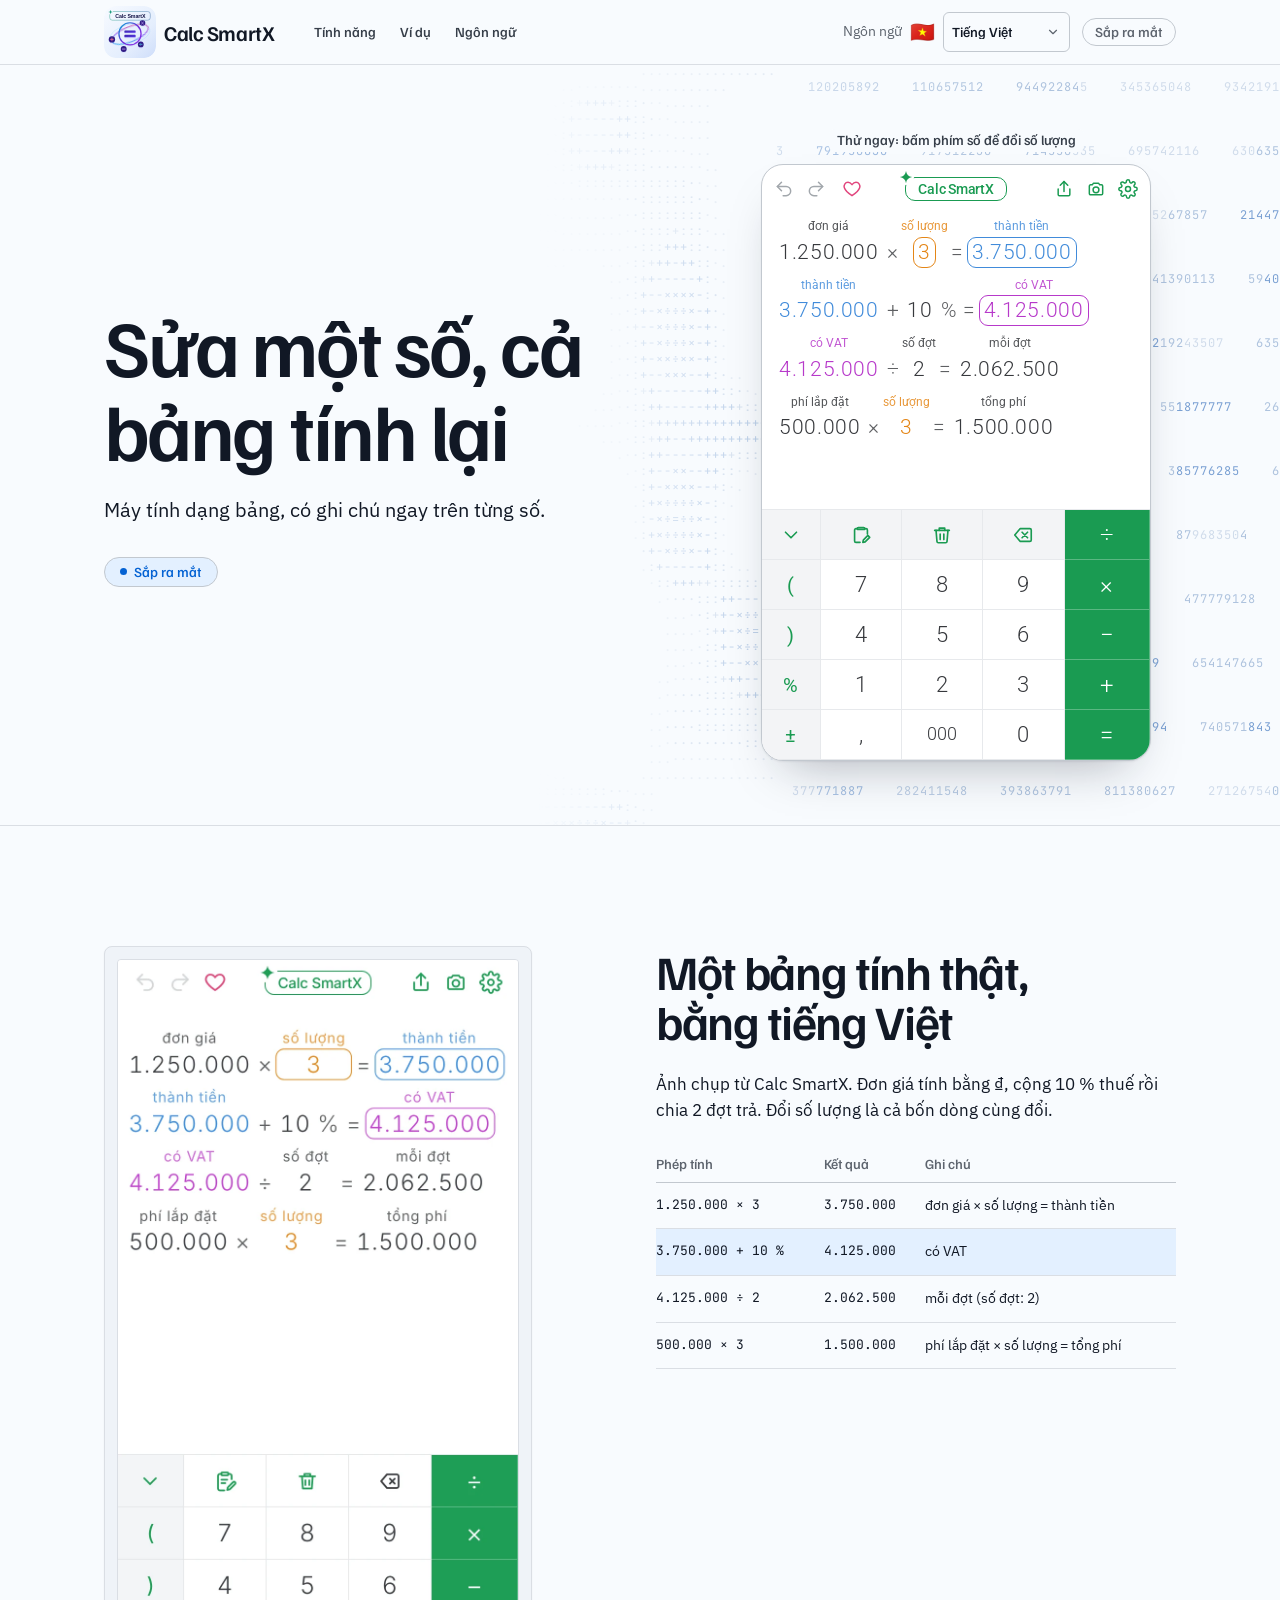
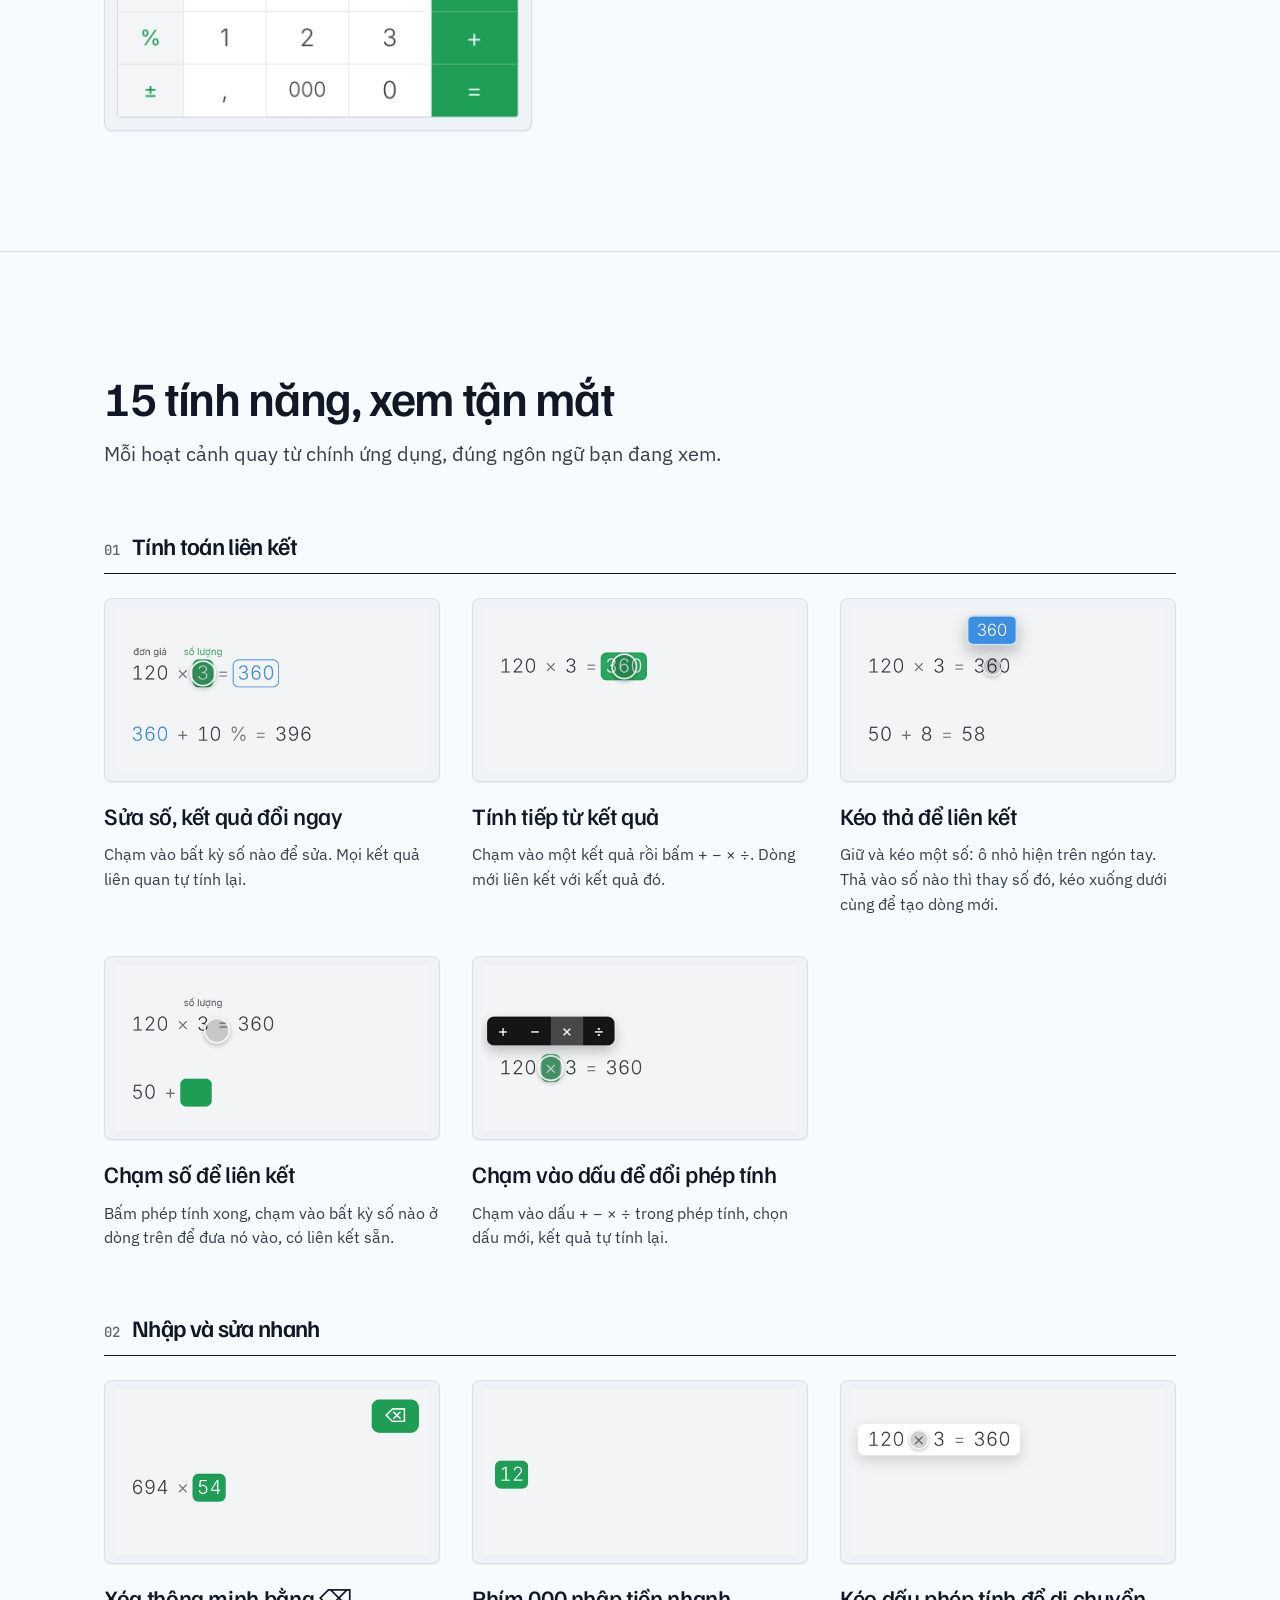
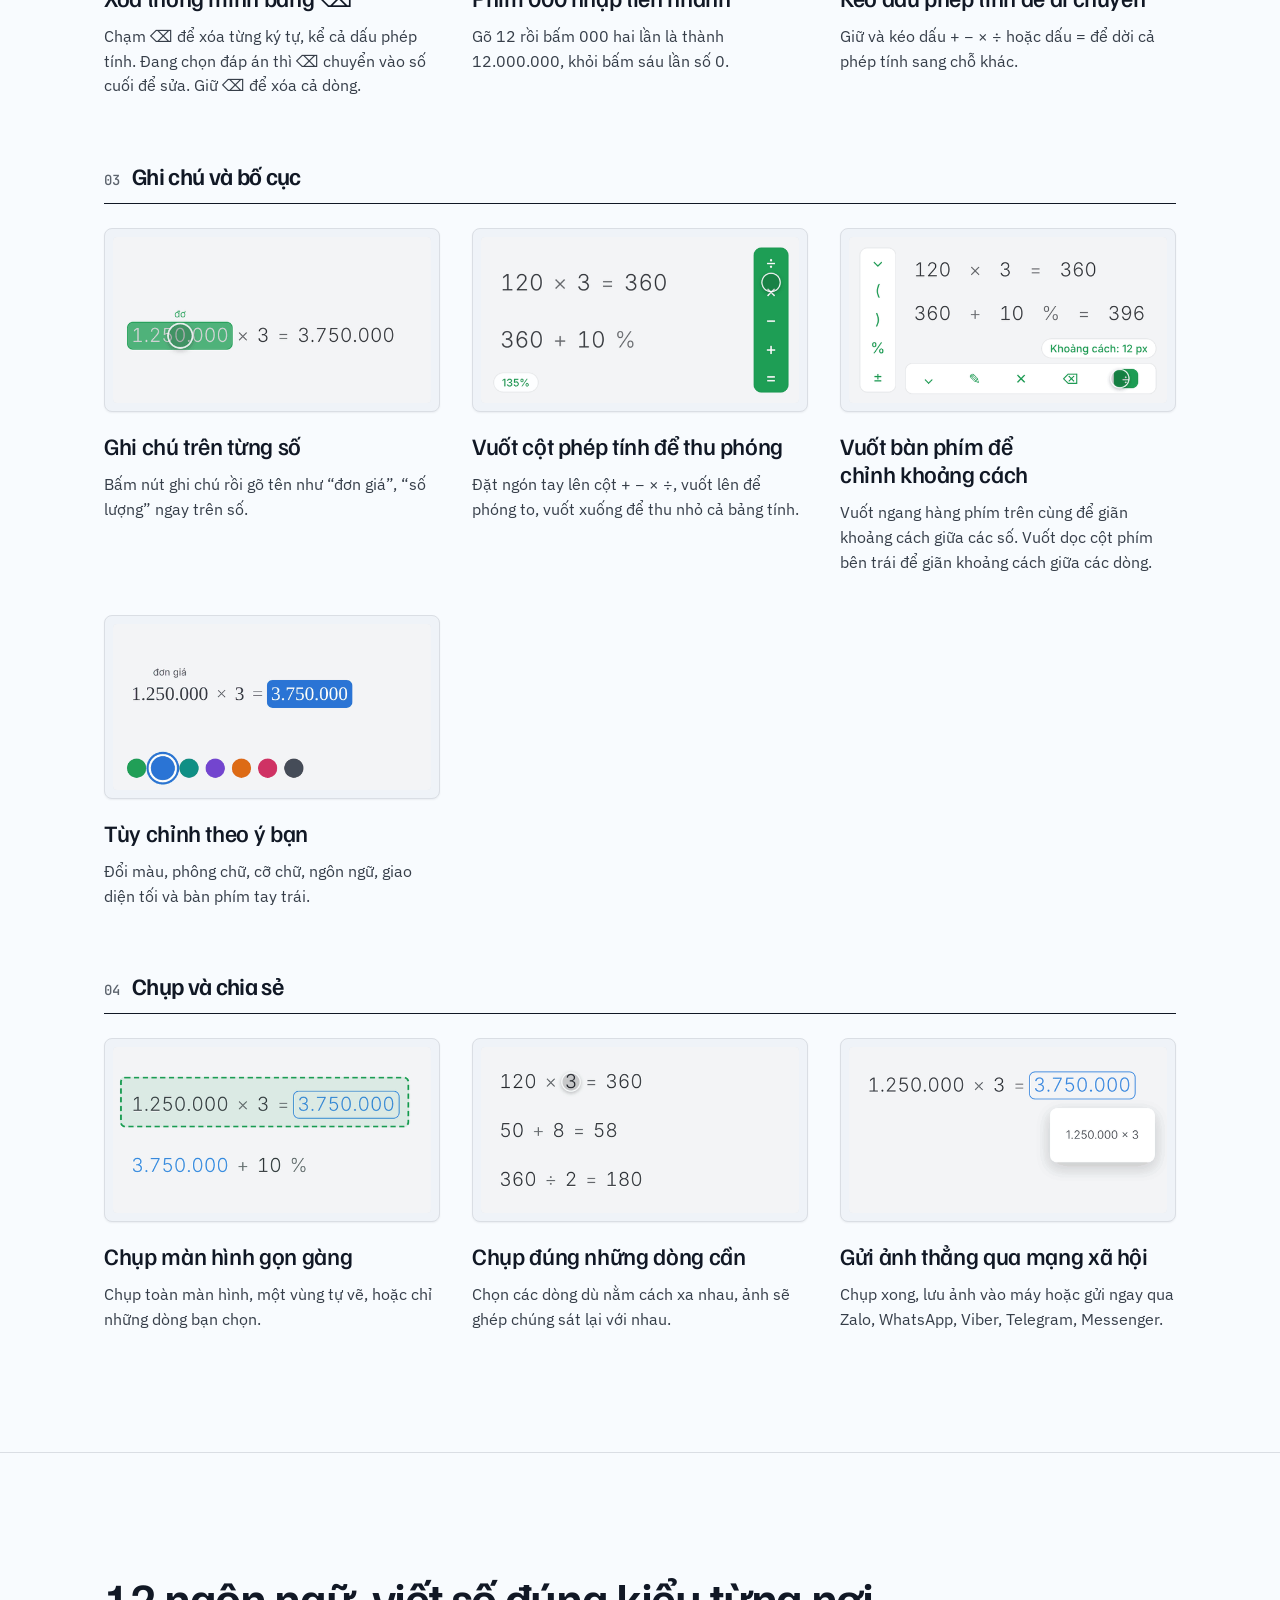
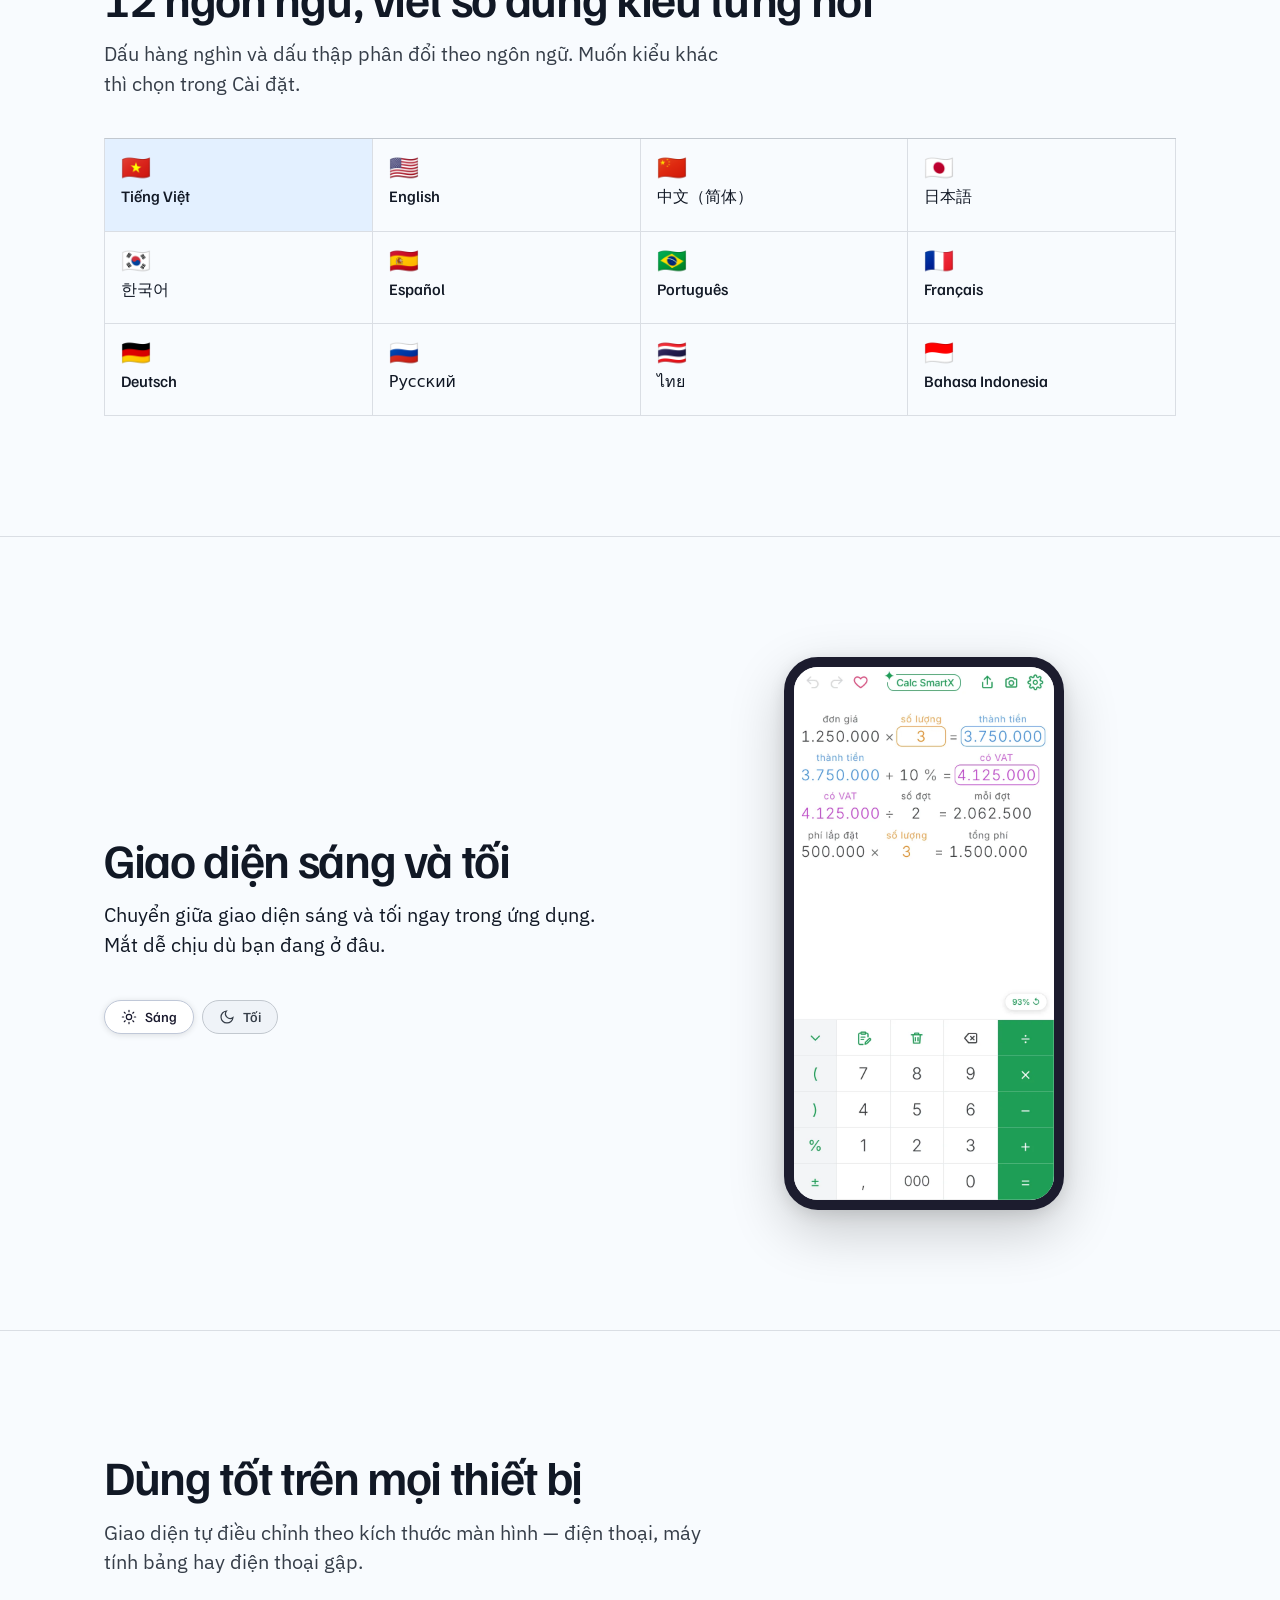
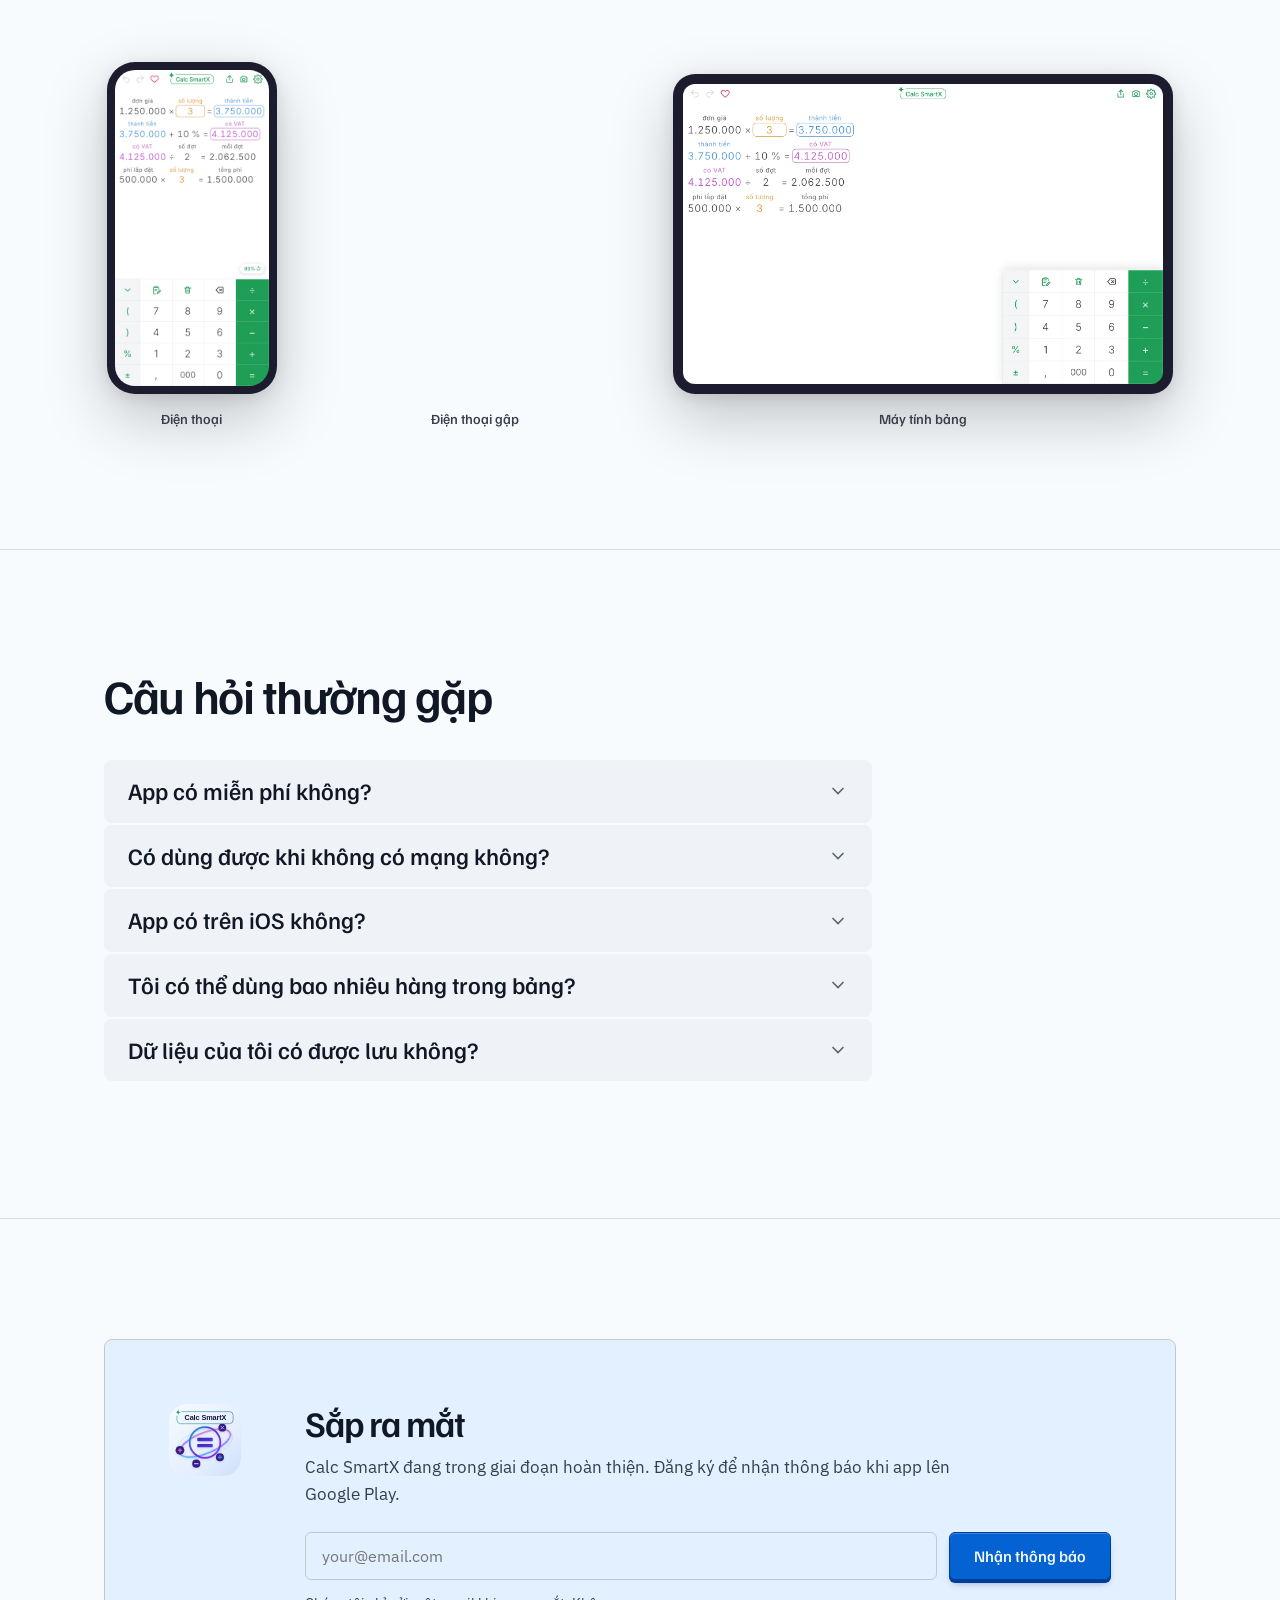
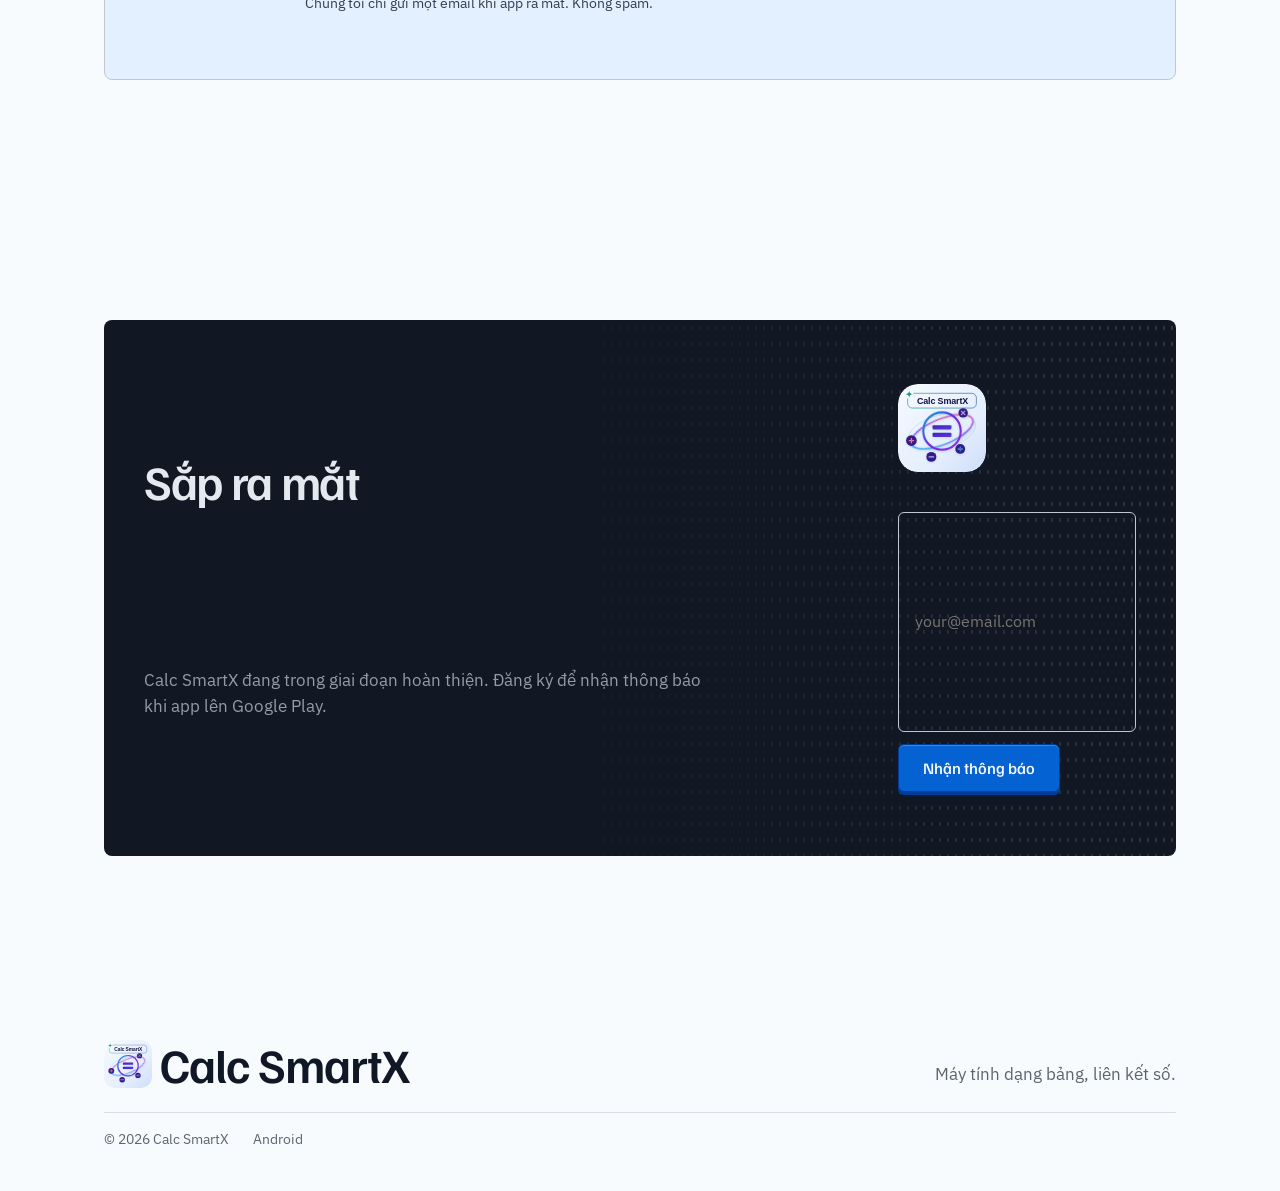
<file: index.html>
<!doctype html>
<html lang="vi" class="no-js">
<head>
<meta charset="utf-8">
<meta name="viewport" content="width=device-width,initial-scale=1">
<title>Calc SmartX: Máy tính dạng bảng, sửa một số cả bảng tự tính lại</title>
<meta name="description" content="Calc SmartX là máy tính dạng bảng: sửa một số, mọi kết quả liên quan tự tính lại. Ghi chú trên từng số, chụp gọn, gửi ngay qua Zalo. Có 12 ngôn ngữ.">
<link rel="canonical" href="https://nghiemtuan882.github.io/calc-smartx-web/">
<link rel="alternate" hreflang="vi" href="https://nghiemtuan882.github.io/calc-smartx-web/">
<link rel="alternate" hreflang="en" href="https://nghiemtuan882.github.io/calc-smartx-web/en/">
<link rel="alternate" hreflang="zh-Hans" href="https://nghiemtuan882.github.io/calc-smartx-web/zh/">
<link rel="alternate" hreflang="ja" href="https://nghiemtuan882.github.io/calc-smartx-web/ja/">
<link rel="alternate" hreflang="ko" href="https://nghiemtuan882.github.io/calc-smartx-web/ko/">
<link rel="alternate" hreflang="es" href="https://nghiemtuan882.github.io/calc-smartx-web/es/">
<link rel="alternate" hreflang="pt" href="https://nghiemtuan882.github.io/calc-smartx-web/pt/">
<link rel="alternate" hreflang="fr" href="https://nghiemtuan882.github.io/calc-smartx-web/fr/">
<link rel="alternate" hreflang="de" href="https://nghiemtuan882.github.io/calc-smartx-web/de/">
<link rel="alternate" hreflang="ru" href="https://nghiemtuan882.github.io/calc-smartx-web/ru/">
<link rel="alternate" hreflang="th" href="https://nghiemtuan882.github.io/calc-smartx-web/th/">
<link rel="alternate" hreflang="id" href="https://nghiemtuan882.github.io/calc-smartx-web/id/">
<link rel="alternate" hreflang="x-default" href="https://nghiemtuan882.github.io/calc-smartx-web/">
<meta property="og:type" content="website">
<meta property="og:title" content="Calc SmartX: Máy tính dạng bảng, sửa một số cả bảng tự tính lại">
<meta property="og:description" content="Calc SmartX là máy tính dạng bảng: sửa một số, mọi kết quả liên quan tự tính lại. Ghi chú trên từng số, chụp gọn, gửi ngay qua Zalo. Có 12 ngôn ngữ.">
<meta property="og:url" content="https://nghiemtuan882.github.io/calc-smartx-web/">
<meta property="og:image" content="https://nghiemtuan882.github.io/calc-smartx-web/static/og.png">
<meta property="og:locale" content="vi">
<meta name="twitter:card" content="summary_large_image">
<meta name="theme-color" content="#f7f9fc">
<link rel="icon" href="./static/logo.svg" type="image/svg+xml">
<link rel="apple-touch-icon" href="./static/apple-touch-icon.png">
<link rel="preconnect" href="https://fonts.googleapis.com">
<link rel="preconnect" href="https://fonts.gstatic.com" crossorigin>
<link href="https://fonts.googleapis.com/css2?family=Familjen+Grotesk:wght@400;500;600&family=Roboto:wght@300;400;500&family=IBM+Plex+Sans:wght@400;500&family=JetBrains+Mono:wght@400;500&display=swap" rel="stylesheet">
<link rel="stylesheet" href="./static/css/site.css">
<script type="application/ld+json">{"@context":"https://schema.org","@type":"MobileApplication","name":"Calc SmartX","operatingSystem":"Android","applicationCategory":"UtilitiesApplication","softwareVersion":"1.2","inLanguage":"vi","description":"Calc SmartX là máy tính dạng bảng: sửa một số, mọi kết quả liên quan tự tính lại. Ghi chú trên từng số, chụp gọn, gửi ngay qua Zalo. Có 12 ngôn ngữ.","url":"https://nghiemtuan882.github.io/calc-smartx-web/","image":"https://nghiemtuan882.github.io/calc-smartx-web/static/logo-512.png"}</script>
<script>try{var l=localStorage.getItem('csx-lang');if(l&&l!=='vi'&&["vi","en","zh","ja","ko","es","pt","fr","de","ru","th","id"].indexOf(l)>0)location.replace(l+'/')}catch(e){}</script>
</head>
<body>
<div id="splash" aria-hidden="true">
  <div class="splash__ring"><img src="./static/logo.svg" alt="Calc SmartX" width="72" height="72"></div>
  <div class="splash__name">Calc SmartX</div>
  <div class="splash__bar-wrap"><div class="splash__bar"></div></div>
</div>
<a class="skip" href="#main">Bỏ qua đến nội dung</a>
<header class="nav">
  <div class="container nav__in">
    <a class="brand" href=""><img src="./static/logo.svg" alt="" width="52" height="52">Calc SmartX</a>
    <nav class="nav__links" aria-label="Calc SmartX">
      <a href="#features">Tính năng</a>
      <a href="#example">Ví dụ</a>
      <a href="#languages">Ngôn ngữ</a>
    </nav>
    <div class="nav__end">
      <label class="langsel"><span class="langsel__lbl">Ngôn ngữ</span><span class="langsel__flag" aria-hidden="true">🇻🇳</span><select id="langsel"><option value="vi" data-href="" selected>Tiếng Việt</option><option value="en" data-href="en/">English</option><option value="zh" data-href="zh/">中文（简体）</option><option value="ja" data-href="ja/">日本語</option><option value="ko" data-href="ko/">한국어</option><option value="es" data-href="es/">Español</option><option value="pt" data-href="pt/">Português</option><option value="fr" data-href="fr/">Français</option><option value="de" data-href="de/">Deutsch</option><option value="ru" data-href="ru/">Русский</option><option value="th" data-href="th/">ไทย</option><option value="id" data-href="id/">Bahasa Indonesia</option></select><svg viewBox="0 0 24 24" fill="none" stroke="currentColor" stroke-width="2" stroke-linecap="round" stroke-linejoin="round" aria-hidden="true"><path d="m6 9 6 6 6-6"/></svg></label>
      <span class="nav__soon">Sắp ra mắt</span>
    </div>
  </div>
</header>

<main id="main">
  <section class="hero" aria-labelledby="h1">
    <canvas class="field" aria-hidden="true"></canvas>
    <div class="container hero__in">
      <div class="hero__text">
        <h1 id="h1">Sửa một số, cả bảng tính lại</h1>
        <p class="lead">Máy tính dạng bảng, có ghi chú ngay trên từng số.</p>
        <div class="hero__acts"><span class="hero__soon-badge">Sắp ra mắt</span></div>
      </div>
      <div class="hero__sheet">
        <p class="try" id="try">Thử ngay: bấm phím số để đổi số lượng</p>
        <div class="phone" id="sheet" data-ex="{&quot;price&quot;:1250000,&quot;qty&quot;:3,&quot;vat&quot;:10,&quot;parts&quot;:2,&quot;fee&quot;:500000,&quot;cur&quot;:&quot;₫&quot;,&quot;sep&quot;:&quot;dot&quot;}" role="group" aria-labelledby="try">
          <div class="ph__top" aria-hidden="true">
            <span class="ph__ic"><svg viewBox="0 0 24 24" fill="none" stroke="currentColor" stroke-width="1.8" stroke-linecap="round" stroke-linejoin="round" aria-hidden="true"><path d="M9 14 4 9l5-5"/><path d="M4 9h10.5a5.5 5.5 0 0 1 0 11H11"/></svg><svg viewBox="0 0 24 24" fill="none" stroke="currentColor" stroke-width="1.8" stroke-linecap="round" stroke-linejoin="round" aria-hidden="true"><path d="m15 14 5-5-5-5"/><path d="M20 9H9.5a5.5 5.5 0 0 0 0 11H13"/></svg><svg viewBox="0 0 24 24" fill="none" stroke="currentColor" stroke-width="1.8" stroke-linecap="round" stroke-linejoin="round" aria-hidden="true" class="heart"><path d="M12 20s-7.5-4.6-9.2-9.4C1.7 7.4 3.8 4 7.2 4c2 0 3.5 1.1 4.8 2.8C13.3 5.1 14.8 4 16.8 4c3.4 0 5.5 3.4 4.4 6.6C19.5 15.4 12 20 12 20z"/></svg></span>
            <span class="ph__brand"><svg class="spark" viewBox="0 0 24 24" aria-hidden="true"><path d="M12 1.5C12.7 7.3 16.7 11.3 22.5 12C16.7 12.7 12.7 16.7 12 22.5C11.3 16.7 7.3 12.7 1.5 12C7.3 11.3 11.3 7.3 12 1.5Z" fill="currentColor"/></svg>Calc SmartX</span>
            <span class="ph__ic"><svg viewBox="0 0 24 24" fill="none" stroke="currentColor" stroke-width="1.8" stroke-linecap="round" stroke-linejoin="round" aria-hidden="true"><path d="M12 3v12"/><path d="m7.5 7.5 4.5-4.5 4.5 4.5"/><path d="M5 12v6.5A1.5 1.5 0 0 0 6.5 20h11a1.5 1.5 0 0 0 1.5-1.5V12"/></svg><svg viewBox="0 0 24 24" fill="none" stroke="currentColor" stroke-width="1.8" stroke-linecap="round" stroke-linejoin="round" aria-hidden="true"><path d="M4 8.5A1.5 1.5 0 0 1 5.5 7h2l1.5-2h6l1.5 2h2A1.5 1.5 0 0 1 20 8.5v9a1.5 1.5 0 0 1-1.5 1.5h-13A1.5 1.5 0 0 1 4 17.5z"/><circle cx="12" cy="13" r="3.5"/></svg><svg viewBox="0 0 24 24" fill="none" stroke="currentColor" stroke-width="1.8" stroke-linecap="round" stroke-linejoin="round" aria-hidden="true"><circle cx="12" cy="12" r="3"/><path d="M19.4 15a1.7 1.7 0 0 0 .3 1.8l.1.1a2 2 0 1 1-2.8 2.8l-.1-.1a1.7 1.7 0 0 0-1.8-.3 1.7 1.7 0 0 0-1 1.5V21a2 2 0 1 1-4 0v-.1a1.7 1.7 0 0 0-1.1-1.5 1.7 1.7 0 0 0-1.8.3l-.1.1a2 2 0 1 1-2.8-2.8l.1-.1a1.7 1.7 0 0 0 .3-1.8 1.7 1.7 0 0 0-1.5-1H3a2 2 0 1 1 0-4h.1a1.7 1.7 0 0 0 1.5-1.1 1.7 1.7 0 0 0-.3-1.8l-.1-.1a2 2 0 1 1 2.8-2.8l.1.1a1.7 1.7 0 0 0 1.8.3H9a1.7 1.7 0 0 0 1-1.5V3a2 2 0 1 1 4 0v.1a1.7 1.7 0 0 0 1 1.5 1.7 1.7 0 0 0 1.8-.3l.1-.1a2 2 0 1 1 2.8 2.8l-.1.1a1.7 1.7 0 0 0-.3 1.8V9a1.7 1.7 0 0 0 1.5 1H21a2 2 0 1 1 0 4h-.1a1.7 1.7 0 0 0-1.5 1z"/></svg></span>
          </div>
          <div class="ph__sheet" aria-live="polite">
            <div class="ln"><span class="t"><small>đơn giá</small><b>1.250.000</b></span><span class="t o"><b>×</b></span><span class="t c3 box"><small>số lượng</small><b data-v="qty">3</b></span><span class="t o"><b>=</b></span><span class="t c1 box"><small>thành tiền</small><b data-v="amount">3.750.000</b></span></div>
            <div class="ln"><span class="t c1"><small>thành tiền</small><b data-v="amount">3.750.000</b></span><span class="t o"><b>+</b></span><span class="t"><b>10</b></span><span class="t o"><b>%</b></span><span class="t o"><b>=</b></span><span class="t c2 box"><small>có VAT</small><b data-v="vat">4.125.000</b></span></div>
            <div class="ln"><span class="t c2"><small>có VAT</small><b data-v="vat">4.125.000</b></span><span class="t o"><b>÷</b></span><span class="t"><small>số đợt</small><b>2</b></span><span class="t o"><b>=</b></span><span class="t"><small>mỗi đợt</small><b data-v="each">2.062.500</b></span></div>
            <div class="ln"><span class="t"><small>phí lắp đặt</small><b>500.000</b></span><span class="t o"><b>×</b></span><span class="t c3"><small>số lượng</small><b data-v="qty">3</b></span><span class="t o"><b>=</b></span><span class="t"><small>tổng phí</small><b data-v="total">1.500.000</b></span></div>
          </div>
          <div class="ph__pad"><button type="button" class="k tl" tabindex="-1" aria-hidden="true"><svg viewBox="0 0 24 24" fill="none" stroke="currentColor" stroke-width="1.8" stroke-linecap="round" stroke-linejoin="round" aria-hidden="true"><path d="m6 9 6 6 6-6"/></svg></button><button type="button" class="k tl" tabindex="-1" aria-hidden="true"><svg viewBox="0 0 24 24" fill="none" stroke="currentColor" stroke-width="1.8" stroke-linecap="round" stroke-linejoin="round" aria-hidden="true"><path d="M9 4h6a1 1 0 0 1 1 1v1H8V5a1 1 0 0 1 1-1z"/><path d="M16 5h1.5A1.5 1.5 0 0 1 19 6.5V11M8 5H6.5A1.5 1.5 0 0 0 5 6.5v12A1.5 1.5 0 0 0 6.5 20H11"/><path d="m14 20 .5-2.5 5-5 2 2-5 5z"/></svg></button><button type="button" class="k tl" data-k="clear"><svg viewBox="0 0 24 24" fill="none" stroke="currentColor" stroke-width="1.8" stroke-linecap="round" stroke-linejoin="round" aria-hidden="true"><path d="M4 7h16"/><path d="M10 11v6M14 11v6"/><path d="M5.5 7l1 12a1.5 1.5 0 0 0 1.5 1.4h8a1.5 1.5 0 0 0 1.5-1.4l1-12"/><path d="M9 7V4.5h6V7"/></svg></button><button type="button" class="k tl" data-k="bs"><svg viewBox="0 0 24 24" fill="none" stroke="currentColor" stroke-width="1.8" stroke-linecap="round" stroke-linejoin="round" aria-hidden="true"><path d="M9 5h10.5A1.5 1.5 0 0 1 21 6.5v11a1.5 1.5 0 0 1-1.5 1.5H9l-6-7z"/><path d="m11 9 6 6M17 9l-6 6"/></svg></button><button type="button" class="k op" tabindex="-1" aria-hidden="true">÷</button><button type="button" class="k tl" tabindex="-1" aria-hidden="true">(</button><button type="button" class="k " data-k="7">7</button><button type="button" class="k " data-k="8">8</button><button type="button" class="k " data-k="9">9</button><button type="button" class="k op" tabindex="-1" aria-hidden="true">×</button><button type="button" class="k tl" tabindex="-1" aria-hidden="true">)</button><button type="button" class="k " data-k="4">4</button><button type="button" class="k " data-k="5">5</button><button type="button" class="k " data-k="6">6</button><button type="button" class="k op" tabindex="-1" aria-hidden="true">−</button><button type="button" class="k tl" tabindex="-1" aria-hidden="true">%</button><button type="button" class="k " data-k="1">1</button><button type="button" class="k " data-k="2">2</button><button type="button" class="k " data-k="3">3</button><button type="button" class="k op" tabindex="-1" aria-hidden="true">+</button><button type="button" class="k tl" tabindex="-1" aria-hidden="true">±</button><button type="button" class="k " tabindex="-1" aria-hidden="true">,</button><button type="button" class="k k000" data-k="000">000</button><button type="button" class="k " data-k="0">0</button><button type="button" class="k op" tabindex="-1" aria-hidden="true">=</button></div>
        </div>
      </div>
    </div>
  </section>

  <section class="sec" id="example" aria-labelledby="h-ex">
    <div class="container ex">
      <figure class="ex__shot cut" style="margin:0"><img src="./static/shots/vi.webp" width="824" height="1560" loading="lazy" decoding="async" alt="Calc SmartX hiện bảng tính mẫu bằng tiếng Việt"></figure>
      <div class="ex__body">
        <h2 id="h-ex">Một bảng tính thật, bằng tiếng Việt</h2>
        <p>Ảnh chụp từ Calc SmartX. Đơn giá tính bằng ₫, cộng 10 % thuế rồi chia 2 đợt trả. Đổi số lượng là cả bốn dòng cùng đổi.</p>
        <div class="ledger-wrap">
          <table class="ledger">
            <thead><tr><th scope="col">Phép tính</th><th scope="col">Kết quả</th><th scope="col">Ghi chú</th></tr></thead>
            <tbody><tr><td class="m">1.250.000 × 3</td><td class="m">3.750.000</td><td>đơn giá × số lượng = thành tiền</td></tr><tr class="hit"><td class="m">3.750.000 + 10 %</td><td class="m">4.125.000</td><td>có VAT</td></tr><tr><td class="m">4.125.000 ÷ 2</td><td class="m">2.062.500</td><td>mỗi đợt (số đợt: 2)</td></tr><tr><td class="m">500.000 × 3</td><td class="m">1.500.000</td><td>phí lắp đặt × số lượng = tổng phí</td></tr></tbody>
          </table>
        </div>
      </div>
    </div>
  </section>

  <section class="sec" id="features" aria-labelledby="h-feat">
    <div class="container">
      <div class="sec__head">
        <h2 id="h-feat">15 tính năng, xem tận mắt</h2>
        <p class="lead">Mỗi hoạt cảnh quay từ chính ứng dụng, đúng ngôn ngữ bạn đang xem.</p>
      </div>
      
      <div class="grp">
        <div class="grp__h"><span aria-hidden="true">01</span><h3>Tính toán liên kết</h3></div>
        <ul class="feats">
          <li class="feat">
            <div class="feat__clip cut"><img src="./static/gif/vi-f1.gif" width="546" height="285" loading="lazy" decoding="async" alt="Sửa số, kết quả đổi ngay"></div>
            <h4>Sửa số, kết quả đổi ngay</h4>
            <p>Chạm vào bất kỳ số nào để sửa. Mọi kết quả liên quan tự tính lại.</p>
          </li>
          <li class="feat">
            <div class="feat__clip cut"><img src="./static/gif/vi-f2.gif" width="546" height="285" loading="lazy" decoding="async" alt="Tính tiếp từ kết quả"></div>
            <h4>Tính tiếp từ kết quả</h4>
            <p>Chạm vào một kết quả rồi bấm + − × ÷. Dòng mới liên kết với kết quả đó.</p>
          </li>
          <li class="feat">
            <div class="feat__clip cut"><img src="./static/gif/vi-f3.gif" width="546" height="285" loading="lazy" decoding="async" alt="Kéo thả để liên kết"></div>
            <h4>Kéo thả để liên kết</h4>
            <p>Giữ và kéo một số: ô nhỏ hiện trên ngón tay. Thả vào số nào thì thay số đó, kéo xuống dưới cùng để tạo dòng mới.</p>
          </li>
          <li class="feat">
            <div class="feat__clip cut"><img src="./static/gif/vi-f7.gif" width="546" height="285" loading="lazy" decoding="async" alt="Chạm số để liên kết"></div>
            <h4>Chạm số để liên kết</h4>
            <p>Bấm phép tính xong, chạm vào bất kỳ số nào ở dòng trên để đưa nó vào, có liên kết sẵn.</p>
          </li>
          <li class="feat">
            <div class="feat__clip cut"><img src="./static/gif/vi-f11.gif" width="546" height="285" loading="lazy" decoding="async" alt="Chạm vào dấu để đổi phép tính"></div>
            <h4>Chạm vào dấu để đổi phép tính</h4>
            <p>Chạm vào dấu + − × ÷ trong phép tính, chọn dấu mới, kết quả tự tính lại.</p>
          </li>
        </ul>
      </div>
      <div class="grp">
        <div class="grp__h"><span aria-hidden="true">02</span><h3>Nhập và sửa nhanh</h3></div>
        <ul class="feats">
          <li class="feat">
            <div class="feat__clip cut"><img src="./static/gif/vi-f12.gif" width="546" height="285" loading="lazy" decoding="async" alt="Xóa thông minh bằng ⌫"></div>
            <h4>Xóa thông minh bằng ⌫</h4>
            <p>Chạm ⌫ để xóa từng ký tự, kể cả dấu phép tính. Đang chọn đáp án thì ⌫ chuyển vào số cuối để sửa. Giữ ⌫ để xóa cả dòng.</p>
          </li>
          <li class="feat">
            <div class="feat__clip cut"><img src="./static/gif/vi-f13.gif" width="546" height="285" loading="lazy" decoding="async" alt="Phím 000 nhập tiền nhanh"></div>
            <h4>Phím 000 nhập tiền nhanh</h4>
            <p>Gõ 12 rồi bấm 000 hai lần là thành 12.000.000, khỏi bấm sáu lần số 0.</p>
          </li>
          <li class="feat">
            <div class="feat__clip cut"><img src="./static/gif/vi-f9.gif" width="546" height="285" loading="lazy" decoding="async" alt="Kéo dấu phép tính để di chuyển"></div>
            <h4>Kéo dấu phép tính để di chuyển</h4>
            <p>Giữ và kéo dấu + − × ÷ hoặc dấu = để dời cả phép tính sang chỗ khác.</p>
          </li>
        </ul>
      </div>
      <div class="grp">
        <div class="grp__h"><span aria-hidden="true">03</span><h3>Ghi chú và bố cục</h3></div>
        <ul class="feats">
          <li class="feat">
            <div class="feat__clip cut"><img src="./static/gif/vi-f4.gif" width="546" height="285" loading="lazy" decoding="async" alt="Ghi chú trên từng số"></div>
            <h4>Ghi chú trên từng số</h4>
            <p>Bấm nút ghi chú rồi gõ tên như “đơn giá”, “số lượng” ngay trên số.</p>
          </li>
          <li class="feat">
            <div class="feat__clip cut"><img src="./static/gif/vi-f10.gif" width="546" height="285" loading="lazy" decoding="async" alt="Vuốt cột phép tính để thu phóng"></div>
            <h4>Vuốt cột phép tính để thu phóng</h4>
            <p>Đặt ngón tay lên cột + − × ÷, vuốt lên để phóng to, vuốt xuống để thu nhỏ cả bảng tính.</p>
          </li>
          <li class="feat">
            <div class="feat__clip cut"><img src="./static/gif/vi-f14.gif" width="546" height="285" loading="lazy" decoding="async" alt="Vuốt bàn phím để chỉnh khoảng cách"></div>
            <h4>Vuốt bàn phím để chỉnh khoảng cách</h4>
            <p>Vuốt ngang hàng phím trên cùng để giãn khoảng cách giữa các số. Vuốt dọc cột phím bên trái để giãn khoảng cách giữa các dòng.</p>
          </li>
          <li class="feat">
            <div class="feat__clip cut"><img src="./static/gif/vi-f6.gif" width="546" height="285" loading="lazy" decoding="async" alt="Tùy chỉnh theo ý bạn"></div>
            <h4>Tùy chỉnh theo ý bạn</h4>
            <p>Đổi màu, phông chữ, cỡ chữ, ngôn ngữ, giao diện tối và bàn phím tay trái.</p>
          </li>
        </ul>
      </div>
      <div class="grp">
        <div class="grp__h"><span aria-hidden="true">04</span><h3>Chụp và chia sẻ</h3></div>
        <ul class="feats">
          <li class="feat">
            <div class="feat__clip cut"><img src="./static/gif/vi-f5.gif" width="546" height="285" loading="lazy" decoding="async" alt="Chụp màn hình gọn gàng"></div>
            <h4>Chụp màn hình gọn gàng</h4>
            <p>Chụp toàn màn hình, một vùng tự vẽ, hoặc chỉ những dòng bạn chọn.</p>
          </li>
          <li class="feat">
            <div class="feat__clip cut"><img src="./static/gif/vi-f8.gif" width="546" height="285" loading="lazy" decoding="async" alt="Chụp đúng những dòng cần"></div>
            <h4>Chụp đúng những dòng cần</h4>
            <p>Chọn các dòng dù nằm cách xa nhau, ảnh sẽ ghép chúng sát lại với nhau.</p>
          </li>
          <li class="feat">
            <div class="feat__clip cut"><img src="./static/gif/vi-f15.gif" width="546" height="285" loading="lazy" decoding="async" alt="Gửi ảnh thẳng qua mạng xã hội"></div>
            <h4>Gửi ảnh thẳng qua mạng xã hội</h4>
            <p>Chụp xong, lưu ảnh vào máy hoặc gửi ngay qua Zalo, WhatsApp, Viber, Telegram, Messenger.</p>
          </li>
        </ul>
      </div>
    </div>
  </section>

  <section class="sec" id="languages" aria-labelledby="h-lang">
    <div class="container">
      <div class="sec__head">
        <h2 id="h-lang">12 ngôn ngữ, viết số đúng kiểu từng nơi</h2>
        <p class="lead">Dấu hàng nghìn và dấu thập phân đổi theo ngôn ngữ. Muốn kiểu khác thì chọn trong Cài đặt.</p>
      </div>
      <ul class="langs"><li><a href="" hreflang="vi" lang="vi" data-lang="vi" aria-current="page"><span class="flag" aria-hidden="true">🇻🇳</span><strong>Tiếng Việt</strong></a></li><li><a href="en/" hreflang="en" lang="en" data-lang="en"><span class="flag" aria-hidden="true">🇺🇸</span><strong>English</strong></a></li><li><a href="zh/" hreflang="zh-Hans" lang="zh-Hans" data-lang="zh"><span class="flag" aria-hidden="true">🇨🇳</span><strong>中文（简体）</strong></a></li><li><a href="ja/" hreflang="ja" lang="ja" data-lang="ja"><span class="flag" aria-hidden="true">🇯🇵</span><strong>日本語</strong></a></li><li><a href="ko/" hreflang="ko" lang="ko" data-lang="ko"><span class="flag" aria-hidden="true">🇰🇷</span><strong>한국어</strong></a></li><li><a href="es/" hreflang="es" lang="es" data-lang="es"><span class="flag" aria-hidden="true">🇪🇸</span><strong>Español</strong></a></li><li><a href="pt/" hreflang="pt" lang="pt" data-lang="pt"><span class="flag" aria-hidden="true">🇧🇷</span><strong>Português</strong></a></li><li><a href="fr/" hreflang="fr" lang="fr" data-lang="fr"><span class="flag" aria-hidden="true">🇫🇷</span><strong>Français</strong></a></li><li><a href="de/" hreflang="de" lang="de" data-lang="de"><span class="flag" aria-hidden="true">🇩🇪</span><strong>Deutsch</strong></a></li><li><a href="ru/" hreflang="ru" lang="ru" data-lang="ru"><span class="flag" aria-hidden="true">🇷🇺</span><strong>Русский</strong></a></li><li><a href="th/" hreflang="th" lang="th" data-lang="th"><span class="flag" aria-hidden="true">🇹🇭</span><strong>ไทย</strong></a></li><li><a href="id/" hreflang="id" lang="id" data-lang="id"><span class="flag" aria-hidden="true">🇮🇩</span><strong>Bahasa Indonesia</strong></a></li></ul>
    </div>
  </section>

  <section class="sec theme-sec" id="themes" aria-labelledby="h-themes">
    <div class="container">
      <div class="theme-layout">
        <div class="theme-text">
          <h2 id="h-themes">Giao diện sáng và tối</h2>
          <p class="lead">Chuyển giữa giao diện sáng và tối ngay trong ứng dụng. Mắt dễ chịu dù bạn đang ở đâu.</p>
          <div class="theme-toggle" role="group">
            <button class="theme-btn theme-btn--light is-active" data-theme="light">
              <svg viewBox="0 0 24 24" fill="none" stroke="currentColor" stroke-width="1.8" stroke-linecap="round" aria-hidden="true"><circle cx="12" cy="12" r="4"/><path d="M12 2v2M12 20v2M4.93 4.93l1.41 1.41M17.66 17.66l1.41 1.41M2 12h2M20 12h2M6.34 17.66l-1.41 1.41M19.07 4.93l-1.41 1.41"/></svg>
              Sáng
            </button>
            <button class="theme-btn theme-btn--dark" data-theme="dark">
              <svg viewBox="0 0 24 24" fill="none" stroke="currentColor" stroke-width="1.8" stroke-linecap="round" aria-hidden="true"><path d="M21 12.79A9 9 0 1 1 11.21 3 7 7 0 0 0 21 12.79z"/></svg>
              Tối
            </button>
          </div>
        </div>
        <div class="theme-preview">
          <div class="theme-mockup" id="theme-mockup" data-active="light">
            <img class="tm-light" src="./static/shots/ui/vi-light.webp" width="780" height="1600" loading="lazy" decoding="async" alt="Sáng – Calc SmartX">
            <img class="tm-dark" src="./static/shots/ui/vi-dark.webp" width="780" height="1600" loading="lazy" decoding="async" alt="Tối – Calc SmartX">
          </div>
        </div>
      </div>
    </div>
  </section>

  <section class="sec device-sec" id="devices" aria-labelledby="h-devices">
    <div class="container">
      <div class="sec__head">
        <h2 id="h-devices">Dùng tốt trên mọi thiết bị</h2>
        <p class="lead">Giao diện tự điều chỉnh theo kích thước màn hình — điện thoại, máy tính bảng hay điện thoại gập.</p>
      </div>
      <div class="devices">
        <figure class="dev dev-phone">
          <div class="dev-shell"><img class="dev-img" src="./static/shots/ui/vi-light.webp" width="780" height="1600" loading="lazy" decoding="async" alt="Điện thoại – Calc SmartX"></div>
          <figcaption>Điện thoại</figcaption>
        </figure>
        <figure class="dev dev-fold">
          <button type="button" class="fold is-closed" id="fold" aria-label="Điện thoại gập">
            <span class="fold__half fold__right"><img src="./static/shots/ui/vi-fold-open.webp" width="1500" height="1664" loading="lazy" decoding="async" alt="Điện thoại gập – Calc SmartX"></span>
            <span class="fold__flap">
              <span class="fold__face fold__front"><img src="./static/shots/ui/vi-fold-open.webp" width="1500" height="1664" loading="lazy" decoding="async" alt=""></span>
              <span class="fold__face fold__back"><img src="./static/shots/ui/vi-fold-cover.webp" width="824" height="1920" loading="lazy" decoding="async" alt=""></span>
            </span>
          </button>
          <figcaption>Điện thoại gập</figcaption>
        </figure>
        <figure class="dev dev-tablet">
          <div class="dev-shell"><img class="dev-img" src="./static/shots/ui/vi-tablet.webp" width="1707" height="1068" loading="lazy" decoding="async" alt="Máy tính bảng – Calc SmartX"></div>
          <figcaption>Máy tính bảng</figcaption>
        </figure>
      </div>
    </div>
  </section>

  <section class="sec faq-sec" id="faq" aria-labelledby="h-faq">
    <div class="container">
      <div class="sec__head">
        <h2 id="h-faq">Câu hỏi thường gặp</h2>
      </div>
      <dl class="faq">
        <div class="faq__item">
          <dt><button class="faq__q" aria-expanded="false">App có miễn phí không?<svg viewBox="0 0 24 24" fill="none" stroke="currentColor" stroke-width="2" stroke-linecap="round" aria-hidden="true"><path d="m6 9 6 6 6-6"/></svg></button></dt>
          <dd class="faq__a" hidden>Calc SmartX miễn phí hoàn toàn, không quảng cáo, không mua thêm trong app.</dd>
        </div>
        <div class="faq__item">
          <dt><button class="faq__q" aria-expanded="false">Có dùng được khi không có mạng không?<svg viewBox="0 0 24 24" fill="none" stroke="currentColor" stroke-width="2" stroke-linecap="round" aria-hidden="true"><path d="m6 9 6 6 6-6"/></svg></button></dt>
          <dd class="faq__a" hidden>Có. App tính toán hoàn toàn trên máy, không cần kết nối internet.</dd>
        </div>
        <div class="faq__item">
          <dt><button class="faq__q" aria-expanded="false">App có trên iOS không?<svg viewBox="0 0 24 24" fill="none" stroke="currentColor" stroke-width="2" stroke-linecap="round" aria-hidden="true"><path d="m6 9 6 6 6-6"/></svg></button></dt>
          <dd class="faq__a" hidden>Hiện tại Calc SmartX có trên Android. Phiên bản iOS đang trong kế hoạch phát triển.</dd>
        </div>
        <div class="faq__item">
          <dt><button class="faq__q" aria-expanded="false">Tôi có thể dùng bao nhiêu hàng trong bảng?<svg viewBox="0 0 24 24" fill="none" stroke="currentColor" stroke-width="2" stroke-linecap="round" aria-hidden="true"><path d="m6 9 6 6 6-6"/></svg></button></dt>
          <dd class="faq__a" hidden>Không giới hạn số hàng. Bảng tính có thể dài bao nhiêu tuỳ bạn.</dd>
        </div>
        <div class="faq__item">
          <dt><button class="faq__q" aria-expanded="false">Dữ liệu của tôi có được lưu không?<svg viewBox="0 0 24 24" fill="none" stroke="currentColor" stroke-width="2" stroke-linecap="round" aria-hidden="true"><path d="m6 9 6 6 6-6"/></svg></button></dt>
          <dd class="faq__a" hidden>Dữ liệu được lưu trực tiếp trên thiết bị của bạn, không gửi lên máy chủ nào.</dd>
        </div>
      </dl>
    </div>
  </section>

  <section class="soon-sec" id="soon" aria-labelledby="h-soon">
    <div class="container">
      <div class="soon__panel">
        <div class="soon__icon"><img src="./static/logo.svg" alt="" width="72" height="72"></div>
        <div class="soon__body">
          <h2 id="h-soon">Sắp ra mắt</h2>
          <p>Calc SmartX đang trong giai đoạn hoàn thiện. Đăng ký để nhận thông báo khi app lên Google Play.</p>
          <form class="soon__form" action="https://formspree.io/f/xvgrzojn" method="POST" novalidate>
            <input type="email" name="email" required placeholder="your@email.com" autocomplete="email">
            <button type="submit" class="key key--primary">Nhận thông báo</button>
          </form>
          <p class="soon__note">Chúng tôi chỉ gửi một email khi app ra mắt. Không spam.</p>
        </div>
      </div>
    </div>
  </section>

  <section class="dl" aria-labelledby="h-dl">
    <div class="container">
      <div class="dl__panel">
        <div class="gfield" aria-hidden="true"></div>
        <h2 id="h-dl">Sắp ra mắt</h2>
        <p>Calc SmartX đang trong giai đoạn hoàn thiện. Đăng ký để nhận thông báo khi app lên Google Play.</p>
        <div class="dl__act"><img src="./static/logo.svg" alt="" width="88" height="88">
          <form class="soon__form soon__form--inline" action="https://formspree.io/f/xvgrzojn" method="POST" novalidate>
            <input type="email" name="email" required placeholder="your@email.com" autocomplete="email">
            <button type="submit" class="key key--primary">Nhận thông báo</button>
          </form>
        </div>
      </div>
    </div>
  </section>
</main>

<footer class="foot">
  <div class="container">
    <div class="foot__mast">
      <a class="brand" href=""><img src="./static/logo.svg" alt="" width="48" height="48">Calc SmartX</a>
      <p>Máy tính dạng bảng, liên kết số.</p>
    </div>
    <div class="foot__row">
      <span>© 2026 Calc SmartX</span>
      <span>Android</span>
    </div>
  </div>
</footer>
<script src="./static/js/site.js" defer></script>
</body>
</html>
</file>
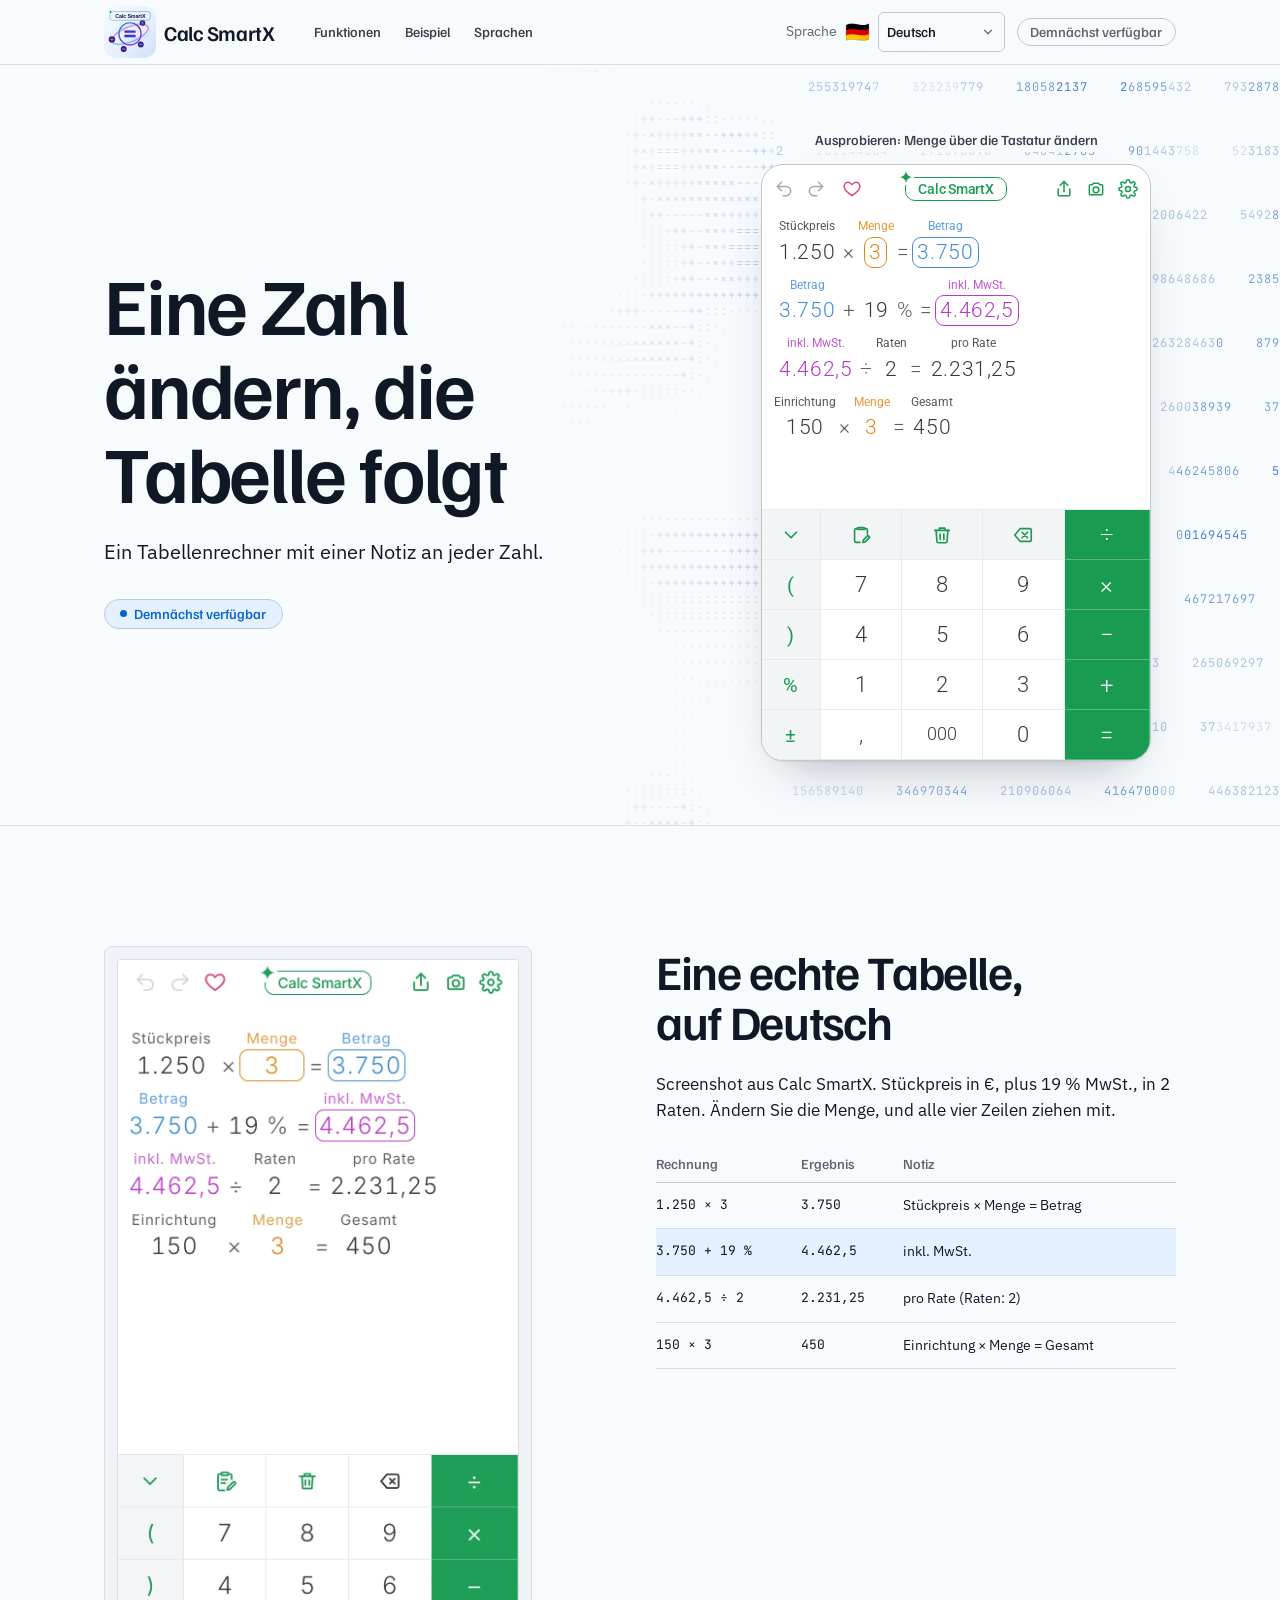
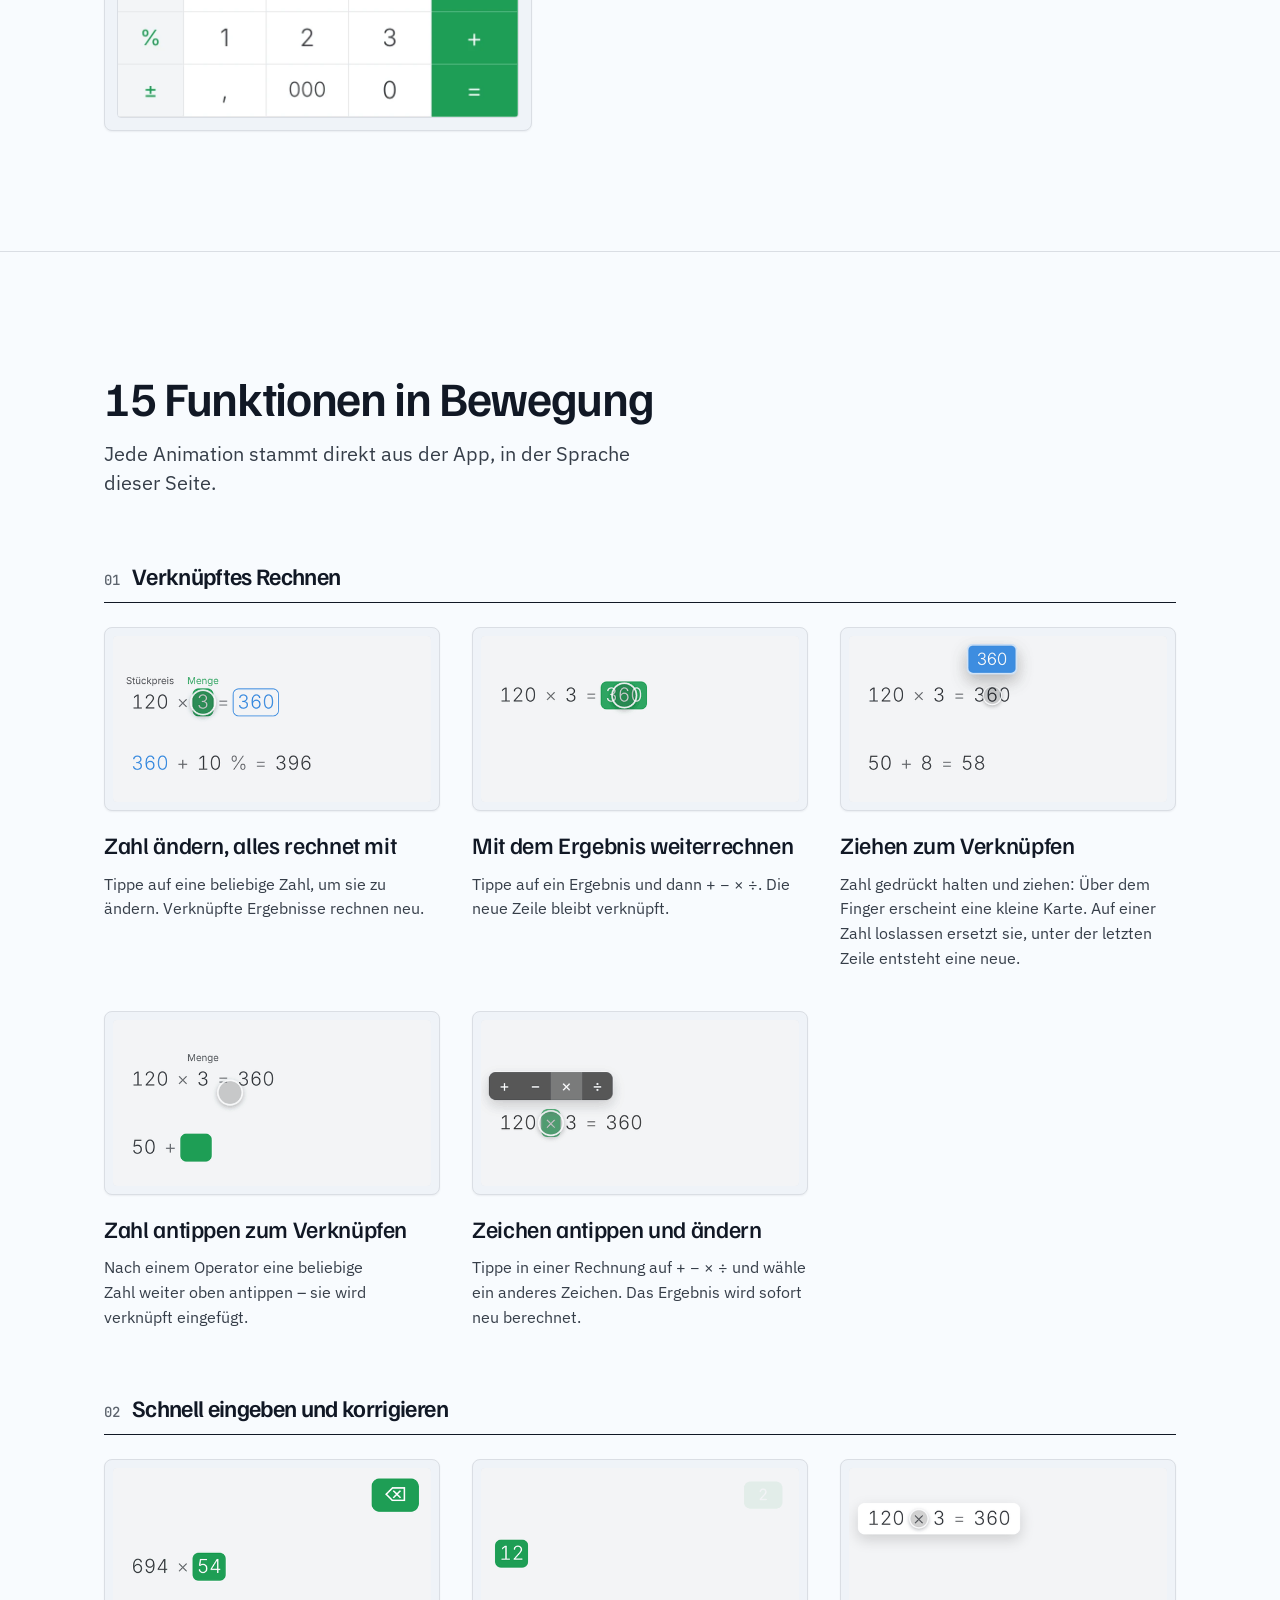
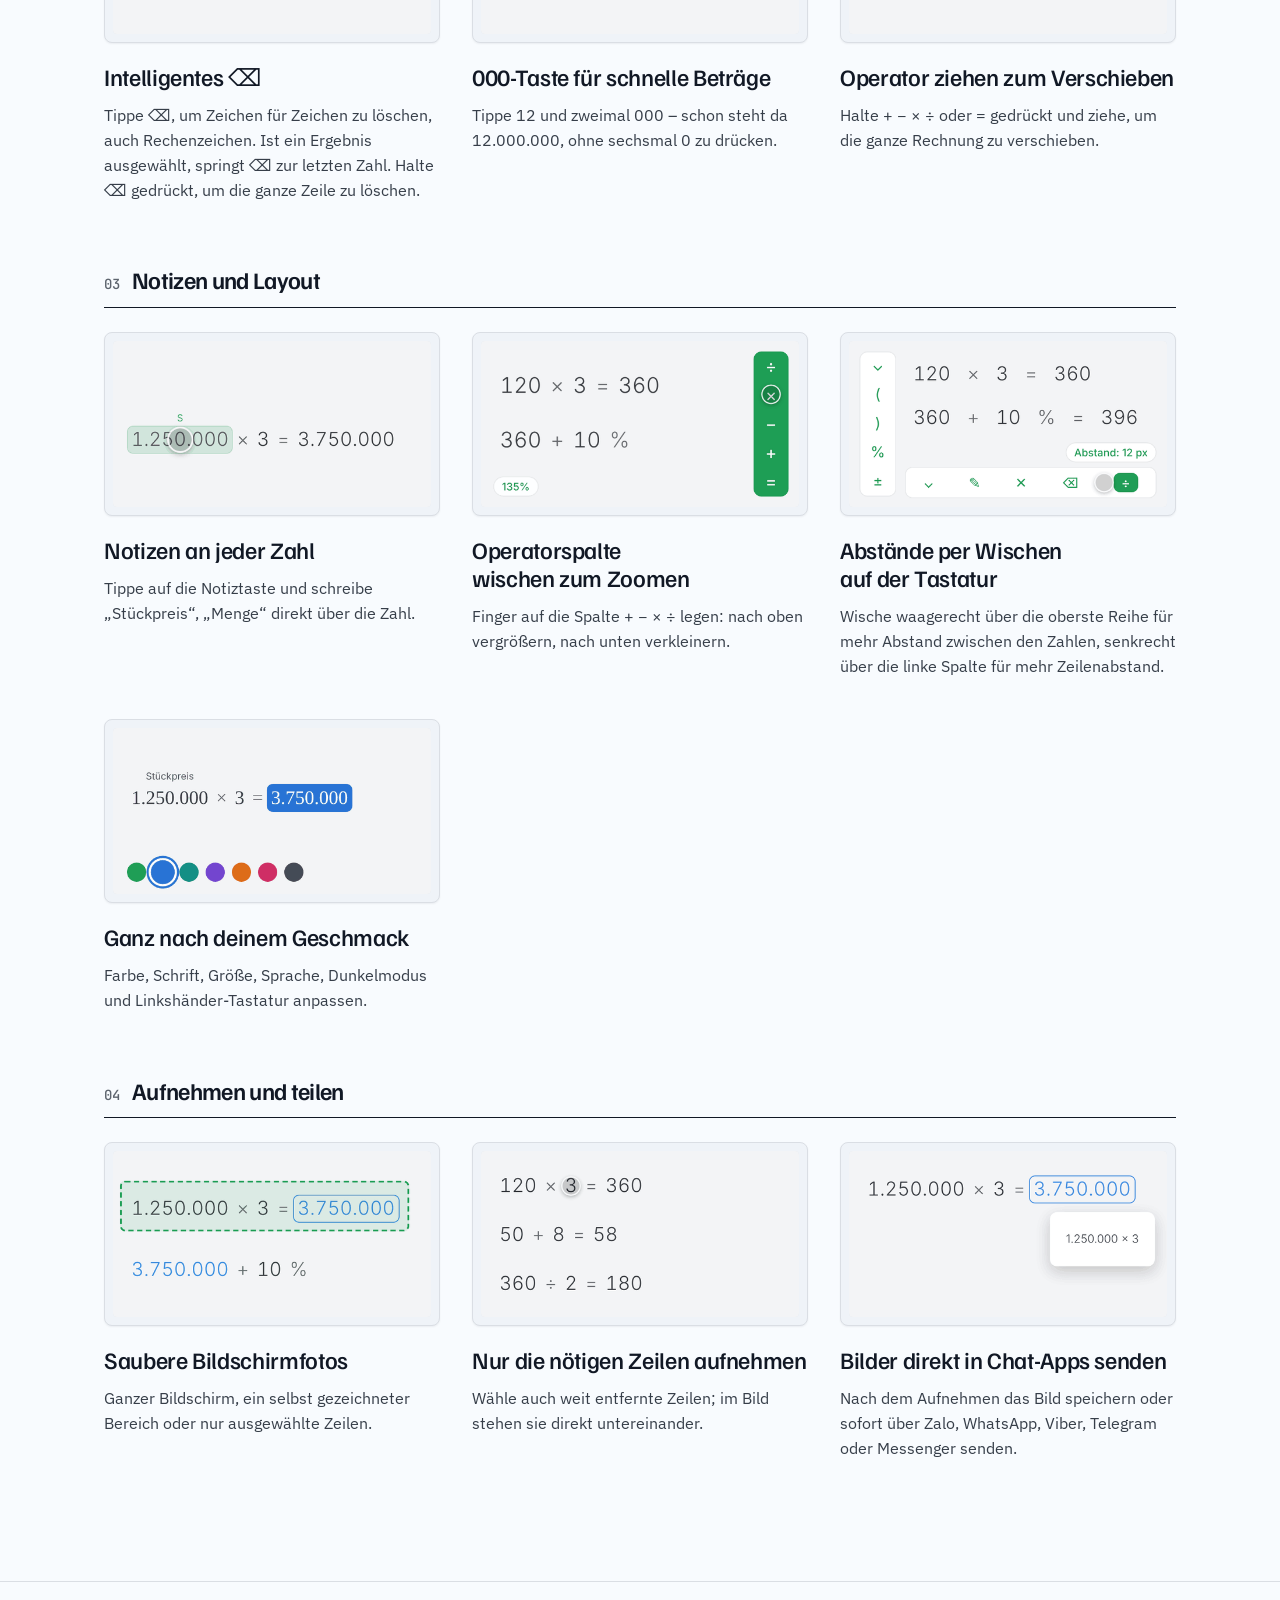
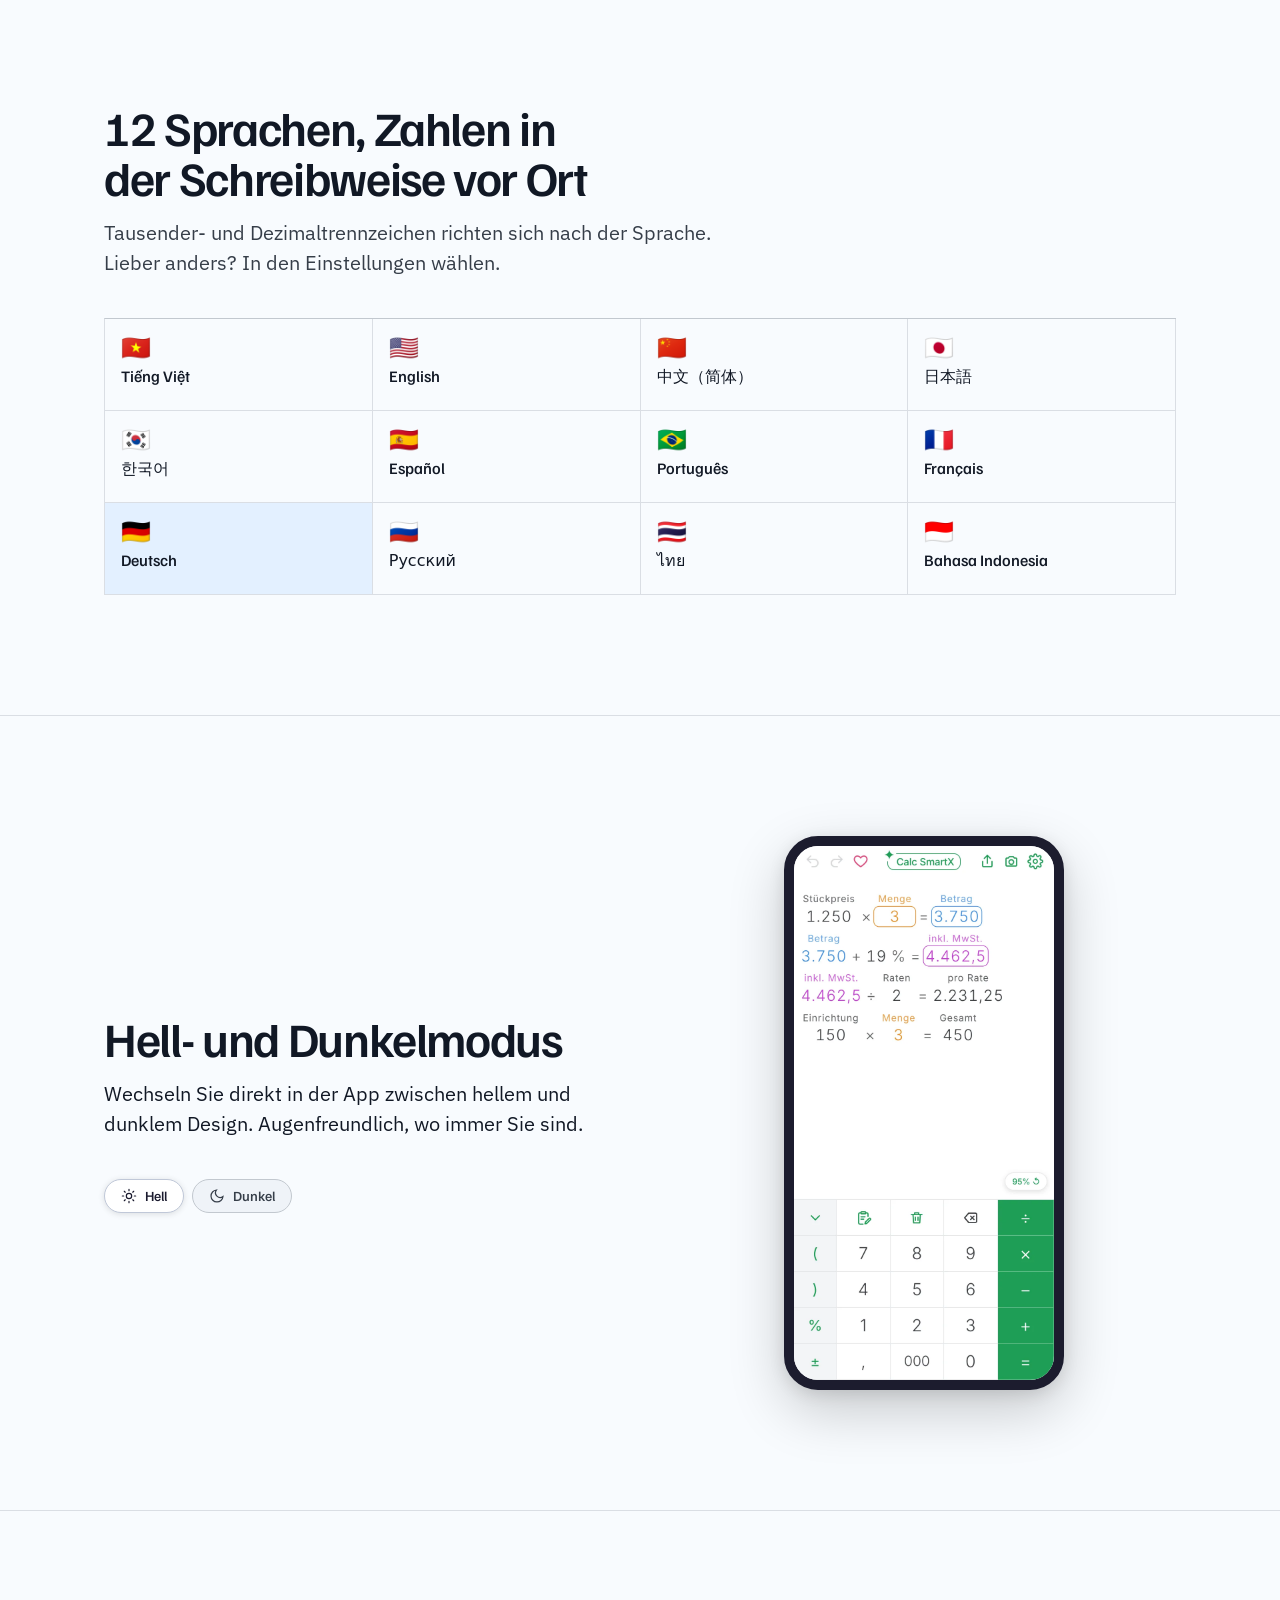
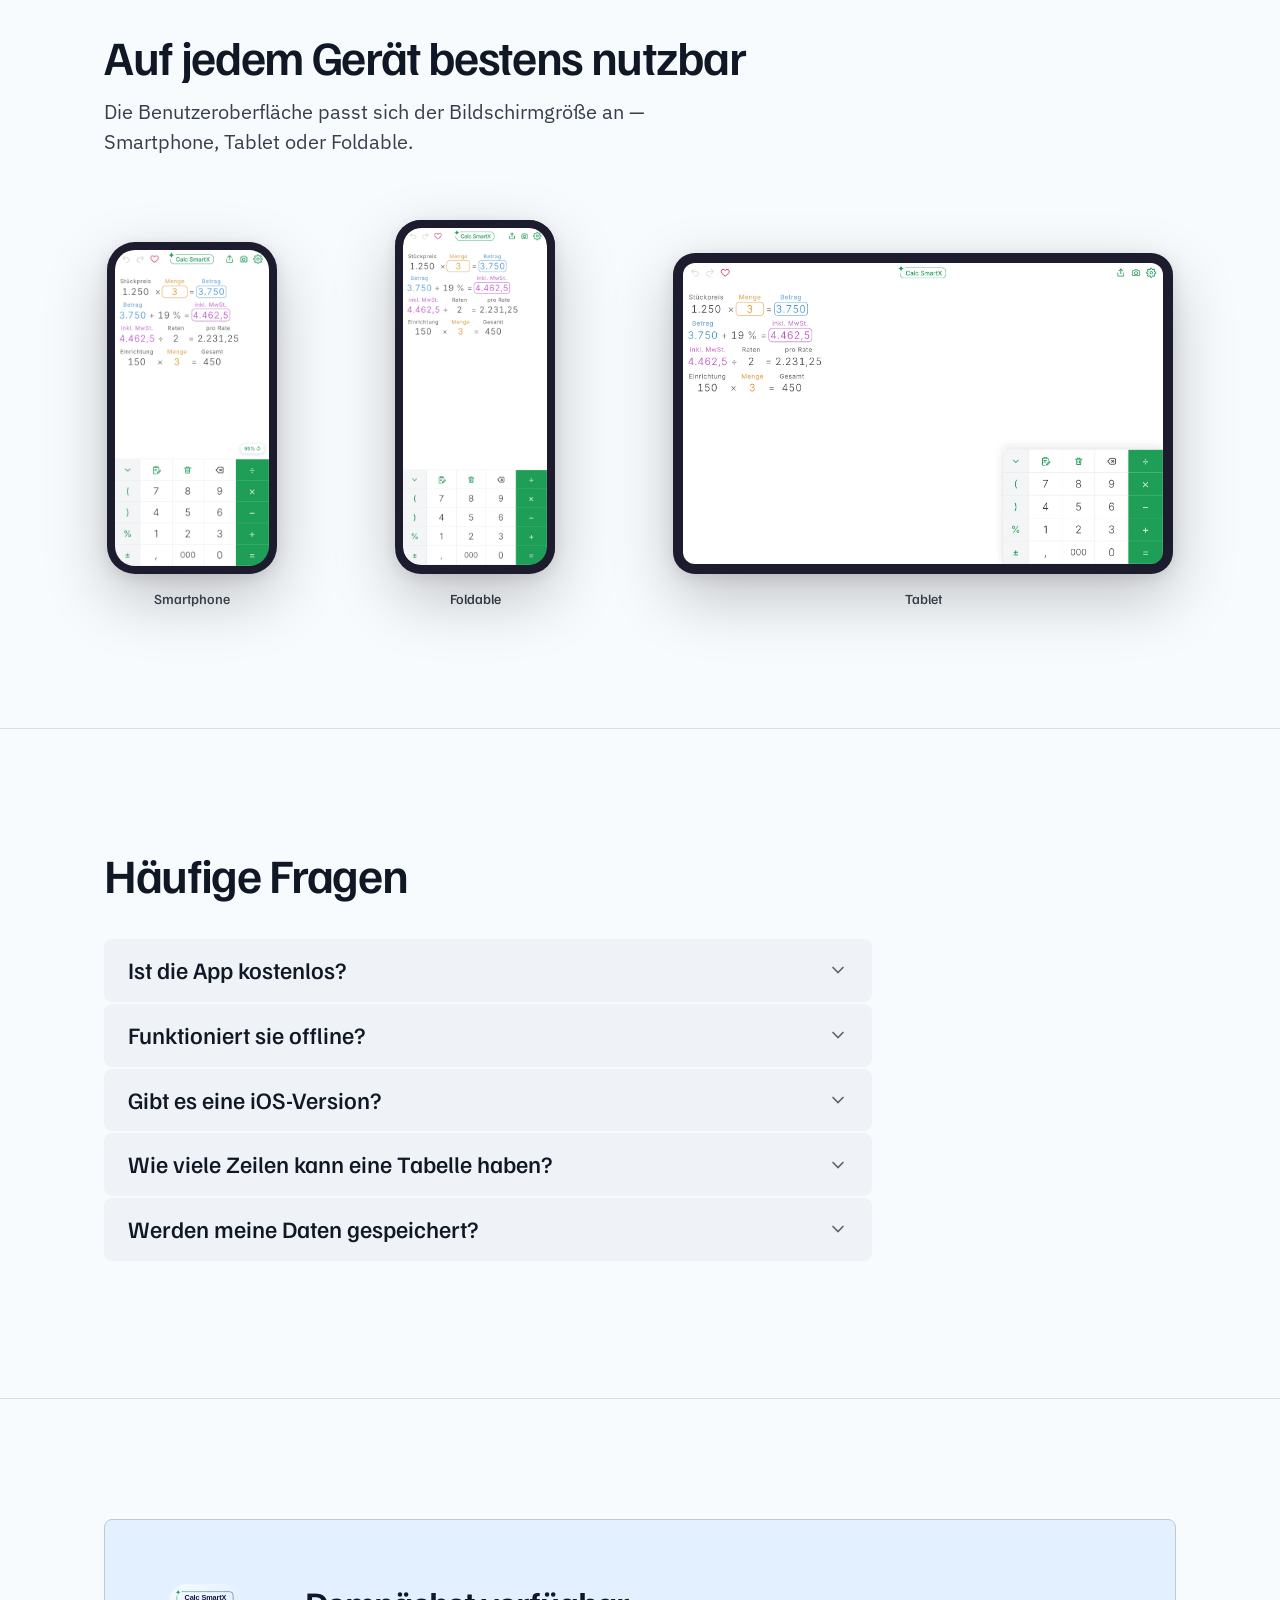
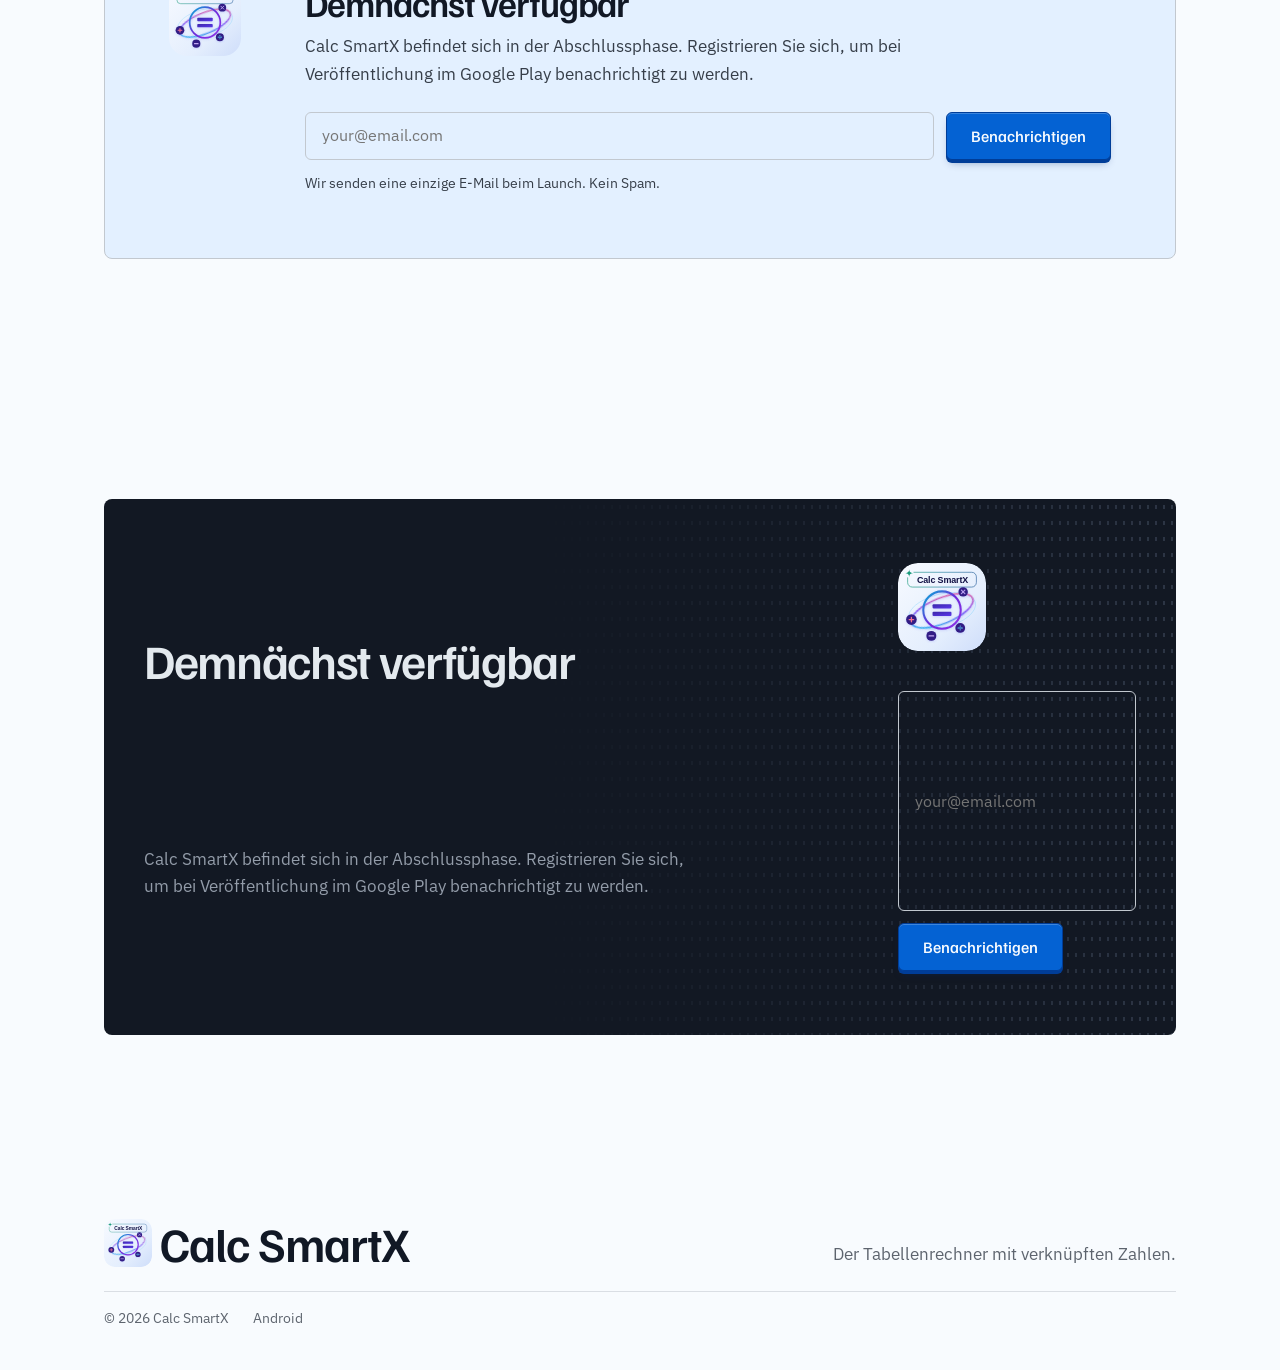
<file: de/index.html>
<!doctype html>
<html lang="de" class="no-js">
<head>
<meta charset="utf-8">
<meta name="viewport" content="width=device-width,initial-scale=1">
<title>Calc SmartX: Der Tabellenrechner, bei dem Ergebnisse Ihren Zahlen folgen</title>
<meta name="description" content="Calc SmartX ist ein Rechner in Tabellenform: Ändern Sie eine Zahl, und alle verknüpften Ergebnisse rechnen neu. Notizen an jeder Zahl, saubere Screenshots, 12 Sprachen.">
<link rel="canonical" href="https://nghiemtuan882.github.io/calc-smartx-web/de/">
<link rel="alternate" hreflang="vi" href="https://nghiemtuan882.github.io/calc-smartx-web/">
<link rel="alternate" hreflang="en" href="https://nghiemtuan882.github.io/calc-smartx-web/en/">
<link rel="alternate" hreflang="zh-Hans" href="https://nghiemtuan882.github.io/calc-smartx-web/zh/">
<link rel="alternate" hreflang="ja" href="https://nghiemtuan882.github.io/calc-smartx-web/ja/">
<link rel="alternate" hreflang="ko" href="https://nghiemtuan882.github.io/calc-smartx-web/ko/">
<link rel="alternate" hreflang="es" href="https://nghiemtuan882.github.io/calc-smartx-web/es/">
<link rel="alternate" hreflang="pt" href="https://nghiemtuan882.github.io/calc-smartx-web/pt/">
<link rel="alternate" hreflang="fr" href="https://nghiemtuan882.github.io/calc-smartx-web/fr/">
<link rel="alternate" hreflang="de" href="https://nghiemtuan882.github.io/calc-smartx-web/de/">
<link rel="alternate" hreflang="ru" href="https://nghiemtuan882.github.io/calc-smartx-web/ru/">
<link rel="alternate" hreflang="th" href="https://nghiemtuan882.github.io/calc-smartx-web/th/">
<link rel="alternate" hreflang="id" href="https://nghiemtuan882.github.io/calc-smartx-web/id/">
<link rel="alternate" hreflang="x-default" href="https://nghiemtuan882.github.io/calc-smartx-web/">
<meta property="og:type" content="website">
<meta property="og:title" content="Calc SmartX: Der Tabellenrechner, bei dem Ergebnisse Ihren Zahlen folgen">
<meta property="og:description" content="Calc SmartX ist ein Rechner in Tabellenform: Ändern Sie eine Zahl, und alle verknüpften Ergebnisse rechnen neu. Notizen an jeder Zahl, saubere Screenshots, 12 Sprachen.">
<meta property="og:url" content="https://nghiemtuan882.github.io/calc-smartx-web/de/">
<meta property="og:image" content="https://nghiemtuan882.github.io/calc-smartx-web/static/og.png">
<meta property="og:locale" content="de">
<meta name="twitter:card" content="summary_large_image">
<meta name="theme-color" content="#f7f9fc">
<link rel="icon" href="../static/logo.svg" type="image/svg+xml">
<link rel="apple-touch-icon" href="../static/apple-touch-icon.png">
<link rel="preconnect" href="https://fonts.googleapis.com">
<link rel="preconnect" href="https://fonts.gstatic.com" crossorigin>
<link href="https://fonts.googleapis.com/css2?family=Familjen+Grotesk:wght@400;500;600&family=Roboto:wght@300;400;500&family=IBM+Plex+Sans:wght@400;500&family=JetBrains+Mono:wght@400;500&display=swap" rel="stylesheet">
<link rel="stylesheet" href="../static/css/site.css">
<script type="application/ld+json">{"@context":"https://schema.org","@type":"MobileApplication","name":"Calc SmartX","operatingSystem":"Android","applicationCategory":"UtilitiesApplication","softwareVersion":"1.2","inLanguage":"de","description":"Calc SmartX ist ein Rechner in Tabellenform: Ändern Sie eine Zahl, und alle verknüpften Ergebnisse rechnen neu. Notizen an jeder Zahl, saubere Screenshots, 12 Sprachen.","url":"https://nghiemtuan882.github.io/calc-smartx-web/de/","image":"https://nghiemtuan882.github.io/calc-smartx-web/static/logo-512.png"}</script>

</head>
<body>
<div id="splash" aria-hidden="true">
  <div class="splash__ring"><img src="../static/logo.svg" alt="Calc SmartX" width="72" height="72"></div>
  <div class="splash__name">Calc SmartX</div>
  <div class="splash__bar-wrap"><div class="splash__bar"></div></div>
</div>
<a class="skip" href="#main">Zum Inhalt springen</a>
<header class="nav">
  <div class="container nav__in">
    <a class="brand" href="../de/"><img src="../static/logo.svg" alt="" width="52" height="52">Calc SmartX</a>
    <nav class="nav__links" aria-label="Calc SmartX">
      <a href="#features">Funktionen</a>
      <a href="#example">Beispiel</a>
      <a href="#languages">Sprachen</a>
    </nav>
    <div class="nav__end">
      <label class="langsel"><span class="langsel__lbl">Sprache</span><span class="langsel__flag" aria-hidden="true">🇩🇪</span><select id="langsel"><option value="vi" data-href="../">Tiếng Việt</option><option value="en" data-href="../en/">English</option><option value="zh" data-href="../zh/">中文（简体）</option><option value="ja" data-href="../ja/">日本語</option><option value="ko" data-href="../ko/">한국어</option><option value="es" data-href="../es/">Español</option><option value="pt" data-href="../pt/">Português</option><option value="fr" data-href="../fr/">Français</option><option value="de" data-href="../de/" selected>Deutsch</option><option value="ru" data-href="../ru/">Русский</option><option value="th" data-href="../th/">ไทย</option><option value="id" data-href="../id/">Bahasa Indonesia</option></select><svg viewBox="0 0 24 24" fill="none" stroke="currentColor" stroke-width="2" stroke-linecap="round" stroke-linejoin="round" aria-hidden="true"><path d="m6 9 6 6 6-6"/></svg></label>
      <span class="nav__soon">Demnächst verfügbar</span>
    </div>
  </div>
</header>

<main id="main">
  <section class="hero" aria-labelledby="h1">
    <canvas class="field" aria-hidden="true"></canvas>
    <div class="container hero__in">
      <div class="hero__text">
        <h1 id="h1">Eine Zahl ändern, die Tabelle folgt</h1>
        <p class="lead">Ein Tabellenrechner mit einer Notiz an jeder Zahl.</p>
        <div class="hero__acts"><span class="hero__soon-badge">Demnächst verfügbar</span></div>
      </div>
      <div class="hero__sheet">
        <p class="try" id="try">Ausprobieren: Menge über die Tastatur ändern</p>
        <div class="phone" id="sheet" data-ex="{&quot;price&quot;:1250,&quot;qty&quot;:3,&quot;vat&quot;:19,&quot;parts&quot;:2,&quot;fee&quot;:150,&quot;cur&quot;:&quot;€&quot;,&quot;sep&quot;:&quot;dot&quot;}" role="group" aria-labelledby="try">
          <div class="ph__top" aria-hidden="true">
            <span class="ph__ic"><svg viewBox="0 0 24 24" fill="none" stroke="currentColor" stroke-width="1.8" stroke-linecap="round" stroke-linejoin="round" aria-hidden="true"><path d="M9 14 4 9l5-5"/><path d="M4 9h10.5a5.5 5.5 0 0 1 0 11H11"/></svg><svg viewBox="0 0 24 24" fill="none" stroke="currentColor" stroke-width="1.8" stroke-linecap="round" stroke-linejoin="round" aria-hidden="true"><path d="m15 14 5-5-5-5"/><path d="M20 9H9.5a5.5 5.5 0 0 0 0 11H13"/></svg><svg viewBox="0 0 24 24" fill="none" stroke="currentColor" stroke-width="1.8" stroke-linecap="round" stroke-linejoin="round" aria-hidden="true" class="heart"><path d="M12 20s-7.5-4.6-9.2-9.4C1.7 7.4 3.8 4 7.2 4c2 0 3.5 1.1 4.8 2.8C13.3 5.1 14.8 4 16.8 4c3.4 0 5.5 3.4 4.4 6.6C19.5 15.4 12 20 12 20z"/></svg></span>
            <span class="ph__brand"><svg class="spark" viewBox="0 0 24 24" aria-hidden="true"><path d="M12 1.5C12.7 7.3 16.7 11.3 22.5 12C16.7 12.7 12.7 16.7 12 22.5C11.3 16.7 7.3 12.7 1.5 12C7.3 11.3 11.3 7.3 12 1.5Z" fill="currentColor"/></svg>Calc SmartX</span>
            <span class="ph__ic"><svg viewBox="0 0 24 24" fill="none" stroke="currentColor" stroke-width="1.8" stroke-linecap="round" stroke-linejoin="round" aria-hidden="true"><path d="M12 3v12"/><path d="m7.5 7.5 4.5-4.5 4.5 4.5"/><path d="M5 12v6.5A1.5 1.5 0 0 0 6.5 20h11a1.5 1.5 0 0 0 1.5-1.5V12"/></svg><svg viewBox="0 0 24 24" fill="none" stroke="currentColor" stroke-width="1.8" stroke-linecap="round" stroke-linejoin="round" aria-hidden="true"><path d="M4 8.5A1.5 1.5 0 0 1 5.5 7h2l1.5-2h6l1.5 2h2A1.5 1.5 0 0 1 20 8.5v9a1.5 1.5 0 0 1-1.5 1.5h-13A1.5 1.5 0 0 1 4 17.5z"/><circle cx="12" cy="13" r="3.5"/></svg><svg viewBox="0 0 24 24" fill="none" stroke="currentColor" stroke-width="1.8" stroke-linecap="round" stroke-linejoin="round" aria-hidden="true"><circle cx="12" cy="12" r="3"/><path d="M19.4 15a1.7 1.7 0 0 0 .3 1.8l.1.1a2 2 0 1 1-2.8 2.8l-.1-.1a1.7 1.7 0 0 0-1.8-.3 1.7 1.7 0 0 0-1 1.5V21a2 2 0 1 1-4 0v-.1a1.7 1.7 0 0 0-1.1-1.5 1.7 1.7 0 0 0-1.8.3l-.1.1a2 2 0 1 1-2.8-2.8l.1-.1a1.7 1.7 0 0 0 .3-1.8 1.7 1.7 0 0 0-1.5-1H3a2 2 0 1 1 0-4h.1a1.7 1.7 0 0 0 1.5-1.1 1.7 1.7 0 0 0-.3-1.8l-.1-.1a2 2 0 1 1 2.8-2.8l.1.1a1.7 1.7 0 0 0 1.8.3H9a1.7 1.7 0 0 0 1-1.5V3a2 2 0 1 1 4 0v.1a1.7 1.7 0 0 0 1 1.5 1.7 1.7 0 0 0 1.8-.3l.1-.1a2 2 0 1 1 2.8 2.8l-.1.1a1.7 1.7 0 0 0-.3 1.8V9a1.7 1.7 0 0 0 1.5 1H21a2 2 0 1 1 0 4h-.1a1.7 1.7 0 0 0-1.5 1z"/></svg></span>
          </div>
          <div class="ph__sheet" aria-live="polite">
            <div class="ln"><span class="t"><small>Stückpreis</small><b>1.250</b></span><span class="t o"><b>×</b></span><span class="t c3 box"><small>Menge</small><b data-v="qty">3</b></span><span class="t o"><b>=</b></span><span class="t c1 box"><small>Betrag</small><b data-v="amount">3.750</b></span></div>
            <div class="ln"><span class="t c1"><small>Betrag</small><b data-v="amount">3.750</b></span><span class="t o"><b>+</b></span><span class="t"><b>19</b></span><span class="t o"><b>%</b></span><span class="t o"><b>=</b></span><span class="t c2 box"><small>inkl. MwSt.</small><b data-v="vat">4.462,5</b></span></div>
            <div class="ln"><span class="t c2"><small>inkl. MwSt.</small><b data-v="vat">4.462,5</b></span><span class="t o"><b>÷</b></span><span class="t"><small>Raten</small><b>2</b></span><span class="t o"><b>=</b></span><span class="t"><small>pro Rate</small><b data-v="each">2.231,25</b></span></div>
            <div class="ln"><span class="t"><small>Einrichtung</small><b>150</b></span><span class="t o"><b>×</b></span><span class="t c3"><small>Menge</small><b data-v="qty">3</b></span><span class="t o"><b>=</b></span><span class="t"><small>Gesamt</small><b data-v="total">450</b></span></div>
          </div>
          <div class="ph__pad"><button type="button" class="k tl" tabindex="-1" aria-hidden="true"><svg viewBox="0 0 24 24" fill="none" stroke="currentColor" stroke-width="1.8" stroke-linecap="round" stroke-linejoin="round" aria-hidden="true"><path d="m6 9 6 6 6-6"/></svg></button><button type="button" class="k tl" tabindex="-1" aria-hidden="true"><svg viewBox="0 0 24 24" fill="none" stroke="currentColor" stroke-width="1.8" stroke-linecap="round" stroke-linejoin="round" aria-hidden="true"><path d="M9 4h6a1 1 0 0 1 1 1v1H8V5a1 1 0 0 1 1-1z"/><path d="M16 5h1.5A1.5 1.5 0 0 1 19 6.5V11M8 5H6.5A1.5 1.5 0 0 0 5 6.5v12A1.5 1.5 0 0 0 6.5 20H11"/><path d="m14 20 .5-2.5 5-5 2 2-5 5z"/></svg></button><button type="button" class="k tl" data-k="clear"><svg viewBox="0 0 24 24" fill="none" stroke="currentColor" stroke-width="1.8" stroke-linecap="round" stroke-linejoin="round" aria-hidden="true"><path d="M4 7h16"/><path d="M10 11v6M14 11v6"/><path d="M5.5 7l1 12a1.5 1.5 0 0 0 1.5 1.4h8a1.5 1.5 0 0 0 1.5-1.4l1-12"/><path d="M9 7V4.5h6V7"/></svg></button><button type="button" class="k tl" data-k="bs"><svg viewBox="0 0 24 24" fill="none" stroke="currentColor" stroke-width="1.8" stroke-linecap="round" stroke-linejoin="round" aria-hidden="true"><path d="M9 5h10.5A1.5 1.5 0 0 1 21 6.5v11a1.5 1.5 0 0 1-1.5 1.5H9l-6-7z"/><path d="m11 9 6 6M17 9l-6 6"/></svg></button><button type="button" class="k op" tabindex="-1" aria-hidden="true">÷</button><button type="button" class="k tl" tabindex="-1" aria-hidden="true">(</button><button type="button" class="k " data-k="7">7</button><button type="button" class="k " data-k="8">8</button><button type="button" class="k " data-k="9">9</button><button type="button" class="k op" tabindex="-1" aria-hidden="true">×</button><button type="button" class="k tl" tabindex="-1" aria-hidden="true">)</button><button type="button" class="k " data-k="4">4</button><button type="button" class="k " data-k="5">5</button><button type="button" class="k " data-k="6">6</button><button type="button" class="k op" tabindex="-1" aria-hidden="true">−</button><button type="button" class="k tl" tabindex="-1" aria-hidden="true">%</button><button type="button" class="k " data-k="1">1</button><button type="button" class="k " data-k="2">2</button><button type="button" class="k " data-k="3">3</button><button type="button" class="k op" tabindex="-1" aria-hidden="true">+</button><button type="button" class="k tl" tabindex="-1" aria-hidden="true">±</button><button type="button" class="k " tabindex="-1" aria-hidden="true">,</button><button type="button" class="k k000" data-k="000">000</button><button type="button" class="k " data-k="0">0</button><button type="button" class="k op" tabindex="-1" aria-hidden="true">=</button></div>
        </div>
      </div>
    </div>
  </section>

  <section class="sec" id="example" aria-labelledby="h-ex">
    <div class="container ex">
      <figure class="ex__shot cut" style="margin:0"><img src="../static/shots/de.webp" width="824" height="1560" loading="lazy" decoding="async" alt="Calc SmartX mit einer Beispieltabelle auf Deutsch"></figure>
      <div class="ex__body">
        <h2 id="h-ex">Eine echte Tabelle, auf Deutsch</h2>
        <p>Screenshot aus Calc SmartX. Stückpreis in €, plus 19 % MwSt., in 2 Raten. Ändern Sie die Menge, und alle vier Zeilen ziehen mit.</p>
        <div class="ledger-wrap">
          <table class="ledger">
            <thead><tr><th scope="col">Rechnung</th><th scope="col">Ergebnis</th><th scope="col">Notiz</th></tr></thead>
            <tbody><tr><td class="m">1.250 × 3</td><td class="m">3.750</td><td>Stückpreis × Menge = Betrag</td></tr><tr class="hit"><td class="m">3.750 + 19 %</td><td class="m">4.462,5</td><td>inkl. MwSt.</td></tr><tr><td class="m">4.462,5 ÷ 2</td><td class="m">2.231,25</td><td>pro Rate (Raten: 2)</td></tr><tr><td class="m">150 × 3</td><td class="m">450</td><td>Einrichtung × Menge = Gesamt</td></tr></tbody>
          </table>
        </div>
      </div>
    </div>
  </section>

  <section class="sec" id="features" aria-labelledby="h-feat">
    <div class="container">
      <div class="sec__head">
        <h2 id="h-feat">15 Funktionen in Bewegung</h2>
        <p class="lead">Jede Animation stammt direkt aus der App, in der Sprache dieser Seite.</p>
      </div>
      
      <div class="grp">
        <div class="grp__h"><span aria-hidden="true">01</span><h3>Verknüpftes Rechnen</h3></div>
        <ul class="feats">
          <li class="feat">
            <div class="feat__clip cut"><img src="../static/gif/de-f1.gif" width="546" height="285" loading="lazy" decoding="async" alt="Zahl ändern, alles rechnet mit"></div>
            <h4>Zahl ändern, alles rechnet mit</h4>
            <p>Tippe auf eine beliebige Zahl, um sie zu ändern. Verknüpfte Ergebnisse rechnen neu.</p>
          </li>
          <li class="feat">
            <div class="feat__clip cut"><img src="../static/gif/de-f2.gif" width="546" height="285" loading="lazy" decoding="async" alt="Mit dem Ergebnis weiterrechnen"></div>
            <h4>Mit dem Ergebnis weiterrechnen</h4>
            <p>Tippe auf ein Ergebnis und dann + − × ÷. Die neue Zeile bleibt verknüpft.</p>
          </li>
          <li class="feat">
            <div class="feat__clip cut"><img src="../static/gif/de-f3.gif" width="546" height="285" loading="lazy" decoding="async" alt="Ziehen zum Verknüpfen"></div>
            <h4>Ziehen zum Verknüpfen</h4>
            <p>Zahl gedrückt halten und ziehen: Über dem Finger erscheint eine kleine Karte. Auf einer Zahl loslassen ersetzt sie, unter der letzten Zeile entsteht eine neue.</p>
          </li>
          <li class="feat">
            <div class="feat__clip cut"><img src="../static/gif/de-f7.gif" width="546" height="285" loading="lazy" decoding="async" alt="Zahl antippen zum Verknüpfen"></div>
            <h4>Zahl antippen zum Verknüpfen</h4>
            <p>Nach einem Operator eine beliebige Zahl weiter oben antippen – sie wird verknüpft eingefügt.</p>
          </li>
          <li class="feat">
            <div class="feat__clip cut"><img src="../static/gif/de-f11.gif" width="546" height="285" loading="lazy" decoding="async" alt="Zeichen antippen und ändern"></div>
            <h4>Zeichen antippen und ändern</h4>
            <p>Tippe in einer Rechnung auf + − × ÷ und wähle ein anderes Zeichen. Das Ergebnis wird sofort neu berechnet.</p>
          </li>
        </ul>
      </div>
      <div class="grp">
        <div class="grp__h"><span aria-hidden="true">02</span><h3>Schnell eingeben und korrigieren</h3></div>
        <ul class="feats">
          <li class="feat">
            <div class="feat__clip cut"><img src="../static/gif/de-f12.gif" width="546" height="285" loading="lazy" decoding="async" alt="Intelligentes ⌫"></div>
            <h4>Intelligentes ⌫</h4>
            <p>Tippe ⌫, um Zeichen für Zeichen zu löschen, auch Rechenzeichen. Ist ein Ergebnis ausgewählt, springt ⌫ zur letzten Zahl. Halte ⌫ gedrückt, um die ganze Zeile zu löschen.</p>
          </li>
          <li class="feat">
            <div class="feat__clip cut"><img src="../static/gif/de-f13.gif" width="546" height="285" loading="lazy" decoding="async" alt="000-Taste für schnelle Beträge"></div>
            <h4>000-Taste für schnelle Beträge</h4>
            <p>Tippe 12 und zweimal 000 – schon steht da 12.000.000, ohne sechsmal 0 zu drücken.</p>
          </li>
          <li class="feat">
            <div class="feat__clip cut"><img src="../static/gif/de-f9.gif" width="546" height="285" loading="lazy" decoding="async" alt="Operator ziehen zum Verschieben"></div>
            <h4>Operator ziehen zum Verschieben</h4>
            <p>Halte + − × ÷ oder = gedrückt und ziehe, um die ganze Rechnung zu verschieben.</p>
          </li>
        </ul>
      </div>
      <div class="grp">
        <div class="grp__h"><span aria-hidden="true">03</span><h3>Notizen und Layout</h3></div>
        <ul class="feats">
          <li class="feat">
            <div class="feat__clip cut"><img src="../static/gif/de-f4.gif" width="546" height="285" loading="lazy" decoding="async" alt="Notizen an jeder Zahl"></div>
            <h4>Notizen an jeder Zahl</h4>
            <p>Tippe auf die Notiztaste und schreibe „Stückpreis“, „Menge“ direkt über die Zahl.</p>
          </li>
          <li class="feat">
            <div class="feat__clip cut"><img src="../static/gif/de-f10.gif" width="546" height="285" loading="lazy" decoding="async" alt="Operatorspalte wischen zum Zoomen"></div>
            <h4>Operatorspalte wischen zum Zoomen</h4>
            <p>Finger auf die Spalte + − × ÷ legen: nach oben vergrößern, nach unten verkleinern.</p>
          </li>
          <li class="feat">
            <div class="feat__clip cut"><img src="../static/gif/de-f14.gif" width="546" height="285" loading="lazy" decoding="async" alt="Abstände per Wischen auf der Tastatur"></div>
            <h4>Abstände per Wischen auf der Tastatur</h4>
            <p>Wische waagerecht über die oberste Reihe für mehr Abstand zwischen den Zahlen, senkrecht über die linke Spalte für mehr Zeilenabstand.</p>
          </li>
          <li class="feat">
            <div class="feat__clip cut"><img src="../static/gif/de-f6.gif" width="546" height="285" loading="lazy" decoding="async" alt="Ganz nach deinem Geschmack"></div>
            <h4>Ganz nach deinem Geschmack</h4>
            <p>Farbe, Schrift, Größe, Sprache, Dunkelmodus und Linkshänder-Tastatur anpassen.</p>
          </li>
        </ul>
      </div>
      <div class="grp">
        <div class="grp__h"><span aria-hidden="true">04</span><h3>Aufnehmen und teilen</h3></div>
        <ul class="feats">
          <li class="feat">
            <div class="feat__clip cut"><img src="../static/gif/de-f5.gif" width="546" height="285" loading="lazy" decoding="async" alt="Saubere Bildschirmfotos"></div>
            <h4>Saubere Bildschirmfotos</h4>
            <p>Ganzer Bildschirm, ein selbst gezeichneter Bereich oder nur ausgewählte Zeilen.</p>
          </li>
          <li class="feat">
            <div class="feat__clip cut"><img src="../static/gif/de-f8.gif" width="546" height="285" loading="lazy" decoding="async" alt="Nur die nötigen Zeilen aufnehmen"></div>
            <h4>Nur die nötigen Zeilen aufnehmen</h4>
            <p>Wähle auch weit entfernte Zeilen; im Bild stehen sie direkt untereinander.</p>
          </li>
          <li class="feat">
            <div class="feat__clip cut"><img src="../static/gif/de-f15.gif" width="546" height="285" loading="lazy" decoding="async" alt="Bilder direkt in Chat-Apps senden"></div>
            <h4>Bilder direkt in Chat-Apps senden</h4>
            <p>Nach dem Aufnehmen das Bild speichern oder sofort über Zalo, WhatsApp, Viber, Telegram oder Messenger senden.</p>
          </li>
        </ul>
      </div>
    </div>
  </section>

  <section class="sec" id="languages" aria-labelledby="h-lang">
    <div class="container">
      <div class="sec__head">
        <h2 id="h-lang">12 Sprachen, Zahlen in der Schreibweise vor Ort</h2>
        <p class="lead">Tausender- und Dezimaltrennzeichen richten sich nach der Sprache. Lieber anders? In den Einstellungen wählen.</p>
      </div>
      <ul class="langs"><li><a href="../" hreflang="vi" lang="vi" data-lang="vi"><span class="flag" aria-hidden="true">🇻🇳</span><strong>Tiếng Việt</strong></a></li><li><a href="../en/" hreflang="en" lang="en" data-lang="en"><span class="flag" aria-hidden="true">🇺🇸</span><strong>English</strong></a></li><li><a href="../zh/" hreflang="zh-Hans" lang="zh-Hans" data-lang="zh"><span class="flag" aria-hidden="true">🇨🇳</span><strong>中文（简体）</strong></a></li><li><a href="../ja/" hreflang="ja" lang="ja" data-lang="ja"><span class="flag" aria-hidden="true">🇯🇵</span><strong>日本語</strong></a></li><li><a href="../ko/" hreflang="ko" lang="ko" data-lang="ko"><span class="flag" aria-hidden="true">🇰🇷</span><strong>한국어</strong></a></li><li><a href="../es/" hreflang="es" lang="es" data-lang="es"><span class="flag" aria-hidden="true">🇪🇸</span><strong>Español</strong></a></li><li><a href="../pt/" hreflang="pt" lang="pt" data-lang="pt"><span class="flag" aria-hidden="true">🇧🇷</span><strong>Português</strong></a></li><li><a href="../fr/" hreflang="fr" lang="fr" data-lang="fr"><span class="flag" aria-hidden="true">🇫🇷</span><strong>Français</strong></a></li><li><a href="../de/" hreflang="de" lang="de" data-lang="de" aria-current="page"><span class="flag" aria-hidden="true">🇩🇪</span><strong>Deutsch</strong></a></li><li><a href="../ru/" hreflang="ru" lang="ru" data-lang="ru"><span class="flag" aria-hidden="true">🇷🇺</span><strong>Русский</strong></a></li><li><a href="../th/" hreflang="th" lang="th" data-lang="th"><span class="flag" aria-hidden="true">🇹🇭</span><strong>ไทย</strong></a></li><li><a href="../id/" hreflang="id" lang="id" data-lang="id"><span class="flag" aria-hidden="true">🇮🇩</span><strong>Bahasa Indonesia</strong></a></li></ul>
    </div>
  </section>

  <section class="sec theme-sec" id="themes" aria-labelledby="h-themes">
    <div class="container">
      <div class="theme-layout">
        <div class="theme-text">
          <h2 id="h-themes">Hell- und Dunkelmodus</h2>
          <p class="lead">Wechseln Sie direkt in der App zwischen hellem und dunklem Design. Augenfreundlich, wo immer Sie sind.</p>
          <div class="theme-toggle" role="group">
            <button class="theme-btn theme-btn--light is-active" data-theme="light">
              <svg viewBox="0 0 24 24" fill="none" stroke="currentColor" stroke-width="1.8" stroke-linecap="round" aria-hidden="true"><circle cx="12" cy="12" r="4"/><path d="M12 2v2M12 20v2M4.93 4.93l1.41 1.41M17.66 17.66l1.41 1.41M2 12h2M20 12h2M6.34 17.66l-1.41 1.41M19.07 4.93l-1.41 1.41"/></svg>
              Hell
            </button>
            <button class="theme-btn theme-btn--dark" data-theme="dark">
              <svg viewBox="0 0 24 24" fill="none" stroke="currentColor" stroke-width="1.8" stroke-linecap="round" aria-hidden="true"><path d="M21 12.79A9 9 0 1 1 11.21 3 7 7 0 0 0 21 12.79z"/></svg>
              Dunkel
            </button>
          </div>
        </div>
        <div class="theme-preview">
          <div class="theme-mockup" id="theme-mockup" data-active="light">
            <img class="tm-light" src="../static/shots/ui/de-light.webp" width="780" height="1600" loading="lazy" decoding="async" alt="Hell – Calc SmartX">
            <img class="tm-dark" src="../static/shots/ui/de-dark.webp" width="780" height="1600" loading="lazy" decoding="async" alt="Dunkel – Calc SmartX">
          </div>
        </div>
      </div>
    </div>
  </section>

  <section class="sec device-sec" id="devices" aria-labelledby="h-devices">
    <div class="container">
      <div class="sec__head">
        <h2 id="h-devices">Auf jedem Gerät bestens nutzbar</h2>
        <p class="lead">Die Benutzeroberfläche passt sich der Bildschirmgröße an — Smartphone, Tablet oder Foldable.</p>
      </div>
      <div class="devices">
        <figure class="dev dev-phone">
          <div class="dev-shell"><img class="dev-img" src="../static/shots/ui/de-light.webp" width="780" height="1600" loading="lazy" decoding="async" alt="Smartphone – Calc SmartX"></div>
          <figcaption>Smartphone</figcaption>
        </figure>
        <figure class="dev dev-fold">
          <button type="button" class="fold is-closed" id="fold" aria-label="Foldable">
            <span class="fold__half fold__right"><img src="../static/shots/ui/de-fold-open.webp" width="1500" height="1664" loading="lazy" decoding="async" alt="Foldable – Calc SmartX"></span>
            <span class="fold__flap">
              <span class="fold__face fold__front"><img src="../static/shots/ui/de-fold-open.webp" width="1500" height="1664" loading="lazy" decoding="async" alt=""></span>
              <span class="fold__face fold__back"><img src="../static/shots/ui/de-fold-cover.webp" width="824" height="1920" loading="lazy" decoding="async" alt=""></span>
            </span>
          </button>
          <figcaption>Foldable</figcaption>
        </figure>
        <figure class="dev dev-tablet">
          <div class="dev-shell"><img class="dev-img" src="../static/shots/ui/de-tablet.webp" width="1707" height="1068" loading="lazy" decoding="async" alt="Tablet – Calc SmartX"></div>
          <figcaption>Tablet</figcaption>
        </figure>
      </div>
    </div>
  </section>

  <section class="sec faq-sec" id="faq" aria-labelledby="h-faq">
    <div class="container">
      <div class="sec__head">
        <h2 id="h-faq">Häufige Fragen</h2>
      </div>
      <dl class="faq">
        <div class="faq__item">
          <dt><button class="faq__q" aria-expanded="false">Ist die App kostenlos?<svg viewBox="0 0 24 24" fill="none" stroke="currentColor" stroke-width="2" stroke-linecap="round" aria-hidden="true"><path d="m6 9 6 6 6-6"/></svg></button></dt>
          <dd class="faq__a" hidden>Calc SmartX ist völlig kostenlos — ohne Werbung und ohne In-App-Käufe.</dd>
        </div>
        <div class="faq__item">
          <dt><button class="faq__q" aria-expanded="false">Funktioniert sie offline?<svg viewBox="0 0 24 24" fill="none" stroke="currentColor" stroke-width="2" stroke-linecap="round" aria-hidden="true"><path d="m6 9 6 6 6-6"/></svg></button></dt>
          <dd class="faq__a" hidden>Ja. Alle Berechnungen finden auf Ihrem Gerät statt, ohne Internetverbindung.</dd>
        </div>
        <div class="faq__item">
          <dt><button class="faq__q" aria-expanded="false">Gibt es eine iOS-Version?<svg viewBox="0 0 24 24" fill="none" stroke="currentColor" stroke-width="2" stroke-linecap="round" aria-hidden="true"><path d="m6 9 6 6 6-6"/></svg></button></dt>
          <dd class="faq__a" hidden>Calc SmartX ist derzeit für Android verfügbar. Eine iOS-Version ist in Planung.</dd>
        </div>
        <div class="faq__item">
          <dt><button class="faq__q" aria-expanded="false">Wie viele Zeilen kann eine Tabelle haben?<svg viewBox="0 0 24 24" fill="none" stroke="currentColor" stroke-width="2" stroke-linecap="round" aria-hidden="true"><path d="m6 9 6 6 6-6"/></svg></button></dt>
          <dd class="faq__a" hidden>Es gibt keine Zeilenbegrenzung. Die Tabelle kann so lang sein, wie Sie es brauchen.</dd>
        </div>
        <div class="faq__item">
          <dt><button class="faq__q" aria-expanded="false">Werden meine Daten gespeichert?<svg viewBox="0 0 24 24" fill="none" stroke="currentColor" stroke-width="2" stroke-linecap="round" aria-hidden="true"><path d="m6 9 6 6 6-6"/></svg></button></dt>
          <dd class="faq__a" hidden>Die Daten werden lokal auf Ihrem Gerät gespeichert und niemals an einen Server übertragen.</dd>
        </div>
      </dl>
    </div>
  </section>

  <section class="soon-sec" id="soon" aria-labelledby="h-soon">
    <div class="container">
      <div class="soon__panel">
        <div class="soon__icon"><img src="../static/logo.svg" alt="" width="72" height="72"></div>
        <div class="soon__body">
          <h2 id="h-soon">Demnächst verfügbar</h2>
          <p>Calc SmartX befindet sich in der Abschlussphase. Registrieren Sie sich, um bei Veröffentlichung im Google Play benachrichtigt zu werden.</p>
          <form class="soon__form" action="https://formspree.io/f/xvgrzojn" method="POST" novalidate>
            <input type="email" name="email" required placeholder="your@email.com" autocomplete="email">
            <button type="submit" class="key key--primary">Benachrichtigen</button>
          </form>
          <p class="soon__note">Wir senden eine einzige E-Mail beim Launch. Kein Spam.</p>
        </div>
      </div>
    </div>
  </section>

  <section class="dl" aria-labelledby="h-dl">
    <div class="container">
      <div class="dl__panel">
        <div class="gfield" aria-hidden="true"></div>
        <h2 id="h-dl">Demnächst verfügbar</h2>
        <p>Calc SmartX befindet sich in der Abschlussphase. Registrieren Sie sich, um bei Veröffentlichung im Google Play benachrichtigt zu werden.</p>
        <div class="dl__act"><img src="../static/logo.svg" alt="" width="88" height="88">
          <form class="soon__form soon__form--inline" action="https://formspree.io/f/xvgrzojn" method="POST" novalidate>
            <input type="email" name="email" required placeholder="your@email.com" autocomplete="email">
            <button type="submit" class="key key--primary">Benachrichtigen</button>
          </form>
        </div>
      </div>
    </div>
  </section>
</main>

<footer class="foot">
  <div class="container">
    <div class="foot__mast">
      <a class="brand" href="../de/"><img src="../static/logo.svg" alt="" width="48" height="48">Calc SmartX</a>
      <p>Der Tabellenrechner mit verknüpften Zahlen.</p>
    </div>
    <div class="foot__row">
      <span>© 2026 Calc SmartX</span>
      <span>Android</span>
    </div>
  </div>
</footer>
<script src="../static/js/site.js" defer></script>
</body>
</html>
</file>
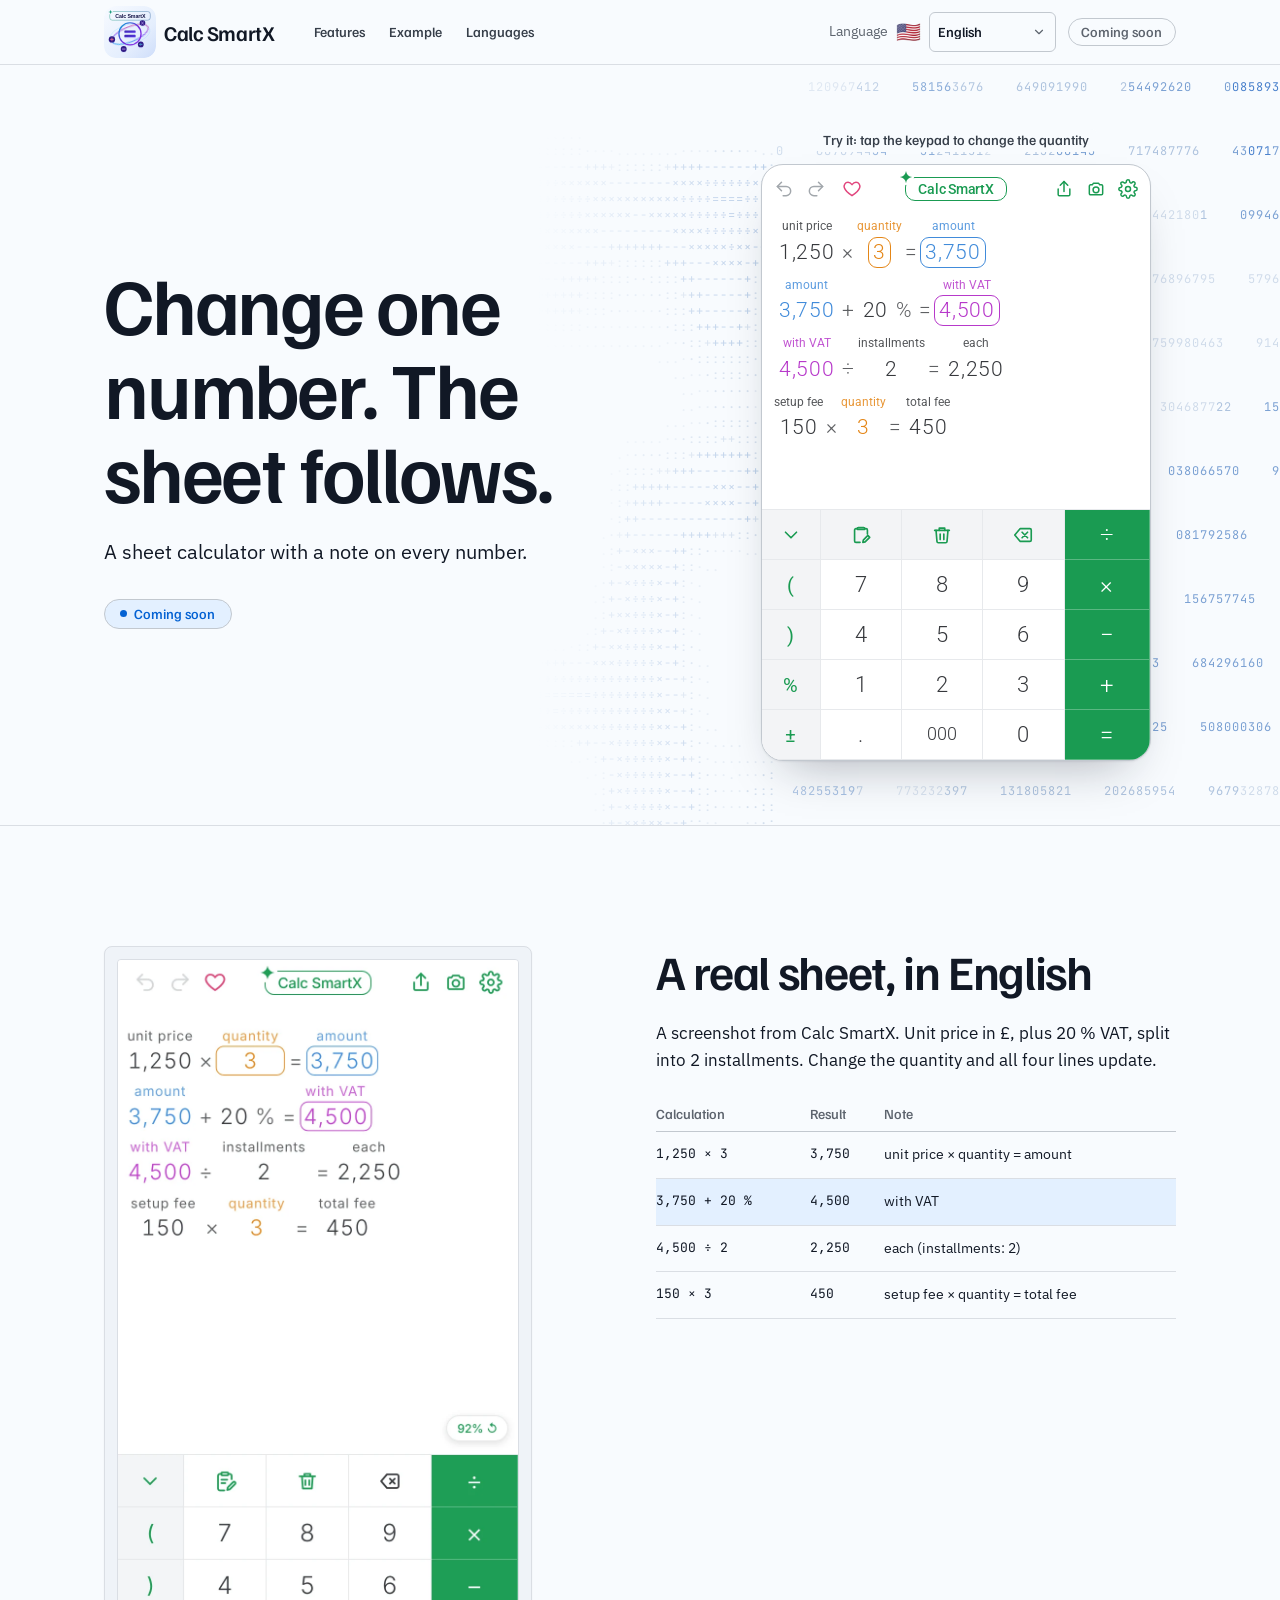
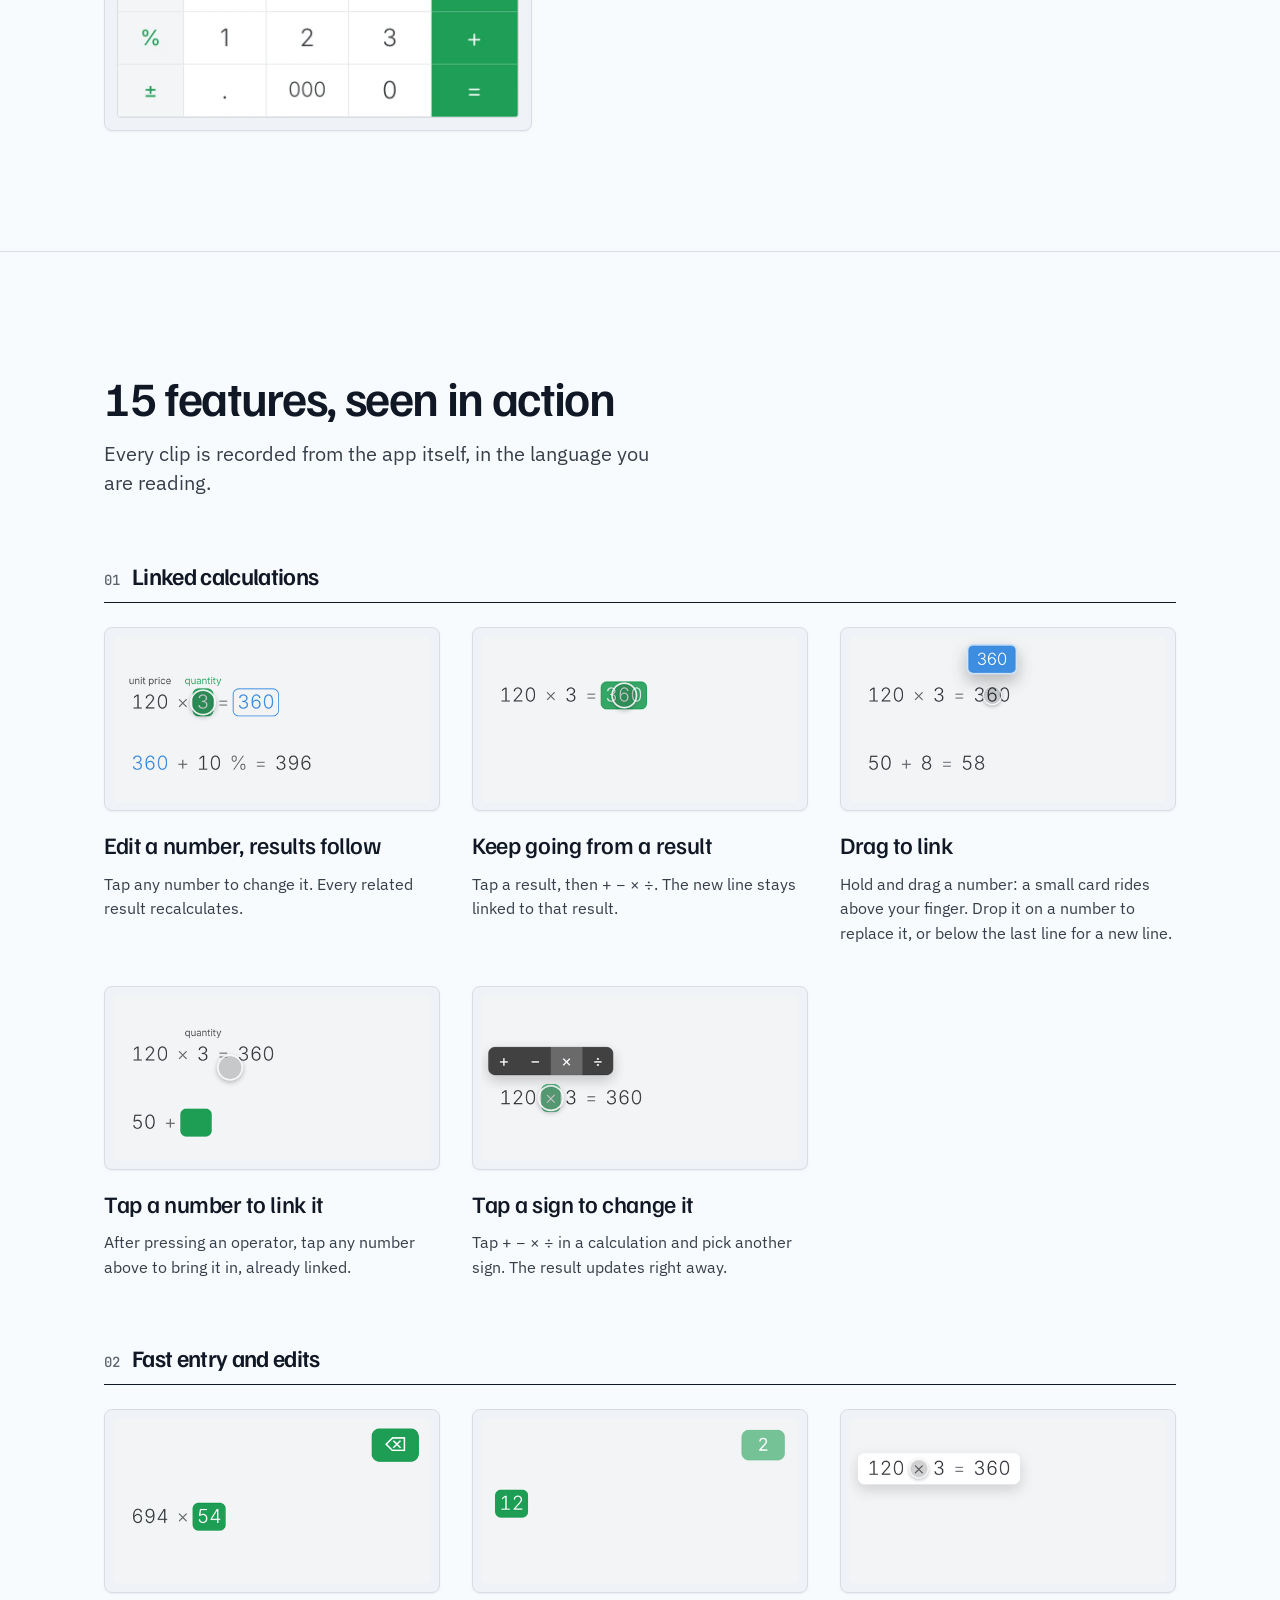
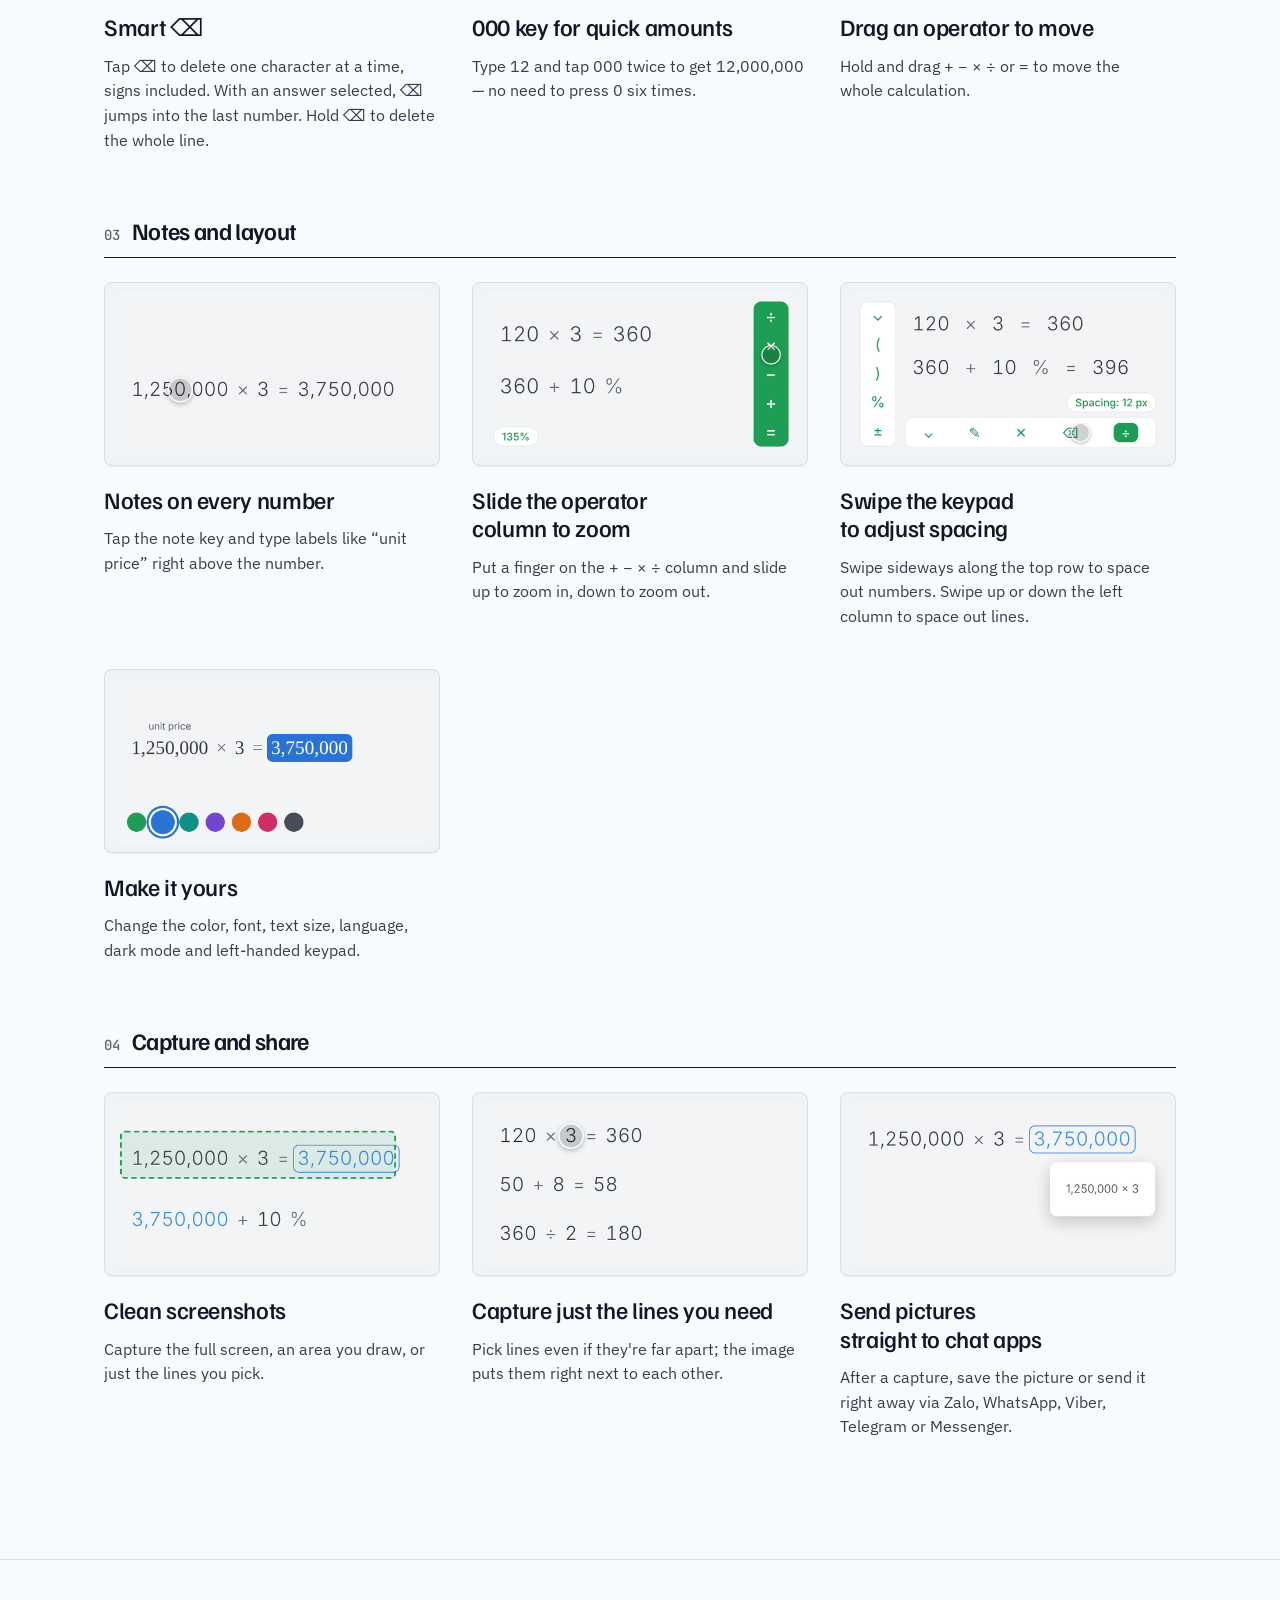
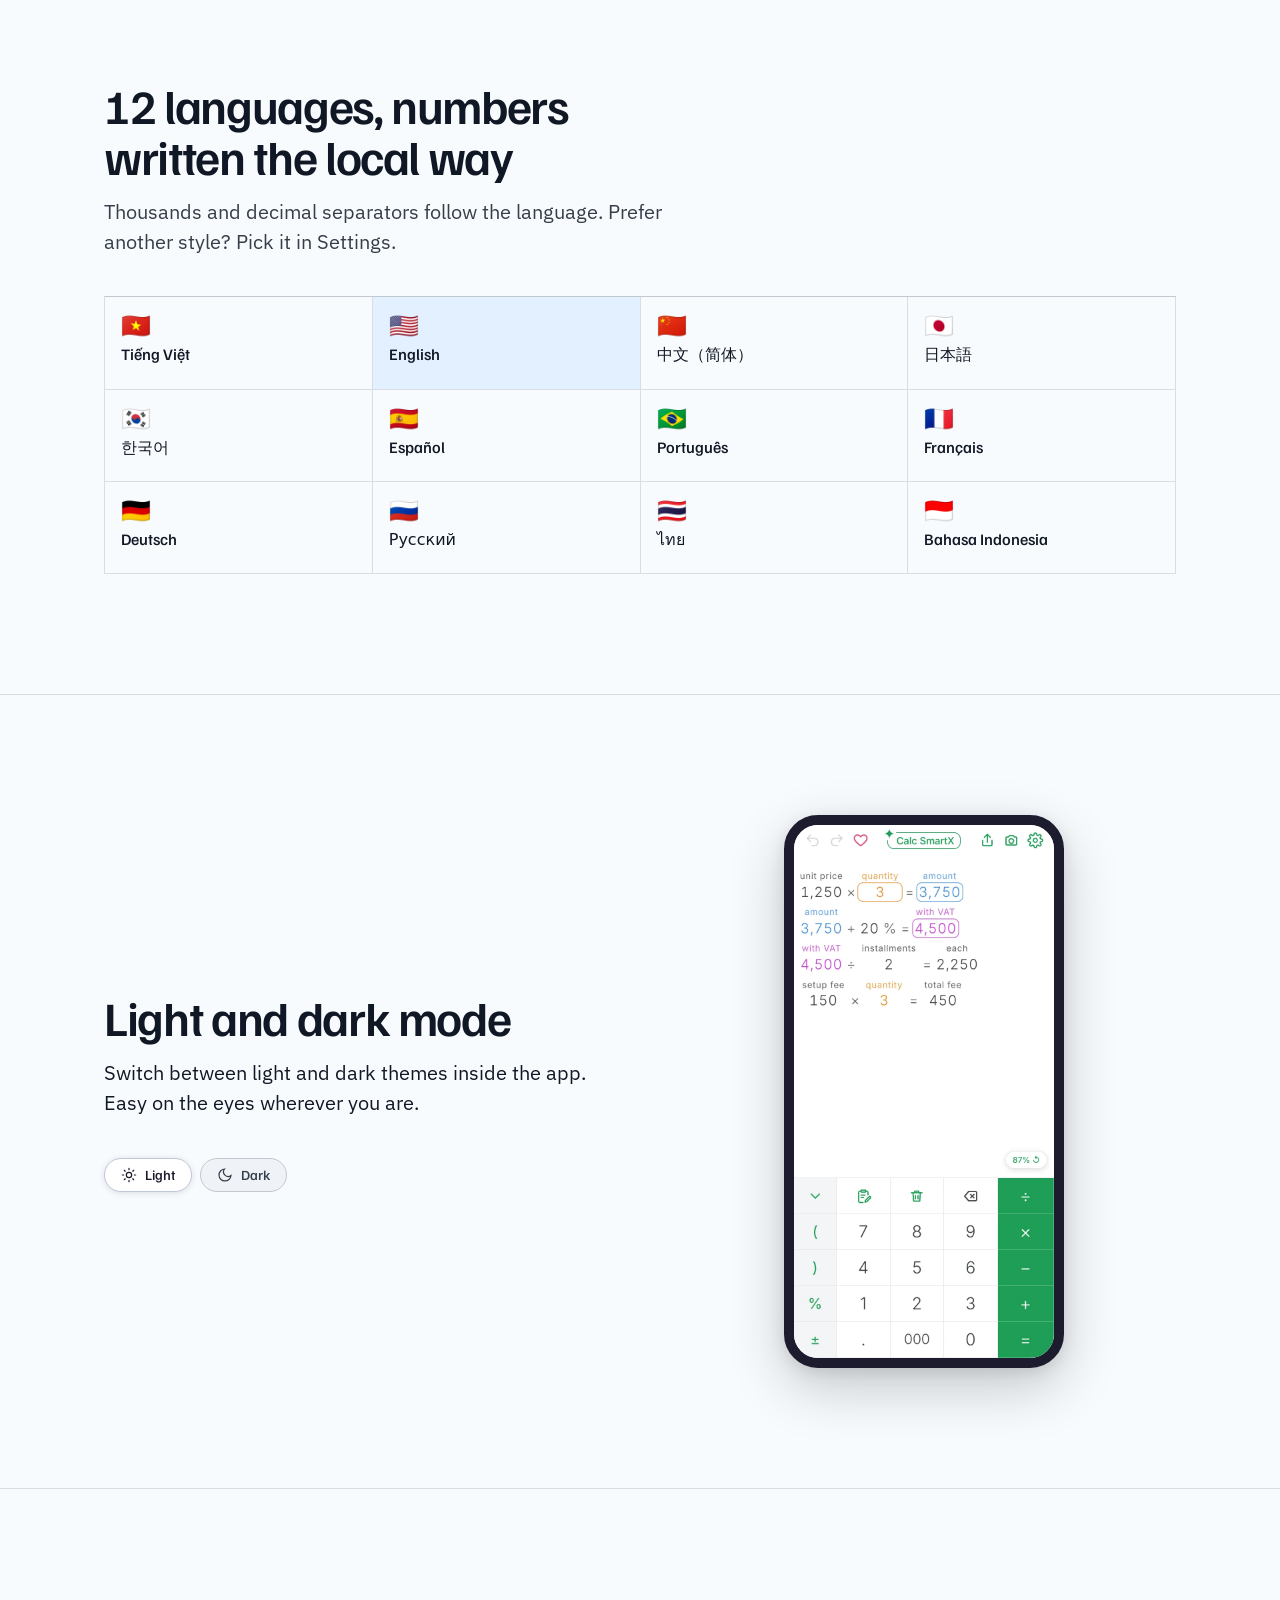
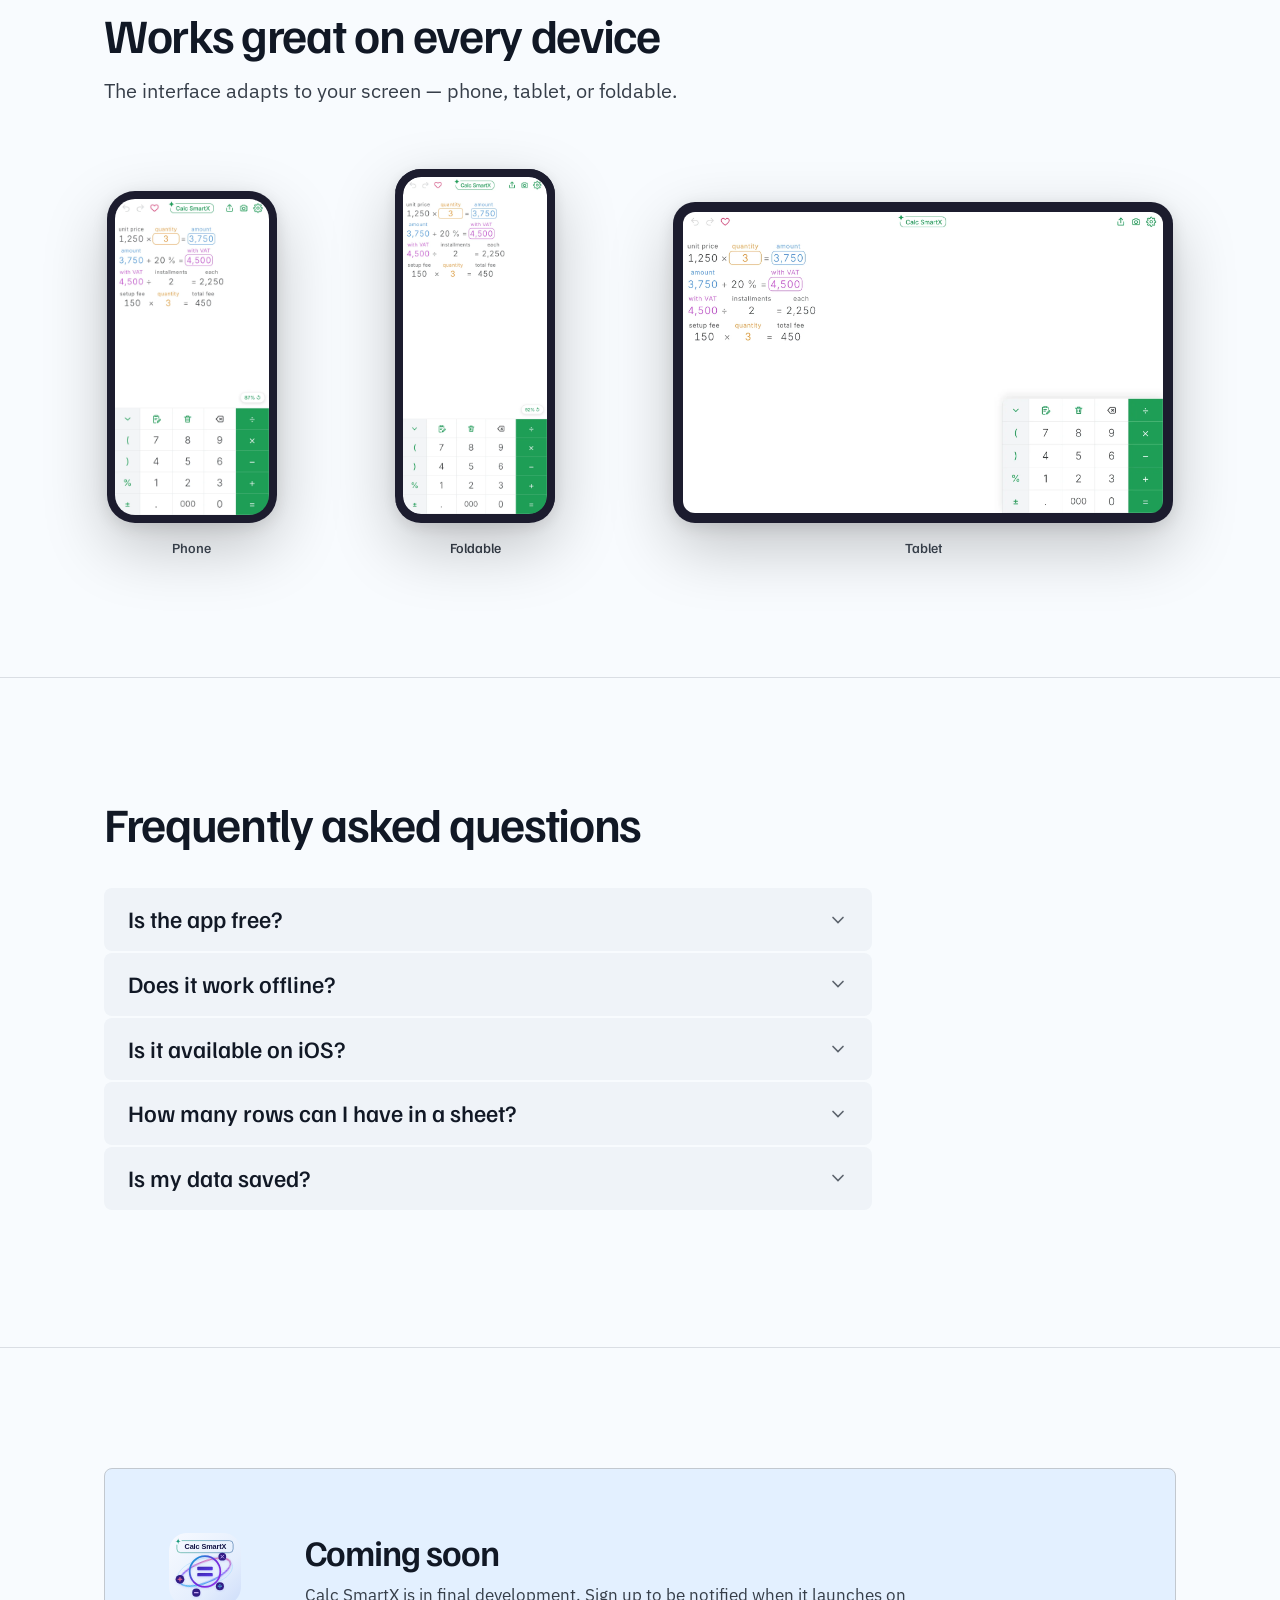
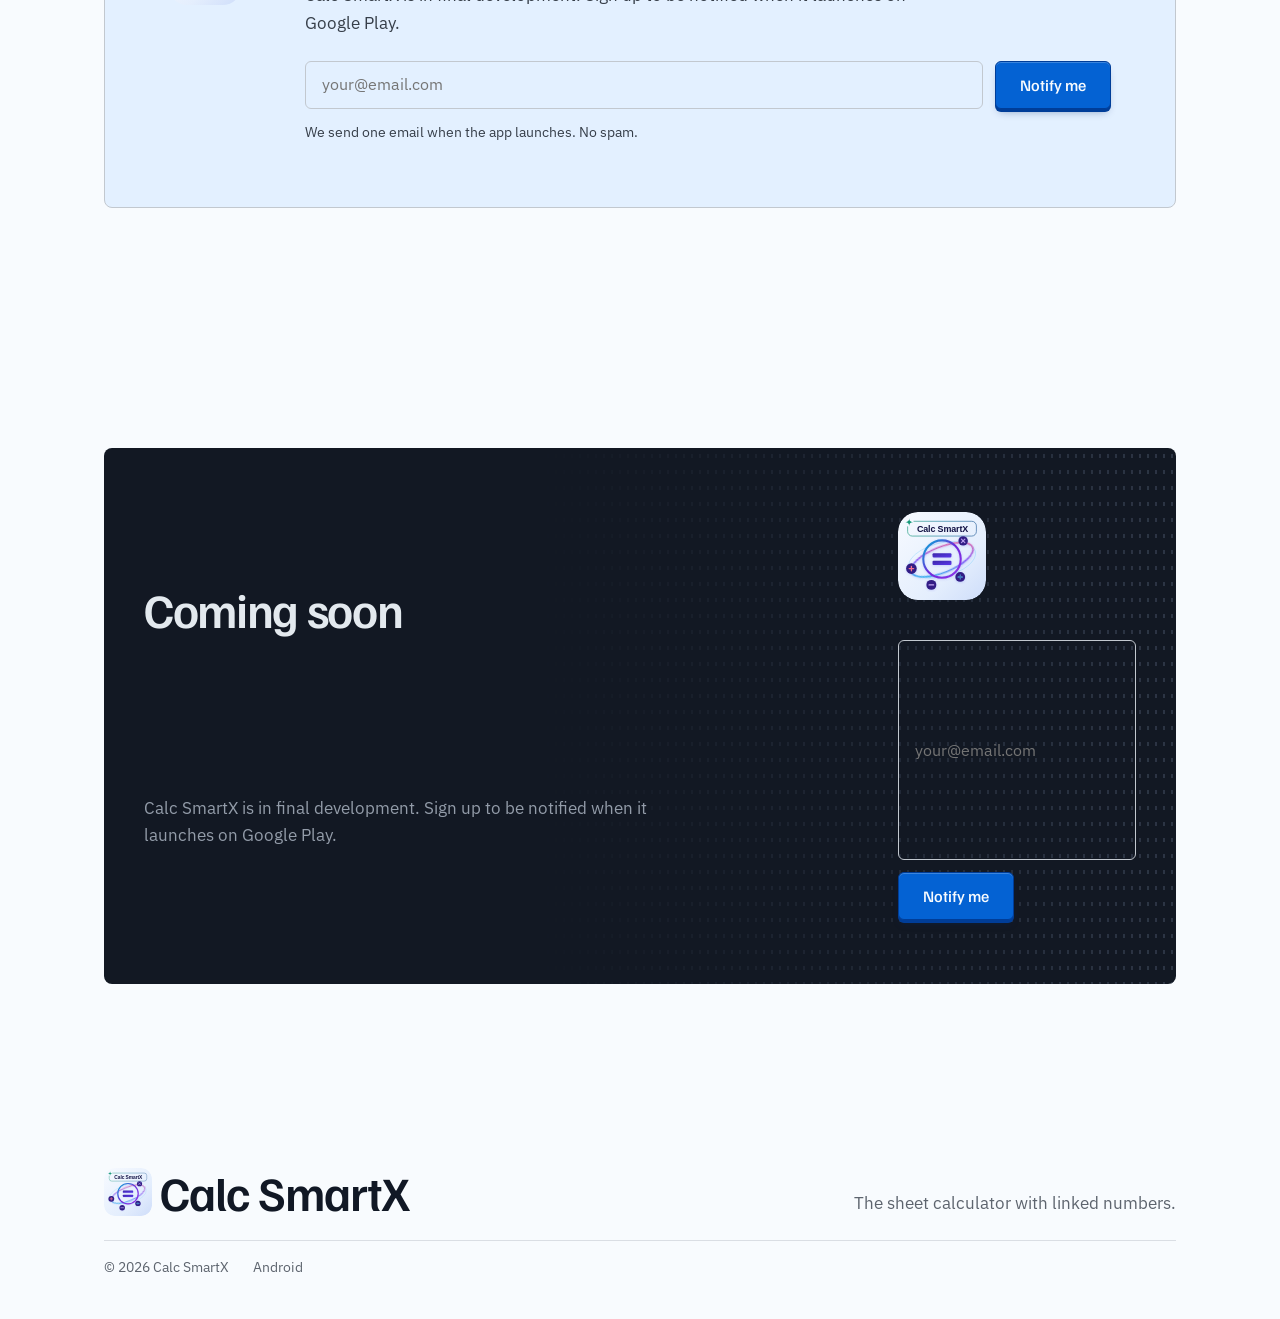
<file: en/index.html>
<!doctype html>
<html lang="en" class="no-js">
<head>
<meta charset="utf-8">
<meta name="viewport" content="width=device-width,initial-scale=1">
<title>Calc SmartX: The sheet calculator where results follow your numbers</title>
<meta name="description" content="Calc SmartX is a sheet-style calculator: change one number and every related result recalculates. Notes on every number, clean screenshots, 12 languages.">
<link rel="canonical" href="https://nghiemtuan882.github.io/calc-smartx-web/en/">
<link rel="alternate" hreflang="vi" href="https://nghiemtuan882.github.io/calc-smartx-web/">
<link rel="alternate" hreflang="en" href="https://nghiemtuan882.github.io/calc-smartx-web/en/">
<link rel="alternate" hreflang="zh-Hans" href="https://nghiemtuan882.github.io/calc-smartx-web/zh/">
<link rel="alternate" hreflang="ja" href="https://nghiemtuan882.github.io/calc-smartx-web/ja/">
<link rel="alternate" hreflang="ko" href="https://nghiemtuan882.github.io/calc-smartx-web/ko/">
<link rel="alternate" hreflang="es" href="https://nghiemtuan882.github.io/calc-smartx-web/es/">
<link rel="alternate" hreflang="pt" href="https://nghiemtuan882.github.io/calc-smartx-web/pt/">
<link rel="alternate" hreflang="fr" href="https://nghiemtuan882.github.io/calc-smartx-web/fr/">
<link rel="alternate" hreflang="de" href="https://nghiemtuan882.github.io/calc-smartx-web/de/">
<link rel="alternate" hreflang="ru" href="https://nghiemtuan882.github.io/calc-smartx-web/ru/">
<link rel="alternate" hreflang="th" href="https://nghiemtuan882.github.io/calc-smartx-web/th/">
<link rel="alternate" hreflang="id" href="https://nghiemtuan882.github.io/calc-smartx-web/id/">
<link rel="alternate" hreflang="x-default" href="https://nghiemtuan882.github.io/calc-smartx-web/">
<meta property="og:type" content="website">
<meta property="og:title" content="Calc SmartX: The sheet calculator where results follow your numbers">
<meta property="og:description" content="Calc SmartX is a sheet-style calculator: change one number and every related result recalculates. Notes on every number, clean screenshots, 12 languages.">
<meta property="og:url" content="https://nghiemtuan882.github.io/calc-smartx-web/en/">
<meta property="og:image" content="https://nghiemtuan882.github.io/calc-smartx-web/static/og.png">
<meta property="og:locale" content="en">
<meta name="twitter:card" content="summary_large_image">
<meta name="theme-color" content="#f7f9fc">
<link rel="icon" href="../static/logo.svg" type="image/svg+xml">
<link rel="apple-touch-icon" href="../static/apple-touch-icon.png">
<link rel="preconnect" href="https://fonts.googleapis.com">
<link rel="preconnect" href="https://fonts.gstatic.com" crossorigin>
<link href="https://fonts.googleapis.com/css2?family=Familjen+Grotesk:wght@400;500;600&family=Roboto:wght@300;400;500&family=IBM+Plex+Sans:wght@400;500&family=JetBrains+Mono:wght@400;500&display=swap" rel="stylesheet">
<link rel="stylesheet" href="../static/css/site.css">
<script type="application/ld+json">{"@context":"https://schema.org","@type":"MobileApplication","name":"Calc SmartX","operatingSystem":"Android","applicationCategory":"UtilitiesApplication","softwareVersion":"1.2","inLanguage":"en","description":"Calc SmartX is a sheet-style calculator: change one number and every related result recalculates. Notes on every number, clean screenshots, 12 languages.","url":"https://nghiemtuan882.github.io/calc-smartx-web/en/","image":"https://nghiemtuan882.github.io/calc-smartx-web/static/logo-512.png"}</script>

</head>
<body>
<div id="splash" aria-hidden="true">
  <div class="splash__ring"><img src="../static/logo.svg" alt="Calc SmartX" width="72" height="72"></div>
  <div class="splash__name">Calc SmartX</div>
  <div class="splash__bar-wrap"><div class="splash__bar"></div></div>
</div>
<a class="skip" href="#main">Skip to content</a>
<header class="nav">
  <div class="container nav__in">
    <a class="brand" href="../en/"><img src="../static/logo.svg" alt="" width="52" height="52">Calc SmartX</a>
    <nav class="nav__links" aria-label="Calc SmartX">
      <a href="#features">Features</a>
      <a href="#example">Example</a>
      <a href="#languages">Languages</a>
    </nav>
    <div class="nav__end">
      <label class="langsel"><span class="langsel__lbl">Language</span><span class="langsel__flag" aria-hidden="true">🇺🇸</span><select id="langsel"><option value="vi" data-href="../">Tiếng Việt</option><option value="en" data-href="../en/" selected>English</option><option value="zh" data-href="../zh/">中文（简体）</option><option value="ja" data-href="../ja/">日本語</option><option value="ko" data-href="../ko/">한국어</option><option value="es" data-href="../es/">Español</option><option value="pt" data-href="../pt/">Português</option><option value="fr" data-href="../fr/">Français</option><option value="de" data-href="../de/">Deutsch</option><option value="ru" data-href="../ru/">Русский</option><option value="th" data-href="../th/">ไทย</option><option value="id" data-href="../id/">Bahasa Indonesia</option></select><svg viewBox="0 0 24 24" fill="none" stroke="currentColor" stroke-width="2" stroke-linecap="round" stroke-linejoin="round" aria-hidden="true"><path d="m6 9 6 6 6-6"/></svg></label>
      <span class="nav__soon">Coming soon</span>
    </div>
  </div>
</header>

<main id="main">
  <section class="hero" aria-labelledby="h1">
    <canvas class="field" aria-hidden="true"></canvas>
    <div class="container hero__in">
      <div class="hero__text">
        <h1 id="h1">Change one number. The sheet follows.</h1>
        <p class="lead">A sheet calculator with a note on every number.</p>
        <div class="hero__acts"><span class="hero__soon-badge">Coming soon</span></div>
      </div>
      <div class="hero__sheet">
        <p class="try" id="try">Try it: tap the keypad to change the quantity</p>
        <div class="phone" id="sheet" data-ex="{&quot;price&quot;:1250,&quot;qty&quot;:3,&quot;vat&quot;:20,&quot;parts&quot;:2,&quot;fee&quot;:150,&quot;cur&quot;:&quot;£&quot;,&quot;sep&quot;:&quot;comma&quot;}" role="group" aria-labelledby="try">
          <div class="ph__top" aria-hidden="true">
            <span class="ph__ic"><svg viewBox="0 0 24 24" fill="none" stroke="currentColor" stroke-width="1.8" stroke-linecap="round" stroke-linejoin="round" aria-hidden="true"><path d="M9 14 4 9l5-5"/><path d="M4 9h10.5a5.5 5.5 0 0 1 0 11H11"/></svg><svg viewBox="0 0 24 24" fill="none" stroke="currentColor" stroke-width="1.8" stroke-linecap="round" stroke-linejoin="round" aria-hidden="true"><path d="m15 14 5-5-5-5"/><path d="M20 9H9.5a5.5 5.5 0 0 0 0 11H13"/></svg><svg viewBox="0 0 24 24" fill="none" stroke="currentColor" stroke-width="1.8" stroke-linecap="round" stroke-linejoin="round" aria-hidden="true" class="heart"><path d="M12 20s-7.5-4.6-9.2-9.4C1.7 7.4 3.8 4 7.2 4c2 0 3.5 1.1 4.8 2.8C13.3 5.1 14.8 4 16.8 4c3.4 0 5.5 3.4 4.4 6.6C19.5 15.4 12 20 12 20z"/></svg></span>
            <span class="ph__brand"><svg class="spark" viewBox="0 0 24 24" aria-hidden="true"><path d="M12 1.5C12.7 7.3 16.7 11.3 22.5 12C16.7 12.7 12.7 16.7 12 22.5C11.3 16.7 7.3 12.7 1.5 12C7.3 11.3 11.3 7.3 12 1.5Z" fill="currentColor"/></svg>Calc SmartX</span>
            <span class="ph__ic"><svg viewBox="0 0 24 24" fill="none" stroke="currentColor" stroke-width="1.8" stroke-linecap="round" stroke-linejoin="round" aria-hidden="true"><path d="M12 3v12"/><path d="m7.5 7.5 4.5-4.5 4.5 4.5"/><path d="M5 12v6.5A1.5 1.5 0 0 0 6.5 20h11a1.5 1.5 0 0 0 1.5-1.5V12"/></svg><svg viewBox="0 0 24 24" fill="none" stroke="currentColor" stroke-width="1.8" stroke-linecap="round" stroke-linejoin="round" aria-hidden="true"><path d="M4 8.5A1.5 1.5 0 0 1 5.5 7h2l1.5-2h6l1.5 2h2A1.5 1.5 0 0 1 20 8.5v9a1.5 1.5 0 0 1-1.5 1.5h-13A1.5 1.5 0 0 1 4 17.5z"/><circle cx="12" cy="13" r="3.5"/></svg><svg viewBox="0 0 24 24" fill="none" stroke="currentColor" stroke-width="1.8" stroke-linecap="round" stroke-linejoin="round" aria-hidden="true"><circle cx="12" cy="12" r="3"/><path d="M19.4 15a1.7 1.7 0 0 0 .3 1.8l.1.1a2 2 0 1 1-2.8 2.8l-.1-.1a1.7 1.7 0 0 0-1.8-.3 1.7 1.7 0 0 0-1 1.5V21a2 2 0 1 1-4 0v-.1a1.7 1.7 0 0 0-1.1-1.5 1.7 1.7 0 0 0-1.8.3l-.1.1a2 2 0 1 1-2.8-2.8l.1-.1a1.7 1.7 0 0 0 .3-1.8 1.7 1.7 0 0 0-1.5-1H3a2 2 0 1 1 0-4h.1a1.7 1.7 0 0 0 1.5-1.1 1.7 1.7 0 0 0-.3-1.8l-.1-.1a2 2 0 1 1 2.8-2.8l.1.1a1.7 1.7 0 0 0 1.8.3H9a1.7 1.7 0 0 0 1-1.5V3a2 2 0 1 1 4 0v.1a1.7 1.7 0 0 0 1 1.5 1.7 1.7 0 0 0 1.8-.3l.1-.1a2 2 0 1 1 2.8 2.8l-.1.1a1.7 1.7 0 0 0-.3 1.8V9a1.7 1.7 0 0 0 1.5 1H21a2 2 0 1 1 0 4h-.1a1.7 1.7 0 0 0-1.5 1z"/></svg></span>
          </div>
          <div class="ph__sheet" aria-live="polite">
            <div class="ln"><span class="t"><small>unit price</small><b>1,250</b></span><span class="t o"><b>×</b></span><span class="t c3 box"><small>quantity</small><b data-v="qty">3</b></span><span class="t o"><b>=</b></span><span class="t c1 box"><small>amount</small><b data-v="amount">3,750</b></span></div>
            <div class="ln"><span class="t c1"><small>amount</small><b data-v="amount">3,750</b></span><span class="t o"><b>+</b></span><span class="t"><b>20</b></span><span class="t o"><b>%</b></span><span class="t o"><b>=</b></span><span class="t c2 box"><small>with VAT</small><b data-v="vat">4,500</b></span></div>
            <div class="ln"><span class="t c2"><small>with VAT</small><b data-v="vat">4,500</b></span><span class="t o"><b>÷</b></span><span class="t"><small>installments</small><b>2</b></span><span class="t o"><b>=</b></span><span class="t"><small>each</small><b data-v="each">2,250</b></span></div>
            <div class="ln"><span class="t"><small>setup fee</small><b>150</b></span><span class="t o"><b>×</b></span><span class="t c3"><small>quantity</small><b data-v="qty">3</b></span><span class="t o"><b>=</b></span><span class="t"><small>total fee</small><b data-v="total">450</b></span></div>
          </div>
          <div class="ph__pad"><button type="button" class="k tl" tabindex="-1" aria-hidden="true"><svg viewBox="0 0 24 24" fill="none" stroke="currentColor" stroke-width="1.8" stroke-linecap="round" stroke-linejoin="round" aria-hidden="true"><path d="m6 9 6 6 6-6"/></svg></button><button type="button" class="k tl" tabindex="-1" aria-hidden="true"><svg viewBox="0 0 24 24" fill="none" stroke="currentColor" stroke-width="1.8" stroke-linecap="round" stroke-linejoin="round" aria-hidden="true"><path d="M9 4h6a1 1 0 0 1 1 1v1H8V5a1 1 0 0 1 1-1z"/><path d="M16 5h1.5A1.5 1.5 0 0 1 19 6.5V11M8 5H6.5A1.5 1.5 0 0 0 5 6.5v12A1.5 1.5 0 0 0 6.5 20H11"/><path d="m14 20 .5-2.5 5-5 2 2-5 5z"/></svg></button><button type="button" class="k tl" data-k="clear"><svg viewBox="0 0 24 24" fill="none" stroke="currentColor" stroke-width="1.8" stroke-linecap="round" stroke-linejoin="round" aria-hidden="true"><path d="M4 7h16"/><path d="M10 11v6M14 11v6"/><path d="M5.5 7l1 12a1.5 1.5 0 0 0 1.5 1.4h8a1.5 1.5 0 0 0 1.5-1.4l1-12"/><path d="M9 7V4.5h6V7"/></svg></button><button type="button" class="k tl" data-k="bs"><svg viewBox="0 0 24 24" fill="none" stroke="currentColor" stroke-width="1.8" stroke-linecap="round" stroke-linejoin="round" aria-hidden="true"><path d="M9 5h10.5A1.5 1.5 0 0 1 21 6.5v11a1.5 1.5 0 0 1-1.5 1.5H9l-6-7z"/><path d="m11 9 6 6M17 9l-6 6"/></svg></button><button type="button" class="k op" tabindex="-1" aria-hidden="true">÷</button><button type="button" class="k tl" tabindex="-1" aria-hidden="true">(</button><button type="button" class="k " data-k="7">7</button><button type="button" class="k " data-k="8">8</button><button type="button" class="k " data-k="9">9</button><button type="button" class="k op" tabindex="-1" aria-hidden="true">×</button><button type="button" class="k tl" tabindex="-1" aria-hidden="true">)</button><button type="button" class="k " data-k="4">4</button><button type="button" class="k " data-k="5">5</button><button type="button" class="k " data-k="6">6</button><button type="button" class="k op" tabindex="-1" aria-hidden="true">−</button><button type="button" class="k tl" tabindex="-1" aria-hidden="true">%</button><button type="button" class="k " data-k="1">1</button><button type="button" class="k " data-k="2">2</button><button type="button" class="k " data-k="3">3</button><button type="button" class="k op" tabindex="-1" aria-hidden="true">+</button><button type="button" class="k tl" tabindex="-1" aria-hidden="true">±</button><button type="button" class="k " tabindex="-1" aria-hidden="true">.</button><button type="button" class="k k000" data-k="000">000</button><button type="button" class="k " data-k="0">0</button><button type="button" class="k op" tabindex="-1" aria-hidden="true">=</button></div>
        </div>
      </div>
    </div>
  </section>

  <section class="sec" id="example" aria-labelledby="h-ex">
    <div class="container ex">
      <figure class="ex__shot cut" style="margin:0"><img src="../static/shots/en.webp" width="824" height="1560" loading="lazy" decoding="async" alt="Calc SmartX showing a sample sheet in English"></figure>
      <div class="ex__body">
        <h2 id="h-ex">A real sheet, in English</h2>
        <p>A screenshot from Calc SmartX. Unit price in £, plus 20 % VAT, split into 2 installments. Change the quantity and all four lines update.</p>
        <div class="ledger-wrap">
          <table class="ledger">
            <thead><tr><th scope="col">Calculation</th><th scope="col">Result</th><th scope="col">Note</th></tr></thead>
            <tbody><tr><td class="m">1,250 × 3</td><td class="m">3,750</td><td>unit price × quantity = amount</td></tr><tr class="hit"><td class="m">3,750 + 20 %</td><td class="m">4,500</td><td>with VAT</td></tr><tr><td class="m">4,500 ÷ 2</td><td class="m">2,250</td><td>each (installments: 2)</td></tr><tr><td class="m">150 × 3</td><td class="m">450</td><td>setup fee × quantity = total fee</td></tr></tbody>
          </table>
        </div>
      </div>
    </div>
  </section>

  <section class="sec" id="features" aria-labelledby="h-feat">
    <div class="container">
      <div class="sec__head">
        <h2 id="h-feat">15 features, seen in action</h2>
        <p class="lead">Every clip is recorded from the app itself, in the language you are reading.</p>
      </div>
      
      <div class="grp">
        <div class="grp__h"><span aria-hidden="true">01</span><h3>Linked calculations</h3></div>
        <ul class="feats">
          <li class="feat">
            <div class="feat__clip cut"><img src="../static/gif/en-f1.gif" width="546" height="285" loading="lazy" decoding="async" alt="Edit a number, results follow"></div>
            <h4>Edit a number, results follow</h4>
            <p>Tap any number to change it. Every related result recalculates.</p>
          </li>
          <li class="feat">
            <div class="feat__clip cut"><img src="../static/gif/en-f2.gif" width="546" height="285" loading="lazy" decoding="async" alt="Keep going from a result"></div>
            <h4>Keep going from a result</h4>
            <p>Tap a result, then + − × ÷. The new line stays linked to that result.</p>
          </li>
          <li class="feat">
            <div class="feat__clip cut"><img src="../static/gif/en-f3.gif" width="546" height="285" loading="lazy" decoding="async" alt="Drag to link"></div>
            <h4>Drag to link</h4>
            <p>Hold and drag a number: a small card rides above your finger. Drop it on a number to replace it, or below the last line for a new line.</p>
          </li>
          <li class="feat">
            <div class="feat__clip cut"><img src="../static/gif/en-f7.gif" width="546" height="285" loading="lazy" decoding="async" alt="Tap a number to link it"></div>
            <h4>Tap a number to link it</h4>
            <p>After pressing an operator, tap any number above to bring it in, already linked.</p>
          </li>
          <li class="feat">
            <div class="feat__clip cut"><img src="../static/gif/en-f11.gif" width="546" height="285" loading="lazy" decoding="async" alt="Tap a sign to change it"></div>
            <h4>Tap a sign to change it</h4>
            <p>Tap + − × ÷ in a calculation and pick another sign. The result updates right away.</p>
          </li>
        </ul>
      </div>
      <div class="grp">
        <div class="grp__h"><span aria-hidden="true">02</span><h3>Fast entry and edits</h3></div>
        <ul class="feats">
          <li class="feat">
            <div class="feat__clip cut"><img src="../static/gif/en-f12.gif" width="546" height="285" loading="lazy" decoding="async" alt="Smart ⌫"></div>
            <h4>Smart ⌫</h4>
            <p>Tap ⌫ to delete one character at a time, signs included. With an answer selected, ⌫ jumps into the last number. Hold ⌫ to delete the whole line.</p>
          </li>
          <li class="feat">
            <div class="feat__clip cut"><img src="../static/gif/en-f13.gif" width="546" height="285" loading="lazy" decoding="async" alt="000 key for quick amounts"></div>
            <h4>000 key for quick amounts</h4>
            <p>Type 12 and tap 000 twice to get 12,000,000 — no need to press 0 six times.</p>
          </li>
          <li class="feat">
            <div class="feat__clip cut"><img src="../static/gif/en-f9.gif" width="546" height="285" loading="lazy" decoding="async" alt="Drag an operator to move"></div>
            <h4>Drag an operator to move</h4>
            <p>Hold and drag + − × ÷ or = to move the whole calculation.</p>
          </li>
        </ul>
      </div>
      <div class="grp">
        <div class="grp__h"><span aria-hidden="true">03</span><h3>Notes and layout</h3></div>
        <ul class="feats">
          <li class="feat">
            <div class="feat__clip cut"><img src="../static/gif/en-f4.gif" width="546" height="285" loading="lazy" decoding="async" alt="Notes on every number"></div>
            <h4>Notes on every number</h4>
            <p>Tap the note key and type labels like “unit price” right above the number.</p>
          </li>
          <li class="feat">
            <div class="feat__clip cut"><img src="../static/gif/en-f10.gif" width="546" height="285" loading="lazy" decoding="async" alt="Slide the operator column to zoom"></div>
            <h4>Slide the operator column to zoom</h4>
            <p>Put a finger on the + − × ÷ column and slide up to zoom in, down to zoom out.</p>
          </li>
          <li class="feat">
            <div class="feat__clip cut"><img src="../static/gif/en-f14.gif" width="546" height="285" loading="lazy" decoding="async" alt="Swipe the keypad to adjust spacing"></div>
            <h4>Swipe the keypad to adjust spacing</h4>
            <p>Swipe sideways along the top row to space out numbers. Swipe up or down the left column to space out lines.</p>
          </li>
          <li class="feat">
            <div class="feat__clip cut"><img src="../static/gif/en-f6.gif" width="546" height="285" loading="lazy" decoding="async" alt="Make it yours"></div>
            <h4>Make it yours</h4>
            <p>Change the color, font, text size, language, dark mode and left-handed keypad.</p>
          </li>
        </ul>
      </div>
      <div class="grp">
        <div class="grp__h"><span aria-hidden="true">04</span><h3>Capture and share</h3></div>
        <ul class="feats">
          <li class="feat">
            <div class="feat__clip cut"><img src="../static/gif/en-f5.gif" width="546" height="285" loading="lazy" decoding="async" alt="Clean screenshots"></div>
            <h4>Clean screenshots</h4>
            <p>Capture the full screen, an area you draw, or just the lines you pick.</p>
          </li>
          <li class="feat">
            <div class="feat__clip cut"><img src="../static/gif/en-f8.gif" width="546" height="285" loading="lazy" decoding="async" alt="Capture just the lines you need"></div>
            <h4>Capture just the lines you need</h4>
            <p>Pick lines even if they're far apart; the image puts them right next to each other.</p>
          </li>
          <li class="feat">
            <div class="feat__clip cut"><img src="../static/gif/en-f15.gif" width="546" height="285" loading="lazy" decoding="async" alt="Send pictures straight to chat apps"></div>
            <h4>Send pictures straight to chat apps</h4>
            <p>After a capture, save the picture or send it right away via Zalo, WhatsApp, Viber, Telegram or Messenger.</p>
          </li>
        </ul>
      </div>
    </div>
  </section>

  <section class="sec" id="languages" aria-labelledby="h-lang">
    <div class="container">
      <div class="sec__head">
        <h2 id="h-lang">12 languages, numbers written the local way</h2>
        <p class="lead">Thousands and decimal separators follow the language. Prefer another style? Pick it in Settings.</p>
      </div>
      <ul class="langs"><li><a href="../" hreflang="vi" lang="vi" data-lang="vi"><span class="flag" aria-hidden="true">🇻🇳</span><strong>Tiếng Việt</strong></a></li><li><a href="../en/" hreflang="en" lang="en" data-lang="en" aria-current="page"><span class="flag" aria-hidden="true">🇺🇸</span><strong>English</strong></a></li><li><a href="../zh/" hreflang="zh-Hans" lang="zh-Hans" data-lang="zh"><span class="flag" aria-hidden="true">🇨🇳</span><strong>中文（简体）</strong></a></li><li><a href="../ja/" hreflang="ja" lang="ja" data-lang="ja"><span class="flag" aria-hidden="true">🇯🇵</span><strong>日本語</strong></a></li><li><a href="../ko/" hreflang="ko" lang="ko" data-lang="ko"><span class="flag" aria-hidden="true">🇰🇷</span><strong>한국어</strong></a></li><li><a href="../es/" hreflang="es" lang="es" data-lang="es"><span class="flag" aria-hidden="true">🇪🇸</span><strong>Español</strong></a></li><li><a href="../pt/" hreflang="pt" lang="pt" data-lang="pt"><span class="flag" aria-hidden="true">🇧🇷</span><strong>Português</strong></a></li><li><a href="../fr/" hreflang="fr" lang="fr" data-lang="fr"><span class="flag" aria-hidden="true">🇫🇷</span><strong>Français</strong></a></li><li><a href="../de/" hreflang="de" lang="de" data-lang="de"><span class="flag" aria-hidden="true">🇩🇪</span><strong>Deutsch</strong></a></li><li><a href="../ru/" hreflang="ru" lang="ru" data-lang="ru"><span class="flag" aria-hidden="true">🇷🇺</span><strong>Русский</strong></a></li><li><a href="../th/" hreflang="th" lang="th" data-lang="th"><span class="flag" aria-hidden="true">🇹🇭</span><strong>ไทย</strong></a></li><li><a href="../id/" hreflang="id" lang="id" data-lang="id"><span class="flag" aria-hidden="true">🇮🇩</span><strong>Bahasa Indonesia</strong></a></li></ul>
    </div>
  </section>

  <section class="sec theme-sec" id="themes" aria-labelledby="h-themes">
    <div class="container">
      <div class="theme-layout">
        <div class="theme-text">
          <h2 id="h-themes">Light and dark mode</h2>
          <p class="lead">Switch between light and dark themes inside the app. Easy on the eyes wherever you are.</p>
          <div class="theme-toggle" role="group">
            <button class="theme-btn theme-btn--light is-active" data-theme="light">
              <svg viewBox="0 0 24 24" fill="none" stroke="currentColor" stroke-width="1.8" stroke-linecap="round" aria-hidden="true"><circle cx="12" cy="12" r="4"/><path d="M12 2v2M12 20v2M4.93 4.93l1.41 1.41M17.66 17.66l1.41 1.41M2 12h2M20 12h2M6.34 17.66l-1.41 1.41M19.07 4.93l-1.41 1.41"/></svg>
              Light
            </button>
            <button class="theme-btn theme-btn--dark" data-theme="dark">
              <svg viewBox="0 0 24 24" fill="none" stroke="currentColor" stroke-width="1.8" stroke-linecap="round" aria-hidden="true"><path d="M21 12.79A9 9 0 1 1 11.21 3 7 7 0 0 0 21 12.79z"/></svg>
              Dark
            </button>
          </div>
        </div>
        <div class="theme-preview">
          <div class="theme-mockup" id="theme-mockup" data-active="light">
            <img class="tm-light" src="../static/shots/ui/en-light.webp" width="780" height="1600" loading="lazy" decoding="async" alt="Light – Calc SmartX">
            <img class="tm-dark" src="../static/shots/ui/en-dark.webp" width="780" height="1600" loading="lazy" decoding="async" alt="Dark – Calc SmartX">
          </div>
        </div>
      </div>
    </div>
  </section>

  <section class="sec device-sec" id="devices" aria-labelledby="h-devices">
    <div class="container">
      <div class="sec__head">
        <h2 id="h-devices">Works great on every device</h2>
        <p class="lead">The interface adapts to your screen — phone, tablet, or foldable.</p>
      </div>
      <div class="devices">
        <figure class="dev dev-phone">
          <div class="dev-shell"><img class="dev-img" src="../static/shots/ui/en-light.webp" width="780" height="1600" loading="lazy" decoding="async" alt="Phone – Calc SmartX"></div>
          <figcaption>Phone</figcaption>
        </figure>
        <figure class="dev dev-fold">
          <button type="button" class="fold is-closed" id="fold" aria-label="Foldable">
            <span class="fold__half fold__right"><img src="../static/shots/ui/en-fold-open.webp" width="1500" height="1664" loading="lazy" decoding="async" alt="Foldable – Calc SmartX"></span>
            <span class="fold__flap">
              <span class="fold__face fold__front"><img src="../static/shots/ui/en-fold-open.webp" width="1500" height="1664" loading="lazy" decoding="async" alt=""></span>
              <span class="fold__face fold__back"><img src="../static/shots/ui/en-fold-cover.webp" width="824" height="1920" loading="lazy" decoding="async" alt=""></span>
            </span>
          </button>
          <figcaption>Foldable</figcaption>
        </figure>
        <figure class="dev dev-tablet">
          <div class="dev-shell"><img class="dev-img" src="../static/shots/ui/en-tablet.webp" width="1707" height="1068" loading="lazy" decoding="async" alt="Tablet – Calc SmartX"></div>
          <figcaption>Tablet</figcaption>
        </figure>
      </div>
    </div>
  </section>

  <section class="sec faq-sec" id="faq" aria-labelledby="h-faq">
    <div class="container">
      <div class="sec__head">
        <h2 id="h-faq">Frequently asked questions</h2>
      </div>
      <dl class="faq">
        <div class="faq__item">
          <dt><button class="faq__q" aria-expanded="false">Is the app free?<svg viewBox="0 0 24 24" fill="none" stroke="currentColor" stroke-width="2" stroke-linecap="round" aria-hidden="true"><path d="m6 9 6 6 6-6"/></svg></button></dt>
          <dd class="faq__a" hidden>Calc SmartX is completely free — no ads, no in-app purchases.</dd>
        </div>
        <div class="faq__item">
          <dt><button class="faq__q" aria-expanded="false">Does it work offline?<svg viewBox="0 0 24 24" fill="none" stroke="currentColor" stroke-width="2" stroke-linecap="round" aria-hidden="true"><path d="m6 9 6 6 6-6"/></svg></button></dt>
          <dd class="faq__a" hidden>Yes. All calculations run on your device. No internet connection needed.</dd>
        </div>
        <div class="faq__item">
          <dt><button class="faq__q" aria-expanded="false">Is it available on iOS?<svg viewBox="0 0 24 24" fill="none" stroke="currentColor" stroke-width="2" stroke-linecap="round" aria-hidden="true"><path d="m6 9 6 6 6-6"/></svg></button></dt>
          <dd class="faq__a" hidden>Calc SmartX is currently available on Android. An iOS version is on the roadmap.</dd>
        </div>
        <div class="faq__item">
          <dt><button class="faq__q" aria-expanded="false">How many rows can I have in a sheet?<svg viewBox="0 0 24 24" fill="none" stroke="currentColor" stroke-width="2" stroke-linecap="round" aria-hidden="true"><path d="m6 9 6 6 6-6"/></svg></button></dt>
          <dd class="faq__a" hidden>There is no row limit. Your sheet can be as long as you need.</dd>
        </div>
        <div class="faq__item">
          <dt><button class="faq__q" aria-expanded="false">Is my data saved?<svg viewBox="0 0 24 24" fill="none" stroke="currentColor" stroke-width="2" stroke-linecap="round" aria-hidden="true"><path d="m6 9 6 6 6-6"/></svg></button></dt>
          <dd class="faq__a" hidden>Your data is stored locally on your device and never sent to any server.</dd>
        </div>
      </dl>
    </div>
  </section>

  <section class="soon-sec" id="soon" aria-labelledby="h-soon">
    <div class="container">
      <div class="soon__panel">
        <div class="soon__icon"><img src="../static/logo.svg" alt="" width="72" height="72"></div>
        <div class="soon__body">
          <h2 id="h-soon">Coming soon</h2>
          <p>Calc SmartX is in final development. Sign up to be notified when it launches on Google Play.</p>
          <form class="soon__form" action="https://formspree.io/f/xvgrzojn" method="POST" novalidate>
            <input type="email" name="email" required placeholder="your@email.com" autocomplete="email">
            <button type="submit" class="key key--primary">Notify me</button>
          </form>
          <p class="soon__note">We send one email when the app launches. No spam.</p>
        </div>
      </div>
    </div>
  </section>

  <section class="dl" aria-labelledby="h-dl">
    <div class="container">
      <div class="dl__panel">
        <div class="gfield" aria-hidden="true"></div>
        <h2 id="h-dl">Coming soon</h2>
        <p>Calc SmartX is in final development. Sign up to be notified when it launches on Google Play.</p>
        <div class="dl__act"><img src="../static/logo.svg" alt="" width="88" height="88">
          <form class="soon__form soon__form--inline" action="https://formspree.io/f/xvgrzojn" method="POST" novalidate>
            <input type="email" name="email" required placeholder="your@email.com" autocomplete="email">
            <button type="submit" class="key key--primary">Notify me</button>
          </form>
        </div>
      </div>
    </div>
  </section>
</main>

<footer class="foot">
  <div class="container">
    <div class="foot__mast">
      <a class="brand" href="../en/"><img src="../static/logo.svg" alt="" width="48" height="48">Calc SmartX</a>
      <p>The sheet calculator with linked numbers.</p>
    </div>
    <div class="foot__row">
      <span>© 2026 Calc SmartX</span>
      <span>Android</span>
    </div>
  </div>
</footer>
<script src="../static/js/site.js" defer></script>
</body>
</html>
</file>
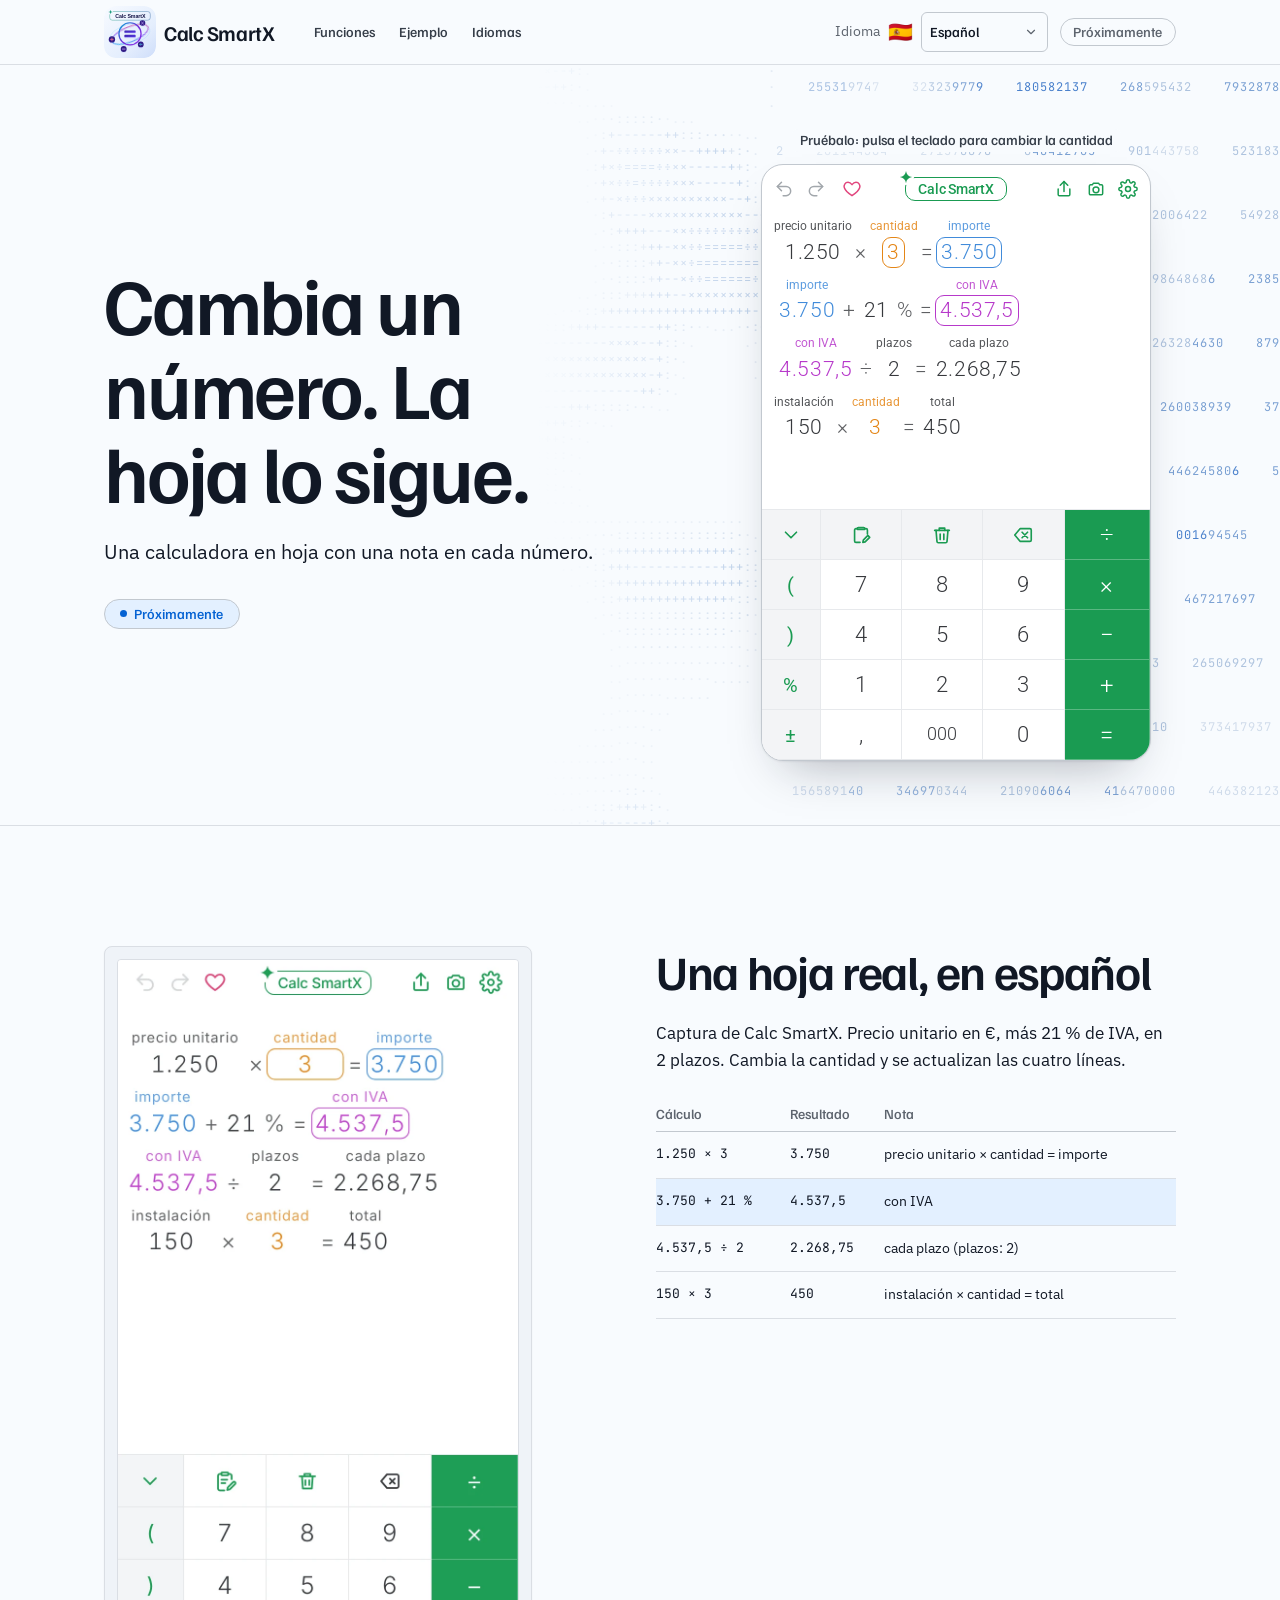
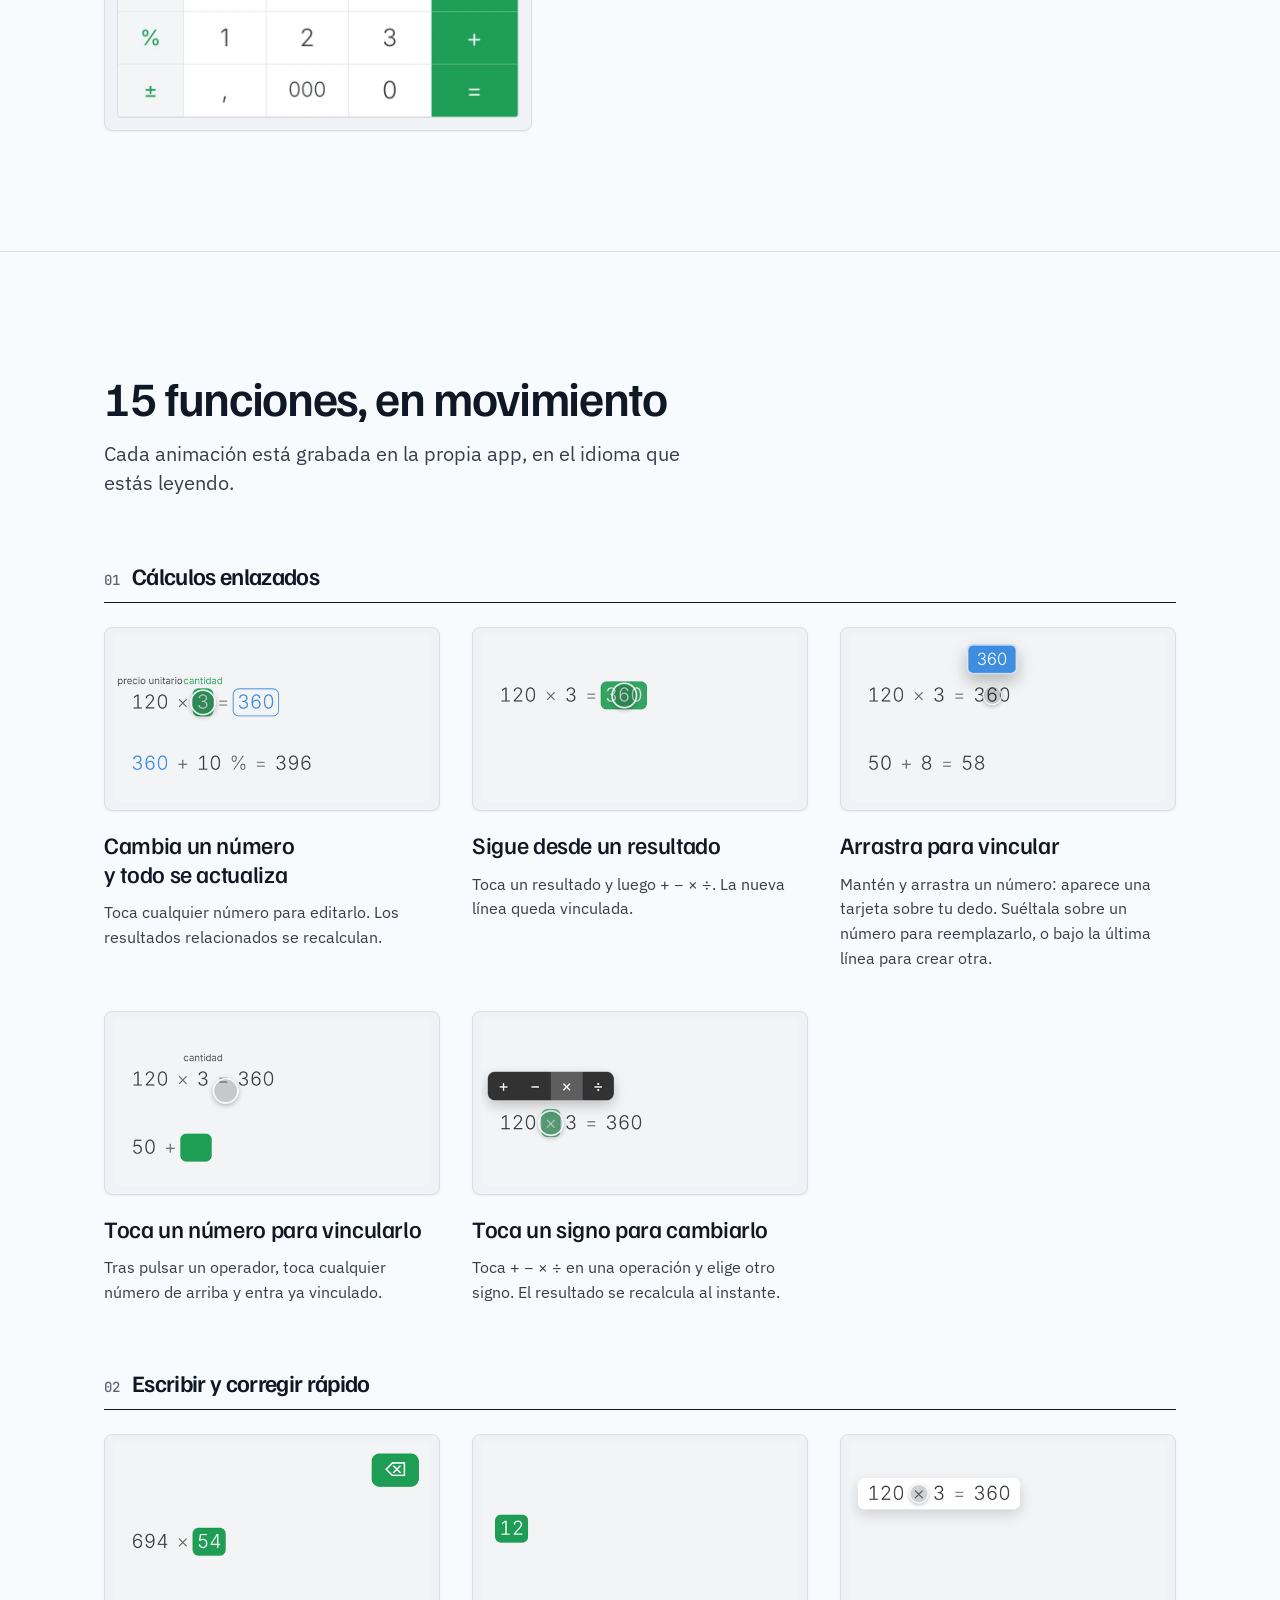
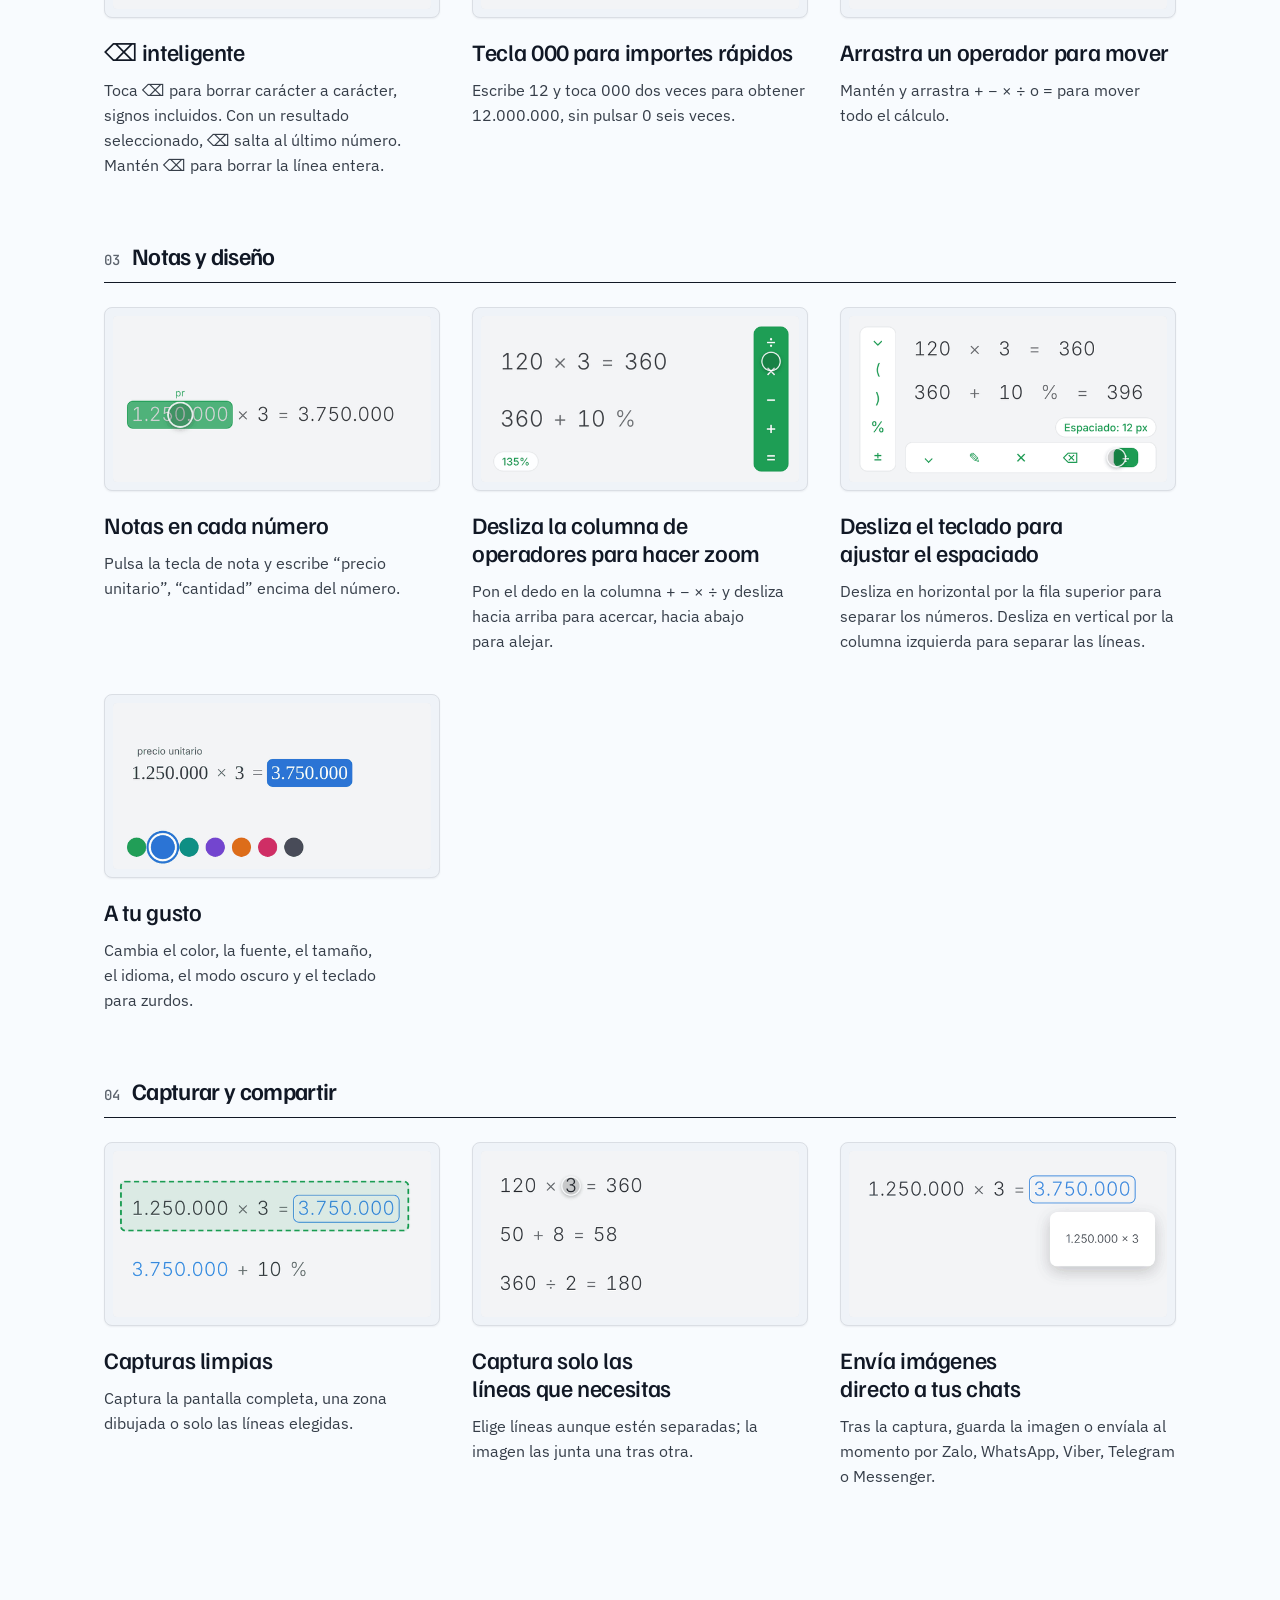
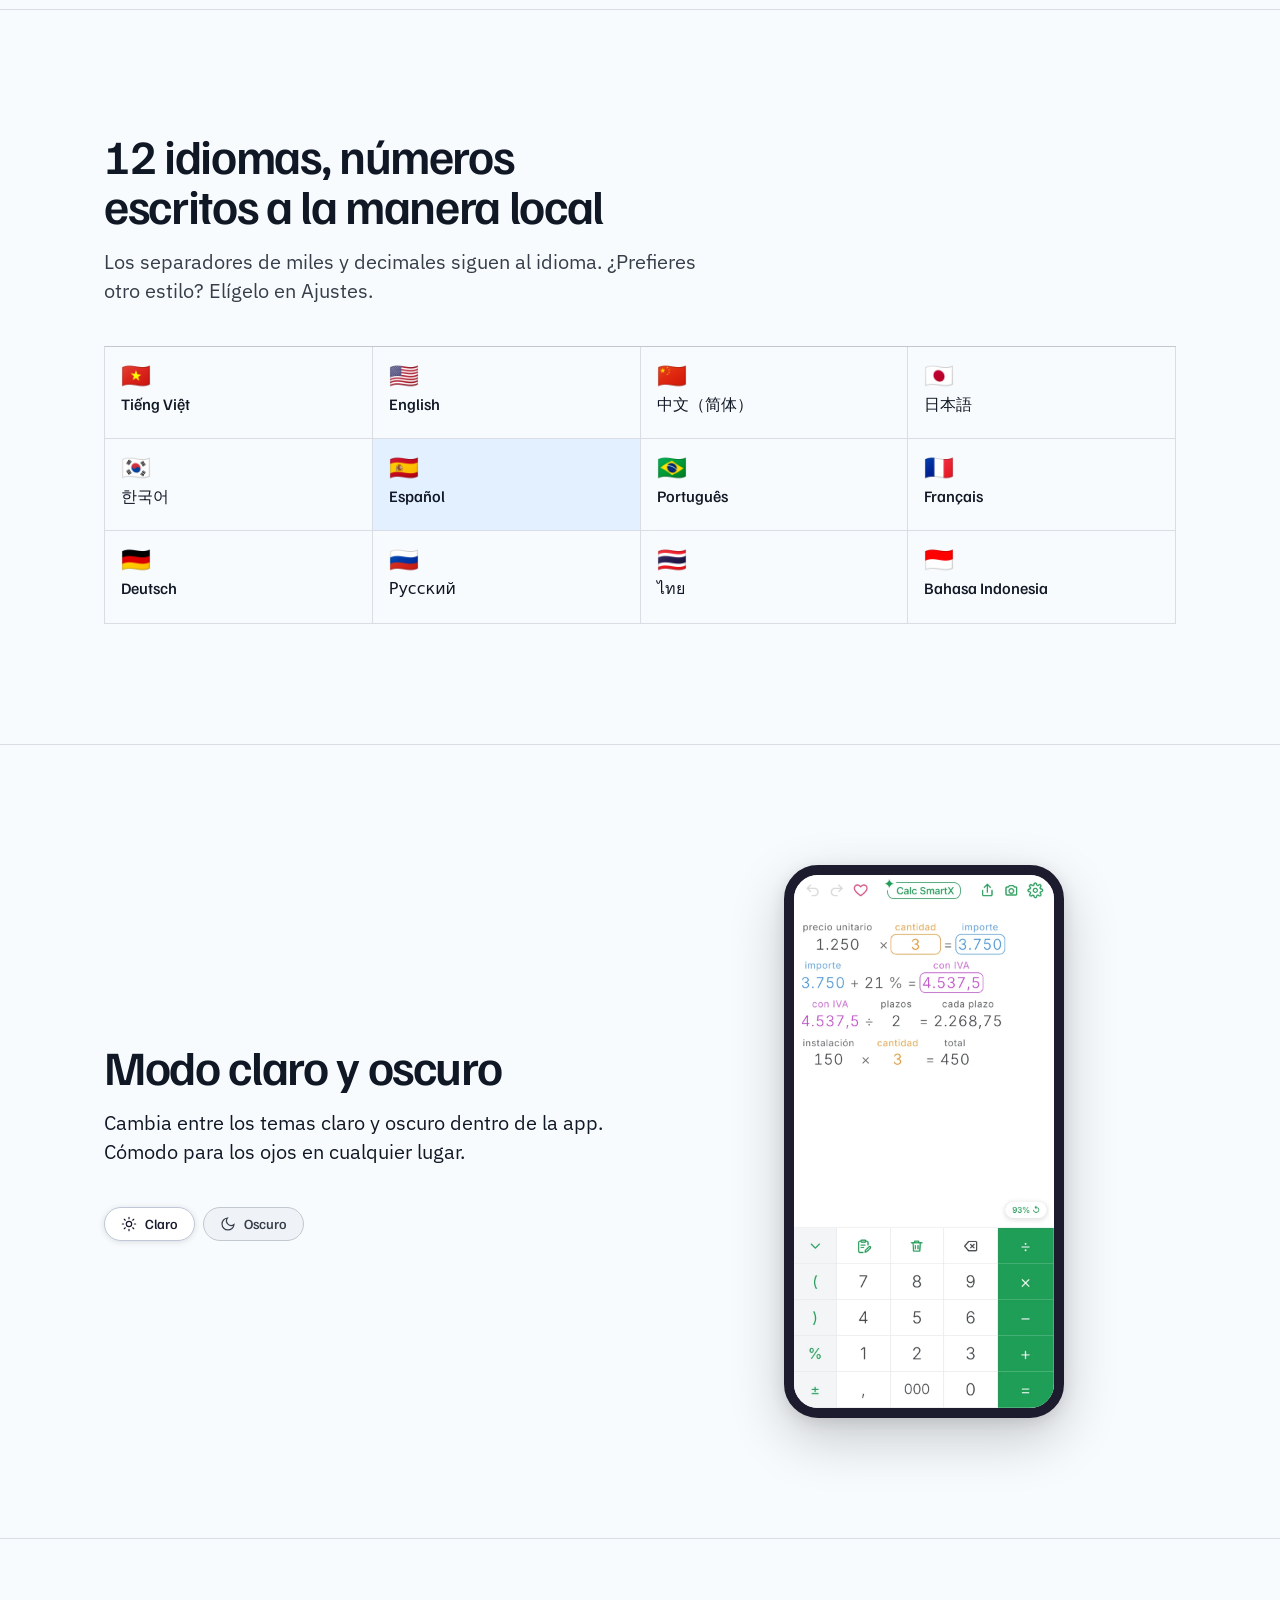
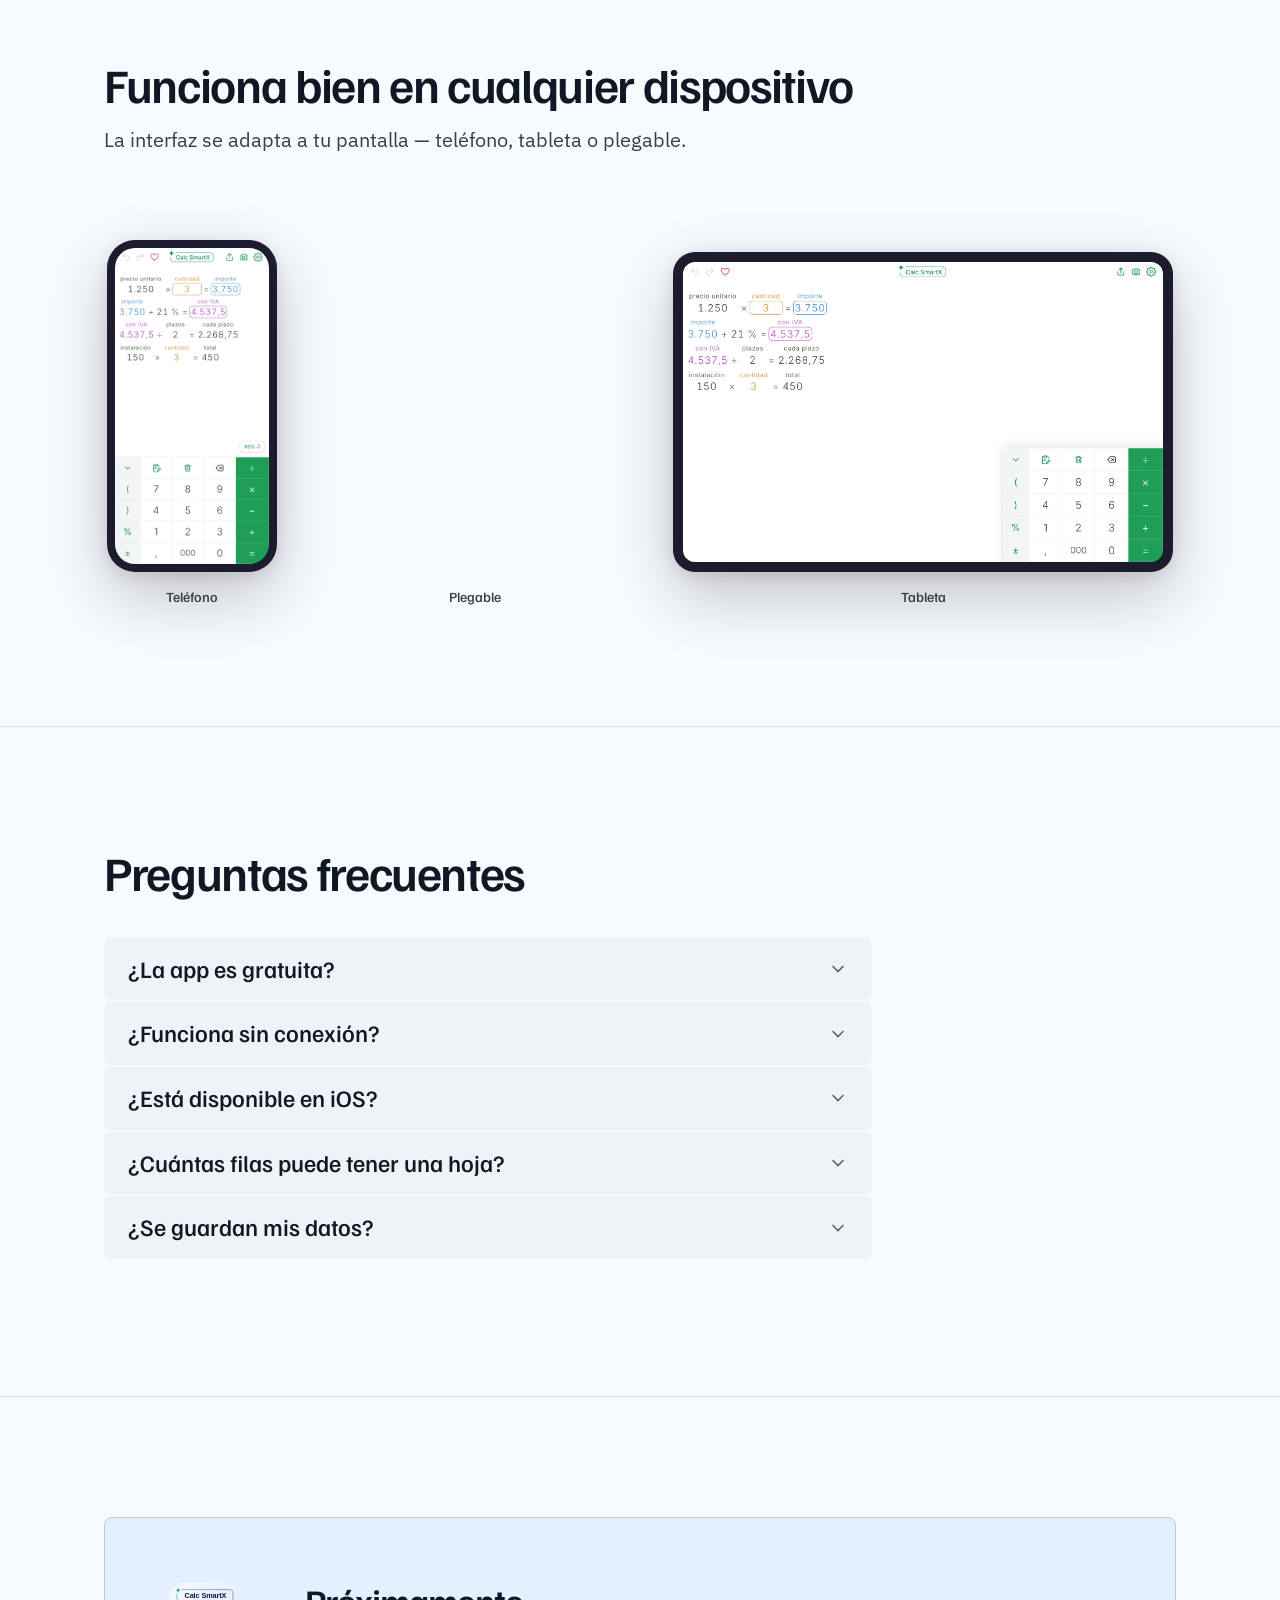
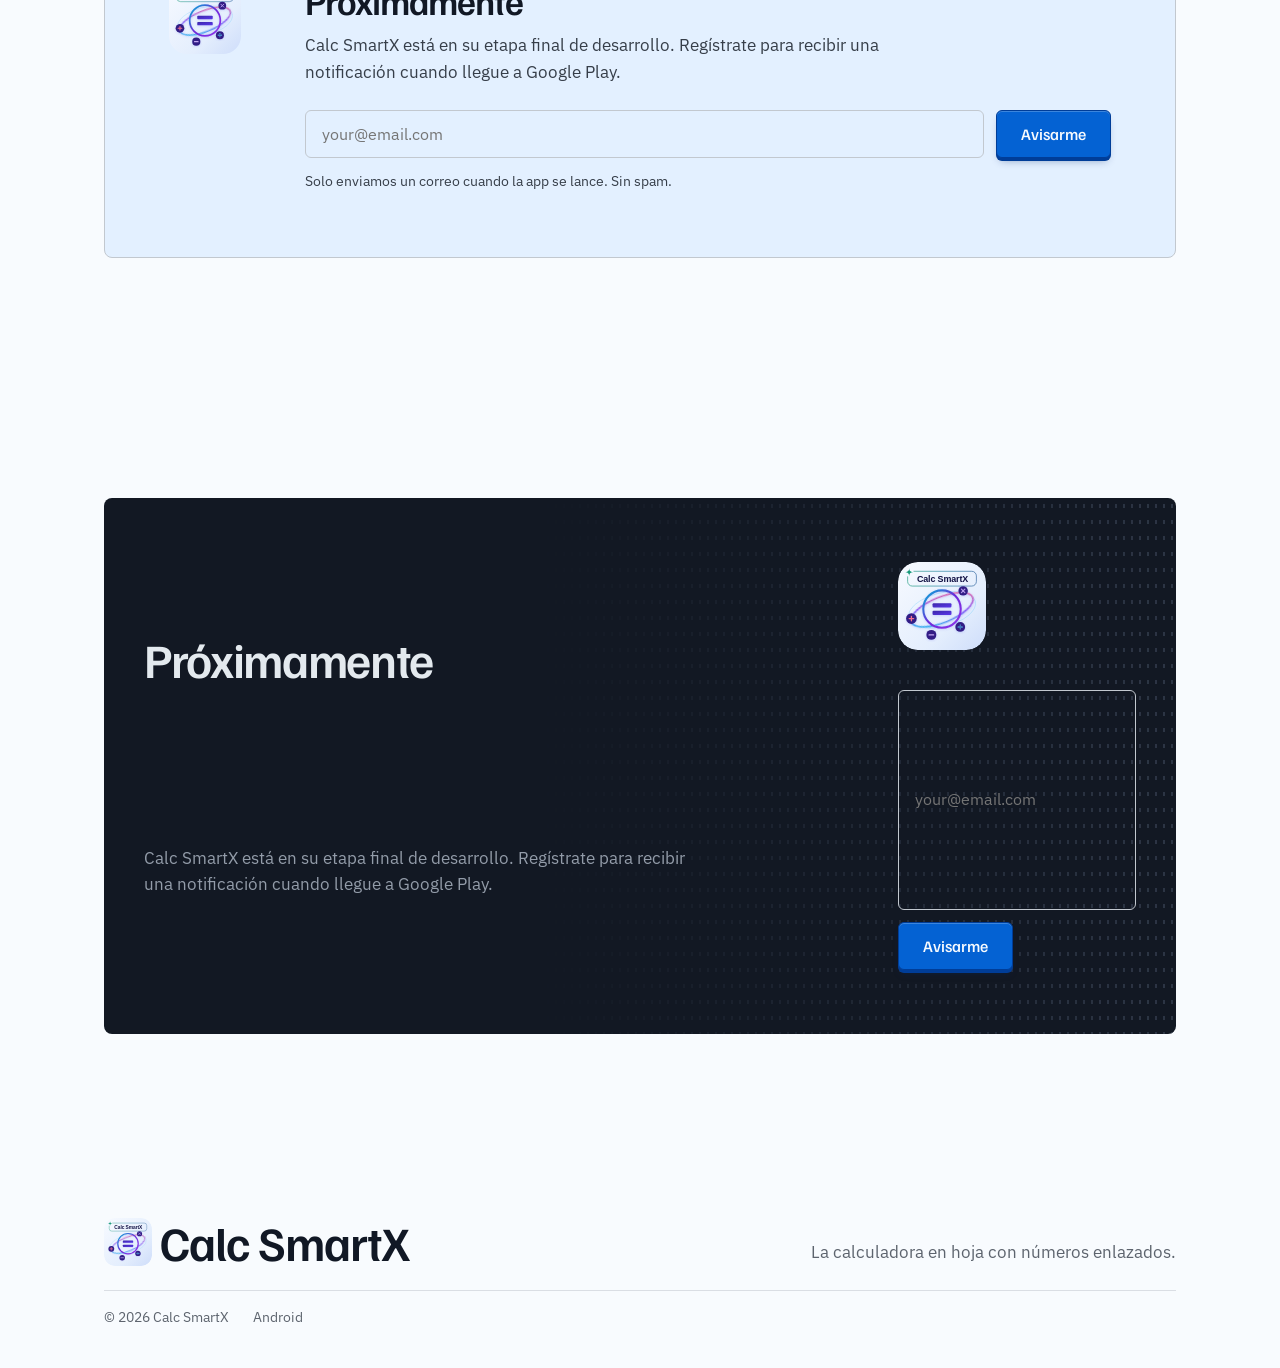
<file: es/index.html>
<!doctype html>
<html lang="es" class="no-js">
<head>
<meta charset="utf-8">
<meta name="viewport" content="width=device-width,initial-scale=1">
<title>Calc SmartX: La calculadora en hoja donde los resultados siguen a tus números</title>
<meta name="description" content="Calc SmartX es una calculadora en forma de hoja: cambia un número y todos los resultados relacionados se recalculan. Notas en cada número, capturas limpias, 12 idiomas.">
<link rel="canonical" href="https://nghiemtuan882.github.io/calc-smartx-web/es/">
<link rel="alternate" hreflang="vi" href="https://nghiemtuan882.github.io/calc-smartx-web/">
<link rel="alternate" hreflang="en" href="https://nghiemtuan882.github.io/calc-smartx-web/en/">
<link rel="alternate" hreflang="zh-Hans" href="https://nghiemtuan882.github.io/calc-smartx-web/zh/">
<link rel="alternate" hreflang="ja" href="https://nghiemtuan882.github.io/calc-smartx-web/ja/">
<link rel="alternate" hreflang="ko" href="https://nghiemtuan882.github.io/calc-smartx-web/ko/">
<link rel="alternate" hreflang="es" href="https://nghiemtuan882.github.io/calc-smartx-web/es/">
<link rel="alternate" hreflang="pt" href="https://nghiemtuan882.github.io/calc-smartx-web/pt/">
<link rel="alternate" hreflang="fr" href="https://nghiemtuan882.github.io/calc-smartx-web/fr/">
<link rel="alternate" hreflang="de" href="https://nghiemtuan882.github.io/calc-smartx-web/de/">
<link rel="alternate" hreflang="ru" href="https://nghiemtuan882.github.io/calc-smartx-web/ru/">
<link rel="alternate" hreflang="th" href="https://nghiemtuan882.github.io/calc-smartx-web/th/">
<link rel="alternate" hreflang="id" href="https://nghiemtuan882.github.io/calc-smartx-web/id/">
<link rel="alternate" hreflang="x-default" href="https://nghiemtuan882.github.io/calc-smartx-web/">
<meta property="og:type" content="website">
<meta property="og:title" content="Calc SmartX: La calculadora en hoja donde los resultados siguen a tus números">
<meta property="og:description" content="Calc SmartX es una calculadora en forma de hoja: cambia un número y todos los resultados relacionados se recalculan. Notas en cada número, capturas limpias, 12 idiomas.">
<meta property="og:url" content="https://nghiemtuan882.github.io/calc-smartx-web/es/">
<meta property="og:image" content="https://nghiemtuan882.github.io/calc-smartx-web/static/og.png">
<meta property="og:locale" content="es">
<meta name="twitter:card" content="summary_large_image">
<meta name="theme-color" content="#f7f9fc">
<link rel="icon" href="../static/logo.svg" type="image/svg+xml">
<link rel="apple-touch-icon" href="../static/apple-touch-icon.png">
<link rel="preconnect" href="https://fonts.googleapis.com">
<link rel="preconnect" href="https://fonts.gstatic.com" crossorigin>
<link href="https://fonts.googleapis.com/css2?family=Familjen+Grotesk:wght@400;500;600&family=Roboto:wght@300;400;500&family=IBM+Plex+Sans:wght@400;500&family=JetBrains+Mono:wght@400;500&display=swap" rel="stylesheet">
<link rel="stylesheet" href="../static/css/site.css">
<script type="application/ld+json">{"@context":"https://schema.org","@type":"MobileApplication","name":"Calc SmartX","operatingSystem":"Android","applicationCategory":"UtilitiesApplication","softwareVersion":"1.2","inLanguage":"es","description":"Calc SmartX es una calculadora en forma de hoja: cambia un número y todos los resultados relacionados se recalculan. Notas en cada número, capturas limpias, 12 idiomas.","url":"https://nghiemtuan882.github.io/calc-smartx-web/es/","image":"https://nghiemtuan882.github.io/calc-smartx-web/static/logo-512.png"}</script>

</head>
<body>
<div id="splash" aria-hidden="true">
  <div class="splash__ring"><img src="../static/logo.svg" alt="Calc SmartX" width="72" height="72"></div>
  <div class="splash__name">Calc SmartX</div>
  <div class="splash__bar-wrap"><div class="splash__bar"></div></div>
</div>
<a class="skip" href="#main">Saltar al contenido</a>
<header class="nav">
  <div class="container nav__in">
    <a class="brand" href="../es/"><img src="../static/logo.svg" alt="" width="52" height="52">Calc SmartX</a>
    <nav class="nav__links" aria-label="Calc SmartX">
      <a href="#features">Funciones</a>
      <a href="#example">Ejemplo</a>
      <a href="#languages">Idiomas</a>
    </nav>
    <div class="nav__end">
      <label class="langsel"><span class="langsel__lbl">Idioma</span><span class="langsel__flag" aria-hidden="true">🇪🇸</span><select id="langsel"><option value="vi" data-href="../">Tiếng Việt</option><option value="en" data-href="../en/">English</option><option value="zh" data-href="../zh/">中文（简体）</option><option value="ja" data-href="../ja/">日本語</option><option value="ko" data-href="../ko/">한국어</option><option value="es" data-href="../es/" selected>Español</option><option value="pt" data-href="../pt/">Português</option><option value="fr" data-href="../fr/">Français</option><option value="de" data-href="../de/">Deutsch</option><option value="ru" data-href="../ru/">Русский</option><option value="th" data-href="../th/">ไทย</option><option value="id" data-href="../id/">Bahasa Indonesia</option></select><svg viewBox="0 0 24 24" fill="none" stroke="currentColor" stroke-width="2" stroke-linecap="round" stroke-linejoin="round" aria-hidden="true"><path d="m6 9 6 6 6-6"/></svg></label>
      <span class="nav__soon">Próximamente</span>
    </div>
  </div>
</header>

<main id="main">
  <section class="hero" aria-labelledby="h1">
    <canvas class="field" aria-hidden="true"></canvas>
    <div class="container hero__in">
      <div class="hero__text">
        <h1 id="h1">Cambia un número. La hoja lo sigue.</h1>
        <p class="lead">Una calculadora en hoja con una nota en cada número.</p>
        <div class="hero__acts"><span class="hero__soon-badge">Próximamente</span></div>
      </div>
      <div class="hero__sheet">
        <p class="try" id="try">Pruébalo: pulsa el teclado para cambiar la cantidad</p>
        <div class="phone" id="sheet" data-ex="{&quot;price&quot;:1250,&quot;qty&quot;:3,&quot;vat&quot;:21,&quot;parts&quot;:2,&quot;fee&quot;:150,&quot;cur&quot;:&quot;€&quot;,&quot;sep&quot;:&quot;dot&quot;}" role="group" aria-labelledby="try">
          <div class="ph__top" aria-hidden="true">
            <span class="ph__ic"><svg viewBox="0 0 24 24" fill="none" stroke="currentColor" stroke-width="1.8" stroke-linecap="round" stroke-linejoin="round" aria-hidden="true"><path d="M9 14 4 9l5-5"/><path d="M4 9h10.5a5.5 5.5 0 0 1 0 11H11"/></svg><svg viewBox="0 0 24 24" fill="none" stroke="currentColor" stroke-width="1.8" stroke-linecap="round" stroke-linejoin="round" aria-hidden="true"><path d="m15 14 5-5-5-5"/><path d="M20 9H9.5a5.5 5.5 0 0 0 0 11H13"/></svg><svg viewBox="0 0 24 24" fill="none" stroke="currentColor" stroke-width="1.8" stroke-linecap="round" stroke-linejoin="round" aria-hidden="true" class="heart"><path d="M12 20s-7.5-4.6-9.2-9.4C1.7 7.4 3.8 4 7.2 4c2 0 3.5 1.1 4.8 2.8C13.3 5.1 14.8 4 16.8 4c3.4 0 5.5 3.4 4.4 6.6C19.5 15.4 12 20 12 20z"/></svg></span>
            <span class="ph__brand"><svg class="spark" viewBox="0 0 24 24" aria-hidden="true"><path d="M12 1.5C12.7 7.3 16.7 11.3 22.5 12C16.7 12.7 12.7 16.7 12 22.5C11.3 16.7 7.3 12.7 1.5 12C7.3 11.3 11.3 7.3 12 1.5Z" fill="currentColor"/></svg>Calc SmartX</span>
            <span class="ph__ic"><svg viewBox="0 0 24 24" fill="none" stroke="currentColor" stroke-width="1.8" stroke-linecap="round" stroke-linejoin="round" aria-hidden="true"><path d="M12 3v12"/><path d="m7.5 7.5 4.5-4.5 4.5 4.5"/><path d="M5 12v6.5A1.5 1.5 0 0 0 6.5 20h11a1.5 1.5 0 0 0 1.5-1.5V12"/></svg><svg viewBox="0 0 24 24" fill="none" stroke="currentColor" stroke-width="1.8" stroke-linecap="round" stroke-linejoin="round" aria-hidden="true"><path d="M4 8.5A1.5 1.5 0 0 1 5.5 7h2l1.5-2h6l1.5 2h2A1.5 1.5 0 0 1 20 8.5v9a1.5 1.5 0 0 1-1.5 1.5h-13A1.5 1.5 0 0 1 4 17.5z"/><circle cx="12" cy="13" r="3.5"/></svg><svg viewBox="0 0 24 24" fill="none" stroke="currentColor" stroke-width="1.8" stroke-linecap="round" stroke-linejoin="round" aria-hidden="true"><circle cx="12" cy="12" r="3"/><path d="M19.4 15a1.7 1.7 0 0 0 .3 1.8l.1.1a2 2 0 1 1-2.8 2.8l-.1-.1a1.7 1.7 0 0 0-1.8-.3 1.7 1.7 0 0 0-1 1.5V21a2 2 0 1 1-4 0v-.1a1.7 1.7 0 0 0-1.1-1.5 1.7 1.7 0 0 0-1.8.3l-.1.1a2 2 0 1 1-2.8-2.8l.1-.1a1.7 1.7 0 0 0 .3-1.8 1.7 1.7 0 0 0-1.5-1H3a2 2 0 1 1 0-4h.1a1.7 1.7 0 0 0 1.5-1.1 1.7 1.7 0 0 0-.3-1.8l-.1-.1a2 2 0 1 1 2.8-2.8l.1.1a1.7 1.7 0 0 0 1.8.3H9a1.7 1.7 0 0 0 1-1.5V3a2 2 0 1 1 4 0v.1a1.7 1.7 0 0 0 1 1.5 1.7 1.7 0 0 0 1.8-.3l.1-.1a2 2 0 1 1 2.8 2.8l-.1.1a1.7 1.7 0 0 0-.3 1.8V9a1.7 1.7 0 0 0 1.5 1H21a2 2 0 1 1 0 4h-.1a1.7 1.7 0 0 0-1.5 1z"/></svg></span>
          </div>
          <div class="ph__sheet" aria-live="polite">
            <div class="ln"><span class="t"><small>precio unitario</small><b>1.250</b></span><span class="t o"><b>×</b></span><span class="t c3 box"><small>cantidad</small><b data-v="qty">3</b></span><span class="t o"><b>=</b></span><span class="t c1 box"><small>importe</small><b data-v="amount">3.750</b></span></div>
            <div class="ln"><span class="t c1"><small>importe</small><b data-v="amount">3.750</b></span><span class="t o"><b>+</b></span><span class="t"><b>21</b></span><span class="t o"><b>%</b></span><span class="t o"><b>=</b></span><span class="t c2 box"><small>con IVA</small><b data-v="vat">4.537,5</b></span></div>
            <div class="ln"><span class="t c2"><small>con IVA</small><b data-v="vat">4.537,5</b></span><span class="t o"><b>÷</b></span><span class="t"><small>plazos</small><b>2</b></span><span class="t o"><b>=</b></span><span class="t"><small>cada plazo</small><b data-v="each">2.268,75</b></span></div>
            <div class="ln"><span class="t"><small>instalación</small><b>150</b></span><span class="t o"><b>×</b></span><span class="t c3"><small>cantidad</small><b data-v="qty">3</b></span><span class="t o"><b>=</b></span><span class="t"><small>total</small><b data-v="total">450</b></span></div>
          </div>
          <div class="ph__pad"><button type="button" class="k tl" tabindex="-1" aria-hidden="true"><svg viewBox="0 0 24 24" fill="none" stroke="currentColor" stroke-width="1.8" stroke-linecap="round" stroke-linejoin="round" aria-hidden="true"><path d="m6 9 6 6 6-6"/></svg></button><button type="button" class="k tl" tabindex="-1" aria-hidden="true"><svg viewBox="0 0 24 24" fill="none" stroke="currentColor" stroke-width="1.8" stroke-linecap="round" stroke-linejoin="round" aria-hidden="true"><path d="M9 4h6a1 1 0 0 1 1 1v1H8V5a1 1 0 0 1 1-1z"/><path d="M16 5h1.5A1.5 1.5 0 0 1 19 6.5V11M8 5H6.5A1.5 1.5 0 0 0 5 6.5v12A1.5 1.5 0 0 0 6.5 20H11"/><path d="m14 20 .5-2.5 5-5 2 2-5 5z"/></svg></button><button type="button" class="k tl" data-k="clear"><svg viewBox="0 0 24 24" fill="none" stroke="currentColor" stroke-width="1.8" stroke-linecap="round" stroke-linejoin="round" aria-hidden="true"><path d="M4 7h16"/><path d="M10 11v6M14 11v6"/><path d="M5.5 7l1 12a1.5 1.5 0 0 0 1.5 1.4h8a1.5 1.5 0 0 0 1.5-1.4l1-12"/><path d="M9 7V4.5h6V7"/></svg></button><button type="button" class="k tl" data-k="bs"><svg viewBox="0 0 24 24" fill="none" stroke="currentColor" stroke-width="1.8" stroke-linecap="round" stroke-linejoin="round" aria-hidden="true"><path d="M9 5h10.5A1.5 1.5 0 0 1 21 6.5v11a1.5 1.5 0 0 1-1.5 1.5H9l-6-7z"/><path d="m11 9 6 6M17 9l-6 6"/></svg></button><button type="button" class="k op" tabindex="-1" aria-hidden="true">÷</button><button type="button" class="k tl" tabindex="-1" aria-hidden="true">(</button><button type="button" class="k " data-k="7">7</button><button type="button" class="k " data-k="8">8</button><button type="button" class="k " data-k="9">9</button><button type="button" class="k op" tabindex="-1" aria-hidden="true">×</button><button type="button" class="k tl" tabindex="-1" aria-hidden="true">)</button><button type="button" class="k " data-k="4">4</button><button type="button" class="k " data-k="5">5</button><button type="button" class="k " data-k="6">6</button><button type="button" class="k op" tabindex="-1" aria-hidden="true">−</button><button type="button" class="k tl" tabindex="-1" aria-hidden="true">%</button><button type="button" class="k " data-k="1">1</button><button type="button" class="k " data-k="2">2</button><button type="button" class="k " data-k="3">3</button><button type="button" class="k op" tabindex="-1" aria-hidden="true">+</button><button type="button" class="k tl" tabindex="-1" aria-hidden="true">±</button><button type="button" class="k " tabindex="-1" aria-hidden="true">,</button><button type="button" class="k k000" data-k="000">000</button><button type="button" class="k " data-k="0">0</button><button type="button" class="k op" tabindex="-1" aria-hidden="true">=</button></div>
        </div>
      </div>
    </div>
  </section>

  <section class="sec" id="example" aria-labelledby="h-ex">
    <div class="container ex">
      <figure class="ex__shot cut" style="margin:0"><img src="../static/shots/es.webp" width="824" height="1560" loading="lazy" decoding="async" alt="Calc SmartX con una hoja de ejemplo en español"></figure>
      <div class="ex__body">
        <h2 id="h-ex">Una hoja real, en español</h2>
        <p>Captura de Calc SmartX. Precio unitario en €, más 21 % de IVA, en 2 plazos. Cambia la cantidad y se actualizan las cuatro líneas.</p>
        <div class="ledger-wrap">
          <table class="ledger">
            <thead><tr><th scope="col">Cálculo</th><th scope="col">Resultado</th><th scope="col">Nota</th></tr></thead>
            <tbody><tr><td class="m">1.250 × 3</td><td class="m">3.750</td><td>precio unitario × cantidad = importe</td></tr><tr class="hit"><td class="m">3.750 + 21 %</td><td class="m">4.537,5</td><td>con IVA</td></tr><tr><td class="m">4.537,5 ÷ 2</td><td class="m">2.268,75</td><td>cada plazo (plazos: 2)</td></tr><tr><td class="m">150 × 3</td><td class="m">450</td><td>instalación × cantidad = total</td></tr></tbody>
          </table>
        </div>
      </div>
    </div>
  </section>

  <section class="sec" id="features" aria-labelledby="h-feat">
    <div class="container">
      <div class="sec__head">
        <h2 id="h-feat">15 funciones, en movimiento</h2>
        <p class="lead">Cada animación está grabada en la propia app, en el idioma que estás leyendo.</p>
      </div>
      
      <div class="grp">
        <div class="grp__h"><span aria-hidden="true">01</span><h3>Cálculos enlazados</h3></div>
        <ul class="feats">
          <li class="feat">
            <div class="feat__clip cut"><img src="../static/gif/es-f1.gif" width="546" height="285" loading="lazy" decoding="async" alt="Cambia un número y todo se actualiza"></div>
            <h4>Cambia un número y todo se actualiza</h4>
            <p>Toca cualquier número para editarlo. Los resultados relacionados se recalculan.</p>
          </li>
          <li class="feat">
            <div class="feat__clip cut"><img src="../static/gif/es-f2.gif" width="546" height="285" loading="lazy" decoding="async" alt="Sigue desde un resultado"></div>
            <h4>Sigue desde un resultado</h4>
            <p>Toca un resultado y luego + − × ÷. La nueva línea queda vinculada.</p>
          </li>
          <li class="feat">
            <div class="feat__clip cut"><img src="../static/gif/es-f3.gif" width="546" height="285" loading="lazy" decoding="async" alt="Arrastra para vincular"></div>
            <h4>Arrastra para vincular</h4>
            <p>Mantén y arrastra un número: aparece una tarjeta sobre tu dedo. Suéltala sobre un número para reemplazarlo, o bajo la última línea para crear otra.</p>
          </li>
          <li class="feat">
            <div class="feat__clip cut"><img src="../static/gif/es-f7.gif" width="546" height="285" loading="lazy" decoding="async" alt="Toca un número para vincularlo"></div>
            <h4>Toca un número para vincularlo</h4>
            <p>Tras pulsar un operador, toca cualquier número de arriba y entra ya vinculado.</p>
          </li>
          <li class="feat">
            <div class="feat__clip cut"><img src="../static/gif/es-f11.gif" width="546" height="285" loading="lazy" decoding="async" alt="Toca un signo para cambiarlo"></div>
            <h4>Toca un signo para cambiarlo</h4>
            <p>Toca + − × ÷ en una operación y elige otro signo. El resultado se recalcula al instante.</p>
          </li>
        </ul>
      </div>
      <div class="grp">
        <div class="grp__h"><span aria-hidden="true">02</span><h3>Escribir y corregir rápido</h3></div>
        <ul class="feats">
          <li class="feat">
            <div class="feat__clip cut"><img src="../static/gif/es-f12.gif" width="546" height="285" loading="lazy" decoding="async" alt="⌫ inteligente"></div>
            <h4>⌫ inteligente</h4>
            <p>Toca ⌫ para borrar carácter a carácter, signos incluidos. Con un resultado seleccionado, ⌫ salta al último número. Mantén ⌫ para borrar la línea entera.</p>
          </li>
          <li class="feat">
            <div class="feat__clip cut"><img src="../static/gif/es-f13.gif" width="546" height="285" loading="lazy" decoding="async" alt="Tecla 000 para importes rápidos"></div>
            <h4>Tecla 000 para importes rápidos</h4>
            <p>Escribe 12 y toca 000 dos veces para obtener 12.000.000, sin pulsar 0 seis veces.</p>
          </li>
          <li class="feat">
            <div class="feat__clip cut"><img src="../static/gif/es-f9.gif" width="546" height="285" loading="lazy" decoding="async" alt="Arrastra un operador para mover"></div>
            <h4>Arrastra un operador para mover</h4>
            <p>Mantén y arrastra + − × ÷ o = para mover todo el cálculo.</p>
          </li>
        </ul>
      </div>
      <div class="grp">
        <div class="grp__h"><span aria-hidden="true">03</span><h3>Notas y diseño</h3></div>
        <ul class="feats">
          <li class="feat">
            <div class="feat__clip cut"><img src="../static/gif/es-f4.gif" width="546" height="285" loading="lazy" decoding="async" alt="Notas en cada número"></div>
            <h4>Notas en cada número</h4>
            <p>Pulsa la tecla de nota y escribe “precio unitario”, “cantidad” encima del número.</p>
          </li>
          <li class="feat">
            <div class="feat__clip cut"><img src="../static/gif/es-f10.gif" width="546" height="285" loading="lazy" decoding="async" alt="Desliza la columna de operadores para hacer zoom"></div>
            <h4>Desliza la columna de operadores para hacer zoom</h4>
            <p>Pon el dedo en la columna + − × ÷ y desliza hacia arriba para acercar, hacia abajo para alejar.</p>
          </li>
          <li class="feat">
            <div class="feat__clip cut"><img src="../static/gif/es-f14.gif" width="546" height="285" loading="lazy" decoding="async" alt="Desliza el teclado para ajustar el espaciado"></div>
            <h4>Desliza el teclado para ajustar el espaciado</h4>
            <p>Desliza en horizontal por la fila superior para separar los números. Desliza en vertical por la columna izquierda para separar las líneas.</p>
          </li>
          <li class="feat">
            <div class="feat__clip cut"><img src="../static/gif/es-f6.gif" width="546" height="285" loading="lazy" decoding="async" alt="A tu gusto"></div>
            <h4>A tu gusto</h4>
            <p>Cambia el color, la fuente, el tamaño, el idioma, el modo oscuro y el teclado para zurdos.</p>
          </li>
        </ul>
      </div>
      <div class="grp">
        <div class="grp__h"><span aria-hidden="true">04</span><h3>Capturar y compartir</h3></div>
        <ul class="feats">
          <li class="feat">
            <div class="feat__clip cut"><img src="../static/gif/es-f5.gif" width="546" height="285" loading="lazy" decoding="async" alt="Capturas limpias"></div>
            <h4>Capturas limpias</h4>
            <p>Captura la pantalla completa, una zona dibujada o solo las líneas elegidas.</p>
          </li>
          <li class="feat">
            <div class="feat__clip cut"><img src="../static/gif/es-f8.gif" width="546" height="285" loading="lazy" decoding="async" alt="Captura solo las líneas que necesitas"></div>
            <h4>Captura solo las líneas que necesitas</h4>
            <p>Elige líneas aunque estén separadas; la imagen las junta una tras otra.</p>
          </li>
          <li class="feat">
            <div class="feat__clip cut"><img src="../static/gif/es-f15.gif" width="546" height="285" loading="lazy" decoding="async" alt="Envía imágenes directo a tus chats"></div>
            <h4>Envía imágenes directo a tus chats</h4>
            <p>Tras la captura, guarda la imagen o envíala al momento por Zalo, WhatsApp, Viber, Telegram o Messenger.</p>
          </li>
        </ul>
      </div>
    </div>
  </section>

  <section class="sec" id="languages" aria-labelledby="h-lang">
    <div class="container">
      <div class="sec__head">
        <h2 id="h-lang">12 idiomas, números escritos a la manera local</h2>
        <p class="lead">Los separadores de miles y decimales siguen al idioma. ¿Prefieres otro estilo? Elígelo en Ajustes.</p>
      </div>
      <ul class="langs"><li><a href="../" hreflang="vi" lang="vi" data-lang="vi"><span class="flag" aria-hidden="true">🇻🇳</span><strong>Tiếng Việt</strong></a></li><li><a href="../en/" hreflang="en" lang="en" data-lang="en"><span class="flag" aria-hidden="true">🇺🇸</span><strong>English</strong></a></li><li><a href="../zh/" hreflang="zh-Hans" lang="zh-Hans" data-lang="zh"><span class="flag" aria-hidden="true">🇨🇳</span><strong>中文（简体）</strong></a></li><li><a href="../ja/" hreflang="ja" lang="ja" data-lang="ja"><span class="flag" aria-hidden="true">🇯🇵</span><strong>日本語</strong></a></li><li><a href="../ko/" hreflang="ko" lang="ko" data-lang="ko"><span class="flag" aria-hidden="true">🇰🇷</span><strong>한국어</strong></a></li><li><a href="../es/" hreflang="es" lang="es" data-lang="es" aria-current="page"><span class="flag" aria-hidden="true">🇪🇸</span><strong>Español</strong></a></li><li><a href="../pt/" hreflang="pt" lang="pt" data-lang="pt"><span class="flag" aria-hidden="true">🇧🇷</span><strong>Português</strong></a></li><li><a href="../fr/" hreflang="fr" lang="fr" data-lang="fr"><span class="flag" aria-hidden="true">🇫🇷</span><strong>Français</strong></a></li><li><a href="../de/" hreflang="de" lang="de" data-lang="de"><span class="flag" aria-hidden="true">🇩🇪</span><strong>Deutsch</strong></a></li><li><a href="../ru/" hreflang="ru" lang="ru" data-lang="ru"><span class="flag" aria-hidden="true">🇷🇺</span><strong>Русский</strong></a></li><li><a href="../th/" hreflang="th" lang="th" data-lang="th"><span class="flag" aria-hidden="true">🇹🇭</span><strong>ไทย</strong></a></li><li><a href="../id/" hreflang="id" lang="id" data-lang="id"><span class="flag" aria-hidden="true">🇮🇩</span><strong>Bahasa Indonesia</strong></a></li></ul>
    </div>
  </section>

  <section class="sec theme-sec" id="themes" aria-labelledby="h-themes">
    <div class="container">
      <div class="theme-layout">
        <div class="theme-text">
          <h2 id="h-themes">Modo claro y oscuro</h2>
          <p class="lead">Cambia entre los temas claro y oscuro dentro de la app. Cómodo para los ojos en cualquier lugar.</p>
          <div class="theme-toggle" role="group">
            <button class="theme-btn theme-btn--light is-active" data-theme="light">
              <svg viewBox="0 0 24 24" fill="none" stroke="currentColor" stroke-width="1.8" stroke-linecap="round" aria-hidden="true"><circle cx="12" cy="12" r="4"/><path d="M12 2v2M12 20v2M4.93 4.93l1.41 1.41M17.66 17.66l1.41 1.41M2 12h2M20 12h2M6.34 17.66l-1.41 1.41M19.07 4.93l-1.41 1.41"/></svg>
              Claro
            </button>
            <button class="theme-btn theme-btn--dark" data-theme="dark">
              <svg viewBox="0 0 24 24" fill="none" stroke="currentColor" stroke-width="1.8" stroke-linecap="round" aria-hidden="true"><path d="M21 12.79A9 9 0 1 1 11.21 3 7 7 0 0 0 21 12.79z"/></svg>
              Oscuro
            </button>
          </div>
        </div>
        <div class="theme-preview">
          <div class="theme-mockup" id="theme-mockup" data-active="light">
            <img class="tm-light" src="../static/shots/ui/es-light.webp" width="780" height="1600" loading="lazy" decoding="async" alt="Claro – Calc SmartX">
            <img class="tm-dark" src="../static/shots/ui/es-dark.webp" width="780" height="1600" loading="lazy" decoding="async" alt="Oscuro – Calc SmartX">
          </div>
        </div>
      </div>
    </div>
  </section>

  <section class="sec device-sec" id="devices" aria-labelledby="h-devices">
    <div class="container">
      <div class="sec__head">
        <h2 id="h-devices">Funciona bien en cualquier dispositivo</h2>
        <p class="lead">La interfaz se adapta a tu pantalla — teléfono, tableta o plegable.</p>
      </div>
      <div class="devices">
        <figure class="dev dev-phone">
          <div class="dev-shell"><img class="dev-img" src="../static/shots/ui/es-light.webp" width="780" height="1600" loading="lazy" decoding="async" alt="Teléfono – Calc SmartX"></div>
          <figcaption>Teléfono</figcaption>
        </figure>
        <figure class="dev dev-fold">
          <button type="button" class="fold is-closed" id="fold" aria-label="Plegable">
            <span class="fold__half fold__right"><img src="../static/shots/ui/es-fold-open.webp" width="1500" height="1664" loading="lazy" decoding="async" alt="Plegable – Calc SmartX"></span>
            <span class="fold__flap">
              <span class="fold__face fold__front"><img src="../static/shots/ui/es-fold-open.webp" width="1500" height="1664" loading="lazy" decoding="async" alt=""></span>
              <span class="fold__face fold__back"><img src="../static/shots/ui/es-fold-cover.webp" width="824" height="1920" loading="lazy" decoding="async" alt=""></span>
            </span>
          </button>
          <figcaption>Plegable</figcaption>
        </figure>
        <figure class="dev dev-tablet">
          <div class="dev-shell"><img class="dev-img" src="../static/shots/ui/es-tablet.webp" width="1707" height="1068" loading="lazy" decoding="async" alt="Tableta – Calc SmartX"></div>
          <figcaption>Tableta</figcaption>
        </figure>
      </div>
    </div>
  </section>

  <section class="sec faq-sec" id="faq" aria-labelledby="h-faq">
    <div class="container">
      <div class="sec__head">
        <h2 id="h-faq">Preguntas frecuentes</h2>
      </div>
      <dl class="faq">
        <div class="faq__item">
          <dt><button class="faq__q" aria-expanded="false">¿La app es gratuita?<svg viewBox="0 0 24 24" fill="none" stroke="currentColor" stroke-width="2" stroke-linecap="round" aria-hidden="true"><path d="m6 9 6 6 6-6"/></svg></button></dt>
          <dd class="faq__a" hidden>Calc SmartX es completamente gratuita, sin anuncios ni compras integradas.</dd>
        </div>
        <div class="faq__item">
          <dt><button class="faq__q" aria-expanded="false">¿Funciona sin conexión?<svg viewBox="0 0 24 24" fill="none" stroke="currentColor" stroke-width="2" stroke-linecap="round" aria-hidden="true"><path d="m6 9 6 6 6-6"/></svg></button></dt>
          <dd class="faq__a" hidden>Sí. Todos los cálculos se realizan en tu dispositivo, sin necesidad de internet.</dd>
        </div>
        <div class="faq__item">
          <dt><button class="faq__q" aria-expanded="false">¿Está disponible en iOS?<svg viewBox="0 0 24 24" fill="none" stroke="currentColor" stroke-width="2" stroke-linecap="round" aria-hidden="true"><path d="m6 9 6 6 6-6"/></svg></button></dt>
          <dd class="faq__a" hidden>Actualmente Calc SmartX está disponible en Android. La versión para iOS está en la hoja de ruta.</dd>
        </div>
        <div class="faq__item">
          <dt><button class="faq__q" aria-expanded="false">¿Cuántas filas puede tener una hoja?<svg viewBox="0 0 24 24" fill="none" stroke="currentColor" stroke-width="2" stroke-linecap="round" aria-hidden="true"><path d="m6 9 6 6 6-6"/></svg></button></dt>
          <dd class="faq__a" hidden>No hay límite de filas. La hoja puede ser tan larga como necesites.</dd>
        </div>
        <div class="faq__item">
          <dt><button class="faq__q" aria-expanded="false">¿Se guardan mis datos?<svg viewBox="0 0 24 24" fill="none" stroke="currentColor" stroke-width="2" stroke-linecap="round" aria-hidden="true"><path d="m6 9 6 6 6-6"/></svg></button></dt>
          <dd class="faq__a" hidden>Los datos se guardan localmente en tu dispositivo y nunca se envían a ningún servidor.</dd>
        </div>
      </dl>
    </div>
  </section>

  <section class="soon-sec" id="soon" aria-labelledby="h-soon">
    <div class="container">
      <div class="soon__panel">
        <div class="soon__icon"><img src="../static/logo.svg" alt="" width="72" height="72"></div>
        <div class="soon__body">
          <h2 id="h-soon">Próximamente</h2>
          <p>Calc SmartX está en su etapa final de desarrollo. Regístrate para recibir una notificación cuando llegue a Google Play.</p>
          <form class="soon__form" action="https://formspree.io/f/xvgrzojn" method="POST" novalidate>
            <input type="email" name="email" required placeholder="your@email.com" autocomplete="email">
            <button type="submit" class="key key--primary">Avisarme</button>
          </form>
          <p class="soon__note">Solo enviamos un correo cuando la app se lance. Sin spam.</p>
        </div>
      </div>
    </div>
  </section>

  <section class="dl" aria-labelledby="h-dl">
    <div class="container">
      <div class="dl__panel">
        <div class="gfield" aria-hidden="true"></div>
        <h2 id="h-dl">Próximamente</h2>
        <p>Calc SmartX está en su etapa final de desarrollo. Regístrate para recibir una notificación cuando llegue a Google Play.</p>
        <div class="dl__act"><img src="../static/logo.svg" alt="" width="88" height="88">
          <form class="soon__form soon__form--inline" action="https://formspree.io/f/xvgrzojn" method="POST" novalidate>
            <input type="email" name="email" required placeholder="your@email.com" autocomplete="email">
            <button type="submit" class="key key--primary">Avisarme</button>
          </form>
        </div>
      </div>
    </div>
  </section>
</main>

<footer class="foot">
  <div class="container">
    <div class="foot__mast">
      <a class="brand" href="../es/"><img src="../static/logo.svg" alt="" width="48" height="48">Calc SmartX</a>
      <p>La calculadora en hoja con números enlazados.</p>
    </div>
    <div class="foot__row">
      <span>© 2026 Calc SmartX</span>
      <span>Android</span>
    </div>
  </div>
</footer>
<script src="../static/js/site.js" defer></script>
</body>
</html>
</file>
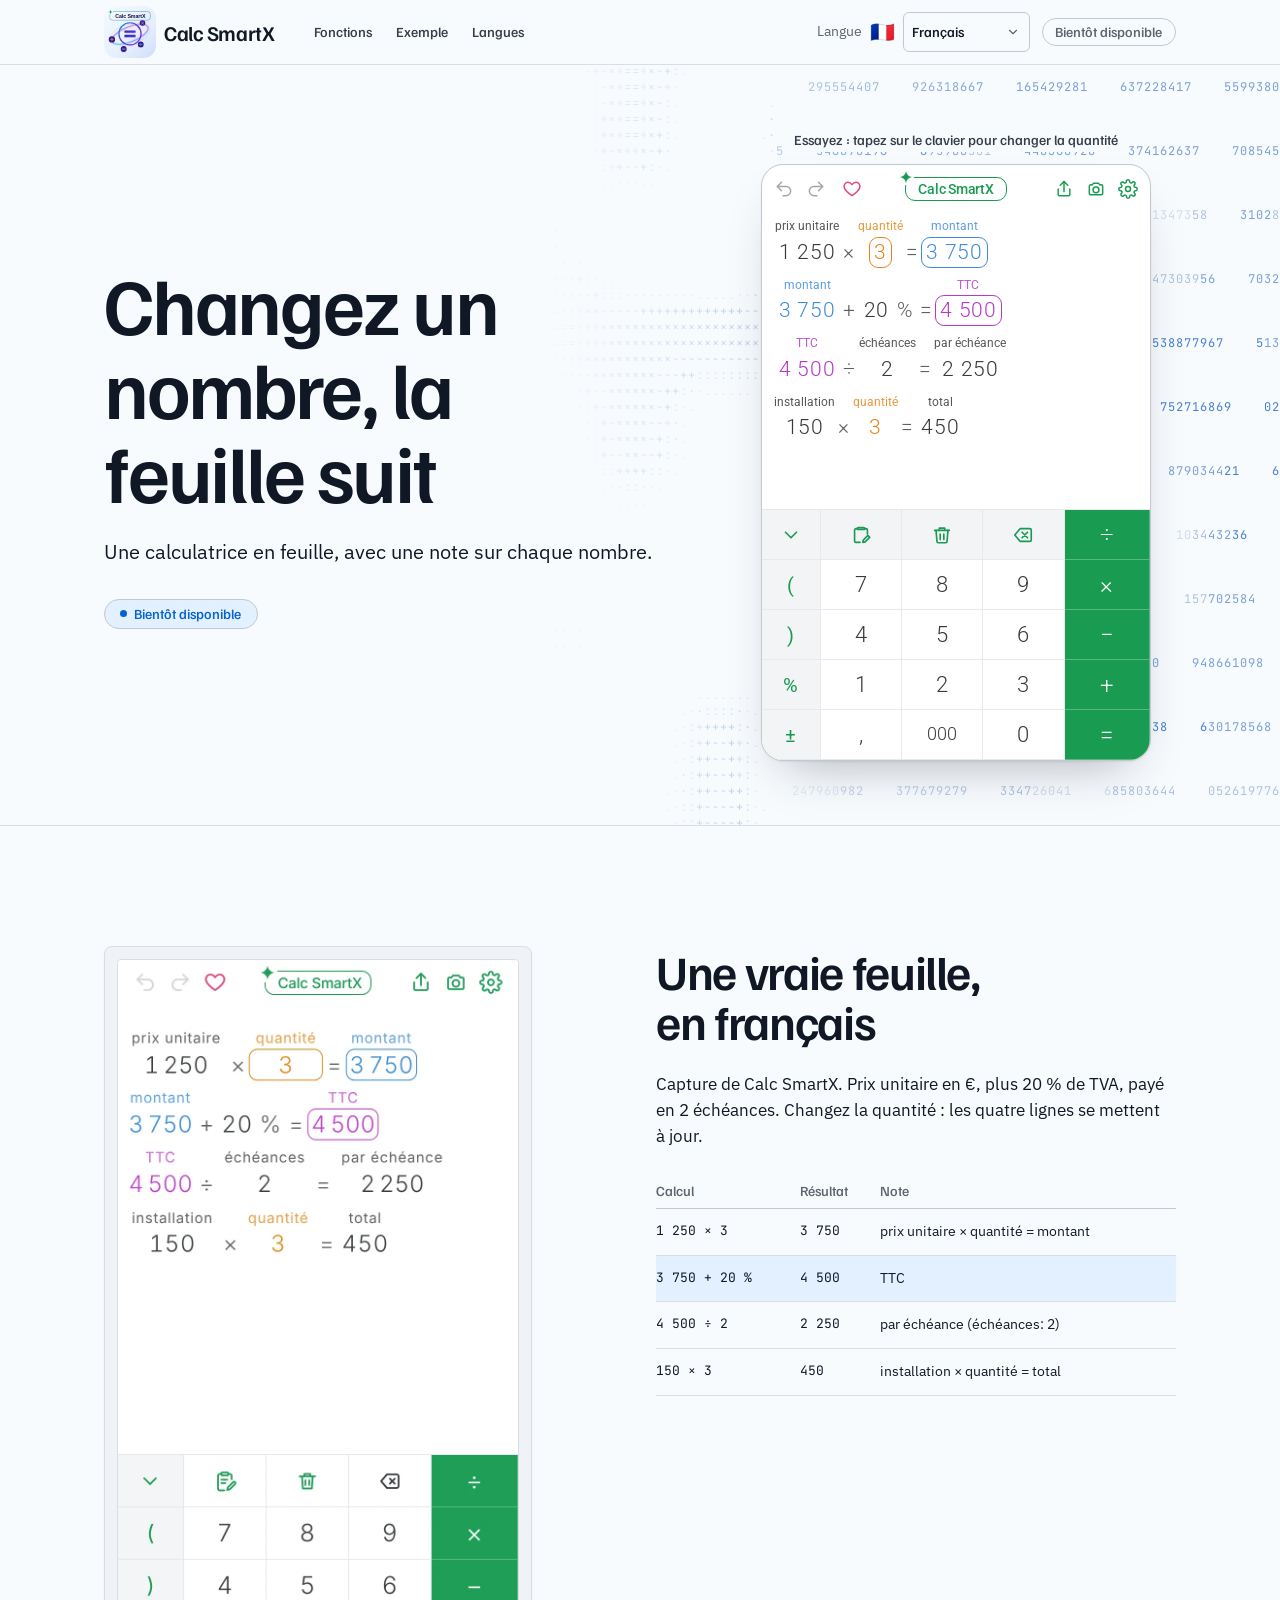
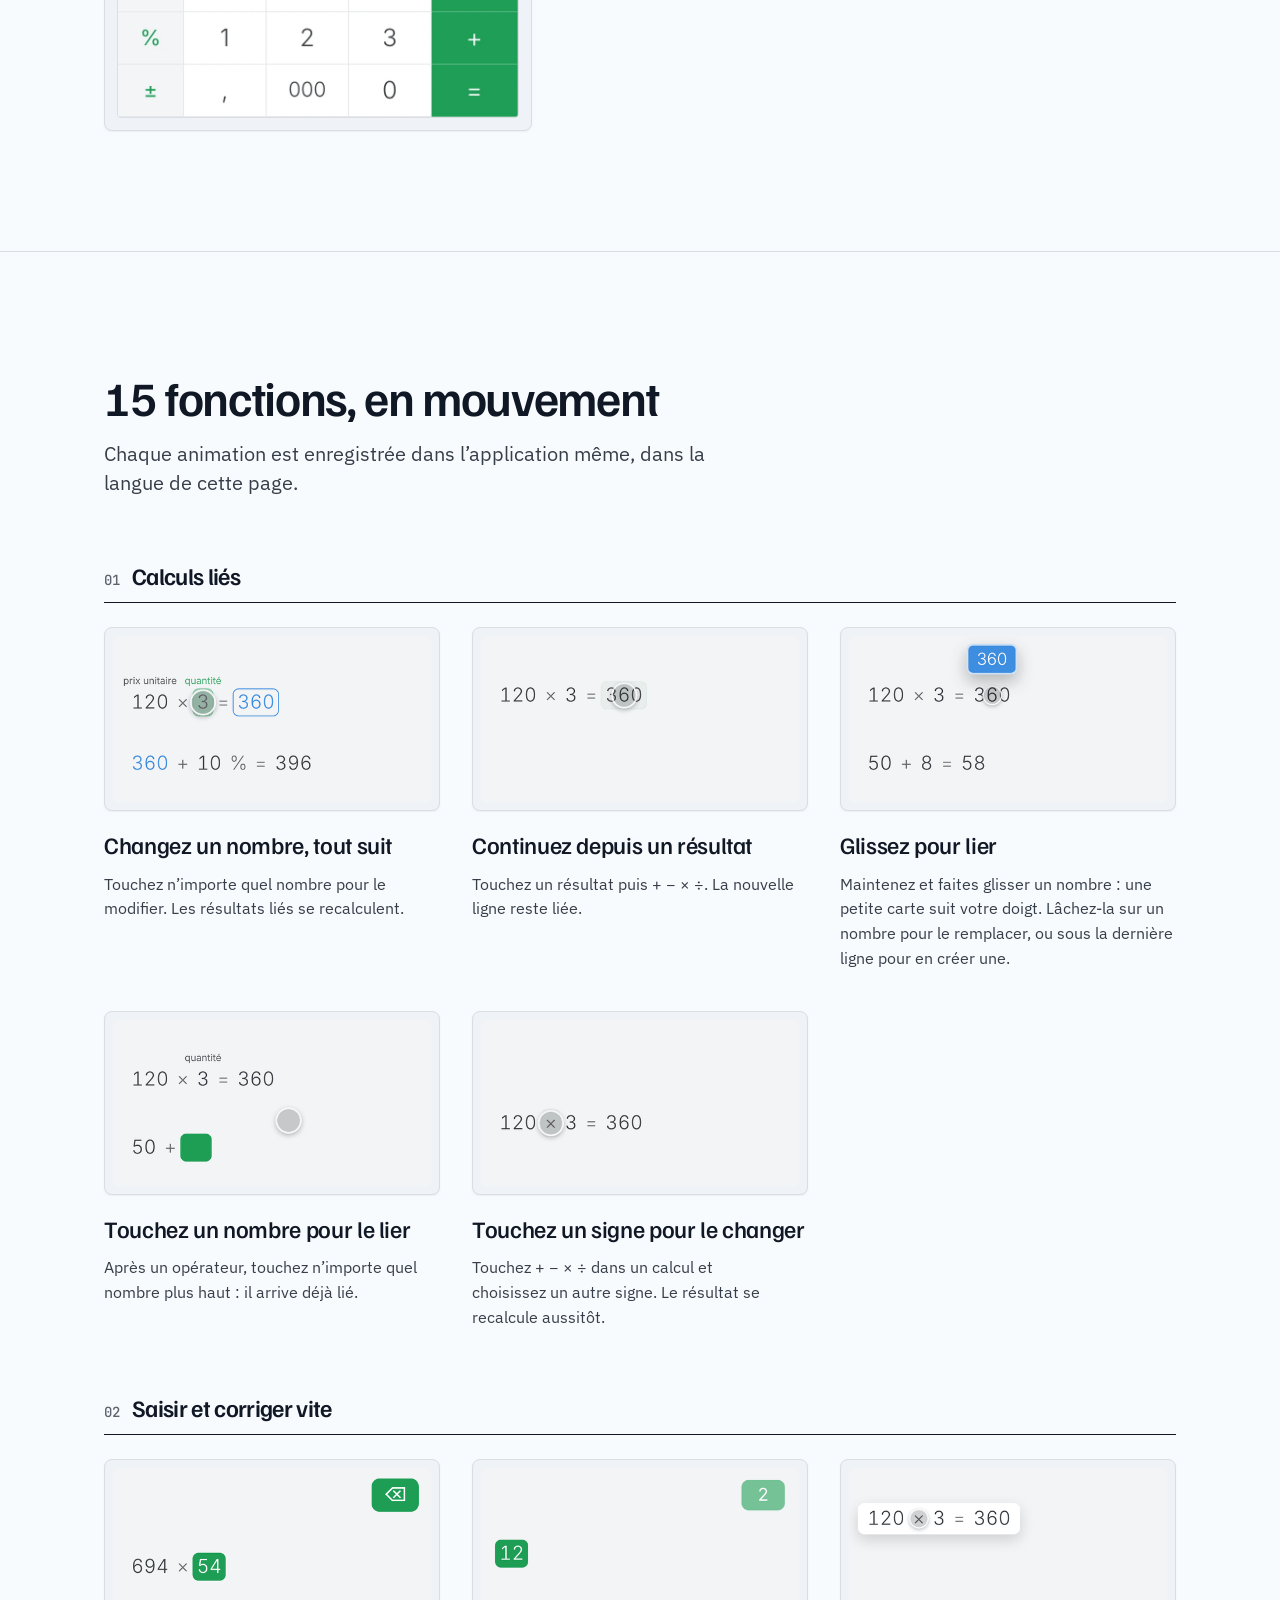
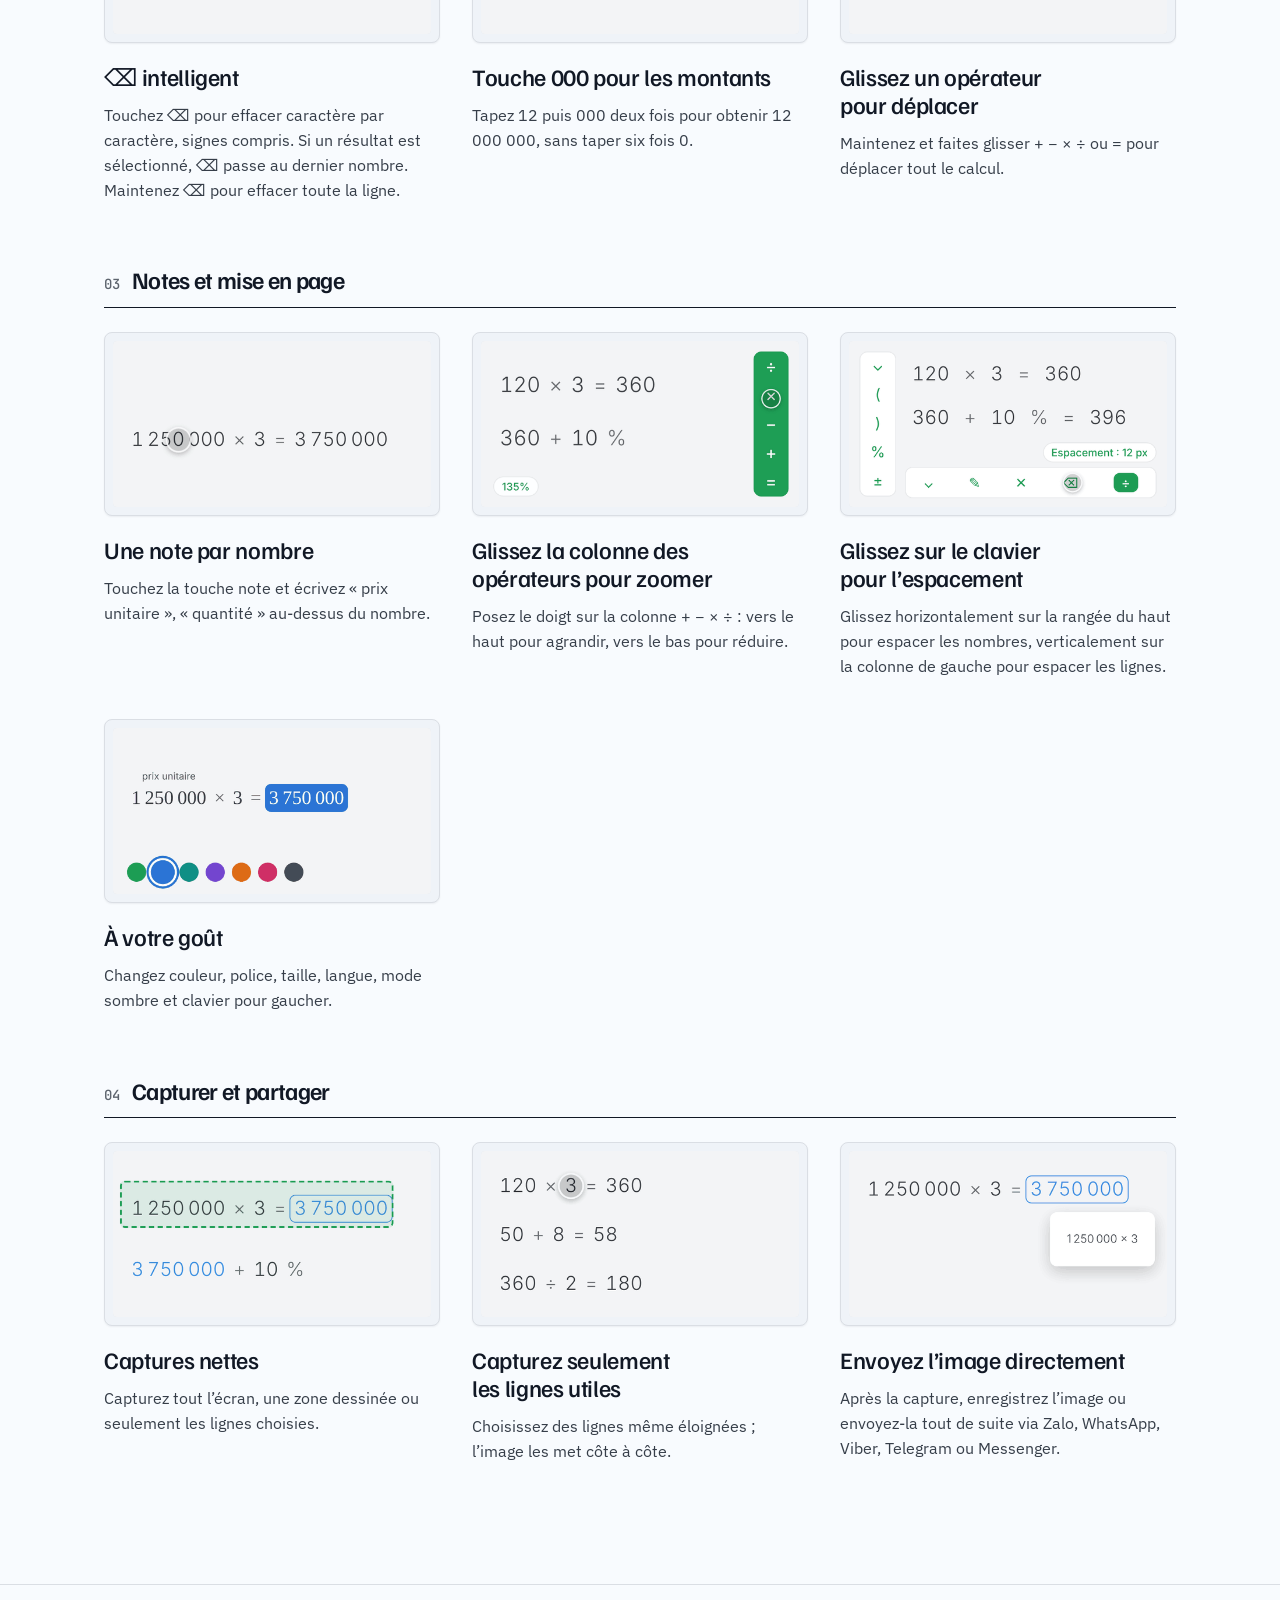
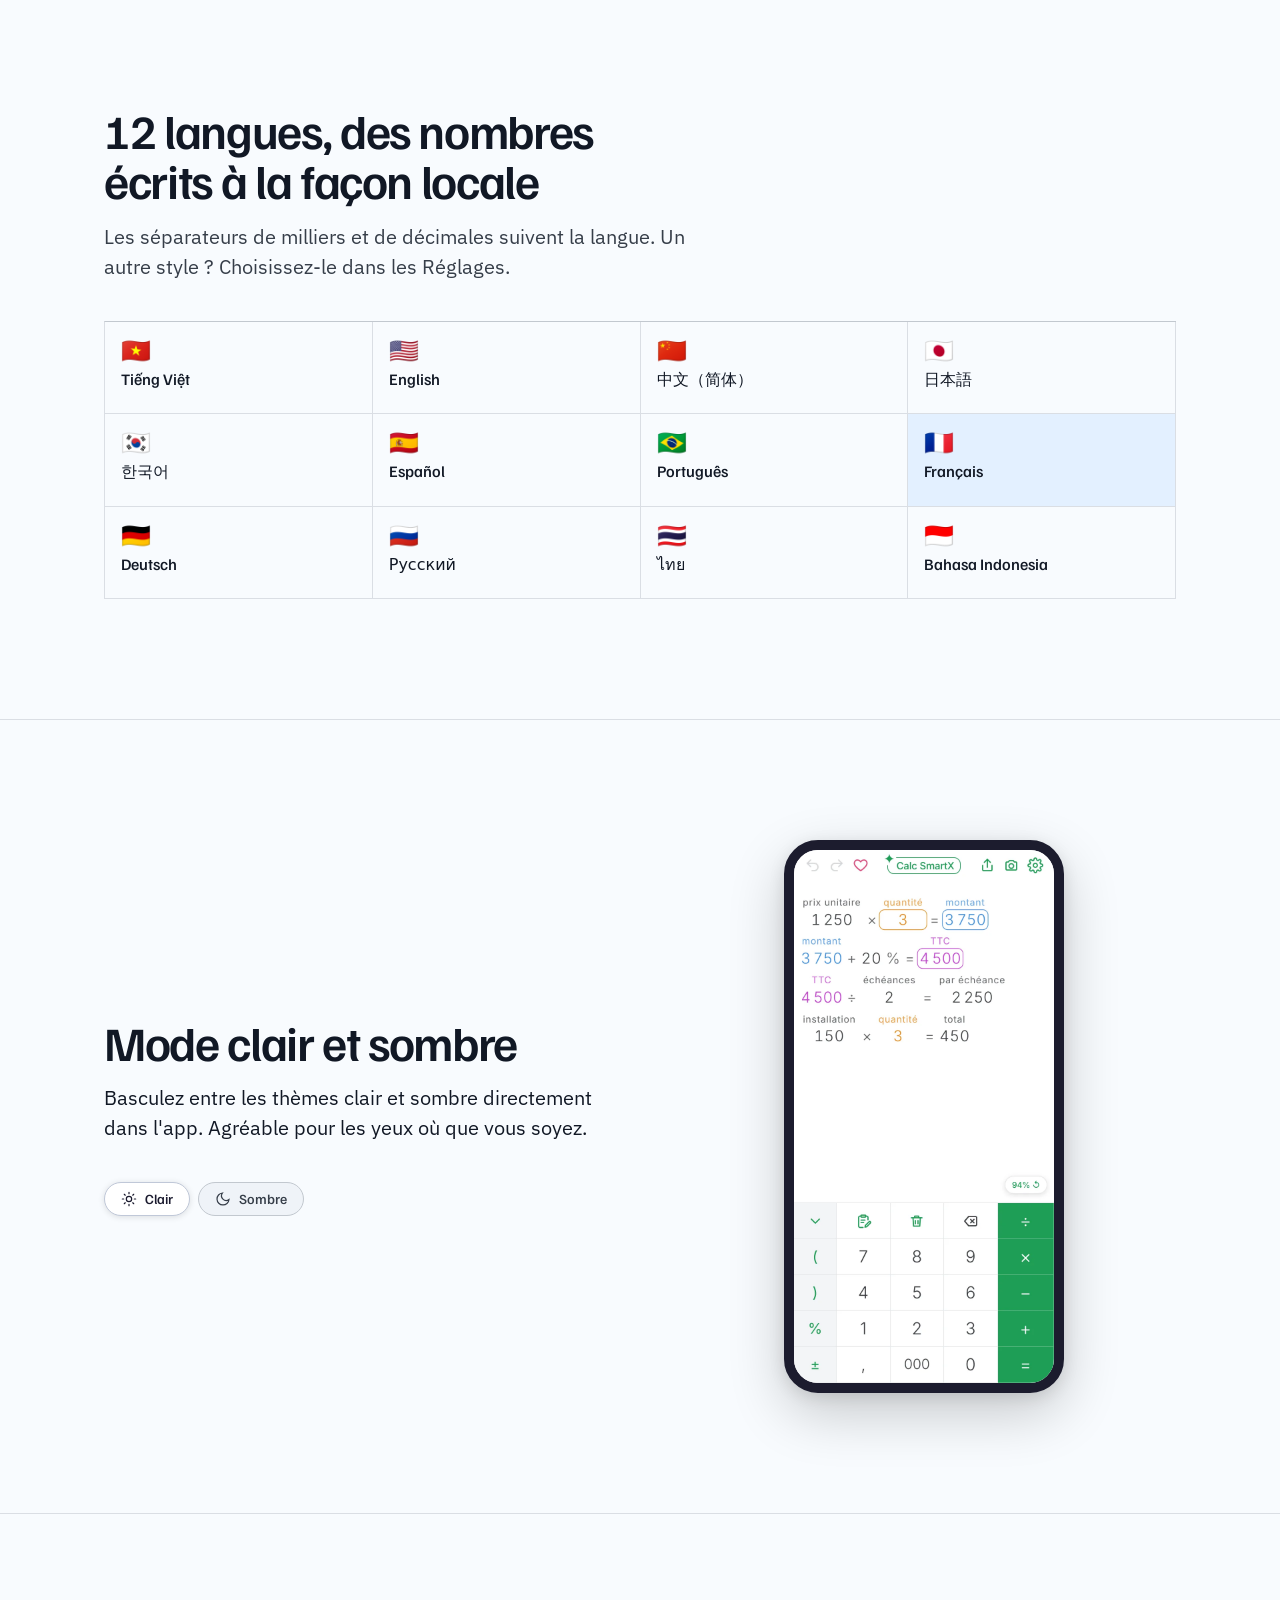
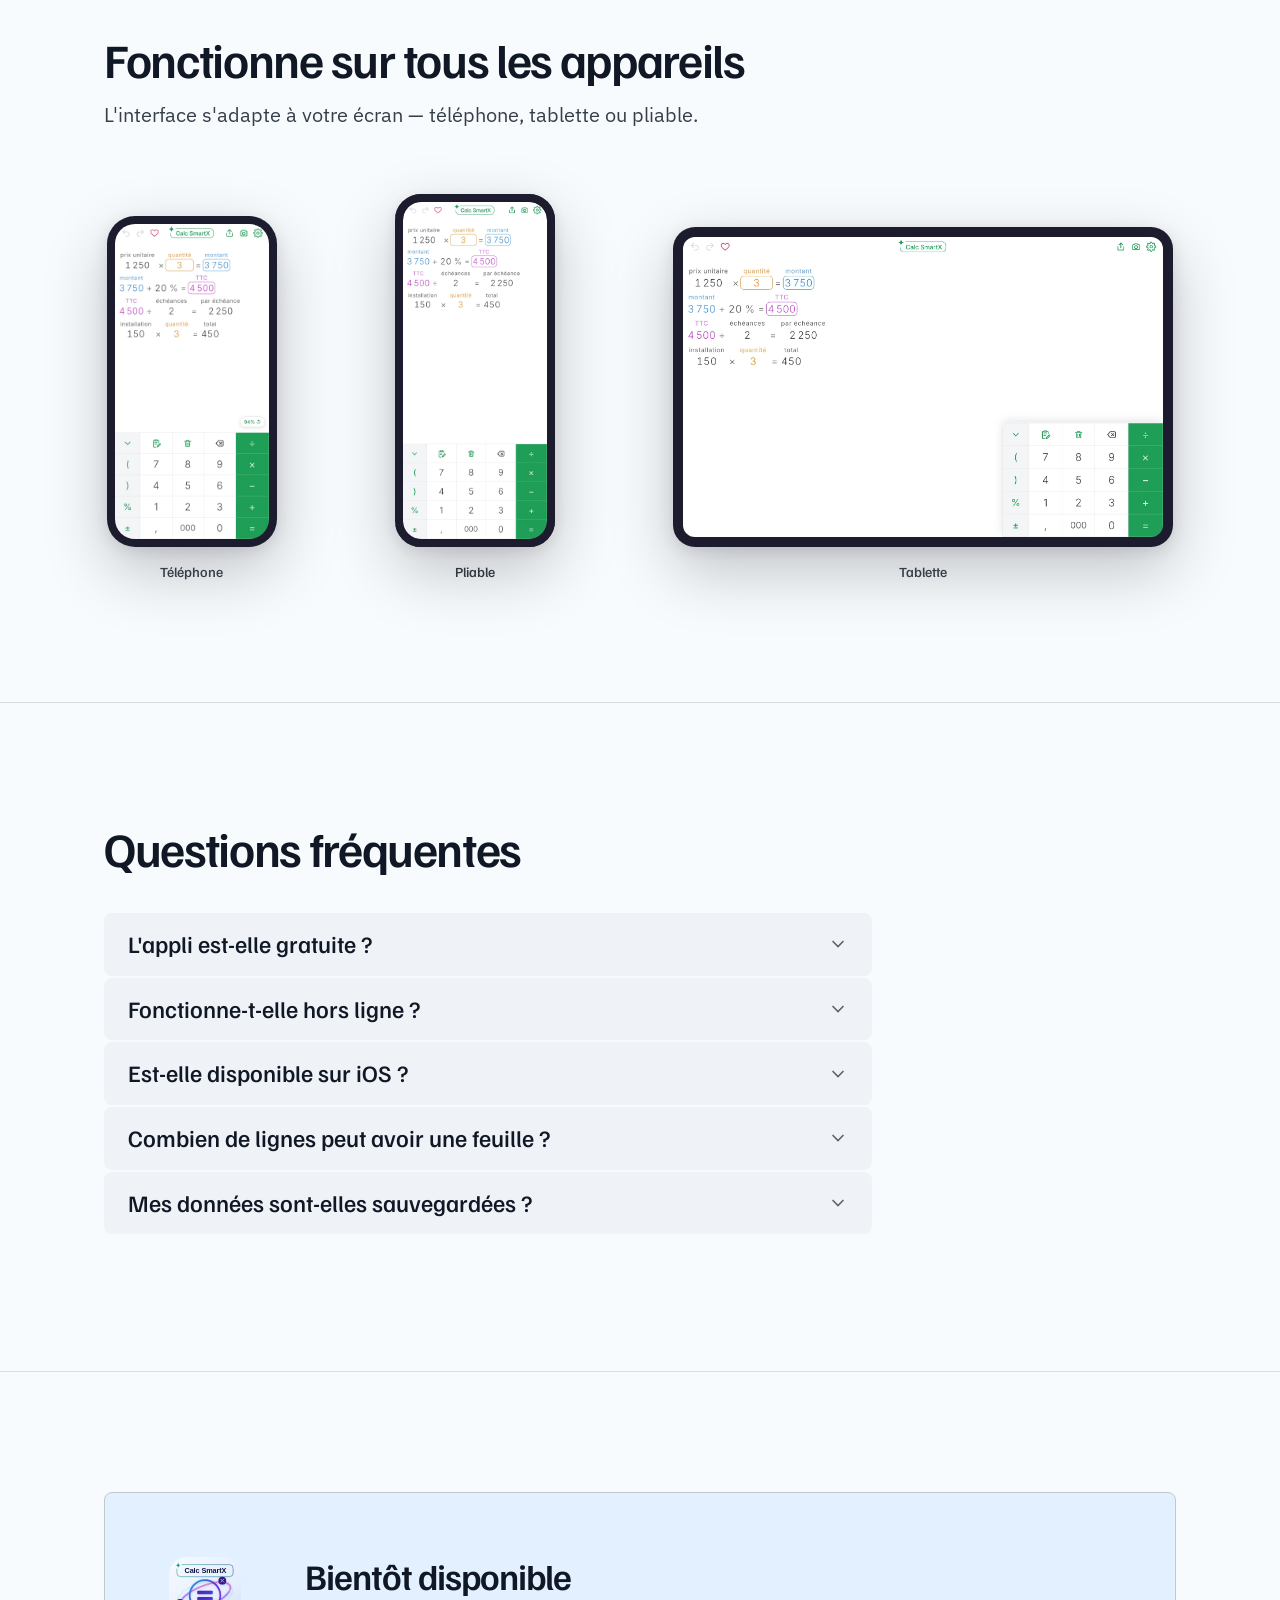
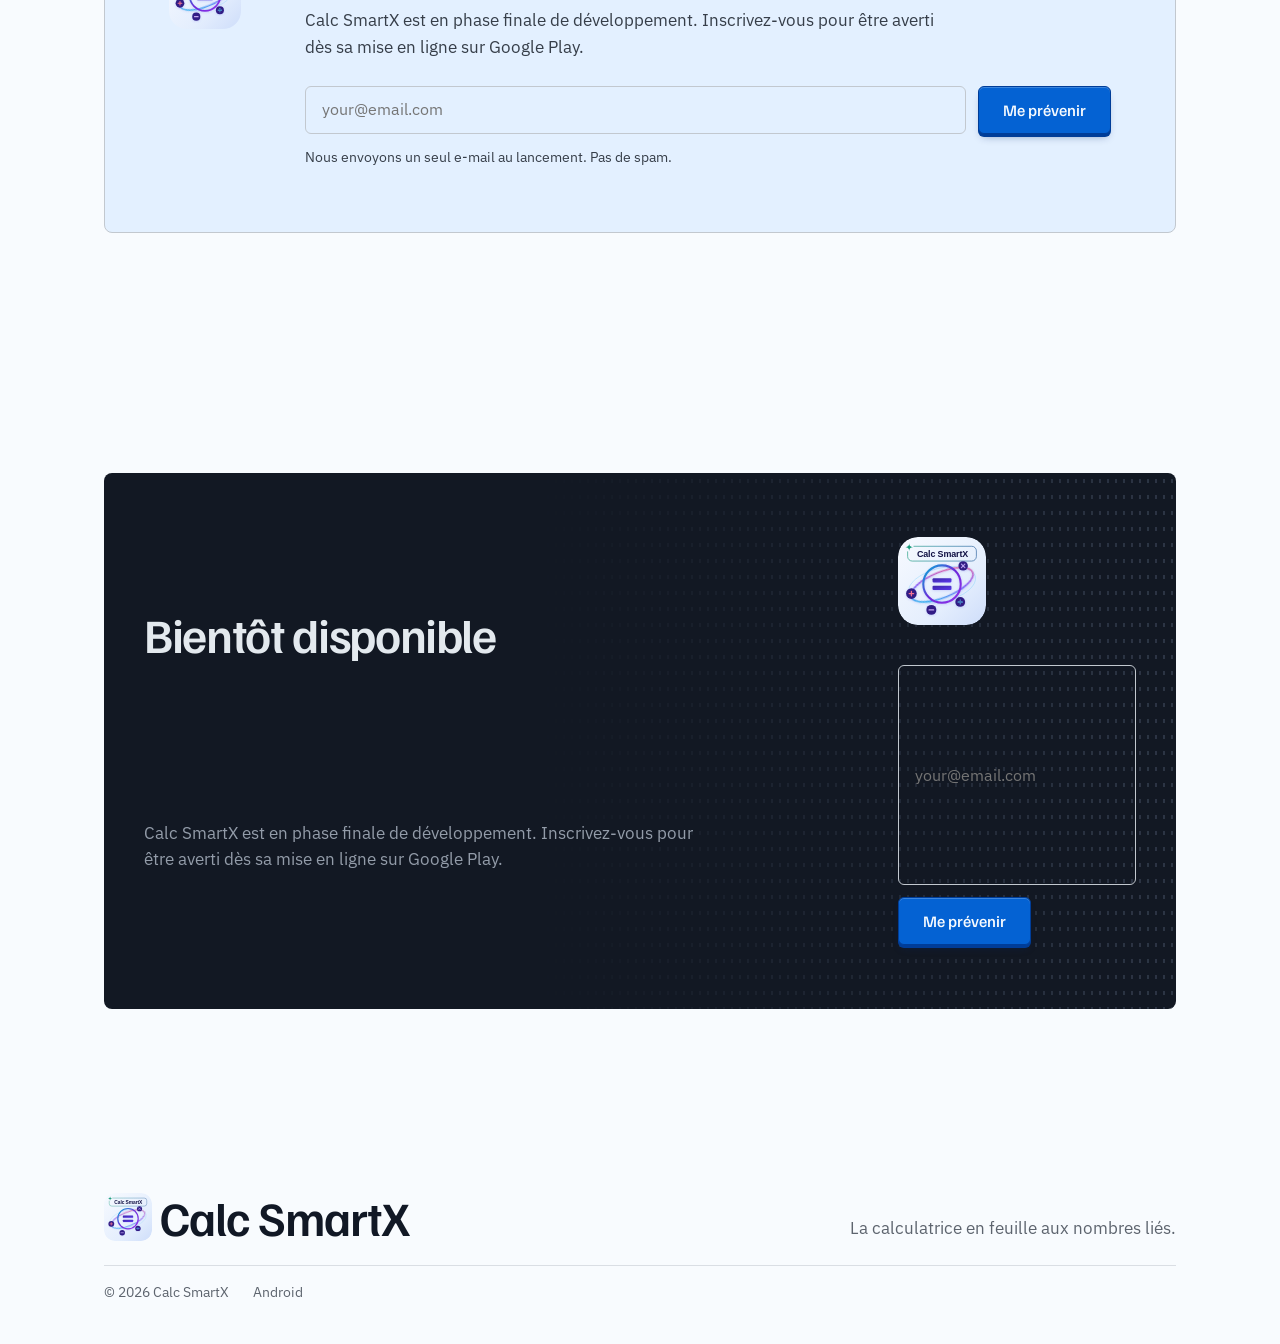
<file: fr/index.html>
<!doctype html>
<html lang="fr" class="no-js">
<head>
<meta charset="utf-8">
<meta name="viewport" content="width=device-width,initial-scale=1">
<title>Calc SmartX: La calculatrice en feuille où les résultats suivent vos nombres</title>
<meta name="description" content="Calc SmartX est une calculatrice en forme de feuille : modifiez un nombre et tous les résultats liés se recalculent. Notes sur chaque nombre, captures nettes, 12 langues.">
<link rel="canonical" href="https://nghiemtuan882.github.io/calc-smartx-web/fr/">
<link rel="alternate" hreflang="vi" href="https://nghiemtuan882.github.io/calc-smartx-web/">
<link rel="alternate" hreflang="en" href="https://nghiemtuan882.github.io/calc-smartx-web/en/">
<link rel="alternate" hreflang="zh-Hans" href="https://nghiemtuan882.github.io/calc-smartx-web/zh/">
<link rel="alternate" hreflang="ja" href="https://nghiemtuan882.github.io/calc-smartx-web/ja/">
<link rel="alternate" hreflang="ko" href="https://nghiemtuan882.github.io/calc-smartx-web/ko/">
<link rel="alternate" hreflang="es" href="https://nghiemtuan882.github.io/calc-smartx-web/es/">
<link rel="alternate" hreflang="pt" href="https://nghiemtuan882.github.io/calc-smartx-web/pt/">
<link rel="alternate" hreflang="fr" href="https://nghiemtuan882.github.io/calc-smartx-web/fr/">
<link rel="alternate" hreflang="de" href="https://nghiemtuan882.github.io/calc-smartx-web/de/">
<link rel="alternate" hreflang="ru" href="https://nghiemtuan882.github.io/calc-smartx-web/ru/">
<link rel="alternate" hreflang="th" href="https://nghiemtuan882.github.io/calc-smartx-web/th/">
<link rel="alternate" hreflang="id" href="https://nghiemtuan882.github.io/calc-smartx-web/id/">
<link rel="alternate" hreflang="x-default" href="https://nghiemtuan882.github.io/calc-smartx-web/">
<meta property="og:type" content="website">
<meta property="og:title" content="Calc SmartX: La calculatrice en feuille où les résultats suivent vos nombres">
<meta property="og:description" content="Calc SmartX est une calculatrice en forme de feuille : modifiez un nombre et tous les résultats liés se recalculent. Notes sur chaque nombre, captures nettes, 12 langues.">
<meta property="og:url" content="https://nghiemtuan882.github.io/calc-smartx-web/fr/">
<meta property="og:image" content="https://nghiemtuan882.github.io/calc-smartx-web/static/og.png">
<meta property="og:locale" content="fr">
<meta name="twitter:card" content="summary_large_image">
<meta name="theme-color" content="#f7f9fc">
<link rel="icon" href="../static/logo.svg" type="image/svg+xml">
<link rel="apple-touch-icon" href="../static/apple-touch-icon.png">
<link rel="preconnect" href="https://fonts.googleapis.com">
<link rel="preconnect" href="https://fonts.gstatic.com" crossorigin>
<link href="https://fonts.googleapis.com/css2?family=Familjen+Grotesk:wght@400;500;600&family=Roboto:wght@300;400;500&family=IBM+Plex+Sans:wght@400;500&family=JetBrains+Mono:wght@400;500&display=swap" rel="stylesheet">
<link rel="stylesheet" href="../static/css/site.css">
<script type="application/ld+json">{"@context":"https://schema.org","@type":"MobileApplication","name":"Calc SmartX","operatingSystem":"Android","applicationCategory":"UtilitiesApplication","softwareVersion":"1.2","inLanguage":"fr","description":"Calc SmartX est une calculatrice en forme de feuille : modifiez un nombre et tous les résultats liés se recalculent. Notes sur chaque nombre, captures nettes, 12 langues.","url":"https://nghiemtuan882.github.io/calc-smartx-web/fr/","image":"https://nghiemtuan882.github.io/calc-smartx-web/static/logo-512.png"}</script>

</head>
<body>
<div id="splash" aria-hidden="true">
  <div class="splash__ring"><img src="../static/logo.svg" alt="Calc SmartX" width="72" height="72"></div>
  <div class="splash__name">Calc SmartX</div>
  <div class="splash__bar-wrap"><div class="splash__bar"></div></div>
</div>
<a class="skip" href="#main">Aller au contenu</a>
<header class="nav">
  <div class="container nav__in">
    <a class="brand" href="../fr/"><img src="../static/logo.svg" alt="" width="52" height="52">Calc SmartX</a>
    <nav class="nav__links" aria-label="Calc SmartX">
      <a href="#features">Fonctions</a>
      <a href="#example">Exemple</a>
      <a href="#languages">Langues</a>
    </nav>
    <div class="nav__end">
      <label class="langsel"><span class="langsel__lbl">Langue</span><span class="langsel__flag" aria-hidden="true">🇫🇷</span><select id="langsel"><option value="vi" data-href="../">Tiếng Việt</option><option value="en" data-href="../en/">English</option><option value="zh" data-href="../zh/">中文（简体）</option><option value="ja" data-href="../ja/">日本語</option><option value="ko" data-href="../ko/">한국어</option><option value="es" data-href="../es/">Español</option><option value="pt" data-href="../pt/">Português</option><option value="fr" data-href="../fr/" selected>Français</option><option value="de" data-href="../de/">Deutsch</option><option value="ru" data-href="../ru/">Русский</option><option value="th" data-href="../th/">ไทย</option><option value="id" data-href="../id/">Bahasa Indonesia</option></select><svg viewBox="0 0 24 24" fill="none" stroke="currentColor" stroke-width="2" stroke-linecap="round" stroke-linejoin="round" aria-hidden="true"><path d="m6 9 6 6 6-6"/></svg></label>
      <span class="nav__soon">Bientôt disponible</span>
    </div>
  </div>
</header>

<main id="main">
  <section class="hero" aria-labelledby="h1">
    <canvas class="field" aria-hidden="true"></canvas>
    <div class="container hero__in">
      <div class="hero__text">
        <h1 id="h1">Changez un nombre, la feuille suit</h1>
        <p class="lead">Une calculatrice en feuille, avec une note sur chaque nombre.</p>
        <div class="hero__acts"><span class="hero__soon-badge">Bientôt disponible</span></div>
      </div>
      <div class="hero__sheet">
        <p class="try" id="try">Essayez : tapez sur le clavier pour changer la quantité</p>
        <div class="phone" id="sheet" data-ex="{&quot;price&quot;:1250,&quot;qty&quot;:3,&quot;vat&quot;:20,&quot;parts&quot;:2,&quot;fee&quot;:150,&quot;cur&quot;:&quot;€&quot;,&quot;sep&quot;:&quot;space&quot;}" role="group" aria-labelledby="try">
          <div class="ph__top" aria-hidden="true">
            <span class="ph__ic"><svg viewBox="0 0 24 24" fill="none" stroke="currentColor" stroke-width="1.8" stroke-linecap="round" stroke-linejoin="round" aria-hidden="true"><path d="M9 14 4 9l5-5"/><path d="M4 9h10.5a5.5 5.5 0 0 1 0 11H11"/></svg><svg viewBox="0 0 24 24" fill="none" stroke="currentColor" stroke-width="1.8" stroke-linecap="round" stroke-linejoin="round" aria-hidden="true"><path d="m15 14 5-5-5-5"/><path d="M20 9H9.5a5.5 5.5 0 0 0 0 11H13"/></svg><svg viewBox="0 0 24 24" fill="none" stroke="currentColor" stroke-width="1.8" stroke-linecap="round" stroke-linejoin="round" aria-hidden="true" class="heart"><path d="M12 20s-7.5-4.6-9.2-9.4C1.7 7.4 3.8 4 7.2 4c2 0 3.5 1.1 4.8 2.8C13.3 5.1 14.8 4 16.8 4c3.4 0 5.5 3.4 4.4 6.6C19.5 15.4 12 20 12 20z"/></svg></span>
            <span class="ph__brand"><svg class="spark" viewBox="0 0 24 24" aria-hidden="true"><path d="M12 1.5C12.7 7.3 16.7 11.3 22.5 12C16.7 12.7 12.7 16.7 12 22.5C11.3 16.7 7.3 12.7 1.5 12C7.3 11.3 11.3 7.3 12 1.5Z" fill="currentColor"/></svg>Calc SmartX</span>
            <span class="ph__ic"><svg viewBox="0 0 24 24" fill="none" stroke="currentColor" stroke-width="1.8" stroke-linecap="round" stroke-linejoin="round" aria-hidden="true"><path d="M12 3v12"/><path d="m7.5 7.5 4.5-4.5 4.5 4.5"/><path d="M5 12v6.5A1.5 1.5 0 0 0 6.5 20h11a1.5 1.5 0 0 0 1.5-1.5V12"/></svg><svg viewBox="0 0 24 24" fill="none" stroke="currentColor" stroke-width="1.8" stroke-linecap="round" stroke-linejoin="round" aria-hidden="true"><path d="M4 8.5A1.5 1.5 0 0 1 5.5 7h2l1.5-2h6l1.5 2h2A1.5 1.5 0 0 1 20 8.5v9a1.5 1.5 0 0 1-1.5 1.5h-13A1.5 1.5 0 0 1 4 17.5z"/><circle cx="12" cy="13" r="3.5"/></svg><svg viewBox="0 0 24 24" fill="none" stroke="currentColor" stroke-width="1.8" stroke-linecap="round" stroke-linejoin="round" aria-hidden="true"><circle cx="12" cy="12" r="3"/><path d="M19.4 15a1.7 1.7 0 0 0 .3 1.8l.1.1a2 2 0 1 1-2.8 2.8l-.1-.1a1.7 1.7 0 0 0-1.8-.3 1.7 1.7 0 0 0-1 1.5V21a2 2 0 1 1-4 0v-.1a1.7 1.7 0 0 0-1.1-1.5 1.7 1.7 0 0 0-1.8.3l-.1.1a2 2 0 1 1-2.8-2.8l.1-.1a1.7 1.7 0 0 0 .3-1.8 1.7 1.7 0 0 0-1.5-1H3a2 2 0 1 1 0-4h.1a1.7 1.7 0 0 0 1.5-1.1 1.7 1.7 0 0 0-.3-1.8l-.1-.1a2 2 0 1 1 2.8-2.8l.1.1a1.7 1.7 0 0 0 1.8.3H9a1.7 1.7 0 0 0 1-1.5V3a2 2 0 1 1 4 0v.1a1.7 1.7 0 0 0 1 1.5 1.7 1.7 0 0 0 1.8-.3l.1-.1a2 2 0 1 1 2.8 2.8l-.1.1a1.7 1.7 0 0 0-.3 1.8V9a1.7 1.7 0 0 0 1.5 1H21a2 2 0 1 1 0 4h-.1a1.7 1.7 0 0 0-1.5 1z"/></svg></span>
          </div>
          <div class="ph__sheet" aria-live="polite">
            <div class="ln"><span class="t"><small>prix unitaire</small><b>1 250</b></span><span class="t o"><b>×</b></span><span class="t c3 box"><small>quantité</small><b data-v="qty">3</b></span><span class="t o"><b>=</b></span><span class="t c1 box"><small>montant</small><b data-v="amount">3 750</b></span></div>
            <div class="ln"><span class="t c1"><small>montant</small><b data-v="amount">3 750</b></span><span class="t o"><b>+</b></span><span class="t"><b>20</b></span><span class="t o"><b>%</b></span><span class="t o"><b>=</b></span><span class="t c2 box"><small>TTC</small><b data-v="vat">4 500</b></span></div>
            <div class="ln"><span class="t c2"><small>TTC</small><b data-v="vat">4 500</b></span><span class="t o"><b>÷</b></span><span class="t"><small>échéances</small><b>2</b></span><span class="t o"><b>=</b></span><span class="t"><small>par échéance</small><b data-v="each">2 250</b></span></div>
            <div class="ln"><span class="t"><small>installation</small><b>150</b></span><span class="t o"><b>×</b></span><span class="t c3"><small>quantité</small><b data-v="qty">3</b></span><span class="t o"><b>=</b></span><span class="t"><small>total</small><b data-v="total">450</b></span></div>
          </div>
          <div class="ph__pad"><button type="button" class="k tl" tabindex="-1" aria-hidden="true"><svg viewBox="0 0 24 24" fill="none" stroke="currentColor" stroke-width="1.8" stroke-linecap="round" stroke-linejoin="round" aria-hidden="true"><path d="m6 9 6 6 6-6"/></svg></button><button type="button" class="k tl" tabindex="-1" aria-hidden="true"><svg viewBox="0 0 24 24" fill="none" stroke="currentColor" stroke-width="1.8" stroke-linecap="round" stroke-linejoin="round" aria-hidden="true"><path d="M9 4h6a1 1 0 0 1 1 1v1H8V5a1 1 0 0 1 1-1z"/><path d="M16 5h1.5A1.5 1.5 0 0 1 19 6.5V11M8 5H6.5A1.5 1.5 0 0 0 5 6.5v12A1.5 1.5 0 0 0 6.5 20H11"/><path d="m14 20 .5-2.5 5-5 2 2-5 5z"/></svg></button><button type="button" class="k tl" data-k="clear"><svg viewBox="0 0 24 24" fill="none" stroke="currentColor" stroke-width="1.8" stroke-linecap="round" stroke-linejoin="round" aria-hidden="true"><path d="M4 7h16"/><path d="M10 11v6M14 11v6"/><path d="M5.5 7l1 12a1.5 1.5 0 0 0 1.5 1.4h8a1.5 1.5 0 0 0 1.5-1.4l1-12"/><path d="M9 7V4.5h6V7"/></svg></button><button type="button" class="k tl" data-k="bs"><svg viewBox="0 0 24 24" fill="none" stroke="currentColor" stroke-width="1.8" stroke-linecap="round" stroke-linejoin="round" aria-hidden="true"><path d="M9 5h10.5A1.5 1.5 0 0 1 21 6.5v11a1.5 1.5 0 0 1-1.5 1.5H9l-6-7z"/><path d="m11 9 6 6M17 9l-6 6"/></svg></button><button type="button" class="k op" tabindex="-1" aria-hidden="true">÷</button><button type="button" class="k tl" tabindex="-1" aria-hidden="true">(</button><button type="button" class="k " data-k="7">7</button><button type="button" class="k " data-k="8">8</button><button type="button" class="k " data-k="9">9</button><button type="button" class="k op" tabindex="-1" aria-hidden="true">×</button><button type="button" class="k tl" tabindex="-1" aria-hidden="true">)</button><button type="button" class="k " data-k="4">4</button><button type="button" class="k " data-k="5">5</button><button type="button" class="k " data-k="6">6</button><button type="button" class="k op" tabindex="-1" aria-hidden="true">−</button><button type="button" class="k tl" tabindex="-1" aria-hidden="true">%</button><button type="button" class="k " data-k="1">1</button><button type="button" class="k " data-k="2">2</button><button type="button" class="k " data-k="3">3</button><button type="button" class="k op" tabindex="-1" aria-hidden="true">+</button><button type="button" class="k tl" tabindex="-1" aria-hidden="true">±</button><button type="button" class="k " tabindex="-1" aria-hidden="true">,</button><button type="button" class="k k000" data-k="000">000</button><button type="button" class="k " data-k="0">0</button><button type="button" class="k op" tabindex="-1" aria-hidden="true">=</button></div>
        </div>
      </div>
    </div>
  </section>

  <section class="sec" id="example" aria-labelledby="h-ex">
    <div class="container ex">
      <figure class="ex__shot cut" style="margin:0"><img src="../static/shots/fr.webp" width="824" height="1560" loading="lazy" decoding="async" alt="Calc SmartX affichant une feuille d’exemple en français"></figure>
      <div class="ex__body">
        <h2 id="h-ex">Une vraie feuille, en français</h2>
        <p>Capture de Calc SmartX. Prix unitaire en €, plus 20 % de TVA, payé en 2 échéances. Changez la quantité : les quatre lignes se mettent à jour.</p>
        <div class="ledger-wrap">
          <table class="ledger">
            <thead><tr><th scope="col">Calcul</th><th scope="col">Résultat</th><th scope="col">Note</th></tr></thead>
            <tbody><tr><td class="m">1 250 × 3</td><td class="m">3 750</td><td>prix unitaire × quantité = montant</td></tr><tr class="hit"><td class="m">3 750 + 20 %</td><td class="m">4 500</td><td>TTC</td></tr><tr><td class="m">4 500 ÷ 2</td><td class="m">2 250</td><td>par échéance (échéances: 2)</td></tr><tr><td class="m">150 × 3</td><td class="m">450</td><td>installation × quantité = total</td></tr></tbody>
          </table>
        </div>
      </div>
    </div>
  </section>

  <section class="sec" id="features" aria-labelledby="h-feat">
    <div class="container">
      <div class="sec__head">
        <h2 id="h-feat">15 fonctions, en mouvement</h2>
        <p class="lead">Chaque animation est enregistrée dans l’application même, dans la langue de cette page.</p>
      </div>
      
      <div class="grp">
        <div class="grp__h"><span aria-hidden="true">01</span><h3>Calculs liés</h3></div>
        <ul class="feats">
          <li class="feat">
            <div class="feat__clip cut"><img src="../static/gif/fr-f1.gif" width="546" height="285" loading="lazy" decoding="async" alt="Changez un nombre, tout suit"></div>
            <h4>Changez un nombre, tout suit</h4>
            <p>Touchez n’importe quel nombre pour le modifier. Les résultats liés se recalculent.</p>
          </li>
          <li class="feat">
            <div class="feat__clip cut"><img src="../static/gif/fr-f2.gif" width="546" height="285" loading="lazy" decoding="async" alt="Continuez depuis un résultat"></div>
            <h4>Continuez depuis un résultat</h4>
            <p>Touchez un résultat puis + − × ÷. La nouvelle ligne reste liée.</p>
          </li>
          <li class="feat">
            <div class="feat__clip cut"><img src="../static/gif/fr-f3.gif" width="546" height="285" loading="lazy" decoding="async" alt="Glissez pour lier"></div>
            <h4>Glissez pour lier</h4>
            <p>Maintenez et faites glisser un nombre : une petite carte suit votre doigt. Lâchez-la sur un nombre pour le remplacer, ou sous la dernière ligne pour en créer une.</p>
          </li>
          <li class="feat">
            <div class="feat__clip cut"><img src="../static/gif/fr-f7.gif" width="546" height="285" loading="lazy" decoding="async" alt="Touchez un nombre pour le lier"></div>
            <h4>Touchez un nombre pour le lier</h4>
            <p>Après un opérateur, touchez n’importe quel nombre plus haut : il arrive déjà lié.</p>
          </li>
          <li class="feat">
            <div class="feat__clip cut"><img src="../static/gif/fr-f11.gif" width="546" height="285" loading="lazy" decoding="async" alt="Touchez un signe pour le changer"></div>
            <h4>Touchez un signe pour le changer</h4>
            <p>Touchez + − × ÷ dans un calcul et choisissez un autre signe. Le résultat se recalcule aussitôt.</p>
          </li>
        </ul>
      </div>
      <div class="grp">
        <div class="grp__h"><span aria-hidden="true">02</span><h3>Saisir et corriger vite</h3></div>
        <ul class="feats">
          <li class="feat">
            <div class="feat__clip cut"><img src="../static/gif/fr-f12.gif" width="546" height="285" loading="lazy" decoding="async" alt="⌫ intelligent"></div>
            <h4>⌫ intelligent</h4>
            <p>Touchez ⌫ pour effacer caractère par caractère, signes compris. Si un résultat est sélectionné, ⌫ passe au dernier nombre. Maintenez ⌫ pour effacer toute la ligne.</p>
          </li>
          <li class="feat">
            <div class="feat__clip cut"><img src="../static/gif/fr-f13.gif" width="546" height="285" loading="lazy" decoding="async" alt="Touche 000 pour les montants"></div>
            <h4>Touche 000 pour les montants</h4>
            <p>Tapez 12 puis 000 deux fois pour obtenir 12 000 000, sans taper six fois 0.</p>
          </li>
          <li class="feat">
            <div class="feat__clip cut"><img src="../static/gif/fr-f9.gif" width="546" height="285" loading="lazy" decoding="async" alt="Glissez un opérateur pour déplacer"></div>
            <h4>Glissez un opérateur pour déplacer</h4>
            <p>Maintenez et faites glisser + − × ÷ ou = pour déplacer tout le calcul.</p>
          </li>
        </ul>
      </div>
      <div class="grp">
        <div class="grp__h"><span aria-hidden="true">03</span><h3>Notes et mise en page</h3></div>
        <ul class="feats">
          <li class="feat">
            <div class="feat__clip cut"><img src="../static/gif/fr-f4.gif" width="546" height="285" loading="lazy" decoding="async" alt="Une note par nombre"></div>
            <h4>Une note par nombre</h4>
            <p>Touchez la touche note et écrivez « prix unitaire », « quantité » au-dessus du nombre.</p>
          </li>
          <li class="feat">
            <div class="feat__clip cut"><img src="../static/gif/fr-f10.gif" width="546" height="285" loading="lazy" decoding="async" alt="Glissez la colonne des opérateurs pour zoomer"></div>
            <h4>Glissez la colonne des opérateurs pour zoomer</h4>
            <p>Posez le doigt sur la colonne + − × ÷ : vers le haut pour agrandir, vers le bas pour réduire.</p>
          </li>
          <li class="feat">
            <div class="feat__clip cut"><img src="../static/gif/fr-f14.gif" width="546" height="285" loading="lazy" decoding="async" alt="Glissez sur le clavier pour l’espacement"></div>
            <h4>Glissez sur le clavier pour l’espacement</h4>
            <p>Glissez horizontalement sur la rangée du haut pour espacer les nombres, verticalement sur la colonne de gauche pour espacer les lignes.</p>
          </li>
          <li class="feat">
            <div class="feat__clip cut"><img src="../static/gif/fr-f6.gif" width="546" height="285" loading="lazy" decoding="async" alt="À votre goût"></div>
            <h4>À votre goût</h4>
            <p>Changez couleur, police, taille, langue, mode sombre et clavier pour gaucher.</p>
          </li>
        </ul>
      </div>
      <div class="grp">
        <div class="grp__h"><span aria-hidden="true">04</span><h3>Capturer et partager</h3></div>
        <ul class="feats">
          <li class="feat">
            <div class="feat__clip cut"><img src="../static/gif/fr-f5.gif" width="546" height="285" loading="lazy" decoding="async" alt="Captures nettes"></div>
            <h4>Captures nettes</h4>
            <p>Capturez tout l’écran, une zone dessinée ou seulement les lignes choisies.</p>
          </li>
          <li class="feat">
            <div class="feat__clip cut"><img src="../static/gif/fr-f8.gif" width="546" height="285" loading="lazy" decoding="async" alt="Capturez seulement les lignes utiles"></div>
            <h4>Capturez seulement les lignes utiles</h4>
            <p>Choisissez des lignes même éloignées ; l’image les met côte à côte.</p>
          </li>
          <li class="feat">
            <div class="feat__clip cut"><img src="../static/gif/fr-f15.gif" width="546" height="285" loading="lazy" decoding="async" alt="Envoyez l’image directement"></div>
            <h4>Envoyez l’image directement</h4>
            <p>Après la capture, enregistrez l’image ou envoyez-la tout de suite via Zalo, WhatsApp, Viber, Telegram ou Messenger.</p>
          </li>
        </ul>
      </div>
    </div>
  </section>

  <section class="sec" id="languages" aria-labelledby="h-lang">
    <div class="container">
      <div class="sec__head">
        <h2 id="h-lang">12 langues, des nombres écrits à la façon locale</h2>
        <p class="lead">Les séparateurs de milliers et de décimales suivent la langue. Un autre style ? Choisissez-le dans les Réglages.</p>
      </div>
      <ul class="langs"><li><a href="../" hreflang="vi" lang="vi" data-lang="vi"><span class="flag" aria-hidden="true">🇻🇳</span><strong>Tiếng Việt</strong></a></li><li><a href="../en/" hreflang="en" lang="en" data-lang="en"><span class="flag" aria-hidden="true">🇺🇸</span><strong>English</strong></a></li><li><a href="../zh/" hreflang="zh-Hans" lang="zh-Hans" data-lang="zh"><span class="flag" aria-hidden="true">🇨🇳</span><strong>中文（简体）</strong></a></li><li><a href="../ja/" hreflang="ja" lang="ja" data-lang="ja"><span class="flag" aria-hidden="true">🇯🇵</span><strong>日本語</strong></a></li><li><a href="../ko/" hreflang="ko" lang="ko" data-lang="ko"><span class="flag" aria-hidden="true">🇰🇷</span><strong>한국어</strong></a></li><li><a href="../es/" hreflang="es" lang="es" data-lang="es"><span class="flag" aria-hidden="true">🇪🇸</span><strong>Español</strong></a></li><li><a href="../pt/" hreflang="pt" lang="pt" data-lang="pt"><span class="flag" aria-hidden="true">🇧🇷</span><strong>Português</strong></a></li><li><a href="../fr/" hreflang="fr" lang="fr" data-lang="fr" aria-current="page"><span class="flag" aria-hidden="true">🇫🇷</span><strong>Français</strong></a></li><li><a href="../de/" hreflang="de" lang="de" data-lang="de"><span class="flag" aria-hidden="true">🇩🇪</span><strong>Deutsch</strong></a></li><li><a href="../ru/" hreflang="ru" lang="ru" data-lang="ru"><span class="flag" aria-hidden="true">🇷🇺</span><strong>Русский</strong></a></li><li><a href="../th/" hreflang="th" lang="th" data-lang="th"><span class="flag" aria-hidden="true">🇹🇭</span><strong>ไทย</strong></a></li><li><a href="../id/" hreflang="id" lang="id" data-lang="id"><span class="flag" aria-hidden="true">🇮🇩</span><strong>Bahasa Indonesia</strong></a></li></ul>
    </div>
  </section>

  <section class="sec theme-sec" id="themes" aria-labelledby="h-themes">
    <div class="container">
      <div class="theme-layout">
        <div class="theme-text">
          <h2 id="h-themes">Mode clair et sombre</h2>
          <p class="lead">Basculez entre les thèmes clair et sombre directement dans l'app. Agréable pour les yeux où que vous soyez.</p>
          <div class="theme-toggle" role="group">
            <button class="theme-btn theme-btn--light is-active" data-theme="light">
              <svg viewBox="0 0 24 24" fill="none" stroke="currentColor" stroke-width="1.8" stroke-linecap="round" aria-hidden="true"><circle cx="12" cy="12" r="4"/><path d="M12 2v2M12 20v2M4.93 4.93l1.41 1.41M17.66 17.66l1.41 1.41M2 12h2M20 12h2M6.34 17.66l-1.41 1.41M19.07 4.93l-1.41 1.41"/></svg>
              Clair
            </button>
            <button class="theme-btn theme-btn--dark" data-theme="dark">
              <svg viewBox="0 0 24 24" fill="none" stroke="currentColor" stroke-width="1.8" stroke-linecap="round" aria-hidden="true"><path d="M21 12.79A9 9 0 1 1 11.21 3 7 7 0 0 0 21 12.79z"/></svg>
              Sombre
            </button>
          </div>
        </div>
        <div class="theme-preview">
          <div class="theme-mockup" id="theme-mockup" data-active="light">
            <img class="tm-light" src="../static/shots/ui/fr-light.webp" width="780" height="1600" loading="lazy" decoding="async" alt="Clair – Calc SmartX">
            <img class="tm-dark" src="../static/shots/ui/fr-dark.webp" width="780" height="1600" loading="lazy" decoding="async" alt="Sombre – Calc SmartX">
          </div>
        </div>
      </div>
    </div>
  </section>

  <section class="sec device-sec" id="devices" aria-labelledby="h-devices">
    <div class="container">
      <div class="sec__head">
        <h2 id="h-devices">Fonctionne sur tous les appareils</h2>
        <p class="lead">L'interface s'adapte à votre écran — téléphone, tablette ou pliable.</p>
      </div>
      <div class="devices">
        <figure class="dev dev-phone">
          <div class="dev-shell"><img class="dev-img" src="../static/shots/ui/fr-light.webp" width="780" height="1600" loading="lazy" decoding="async" alt="Téléphone – Calc SmartX"></div>
          <figcaption>Téléphone</figcaption>
        </figure>
        <figure class="dev dev-fold">
          <button type="button" class="fold is-closed" id="fold" aria-label="Pliable">
            <span class="fold__half fold__right"><img src="../static/shots/ui/fr-fold-open.webp" width="1500" height="1664" loading="lazy" decoding="async" alt="Pliable – Calc SmartX"></span>
            <span class="fold__flap">
              <span class="fold__face fold__front"><img src="../static/shots/ui/fr-fold-open.webp" width="1500" height="1664" loading="lazy" decoding="async" alt=""></span>
              <span class="fold__face fold__back"><img src="../static/shots/ui/fr-fold-cover.webp" width="824" height="1920" loading="lazy" decoding="async" alt=""></span>
            </span>
          </button>
          <figcaption>Pliable</figcaption>
        </figure>
        <figure class="dev dev-tablet">
          <div class="dev-shell"><img class="dev-img" src="../static/shots/ui/fr-tablet.webp" width="1707" height="1068" loading="lazy" decoding="async" alt="Tablette – Calc SmartX"></div>
          <figcaption>Tablette</figcaption>
        </figure>
      </div>
    </div>
  </section>

  <section class="sec faq-sec" id="faq" aria-labelledby="h-faq">
    <div class="container">
      <div class="sec__head">
        <h2 id="h-faq">Questions fréquentes</h2>
      </div>
      <dl class="faq">
        <div class="faq__item">
          <dt><button class="faq__q" aria-expanded="false">L'appli est-elle gratuite ?<svg viewBox="0 0 24 24" fill="none" stroke="currentColor" stroke-width="2" stroke-linecap="round" aria-hidden="true"><path d="m6 9 6 6 6-6"/></svg></button></dt>
          <dd class="faq__a" hidden>Calc SmartX est entièrement gratuit — sans publicité ni achat intégré.</dd>
        </div>
        <div class="faq__item">
          <dt><button class="faq__q" aria-expanded="false">Fonctionne-t-elle hors ligne ?<svg viewBox="0 0 24 24" fill="none" stroke="currentColor" stroke-width="2" stroke-linecap="round" aria-hidden="true"><path d="m6 9 6 6 6-6"/></svg></button></dt>
          <dd class="faq__a" hidden>Oui. Tous les calculs s'effectuent sur votre appareil, sans connexion internet.</dd>
        </div>
        <div class="faq__item">
          <dt><button class="faq__q" aria-expanded="false">Est-elle disponible sur iOS ?<svg viewBox="0 0 24 24" fill="none" stroke="currentColor" stroke-width="2" stroke-linecap="round" aria-hidden="true"><path d="m6 9 6 6 6-6"/></svg></button></dt>
          <dd class="faq__a" hidden>Calc SmartX est actuellement disponible sur Android. Une version iOS est prévue.</dd>
        </div>
        <div class="faq__item">
          <dt><button class="faq__q" aria-expanded="false">Combien de lignes peut avoir une feuille ?<svg viewBox="0 0 24 24" fill="none" stroke="currentColor" stroke-width="2" stroke-linecap="round" aria-hidden="true"><path d="m6 9 6 6 6-6"/></svg></button></dt>
          <dd class="faq__a" hidden>Il n'y a aucune limite de lignes. La feuille peut être aussi longue que nécessaire.</dd>
        </div>
        <div class="faq__item">
          <dt><button class="faq__q" aria-expanded="false">Mes données sont-elles sauvegardées ?<svg viewBox="0 0 24 24" fill="none" stroke="currentColor" stroke-width="2" stroke-linecap="round" aria-hidden="true"><path d="m6 9 6 6 6-6"/></svg></button></dt>
          <dd class="faq__a" hidden>Les données sont stockées localement sur votre appareil et ne sont jamais envoyées à un serveur.</dd>
        </div>
      </dl>
    </div>
  </section>

  <section class="soon-sec" id="soon" aria-labelledby="h-soon">
    <div class="container">
      <div class="soon__panel">
        <div class="soon__icon"><img src="../static/logo.svg" alt="" width="72" height="72"></div>
        <div class="soon__body">
          <h2 id="h-soon">Bientôt disponible</h2>
          <p>Calc SmartX est en phase finale de développement. Inscrivez-vous pour être averti dès sa mise en ligne sur Google Play.</p>
          <form class="soon__form" action="https://formspree.io/f/xvgrzojn" method="POST" novalidate>
            <input type="email" name="email" required placeholder="your@email.com" autocomplete="email">
            <button type="submit" class="key key--primary">Me prévenir</button>
          </form>
          <p class="soon__note">Nous envoyons un seul e-mail au lancement. Pas de spam.</p>
        </div>
      </div>
    </div>
  </section>

  <section class="dl" aria-labelledby="h-dl">
    <div class="container">
      <div class="dl__panel">
        <div class="gfield" aria-hidden="true"></div>
        <h2 id="h-dl">Bientôt disponible</h2>
        <p>Calc SmartX est en phase finale de développement. Inscrivez-vous pour être averti dès sa mise en ligne sur Google Play.</p>
        <div class="dl__act"><img src="../static/logo.svg" alt="" width="88" height="88">
          <form class="soon__form soon__form--inline" action="https://formspree.io/f/xvgrzojn" method="POST" novalidate>
            <input type="email" name="email" required placeholder="your@email.com" autocomplete="email">
            <button type="submit" class="key key--primary">Me prévenir</button>
          </form>
        </div>
      </div>
    </div>
  </section>
</main>

<footer class="foot">
  <div class="container">
    <div class="foot__mast">
      <a class="brand" href="../fr/"><img src="../static/logo.svg" alt="" width="48" height="48">Calc SmartX</a>
      <p>La calculatrice en feuille aux nombres liés.</p>
    </div>
    <div class="foot__row">
      <span>© 2026 Calc SmartX</span>
      <span>Android</span>
    </div>
  </div>
</footer>
<script src="../static/js/site.js" defer></script>
</body>
</html>
</file>
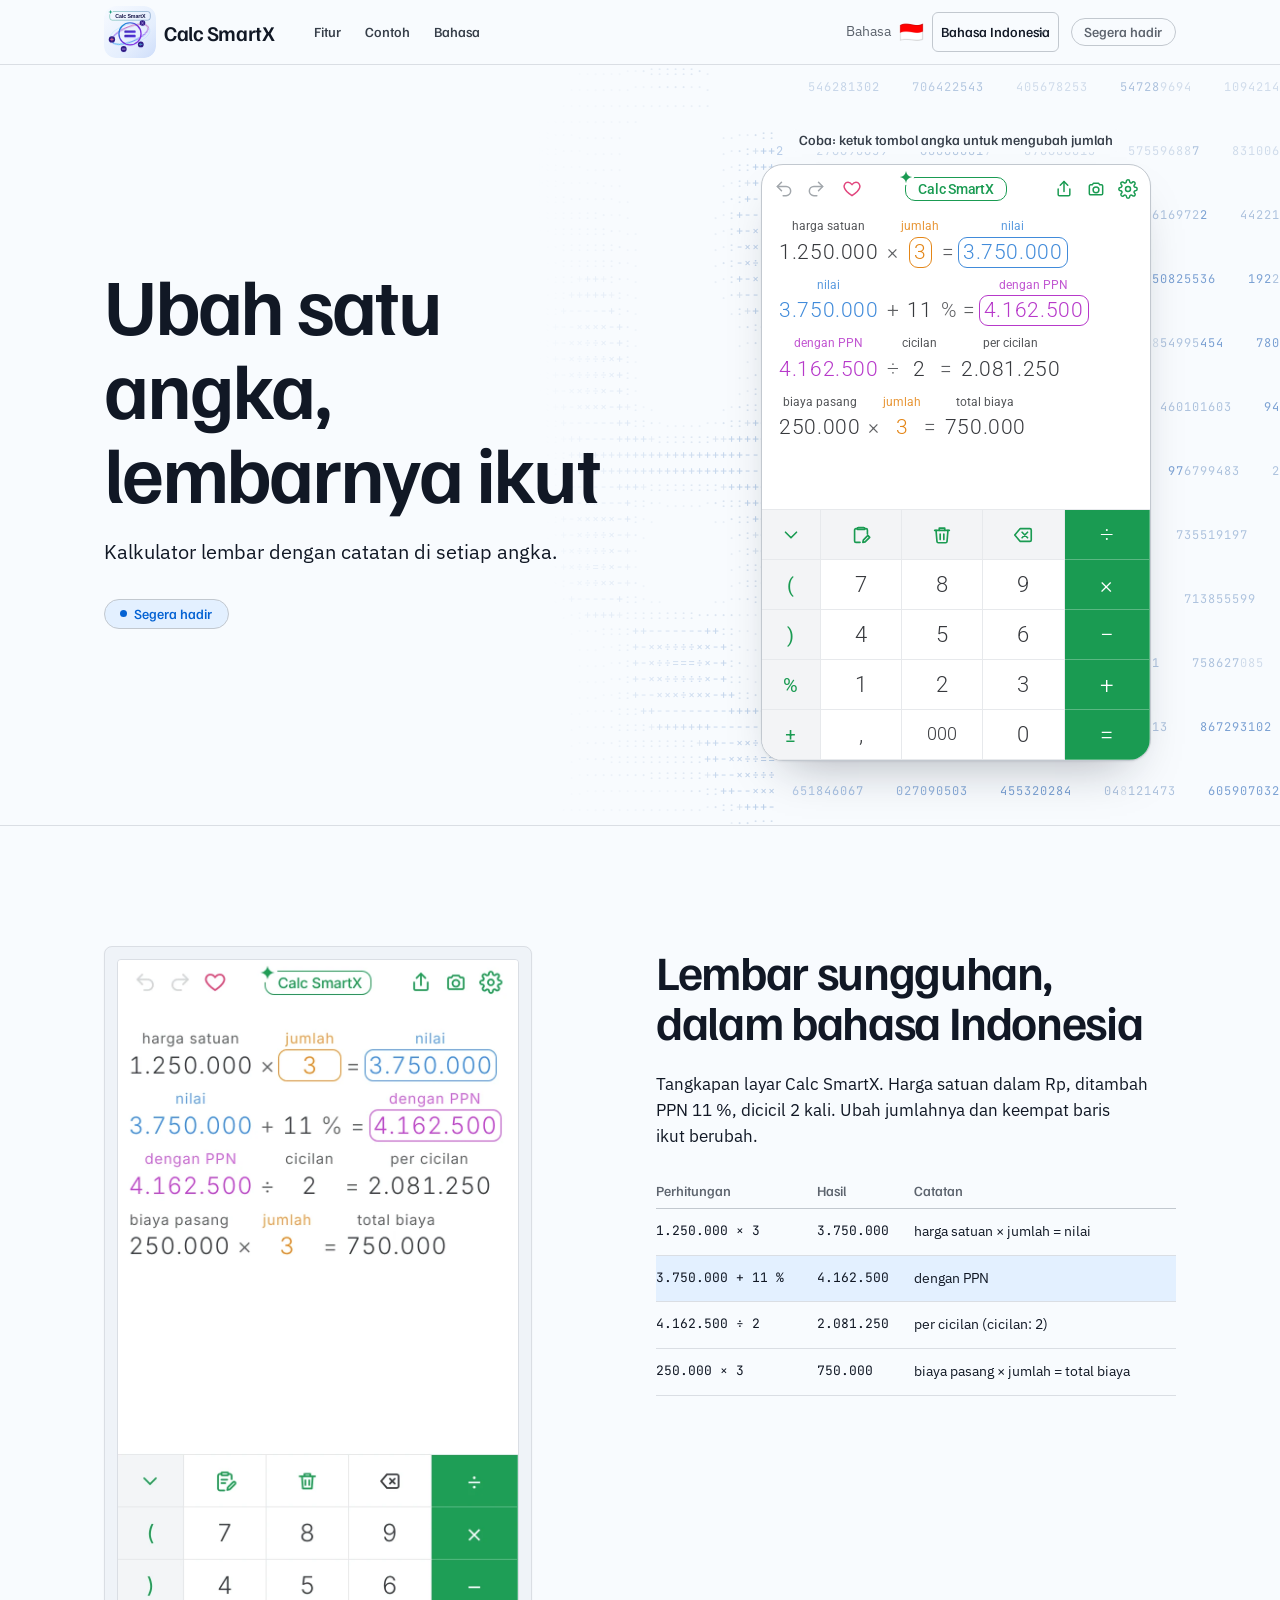
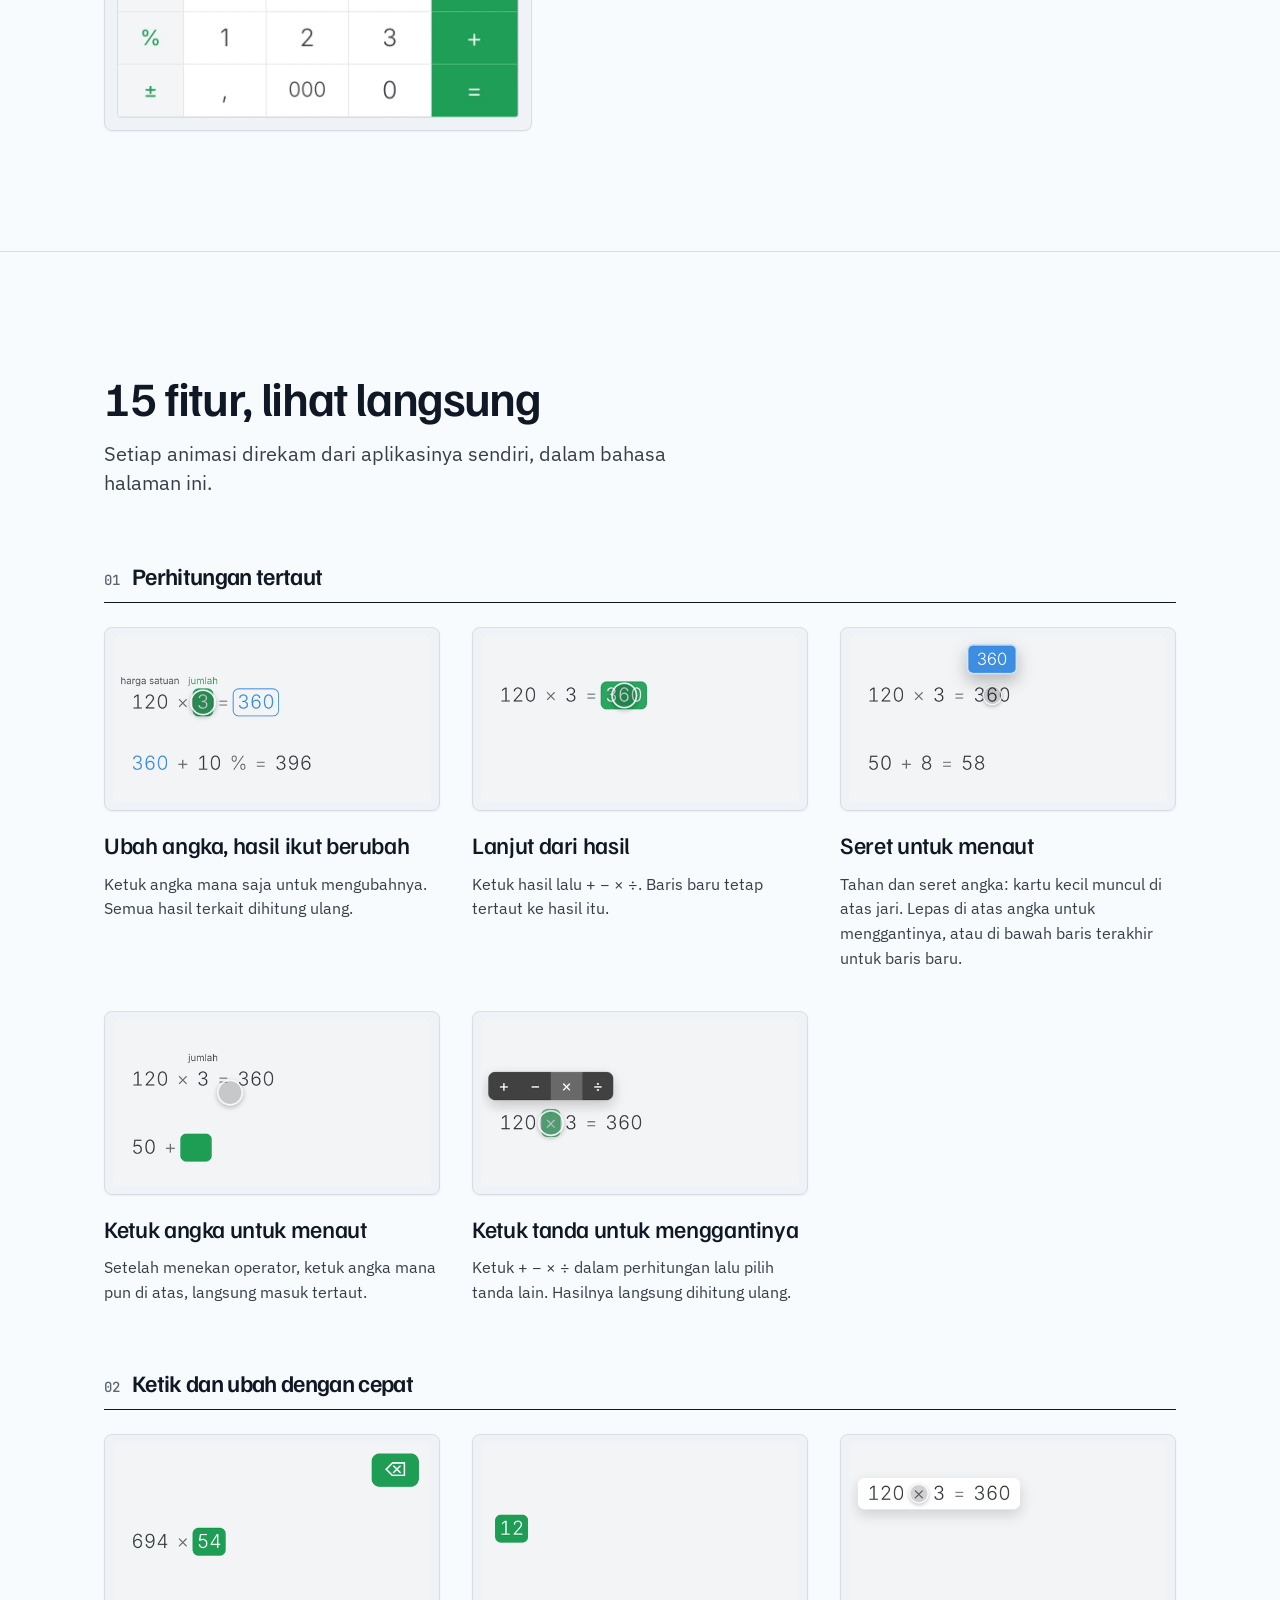
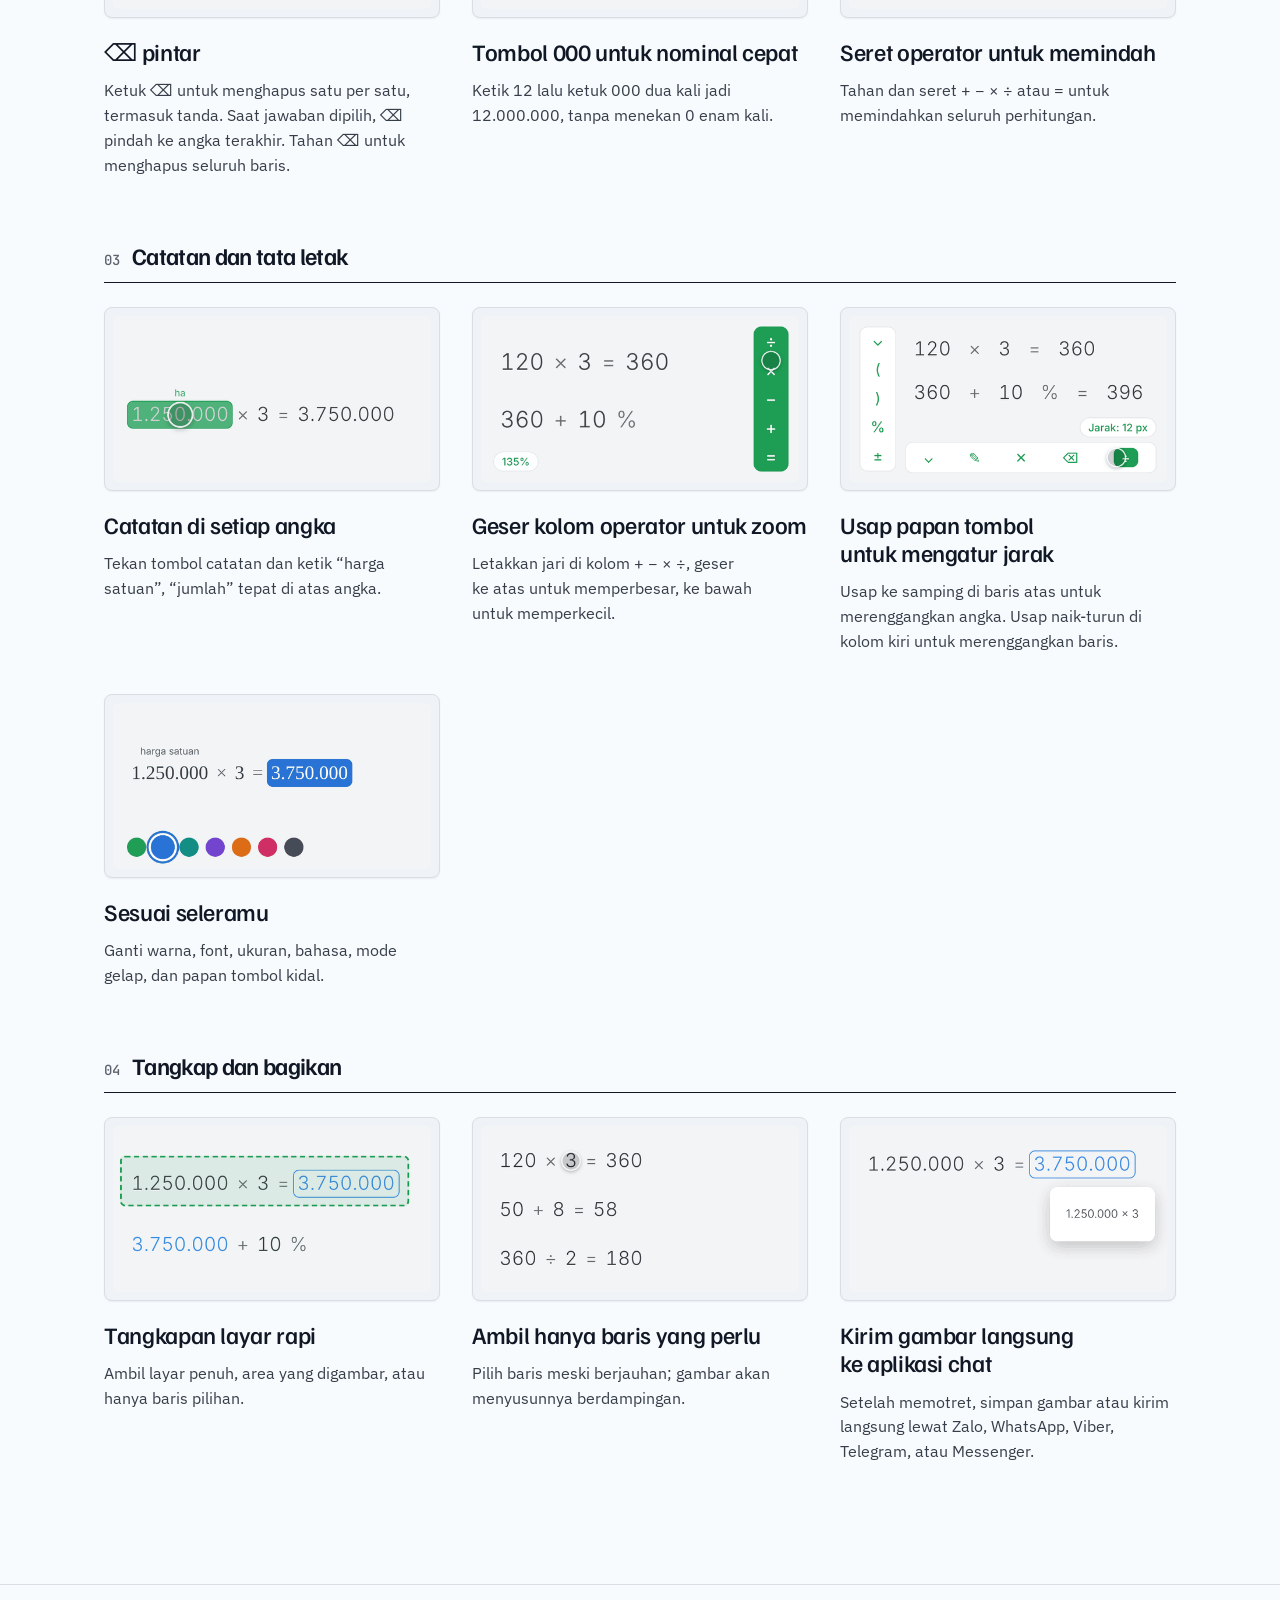
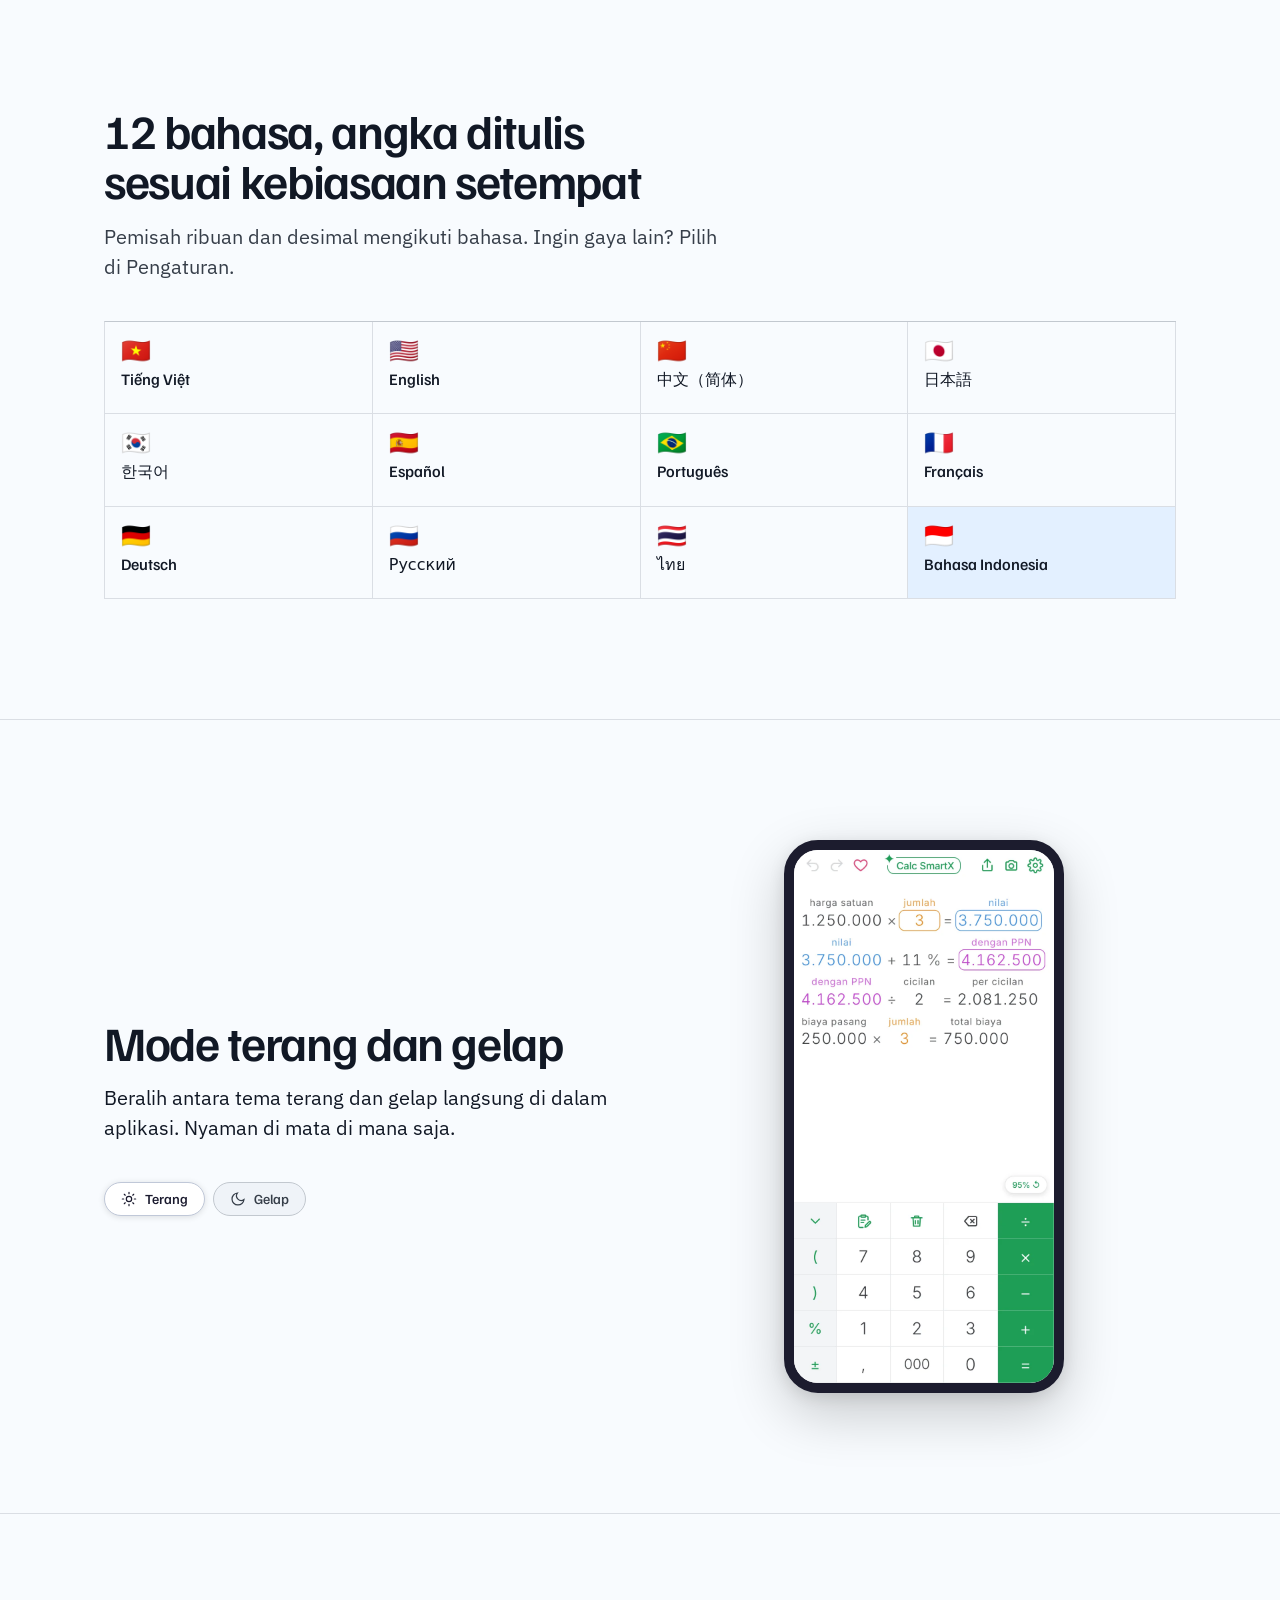
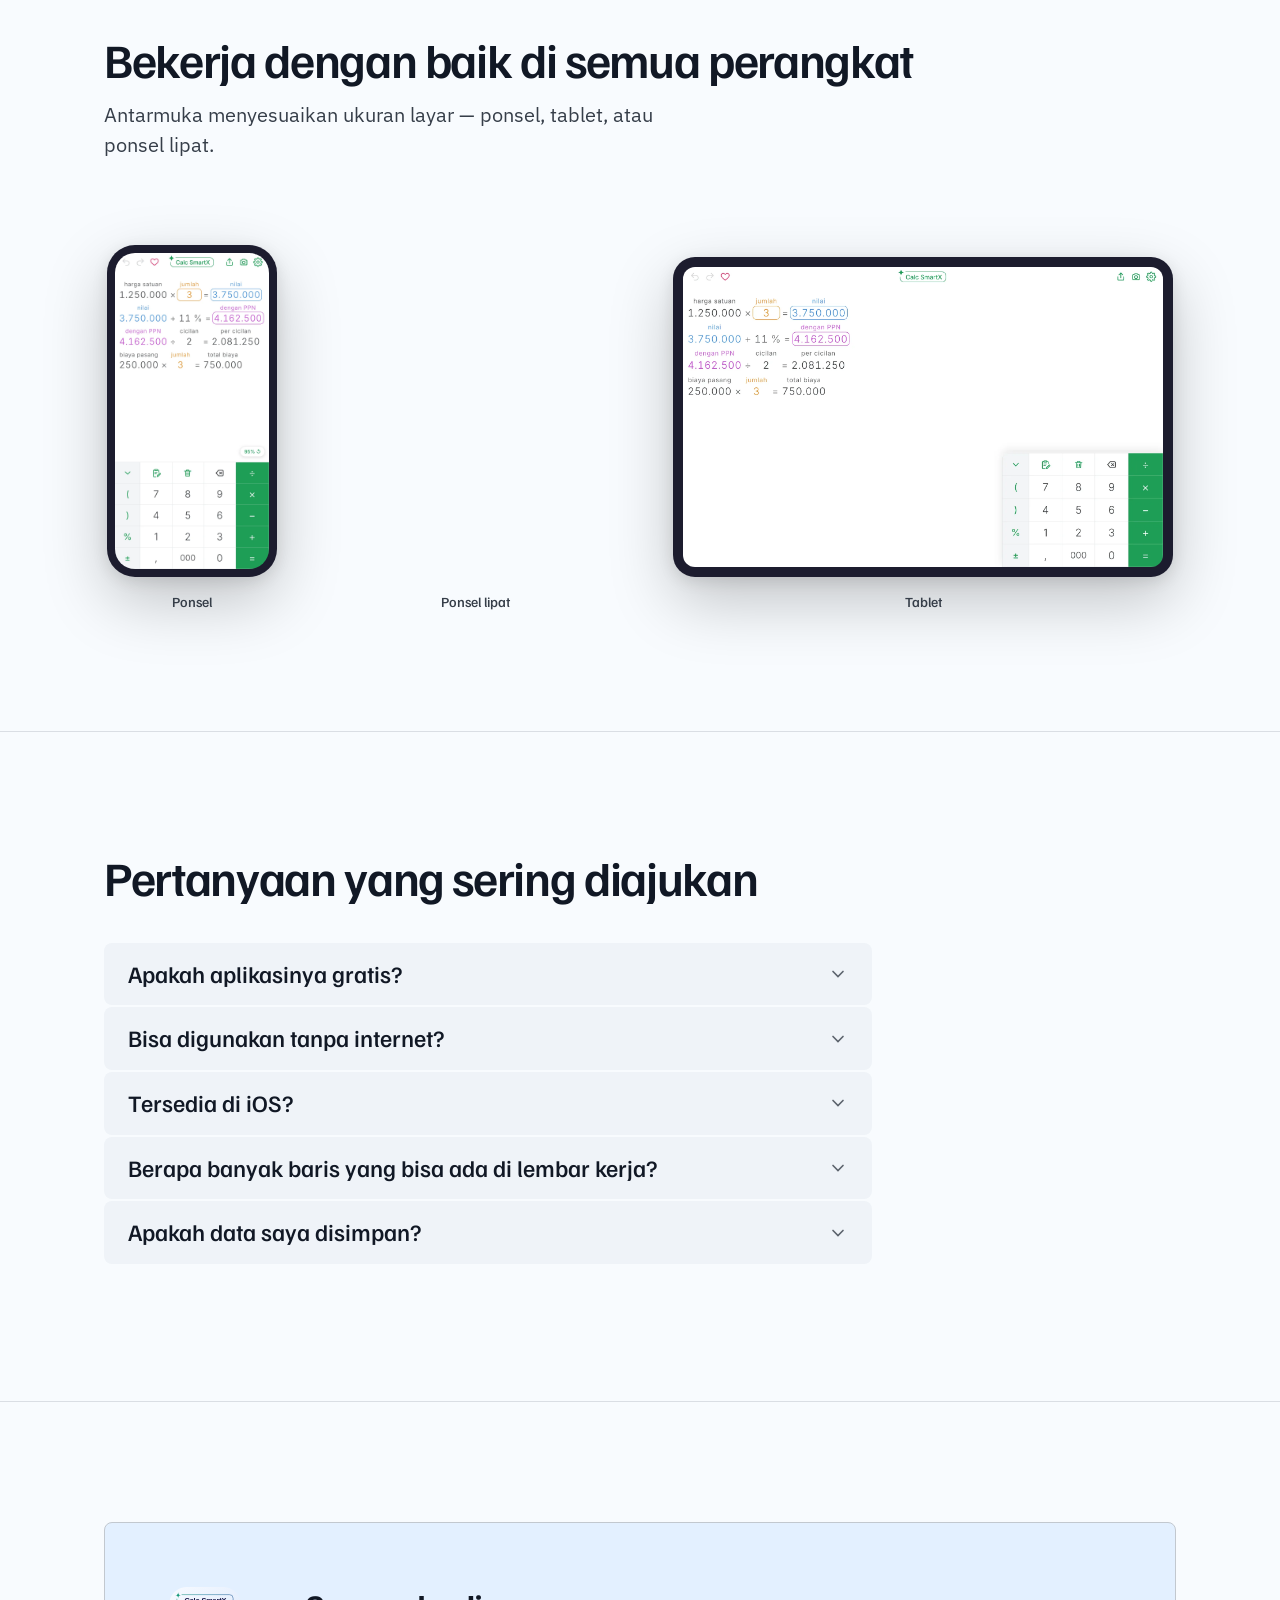
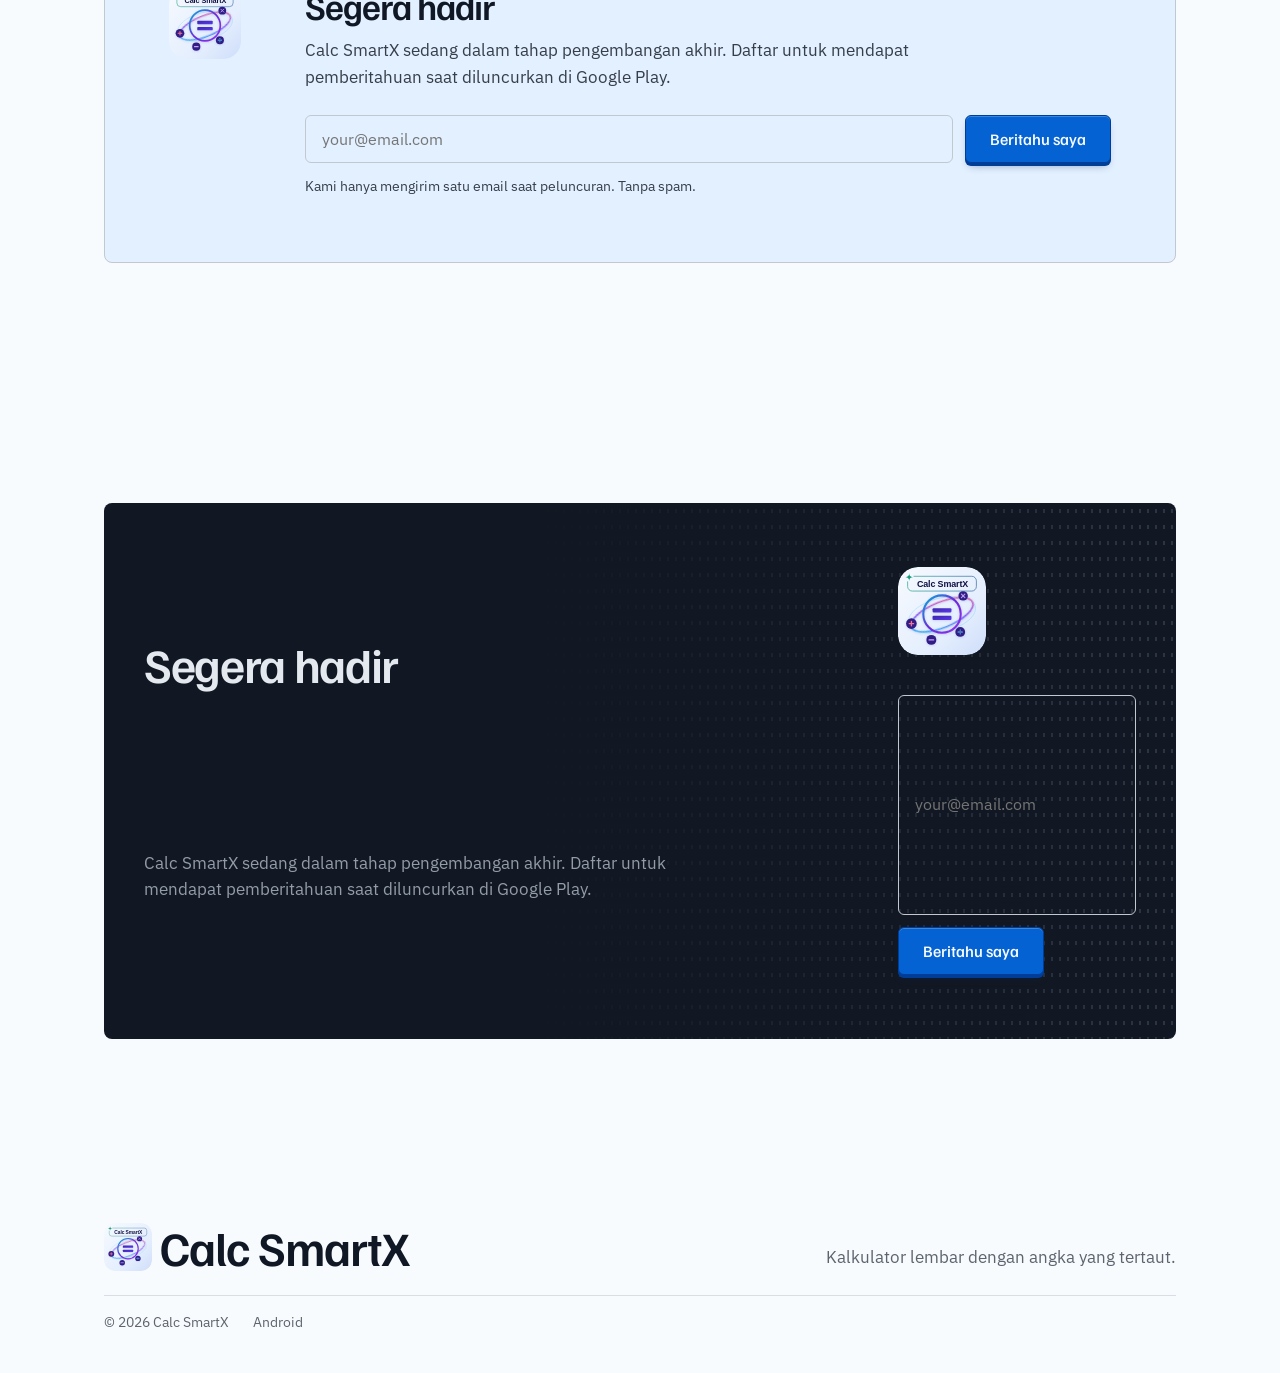
<file: id/index.html>
<!doctype html>
<html lang="id" class="no-js">
<head>
<meta charset="utf-8">
<meta name="viewport" content="width=device-width,initial-scale=1">
<title>Calc SmartX: Kalkulator lembar: ubah satu angka, semua ikut terhitung</title>
<meta name="description" content="Calc SmartX adalah kalkulator berbentuk lembar: ubah satu angka dan semua hasil yang terkait dihitung ulang. Catatan di setiap angka, tangkapan layar rapi, 12 bahasa.">
<link rel="canonical" href="https://nghiemtuan882.github.io/calc-smartx-web/id/">
<link rel="alternate" hreflang="vi" href="https://nghiemtuan882.github.io/calc-smartx-web/">
<link rel="alternate" hreflang="en" href="https://nghiemtuan882.github.io/calc-smartx-web/en/">
<link rel="alternate" hreflang="zh-Hans" href="https://nghiemtuan882.github.io/calc-smartx-web/zh/">
<link rel="alternate" hreflang="ja" href="https://nghiemtuan882.github.io/calc-smartx-web/ja/">
<link rel="alternate" hreflang="ko" href="https://nghiemtuan882.github.io/calc-smartx-web/ko/">
<link rel="alternate" hreflang="es" href="https://nghiemtuan882.github.io/calc-smartx-web/es/">
<link rel="alternate" hreflang="pt" href="https://nghiemtuan882.github.io/calc-smartx-web/pt/">
<link rel="alternate" hreflang="fr" href="https://nghiemtuan882.github.io/calc-smartx-web/fr/">
<link rel="alternate" hreflang="de" href="https://nghiemtuan882.github.io/calc-smartx-web/de/">
<link rel="alternate" hreflang="ru" href="https://nghiemtuan882.github.io/calc-smartx-web/ru/">
<link rel="alternate" hreflang="th" href="https://nghiemtuan882.github.io/calc-smartx-web/th/">
<link rel="alternate" hreflang="id" href="https://nghiemtuan882.github.io/calc-smartx-web/id/">
<link rel="alternate" hreflang="x-default" href="https://nghiemtuan882.github.io/calc-smartx-web/">
<meta property="og:type" content="website">
<meta property="og:title" content="Calc SmartX: Kalkulator lembar: ubah satu angka, semua ikut terhitung">
<meta property="og:description" content="Calc SmartX adalah kalkulator berbentuk lembar: ubah satu angka dan semua hasil yang terkait dihitung ulang. Catatan di setiap angka, tangkapan layar rapi, 12 bahasa.">
<meta property="og:url" content="https://nghiemtuan882.github.io/calc-smartx-web/id/">
<meta property="og:image" content="https://nghiemtuan882.github.io/calc-smartx-web/static/og.png">
<meta property="og:locale" content="id">
<meta name="twitter:card" content="summary_large_image">
<meta name="theme-color" content="#f7f9fc">
<link rel="icon" href="../static/logo.svg" type="image/svg+xml">
<link rel="apple-touch-icon" href="../static/apple-touch-icon.png">
<link rel="preconnect" href="https://fonts.googleapis.com">
<link rel="preconnect" href="https://fonts.gstatic.com" crossorigin>
<link href="https://fonts.googleapis.com/css2?family=Familjen+Grotesk:wght@400;500;600&family=Roboto:wght@300;400;500&family=IBM+Plex+Sans:wght@400;500&family=JetBrains+Mono:wght@400;500&display=swap" rel="stylesheet">
<link rel="stylesheet" href="../static/css/site.css">
<script type="application/ld+json">{"@context":"https://schema.org","@type":"MobileApplication","name":"Calc SmartX","operatingSystem":"Android","applicationCategory":"UtilitiesApplication","softwareVersion":"1.2","inLanguage":"id","description":"Calc SmartX adalah kalkulator berbentuk lembar: ubah satu angka dan semua hasil yang terkait dihitung ulang. Catatan di setiap angka, tangkapan layar rapi, 12 bahasa.","url":"https://nghiemtuan882.github.io/calc-smartx-web/id/","image":"https://nghiemtuan882.github.io/calc-smartx-web/static/logo-512.png"}</script>

</head>
<body>
<div id="splash" aria-hidden="true">
  <div class="splash__ring"><img src="../static/logo.svg" alt="Calc SmartX" width="72" height="72"></div>
  <div class="splash__name">Calc SmartX</div>
  <div class="splash__bar-wrap"><div class="splash__bar"></div></div>
</div>
<a class="skip" href="#main">Langsung ke isi</a>
<header class="nav">
  <div class="container nav__in">
    <a class="brand" href="../id/"><img src="../static/logo.svg" alt="" width="52" height="52">Calc SmartX</a>
    <nav class="nav__links" aria-label="Calc SmartX">
      <a href="#features">Fitur</a>
      <a href="#example">Contoh</a>
      <a href="#languages">Bahasa</a>
    </nav>
    <div class="nav__end">
      <label class="langsel"><span class="langsel__lbl">Bahasa</span><span class="langsel__flag" aria-hidden="true">🇮🇩</span><select id="langsel"><option value="vi" data-href="../">Tiếng Việt</option><option value="en" data-href="../en/">English</option><option value="zh" data-href="../zh/">中文（简体）</option><option value="ja" data-href="../ja/">日本語</option><option value="ko" data-href="../ko/">한국어</option><option value="es" data-href="../es/">Español</option><option value="pt" data-href="../pt/">Português</option><option value="fr" data-href="../fr/">Français</option><option value="de" data-href="../de/">Deutsch</option><option value="ru" data-href="../ru/">Русский</option><option value="th" data-href="../th/">ไทย</option><option value="id" data-href="../id/" selected>Bahasa Indonesia</option></select><svg viewBox="0 0 24 24" fill="none" stroke="currentColor" stroke-width="2" stroke-linecap="round" stroke-linejoin="round" aria-hidden="true"><path d="m6 9 6 6 6-6"/></svg></label>
      <span class="nav__soon">Segera hadir</span>
    </div>
  </div>
</header>

<main id="main">
  <section class="hero" aria-labelledby="h1">
    <canvas class="field" aria-hidden="true"></canvas>
    <div class="container hero__in">
      <div class="hero__text">
        <h1 id="h1">Ubah satu angka, lembarnya ikut</h1>
        <p class="lead">Kalkulator lembar dengan catatan di setiap angka.</p>
        <div class="hero__acts"><span class="hero__soon-badge">Segera hadir</span></div>
      </div>
      <div class="hero__sheet">
        <p class="try" id="try">Coba: ketuk tombol angka untuk mengubah jumlah</p>
        <div class="phone" id="sheet" data-ex="{&quot;price&quot;:1250000,&quot;qty&quot;:3,&quot;vat&quot;:11,&quot;parts&quot;:2,&quot;fee&quot;:250000,&quot;cur&quot;:&quot;Rp&quot;,&quot;sep&quot;:&quot;dot&quot;}" role="group" aria-labelledby="try">
          <div class="ph__top" aria-hidden="true">
            <span class="ph__ic"><svg viewBox="0 0 24 24" fill="none" stroke="currentColor" stroke-width="1.8" stroke-linecap="round" stroke-linejoin="round" aria-hidden="true"><path d="M9 14 4 9l5-5"/><path d="M4 9h10.5a5.5 5.5 0 0 1 0 11H11"/></svg><svg viewBox="0 0 24 24" fill="none" stroke="currentColor" stroke-width="1.8" stroke-linecap="round" stroke-linejoin="round" aria-hidden="true"><path d="m15 14 5-5-5-5"/><path d="M20 9H9.5a5.5 5.5 0 0 0 0 11H13"/></svg><svg viewBox="0 0 24 24" fill="none" stroke="currentColor" stroke-width="1.8" stroke-linecap="round" stroke-linejoin="round" aria-hidden="true" class="heart"><path d="M12 20s-7.5-4.6-9.2-9.4C1.7 7.4 3.8 4 7.2 4c2 0 3.5 1.1 4.8 2.8C13.3 5.1 14.8 4 16.8 4c3.4 0 5.5 3.4 4.4 6.6C19.5 15.4 12 20 12 20z"/></svg></span>
            <span class="ph__brand"><svg class="spark" viewBox="0 0 24 24" aria-hidden="true"><path d="M12 1.5C12.7 7.3 16.7 11.3 22.5 12C16.7 12.7 12.7 16.7 12 22.5C11.3 16.7 7.3 12.7 1.5 12C7.3 11.3 11.3 7.3 12 1.5Z" fill="currentColor"/></svg>Calc SmartX</span>
            <span class="ph__ic"><svg viewBox="0 0 24 24" fill="none" stroke="currentColor" stroke-width="1.8" stroke-linecap="round" stroke-linejoin="round" aria-hidden="true"><path d="M12 3v12"/><path d="m7.5 7.5 4.5-4.5 4.5 4.5"/><path d="M5 12v6.5A1.5 1.5 0 0 0 6.5 20h11a1.5 1.5 0 0 0 1.5-1.5V12"/></svg><svg viewBox="0 0 24 24" fill="none" stroke="currentColor" stroke-width="1.8" stroke-linecap="round" stroke-linejoin="round" aria-hidden="true"><path d="M4 8.5A1.5 1.5 0 0 1 5.5 7h2l1.5-2h6l1.5 2h2A1.5 1.5 0 0 1 20 8.5v9a1.5 1.5 0 0 1-1.5 1.5h-13A1.5 1.5 0 0 1 4 17.5z"/><circle cx="12" cy="13" r="3.5"/></svg><svg viewBox="0 0 24 24" fill="none" stroke="currentColor" stroke-width="1.8" stroke-linecap="round" stroke-linejoin="round" aria-hidden="true"><circle cx="12" cy="12" r="3"/><path d="M19.4 15a1.7 1.7 0 0 0 .3 1.8l.1.1a2 2 0 1 1-2.8 2.8l-.1-.1a1.7 1.7 0 0 0-1.8-.3 1.7 1.7 0 0 0-1 1.5V21a2 2 0 1 1-4 0v-.1a1.7 1.7 0 0 0-1.1-1.5 1.7 1.7 0 0 0-1.8.3l-.1.1a2 2 0 1 1-2.8-2.8l.1-.1a1.7 1.7 0 0 0 .3-1.8 1.7 1.7 0 0 0-1.5-1H3a2 2 0 1 1 0-4h.1a1.7 1.7 0 0 0 1.5-1.1 1.7 1.7 0 0 0-.3-1.8l-.1-.1a2 2 0 1 1 2.8-2.8l.1.1a1.7 1.7 0 0 0 1.8.3H9a1.7 1.7 0 0 0 1-1.5V3a2 2 0 1 1 4 0v.1a1.7 1.7 0 0 0 1 1.5 1.7 1.7 0 0 0 1.8-.3l.1-.1a2 2 0 1 1 2.8 2.8l-.1.1a1.7 1.7 0 0 0-.3 1.8V9a1.7 1.7 0 0 0 1.5 1H21a2 2 0 1 1 0 4h-.1a1.7 1.7 0 0 0-1.5 1z"/></svg></span>
          </div>
          <div class="ph__sheet" aria-live="polite">
            <div class="ln"><span class="t"><small>harga satuan</small><b>1.250.000</b></span><span class="t o"><b>×</b></span><span class="t c3 box"><small>jumlah</small><b data-v="qty">3</b></span><span class="t o"><b>=</b></span><span class="t c1 box"><small>nilai</small><b data-v="amount">3.750.000</b></span></div>
            <div class="ln"><span class="t c1"><small>nilai</small><b data-v="amount">3.750.000</b></span><span class="t o"><b>+</b></span><span class="t"><b>11</b></span><span class="t o"><b>%</b></span><span class="t o"><b>=</b></span><span class="t c2 box"><small>dengan PPN</small><b data-v="vat">4.162.500</b></span></div>
            <div class="ln"><span class="t c2"><small>dengan PPN</small><b data-v="vat">4.162.500</b></span><span class="t o"><b>÷</b></span><span class="t"><small>cicilan</small><b>2</b></span><span class="t o"><b>=</b></span><span class="t"><small>per cicilan</small><b data-v="each">2.081.250</b></span></div>
            <div class="ln"><span class="t"><small>biaya pasang</small><b>250.000</b></span><span class="t o"><b>×</b></span><span class="t c3"><small>jumlah</small><b data-v="qty">3</b></span><span class="t o"><b>=</b></span><span class="t"><small>total biaya</small><b data-v="total">750.000</b></span></div>
          </div>
          <div class="ph__pad"><button type="button" class="k tl" tabindex="-1" aria-hidden="true"><svg viewBox="0 0 24 24" fill="none" stroke="currentColor" stroke-width="1.8" stroke-linecap="round" stroke-linejoin="round" aria-hidden="true"><path d="m6 9 6 6 6-6"/></svg></button><button type="button" class="k tl" tabindex="-1" aria-hidden="true"><svg viewBox="0 0 24 24" fill="none" stroke="currentColor" stroke-width="1.8" stroke-linecap="round" stroke-linejoin="round" aria-hidden="true"><path d="M9 4h6a1 1 0 0 1 1 1v1H8V5a1 1 0 0 1 1-1z"/><path d="M16 5h1.5A1.5 1.5 0 0 1 19 6.5V11M8 5H6.5A1.5 1.5 0 0 0 5 6.5v12A1.5 1.5 0 0 0 6.5 20H11"/><path d="m14 20 .5-2.5 5-5 2 2-5 5z"/></svg></button><button type="button" class="k tl" data-k="clear"><svg viewBox="0 0 24 24" fill="none" stroke="currentColor" stroke-width="1.8" stroke-linecap="round" stroke-linejoin="round" aria-hidden="true"><path d="M4 7h16"/><path d="M10 11v6M14 11v6"/><path d="M5.5 7l1 12a1.5 1.5 0 0 0 1.5 1.4h8a1.5 1.5 0 0 0 1.5-1.4l1-12"/><path d="M9 7V4.5h6V7"/></svg></button><button type="button" class="k tl" data-k="bs"><svg viewBox="0 0 24 24" fill="none" stroke="currentColor" stroke-width="1.8" stroke-linecap="round" stroke-linejoin="round" aria-hidden="true"><path d="M9 5h10.5A1.5 1.5 0 0 1 21 6.5v11a1.5 1.5 0 0 1-1.5 1.5H9l-6-7z"/><path d="m11 9 6 6M17 9l-6 6"/></svg></button><button type="button" class="k op" tabindex="-1" aria-hidden="true">÷</button><button type="button" class="k tl" tabindex="-1" aria-hidden="true">(</button><button type="button" class="k " data-k="7">7</button><button type="button" class="k " data-k="8">8</button><button type="button" class="k " data-k="9">9</button><button type="button" class="k op" tabindex="-1" aria-hidden="true">×</button><button type="button" class="k tl" tabindex="-1" aria-hidden="true">)</button><button type="button" class="k " data-k="4">4</button><button type="button" class="k " data-k="5">5</button><button type="button" class="k " data-k="6">6</button><button type="button" class="k op" tabindex="-1" aria-hidden="true">−</button><button type="button" class="k tl" tabindex="-1" aria-hidden="true">%</button><button type="button" class="k " data-k="1">1</button><button type="button" class="k " data-k="2">2</button><button type="button" class="k " data-k="3">3</button><button type="button" class="k op" tabindex="-1" aria-hidden="true">+</button><button type="button" class="k tl" tabindex="-1" aria-hidden="true">±</button><button type="button" class="k " tabindex="-1" aria-hidden="true">,</button><button type="button" class="k k000" data-k="000">000</button><button type="button" class="k " data-k="0">0</button><button type="button" class="k op" tabindex="-1" aria-hidden="true">=</button></div>
        </div>
      </div>
    </div>
  </section>

  <section class="sec" id="example" aria-labelledby="h-ex">
    <div class="container ex">
      <figure class="ex__shot cut" style="margin:0"><img src="../static/shots/id.webp" width="824" height="1560" loading="lazy" decoding="async" alt="Calc SmartX menampilkan lembar contoh dalam bahasa Indonesia"></figure>
      <div class="ex__body">
        <h2 id="h-ex">Lembar sungguhan, dalam bahasa Indonesia</h2>
        <p>Tangkapan layar Calc SmartX. Harga satuan dalam Rp, ditambah PPN 11 %, dicicil 2 kali. Ubah jumlahnya dan keempat baris ikut berubah.</p>
        <div class="ledger-wrap">
          <table class="ledger">
            <thead><tr><th scope="col">Perhitungan</th><th scope="col">Hasil</th><th scope="col">Catatan</th></tr></thead>
            <tbody><tr><td class="m">1.250.000 × 3</td><td class="m">3.750.000</td><td>harga satuan × jumlah = nilai</td></tr><tr class="hit"><td class="m">3.750.000 + 11 %</td><td class="m">4.162.500</td><td>dengan PPN</td></tr><tr><td class="m">4.162.500 ÷ 2</td><td class="m">2.081.250</td><td>per cicilan (cicilan: 2)</td></tr><tr><td class="m">250.000 × 3</td><td class="m">750.000</td><td>biaya pasang × jumlah = total biaya</td></tr></tbody>
          </table>
        </div>
      </div>
    </div>
  </section>

  <section class="sec" id="features" aria-labelledby="h-feat">
    <div class="container">
      <div class="sec__head">
        <h2 id="h-feat">15 fitur, lihat langsung</h2>
        <p class="lead">Setiap animasi direkam dari aplikasinya sendiri, dalam bahasa halaman ini.</p>
      </div>
      
      <div class="grp">
        <div class="grp__h"><span aria-hidden="true">01</span><h3>Perhitungan tertaut</h3></div>
        <ul class="feats">
          <li class="feat">
            <div class="feat__clip cut"><img src="../static/gif/id-f1.gif" width="546" height="285" loading="lazy" decoding="async" alt="Ubah angka, hasil ikut berubah"></div>
            <h4>Ubah angka, hasil ikut berubah</h4>
            <p>Ketuk angka mana saja untuk mengubahnya. Semua hasil terkait dihitung ulang.</p>
          </li>
          <li class="feat">
            <div class="feat__clip cut"><img src="../static/gif/id-f2.gif" width="546" height="285" loading="lazy" decoding="async" alt="Lanjut dari hasil"></div>
            <h4>Lanjut dari hasil</h4>
            <p>Ketuk hasil lalu + − × ÷. Baris baru tetap tertaut ke hasil itu.</p>
          </li>
          <li class="feat">
            <div class="feat__clip cut"><img src="../static/gif/id-f3.gif" width="546" height="285" loading="lazy" decoding="async" alt="Seret untuk menaut"></div>
            <h4>Seret untuk menaut</h4>
            <p>Tahan dan seret angka: kartu kecil muncul di atas jari. Lepas di atas angka untuk menggantinya, atau di bawah baris terakhir untuk baris baru.</p>
          </li>
          <li class="feat">
            <div class="feat__clip cut"><img src="../static/gif/id-f7.gif" width="546" height="285" loading="lazy" decoding="async" alt="Ketuk angka untuk menaut"></div>
            <h4>Ketuk angka untuk menaut</h4>
            <p>Setelah menekan operator, ketuk angka mana pun di atas, langsung masuk tertaut.</p>
          </li>
          <li class="feat">
            <div class="feat__clip cut"><img src="../static/gif/id-f11.gif" width="546" height="285" loading="lazy" decoding="async" alt="Ketuk tanda untuk menggantinya"></div>
            <h4>Ketuk tanda untuk menggantinya</h4>
            <p>Ketuk + − × ÷ dalam perhitungan lalu pilih tanda lain. Hasilnya langsung dihitung ulang.</p>
          </li>
        </ul>
      </div>
      <div class="grp">
        <div class="grp__h"><span aria-hidden="true">02</span><h3>Ketik dan ubah dengan cepat</h3></div>
        <ul class="feats">
          <li class="feat">
            <div class="feat__clip cut"><img src="../static/gif/id-f12.gif" width="546" height="285" loading="lazy" decoding="async" alt="⌫ pintar"></div>
            <h4>⌫ pintar</h4>
            <p>Ketuk ⌫ untuk menghapus satu per satu, termasuk tanda. Saat jawaban dipilih, ⌫ pindah ke angka terakhir. Tahan ⌫ untuk menghapus seluruh baris.</p>
          </li>
          <li class="feat">
            <div class="feat__clip cut"><img src="../static/gif/id-f13.gif" width="546" height="285" loading="lazy" decoding="async" alt="Tombol 000 untuk nominal cepat"></div>
            <h4>Tombol 000 untuk nominal cepat</h4>
            <p>Ketik 12 lalu ketuk 000 dua kali jadi 12.000.000, tanpa menekan 0 enam kali.</p>
          </li>
          <li class="feat">
            <div class="feat__clip cut"><img src="../static/gif/id-f9.gif" width="546" height="285" loading="lazy" decoding="async" alt="Seret operator untuk memindah"></div>
            <h4>Seret operator untuk memindah</h4>
            <p>Tahan dan seret + − × ÷ atau = untuk memindahkan seluruh perhitungan.</p>
          </li>
        </ul>
      </div>
      <div class="grp">
        <div class="grp__h"><span aria-hidden="true">03</span><h3>Catatan dan tata letak</h3></div>
        <ul class="feats">
          <li class="feat">
            <div class="feat__clip cut"><img src="../static/gif/id-f4.gif" width="546" height="285" loading="lazy" decoding="async" alt="Catatan di setiap angka"></div>
            <h4>Catatan di setiap angka</h4>
            <p>Tekan tombol catatan dan ketik “harga satuan”, “jumlah” tepat di atas angka.</p>
          </li>
          <li class="feat">
            <div class="feat__clip cut"><img src="../static/gif/id-f10.gif" width="546" height="285" loading="lazy" decoding="async" alt="Geser kolom operator untuk zoom"></div>
            <h4>Geser kolom operator untuk zoom</h4>
            <p>Letakkan jari di kolom + − × ÷, geser ke atas untuk memperbesar, ke bawah untuk memperkecil.</p>
          </li>
          <li class="feat">
            <div class="feat__clip cut"><img src="../static/gif/id-f14.gif" width="546" height="285" loading="lazy" decoding="async" alt="Usap papan tombol untuk mengatur jarak"></div>
            <h4>Usap papan tombol untuk mengatur jarak</h4>
            <p>Usap ke samping di baris atas untuk merenggangkan angka. Usap naik-turun di kolom kiri untuk merenggangkan baris.</p>
          </li>
          <li class="feat">
            <div class="feat__clip cut"><img src="../static/gif/id-f6.gif" width="546" height="285" loading="lazy" decoding="async" alt="Sesuai seleramu"></div>
            <h4>Sesuai seleramu</h4>
            <p>Ganti warna, font, ukuran, bahasa, mode gelap, dan papan tombol kidal.</p>
          </li>
        </ul>
      </div>
      <div class="grp">
        <div class="grp__h"><span aria-hidden="true">04</span><h3>Tangkap dan bagikan</h3></div>
        <ul class="feats">
          <li class="feat">
            <div class="feat__clip cut"><img src="../static/gif/id-f5.gif" width="546" height="285" loading="lazy" decoding="async" alt="Tangkapan layar rapi"></div>
            <h4>Tangkapan layar rapi</h4>
            <p>Ambil layar penuh, area yang digambar, atau hanya baris pilihan.</p>
          </li>
          <li class="feat">
            <div class="feat__clip cut"><img src="../static/gif/id-f8.gif" width="546" height="285" loading="lazy" decoding="async" alt="Ambil hanya baris yang perlu"></div>
            <h4>Ambil hanya baris yang perlu</h4>
            <p>Pilih baris meski berjauhan; gambar akan menyusunnya berdampingan.</p>
          </li>
          <li class="feat">
            <div class="feat__clip cut"><img src="../static/gif/id-f15.gif" width="546" height="285" loading="lazy" decoding="async" alt="Kirim gambar langsung ke aplikasi chat"></div>
            <h4>Kirim gambar langsung ke aplikasi chat</h4>
            <p>Setelah memotret, simpan gambar atau kirim langsung lewat Zalo, WhatsApp, Viber, Telegram, atau Messenger.</p>
          </li>
        </ul>
      </div>
    </div>
  </section>

  <section class="sec" id="languages" aria-labelledby="h-lang">
    <div class="container">
      <div class="sec__head">
        <h2 id="h-lang">12 bahasa, angka ditulis sesuai kebiasaan setempat</h2>
        <p class="lead">Pemisah ribuan dan desimal mengikuti bahasa. Ingin gaya lain? Pilih di Pengaturan.</p>
      </div>
      <ul class="langs"><li><a href="../" hreflang="vi" lang="vi" data-lang="vi"><span class="flag" aria-hidden="true">🇻🇳</span><strong>Tiếng Việt</strong></a></li><li><a href="../en/" hreflang="en" lang="en" data-lang="en"><span class="flag" aria-hidden="true">🇺🇸</span><strong>English</strong></a></li><li><a href="../zh/" hreflang="zh-Hans" lang="zh-Hans" data-lang="zh"><span class="flag" aria-hidden="true">🇨🇳</span><strong>中文（简体）</strong></a></li><li><a href="../ja/" hreflang="ja" lang="ja" data-lang="ja"><span class="flag" aria-hidden="true">🇯🇵</span><strong>日本語</strong></a></li><li><a href="../ko/" hreflang="ko" lang="ko" data-lang="ko"><span class="flag" aria-hidden="true">🇰🇷</span><strong>한국어</strong></a></li><li><a href="../es/" hreflang="es" lang="es" data-lang="es"><span class="flag" aria-hidden="true">🇪🇸</span><strong>Español</strong></a></li><li><a href="../pt/" hreflang="pt" lang="pt" data-lang="pt"><span class="flag" aria-hidden="true">🇧🇷</span><strong>Português</strong></a></li><li><a href="../fr/" hreflang="fr" lang="fr" data-lang="fr"><span class="flag" aria-hidden="true">🇫🇷</span><strong>Français</strong></a></li><li><a href="../de/" hreflang="de" lang="de" data-lang="de"><span class="flag" aria-hidden="true">🇩🇪</span><strong>Deutsch</strong></a></li><li><a href="../ru/" hreflang="ru" lang="ru" data-lang="ru"><span class="flag" aria-hidden="true">🇷🇺</span><strong>Русский</strong></a></li><li><a href="../th/" hreflang="th" lang="th" data-lang="th"><span class="flag" aria-hidden="true">🇹🇭</span><strong>ไทย</strong></a></li><li><a href="../id/" hreflang="id" lang="id" data-lang="id" aria-current="page"><span class="flag" aria-hidden="true">🇮🇩</span><strong>Bahasa Indonesia</strong></a></li></ul>
    </div>
  </section>

  <section class="sec theme-sec" id="themes" aria-labelledby="h-themes">
    <div class="container">
      <div class="theme-layout">
        <div class="theme-text">
          <h2 id="h-themes">Mode terang dan gelap</h2>
          <p class="lead">Beralih antara tema terang dan gelap langsung di dalam aplikasi. Nyaman di mata di mana saja.</p>
          <div class="theme-toggle" role="group">
            <button class="theme-btn theme-btn--light is-active" data-theme="light">
              <svg viewBox="0 0 24 24" fill="none" stroke="currentColor" stroke-width="1.8" stroke-linecap="round" aria-hidden="true"><circle cx="12" cy="12" r="4"/><path d="M12 2v2M12 20v2M4.93 4.93l1.41 1.41M17.66 17.66l1.41 1.41M2 12h2M20 12h2M6.34 17.66l-1.41 1.41M19.07 4.93l-1.41 1.41"/></svg>
              Terang
            </button>
            <button class="theme-btn theme-btn--dark" data-theme="dark">
              <svg viewBox="0 0 24 24" fill="none" stroke="currentColor" stroke-width="1.8" stroke-linecap="round" aria-hidden="true"><path d="M21 12.79A9 9 0 1 1 11.21 3 7 7 0 0 0 21 12.79z"/></svg>
              Gelap
            </button>
          </div>
        </div>
        <div class="theme-preview">
          <div class="theme-mockup" id="theme-mockup" data-active="light">
            <img class="tm-light" src="../static/shots/ui/id-light.webp" width="780" height="1600" loading="lazy" decoding="async" alt="Terang – Calc SmartX">
            <img class="tm-dark" src="../static/shots/ui/id-dark.webp" width="780" height="1600" loading="lazy" decoding="async" alt="Gelap – Calc SmartX">
          </div>
        </div>
      </div>
    </div>
  </section>

  <section class="sec device-sec" id="devices" aria-labelledby="h-devices">
    <div class="container">
      <div class="sec__head">
        <h2 id="h-devices">Bekerja dengan baik di semua perangkat</h2>
        <p class="lead">Antarmuka menyesuaikan ukuran layar — ponsel, tablet, atau ponsel lipat.</p>
      </div>
      <div class="devices">
        <figure class="dev dev-phone">
          <div class="dev-shell"><img class="dev-img" src="../static/shots/ui/id-light.webp" width="780" height="1600" loading="lazy" decoding="async" alt="Ponsel – Calc SmartX"></div>
          <figcaption>Ponsel</figcaption>
        </figure>
        <figure class="dev dev-fold">
          <button type="button" class="fold is-closed" id="fold" aria-label="Ponsel lipat">
            <span class="fold__half fold__right"><img src="../static/shots/ui/id-fold-open.webp" width="1500" height="1664" loading="lazy" decoding="async" alt="Ponsel lipat – Calc SmartX"></span>
            <span class="fold__flap">
              <span class="fold__face fold__front"><img src="../static/shots/ui/id-fold-open.webp" width="1500" height="1664" loading="lazy" decoding="async" alt=""></span>
              <span class="fold__face fold__back"><img src="../static/shots/ui/id-fold-cover.webp" width="824" height="1920" loading="lazy" decoding="async" alt=""></span>
            </span>
          </button>
          <figcaption>Ponsel lipat</figcaption>
        </figure>
        <figure class="dev dev-tablet">
          <div class="dev-shell"><img class="dev-img" src="../static/shots/ui/id-tablet.webp" width="1707" height="1068" loading="lazy" decoding="async" alt="Tablet – Calc SmartX"></div>
          <figcaption>Tablet</figcaption>
        </figure>
      </div>
    </div>
  </section>

  <section class="sec faq-sec" id="faq" aria-labelledby="h-faq">
    <div class="container">
      <div class="sec__head">
        <h2 id="h-faq">Pertanyaan yang sering diajukan</h2>
      </div>
      <dl class="faq">
        <div class="faq__item">
          <dt><button class="faq__q" aria-expanded="false">Apakah aplikasinya gratis?<svg viewBox="0 0 24 24" fill="none" stroke="currentColor" stroke-width="2" stroke-linecap="round" aria-hidden="true"><path d="m6 9 6 6 6-6"/></svg></button></dt>
          <dd class="faq__a" hidden>Calc SmartX sepenuhnya gratis — tanpa iklan dan tanpa pembelian dalam aplikasi.</dd>
        </div>
        <div class="faq__item">
          <dt><button class="faq__q" aria-expanded="false">Bisa digunakan tanpa internet?<svg viewBox="0 0 24 24" fill="none" stroke="currentColor" stroke-width="2" stroke-linecap="round" aria-hidden="true"><path d="m6 9 6 6 6-6"/></svg></button></dt>
          <dd class="faq__a" hidden>Ya. Semua perhitungan dilakukan di perangkat Anda, tanpa koneksi internet.</dd>
        </div>
        <div class="faq__item">
          <dt><button class="faq__q" aria-expanded="false">Tersedia di iOS?<svg viewBox="0 0 24 24" fill="none" stroke="currentColor" stroke-width="2" stroke-linecap="round" aria-hidden="true"><path d="m6 9 6 6 6-6"/></svg></button></dt>
          <dd class="faq__a" hidden>Saat ini Calc SmartX tersedia untuk Android. Versi iOS sedang dalam rencana pengembangan.</dd>
        </div>
        <div class="faq__item">
          <dt><button class="faq__q" aria-expanded="false">Berapa banyak baris yang bisa ada di lembar kerja?<svg viewBox="0 0 24 24" fill="none" stroke="currentColor" stroke-width="2" stroke-linecap="round" aria-hidden="true"><path d="m6 9 6 6 6-6"/></svg></button></dt>
          <dd class="faq__a" hidden>Tidak ada batas baris. Lembar kerja bisa sepanjang yang Anda butuhkan.</dd>
        </div>
        <div class="faq__item">
          <dt><button class="faq__q" aria-expanded="false">Apakah data saya disimpan?<svg viewBox="0 0 24 24" fill="none" stroke="currentColor" stroke-width="2" stroke-linecap="round" aria-hidden="true"><path d="m6 9 6 6 6-6"/></svg></button></dt>
          <dd class="faq__a" hidden>Data disimpan secara lokal di perangkat Anda dan tidak pernah dikirim ke server mana pun.</dd>
        </div>
      </dl>
    </div>
  </section>

  <section class="soon-sec" id="soon" aria-labelledby="h-soon">
    <div class="container">
      <div class="soon__panel">
        <div class="soon__icon"><img src="../static/logo.svg" alt="" width="72" height="72"></div>
        <div class="soon__body">
          <h2 id="h-soon">Segera hadir</h2>
          <p>Calc SmartX sedang dalam tahap pengembangan akhir. Daftar untuk mendapat pemberitahuan saat diluncurkan di Google Play.</p>
          <form class="soon__form" action="https://formspree.io/f/xvgrzojn" method="POST" novalidate>
            <input type="email" name="email" required placeholder="your@email.com" autocomplete="email">
            <button type="submit" class="key key--primary">Beritahu saya</button>
          </form>
          <p class="soon__note">Kami hanya mengirim satu email saat peluncuran. Tanpa spam.</p>
        </div>
      </div>
    </div>
  </section>

  <section class="dl" aria-labelledby="h-dl">
    <div class="container">
      <div class="dl__panel">
        <div class="gfield" aria-hidden="true"></div>
        <h2 id="h-dl">Segera hadir</h2>
        <p>Calc SmartX sedang dalam tahap pengembangan akhir. Daftar untuk mendapat pemberitahuan saat diluncurkan di Google Play.</p>
        <div class="dl__act"><img src="../static/logo.svg" alt="" width="88" height="88">
          <form class="soon__form soon__form--inline" action="https://formspree.io/f/xvgrzojn" method="POST" novalidate>
            <input type="email" name="email" required placeholder="your@email.com" autocomplete="email">
            <button type="submit" class="key key--primary">Beritahu saya</button>
          </form>
        </div>
      </div>
    </div>
  </section>
</main>

<footer class="foot">
  <div class="container">
    <div class="foot__mast">
      <a class="brand" href="../id/"><img src="../static/logo.svg" alt="" width="48" height="48">Calc SmartX</a>
      <p>Kalkulator lembar dengan angka yang tertaut.</p>
    </div>
    <div class="foot__row">
      <span>© 2026 Calc SmartX</span>
      <span>Android</span>
    </div>
  </div>
</footer>
<script src="../static/js/site.js" defer></script>
</body>
</html>
</file>
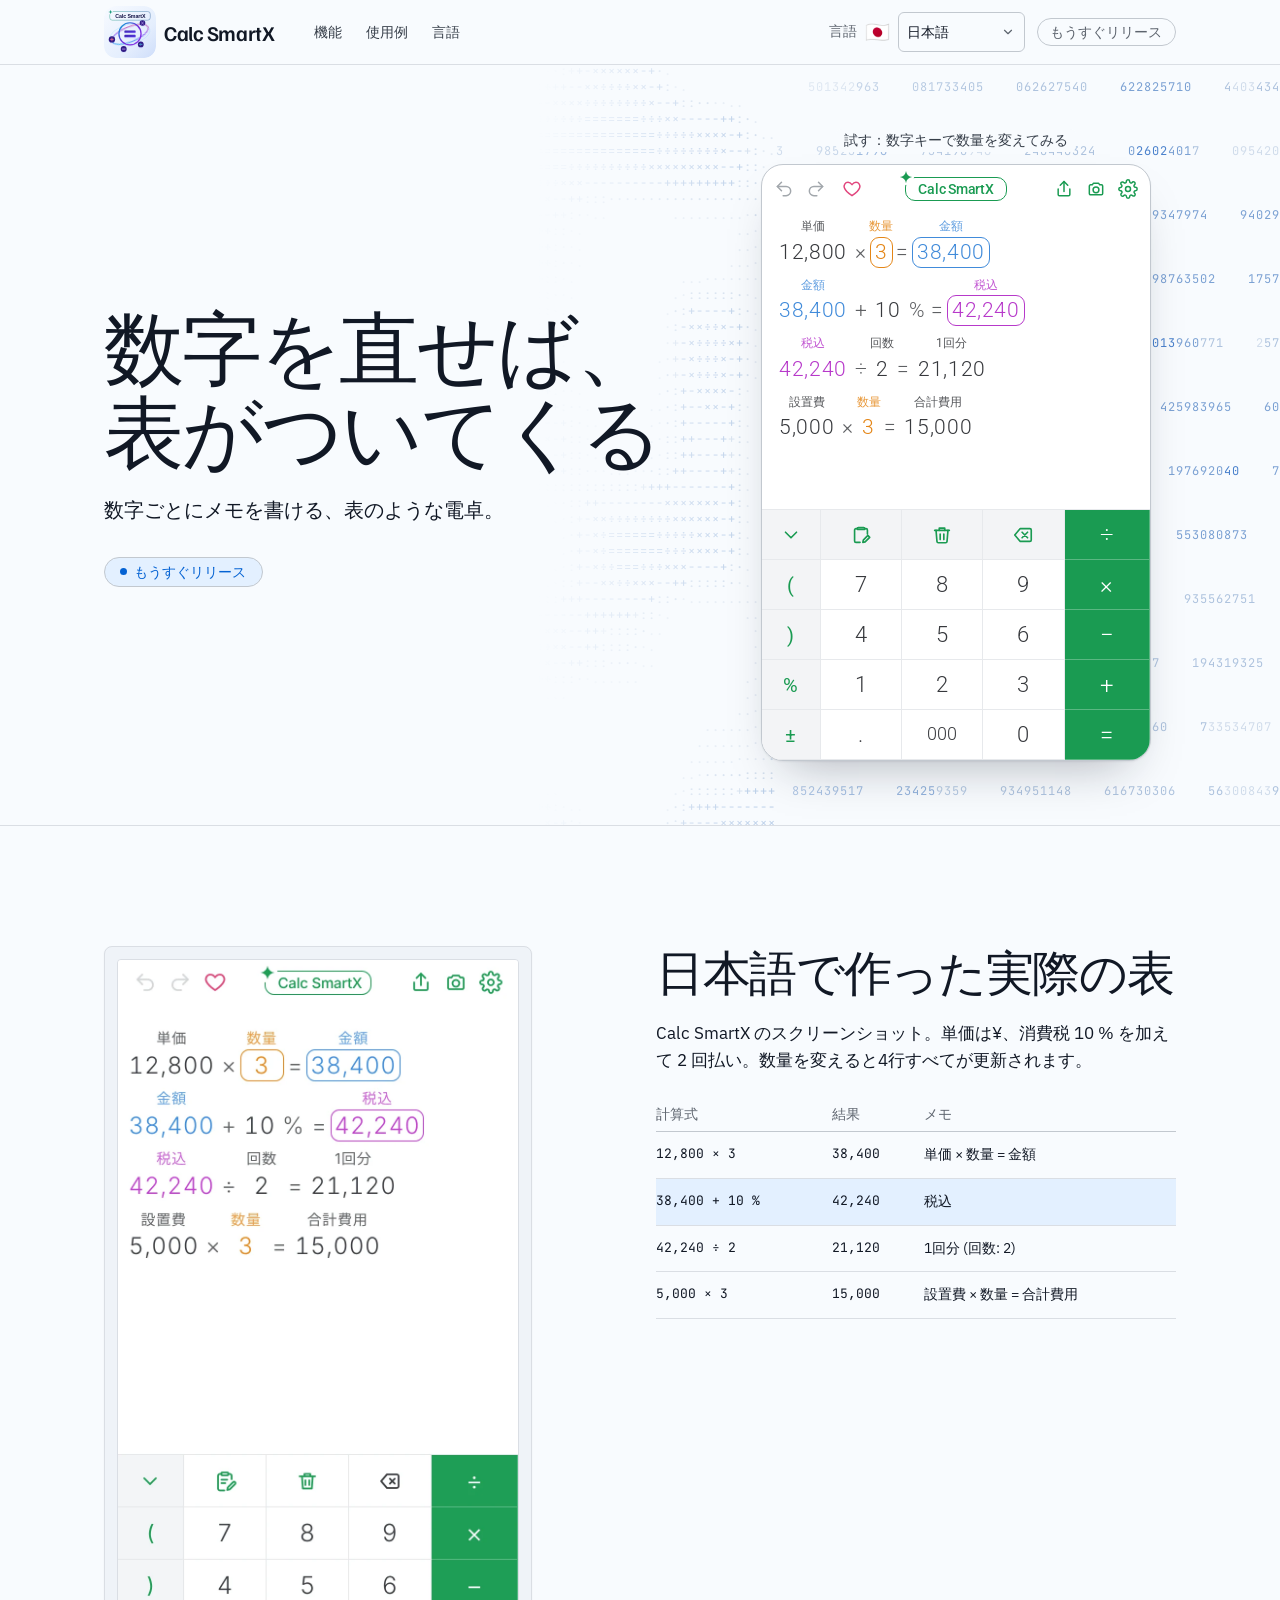
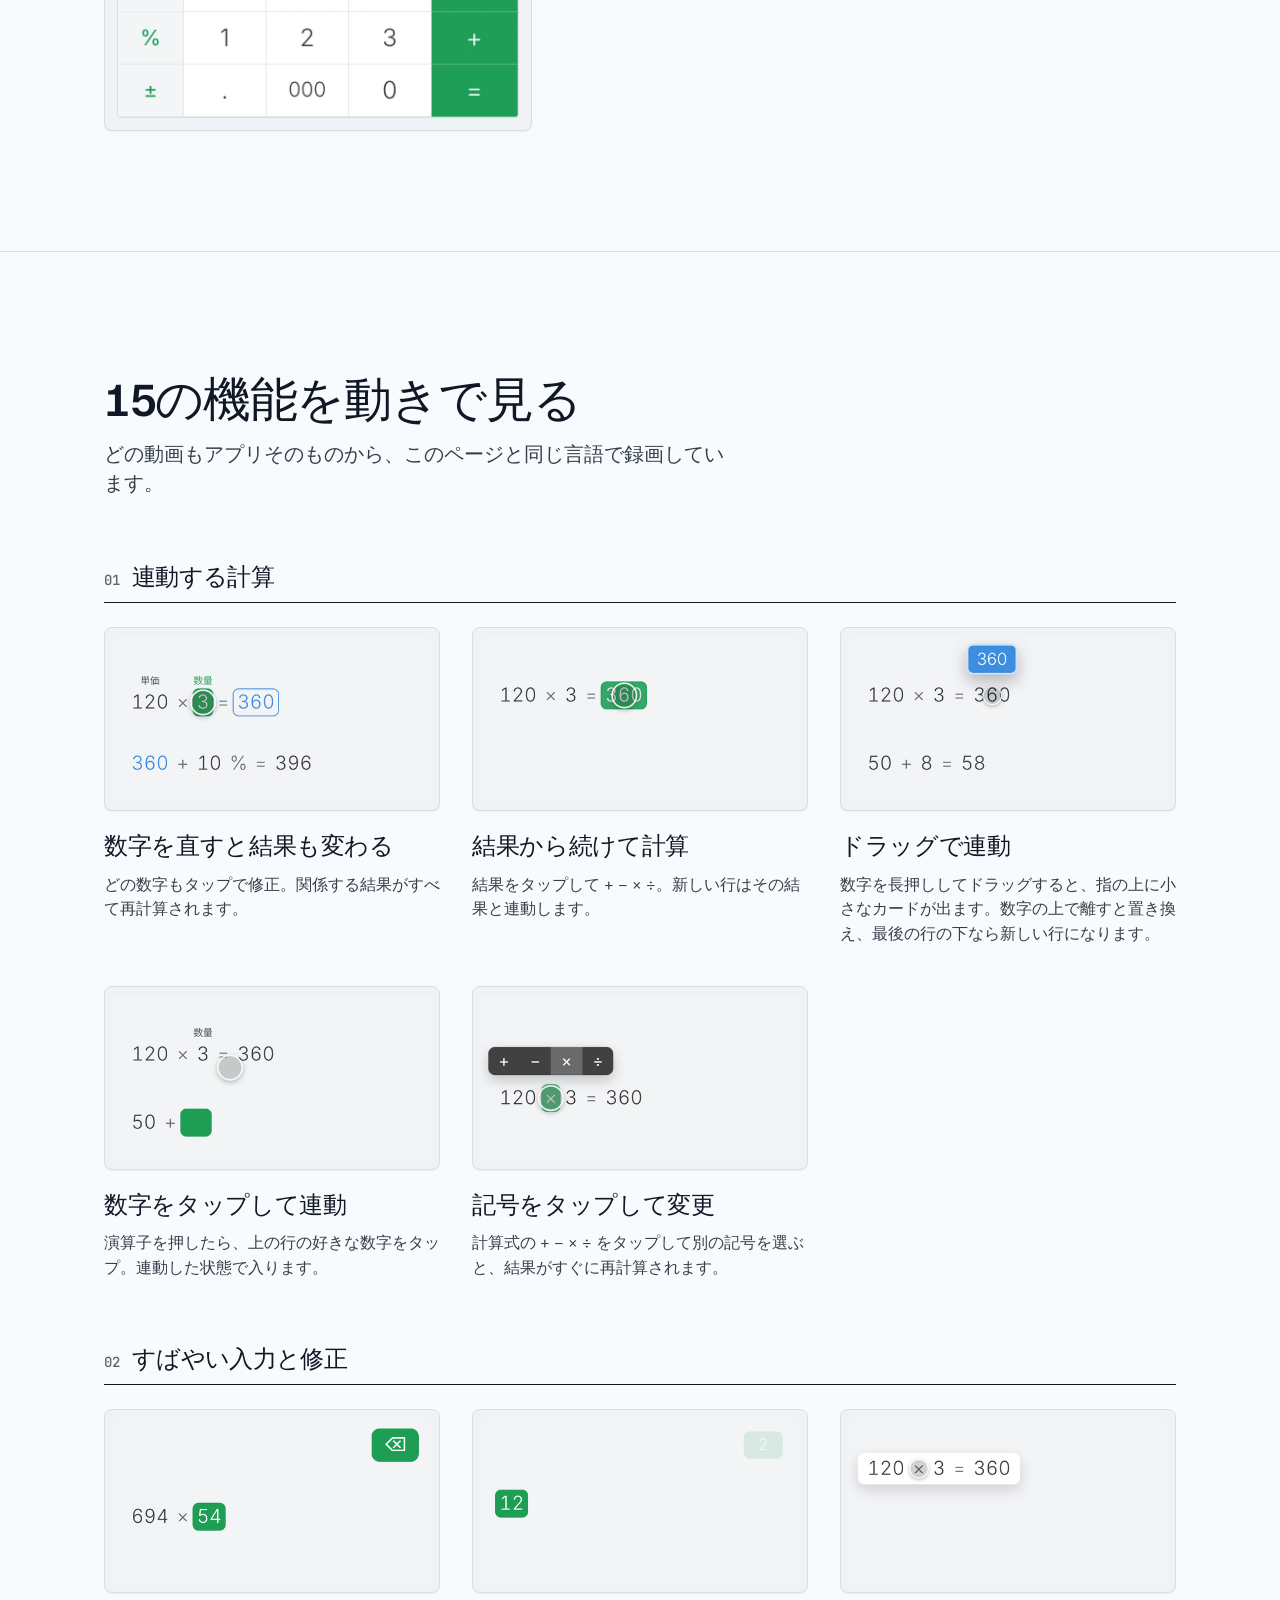
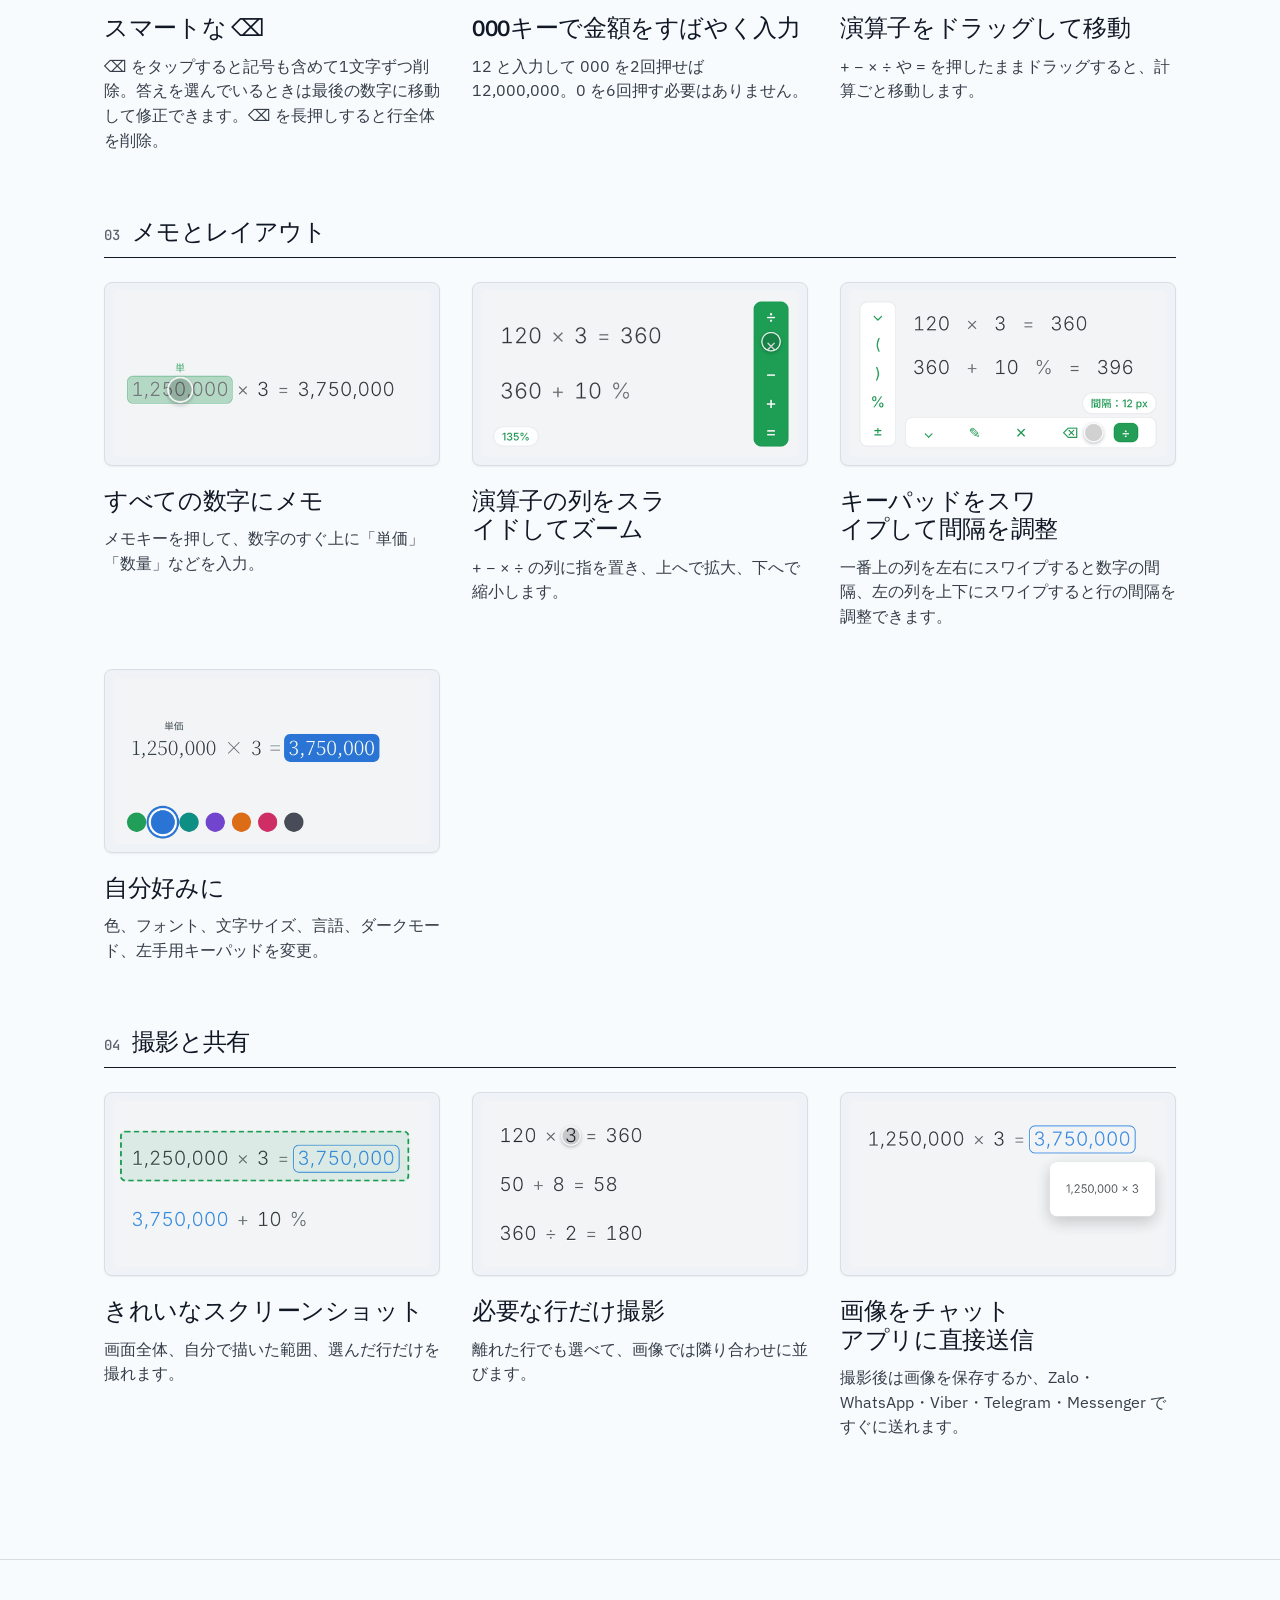
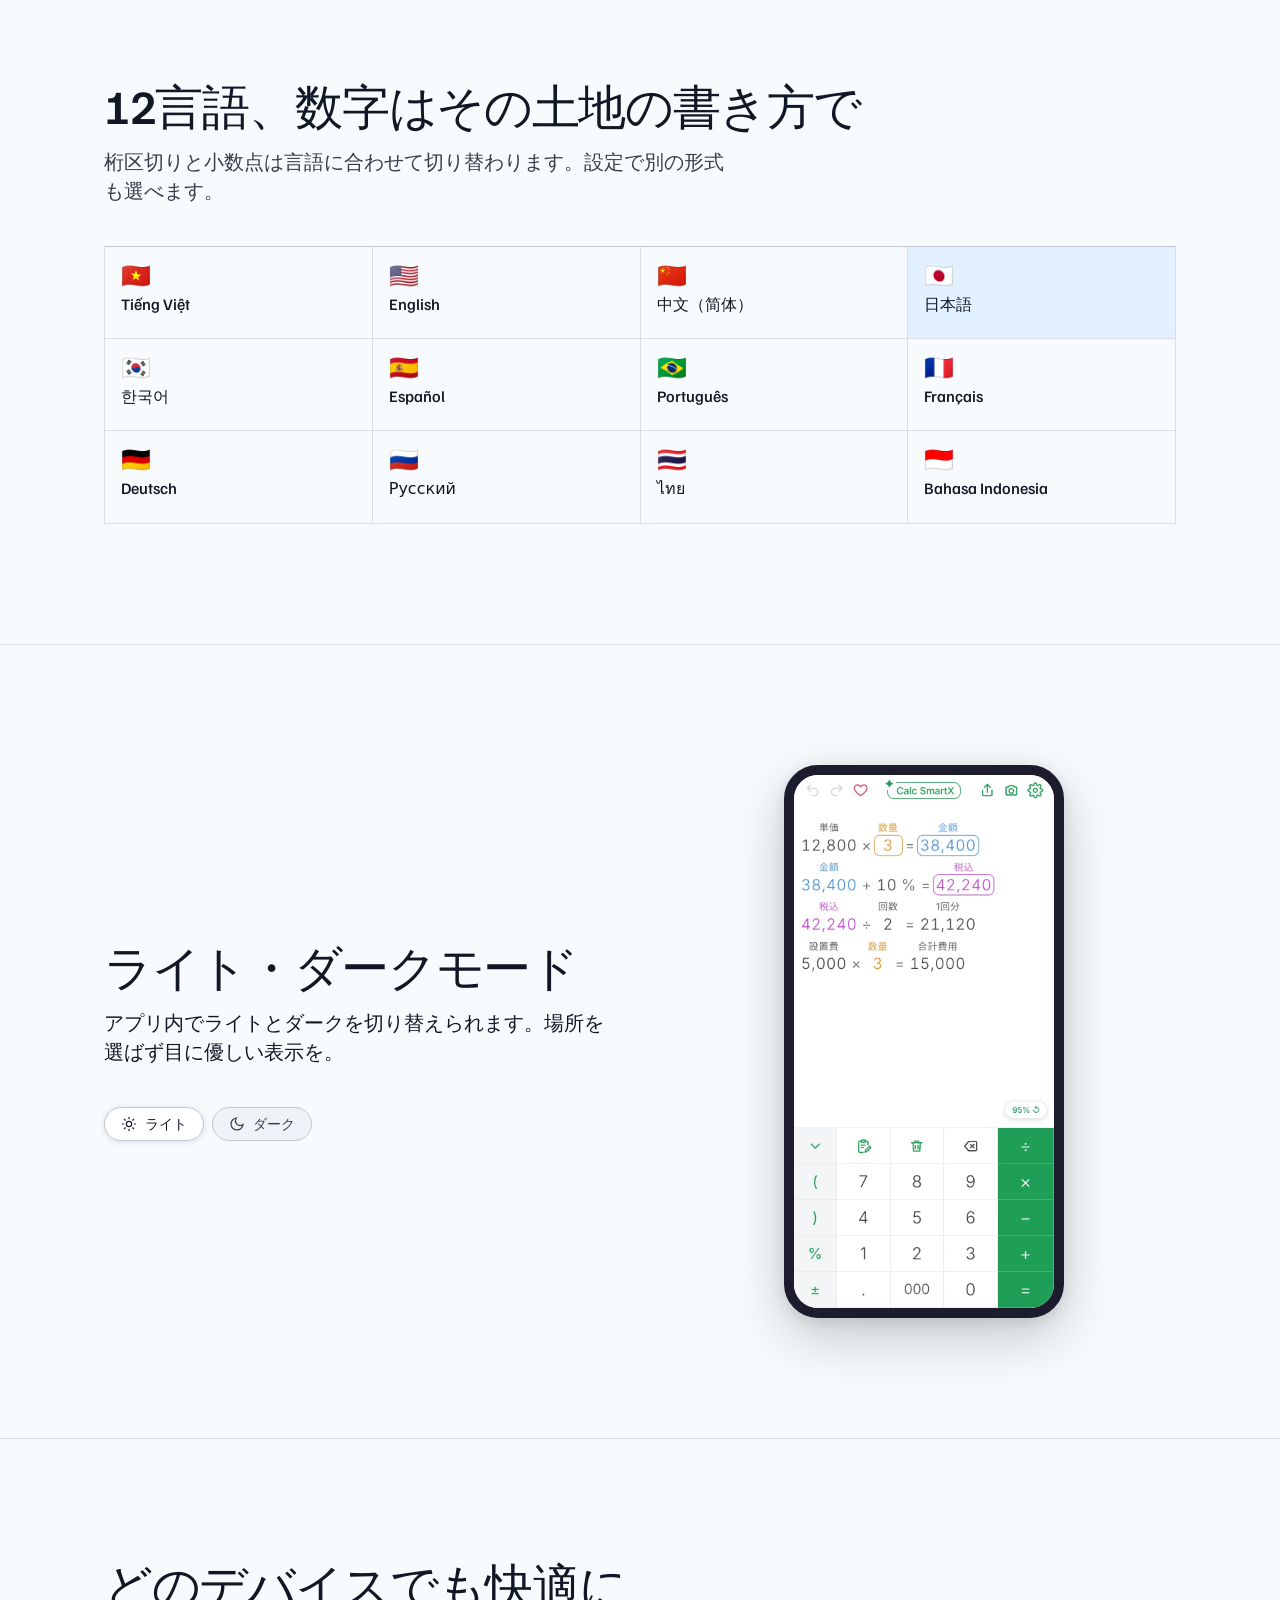
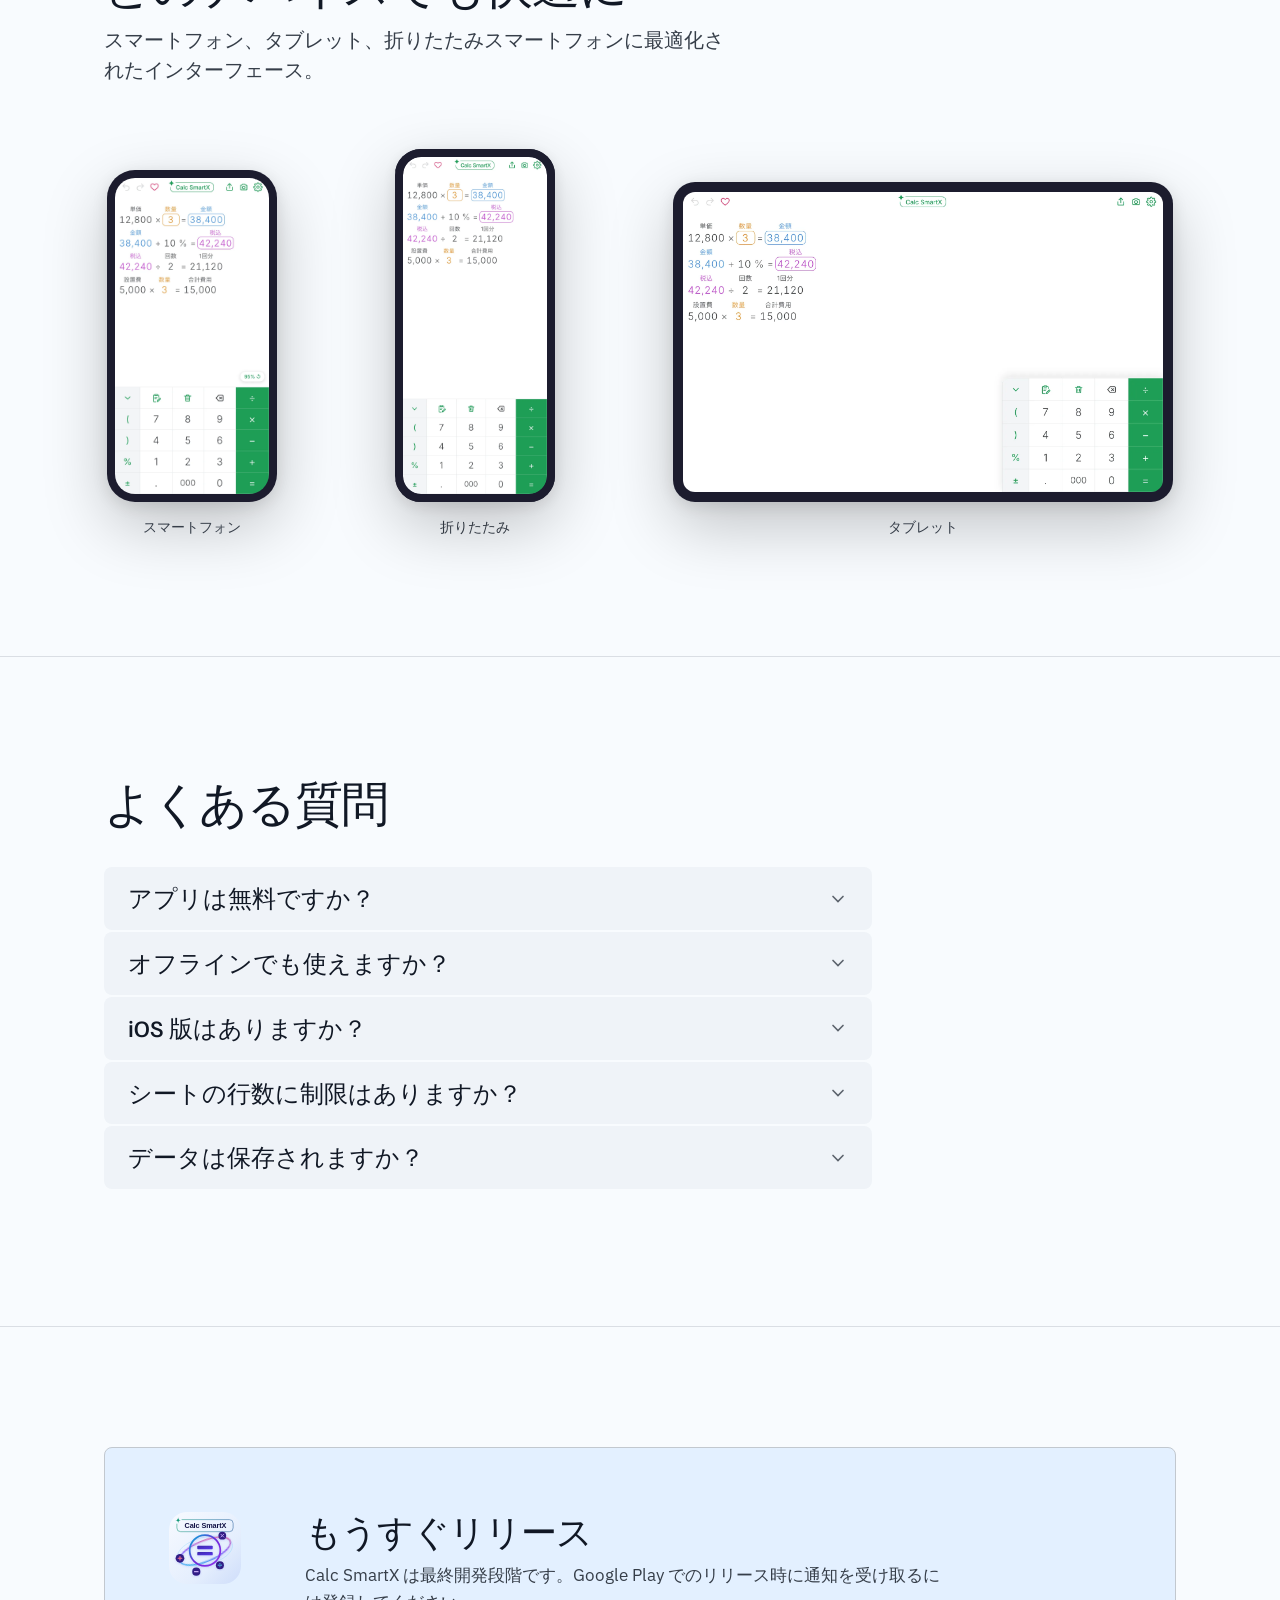
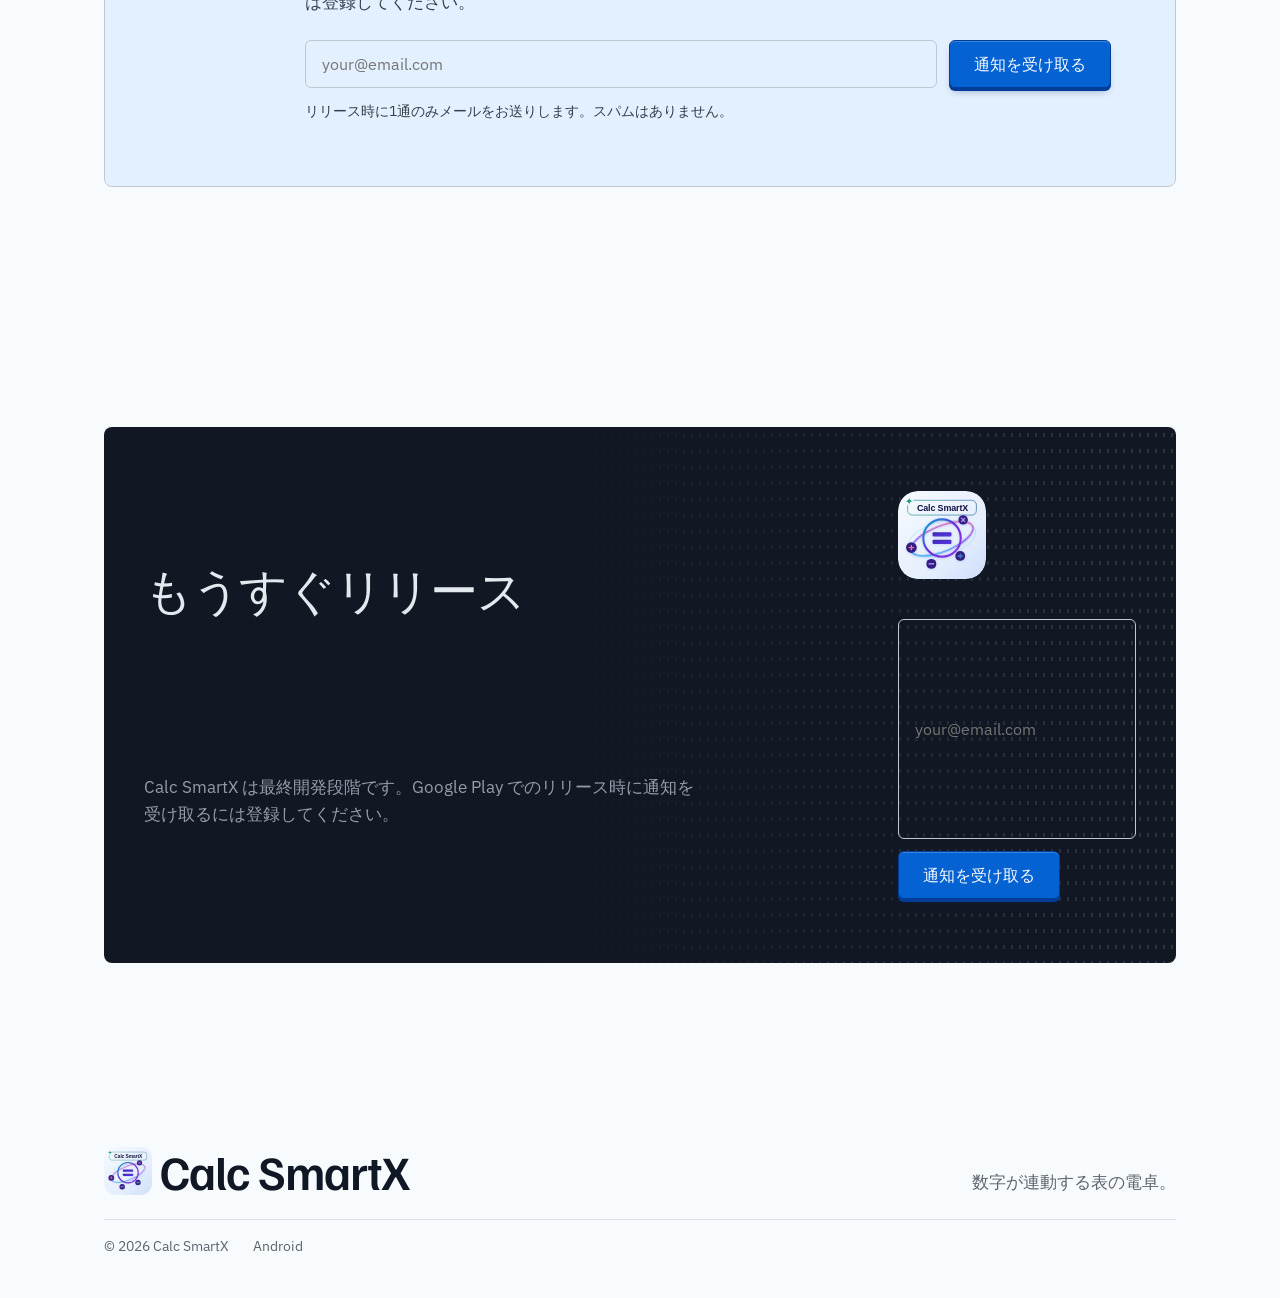
<file: ja/index.html>
<!doctype html>
<html lang="ja" class="no-js">
<head>
<meta charset="utf-8">
<meta name="viewport" content="width=device-width,initial-scale=1">
<title>Calc SmartX: 数字を直すと表全体が再計算される電卓</title>
<meta name="description" content="Calc SmartX は表のように使える電卓です。数字をひとつ直すと、関係する結果がすべて再計算されます。数字ごとのメモ、きれいなスクリーンショット、12言語対応。">
<link rel="canonical" href="https://nghiemtuan882.github.io/calc-smartx-web/ja/">
<link rel="alternate" hreflang="vi" href="https://nghiemtuan882.github.io/calc-smartx-web/">
<link rel="alternate" hreflang="en" href="https://nghiemtuan882.github.io/calc-smartx-web/en/">
<link rel="alternate" hreflang="zh-Hans" href="https://nghiemtuan882.github.io/calc-smartx-web/zh/">
<link rel="alternate" hreflang="ja" href="https://nghiemtuan882.github.io/calc-smartx-web/ja/">
<link rel="alternate" hreflang="ko" href="https://nghiemtuan882.github.io/calc-smartx-web/ko/">
<link rel="alternate" hreflang="es" href="https://nghiemtuan882.github.io/calc-smartx-web/es/">
<link rel="alternate" hreflang="pt" href="https://nghiemtuan882.github.io/calc-smartx-web/pt/">
<link rel="alternate" hreflang="fr" href="https://nghiemtuan882.github.io/calc-smartx-web/fr/">
<link rel="alternate" hreflang="de" href="https://nghiemtuan882.github.io/calc-smartx-web/de/">
<link rel="alternate" hreflang="ru" href="https://nghiemtuan882.github.io/calc-smartx-web/ru/">
<link rel="alternate" hreflang="th" href="https://nghiemtuan882.github.io/calc-smartx-web/th/">
<link rel="alternate" hreflang="id" href="https://nghiemtuan882.github.io/calc-smartx-web/id/">
<link rel="alternate" hreflang="x-default" href="https://nghiemtuan882.github.io/calc-smartx-web/">
<meta property="og:type" content="website">
<meta property="og:title" content="Calc SmartX: 数字を直すと表全体が再計算される電卓">
<meta property="og:description" content="Calc SmartX は表のように使える電卓です。数字をひとつ直すと、関係する結果がすべて再計算されます。数字ごとのメモ、きれいなスクリーンショット、12言語対応。">
<meta property="og:url" content="https://nghiemtuan882.github.io/calc-smartx-web/ja/">
<meta property="og:image" content="https://nghiemtuan882.github.io/calc-smartx-web/static/og.png">
<meta property="og:locale" content="ja">
<meta name="twitter:card" content="summary_large_image">
<meta name="theme-color" content="#f7f9fc">
<link rel="icon" href="../static/logo.svg" type="image/svg+xml">
<link rel="apple-touch-icon" href="../static/apple-touch-icon.png">
<link rel="preconnect" href="https://fonts.googleapis.com">
<link rel="preconnect" href="https://fonts.gstatic.com" crossorigin>
<link href="https://fonts.googleapis.com/css2?family=Familjen+Grotesk:wght@400;500;600&family=Roboto:wght@300;400;500&family=IBM+Plex+Sans:wght@400;500&family=JetBrains+Mono:wght@400;500&display=swap" rel="stylesheet">
<link rel="stylesheet" href="../static/css/site.css">
<script type="application/ld+json">{"@context":"https://schema.org","@type":"MobileApplication","name":"Calc SmartX","operatingSystem":"Android","applicationCategory":"UtilitiesApplication","softwareVersion":"1.2","inLanguage":"ja","description":"Calc SmartX は表のように使える電卓です。数字をひとつ直すと、関係する結果がすべて再計算されます。数字ごとのメモ、きれいなスクリーンショット、12言語対応。","url":"https://nghiemtuan882.github.io/calc-smartx-web/ja/","image":"https://nghiemtuan882.github.io/calc-smartx-web/static/logo-512.png"}</script>

</head>
<body>
<div id="splash" aria-hidden="true">
  <div class="splash__ring"><img src="../static/logo.svg" alt="Calc SmartX" width="72" height="72"></div>
  <div class="splash__name">Calc SmartX</div>
  <div class="splash__bar-wrap"><div class="splash__bar"></div></div>
</div>
<a class="skip" href="#main">本文へスキップ</a>
<header class="nav">
  <div class="container nav__in">
    <a class="brand" href="../ja/"><img src="../static/logo.svg" alt="" width="52" height="52">Calc SmartX</a>
    <nav class="nav__links" aria-label="Calc SmartX">
      <a href="#features">機能</a>
      <a href="#example">使用例</a>
      <a href="#languages">言語</a>
    </nav>
    <div class="nav__end">
      <label class="langsel"><span class="langsel__lbl">言語</span><span class="langsel__flag" aria-hidden="true">🇯🇵</span><select id="langsel"><option value="vi" data-href="../">Tiếng Việt</option><option value="en" data-href="../en/">English</option><option value="zh" data-href="../zh/">中文（简体）</option><option value="ja" data-href="../ja/" selected>日本語</option><option value="ko" data-href="../ko/">한국어</option><option value="es" data-href="../es/">Español</option><option value="pt" data-href="../pt/">Português</option><option value="fr" data-href="../fr/">Français</option><option value="de" data-href="../de/">Deutsch</option><option value="ru" data-href="../ru/">Русский</option><option value="th" data-href="../th/">ไทย</option><option value="id" data-href="../id/">Bahasa Indonesia</option></select><svg viewBox="0 0 24 24" fill="none" stroke="currentColor" stroke-width="2" stroke-linecap="round" stroke-linejoin="round" aria-hidden="true"><path d="m6 9 6 6 6-6"/></svg></label>
      <span class="nav__soon">もうすぐリリース</span>
    </div>
  </div>
</header>

<main id="main">
  <section class="hero" aria-labelledby="h1">
    <canvas class="field" aria-hidden="true"></canvas>
    <div class="container hero__in">
      <div class="hero__text">
        <h1 id="h1">数字を直せば、表がついてくる</h1>
        <p class="lead">数字ごとにメモを書ける、表のような電卓。</p>
        <div class="hero__acts"><span class="hero__soon-badge">もうすぐリリース</span></div>
      </div>
      <div class="hero__sheet">
        <p class="try" id="try">試す：数字キーで数量を変えてみる</p>
        <div class="phone" id="sheet" data-ex="{&quot;price&quot;:12800,&quot;qty&quot;:3,&quot;vat&quot;:10,&quot;parts&quot;:2,&quot;fee&quot;:5000,&quot;cur&quot;:&quot;¥&quot;,&quot;sep&quot;:&quot;comma&quot;}" role="group" aria-labelledby="try">
          <div class="ph__top" aria-hidden="true">
            <span class="ph__ic"><svg viewBox="0 0 24 24" fill="none" stroke="currentColor" stroke-width="1.8" stroke-linecap="round" stroke-linejoin="round" aria-hidden="true"><path d="M9 14 4 9l5-5"/><path d="M4 9h10.5a5.5 5.5 0 0 1 0 11H11"/></svg><svg viewBox="0 0 24 24" fill="none" stroke="currentColor" stroke-width="1.8" stroke-linecap="round" stroke-linejoin="round" aria-hidden="true"><path d="m15 14 5-5-5-5"/><path d="M20 9H9.5a5.5 5.5 0 0 0 0 11H13"/></svg><svg viewBox="0 0 24 24" fill="none" stroke="currentColor" stroke-width="1.8" stroke-linecap="round" stroke-linejoin="round" aria-hidden="true" class="heart"><path d="M12 20s-7.5-4.6-9.2-9.4C1.7 7.4 3.8 4 7.2 4c2 0 3.5 1.1 4.8 2.8C13.3 5.1 14.8 4 16.8 4c3.4 0 5.5 3.4 4.4 6.6C19.5 15.4 12 20 12 20z"/></svg></span>
            <span class="ph__brand"><svg class="spark" viewBox="0 0 24 24" aria-hidden="true"><path d="M12 1.5C12.7 7.3 16.7 11.3 22.5 12C16.7 12.7 12.7 16.7 12 22.5C11.3 16.7 7.3 12.7 1.5 12C7.3 11.3 11.3 7.3 12 1.5Z" fill="currentColor"/></svg>Calc SmartX</span>
            <span class="ph__ic"><svg viewBox="0 0 24 24" fill="none" stroke="currentColor" stroke-width="1.8" stroke-linecap="round" stroke-linejoin="round" aria-hidden="true"><path d="M12 3v12"/><path d="m7.5 7.5 4.5-4.5 4.5 4.5"/><path d="M5 12v6.5A1.5 1.5 0 0 0 6.5 20h11a1.5 1.5 0 0 0 1.5-1.5V12"/></svg><svg viewBox="0 0 24 24" fill="none" stroke="currentColor" stroke-width="1.8" stroke-linecap="round" stroke-linejoin="round" aria-hidden="true"><path d="M4 8.5A1.5 1.5 0 0 1 5.5 7h2l1.5-2h6l1.5 2h2A1.5 1.5 0 0 1 20 8.5v9a1.5 1.5 0 0 1-1.5 1.5h-13A1.5 1.5 0 0 1 4 17.5z"/><circle cx="12" cy="13" r="3.5"/></svg><svg viewBox="0 0 24 24" fill="none" stroke="currentColor" stroke-width="1.8" stroke-linecap="round" stroke-linejoin="round" aria-hidden="true"><circle cx="12" cy="12" r="3"/><path d="M19.4 15a1.7 1.7 0 0 0 .3 1.8l.1.1a2 2 0 1 1-2.8 2.8l-.1-.1a1.7 1.7 0 0 0-1.8-.3 1.7 1.7 0 0 0-1 1.5V21a2 2 0 1 1-4 0v-.1a1.7 1.7 0 0 0-1.1-1.5 1.7 1.7 0 0 0-1.8.3l-.1.1a2 2 0 1 1-2.8-2.8l.1-.1a1.7 1.7 0 0 0 .3-1.8 1.7 1.7 0 0 0-1.5-1H3a2 2 0 1 1 0-4h.1a1.7 1.7 0 0 0 1.5-1.1 1.7 1.7 0 0 0-.3-1.8l-.1-.1a2 2 0 1 1 2.8-2.8l.1.1a1.7 1.7 0 0 0 1.8.3H9a1.7 1.7 0 0 0 1-1.5V3a2 2 0 1 1 4 0v.1a1.7 1.7 0 0 0 1 1.5 1.7 1.7 0 0 0 1.8-.3l.1-.1a2 2 0 1 1 2.8 2.8l-.1.1a1.7 1.7 0 0 0-.3 1.8V9a1.7 1.7 0 0 0 1.5 1H21a2 2 0 1 1 0 4h-.1a1.7 1.7 0 0 0-1.5 1z"/></svg></span>
          </div>
          <div class="ph__sheet" aria-live="polite">
            <div class="ln"><span class="t"><small>単価</small><b>12,800</b></span><span class="t o"><b>×</b></span><span class="t c3 box"><small>数量</small><b data-v="qty">3</b></span><span class="t o"><b>=</b></span><span class="t c1 box"><small>金額</small><b data-v="amount">38,400</b></span></div>
            <div class="ln"><span class="t c1"><small>金額</small><b data-v="amount">38,400</b></span><span class="t o"><b>+</b></span><span class="t"><b>10</b></span><span class="t o"><b>%</b></span><span class="t o"><b>=</b></span><span class="t c2 box"><small>税込</small><b data-v="vat">42,240</b></span></div>
            <div class="ln"><span class="t c2"><small>税込</small><b data-v="vat">42,240</b></span><span class="t o"><b>÷</b></span><span class="t"><small>回数</small><b>2</b></span><span class="t o"><b>=</b></span><span class="t"><small>1回分</small><b data-v="each">21,120</b></span></div>
            <div class="ln"><span class="t"><small>設置費</small><b>5,000</b></span><span class="t o"><b>×</b></span><span class="t c3"><small>数量</small><b data-v="qty">3</b></span><span class="t o"><b>=</b></span><span class="t"><small>合計費用</small><b data-v="total">15,000</b></span></div>
          </div>
          <div class="ph__pad"><button type="button" class="k tl" tabindex="-1" aria-hidden="true"><svg viewBox="0 0 24 24" fill="none" stroke="currentColor" stroke-width="1.8" stroke-linecap="round" stroke-linejoin="round" aria-hidden="true"><path d="m6 9 6 6 6-6"/></svg></button><button type="button" class="k tl" tabindex="-1" aria-hidden="true"><svg viewBox="0 0 24 24" fill="none" stroke="currentColor" stroke-width="1.8" stroke-linecap="round" stroke-linejoin="round" aria-hidden="true"><path d="M9 4h6a1 1 0 0 1 1 1v1H8V5a1 1 0 0 1 1-1z"/><path d="M16 5h1.5A1.5 1.5 0 0 1 19 6.5V11M8 5H6.5A1.5 1.5 0 0 0 5 6.5v12A1.5 1.5 0 0 0 6.5 20H11"/><path d="m14 20 .5-2.5 5-5 2 2-5 5z"/></svg></button><button type="button" class="k tl" data-k="clear"><svg viewBox="0 0 24 24" fill="none" stroke="currentColor" stroke-width="1.8" stroke-linecap="round" stroke-linejoin="round" aria-hidden="true"><path d="M4 7h16"/><path d="M10 11v6M14 11v6"/><path d="M5.5 7l1 12a1.5 1.5 0 0 0 1.5 1.4h8a1.5 1.5 0 0 0 1.5-1.4l1-12"/><path d="M9 7V4.5h6V7"/></svg></button><button type="button" class="k tl" data-k="bs"><svg viewBox="0 0 24 24" fill="none" stroke="currentColor" stroke-width="1.8" stroke-linecap="round" stroke-linejoin="round" aria-hidden="true"><path d="M9 5h10.5A1.5 1.5 0 0 1 21 6.5v11a1.5 1.5 0 0 1-1.5 1.5H9l-6-7z"/><path d="m11 9 6 6M17 9l-6 6"/></svg></button><button type="button" class="k op" tabindex="-1" aria-hidden="true">÷</button><button type="button" class="k tl" tabindex="-1" aria-hidden="true">(</button><button type="button" class="k " data-k="7">7</button><button type="button" class="k " data-k="8">8</button><button type="button" class="k " data-k="9">9</button><button type="button" class="k op" tabindex="-1" aria-hidden="true">×</button><button type="button" class="k tl" tabindex="-1" aria-hidden="true">)</button><button type="button" class="k " data-k="4">4</button><button type="button" class="k " data-k="5">5</button><button type="button" class="k " data-k="6">6</button><button type="button" class="k op" tabindex="-1" aria-hidden="true">−</button><button type="button" class="k tl" tabindex="-1" aria-hidden="true">%</button><button type="button" class="k " data-k="1">1</button><button type="button" class="k " data-k="2">2</button><button type="button" class="k " data-k="3">3</button><button type="button" class="k op" tabindex="-1" aria-hidden="true">+</button><button type="button" class="k tl" tabindex="-1" aria-hidden="true">±</button><button type="button" class="k " tabindex="-1" aria-hidden="true">.</button><button type="button" class="k k000" data-k="000">000</button><button type="button" class="k " data-k="0">0</button><button type="button" class="k op" tabindex="-1" aria-hidden="true">=</button></div>
        </div>
      </div>
    </div>
  </section>

  <section class="sec" id="example" aria-labelledby="h-ex">
    <div class="container ex">
      <figure class="ex__shot cut" style="margin:0"><img src="../static/shots/ja.webp" width="824" height="1560" loading="lazy" decoding="async" alt="日本語のサンプル表を表示した Calc SmartX"></figure>
      <div class="ex__body">
        <h2 id="h-ex">日本語で作った実際の表</h2>
        <p>Calc SmartX のスクリーンショット。単価は¥、消費税 10 % を加えて 2 回払い。数量を変えると4行すべてが更新されます。</p>
        <div class="ledger-wrap">
          <table class="ledger">
            <thead><tr><th scope="col">計算式</th><th scope="col">結果</th><th scope="col">メモ</th></tr></thead>
            <tbody><tr><td class="m">12,800 × 3</td><td class="m">38,400</td><td>単価 × 数量 = 金額</td></tr><tr class="hit"><td class="m">38,400 + 10 %</td><td class="m">42,240</td><td>税込</td></tr><tr><td class="m">42,240 ÷ 2</td><td class="m">21,120</td><td>1回分 (回数: 2)</td></tr><tr><td class="m">5,000 × 3</td><td class="m">15,000</td><td>設置費 × 数量 = 合計費用</td></tr></tbody>
          </table>
        </div>
      </div>
    </div>
  </section>

  <section class="sec" id="features" aria-labelledby="h-feat">
    <div class="container">
      <div class="sec__head">
        <h2 id="h-feat">15の機能を動きで見る</h2>
        <p class="lead">どの動画もアプリそのものから、このページと同じ言語で録画しています。</p>
      </div>
      
      <div class="grp">
        <div class="grp__h"><span aria-hidden="true">01</span><h3>連動する計算</h3></div>
        <ul class="feats">
          <li class="feat">
            <div class="feat__clip cut"><img src="../static/gif/ja-f1.gif" width="546" height="285" loading="lazy" decoding="async" alt="数字を直すと結果も変わる"></div>
            <h4>数字を直すと結果も変わる</h4>
            <p>どの数字もタップで修正。関係する結果がすべて再計算されます。</p>
          </li>
          <li class="feat">
            <div class="feat__clip cut"><img src="../static/gif/ja-f2.gif" width="546" height="285" loading="lazy" decoding="async" alt="結果から続けて計算"></div>
            <h4>結果から続けて計算</h4>
            <p>結果をタップして + − × ÷。新しい行はその結果と連動します。</p>
          </li>
          <li class="feat">
            <div class="feat__clip cut"><img src="../static/gif/ja-f3.gif" width="546" height="285" loading="lazy" decoding="async" alt="ドラッグで連動"></div>
            <h4>ドラッグで連動</h4>
            <p>数字を長押ししてドラッグすると、指の上に小さなカードが出ます。数字の上で離すと置き換え、最後の行の下なら新しい行になります。</p>
          </li>
          <li class="feat">
            <div class="feat__clip cut"><img src="../static/gif/ja-f7.gif" width="546" height="285" loading="lazy" decoding="async" alt="数字をタップして連動"></div>
            <h4>数字をタップして連動</h4>
            <p>演算子を押したら、上の行の好きな数字をタップ。連動した状態で入ります。</p>
          </li>
          <li class="feat">
            <div class="feat__clip cut"><img src="../static/gif/ja-f11.gif" width="546" height="285" loading="lazy" decoding="async" alt="記号をタップして変更"></div>
            <h4>記号をタップして変更</h4>
            <p>計算式の + − × ÷ をタップして別の記号を選ぶと、結果がすぐに再計算されます。</p>
          </li>
        </ul>
      </div>
      <div class="grp">
        <div class="grp__h"><span aria-hidden="true">02</span><h3>すばやい入力と修正</h3></div>
        <ul class="feats">
          <li class="feat">
            <div class="feat__clip cut"><img src="../static/gif/ja-f12.gif" width="546" height="285" loading="lazy" decoding="async" alt="スマートな ⌫"></div>
            <h4>スマートな ⌫</h4>
            <p>⌫ をタップすると記号も含めて1文字ずつ削除。答えを選んでいるときは最後の数字に移動して修正できます。⌫ を長押しすると行全体を削除。</p>
          </li>
          <li class="feat">
            <div class="feat__clip cut"><img src="../static/gif/ja-f13.gif" width="546" height="285" loading="lazy" decoding="async" alt="000キーで金額をすばやく入力"></div>
            <h4>000キーで金額をすばやく入力</h4>
            <p>12 と入力して 000 を2回押せば 12,000,000。0 を6回押す必要はありません。</p>
          </li>
          <li class="feat">
            <div class="feat__clip cut"><img src="../static/gif/ja-f9.gif" width="546" height="285" loading="lazy" decoding="async" alt="演算子をドラッグして移動"></div>
            <h4>演算子をドラッグして移動</h4>
            <p>+ − × ÷ や = を押したままドラッグすると、計算ごと移動します。</p>
          </li>
        </ul>
      </div>
      <div class="grp">
        <div class="grp__h"><span aria-hidden="true">03</span><h3>メモとレイアウト</h3></div>
        <ul class="feats">
          <li class="feat">
            <div class="feat__clip cut"><img src="../static/gif/ja-f4.gif" width="546" height="285" loading="lazy" decoding="async" alt="すべての数字にメモ"></div>
            <h4>すべての数字にメモ</h4>
            <p>メモキーを押して、数字のすぐ上に「単価」「数量」などを入力。</p>
          </li>
          <li class="feat">
            <div class="feat__clip cut"><img src="../static/gif/ja-f10.gif" width="546" height="285" loading="lazy" decoding="async" alt="演算子の列をスライドしてズーム"></div>
            <h4>演算子の列をスライドしてズーム</h4>
            <p>+ − × ÷ の列に指を置き、上へで拡大、下へで縮小します。</p>
          </li>
          <li class="feat">
            <div class="feat__clip cut"><img src="../static/gif/ja-f14.gif" width="546" height="285" loading="lazy" decoding="async" alt="キーパッドをスワイプして間隔を調整"></div>
            <h4>キーパッドをスワイプして間隔を調整</h4>
            <p>一番上の列を左右にスワイプすると数字の間隔、左の列を上下にスワイプすると行の間隔を調整できます。</p>
          </li>
          <li class="feat">
            <div class="feat__clip cut"><img src="../static/gif/ja-f6.gif" width="546" height="285" loading="lazy" decoding="async" alt="自分好みに"></div>
            <h4>自分好みに</h4>
            <p>色、フォント、文字サイズ、言語、ダークモード、左手用キーパッドを変更。</p>
          </li>
        </ul>
      </div>
      <div class="grp">
        <div class="grp__h"><span aria-hidden="true">04</span><h3>撮影と共有</h3></div>
        <ul class="feats">
          <li class="feat">
            <div class="feat__clip cut"><img src="../static/gif/ja-f5.gif" width="546" height="285" loading="lazy" decoding="async" alt="きれいなスクリーンショット"></div>
            <h4>きれいなスクリーンショット</h4>
            <p>画面全体、自分で描いた範囲、選んだ行だけを撮れます。</p>
          </li>
          <li class="feat">
            <div class="feat__clip cut"><img src="../static/gif/ja-f8.gif" width="546" height="285" loading="lazy" decoding="async" alt="必要な行だけ撮影"></div>
            <h4>必要な行だけ撮影</h4>
            <p>離れた行でも選べて、画像では隣り合わせに並びます。</p>
          </li>
          <li class="feat">
            <div class="feat__clip cut"><img src="../static/gif/ja-f15.gif" width="546" height="285" loading="lazy" decoding="async" alt="画像をチャットアプリに直接送信"></div>
            <h4>画像をチャットアプリに直接送信</h4>
            <p>撮影後は画像を保存するか、Zalo・WhatsApp・Viber・Telegram・Messenger ですぐに送れます。</p>
          </li>
        </ul>
      </div>
    </div>
  </section>

  <section class="sec" id="languages" aria-labelledby="h-lang">
    <div class="container">
      <div class="sec__head">
        <h2 id="h-lang">12言語、数字はその土地の書き方で</h2>
        <p class="lead">桁区切りと小数点は言語に合わせて切り替わります。設定で別の形式も選べます。</p>
      </div>
      <ul class="langs"><li><a href="../" hreflang="vi" lang="vi" data-lang="vi"><span class="flag" aria-hidden="true">🇻🇳</span><strong>Tiếng Việt</strong></a></li><li><a href="../en/" hreflang="en" lang="en" data-lang="en"><span class="flag" aria-hidden="true">🇺🇸</span><strong>English</strong></a></li><li><a href="../zh/" hreflang="zh-Hans" lang="zh-Hans" data-lang="zh"><span class="flag" aria-hidden="true">🇨🇳</span><strong>中文（简体）</strong></a></li><li><a href="../ja/" hreflang="ja" lang="ja" data-lang="ja" aria-current="page"><span class="flag" aria-hidden="true">🇯🇵</span><strong>日本語</strong></a></li><li><a href="../ko/" hreflang="ko" lang="ko" data-lang="ko"><span class="flag" aria-hidden="true">🇰🇷</span><strong>한국어</strong></a></li><li><a href="../es/" hreflang="es" lang="es" data-lang="es"><span class="flag" aria-hidden="true">🇪🇸</span><strong>Español</strong></a></li><li><a href="../pt/" hreflang="pt" lang="pt" data-lang="pt"><span class="flag" aria-hidden="true">🇧🇷</span><strong>Português</strong></a></li><li><a href="../fr/" hreflang="fr" lang="fr" data-lang="fr"><span class="flag" aria-hidden="true">🇫🇷</span><strong>Français</strong></a></li><li><a href="../de/" hreflang="de" lang="de" data-lang="de"><span class="flag" aria-hidden="true">🇩🇪</span><strong>Deutsch</strong></a></li><li><a href="../ru/" hreflang="ru" lang="ru" data-lang="ru"><span class="flag" aria-hidden="true">🇷🇺</span><strong>Русский</strong></a></li><li><a href="../th/" hreflang="th" lang="th" data-lang="th"><span class="flag" aria-hidden="true">🇹🇭</span><strong>ไทย</strong></a></li><li><a href="../id/" hreflang="id" lang="id" data-lang="id"><span class="flag" aria-hidden="true">🇮🇩</span><strong>Bahasa Indonesia</strong></a></li></ul>
    </div>
  </section>

  <section class="sec theme-sec" id="themes" aria-labelledby="h-themes">
    <div class="container">
      <div class="theme-layout">
        <div class="theme-text">
          <h2 id="h-themes">ライト・ダークモード</h2>
          <p class="lead">アプリ内でライトとダークを切り替えられます。場所を選ばず目に優しい表示を。</p>
          <div class="theme-toggle" role="group">
            <button class="theme-btn theme-btn--light is-active" data-theme="light">
              <svg viewBox="0 0 24 24" fill="none" stroke="currentColor" stroke-width="1.8" stroke-linecap="round" aria-hidden="true"><circle cx="12" cy="12" r="4"/><path d="M12 2v2M12 20v2M4.93 4.93l1.41 1.41M17.66 17.66l1.41 1.41M2 12h2M20 12h2M6.34 17.66l-1.41 1.41M19.07 4.93l-1.41 1.41"/></svg>
              ライト
            </button>
            <button class="theme-btn theme-btn--dark" data-theme="dark">
              <svg viewBox="0 0 24 24" fill="none" stroke="currentColor" stroke-width="1.8" stroke-linecap="round" aria-hidden="true"><path d="M21 12.79A9 9 0 1 1 11.21 3 7 7 0 0 0 21 12.79z"/></svg>
              ダーク
            </button>
          </div>
        </div>
        <div class="theme-preview">
          <div class="theme-mockup" id="theme-mockup" data-active="light">
            <img class="tm-light" src="../static/shots/ui/ja-light.webp" width="780" height="1600" loading="lazy" decoding="async" alt="ライト – Calc SmartX">
            <img class="tm-dark" src="../static/shots/ui/ja-dark.webp" width="780" height="1600" loading="lazy" decoding="async" alt="ダーク – Calc SmartX">
          </div>
        </div>
      </div>
    </div>
  </section>

  <section class="sec device-sec" id="devices" aria-labelledby="h-devices">
    <div class="container">
      <div class="sec__head">
        <h2 id="h-devices">どのデバイスでも快適に</h2>
        <p class="lead">スマートフォン、タブレット、折りたたみスマートフォンに最適化されたインターフェース。</p>
      </div>
      <div class="devices">
        <figure class="dev dev-phone">
          <div class="dev-shell"><img class="dev-img" src="../static/shots/ui/ja-light.webp" width="780" height="1600" loading="lazy" decoding="async" alt="スマートフォン – Calc SmartX"></div>
          <figcaption>スマートフォン</figcaption>
        </figure>
        <figure class="dev dev-fold">
          <button type="button" class="fold is-closed" id="fold" aria-label="折りたたみ">
            <span class="fold__half fold__right"><img src="../static/shots/ui/ja-fold-open.webp" width="1500" height="1664" loading="lazy" decoding="async" alt="折りたたみ – Calc SmartX"></span>
            <span class="fold__flap">
              <span class="fold__face fold__front"><img src="../static/shots/ui/ja-fold-open.webp" width="1500" height="1664" loading="lazy" decoding="async" alt=""></span>
              <span class="fold__face fold__back"><img src="../static/shots/ui/ja-fold-cover.webp" width="824" height="1920" loading="lazy" decoding="async" alt=""></span>
            </span>
          </button>
          <figcaption>折りたたみ</figcaption>
        </figure>
        <figure class="dev dev-tablet">
          <div class="dev-shell"><img class="dev-img" src="../static/shots/ui/ja-tablet.webp" width="1707" height="1068" loading="lazy" decoding="async" alt="タブレット – Calc SmartX"></div>
          <figcaption>タブレット</figcaption>
        </figure>
      </div>
    </div>
  </section>

  <section class="sec faq-sec" id="faq" aria-labelledby="h-faq">
    <div class="container">
      <div class="sec__head">
        <h2 id="h-faq">よくある質問</h2>
      </div>
      <dl class="faq">
        <div class="faq__item">
          <dt><button class="faq__q" aria-expanded="false">アプリは無料ですか？<svg viewBox="0 0 24 24" fill="none" stroke="currentColor" stroke-width="2" stroke-linecap="round" aria-hidden="true"><path d="m6 9 6 6 6-6"/></svg></button></dt>
          <dd class="faq__a" hidden>Calc SmartX は完全無料です。広告も課金要素もありません。</dd>
        </div>
        <div class="faq__item">
          <dt><button class="faq__q" aria-expanded="false">オフラインでも使えますか？<svg viewBox="0 0 24 24" fill="none" stroke="currentColor" stroke-width="2" stroke-linecap="round" aria-hidden="true"><path d="m6 9 6 6 6-6"/></svg></button></dt>
          <dd class="faq__a" hidden>はい。すべての計算はデバイス上で行われ、インターネット接続は不要です。</dd>
        </div>
        <div class="faq__item">
          <dt><button class="faq__q" aria-expanded="false">iOS 版はありますか？<svg viewBox="0 0 24 24" fill="none" stroke="currentColor" stroke-width="2" stroke-linecap="round" aria-hidden="true"><path d="m6 9 6 6 6-6"/></svg></button></dt>
          <dd class="faq__a" hidden>現在は Android 版のみ提供しています。iOS 版は開発予定です。</dd>
        </div>
        <div class="faq__item">
          <dt><button class="faq__q" aria-expanded="false">シートの行数に制限はありますか？<svg viewBox="0 0 24 24" fill="none" stroke="currentColor" stroke-width="2" stroke-linecap="round" aria-hidden="true"><path d="m6 9 6 6 6-6"/></svg></button></dt>
          <dd class="faq__a" hidden>行数の上限はありません。必要なだけ行を追加できます。</dd>
        </div>
        <div class="faq__item">
          <dt><button class="faq__q" aria-expanded="false">データは保存されますか？<svg viewBox="0 0 24 24" fill="none" stroke="currentColor" stroke-width="2" stroke-linecap="round" aria-hidden="true"><path d="m6 9 6 6 6-6"/></svg></button></dt>
          <dd class="faq__a" hidden>データはデバイス内にのみ保存され、外部サーバーには送信されません。</dd>
        </div>
      </dl>
    </div>
  </section>

  <section class="soon-sec" id="soon" aria-labelledby="h-soon">
    <div class="container">
      <div class="soon__panel">
        <div class="soon__icon"><img src="../static/logo.svg" alt="" width="72" height="72"></div>
        <div class="soon__body">
          <h2 id="h-soon">もうすぐリリース</h2>
          <p>Calc SmartX は最終開発段階です。Google Play でのリリース時に通知を受け取るには登録してください。</p>
          <form class="soon__form" action="https://formspree.io/f/xvgrzojn" method="POST" novalidate>
            <input type="email" name="email" required placeholder="your@email.com" autocomplete="email">
            <button type="submit" class="key key--primary">通知を受け取る</button>
          </form>
          <p class="soon__note">リリース時に1通のみメールをお送りします。スパムはありません。</p>
        </div>
      </div>
    </div>
  </section>

  <section class="dl" aria-labelledby="h-dl">
    <div class="container">
      <div class="dl__panel">
        <div class="gfield" aria-hidden="true"></div>
        <h2 id="h-dl">もうすぐリリース</h2>
        <p>Calc SmartX は最終開発段階です。Google Play でのリリース時に通知を受け取るには登録してください。</p>
        <div class="dl__act"><img src="../static/logo.svg" alt="" width="88" height="88">
          <form class="soon__form soon__form--inline" action="https://formspree.io/f/xvgrzojn" method="POST" novalidate>
            <input type="email" name="email" required placeholder="your@email.com" autocomplete="email">
            <button type="submit" class="key key--primary">通知を受け取る</button>
          </form>
        </div>
      </div>
    </div>
  </section>
</main>

<footer class="foot">
  <div class="container">
    <div class="foot__mast">
      <a class="brand" href="../ja/"><img src="../static/logo.svg" alt="" width="48" height="48">Calc SmartX</a>
      <p>数字が連動する表の電卓。</p>
    </div>
    <div class="foot__row">
      <span>© 2026 Calc SmartX</span>
      <span>Android</span>
    </div>
  </div>
</footer>
<script src="../static/js/site.js" defer></script>
</body>
</html>
</file>
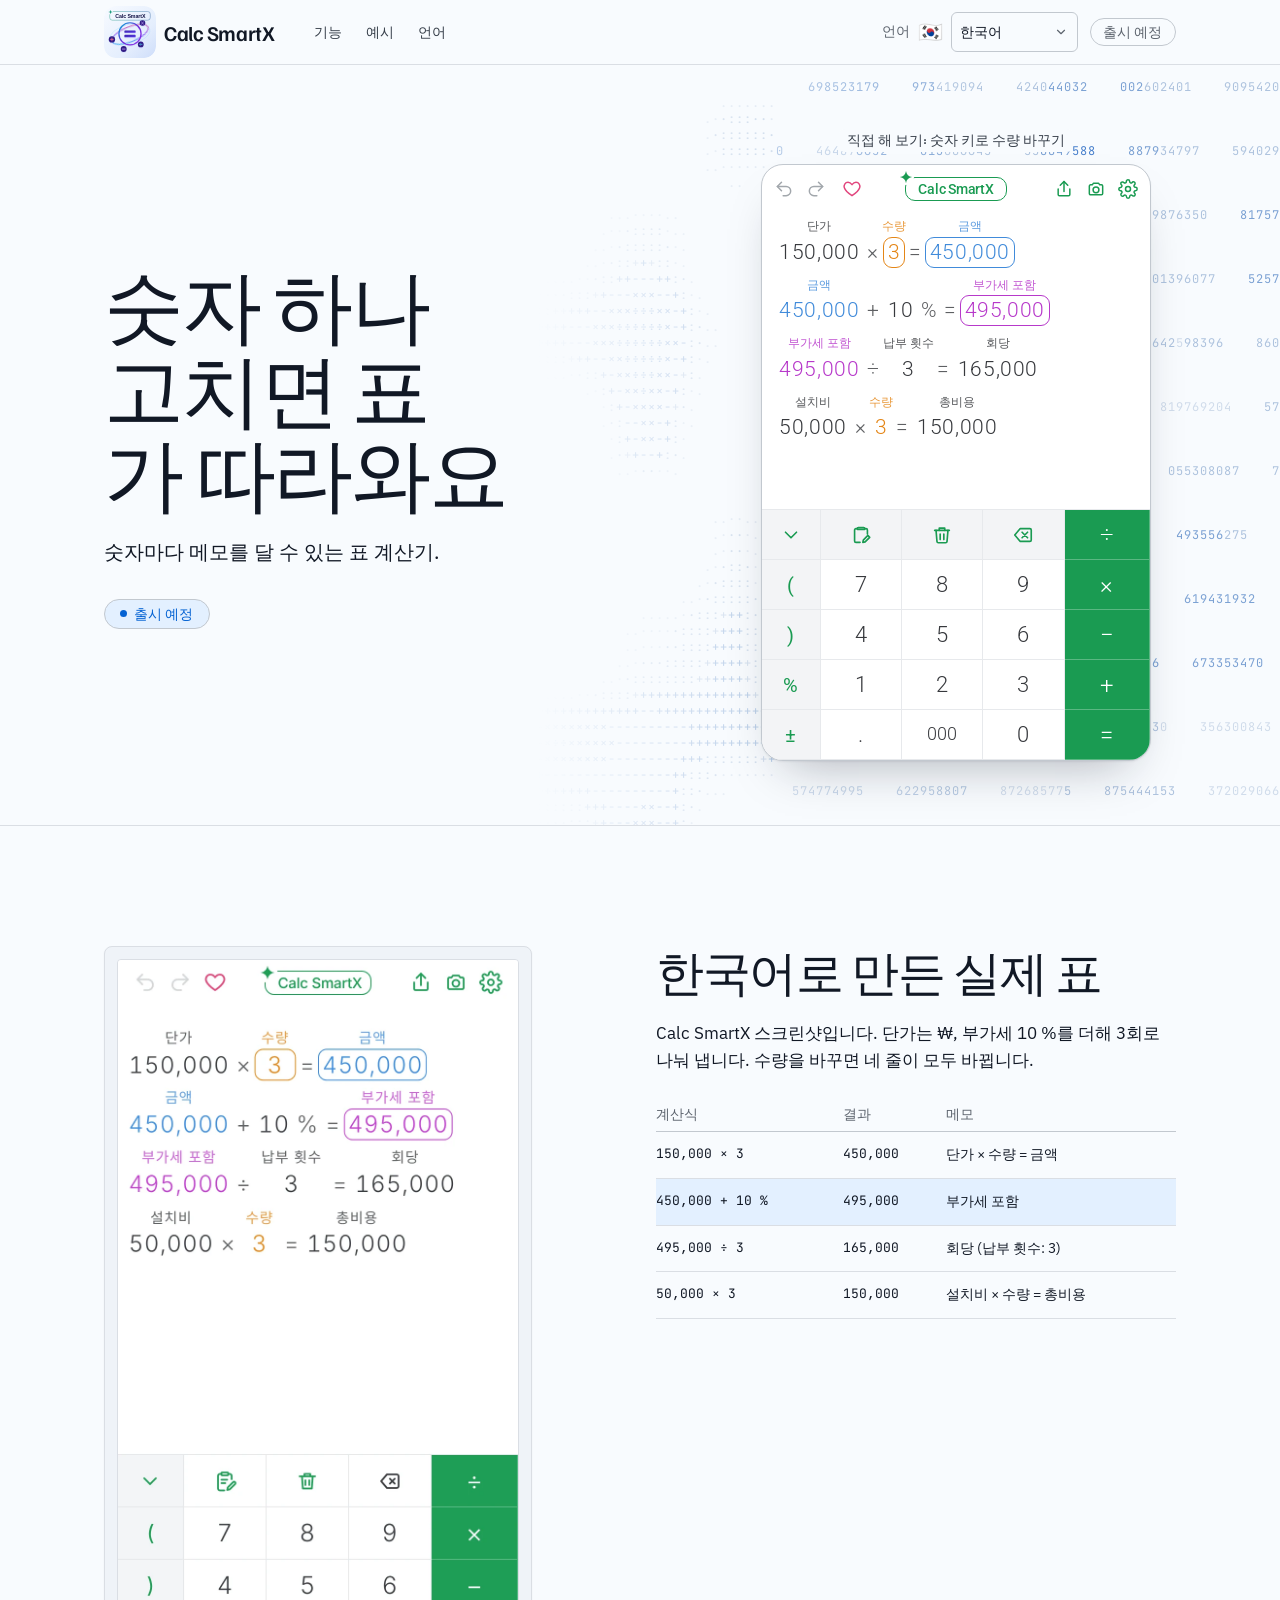
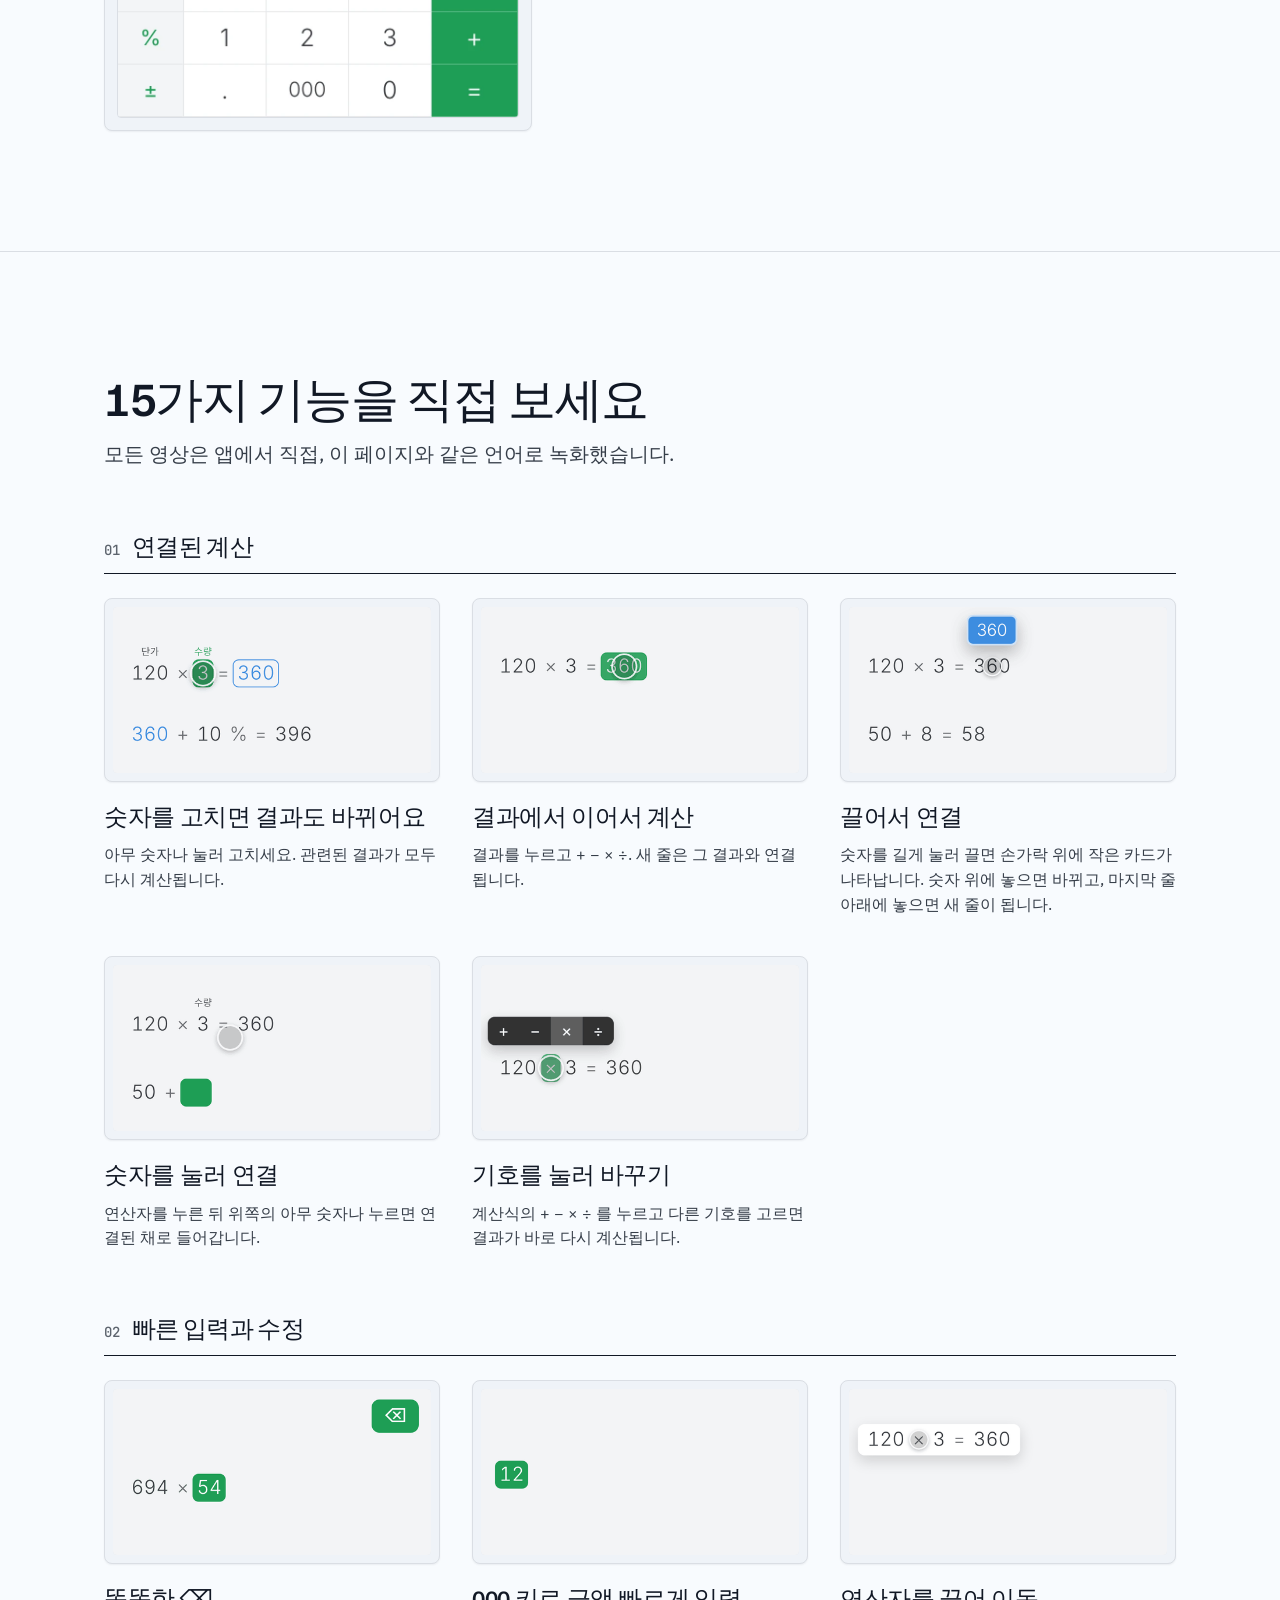
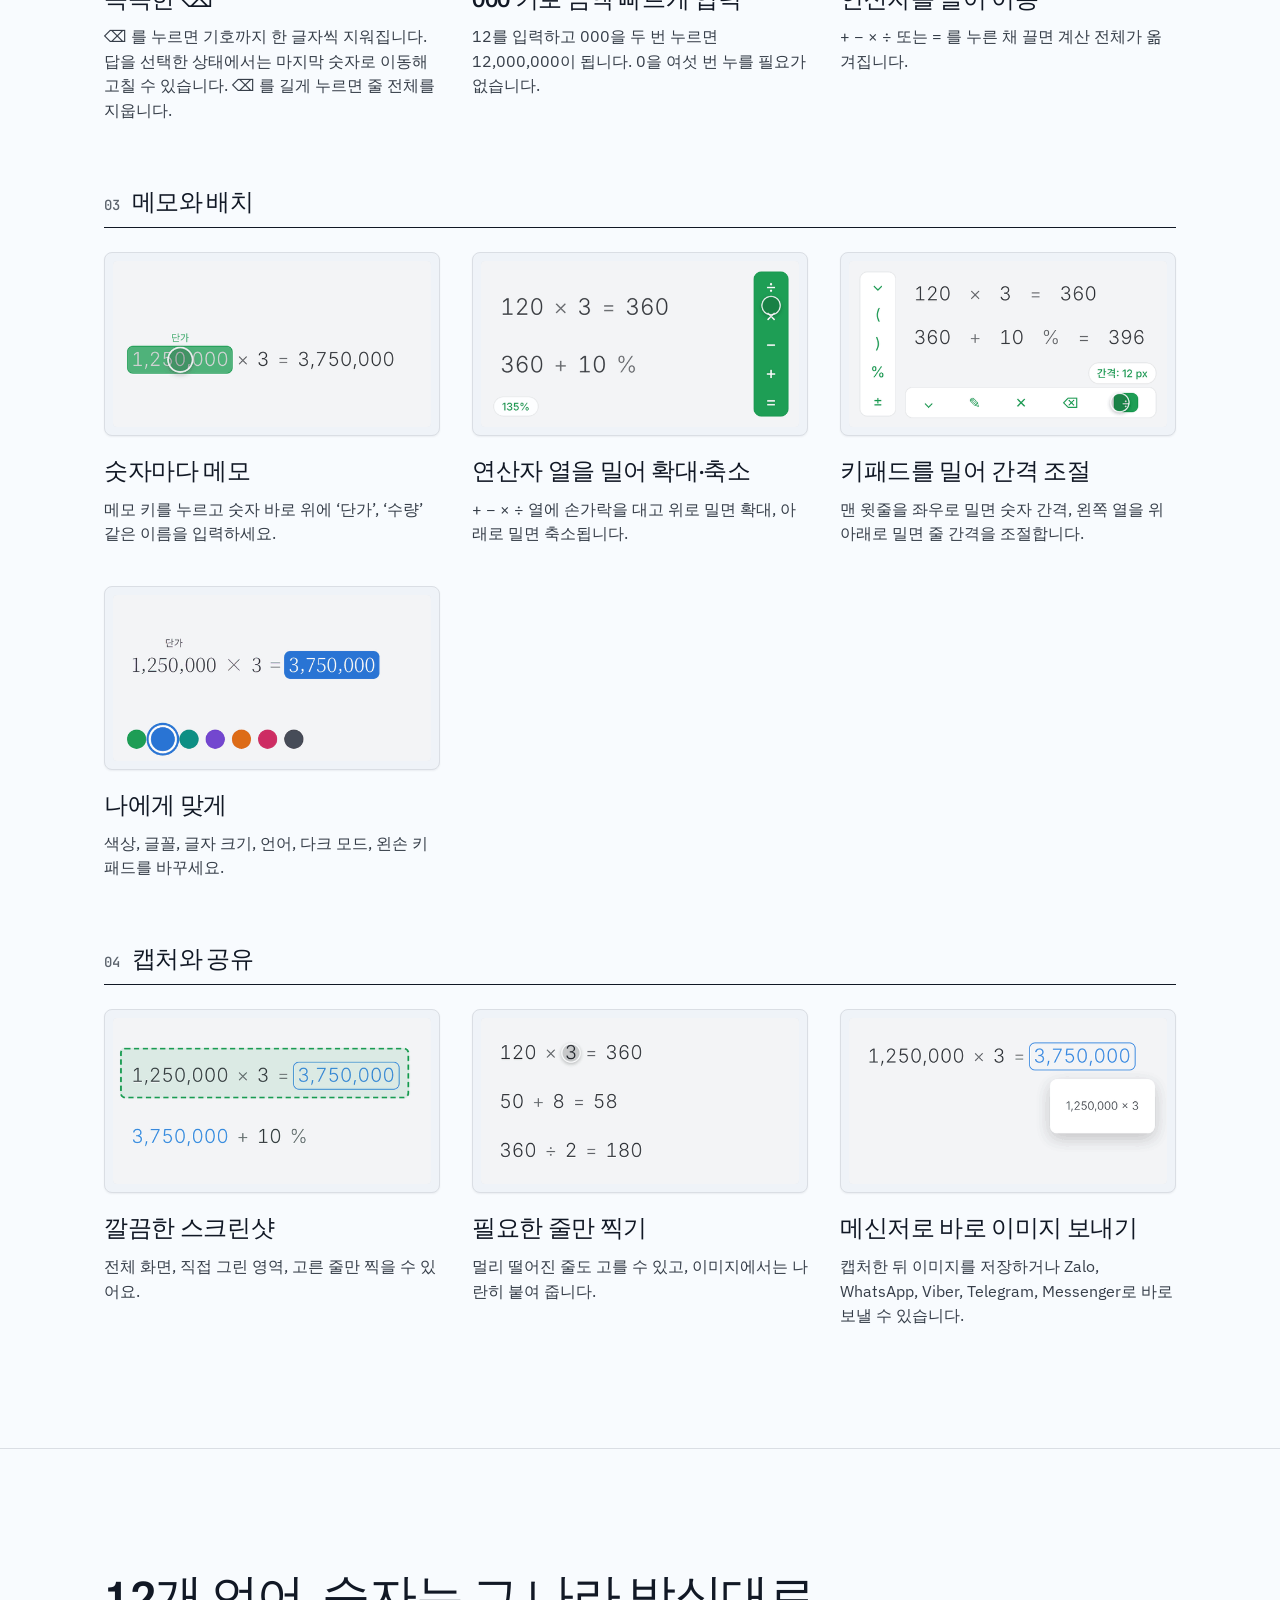
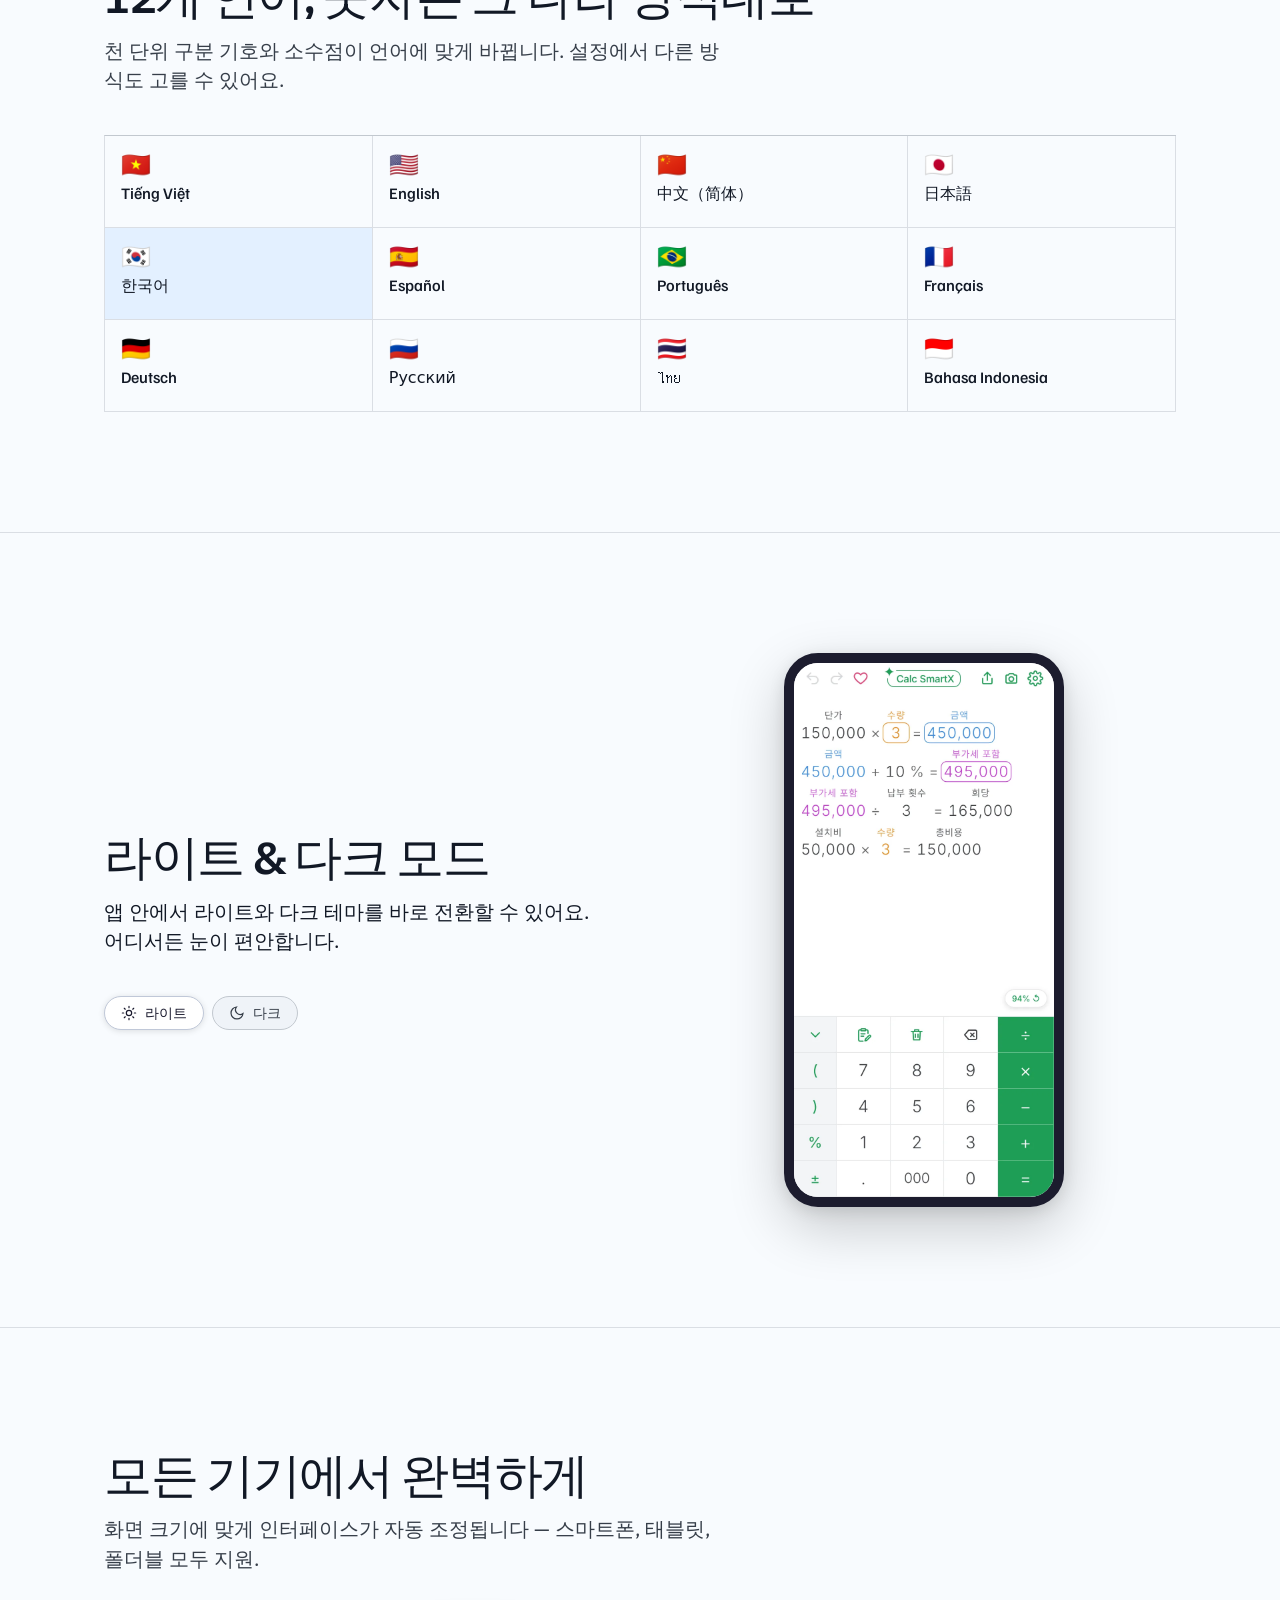
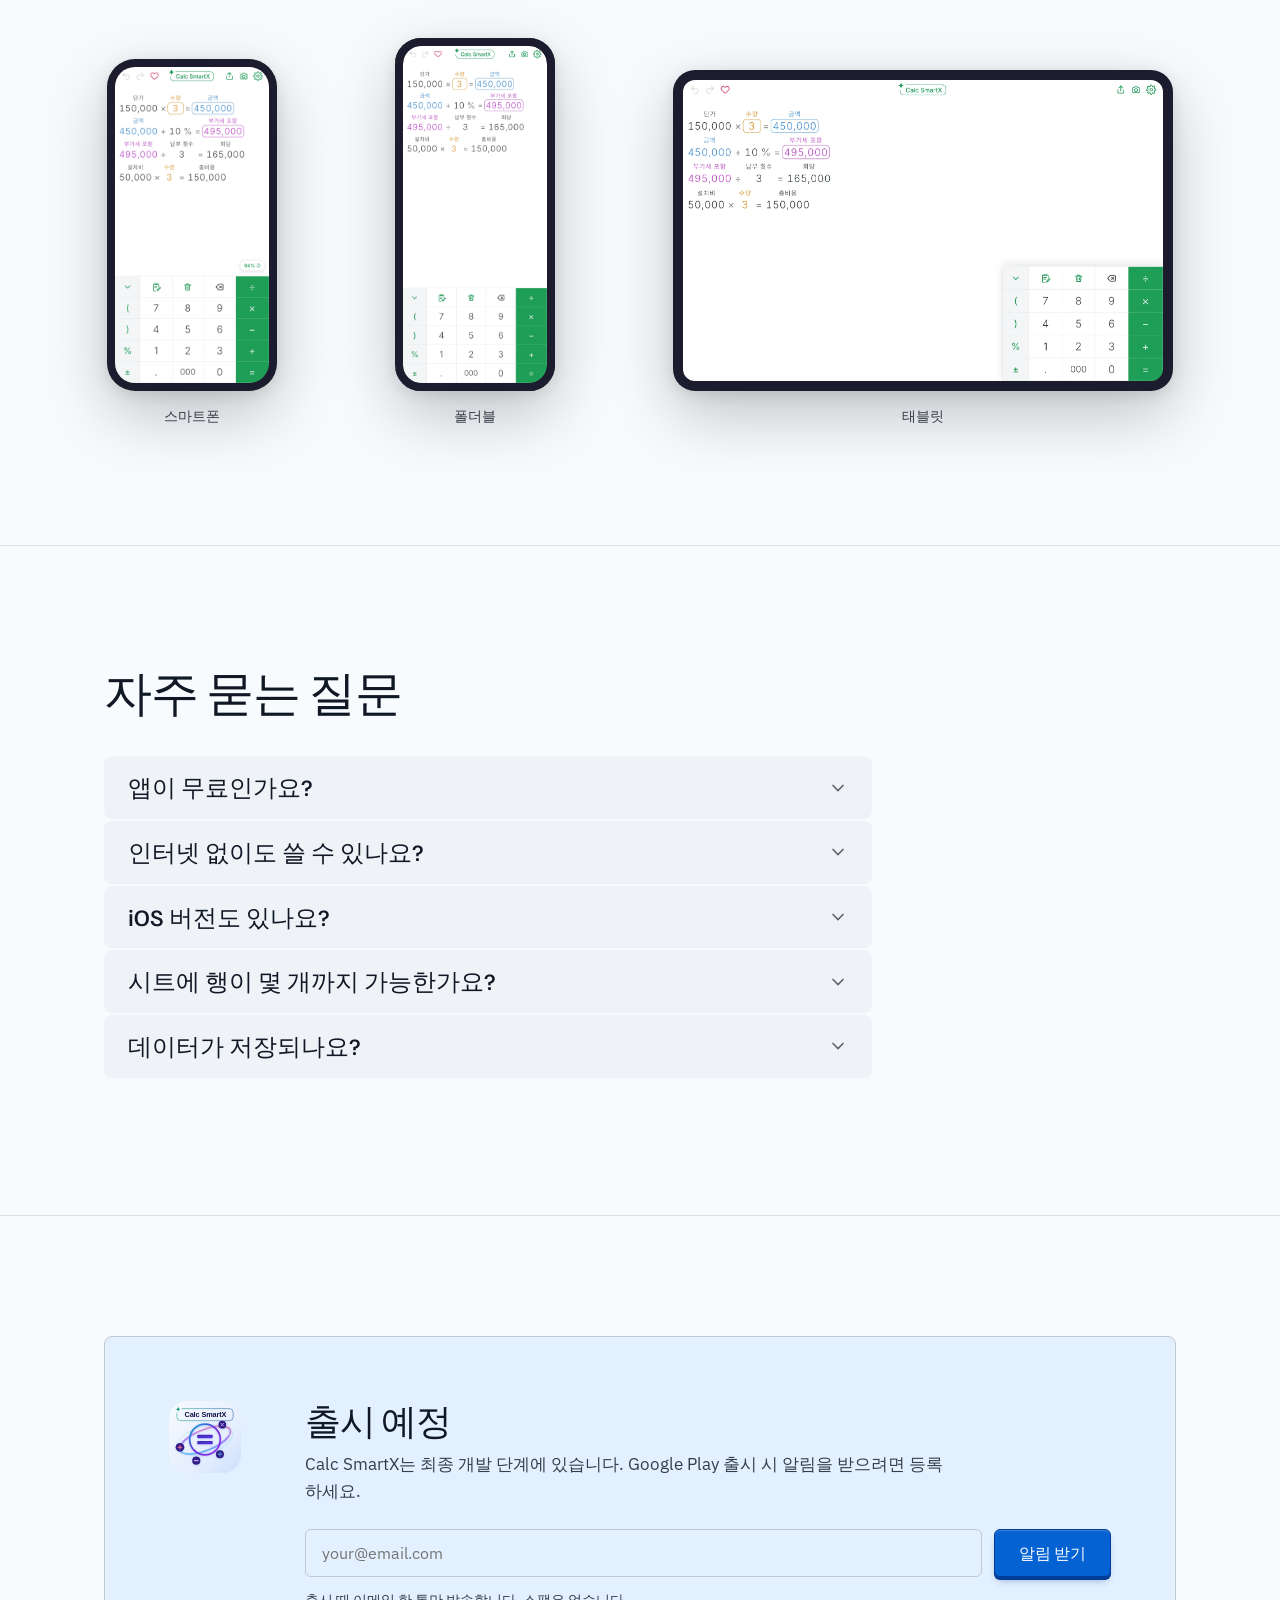
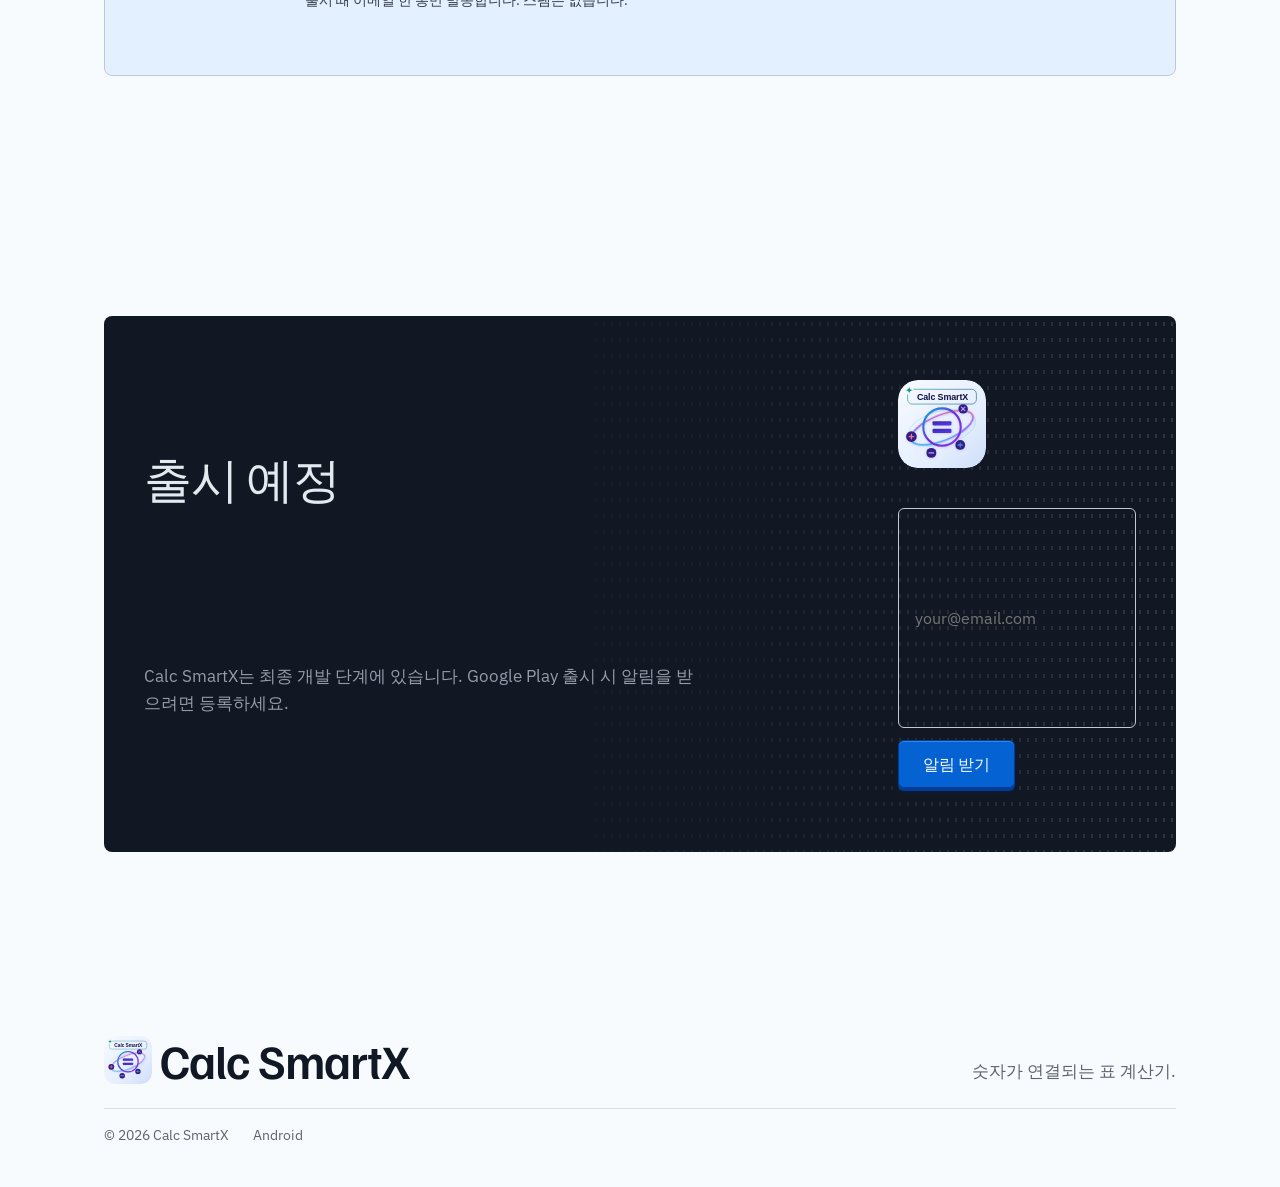
<file: ko/index.html>
<!doctype html>
<html lang="ko" class="no-js">
<head>
<meta charset="utf-8">
<meta name="viewport" content="width=device-width,initial-scale=1">
<title>Calc SmartX: 숫자 하나 고치면 표 전체가 다시 계산되는 계산기</title>
<meta name="description" content="Calc SmartX는 표처럼 쓰는 계산기입니다. 숫자 하나를 고치면 관련된 결과가 모두 다시 계산됩니다. 숫자마다 메모, 깔끔한 스크린샷, 12개 언어.">
<link rel="canonical" href="https://nghiemtuan882.github.io/calc-smartx-web/ko/">
<link rel="alternate" hreflang="vi" href="https://nghiemtuan882.github.io/calc-smartx-web/">
<link rel="alternate" hreflang="en" href="https://nghiemtuan882.github.io/calc-smartx-web/en/">
<link rel="alternate" hreflang="zh-Hans" href="https://nghiemtuan882.github.io/calc-smartx-web/zh/">
<link rel="alternate" hreflang="ja" href="https://nghiemtuan882.github.io/calc-smartx-web/ja/">
<link rel="alternate" hreflang="ko" href="https://nghiemtuan882.github.io/calc-smartx-web/ko/">
<link rel="alternate" hreflang="es" href="https://nghiemtuan882.github.io/calc-smartx-web/es/">
<link rel="alternate" hreflang="pt" href="https://nghiemtuan882.github.io/calc-smartx-web/pt/">
<link rel="alternate" hreflang="fr" href="https://nghiemtuan882.github.io/calc-smartx-web/fr/">
<link rel="alternate" hreflang="de" href="https://nghiemtuan882.github.io/calc-smartx-web/de/">
<link rel="alternate" hreflang="ru" href="https://nghiemtuan882.github.io/calc-smartx-web/ru/">
<link rel="alternate" hreflang="th" href="https://nghiemtuan882.github.io/calc-smartx-web/th/">
<link rel="alternate" hreflang="id" href="https://nghiemtuan882.github.io/calc-smartx-web/id/">
<link rel="alternate" hreflang="x-default" href="https://nghiemtuan882.github.io/calc-smartx-web/">
<meta property="og:type" content="website">
<meta property="og:title" content="Calc SmartX: 숫자 하나 고치면 표 전체가 다시 계산되는 계산기">
<meta property="og:description" content="Calc SmartX는 표처럼 쓰는 계산기입니다. 숫자 하나를 고치면 관련된 결과가 모두 다시 계산됩니다. 숫자마다 메모, 깔끔한 스크린샷, 12개 언어.">
<meta property="og:url" content="https://nghiemtuan882.github.io/calc-smartx-web/ko/">
<meta property="og:image" content="https://nghiemtuan882.github.io/calc-smartx-web/static/og.png">
<meta property="og:locale" content="ko">
<meta name="twitter:card" content="summary_large_image">
<meta name="theme-color" content="#f7f9fc">
<link rel="icon" href="../static/logo.svg" type="image/svg+xml">
<link rel="apple-touch-icon" href="../static/apple-touch-icon.png">
<link rel="preconnect" href="https://fonts.googleapis.com">
<link rel="preconnect" href="https://fonts.gstatic.com" crossorigin>
<link href="https://fonts.googleapis.com/css2?family=Familjen+Grotesk:wght@400;500;600&family=Roboto:wght@300;400;500&family=IBM+Plex+Sans:wght@400;500&family=JetBrains+Mono:wght@400;500&display=swap" rel="stylesheet">
<link rel="stylesheet" href="../static/css/site.css">
<script type="application/ld+json">{"@context":"https://schema.org","@type":"MobileApplication","name":"Calc SmartX","operatingSystem":"Android","applicationCategory":"UtilitiesApplication","softwareVersion":"1.2","inLanguage":"ko","description":"Calc SmartX는 표처럼 쓰는 계산기입니다. 숫자 하나를 고치면 관련된 결과가 모두 다시 계산됩니다. 숫자마다 메모, 깔끔한 스크린샷, 12개 언어.","url":"https://nghiemtuan882.github.io/calc-smartx-web/ko/","image":"https://nghiemtuan882.github.io/calc-smartx-web/static/logo-512.png"}</script>

</head>
<body>
<div id="splash" aria-hidden="true">
  <div class="splash__ring"><img src="../static/logo.svg" alt="Calc SmartX" width="72" height="72"></div>
  <div class="splash__name">Calc SmartX</div>
  <div class="splash__bar-wrap"><div class="splash__bar"></div></div>
</div>
<a class="skip" href="#main">본문으로 건너뛰기</a>
<header class="nav">
  <div class="container nav__in">
    <a class="brand" href="../ko/"><img src="../static/logo.svg" alt="" width="52" height="52">Calc SmartX</a>
    <nav class="nav__links" aria-label="Calc SmartX">
      <a href="#features">기능</a>
      <a href="#example">예시</a>
      <a href="#languages">언어</a>
    </nav>
    <div class="nav__end">
      <label class="langsel"><span class="langsel__lbl">언어</span><span class="langsel__flag" aria-hidden="true">🇰🇷</span><select id="langsel"><option value="vi" data-href="../">Tiếng Việt</option><option value="en" data-href="../en/">English</option><option value="zh" data-href="../zh/">中文（简体）</option><option value="ja" data-href="../ja/">日本語</option><option value="ko" data-href="../ko/" selected>한국어</option><option value="es" data-href="../es/">Español</option><option value="pt" data-href="../pt/">Português</option><option value="fr" data-href="../fr/">Français</option><option value="de" data-href="../de/">Deutsch</option><option value="ru" data-href="../ru/">Русский</option><option value="th" data-href="../th/">ไทย</option><option value="id" data-href="../id/">Bahasa Indonesia</option></select><svg viewBox="0 0 24 24" fill="none" stroke="currentColor" stroke-width="2" stroke-linecap="round" stroke-linejoin="round" aria-hidden="true"><path d="m6 9 6 6 6-6"/></svg></label>
      <span class="nav__soon">출시 예정</span>
    </div>
  </div>
</header>

<main id="main">
  <section class="hero" aria-labelledby="h1">
    <canvas class="field" aria-hidden="true"></canvas>
    <div class="container hero__in">
      <div class="hero__text">
        <h1 id="h1">숫자 하나 고치면 표가 따라와요</h1>
        <p class="lead">숫자마다 메모를 달 수 있는 표 계산기.</p>
        <div class="hero__acts"><span class="hero__soon-badge">출시 예정</span></div>
      </div>
      <div class="hero__sheet">
        <p class="try" id="try">직접 해 보기: 숫자 키로 수량 바꾸기</p>
        <div class="phone" id="sheet" data-ex="{&quot;price&quot;:150000,&quot;qty&quot;:3,&quot;vat&quot;:10,&quot;parts&quot;:3,&quot;fee&quot;:50000,&quot;cur&quot;:&quot;₩&quot;,&quot;sep&quot;:&quot;comma&quot;}" role="group" aria-labelledby="try">
          <div class="ph__top" aria-hidden="true">
            <span class="ph__ic"><svg viewBox="0 0 24 24" fill="none" stroke="currentColor" stroke-width="1.8" stroke-linecap="round" stroke-linejoin="round" aria-hidden="true"><path d="M9 14 4 9l5-5"/><path d="M4 9h10.5a5.5 5.5 0 0 1 0 11H11"/></svg><svg viewBox="0 0 24 24" fill="none" stroke="currentColor" stroke-width="1.8" stroke-linecap="round" stroke-linejoin="round" aria-hidden="true"><path d="m15 14 5-5-5-5"/><path d="M20 9H9.5a5.5 5.5 0 0 0 0 11H13"/></svg><svg viewBox="0 0 24 24" fill="none" stroke="currentColor" stroke-width="1.8" stroke-linecap="round" stroke-linejoin="round" aria-hidden="true" class="heart"><path d="M12 20s-7.5-4.6-9.2-9.4C1.7 7.4 3.8 4 7.2 4c2 0 3.5 1.1 4.8 2.8C13.3 5.1 14.8 4 16.8 4c3.4 0 5.5 3.4 4.4 6.6C19.5 15.4 12 20 12 20z"/></svg></span>
            <span class="ph__brand"><svg class="spark" viewBox="0 0 24 24" aria-hidden="true"><path d="M12 1.5C12.7 7.3 16.7 11.3 22.5 12C16.7 12.7 12.7 16.7 12 22.5C11.3 16.7 7.3 12.7 1.5 12C7.3 11.3 11.3 7.3 12 1.5Z" fill="currentColor"/></svg>Calc SmartX</span>
            <span class="ph__ic"><svg viewBox="0 0 24 24" fill="none" stroke="currentColor" stroke-width="1.8" stroke-linecap="round" stroke-linejoin="round" aria-hidden="true"><path d="M12 3v12"/><path d="m7.5 7.5 4.5-4.5 4.5 4.5"/><path d="M5 12v6.5A1.5 1.5 0 0 0 6.5 20h11a1.5 1.5 0 0 0 1.5-1.5V12"/></svg><svg viewBox="0 0 24 24" fill="none" stroke="currentColor" stroke-width="1.8" stroke-linecap="round" stroke-linejoin="round" aria-hidden="true"><path d="M4 8.5A1.5 1.5 0 0 1 5.5 7h2l1.5-2h6l1.5 2h2A1.5 1.5 0 0 1 20 8.5v9a1.5 1.5 0 0 1-1.5 1.5h-13A1.5 1.5 0 0 1 4 17.5z"/><circle cx="12" cy="13" r="3.5"/></svg><svg viewBox="0 0 24 24" fill="none" stroke="currentColor" stroke-width="1.8" stroke-linecap="round" stroke-linejoin="round" aria-hidden="true"><circle cx="12" cy="12" r="3"/><path d="M19.4 15a1.7 1.7 0 0 0 .3 1.8l.1.1a2 2 0 1 1-2.8 2.8l-.1-.1a1.7 1.7 0 0 0-1.8-.3 1.7 1.7 0 0 0-1 1.5V21a2 2 0 1 1-4 0v-.1a1.7 1.7 0 0 0-1.1-1.5 1.7 1.7 0 0 0-1.8.3l-.1.1a2 2 0 1 1-2.8-2.8l.1-.1a1.7 1.7 0 0 0 .3-1.8 1.7 1.7 0 0 0-1.5-1H3a2 2 0 1 1 0-4h.1a1.7 1.7 0 0 0 1.5-1.1 1.7 1.7 0 0 0-.3-1.8l-.1-.1a2 2 0 1 1 2.8-2.8l.1.1a1.7 1.7 0 0 0 1.8.3H9a1.7 1.7 0 0 0 1-1.5V3a2 2 0 1 1 4 0v.1a1.7 1.7 0 0 0 1 1.5 1.7 1.7 0 0 0 1.8-.3l.1-.1a2 2 0 1 1 2.8 2.8l-.1.1a1.7 1.7 0 0 0-.3 1.8V9a1.7 1.7 0 0 0 1.5 1H21a2 2 0 1 1 0 4h-.1a1.7 1.7 0 0 0-1.5 1z"/></svg></span>
          </div>
          <div class="ph__sheet" aria-live="polite">
            <div class="ln"><span class="t"><small>단가</small><b>150,000</b></span><span class="t o"><b>×</b></span><span class="t c3 box"><small>수량</small><b data-v="qty">3</b></span><span class="t o"><b>=</b></span><span class="t c1 box"><small>금액</small><b data-v="amount">450,000</b></span></div>
            <div class="ln"><span class="t c1"><small>금액</small><b data-v="amount">450,000</b></span><span class="t o"><b>+</b></span><span class="t"><b>10</b></span><span class="t o"><b>%</b></span><span class="t o"><b>=</b></span><span class="t c2 box"><small>부가세 포함</small><b data-v="vat">495,000</b></span></div>
            <div class="ln"><span class="t c2"><small>부가세 포함</small><b data-v="vat">495,000</b></span><span class="t o"><b>÷</b></span><span class="t"><small>납부 횟수</small><b>3</b></span><span class="t o"><b>=</b></span><span class="t"><small>회당</small><b data-v="each">165,000</b></span></div>
            <div class="ln"><span class="t"><small>설치비</small><b>50,000</b></span><span class="t o"><b>×</b></span><span class="t c3"><small>수량</small><b data-v="qty">3</b></span><span class="t o"><b>=</b></span><span class="t"><small>총비용</small><b data-v="total">150,000</b></span></div>
          </div>
          <div class="ph__pad"><button type="button" class="k tl" tabindex="-1" aria-hidden="true"><svg viewBox="0 0 24 24" fill="none" stroke="currentColor" stroke-width="1.8" stroke-linecap="round" stroke-linejoin="round" aria-hidden="true"><path d="m6 9 6 6 6-6"/></svg></button><button type="button" class="k tl" tabindex="-1" aria-hidden="true"><svg viewBox="0 0 24 24" fill="none" stroke="currentColor" stroke-width="1.8" stroke-linecap="round" stroke-linejoin="round" aria-hidden="true"><path d="M9 4h6a1 1 0 0 1 1 1v1H8V5a1 1 0 0 1 1-1z"/><path d="M16 5h1.5A1.5 1.5 0 0 1 19 6.5V11M8 5H6.5A1.5 1.5 0 0 0 5 6.5v12A1.5 1.5 0 0 0 6.5 20H11"/><path d="m14 20 .5-2.5 5-5 2 2-5 5z"/></svg></button><button type="button" class="k tl" data-k="clear"><svg viewBox="0 0 24 24" fill="none" stroke="currentColor" stroke-width="1.8" stroke-linecap="round" stroke-linejoin="round" aria-hidden="true"><path d="M4 7h16"/><path d="M10 11v6M14 11v6"/><path d="M5.5 7l1 12a1.5 1.5 0 0 0 1.5 1.4h8a1.5 1.5 0 0 0 1.5-1.4l1-12"/><path d="M9 7V4.5h6V7"/></svg></button><button type="button" class="k tl" data-k="bs"><svg viewBox="0 0 24 24" fill="none" stroke="currentColor" stroke-width="1.8" stroke-linecap="round" stroke-linejoin="round" aria-hidden="true"><path d="M9 5h10.5A1.5 1.5 0 0 1 21 6.5v11a1.5 1.5 0 0 1-1.5 1.5H9l-6-7z"/><path d="m11 9 6 6M17 9l-6 6"/></svg></button><button type="button" class="k op" tabindex="-1" aria-hidden="true">÷</button><button type="button" class="k tl" tabindex="-1" aria-hidden="true">(</button><button type="button" class="k " data-k="7">7</button><button type="button" class="k " data-k="8">8</button><button type="button" class="k " data-k="9">9</button><button type="button" class="k op" tabindex="-1" aria-hidden="true">×</button><button type="button" class="k tl" tabindex="-1" aria-hidden="true">)</button><button type="button" class="k " data-k="4">4</button><button type="button" class="k " data-k="5">5</button><button type="button" class="k " data-k="6">6</button><button type="button" class="k op" tabindex="-1" aria-hidden="true">−</button><button type="button" class="k tl" tabindex="-1" aria-hidden="true">%</button><button type="button" class="k " data-k="1">1</button><button type="button" class="k " data-k="2">2</button><button type="button" class="k " data-k="3">3</button><button type="button" class="k op" tabindex="-1" aria-hidden="true">+</button><button type="button" class="k tl" tabindex="-1" aria-hidden="true">±</button><button type="button" class="k " tabindex="-1" aria-hidden="true">.</button><button type="button" class="k k000" data-k="000">000</button><button type="button" class="k " data-k="0">0</button><button type="button" class="k op" tabindex="-1" aria-hidden="true">=</button></div>
        </div>
      </div>
    </div>
  </section>

  <section class="sec" id="example" aria-labelledby="h-ex">
    <div class="container ex">
      <figure class="ex__shot cut" style="margin:0"><img src="../static/shots/ko.webp" width="824" height="1560" loading="lazy" decoding="async" alt="한국어 예시 표를 보여 주는 Calc SmartX"></figure>
      <div class="ex__body">
        <h2 id="h-ex">한국어로 만든 실제 표</h2>
        <p>Calc SmartX 스크린샷입니다. 단가는 ₩, 부가세 10 %를 더해 3회로 나눠 냅니다. 수량을 바꾸면 네 줄이 모두 바뀝니다.</p>
        <div class="ledger-wrap">
          <table class="ledger">
            <thead><tr><th scope="col">계산식</th><th scope="col">결과</th><th scope="col">메모</th></tr></thead>
            <tbody><tr><td class="m">150,000 × 3</td><td class="m">450,000</td><td>단가 × 수량 = 금액</td></tr><tr class="hit"><td class="m">450,000 + 10 %</td><td class="m">495,000</td><td>부가세 포함</td></tr><tr><td class="m">495,000 ÷ 3</td><td class="m">165,000</td><td>회당 (납부 횟수: 3)</td></tr><tr><td class="m">50,000 × 3</td><td class="m">150,000</td><td>설치비 × 수량 = 총비용</td></tr></tbody>
          </table>
        </div>
      </div>
    </div>
  </section>

  <section class="sec" id="features" aria-labelledby="h-feat">
    <div class="container">
      <div class="sec__head">
        <h2 id="h-feat">15가지 기능을 직접 보세요</h2>
        <p class="lead">모든 영상은 앱에서 직접, 이 페이지와 같은 언어로 녹화했습니다.</p>
      </div>
      
      <div class="grp">
        <div class="grp__h"><span aria-hidden="true">01</span><h3>연결된 계산</h3></div>
        <ul class="feats">
          <li class="feat">
            <div class="feat__clip cut"><img src="../static/gif/ko-f1.gif" width="546" height="285" loading="lazy" decoding="async" alt="숫자를 고치면 결과도 바뀌어요"></div>
            <h4>숫자를 고치면 결과도 바뀌어요</h4>
            <p>아무 숫자나 눌러 고치세요. 관련된 결과가 모두 다시 계산됩니다.</p>
          </li>
          <li class="feat">
            <div class="feat__clip cut"><img src="../static/gif/ko-f2.gif" width="546" height="285" loading="lazy" decoding="async" alt="결과에서 이어서 계산"></div>
            <h4>결과에서 이어서 계산</h4>
            <p>결과를 누르고 + − × ÷. 새 줄은 그 결과와 연결됩니다.</p>
          </li>
          <li class="feat">
            <div class="feat__clip cut"><img src="../static/gif/ko-f3.gif" width="546" height="285" loading="lazy" decoding="async" alt="끌어서 연결"></div>
            <h4>끌어서 연결</h4>
            <p>숫자를 길게 눌러 끌면 손가락 위에 작은 카드가 나타납니다. 숫자 위에 놓으면 바뀌고, 마지막 줄 아래에 놓으면 새 줄이 됩니다.</p>
          </li>
          <li class="feat">
            <div class="feat__clip cut"><img src="../static/gif/ko-f7.gif" width="546" height="285" loading="lazy" decoding="async" alt="숫자를 눌러 연결"></div>
            <h4>숫자를 눌러 연결</h4>
            <p>연산자를 누른 뒤 위쪽의 아무 숫자나 누르면 연결된 채로 들어갑니다.</p>
          </li>
          <li class="feat">
            <div class="feat__clip cut"><img src="../static/gif/ko-f11.gif" width="546" height="285" loading="lazy" decoding="async" alt="기호를 눌러 바꾸기"></div>
            <h4>기호를 눌러 바꾸기</h4>
            <p>계산식의 + − × ÷ 를 누르고 다른 기호를 고르면 결과가 바로 다시 계산됩니다.</p>
          </li>
        </ul>
      </div>
      <div class="grp">
        <div class="grp__h"><span aria-hidden="true">02</span><h3>빠른 입력과 수정</h3></div>
        <ul class="feats">
          <li class="feat">
            <div class="feat__clip cut"><img src="../static/gif/ko-f12.gif" width="546" height="285" loading="lazy" decoding="async" alt="똑똑한 ⌫"></div>
            <h4>똑똑한 ⌫</h4>
            <p>⌫ 를 누르면 기호까지 한 글자씩 지워집니다. 답을 선택한 상태에서는 마지막 숫자로 이동해 고칠 수 있습니다. ⌫ 를 길게 누르면 줄 전체를 지웁니다.</p>
          </li>
          <li class="feat">
            <div class="feat__clip cut"><img src="../static/gif/ko-f13.gif" width="546" height="285" loading="lazy" decoding="async" alt="000 키로 금액 빠르게 입력"></div>
            <h4>000 키로 금액 빠르게 입력</h4>
            <p>12를 입력하고 000을 두 번 누르면 12,000,000이 됩니다. 0을 여섯 번 누를 필요가 없습니다.</p>
          </li>
          <li class="feat">
            <div class="feat__clip cut"><img src="../static/gif/ko-f9.gif" width="546" height="285" loading="lazy" decoding="async" alt="연산자를 끌어 이동"></div>
            <h4>연산자를 끌어 이동</h4>
            <p>+ − × ÷ 또는 = 를 누른 채 끌면 계산 전체가 옮겨집니다.</p>
          </li>
        </ul>
      </div>
      <div class="grp">
        <div class="grp__h"><span aria-hidden="true">03</span><h3>메모와 배치</h3></div>
        <ul class="feats">
          <li class="feat">
            <div class="feat__clip cut"><img src="../static/gif/ko-f4.gif" width="546" height="285" loading="lazy" decoding="async" alt="숫자마다 메모"></div>
            <h4>숫자마다 메모</h4>
            <p>메모 키를 누르고 숫자 바로 위에 ‘단가’, ‘수량’ 같은 이름을 입력하세요.</p>
          </li>
          <li class="feat">
            <div class="feat__clip cut"><img src="../static/gif/ko-f10.gif" width="546" height="285" loading="lazy" decoding="async" alt="연산자 열을 밀어 확대·축소"></div>
            <h4>연산자 열을 밀어 확대·축소</h4>
            <p>+ − × ÷ 열에 손가락을 대고 위로 밀면 확대, 아래로 밀면 축소됩니다.</p>
          </li>
          <li class="feat">
            <div class="feat__clip cut"><img src="../static/gif/ko-f14.gif" width="546" height="285" loading="lazy" decoding="async" alt="키패드를 밀어 간격 조절"></div>
            <h4>키패드를 밀어 간격 조절</h4>
            <p>맨 윗줄을 좌우로 밀면 숫자 간격, 왼쪽 열을 위아래로 밀면 줄 간격을 조절합니다.</p>
          </li>
          <li class="feat">
            <div class="feat__clip cut"><img src="../static/gif/ko-f6.gif" width="546" height="285" loading="lazy" decoding="async" alt="나에게 맞게"></div>
            <h4>나에게 맞게</h4>
            <p>색상, 글꼴, 글자 크기, 언어, 다크 모드, 왼손 키패드를 바꾸세요.</p>
          </li>
        </ul>
      </div>
      <div class="grp">
        <div class="grp__h"><span aria-hidden="true">04</span><h3>캡처와 공유</h3></div>
        <ul class="feats">
          <li class="feat">
            <div class="feat__clip cut"><img src="../static/gif/ko-f5.gif" width="546" height="285" loading="lazy" decoding="async" alt="깔끔한 스크린샷"></div>
            <h4>깔끔한 스크린샷</h4>
            <p>전체 화면, 직접 그린 영역, 고른 줄만 찍을 수 있어요.</p>
          </li>
          <li class="feat">
            <div class="feat__clip cut"><img src="../static/gif/ko-f8.gif" width="546" height="285" loading="lazy" decoding="async" alt="필요한 줄만 찍기"></div>
            <h4>필요한 줄만 찍기</h4>
            <p>멀리 떨어진 줄도 고를 수 있고, 이미지에서는 나란히 붙여 줍니다.</p>
          </li>
          <li class="feat">
            <div class="feat__clip cut"><img src="../static/gif/ko-f15.gif" width="546" height="285" loading="lazy" decoding="async" alt="메신저로 바로 이미지 보내기"></div>
            <h4>메신저로 바로 이미지 보내기</h4>
            <p>캡처한 뒤 이미지를 저장하거나 Zalo, WhatsApp, Viber, Telegram, Messenger로 바로 보낼 수 있습니다.</p>
          </li>
        </ul>
      </div>
    </div>
  </section>

  <section class="sec" id="languages" aria-labelledby="h-lang">
    <div class="container">
      <div class="sec__head">
        <h2 id="h-lang">12개 언어, 숫자는 그 나라 방식대로</h2>
        <p class="lead">천 단위 구분 기호와 소수점이 언어에 맞게 바뀝니다. 설정에서 다른 방식도 고를 수 있어요.</p>
      </div>
      <ul class="langs"><li><a href="../" hreflang="vi" lang="vi" data-lang="vi"><span class="flag" aria-hidden="true">🇻🇳</span><strong>Tiếng Việt</strong></a></li><li><a href="../en/" hreflang="en" lang="en" data-lang="en"><span class="flag" aria-hidden="true">🇺🇸</span><strong>English</strong></a></li><li><a href="../zh/" hreflang="zh-Hans" lang="zh-Hans" data-lang="zh"><span class="flag" aria-hidden="true">🇨🇳</span><strong>中文（简体）</strong></a></li><li><a href="../ja/" hreflang="ja" lang="ja" data-lang="ja"><span class="flag" aria-hidden="true">🇯🇵</span><strong>日本語</strong></a></li><li><a href="../ko/" hreflang="ko" lang="ko" data-lang="ko" aria-current="page"><span class="flag" aria-hidden="true">🇰🇷</span><strong>한국어</strong></a></li><li><a href="../es/" hreflang="es" lang="es" data-lang="es"><span class="flag" aria-hidden="true">🇪🇸</span><strong>Español</strong></a></li><li><a href="../pt/" hreflang="pt" lang="pt" data-lang="pt"><span class="flag" aria-hidden="true">🇧🇷</span><strong>Português</strong></a></li><li><a href="../fr/" hreflang="fr" lang="fr" data-lang="fr"><span class="flag" aria-hidden="true">🇫🇷</span><strong>Français</strong></a></li><li><a href="../de/" hreflang="de" lang="de" data-lang="de"><span class="flag" aria-hidden="true">🇩🇪</span><strong>Deutsch</strong></a></li><li><a href="../ru/" hreflang="ru" lang="ru" data-lang="ru"><span class="flag" aria-hidden="true">🇷🇺</span><strong>Русский</strong></a></li><li><a href="../th/" hreflang="th" lang="th" data-lang="th"><span class="flag" aria-hidden="true">🇹🇭</span><strong>ไทย</strong></a></li><li><a href="../id/" hreflang="id" lang="id" data-lang="id"><span class="flag" aria-hidden="true">🇮🇩</span><strong>Bahasa Indonesia</strong></a></li></ul>
    </div>
  </section>

  <section class="sec theme-sec" id="themes" aria-labelledby="h-themes">
    <div class="container">
      <div class="theme-layout">
        <div class="theme-text">
          <h2 id="h-themes">라이트 &amp; 다크 모드</h2>
          <p class="lead">앱 안에서 라이트와 다크 테마를 바로 전환할 수 있어요. 어디서든 눈이 편안합니다.</p>
          <div class="theme-toggle" role="group">
            <button class="theme-btn theme-btn--light is-active" data-theme="light">
              <svg viewBox="0 0 24 24" fill="none" stroke="currentColor" stroke-width="1.8" stroke-linecap="round" aria-hidden="true"><circle cx="12" cy="12" r="4"/><path d="M12 2v2M12 20v2M4.93 4.93l1.41 1.41M17.66 17.66l1.41 1.41M2 12h2M20 12h2M6.34 17.66l-1.41 1.41M19.07 4.93l-1.41 1.41"/></svg>
              라이트
            </button>
            <button class="theme-btn theme-btn--dark" data-theme="dark">
              <svg viewBox="0 0 24 24" fill="none" stroke="currentColor" stroke-width="1.8" stroke-linecap="round" aria-hidden="true"><path d="M21 12.79A9 9 0 1 1 11.21 3 7 7 0 0 0 21 12.79z"/></svg>
              다크
            </button>
          </div>
        </div>
        <div class="theme-preview">
          <div class="theme-mockup" id="theme-mockup" data-active="light">
            <img class="tm-light" src="../static/shots/ui/ko-light.webp" width="780" height="1600" loading="lazy" decoding="async" alt="라이트 – Calc SmartX">
            <img class="tm-dark" src="../static/shots/ui/ko-dark.webp" width="780" height="1600" loading="lazy" decoding="async" alt="다크 – Calc SmartX">
          </div>
        </div>
      </div>
    </div>
  </section>

  <section class="sec device-sec" id="devices" aria-labelledby="h-devices">
    <div class="container">
      <div class="sec__head">
        <h2 id="h-devices">모든 기기에서 완벽하게</h2>
        <p class="lead">화면 크기에 맞게 인터페이스가 자동 조정됩니다 — 스마트폰, 태블릿, 폴더블 모두 지원.</p>
      </div>
      <div class="devices">
        <figure class="dev dev-phone">
          <div class="dev-shell"><img class="dev-img" src="../static/shots/ui/ko-light.webp" width="780" height="1600" loading="lazy" decoding="async" alt="스마트폰 – Calc SmartX"></div>
          <figcaption>스마트폰</figcaption>
        </figure>
        <figure class="dev dev-fold">
          <button type="button" class="fold is-closed" id="fold" aria-label="폴더블">
            <span class="fold__half fold__right"><img src="../static/shots/ui/ko-fold-open.webp" width="1500" height="1664" loading="lazy" decoding="async" alt="폴더블 – Calc SmartX"></span>
            <span class="fold__flap">
              <span class="fold__face fold__front"><img src="../static/shots/ui/ko-fold-open.webp" width="1500" height="1664" loading="lazy" decoding="async" alt=""></span>
              <span class="fold__face fold__back"><img src="../static/shots/ui/ko-fold-cover.webp" width="824" height="1920" loading="lazy" decoding="async" alt=""></span>
            </span>
          </button>
          <figcaption>폴더블</figcaption>
        </figure>
        <figure class="dev dev-tablet">
          <div class="dev-shell"><img class="dev-img" src="../static/shots/ui/ko-tablet.webp" width="1707" height="1068" loading="lazy" decoding="async" alt="태블릿 – Calc SmartX"></div>
          <figcaption>태블릿</figcaption>
        </figure>
      </div>
    </div>
  </section>

  <section class="sec faq-sec" id="faq" aria-labelledby="h-faq">
    <div class="container">
      <div class="sec__head">
        <h2 id="h-faq">자주 묻는 질문</h2>
      </div>
      <dl class="faq">
        <div class="faq__item">
          <dt><button class="faq__q" aria-expanded="false">앱이 무료인가요?<svg viewBox="0 0 24 24" fill="none" stroke="currentColor" stroke-width="2" stroke-linecap="round" aria-hidden="true"><path d="m6 9 6 6 6-6"/></svg></button></dt>
          <dd class="faq__a" hidden>Calc SmartX는 완전 무료입니다. 광고도 인앱 결제도 없습니다.</dd>
        </div>
        <div class="faq__item">
          <dt><button class="faq__q" aria-expanded="false">인터넷 없이도 쓸 수 있나요?<svg viewBox="0 0 24 24" fill="none" stroke="currentColor" stroke-width="2" stroke-linecap="round" aria-hidden="true"><path d="m6 9 6 6 6-6"/></svg></button></dt>
          <dd class="faq__a" hidden>네. 모든 계산은 기기에서 직접 이루어지며 인터넷 연결이 필요하지 않습니다.</dd>
        </div>
        <div class="faq__item">
          <dt><button class="faq__q" aria-expanded="false">iOS 버전도 있나요?<svg viewBox="0 0 24 24" fill="none" stroke="currentColor" stroke-width="2" stroke-linecap="round" aria-hidden="true"><path d="m6 9 6 6 6-6"/></svg></button></dt>
          <dd class="faq__a" hidden>현재는 Android 버전만 제공합니다. iOS 버전은 개발 계획 중입니다.</dd>
        </div>
        <div class="faq__item">
          <dt><button class="faq__q" aria-expanded="false">시트에 행이 몇 개까지 가능한가요?<svg viewBox="0 0 24 24" fill="none" stroke="currentColor" stroke-width="2" stroke-linecap="round" aria-hidden="true"><path d="m6 9 6 6 6-6"/></svg></button></dt>
          <dd class="faq__a" hidden>행 수 제한이 없습니다. 필요한 만큼 추가할 수 있습니다.</dd>
        </div>
        <div class="faq__item">
          <dt><button class="faq__q" aria-expanded="false">데이터가 저장되나요?<svg viewBox="0 0 24 24" fill="none" stroke="currentColor" stroke-width="2" stroke-linecap="round" aria-hidden="true"><path d="m6 9 6 6 6-6"/></svg></button></dt>
          <dd class="faq__a" hidden>데이터는 기기에만 저장되며 어떤 서버로도 전송되지 않습니다.</dd>
        </div>
      </dl>
    </div>
  </section>

  <section class="soon-sec" id="soon" aria-labelledby="h-soon">
    <div class="container">
      <div class="soon__panel">
        <div class="soon__icon"><img src="../static/logo.svg" alt="" width="72" height="72"></div>
        <div class="soon__body">
          <h2 id="h-soon">출시 예정</h2>
          <p>Calc SmartX는 최종 개발 단계에 있습니다. Google Play 출시 시 알림을 받으려면 등록하세요.</p>
          <form class="soon__form" action="https://formspree.io/f/xvgrzojn" method="POST" novalidate>
            <input type="email" name="email" required placeholder="your@email.com" autocomplete="email">
            <button type="submit" class="key key--primary">알림 받기</button>
          </form>
          <p class="soon__note">출시 때 이메일 한 통만 발송합니다. 스팸은 없습니다.</p>
        </div>
      </div>
    </div>
  </section>

  <section class="dl" aria-labelledby="h-dl">
    <div class="container">
      <div class="dl__panel">
        <div class="gfield" aria-hidden="true"></div>
        <h2 id="h-dl">출시 예정</h2>
        <p>Calc SmartX는 최종 개발 단계에 있습니다. Google Play 출시 시 알림을 받으려면 등록하세요.</p>
        <div class="dl__act"><img src="../static/logo.svg" alt="" width="88" height="88">
          <form class="soon__form soon__form--inline" action="https://formspree.io/f/xvgrzojn" method="POST" novalidate>
            <input type="email" name="email" required placeholder="your@email.com" autocomplete="email">
            <button type="submit" class="key key--primary">알림 받기</button>
          </form>
        </div>
      </div>
    </div>
  </section>
</main>

<footer class="foot">
  <div class="container">
    <div class="foot__mast">
      <a class="brand" href="../ko/"><img src="../static/logo.svg" alt="" width="48" height="48">Calc SmartX</a>
      <p>숫자가 연결되는 표 계산기.</p>
    </div>
    <div class="foot__row">
      <span>© 2026 Calc SmartX</span>
      <span>Android</span>
    </div>
  </div>
</footer>
<script src="../static/js/site.js" defer></script>
</body>
</html>
</file>
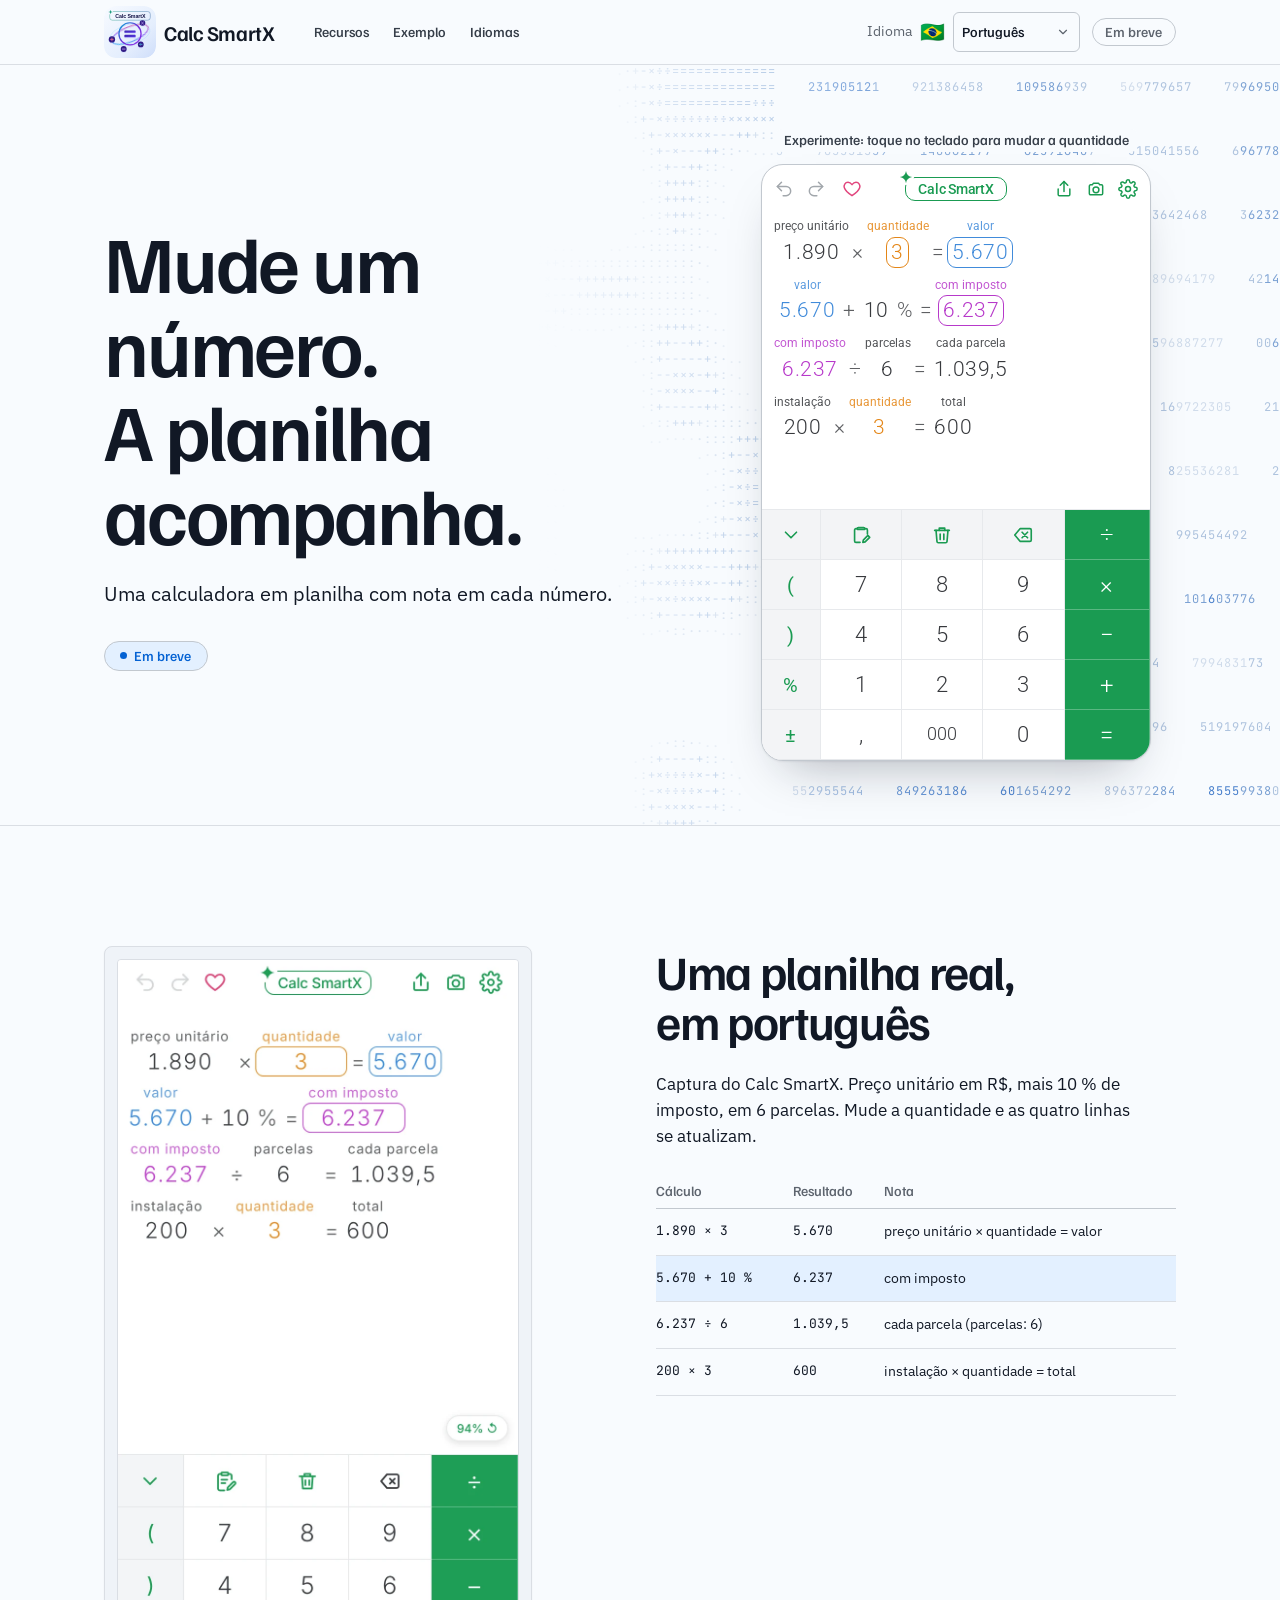
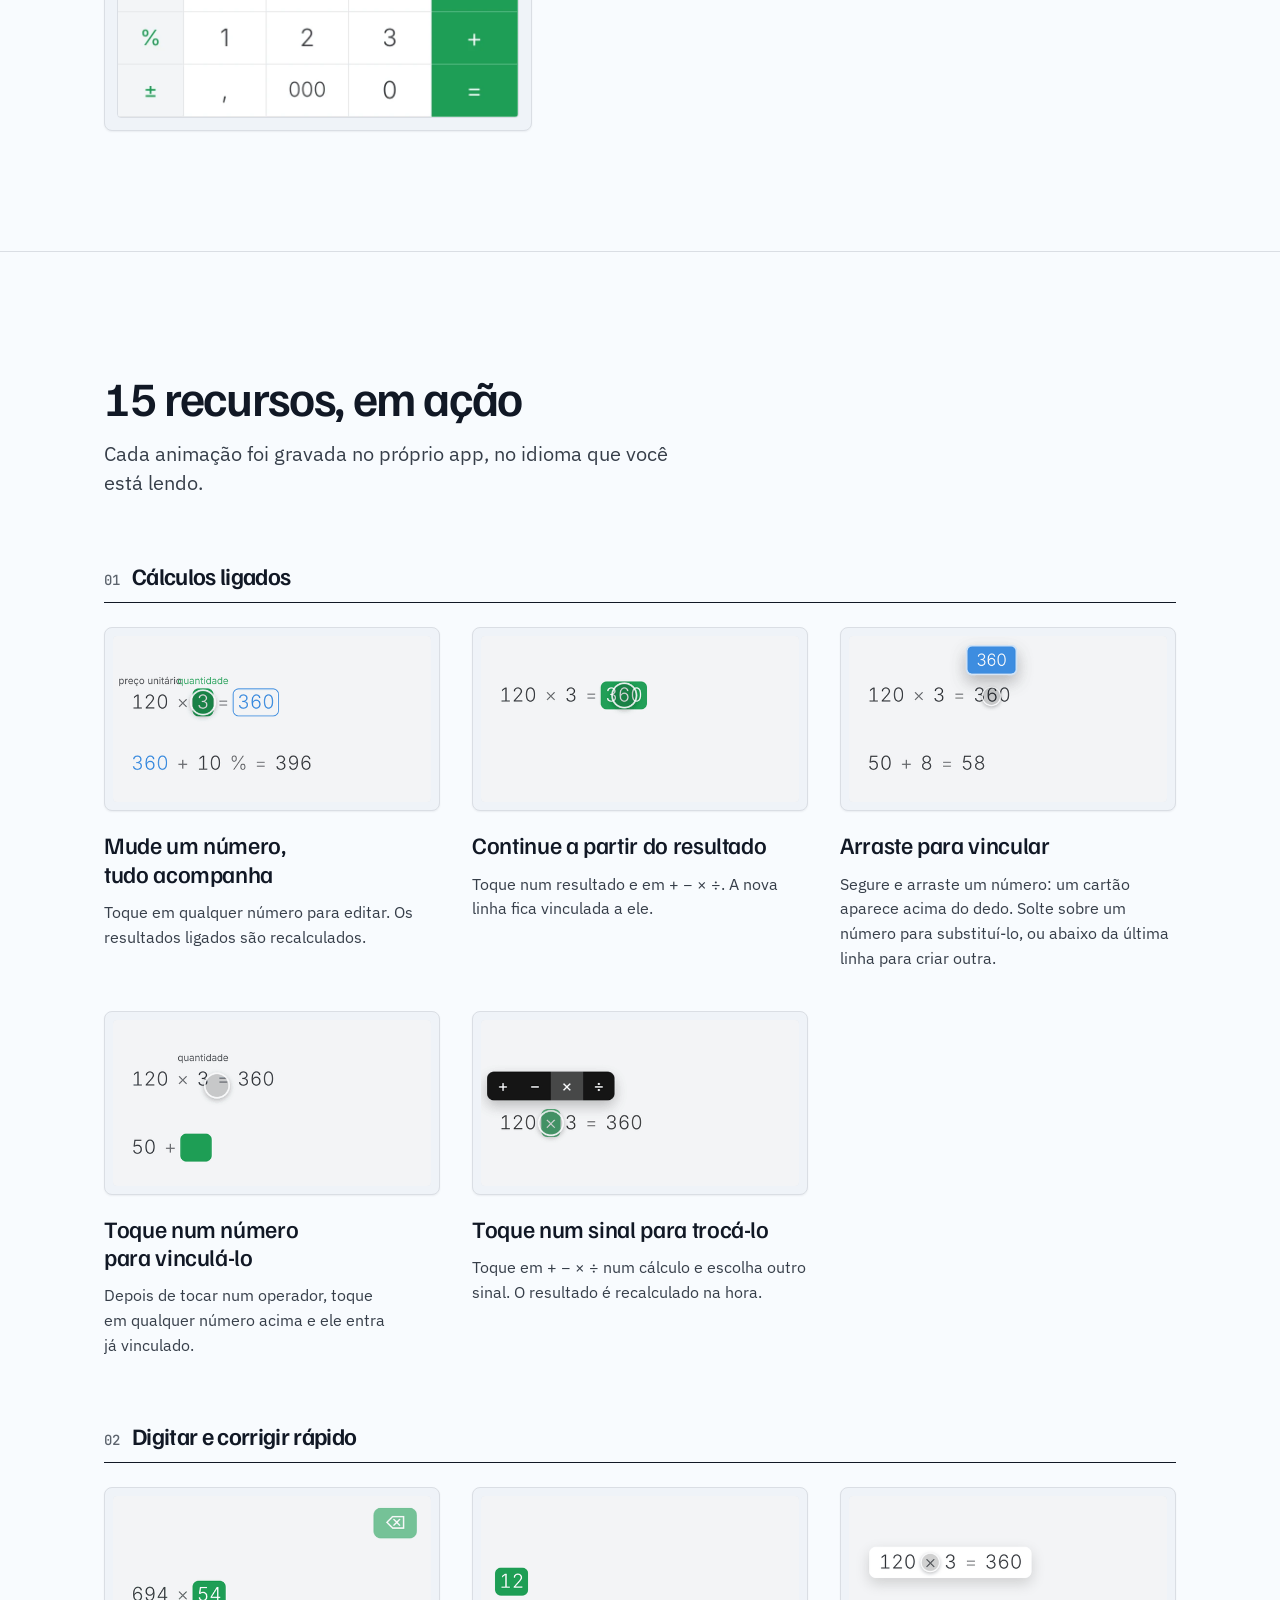
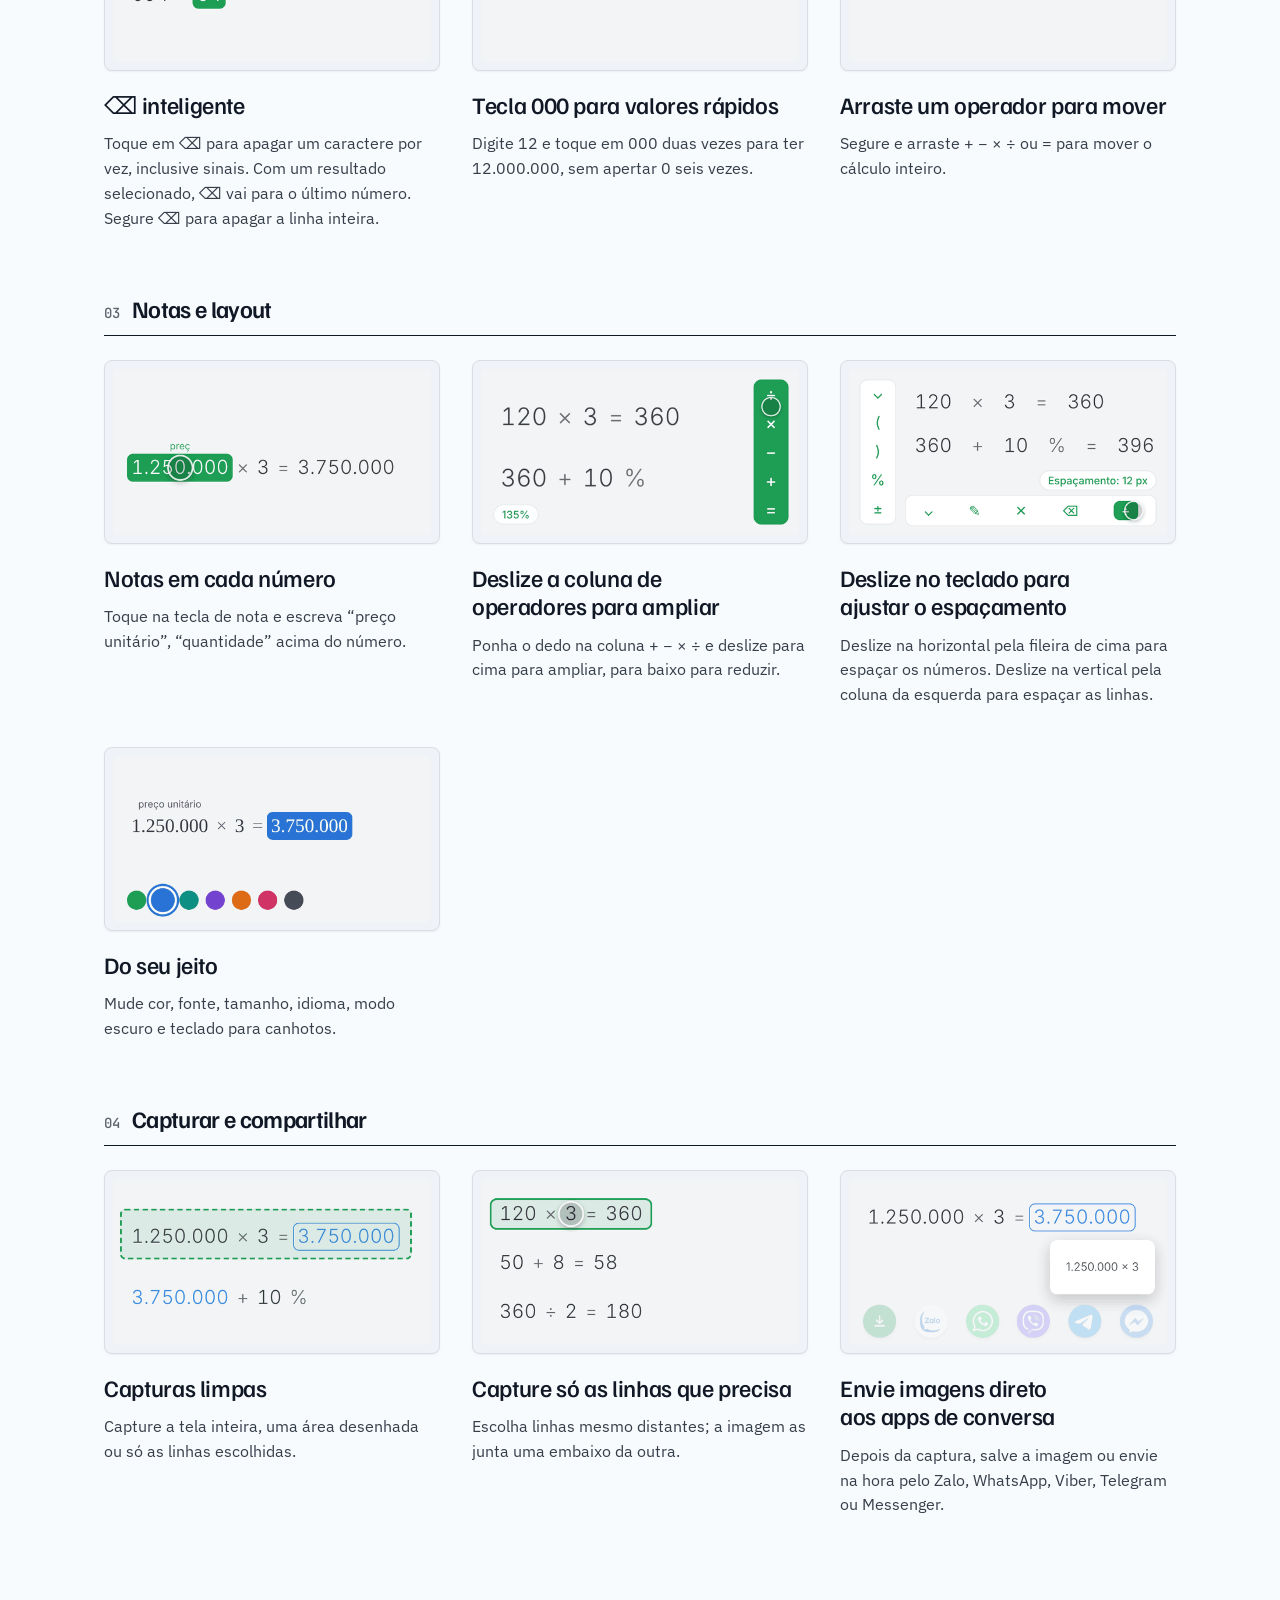
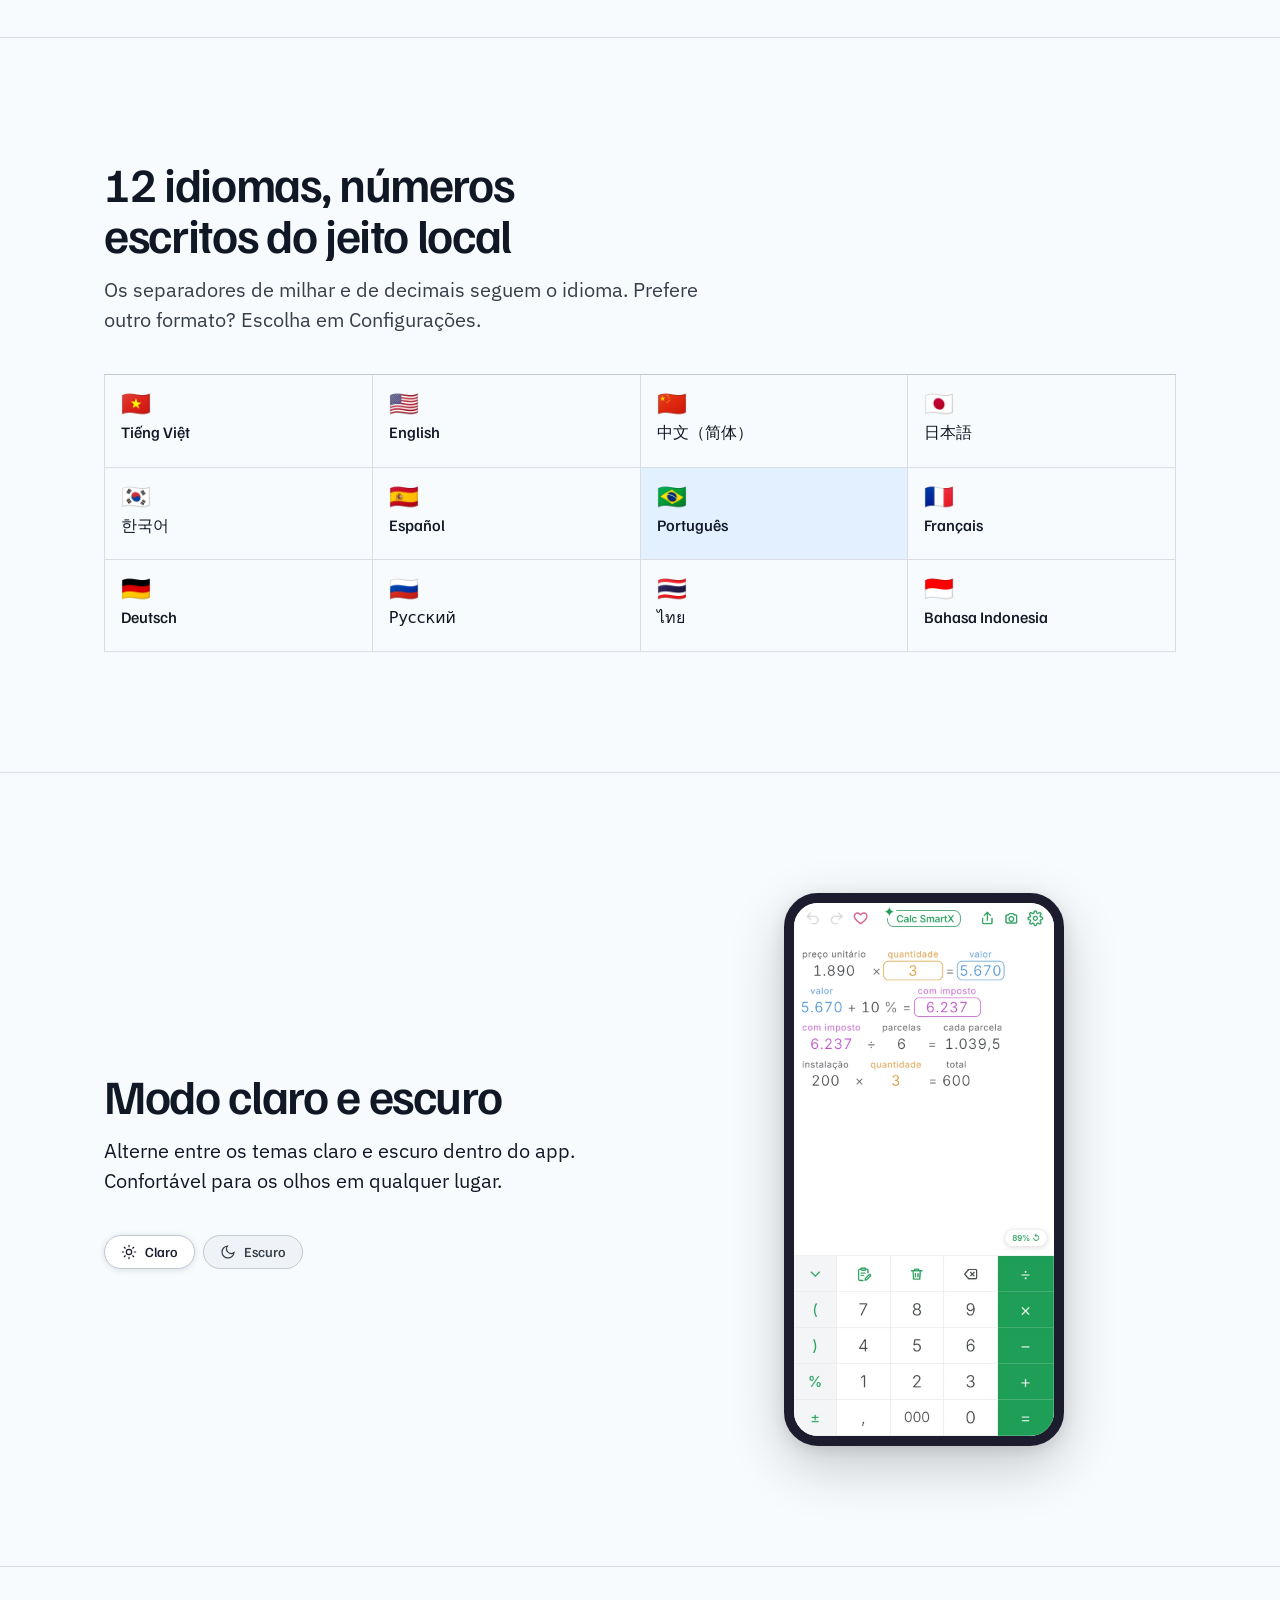
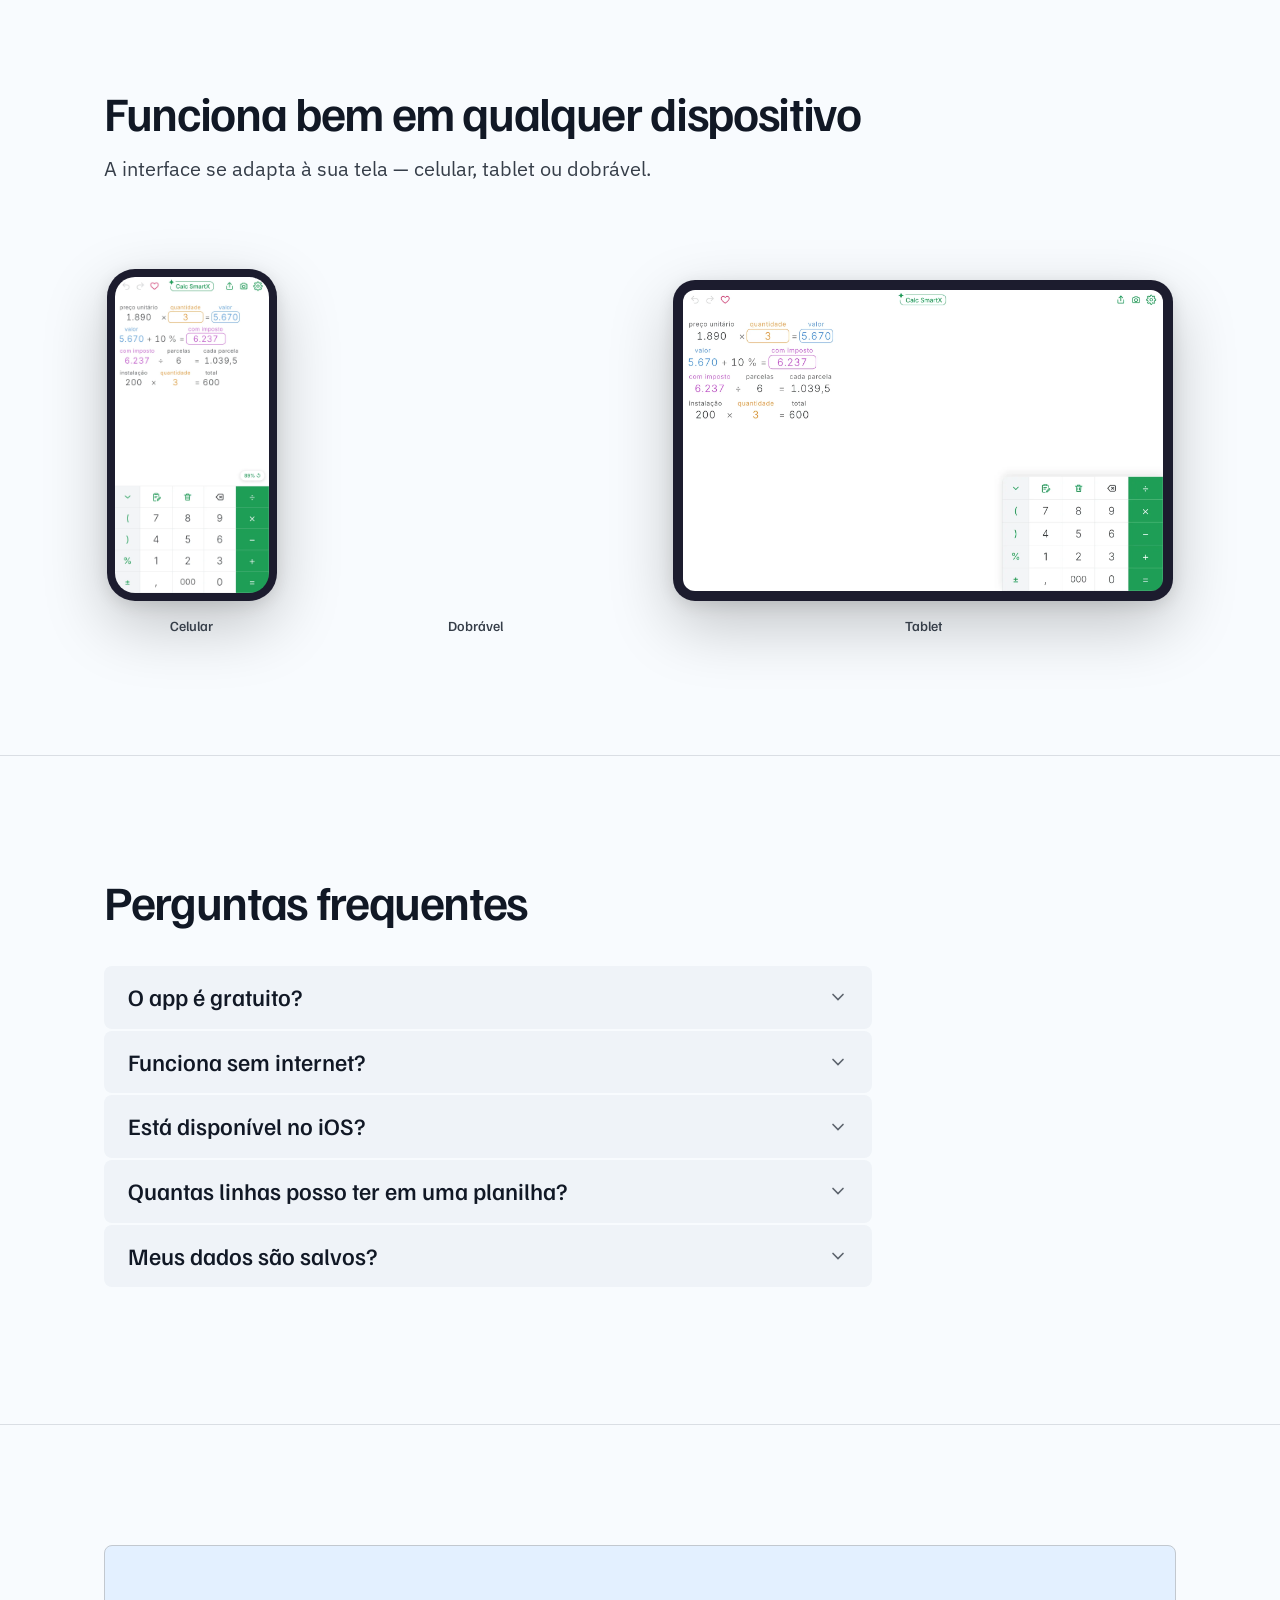
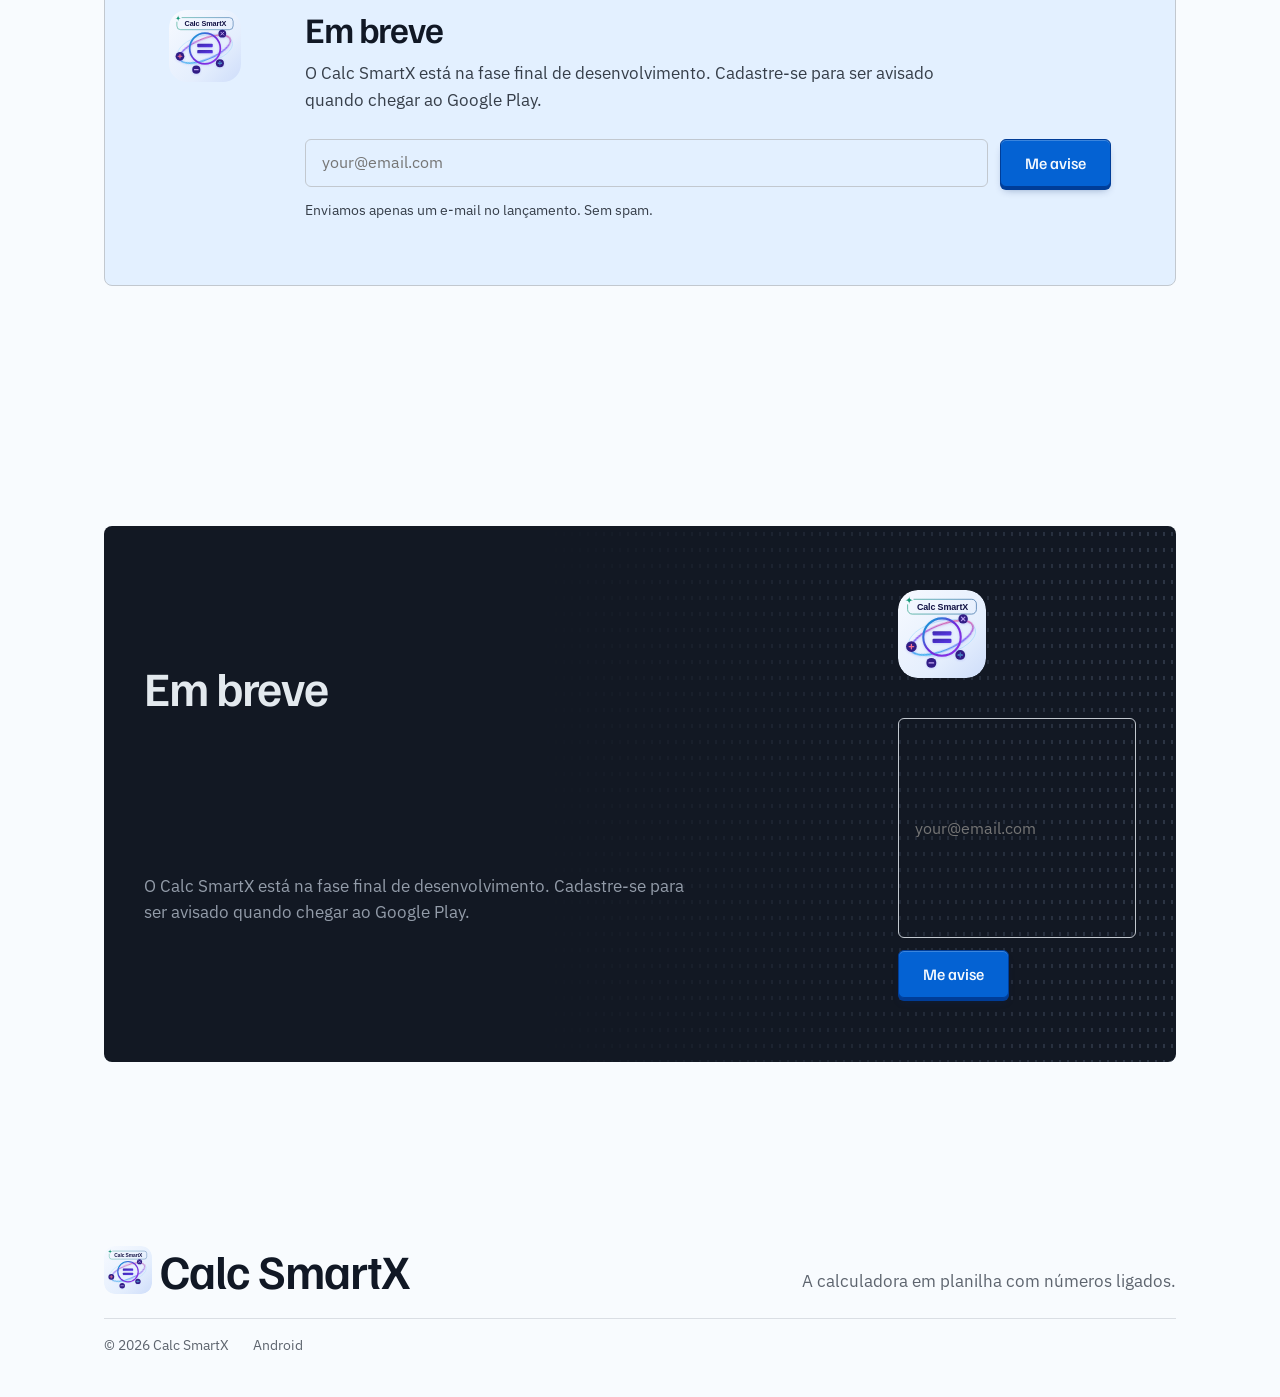
<file: pt/index.html>
<!doctype html>
<html lang="pt" class="no-js">
<head>
<meta charset="utf-8">
<meta name="viewport" content="width=device-width,initial-scale=1">
<title>Calc SmartX: A calculadora em planilha onde os resultados acompanham seus números</title>
<meta name="description" content="Calc SmartX é uma calculadora em forma de planilha: mude um número e todos os resultados ligados são recalculados. Notas em cada número, capturas limpas, 12 idiomas.">
<link rel="canonical" href="https://nghiemtuan882.github.io/calc-smartx-web/pt/">
<link rel="alternate" hreflang="vi" href="https://nghiemtuan882.github.io/calc-smartx-web/">
<link rel="alternate" hreflang="en" href="https://nghiemtuan882.github.io/calc-smartx-web/en/">
<link rel="alternate" hreflang="zh-Hans" href="https://nghiemtuan882.github.io/calc-smartx-web/zh/">
<link rel="alternate" hreflang="ja" href="https://nghiemtuan882.github.io/calc-smartx-web/ja/">
<link rel="alternate" hreflang="ko" href="https://nghiemtuan882.github.io/calc-smartx-web/ko/">
<link rel="alternate" hreflang="es" href="https://nghiemtuan882.github.io/calc-smartx-web/es/">
<link rel="alternate" hreflang="pt" href="https://nghiemtuan882.github.io/calc-smartx-web/pt/">
<link rel="alternate" hreflang="fr" href="https://nghiemtuan882.github.io/calc-smartx-web/fr/">
<link rel="alternate" hreflang="de" href="https://nghiemtuan882.github.io/calc-smartx-web/de/">
<link rel="alternate" hreflang="ru" href="https://nghiemtuan882.github.io/calc-smartx-web/ru/">
<link rel="alternate" hreflang="th" href="https://nghiemtuan882.github.io/calc-smartx-web/th/">
<link rel="alternate" hreflang="id" href="https://nghiemtuan882.github.io/calc-smartx-web/id/">
<link rel="alternate" hreflang="x-default" href="https://nghiemtuan882.github.io/calc-smartx-web/">
<meta property="og:type" content="website">
<meta property="og:title" content="Calc SmartX: A calculadora em planilha onde os resultados acompanham seus números">
<meta property="og:description" content="Calc SmartX é uma calculadora em forma de planilha: mude um número e todos os resultados ligados são recalculados. Notas em cada número, capturas limpas, 12 idiomas.">
<meta property="og:url" content="https://nghiemtuan882.github.io/calc-smartx-web/pt/">
<meta property="og:image" content="https://nghiemtuan882.github.io/calc-smartx-web/static/og.png">
<meta property="og:locale" content="pt">
<meta name="twitter:card" content="summary_large_image">
<meta name="theme-color" content="#f7f9fc">
<link rel="icon" href="../static/logo.svg" type="image/svg+xml">
<link rel="apple-touch-icon" href="../static/apple-touch-icon.png">
<link rel="preconnect" href="https://fonts.googleapis.com">
<link rel="preconnect" href="https://fonts.gstatic.com" crossorigin>
<link href="https://fonts.googleapis.com/css2?family=Familjen+Grotesk:wght@400;500;600&family=Roboto:wght@300;400;500&family=IBM+Plex+Sans:wght@400;500&family=JetBrains+Mono:wght@400;500&display=swap" rel="stylesheet">
<link rel="stylesheet" href="../static/css/site.css">
<script type="application/ld+json">{"@context":"https://schema.org","@type":"MobileApplication","name":"Calc SmartX","operatingSystem":"Android","applicationCategory":"UtilitiesApplication","softwareVersion":"1.2","inLanguage":"pt","description":"Calc SmartX é uma calculadora em forma de planilha: mude um número e todos os resultados ligados são recalculados. Notas em cada número, capturas limpas, 12 idiomas.","url":"https://nghiemtuan882.github.io/calc-smartx-web/pt/","image":"https://nghiemtuan882.github.io/calc-smartx-web/static/logo-512.png"}</script>

</head>
<body>
<div id="splash" aria-hidden="true">
  <div class="splash__ring"><img src="../static/logo.svg" alt="Calc SmartX" width="72" height="72"></div>
  <div class="splash__name">Calc SmartX</div>
  <div class="splash__bar-wrap"><div class="splash__bar"></div></div>
</div>
<a class="skip" href="#main">Pular para o conteúdo</a>
<header class="nav">
  <div class="container nav__in">
    <a class="brand" href="../pt/"><img src="../static/logo.svg" alt="" width="52" height="52">Calc SmartX</a>
    <nav class="nav__links" aria-label="Calc SmartX">
      <a href="#features">Recursos</a>
      <a href="#example">Exemplo</a>
      <a href="#languages">Idiomas</a>
    </nav>
    <div class="nav__end">
      <label class="langsel"><span class="langsel__lbl">Idioma</span><span class="langsel__flag" aria-hidden="true">🇧🇷</span><select id="langsel"><option value="vi" data-href="../">Tiếng Việt</option><option value="en" data-href="../en/">English</option><option value="zh" data-href="../zh/">中文（简体）</option><option value="ja" data-href="../ja/">日本語</option><option value="ko" data-href="../ko/">한국어</option><option value="es" data-href="../es/">Español</option><option value="pt" data-href="../pt/" selected>Português</option><option value="fr" data-href="../fr/">Français</option><option value="de" data-href="../de/">Deutsch</option><option value="ru" data-href="../ru/">Русский</option><option value="th" data-href="../th/">ไทย</option><option value="id" data-href="../id/">Bahasa Indonesia</option></select><svg viewBox="0 0 24 24" fill="none" stroke="currentColor" stroke-width="2" stroke-linecap="round" stroke-linejoin="round" aria-hidden="true"><path d="m6 9 6 6 6-6"/></svg></label>
      <span class="nav__soon">Em breve</span>
    </div>
  </div>
</header>

<main id="main">
  <section class="hero" aria-labelledby="h1">
    <canvas class="field" aria-hidden="true"></canvas>
    <div class="container hero__in">
      <div class="hero__text">
        <h1 id="h1">Mude um número. A planilha acompanha.</h1>
        <p class="lead">Uma calculadora em planilha com nota em cada número.</p>
        <div class="hero__acts"><span class="hero__soon-badge">Em breve</span></div>
      </div>
      <div class="hero__sheet">
        <p class="try" id="try">Experimente: toque no teclado para mudar a quantidade</p>
        <div class="phone" id="sheet" data-ex="{&quot;price&quot;:1890,&quot;qty&quot;:3,&quot;vat&quot;:10,&quot;parts&quot;:6,&quot;fee&quot;:200,&quot;cur&quot;:&quot;R$&quot;,&quot;sep&quot;:&quot;dot&quot;}" role="group" aria-labelledby="try">
          <div class="ph__top" aria-hidden="true">
            <span class="ph__ic"><svg viewBox="0 0 24 24" fill="none" stroke="currentColor" stroke-width="1.8" stroke-linecap="round" stroke-linejoin="round" aria-hidden="true"><path d="M9 14 4 9l5-5"/><path d="M4 9h10.5a5.5 5.5 0 0 1 0 11H11"/></svg><svg viewBox="0 0 24 24" fill="none" stroke="currentColor" stroke-width="1.8" stroke-linecap="round" stroke-linejoin="round" aria-hidden="true"><path d="m15 14 5-5-5-5"/><path d="M20 9H9.5a5.5 5.5 0 0 0 0 11H13"/></svg><svg viewBox="0 0 24 24" fill="none" stroke="currentColor" stroke-width="1.8" stroke-linecap="round" stroke-linejoin="round" aria-hidden="true" class="heart"><path d="M12 20s-7.5-4.6-9.2-9.4C1.7 7.4 3.8 4 7.2 4c2 0 3.5 1.1 4.8 2.8C13.3 5.1 14.8 4 16.8 4c3.4 0 5.5 3.4 4.4 6.6C19.5 15.4 12 20 12 20z"/></svg></span>
            <span class="ph__brand"><svg class="spark" viewBox="0 0 24 24" aria-hidden="true"><path d="M12 1.5C12.7 7.3 16.7 11.3 22.5 12C16.7 12.7 12.7 16.7 12 22.5C11.3 16.7 7.3 12.7 1.5 12C7.3 11.3 11.3 7.3 12 1.5Z" fill="currentColor"/></svg>Calc SmartX</span>
            <span class="ph__ic"><svg viewBox="0 0 24 24" fill="none" stroke="currentColor" stroke-width="1.8" stroke-linecap="round" stroke-linejoin="round" aria-hidden="true"><path d="M12 3v12"/><path d="m7.5 7.5 4.5-4.5 4.5 4.5"/><path d="M5 12v6.5A1.5 1.5 0 0 0 6.5 20h11a1.5 1.5 0 0 0 1.5-1.5V12"/></svg><svg viewBox="0 0 24 24" fill="none" stroke="currentColor" stroke-width="1.8" stroke-linecap="round" stroke-linejoin="round" aria-hidden="true"><path d="M4 8.5A1.5 1.5 0 0 1 5.5 7h2l1.5-2h6l1.5 2h2A1.5 1.5 0 0 1 20 8.5v9a1.5 1.5 0 0 1-1.5 1.5h-13A1.5 1.5 0 0 1 4 17.5z"/><circle cx="12" cy="13" r="3.5"/></svg><svg viewBox="0 0 24 24" fill="none" stroke="currentColor" stroke-width="1.8" stroke-linecap="round" stroke-linejoin="round" aria-hidden="true"><circle cx="12" cy="12" r="3"/><path d="M19.4 15a1.7 1.7 0 0 0 .3 1.8l.1.1a2 2 0 1 1-2.8 2.8l-.1-.1a1.7 1.7 0 0 0-1.8-.3 1.7 1.7 0 0 0-1 1.5V21a2 2 0 1 1-4 0v-.1a1.7 1.7 0 0 0-1.1-1.5 1.7 1.7 0 0 0-1.8.3l-.1.1a2 2 0 1 1-2.8-2.8l.1-.1a1.7 1.7 0 0 0 .3-1.8 1.7 1.7 0 0 0-1.5-1H3a2 2 0 1 1 0-4h.1a1.7 1.7 0 0 0 1.5-1.1 1.7 1.7 0 0 0-.3-1.8l-.1-.1a2 2 0 1 1 2.8-2.8l.1.1a1.7 1.7 0 0 0 1.8.3H9a1.7 1.7 0 0 0 1-1.5V3a2 2 0 1 1 4 0v.1a1.7 1.7 0 0 0 1 1.5 1.7 1.7 0 0 0 1.8-.3l.1-.1a2 2 0 1 1 2.8 2.8l-.1.1a1.7 1.7 0 0 0-.3 1.8V9a1.7 1.7 0 0 0 1.5 1H21a2 2 0 1 1 0 4h-.1a1.7 1.7 0 0 0-1.5 1z"/></svg></span>
          </div>
          <div class="ph__sheet" aria-live="polite">
            <div class="ln"><span class="t"><small>preço unitário</small><b>1.890</b></span><span class="t o"><b>×</b></span><span class="t c3 box"><small>quantidade</small><b data-v="qty">3</b></span><span class="t o"><b>=</b></span><span class="t c1 box"><small>valor</small><b data-v="amount">5.670</b></span></div>
            <div class="ln"><span class="t c1"><small>valor</small><b data-v="amount">5.670</b></span><span class="t o"><b>+</b></span><span class="t"><b>10</b></span><span class="t o"><b>%</b></span><span class="t o"><b>=</b></span><span class="t c2 box"><small>com imposto</small><b data-v="vat">6.237</b></span></div>
            <div class="ln"><span class="t c2"><small>com imposto</small><b data-v="vat">6.237</b></span><span class="t o"><b>÷</b></span><span class="t"><small>parcelas</small><b>6</b></span><span class="t o"><b>=</b></span><span class="t"><small>cada parcela</small><b data-v="each">1.039,5</b></span></div>
            <div class="ln"><span class="t"><small>instalação</small><b>200</b></span><span class="t o"><b>×</b></span><span class="t c3"><small>quantidade</small><b data-v="qty">3</b></span><span class="t o"><b>=</b></span><span class="t"><small>total</small><b data-v="total">600</b></span></div>
          </div>
          <div class="ph__pad"><button type="button" class="k tl" tabindex="-1" aria-hidden="true"><svg viewBox="0 0 24 24" fill="none" stroke="currentColor" stroke-width="1.8" stroke-linecap="round" stroke-linejoin="round" aria-hidden="true"><path d="m6 9 6 6 6-6"/></svg></button><button type="button" class="k tl" tabindex="-1" aria-hidden="true"><svg viewBox="0 0 24 24" fill="none" stroke="currentColor" stroke-width="1.8" stroke-linecap="round" stroke-linejoin="round" aria-hidden="true"><path d="M9 4h6a1 1 0 0 1 1 1v1H8V5a1 1 0 0 1 1-1z"/><path d="M16 5h1.5A1.5 1.5 0 0 1 19 6.5V11M8 5H6.5A1.5 1.5 0 0 0 5 6.5v12A1.5 1.5 0 0 0 6.5 20H11"/><path d="m14 20 .5-2.5 5-5 2 2-5 5z"/></svg></button><button type="button" class="k tl" data-k="clear"><svg viewBox="0 0 24 24" fill="none" stroke="currentColor" stroke-width="1.8" stroke-linecap="round" stroke-linejoin="round" aria-hidden="true"><path d="M4 7h16"/><path d="M10 11v6M14 11v6"/><path d="M5.5 7l1 12a1.5 1.5 0 0 0 1.5 1.4h8a1.5 1.5 0 0 0 1.5-1.4l1-12"/><path d="M9 7V4.5h6V7"/></svg></button><button type="button" class="k tl" data-k="bs"><svg viewBox="0 0 24 24" fill="none" stroke="currentColor" stroke-width="1.8" stroke-linecap="round" stroke-linejoin="round" aria-hidden="true"><path d="M9 5h10.5A1.5 1.5 0 0 1 21 6.5v11a1.5 1.5 0 0 1-1.5 1.5H9l-6-7z"/><path d="m11 9 6 6M17 9l-6 6"/></svg></button><button type="button" class="k op" tabindex="-1" aria-hidden="true">÷</button><button type="button" class="k tl" tabindex="-1" aria-hidden="true">(</button><button type="button" class="k " data-k="7">7</button><button type="button" class="k " data-k="8">8</button><button type="button" class="k " data-k="9">9</button><button type="button" class="k op" tabindex="-1" aria-hidden="true">×</button><button type="button" class="k tl" tabindex="-1" aria-hidden="true">)</button><button type="button" class="k " data-k="4">4</button><button type="button" class="k " data-k="5">5</button><button type="button" class="k " data-k="6">6</button><button type="button" class="k op" tabindex="-1" aria-hidden="true">−</button><button type="button" class="k tl" tabindex="-1" aria-hidden="true">%</button><button type="button" class="k " data-k="1">1</button><button type="button" class="k " data-k="2">2</button><button type="button" class="k " data-k="3">3</button><button type="button" class="k op" tabindex="-1" aria-hidden="true">+</button><button type="button" class="k tl" tabindex="-1" aria-hidden="true">±</button><button type="button" class="k " tabindex="-1" aria-hidden="true">,</button><button type="button" class="k k000" data-k="000">000</button><button type="button" class="k " data-k="0">0</button><button type="button" class="k op" tabindex="-1" aria-hidden="true">=</button></div>
        </div>
      </div>
    </div>
  </section>

  <section class="sec" id="example" aria-labelledby="h-ex">
    <div class="container ex">
      <figure class="ex__shot cut" style="margin:0"><img src="../static/shots/pt.webp" width="824" height="1560" loading="lazy" decoding="async" alt="Calc SmartX mostrando uma planilha de exemplo em português"></figure>
      <div class="ex__body">
        <h2 id="h-ex">Uma planilha real, em português</h2>
        <p>Captura do Calc SmartX. Preço unitário em R$, mais 10 % de imposto, em 6 parcelas. Mude a quantidade e as quatro linhas se atualizam.</p>
        <div class="ledger-wrap">
          <table class="ledger">
            <thead><tr><th scope="col">Cálculo</th><th scope="col">Resultado</th><th scope="col">Nota</th></tr></thead>
            <tbody><tr><td class="m">1.890 × 3</td><td class="m">5.670</td><td>preço unitário × quantidade = valor</td></tr><tr class="hit"><td class="m">5.670 + 10 %</td><td class="m">6.237</td><td>com imposto</td></tr><tr><td class="m">6.237 ÷ 6</td><td class="m">1.039,5</td><td>cada parcela (parcelas: 6)</td></tr><tr><td class="m">200 × 3</td><td class="m">600</td><td>instalação × quantidade = total</td></tr></tbody>
          </table>
        </div>
      </div>
    </div>
  </section>

  <section class="sec" id="features" aria-labelledby="h-feat">
    <div class="container">
      <div class="sec__head">
        <h2 id="h-feat">15 recursos, em ação</h2>
        <p class="lead">Cada animação foi gravada no próprio app, no idioma que você está lendo.</p>
      </div>
      
      <div class="grp">
        <div class="grp__h"><span aria-hidden="true">01</span><h3>Cálculos ligados</h3></div>
        <ul class="feats">
          <li class="feat">
            <div class="feat__clip cut"><img src="../static/gif/pt-f1.gif" width="546" height="285" loading="lazy" decoding="async" alt="Mude um número, tudo acompanha"></div>
            <h4>Mude um número, tudo acompanha</h4>
            <p>Toque em qualquer número para editar. Os resultados ligados são recalculados.</p>
          </li>
          <li class="feat">
            <div class="feat__clip cut"><img src="../static/gif/pt-f2.gif" width="546" height="285" loading="lazy" decoding="async" alt="Continue a partir do resultado"></div>
            <h4>Continue a partir do resultado</h4>
            <p>Toque num resultado e em + − × ÷. A nova linha fica vinculada a ele.</p>
          </li>
          <li class="feat">
            <div class="feat__clip cut"><img src="../static/gif/pt-f3.gif" width="546" height="285" loading="lazy" decoding="async" alt="Arraste para vincular"></div>
            <h4>Arraste para vincular</h4>
            <p>Segure e arraste um número: um cartão aparece acima do dedo. Solte sobre um número para substituí-lo, ou abaixo da última linha para criar outra.</p>
          </li>
          <li class="feat">
            <div class="feat__clip cut"><img src="../static/gif/pt-f7.gif" width="546" height="285" loading="lazy" decoding="async" alt="Toque num número para vinculá-lo"></div>
            <h4>Toque num número para vinculá-lo</h4>
            <p>Depois de tocar num operador, toque em qualquer número acima e ele entra já vinculado.</p>
          </li>
          <li class="feat">
            <div class="feat__clip cut"><img src="../static/gif/pt-f11.gif" width="546" height="285" loading="lazy" decoding="async" alt="Toque num sinal para trocá-lo"></div>
            <h4>Toque num sinal para trocá-lo</h4>
            <p>Toque em + − × ÷ num cálculo e escolha outro sinal. O resultado é recalculado na hora.</p>
          </li>
        </ul>
      </div>
      <div class="grp">
        <div class="grp__h"><span aria-hidden="true">02</span><h3>Digitar e corrigir rápido</h3></div>
        <ul class="feats">
          <li class="feat">
            <div class="feat__clip cut"><img src="../static/gif/pt-f12.gif" width="546" height="285" loading="lazy" decoding="async" alt="⌫ inteligente"></div>
            <h4>⌫ inteligente</h4>
            <p>Toque em ⌫ para apagar um caractere por vez, inclusive sinais. Com um resultado selecionado, ⌫ vai para o último número. Segure ⌫ para apagar a linha inteira.</p>
          </li>
          <li class="feat">
            <div class="feat__clip cut"><img src="../static/gif/pt-f13.gif" width="546" height="285" loading="lazy" decoding="async" alt="Tecla 000 para valores rápidos"></div>
            <h4>Tecla 000 para valores rápidos</h4>
            <p>Digite 12 e toque em 000 duas vezes para ter 12.000.000, sem apertar 0 seis vezes.</p>
          </li>
          <li class="feat">
            <div class="feat__clip cut"><img src="../static/gif/pt-f9.gif" width="546" height="285" loading="lazy" decoding="async" alt="Arraste um operador para mover"></div>
            <h4>Arraste um operador para mover</h4>
            <p>Segure e arraste + − × ÷ ou = para mover o cálculo inteiro.</p>
          </li>
        </ul>
      </div>
      <div class="grp">
        <div class="grp__h"><span aria-hidden="true">03</span><h3>Notas e layout</h3></div>
        <ul class="feats">
          <li class="feat">
            <div class="feat__clip cut"><img src="../static/gif/pt-f4.gif" width="546" height="285" loading="lazy" decoding="async" alt="Notas em cada número"></div>
            <h4>Notas em cada número</h4>
            <p>Toque na tecla de nota e escreva “preço unitário”, “quantidade” acima do número.</p>
          </li>
          <li class="feat">
            <div class="feat__clip cut"><img src="../static/gif/pt-f10.gif" width="546" height="285" loading="lazy" decoding="async" alt="Deslize a coluna de operadores para ampliar"></div>
            <h4>Deslize a coluna de operadores para ampliar</h4>
            <p>Ponha o dedo na coluna + − × ÷ e deslize para cima para ampliar, para baixo para reduzir.</p>
          </li>
          <li class="feat">
            <div class="feat__clip cut"><img src="../static/gif/pt-f14.gif" width="546" height="285" loading="lazy" decoding="async" alt="Deslize no teclado para ajustar o espaçamento"></div>
            <h4>Deslize no teclado para ajustar o espaçamento</h4>
            <p>Deslize na horizontal pela fileira de cima para espaçar os números. Deslize na vertical pela coluna da esquerda para espaçar as linhas.</p>
          </li>
          <li class="feat">
            <div class="feat__clip cut"><img src="../static/gif/pt-f6.gif" width="546" height="285" loading="lazy" decoding="async" alt="Do seu jeito"></div>
            <h4>Do seu jeito</h4>
            <p>Mude cor, fonte, tamanho, idioma, modo escuro e teclado para canhotos.</p>
          </li>
        </ul>
      </div>
      <div class="grp">
        <div class="grp__h"><span aria-hidden="true">04</span><h3>Capturar e compartilhar</h3></div>
        <ul class="feats">
          <li class="feat">
            <div class="feat__clip cut"><img src="../static/gif/pt-f5.gif" width="546" height="285" loading="lazy" decoding="async" alt="Capturas limpas"></div>
            <h4>Capturas limpas</h4>
            <p>Capture a tela inteira, uma área desenhada ou só as linhas escolhidas.</p>
          </li>
          <li class="feat">
            <div class="feat__clip cut"><img src="../static/gif/pt-f8.gif" width="546" height="285" loading="lazy" decoding="async" alt="Capture só as linhas que precisa"></div>
            <h4>Capture só as linhas que precisa</h4>
            <p>Escolha linhas mesmo distantes; a imagem as junta uma embaixo da outra.</p>
          </li>
          <li class="feat">
            <div class="feat__clip cut"><img src="../static/gif/pt-f15.gif" width="546" height="285" loading="lazy" decoding="async" alt="Envie imagens direto aos apps de conversa"></div>
            <h4>Envie imagens direto aos apps de conversa</h4>
            <p>Depois da captura, salve a imagem ou envie na hora pelo Zalo, WhatsApp, Viber, Telegram ou Messenger.</p>
          </li>
        </ul>
      </div>
    </div>
  </section>

  <section class="sec" id="languages" aria-labelledby="h-lang">
    <div class="container">
      <div class="sec__head">
        <h2 id="h-lang">12 idiomas, números escritos do jeito local</h2>
        <p class="lead">Os separadores de milhar e de decimais seguem o idioma. Prefere outro formato? Escolha em Configurações.</p>
      </div>
      <ul class="langs"><li><a href="../" hreflang="vi" lang="vi" data-lang="vi"><span class="flag" aria-hidden="true">🇻🇳</span><strong>Tiếng Việt</strong></a></li><li><a href="../en/" hreflang="en" lang="en" data-lang="en"><span class="flag" aria-hidden="true">🇺🇸</span><strong>English</strong></a></li><li><a href="../zh/" hreflang="zh-Hans" lang="zh-Hans" data-lang="zh"><span class="flag" aria-hidden="true">🇨🇳</span><strong>中文（简体）</strong></a></li><li><a href="../ja/" hreflang="ja" lang="ja" data-lang="ja"><span class="flag" aria-hidden="true">🇯🇵</span><strong>日本語</strong></a></li><li><a href="../ko/" hreflang="ko" lang="ko" data-lang="ko"><span class="flag" aria-hidden="true">🇰🇷</span><strong>한국어</strong></a></li><li><a href="../es/" hreflang="es" lang="es" data-lang="es"><span class="flag" aria-hidden="true">🇪🇸</span><strong>Español</strong></a></li><li><a href="../pt/" hreflang="pt" lang="pt" data-lang="pt" aria-current="page"><span class="flag" aria-hidden="true">🇧🇷</span><strong>Português</strong></a></li><li><a href="../fr/" hreflang="fr" lang="fr" data-lang="fr"><span class="flag" aria-hidden="true">🇫🇷</span><strong>Français</strong></a></li><li><a href="../de/" hreflang="de" lang="de" data-lang="de"><span class="flag" aria-hidden="true">🇩🇪</span><strong>Deutsch</strong></a></li><li><a href="../ru/" hreflang="ru" lang="ru" data-lang="ru"><span class="flag" aria-hidden="true">🇷🇺</span><strong>Русский</strong></a></li><li><a href="../th/" hreflang="th" lang="th" data-lang="th"><span class="flag" aria-hidden="true">🇹🇭</span><strong>ไทย</strong></a></li><li><a href="../id/" hreflang="id" lang="id" data-lang="id"><span class="flag" aria-hidden="true">🇮🇩</span><strong>Bahasa Indonesia</strong></a></li></ul>
    </div>
  </section>

  <section class="sec theme-sec" id="themes" aria-labelledby="h-themes">
    <div class="container">
      <div class="theme-layout">
        <div class="theme-text">
          <h2 id="h-themes">Modo claro e escuro</h2>
          <p class="lead">Alterne entre os temas claro e escuro dentro do app. Confortável para os olhos em qualquer lugar.</p>
          <div class="theme-toggle" role="group">
            <button class="theme-btn theme-btn--light is-active" data-theme="light">
              <svg viewBox="0 0 24 24" fill="none" stroke="currentColor" stroke-width="1.8" stroke-linecap="round" aria-hidden="true"><circle cx="12" cy="12" r="4"/><path d="M12 2v2M12 20v2M4.93 4.93l1.41 1.41M17.66 17.66l1.41 1.41M2 12h2M20 12h2M6.34 17.66l-1.41 1.41M19.07 4.93l-1.41 1.41"/></svg>
              Claro
            </button>
            <button class="theme-btn theme-btn--dark" data-theme="dark">
              <svg viewBox="0 0 24 24" fill="none" stroke="currentColor" stroke-width="1.8" stroke-linecap="round" aria-hidden="true"><path d="M21 12.79A9 9 0 1 1 11.21 3 7 7 0 0 0 21 12.79z"/></svg>
              Escuro
            </button>
          </div>
        </div>
        <div class="theme-preview">
          <div class="theme-mockup" id="theme-mockup" data-active="light">
            <img class="tm-light" src="../static/shots/ui/pt-light.webp" width="780" height="1600" loading="lazy" decoding="async" alt="Claro – Calc SmartX">
            <img class="tm-dark" src="../static/shots/ui/pt-dark.webp" width="780" height="1600" loading="lazy" decoding="async" alt="Escuro – Calc SmartX">
          </div>
        </div>
      </div>
    </div>
  </section>

  <section class="sec device-sec" id="devices" aria-labelledby="h-devices">
    <div class="container">
      <div class="sec__head">
        <h2 id="h-devices">Funciona bem em qualquer dispositivo</h2>
        <p class="lead">A interface se adapta à sua tela — celular, tablet ou dobrável.</p>
      </div>
      <div class="devices">
        <figure class="dev dev-phone">
          <div class="dev-shell"><img class="dev-img" src="../static/shots/ui/pt-light.webp" width="780" height="1600" loading="lazy" decoding="async" alt="Celular – Calc SmartX"></div>
          <figcaption>Celular</figcaption>
        </figure>
        <figure class="dev dev-fold">
          <button type="button" class="fold is-closed" id="fold" aria-label="Dobrável">
            <span class="fold__half fold__right"><img src="../static/shots/ui/pt-fold-open.webp" width="1500" height="1664" loading="lazy" decoding="async" alt="Dobrável – Calc SmartX"></span>
            <span class="fold__flap">
              <span class="fold__face fold__front"><img src="../static/shots/ui/pt-fold-open.webp" width="1500" height="1664" loading="lazy" decoding="async" alt=""></span>
              <span class="fold__face fold__back"><img src="../static/shots/ui/pt-fold-cover.webp" width="824" height="1920" loading="lazy" decoding="async" alt=""></span>
            </span>
          </button>
          <figcaption>Dobrável</figcaption>
        </figure>
        <figure class="dev dev-tablet">
          <div class="dev-shell"><img class="dev-img" src="../static/shots/ui/pt-tablet.webp" width="1707" height="1068" loading="lazy" decoding="async" alt="Tablet – Calc SmartX"></div>
          <figcaption>Tablet</figcaption>
        </figure>
      </div>
    </div>
  </section>

  <section class="sec faq-sec" id="faq" aria-labelledby="h-faq">
    <div class="container">
      <div class="sec__head">
        <h2 id="h-faq">Perguntas frequentes</h2>
      </div>
      <dl class="faq">
        <div class="faq__item">
          <dt><button class="faq__q" aria-expanded="false">O app é gratuito?<svg viewBox="0 0 24 24" fill="none" stroke="currentColor" stroke-width="2" stroke-linecap="round" aria-hidden="true"><path d="m6 9 6 6 6-6"/></svg></button></dt>
          <dd class="faq__a" hidden>Calc SmartX é completamente gratuito, sem anúncios e sem compras no app.</dd>
        </div>
        <div class="faq__item">
          <dt><button class="faq__q" aria-expanded="false">Funciona sem internet?<svg viewBox="0 0 24 24" fill="none" stroke="currentColor" stroke-width="2" stroke-linecap="round" aria-hidden="true"><path d="m6 9 6 6 6-6"/></svg></button></dt>
          <dd class="faq__a" hidden>Sim. Todos os cálculos são feitos no seu dispositivo, sem necessidade de conexão.</dd>
        </div>
        <div class="faq__item">
          <dt><button class="faq__q" aria-expanded="false">Está disponível no iOS?<svg viewBox="0 0 24 24" fill="none" stroke="currentColor" stroke-width="2" stroke-linecap="round" aria-hidden="true"><path d="m6 9 6 6 6-6"/></svg></button></dt>
          <dd class="faq__a" hidden>Atualmente o Calc SmartX está disponível no Android. A versão para iOS está nos planos.</dd>
        </div>
        <div class="faq__item">
          <dt><button class="faq__q" aria-expanded="false">Quantas linhas posso ter em uma planilha?<svg viewBox="0 0 24 24" fill="none" stroke="currentColor" stroke-width="2" stroke-linecap="round" aria-hidden="true"><path d="m6 9 6 6 6-6"/></svg></button></dt>
          <dd class="faq__a" hidden>Sem limite de linhas. A planilha pode ter o tamanho que você precisar.</dd>
        </div>
        <div class="faq__item">
          <dt><button class="faq__q" aria-expanded="false">Meus dados são salvos?<svg viewBox="0 0 24 24" fill="none" stroke="currentColor" stroke-width="2" stroke-linecap="round" aria-hidden="true"><path d="m6 9 6 6 6-6"/></svg></button></dt>
          <dd class="faq__a" hidden>Os dados ficam armazenados localmente no seu dispositivo e nunca são enviados a nenhum servidor.</dd>
        </div>
      </dl>
    </div>
  </section>

  <section class="soon-sec" id="soon" aria-labelledby="h-soon">
    <div class="container">
      <div class="soon__panel">
        <div class="soon__icon"><img src="../static/logo.svg" alt="" width="72" height="72"></div>
        <div class="soon__body">
          <h2 id="h-soon">Em breve</h2>
          <p>O Calc SmartX está na fase final de desenvolvimento. Cadastre-se para ser avisado quando chegar ao Google Play.</p>
          <form class="soon__form" action="https://formspree.io/f/xvgrzojn" method="POST" novalidate>
            <input type="email" name="email" required placeholder="your@email.com" autocomplete="email">
            <button type="submit" class="key key--primary">Me avise</button>
          </form>
          <p class="soon__note">Enviamos apenas um e-mail no lançamento. Sem spam.</p>
        </div>
      </div>
    </div>
  </section>

  <section class="dl" aria-labelledby="h-dl">
    <div class="container">
      <div class="dl__panel">
        <div class="gfield" aria-hidden="true"></div>
        <h2 id="h-dl">Em breve</h2>
        <p>O Calc SmartX está na fase final de desenvolvimento. Cadastre-se para ser avisado quando chegar ao Google Play.</p>
        <div class="dl__act"><img src="../static/logo.svg" alt="" width="88" height="88">
          <form class="soon__form soon__form--inline" action="https://formspree.io/f/xvgrzojn" method="POST" novalidate>
            <input type="email" name="email" required placeholder="your@email.com" autocomplete="email">
            <button type="submit" class="key key--primary">Me avise</button>
          </form>
        </div>
      </div>
    </div>
  </section>
</main>

<footer class="foot">
  <div class="container">
    <div class="foot__mast">
      <a class="brand" href="../pt/"><img src="../static/logo.svg" alt="" width="48" height="48">Calc SmartX</a>
      <p>A calculadora em planilha com números ligados.</p>
    </div>
    <div class="foot__row">
      <span>© 2026 Calc SmartX</span>
      <span>Android</span>
    </div>
  </div>
</footer>
<script src="../static/js/site.js" defer></script>
</body>
</html>
</file>
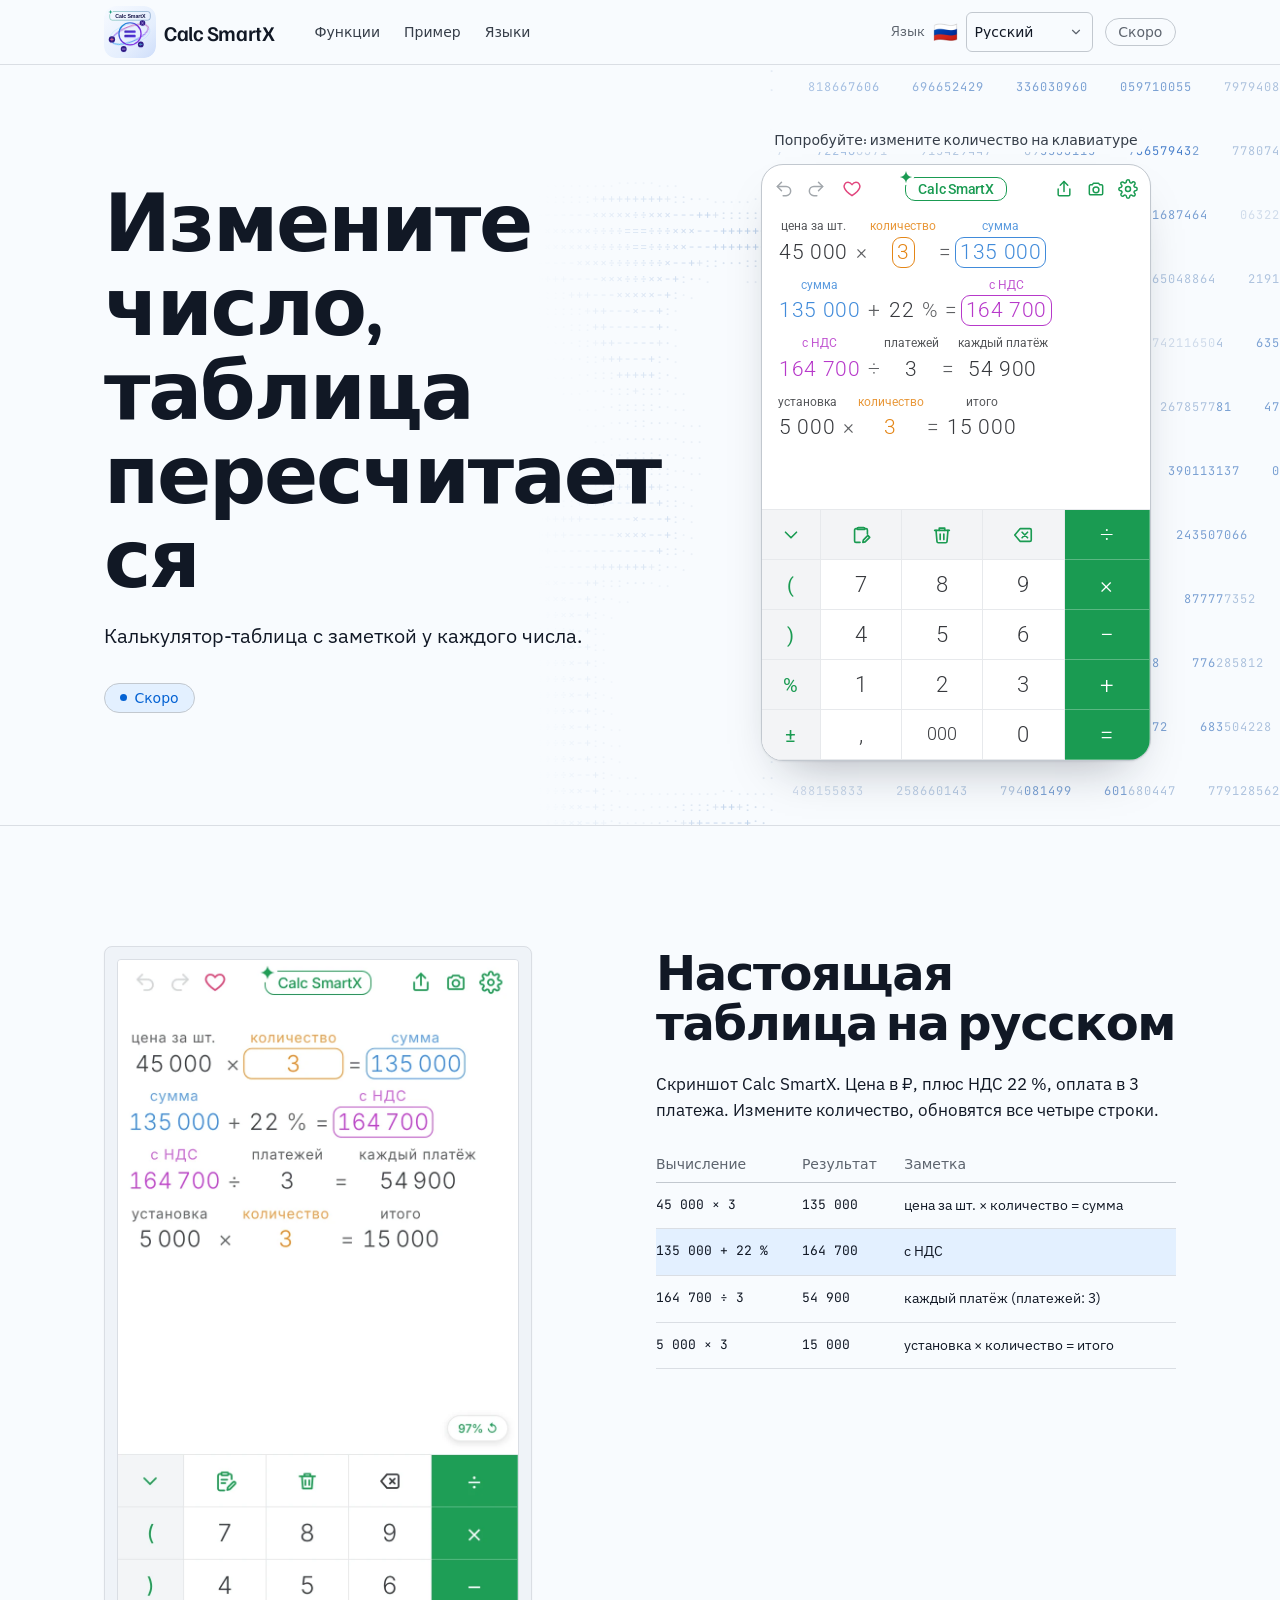
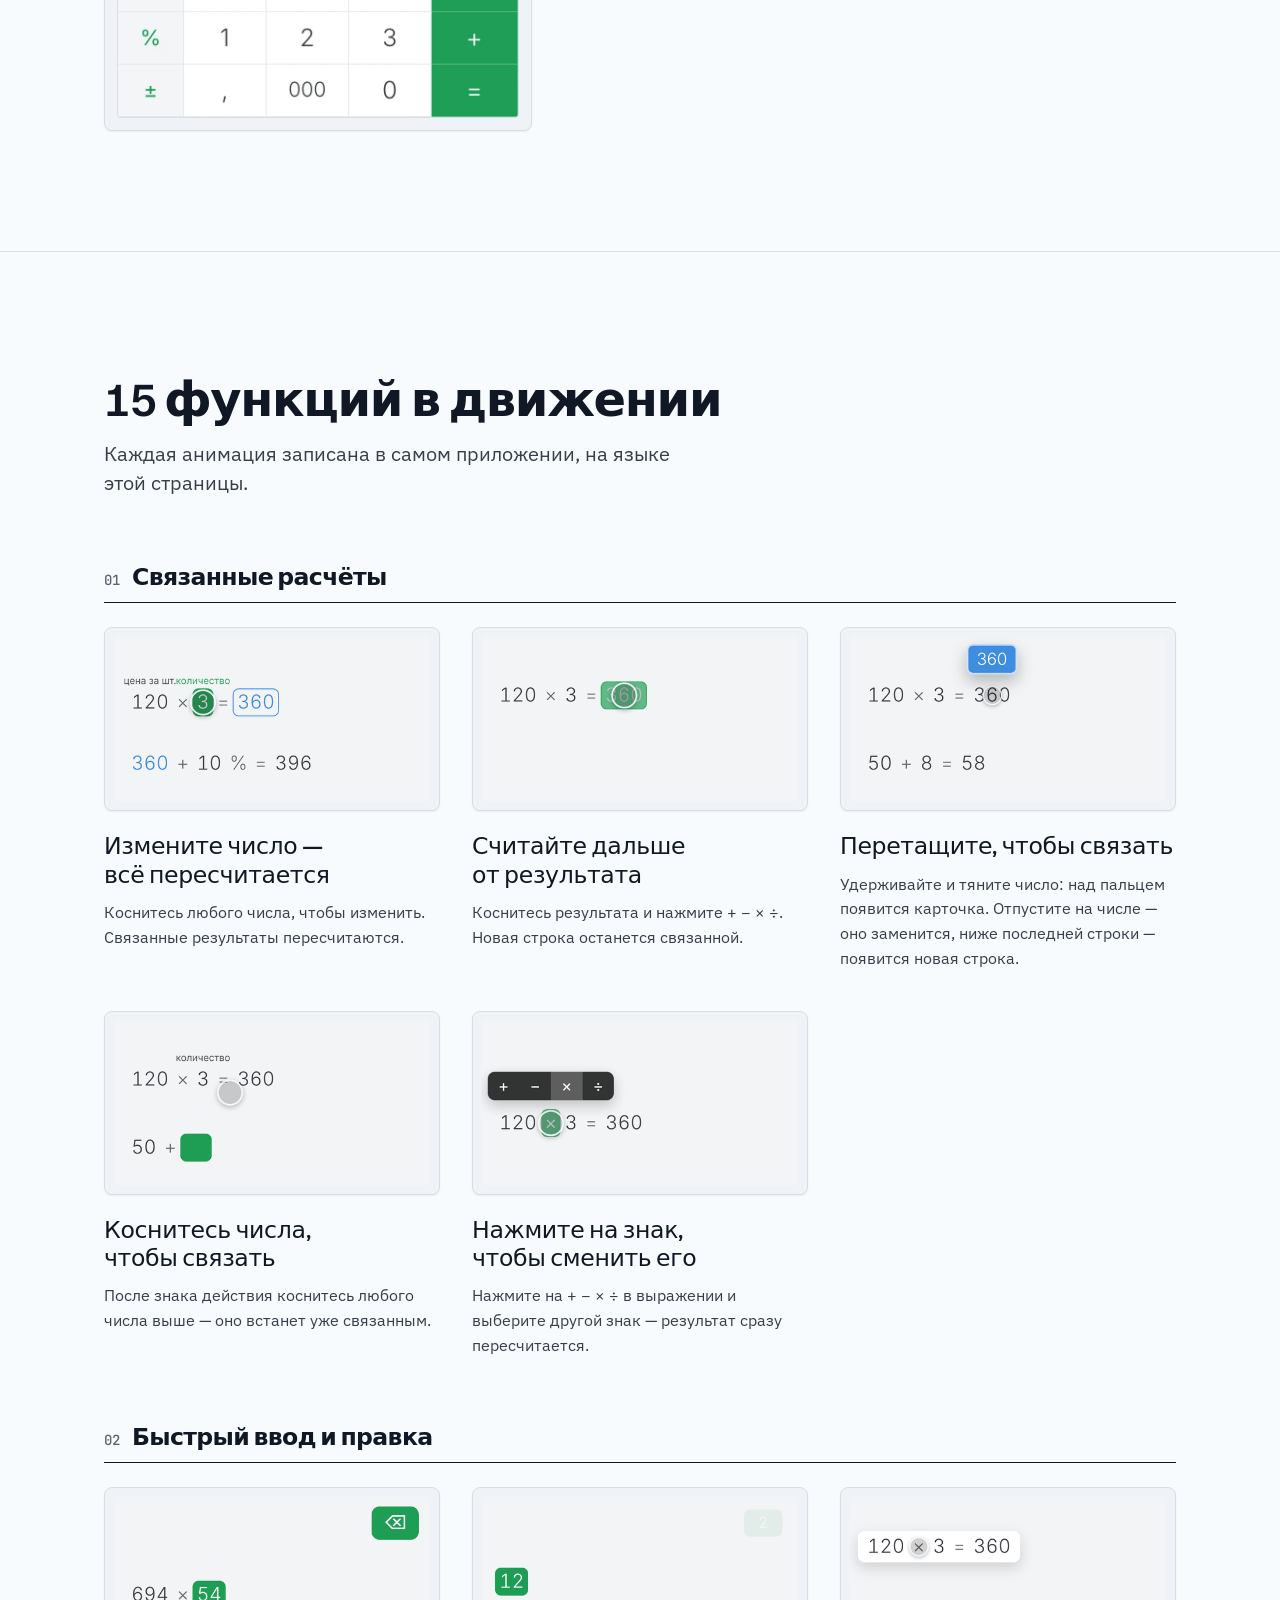
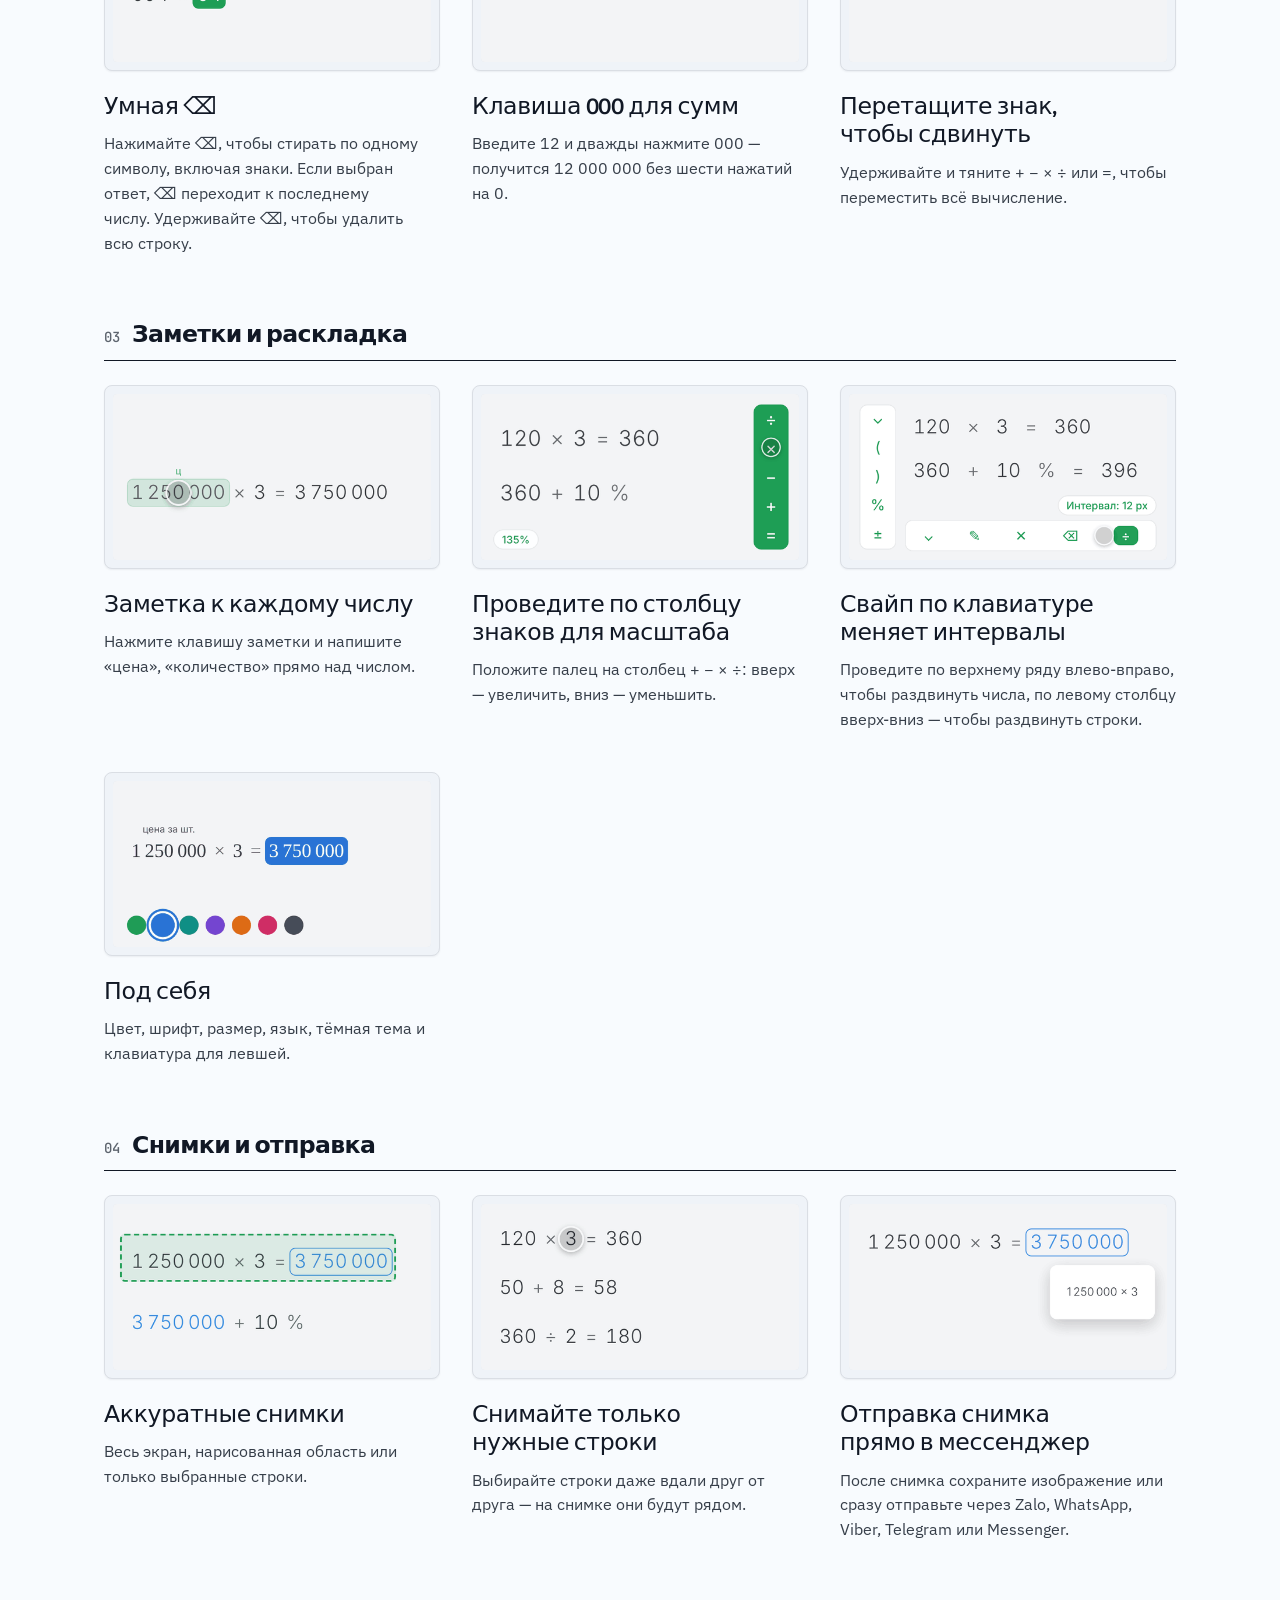
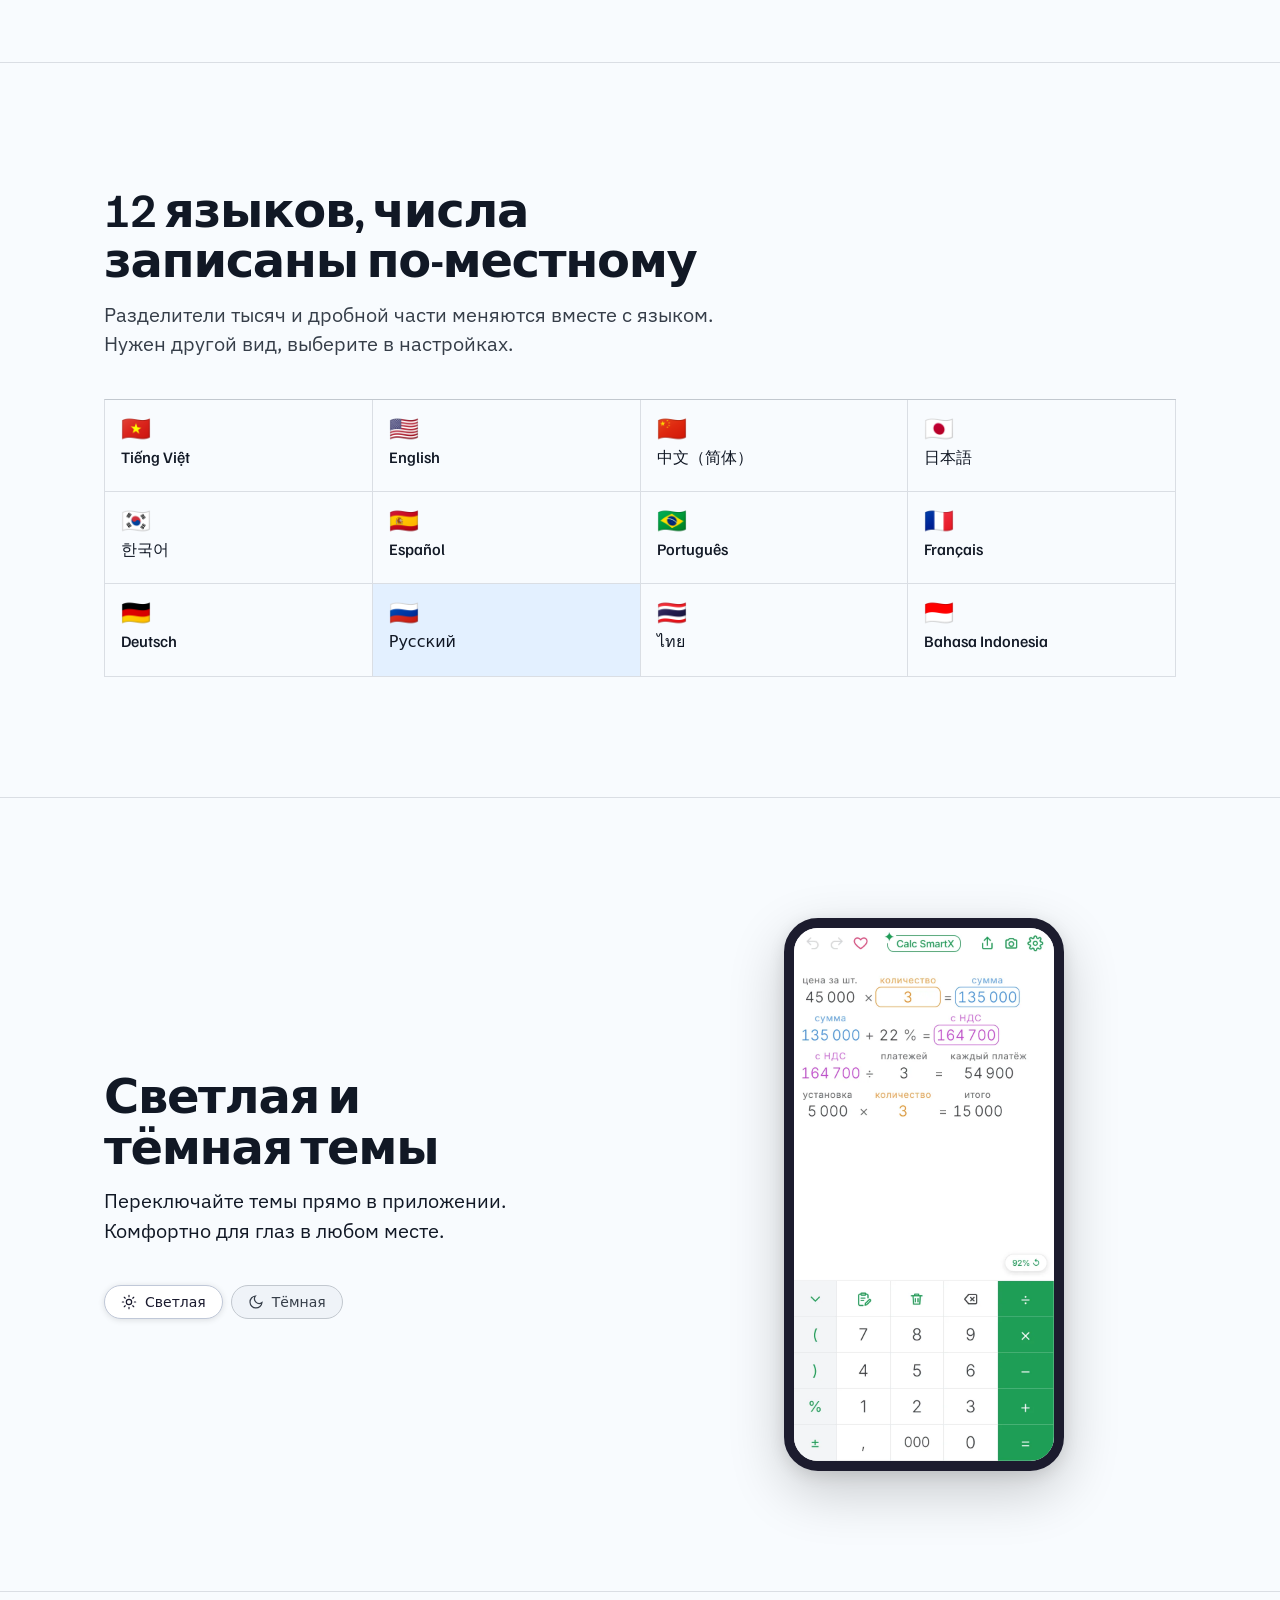
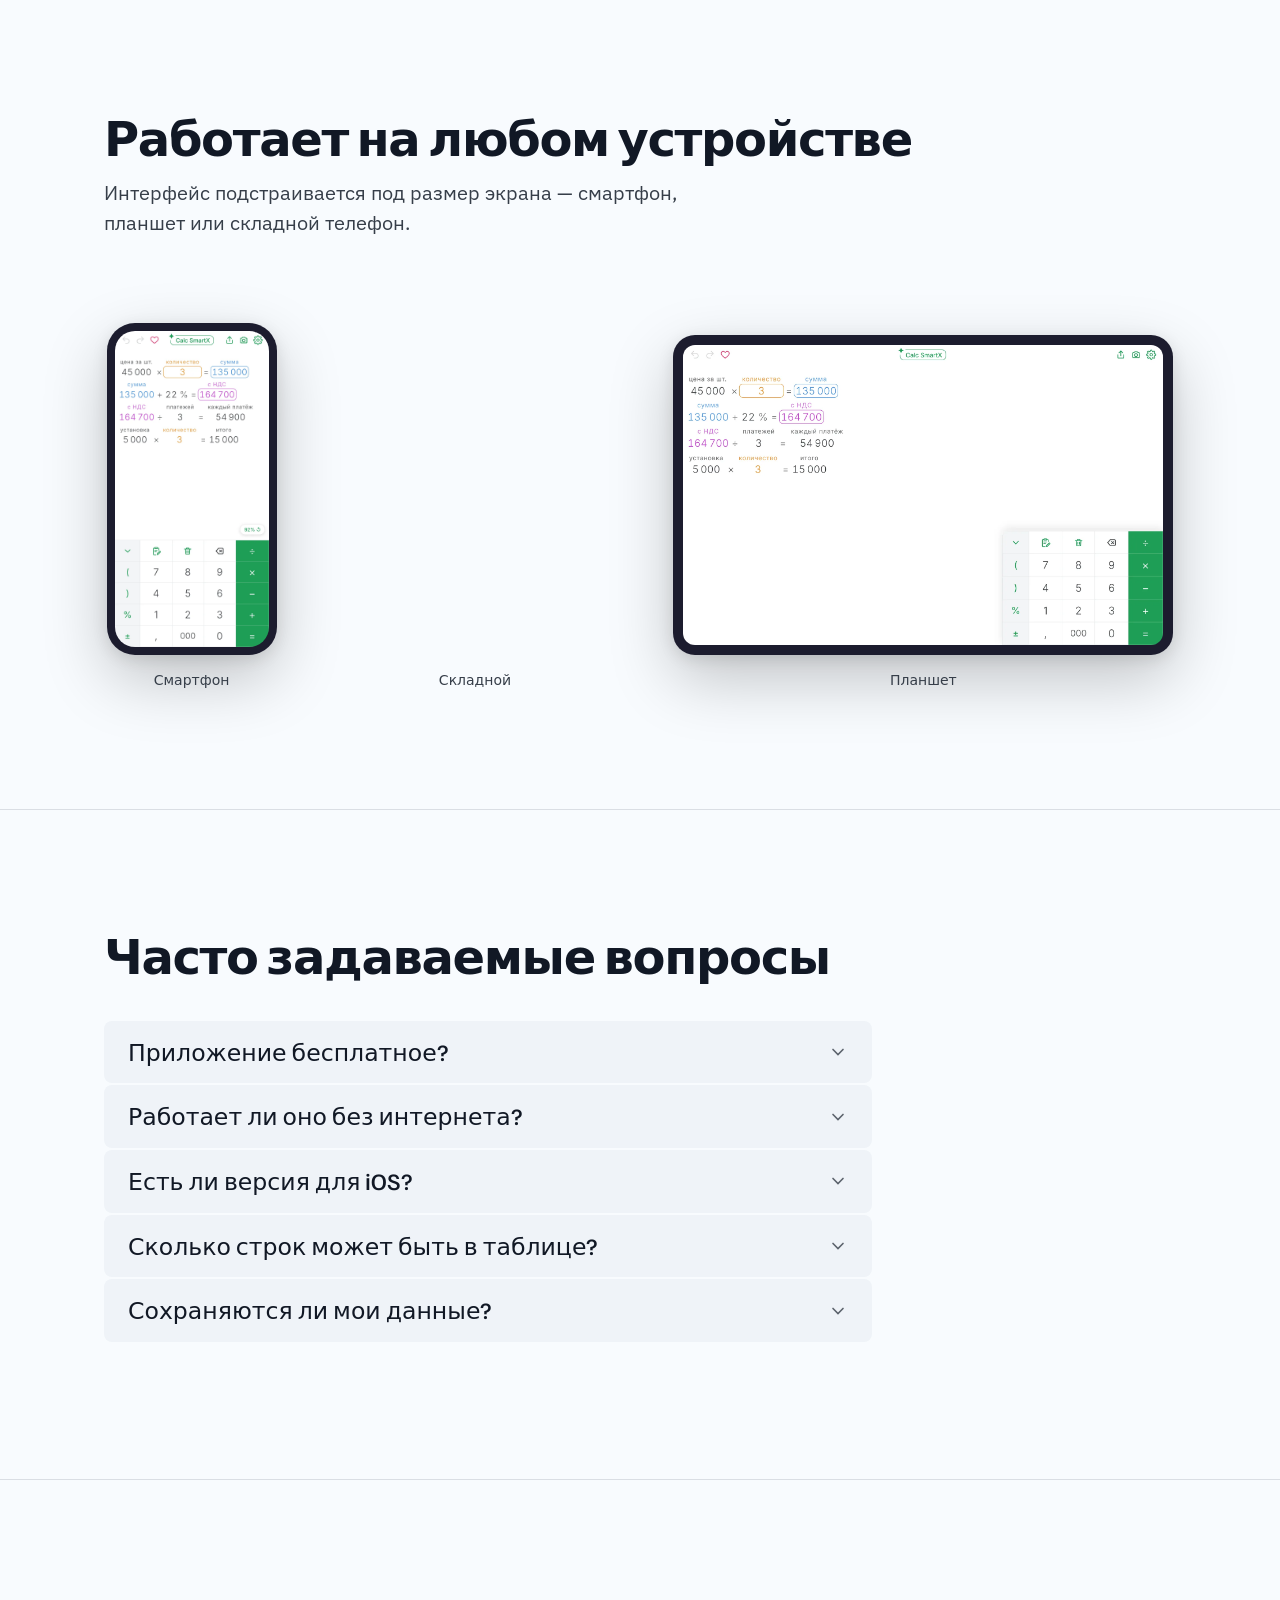
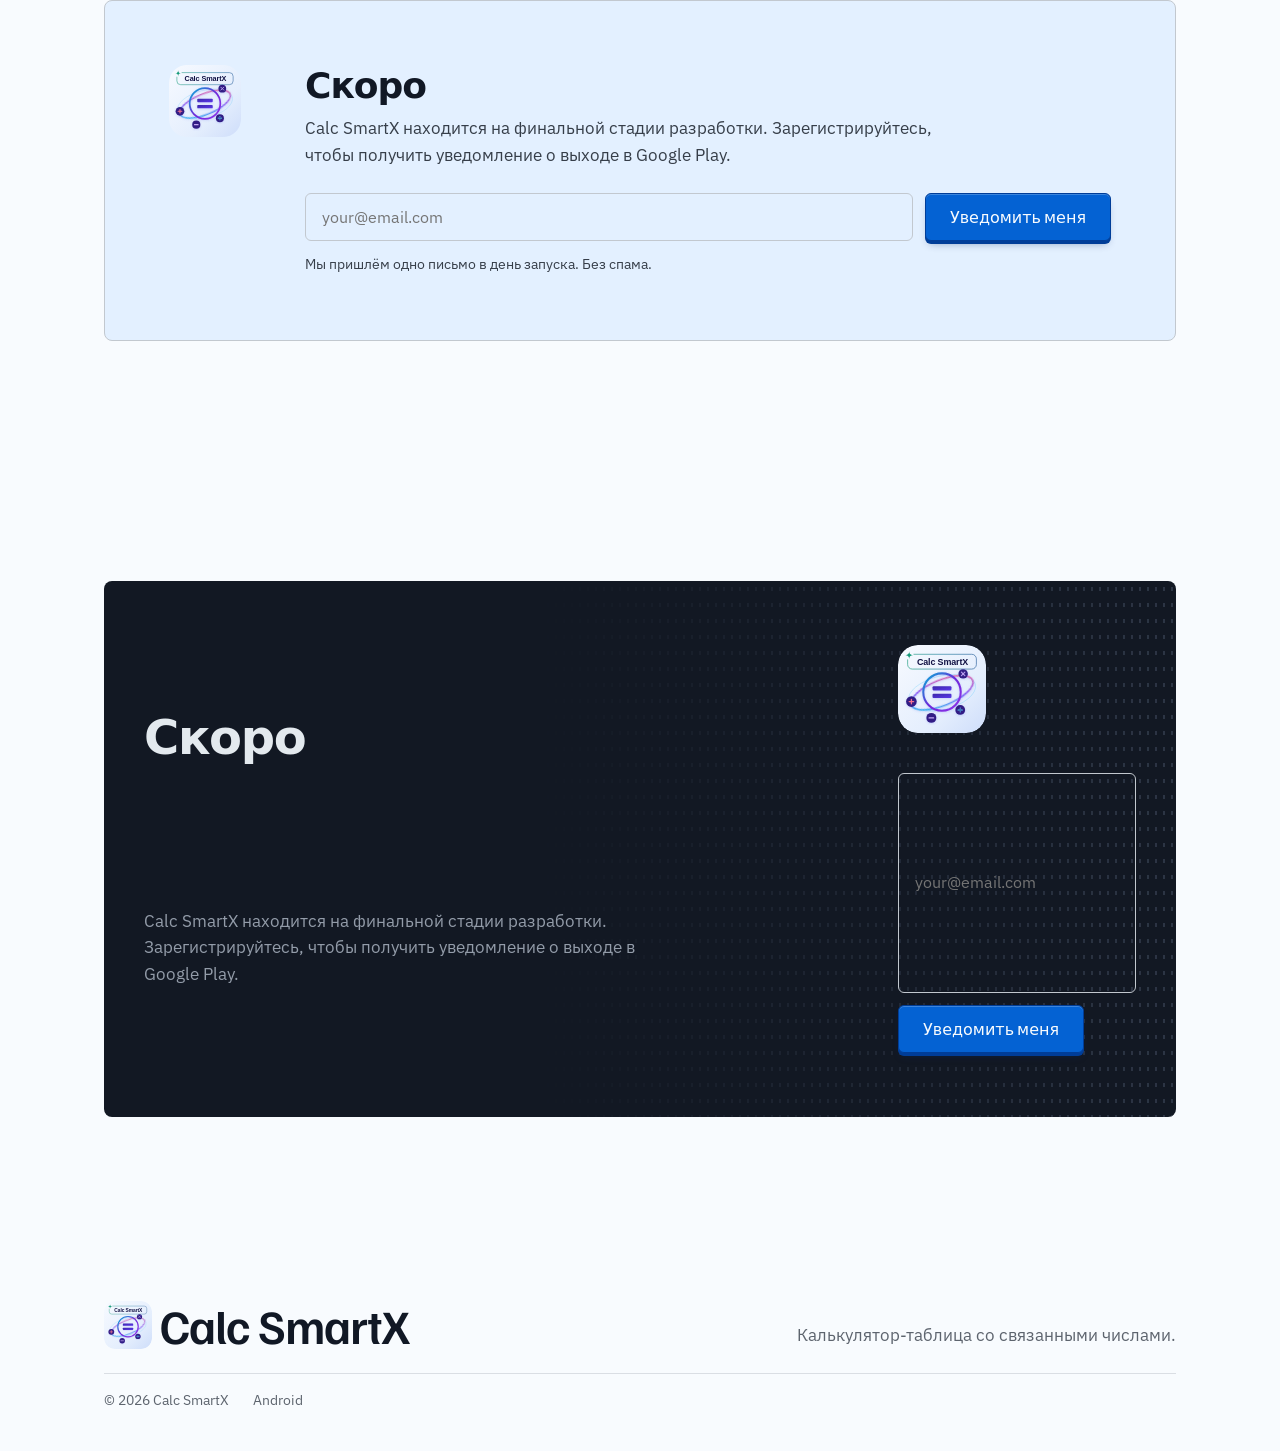
<file: ru/index.html>
<!doctype html>
<html lang="ru" class="no-js">
<head>
<meta charset="utf-8">
<meta name="viewport" content="width=device-width,initial-scale=1">
<title>Calc SmartX: калькулятор-таблица: измените число, и всё пересчитается</title>
<meta name="description" content="Calc SmartX: калькулятор в виде таблицы: измените одно число, и все связанные результаты пересчитаются. Заметки у каждого числа, аккуратные скриншоты, 12 языков.">
<link rel="canonical" href="https://nghiemtuan882.github.io/calc-smartx-web/ru/">
<link rel="alternate" hreflang="vi" href="https://nghiemtuan882.github.io/calc-smartx-web/">
<link rel="alternate" hreflang="en" href="https://nghiemtuan882.github.io/calc-smartx-web/en/">
<link rel="alternate" hreflang="zh-Hans" href="https://nghiemtuan882.github.io/calc-smartx-web/zh/">
<link rel="alternate" hreflang="ja" href="https://nghiemtuan882.github.io/calc-smartx-web/ja/">
<link rel="alternate" hreflang="ko" href="https://nghiemtuan882.github.io/calc-smartx-web/ko/">
<link rel="alternate" hreflang="es" href="https://nghiemtuan882.github.io/calc-smartx-web/es/">
<link rel="alternate" hreflang="pt" href="https://nghiemtuan882.github.io/calc-smartx-web/pt/">
<link rel="alternate" hreflang="fr" href="https://nghiemtuan882.github.io/calc-smartx-web/fr/">
<link rel="alternate" hreflang="de" href="https://nghiemtuan882.github.io/calc-smartx-web/de/">
<link rel="alternate" hreflang="ru" href="https://nghiemtuan882.github.io/calc-smartx-web/ru/">
<link rel="alternate" hreflang="th" href="https://nghiemtuan882.github.io/calc-smartx-web/th/">
<link rel="alternate" hreflang="id" href="https://nghiemtuan882.github.io/calc-smartx-web/id/">
<link rel="alternate" hreflang="x-default" href="https://nghiemtuan882.github.io/calc-smartx-web/">
<meta property="og:type" content="website">
<meta property="og:title" content="Calc SmartX: калькулятор-таблица: измените число, и всё пересчитается">
<meta property="og:description" content="Calc SmartX: калькулятор в виде таблицы: измените одно число, и все связанные результаты пересчитаются. Заметки у каждого числа, аккуратные скриншоты, 12 языков.">
<meta property="og:url" content="https://nghiemtuan882.github.io/calc-smartx-web/ru/">
<meta property="og:image" content="https://nghiemtuan882.github.io/calc-smartx-web/static/og.png">
<meta property="og:locale" content="ru">
<meta name="twitter:card" content="summary_large_image">
<meta name="theme-color" content="#f7f9fc">
<link rel="icon" href="../static/logo.svg" type="image/svg+xml">
<link rel="apple-touch-icon" href="../static/apple-touch-icon.png">
<link rel="preconnect" href="https://fonts.googleapis.com">
<link rel="preconnect" href="https://fonts.gstatic.com" crossorigin>
<link href="https://fonts.googleapis.com/css2?family=Familjen+Grotesk:wght@400;500;600&family=Roboto:wght@300;400;500&family=IBM+Plex+Sans:wght@400;500&family=JetBrains+Mono:wght@400;500&display=swap" rel="stylesheet">
<link rel="stylesheet" href="../static/css/site.css">
<script type="application/ld+json">{"@context":"https://schema.org","@type":"MobileApplication","name":"Calc SmartX","operatingSystem":"Android","applicationCategory":"UtilitiesApplication","softwareVersion":"1.2","inLanguage":"ru","description":"Calc SmartX: калькулятор в виде таблицы: измените одно число, и все связанные результаты пересчитаются. Заметки у каждого числа, аккуратные скриншоты, 12 языков.","url":"https://nghiemtuan882.github.io/calc-smartx-web/ru/","image":"https://nghiemtuan882.github.io/calc-smartx-web/static/logo-512.png"}</script>

</head>
<body>
<div id="splash" aria-hidden="true">
  <div class="splash__ring"><img src="../static/logo.svg" alt="Calc SmartX" width="72" height="72"></div>
  <div class="splash__name">Calc SmartX</div>
  <div class="splash__bar-wrap"><div class="splash__bar"></div></div>
</div>
<a class="skip" href="#main">Перейти к содержанию</a>
<header class="nav">
  <div class="container nav__in">
    <a class="brand" href="../ru/"><img src="../static/logo.svg" alt="" width="52" height="52">Calc SmartX</a>
    <nav class="nav__links" aria-label="Calc SmartX">
      <a href="#features">Функции</a>
      <a href="#example">Пример</a>
      <a href="#languages">Языки</a>
    </nav>
    <div class="nav__end">
      <label class="langsel"><span class="langsel__lbl">Язык</span><span class="langsel__flag" aria-hidden="true">🇷🇺</span><select id="langsel"><option value="vi" data-href="../">Tiếng Việt</option><option value="en" data-href="../en/">English</option><option value="zh" data-href="../zh/">中文（简体）</option><option value="ja" data-href="../ja/">日本語</option><option value="ko" data-href="../ko/">한국어</option><option value="es" data-href="../es/">Español</option><option value="pt" data-href="../pt/">Português</option><option value="fr" data-href="../fr/">Français</option><option value="de" data-href="../de/">Deutsch</option><option value="ru" data-href="../ru/" selected>Русский</option><option value="th" data-href="../th/">ไทย</option><option value="id" data-href="../id/">Bahasa Indonesia</option></select><svg viewBox="0 0 24 24" fill="none" stroke="currentColor" stroke-width="2" stroke-linecap="round" stroke-linejoin="round" aria-hidden="true"><path d="m6 9 6 6 6-6"/></svg></label>
      <span class="nav__soon">Скоро</span>
    </div>
  </div>
</header>

<main id="main">
  <section class="hero" aria-labelledby="h1">
    <canvas class="field" aria-hidden="true"></canvas>
    <div class="container hero__in">
      <div class="hero__text">
        <h1 id="h1">Измените число, таблица пересчитается</h1>
        <p class="lead">Калькулятор-таблица с заметкой у каждого числа.</p>
        <div class="hero__acts"><span class="hero__soon-badge">Скоро</span></div>
      </div>
      <div class="hero__sheet">
        <p class="try" id="try">Попробуйте: измените количество на клавиатуре</p>
        <div class="phone" id="sheet" data-ex="{&quot;price&quot;:45000,&quot;qty&quot;:3,&quot;vat&quot;:22,&quot;parts&quot;:3,&quot;fee&quot;:5000,&quot;cur&quot;:&quot;₽&quot;,&quot;sep&quot;:&quot;space&quot;}" role="group" aria-labelledby="try">
          <div class="ph__top" aria-hidden="true">
            <span class="ph__ic"><svg viewBox="0 0 24 24" fill="none" stroke="currentColor" stroke-width="1.8" stroke-linecap="round" stroke-linejoin="round" aria-hidden="true"><path d="M9 14 4 9l5-5"/><path d="M4 9h10.5a5.5 5.5 0 0 1 0 11H11"/></svg><svg viewBox="0 0 24 24" fill="none" stroke="currentColor" stroke-width="1.8" stroke-linecap="round" stroke-linejoin="round" aria-hidden="true"><path d="m15 14 5-5-5-5"/><path d="M20 9H9.5a5.5 5.5 0 0 0 0 11H13"/></svg><svg viewBox="0 0 24 24" fill="none" stroke="currentColor" stroke-width="1.8" stroke-linecap="round" stroke-linejoin="round" aria-hidden="true" class="heart"><path d="M12 20s-7.5-4.6-9.2-9.4C1.7 7.4 3.8 4 7.2 4c2 0 3.5 1.1 4.8 2.8C13.3 5.1 14.8 4 16.8 4c3.4 0 5.5 3.4 4.4 6.6C19.5 15.4 12 20 12 20z"/></svg></span>
            <span class="ph__brand"><svg class="spark" viewBox="0 0 24 24" aria-hidden="true"><path d="M12 1.5C12.7 7.3 16.7 11.3 22.5 12C16.7 12.7 12.7 16.7 12 22.5C11.3 16.7 7.3 12.7 1.5 12C7.3 11.3 11.3 7.3 12 1.5Z" fill="currentColor"/></svg>Calc SmartX</span>
            <span class="ph__ic"><svg viewBox="0 0 24 24" fill="none" stroke="currentColor" stroke-width="1.8" stroke-linecap="round" stroke-linejoin="round" aria-hidden="true"><path d="M12 3v12"/><path d="m7.5 7.5 4.5-4.5 4.5 4.5"/><path d="M5 12v6.5A1.5 1.5 0 0 0 6.5 20h11a1.5 1.5 0 0 0 1.5-1.5V12"/></svg><svg viewBox="0 0 24 24" fill="none" stroke="currentColor" stroke-width="1.8" stroke-linecap="round" stroke-linejoin="round" aria-hidden="true"><path d="M4 8.5A1.5 1.5 0 0 1 5.5 7h2l1.5-2h6l1.5 2h2A1.5 1.5 0 0 1 20 8.5v9a1.5 1.5 0 0 1-1.5 1.5h-13A1.5 1.5 0 0 1 4 17.5z"/><circle cx="12" cy="13" r="3.5"/></svg><svg viewBox="0 0 24 24" fill="none" stroke="currentColor" stroke-width="1.8" stroke-linecap="round" stroke-linejoin="round" aria-hidden="true"><circle cx="12" cy="12" r="3"/><path d="M19.4 15a1.7 1.7 0 0 0 .3 1.8l.1.1a2 2 0 1 1-2.8 2.8l-.1-.1a1.7 1.7 0 0 0-1.8-.3 1.7 1.7 0 0 0-1 1.5V21a2 2 0 1 1-4 0v-.1a1.7 1.7 0 0 0-1.1-1.5 1.7 1.7 0 0 0-1.8.3l-.1.1a2 2 0 1 1-2.8-2.8l.1-.1a1.7 1.7 0 0 0 .3-1.8 1.7 1.7 0 0 0-1.5-1H3a2 2 0 1 1 0-4h.1a1.7 1.7 0 0 0 1.5-1.1 1.7 1.7 0 0 0-.3-1.8l-.1-.1a2 2 0 1 1 2.8-2.8l.1.1a1.7 1.7 0 0 0 1.8.3H9a1.7 1.7 0 0 0 1-1.5V3a2 2 0 1 1 4 0v.1a1.7 1.7 0 0 0 1 1.5 1.7 1.7 0 0 0 1.8-.3l.1-.1a2 2 0 1 1 2.8 2.8l-.1.1a1.7 1.7 0 0 0-.3 1.8V9a1.7 1.7 0 0 0 1.5 1H21a2 2 0 1 1 0 4h-.1a1.7 1.7 0 0 0-1.5 1z"/></svg></span>
          </div>
          <div class="ph__sheet" aria-live="polite">
            <div class="ln"><span class="t"><small>цена за шт.</small><b>45 000</b></span><span class="t o"><b>×</b></span><span class="t c3 box"><small>количество</small><b data-v="qty">3</b></span><span class="t o"><b>=</b></span><span class="t c1 box"><small>сумма</small><b data-v="amount">135 000</b></span></div>
            <div class="ln"><span class="t c1"><small>сумма</small><b data-v="amount">135 000</b></span><span class="t o"><b>+</b></span><span class="t"><b>22</b></span><span class="t o"><b>%</b></span><span class="t o"><b>=</b></span><span class="t c2 box"><small>с НДС</small><b data-v="vat">164 700</b></span></div>
            <div class="ln"><span class="t c2"><small>с НДС</small><b data-v="vat">164 700</b></span><span class="t o"><b>÷</b></span><span class="t"><small>платежей</small><b>3</b></span><span class="t o"><b>=</b></span><span class="t"><small>каждый платёж</small><b data-v="each">54 900</b></span></div>
            <div class="ln"><span class="t"><small>установка</small><b>5 000</b></span><span class="t o"><b>×</b></span><span class="t c3"><small>количество</small><b data-v="qty">3</b></span><span class="t o"><b>=</b></span><span class="t"><small>итого</small><b data-v="total">15 000</b></span></div>
          </div>
          <div class="ph__pad"><button type="button" class="k tl" tabindex="-1" aria-hidden="true"><svg viewBox="0 0 24 24" fill="none" stroke="currentColor" stroke-width="1.8" stroke-linecap="round" stroke-linejoin="round" aria-hidden="true"><path d="m6 9 6 6 6-6"/></svg></button><button type="button" class="k tl" tabindex="-1" aria-hidden="true"><svg viewBox="0 0 24 24" fill="none" stroke="currentColor" stroke-width="1.8" stroke-linecap="round" stroke-linejoin="round" aria-hidden="true"><path d="M9 4h6a1 1 0 0 1 1 1v1H8V5a1 1 0 0 1 1-1z"/><path d="M16 5h1.5A1.5 1.5 0 0 1 19 6.5V11M8 5H6.5A1.5 1.5 0 0 0 5 6.5v12A1.5 1.5 0 0 0 6.5 20H11"/><path d="m14 20 .5-2.5 5-5 2 2-5 5z"/></svg></button><button type="button" class="k tl" data-k="clear"><svg viewBox="0 0 24 24" fill="none" stroke="currentColor" stroke-width="1.8" stroke-linecap="round" stroke-linejoin="round" aria-hidden="true"><path d="M4 7h16"/><path d="M10 11v6M14 11v6"/><path d="M5.5 7l1 12a1.5 1.5 0 0 0 1.5 1.4h8a1.5 1.5 0 0 0 1.5-1.4l1-12"/><path d="M9 7V4.5h6V7"/></svg></button><button type="button" class="k tl" data-k="bs"><svg viewBox="0 0 24 24" fill="none" stroke="currentColor" stroke-width="1.8" stroke-linecap="round" stroke-linejoin="round" aria-hidden="true"><path d="M9 5h10.5A1.5 1.5 0 0 1 21 6.5v11a1.5 1.5 0 0 1-1.5 1.5H9l-6-7z"/><path d="m11 9 6 6M17 9l-6 6"/></svg></button><button type="button" class="k op" tabindex="-1" aria-hidden="true">÷</button><button type="button" class="k tl" tabindex="-1" aria-hidden="true">(</button><button type="button" class="k " data-k="7">7</button><button type="button" class="k " data-k="8">8</button><button type="button" class="k " data-k="9">9</button><button type="button" class="k op" tabindex="-1" aria-hidden="true">×</button><button type="button" class="k tl" tabindex="-1" aria-hidden="true">)</button><button type="button" class="k " data-k="4">4</button><button type="button" class="k " data-k="5">5</button><button type="button" class="k " data-k="6">6</button><button type="button" class="k op" tabindex="-1" aria-hidden="true">−</button><button type="button" class="k tl" tabindex="-1" aria-hidden="true">%</button><button type="button" class="k " data-k="1">1</button><button type="button" class="k " data-k="2">2</button><button type="button" class="k " data-k="3">3</button><button type="button" class="k op" tabindex="-1" aria-hidden="true">+</button><button type="button" class="k tl" tabindex="-1" aria-hidden="true">±</button><button type="button" class="k " tabindex="-1" aria-hidden="true">,</button><button type="button" class="k k000" data-k="000">000</button><button type="button" class="k " data-k="0">0</button><button type="button" class="k op" tabindex="-1" aria-hidden="true">=</button></div>
        </div>
      </div>
    </div>
  </section>

  <section class="sec" id="example" aria-labelledby="h-ex">
    <div class="container ex">
      <figure class="ex__shot cut" style="margin:0"><img src="../static/shots/ru.webp" width="824" height="1560" loading="lazy" decoding="async" alt="Calc SmartX с примером таблицы на русском"></figure>
      <div class="ex__body">
        <h2 id="h-ex">Настоящая таблица на русском</h2>
        <p>Скриншот Calc SmartX. Цена в ₽, плюс НДС 22 %, оплата в 3 платежа. Измените количество, обновятся все четыре строки.</p>
        <div class="ledger-wrap">
          <table class="ledger">
            <thead><tr><th scope="col">Вычисление</th><th scope="col">Результат</th><th scope="col">Заметка</th></tr></thead>
            <tbody><tr><td class="m">45 000 × 3</td><td class="m">135 000</td><td>цена за шт. × количество = сумма</td></tr><tr class="hit"><td class="m">135 000 + 22 %</td><td class="m">164 700</td><td>с НДС</td></tr><tr><td class="m">164 700 ÷ 3</td><td class="m">54 900</td><td>каждый платёж (платежей: 3)</td></tr><tr><td class="m">5 000 × 3</td><td class="m">15 000</td><td>установка × количество = итого</td></tr></tbody>
          </table>
        </div>
      </div>
    </div>
  </section>

  <section class="sec" id="features" aria-labelledby="h-feat">
    <div class="container">
      <div class="sec__head">
        <h2 id="h-feat">15 функций в движении</h2>
        <p class="lead">Каждая анимация записана в самом приложении, на языке этой страницы.</p>
      </div>
      
      <div class="grp">
        <div class="grp__h"><span aria-hidden="true">01</span><h3>Связанные расчёты</h3></div>
        <ul class="feats">
          <li class="feat">
            <div class="feat__clip cut"><img src="../static/gif/ru-f1.gif" width="546" height="285" loading="lazy" decoding="async" alt="Измените число — всё пересчитается"></div>
            <h4>Измените число — всё пересчитается</h4>
            <p>Коснитесь любого числа, чтобы изменить. Связанные результаты пересчитаются.</p>
          </li>
          <li class="feat">
            <div class="feat__clip cut"><img src="../static/gif/ru-f2.gif" width="546" height="285" loading="lazy" decoding="async" alt="Считайте дальше от результата"></div>
            <h4>Считайте дальше от результата</h4>
            <p>Коснитесь результата и нажмите + − × ÷. Новая строка останется связанной.</p>
          </li>
          <li class="feat">
            <div class="feat__clip cut"><img src="../static/gif/ru-f3.gif" width="546" height="285" loading="lazy" decoding="async" alt="Перетащите, чтобы связать"></div>
            <h4>Перетащите, чтобы связать</h4>
            <p>Удерживайте и тяните число: над пальцем появится карточка. Отпустите на числе — оно заменится, ниже последней строки — появится новая строка.</p>
          </li>
          <li class="feat">
            <div class="feat__clip cut"><img src="../static/gif/ru-f7.gif" width="546" height="285" loading="lazy" decoding="async" alt="Коснитесь числа, чтобы связать"></div>
            <h4>Коснитесь числа, чтобы связать</h4>
            <p>После знака действия коснитесь любого числа выше — оно встанет уже связанным.</p>
          </li>
          <li class="feat">
            <div class="feat__clip cut"><img src="../static/gif/ru-f11.gif" width="546" height="285" loading="lazy" decoding="async" alt="Нажмите на знак, чтобы сменить его"></div>
            <h4>Нажмите на знак, чтобы сменить его</h4>
            <p>Нажмите на + − × ÷ в выражении и выберите другой знак — результат сразу пересчитается.</p>
          </li>
        </ul>
      </div>
      <div class="grp">
        <div class="grp__h"><span aria-hidden="true">02</span><h3>Быстрый ввод и правка</h3></div>
        <ul class="feats">
          <li class="feat">
            <div class="feat__clip cut"><img src="../static/gif/ru-f12.gif" width="546" height="285" loading="lazy" decoding="async" alt="Умная ⌫"></div>
            <h4>Умная ⌫</h4>
            <p>Нажимайте ⌫, чтобы стирать по одному символу, включая знаки. Если выбран ответ, ⌫ переходит к последнему числу. Удерживайте ⌫, чтобы удалить всю строку.</p>
          </li>
          <li class="feat">
            <div class="feat__clip cut"><img src="../static/gif/ru-f13.gif" width="546" height="285" loading="lazy" decoding="async" alt="Клавиша 000 для сумм"></div>
            <h4>Клавиша 000 для сумм</h4>
            <p>Введите 12 и дважды нажмите 000 — получится 12 000 000 без шести нажатий на 0.</p>
          </li>
          <li class="feat">
            <div class="feat__clip cut"><img src="../static/gif/ru-f9.gif" width="546" height="285" loading="lazy" decoding="async" alt="Перетащите знак, чтобы сдвинуть"></div>
            <h4>Перетащите знак, чтобы сдвинуть</h4>
            <p>Удерживайте и тяните + − × ÷ или =, чтобы переместить всё вычисление.</p>
          </li>
        </ul>
      </div>
      <div class="grp">
        <div class="grp__h"><span aria-hidden="true">03</span><h3>Заметки и раскладка</h3></div>
        <ul class="feats">
          <li class="feat">
            <div class="feat__clip cut"><img src="../static/gif/ru-f4.gif" width="546" height="285" loading="lazy" decoding="async" alt="Заметка к каждому числу"></div>
            <h4>Заметка к каждому числу</h4>
            <p>Нажмите клавишу заметки и напишите «цена», «количество» прямо над числом.</p>
          </li>
          <li class="feat">
            <div class="feat__clip cut"><img src="../static/gif/ru-f10.gif" width="546" height="285" loading="lazy" decoding="async" alt="Проведите по столбцу знаков для масштаба"></div>
            <h4>Проведите по столбцу знаков для масштаба</h4>
            <p>Положите палец на столбец + − × ÷: вверх — увеличить, вниз — уменьшить.</p>
          </li>
          <li class="feat">
            <div class="feat__clip cut"><img src="../static/gif/ru-f14.gif" width="546" height="285" loading="lazy" decoding="async" alt="Свайп по клавиатуре меняет интервалы"></div>
            <h4>Свайп по клавиатуре меняет интервалы</h4>
            <p>Проведите по верхнему ряду влево-вправо, чтобы раздвинуть числа, по левому столбцу вверх-вниз — чтобы раздвинуть строки.</p>
          </li>
          <li class="feat">
            <div class="feat__clip cut"><img src="../static/gif/ru-f6.gif" width="546" height="285" loading="lazy" decoding="async" alt="Под себя"></div>
            <h4>Под себя</h4>
            <p>Цвет, шрифт, размер, язык, тёмная тема и клавиатура для левшей.</p>
          </li>
        </ul>
      </div>
      <div class="grp">
        <div class="grp__h"><span aria-hidden="true">04</span><h3>Снимки и отправка</h3></div>
        <ul class="feats">
          <li class="feat">
            <div class="feat__clip cut"><img src="../static/gif/ru-f5.gif" width="546" height="285" loading="lazy" decoding="async" alt="Аккуратные снимки"></div>
            <h4>Аккуратные снимки</h4>
            <p>Весь экран, нарисованная область или только выбранные строки.</p>
          </li>
          <li class="feat">
            <div class="feat__clip cut"><img src="../static/gif/ru-f8.gif" width="546" height="285" loading="lazy" decoding="async" alt="Снимайте только нужные строки"></div>
            <h4>Снимайте только нужные строки</h4>
            <p>Выбирайте строки даже вдали друг от друга — на снимке они будут рядом.</p>
          </li>
          <li class="feat">
            <div class="feat__clip cut"><img src="../static/gif/ru-f15.gif" width="546" height="285" loading="lazy" decoding="async" alt="Отправка снимка прямо в мессенджер"></div>
            <h4>Отправка снимка прямо в мессенджер</h4>
            <p>После снимка сохраните изображение или сразу отправьте через Zalo, WhatsApp, Viber, Telegram или Messenger.</p>
          </li>
        </ul>
      </div>
    </div>
  </section>

  <section class="sec" id="languages" aria-labelledby="h-lang">
    <div class="container">
      <div class="sec__head">
        <h2 id="h-lang">12 языков, числа записаны по-местному</h2>
        <p class="lead">Разделители тысяч и дробной части меняются вместе с языком. Нужен другой вид, выберите в настройках.</p>
      </div>
      <ul class="langs"><li><a href="../" hreflang="vi" lang="vi" data-lang="vi"><span class="flag" aria-hidden="true">🇻🇳</span><strong>Tiếng Việt</strong></a></li><li><a href="../en/" hreflang="en" lang="en" data-lang="en"><span class="flag" aria-hidden="true">🇺🇸</span><strong>English</strong></a></li><li><a href="../zh/" hreflang="zh-Hans" lang="zh-Hans" data-lang="zh"><span class="flag" aria-hidden="true">🇨🇳</span><strong>中文（简体）</strong></a></li><li><a href="../ja/" hreflang="ja" lang="ja" data-lang="ja"><span class="flag" aria-hidden="true">🇯🇵</span><strong>日本語</strong></a></li><li><a href="../ko/" hreflang="ko" lang="ko" data-lang="ko"><span class="flag" aria-hidden="true">🇰🇷</span><strong>한국어</strong></a></li><li><a href="../es/" hreflang="es" lang="es" data-lang="es"><span class="flag" aria-hidden="true">🇪🇸</span><strong>Español</strong></a></li><li><a href="../pt/" hreflang="pt" lang="pt" data-lang="pt"><span class="flag" aria-hidden="true">🇧🇷</span><strong>Português</strong></a></li><li><a href="../fr/" hreflang="fr" lang="fr" data-lang="fr"><span class="flag" aria-hidden="true">🇫🇷</span><strong>Français</strong></a></li><li><a href="../de/" hreflang="de" lang="de" data-lang="de"><span class="flag" aria-hidden="true">🇩🇪</span><strong>Deutsch</strong></a></li><li><a href="../ru/" hreflang="ru" lang="ru" data-lang="ru" aria-current="page"><span class="flag" aria-hidden="true">🇷🇺</span><strong>Русский</strong></a></li><li><a href="../th/" hreflang="th" lang="th" data-lang="th"><span class="flag" aria-hidden="true">🇹🇭</span><strong>ไทย</strong></a></li><li><a href="../id/" hreflang="id" lang="id" data-lang="id"><span class="flag" aria-hidden="true">🇮🇩</span><strong>Bahasa Indonesia</strong></a></li></ul>
    </div>
  </section>

  <section class="sec theme-sec" id="themes" aria-labelledby="h-themes">
    <div class="container">
      <div class="theme-layout">
        <div class="theme-text">
          <h2 id="h-themes">Светлая и тёмная темы</h2>
          <p class="lead">Переключайте темы прямо в приложении. Комфортно для глаз в любом месте.</p>
          <div class="theme-toggle" role="group">
            <button class="theme-btn theme-btn--light is-active" data-theme="light">
              <svg viewBox="0 0 24 24" fill="none" stroke="currentColor" stroke-width="1.8" stroke-linecap="round" aria-hidden="true"><circle cx="12" cy="12" r="4"/><path d="M12 2v2M12 20v2M4.93 4.93l1.41 1.41M17.66 17.66l1.41 1.41M2 12h2M20 12h2M6.34 17.66l-1.41 1.41M19.07 4.93l-1.41 1.41"/></svg>
              Светлая
            </button>
            <button class="theme-btn theme-btn--dark" data-theme="dark">
              <svg viewBox="0 0 24 24" fill="none" stroke="currentColor" stroke-width="1.8" stroke-linecap="round" aria-hidden="true"><path d="M21 12.79A9 9 0 1 1 11.21 3 7 7 0 0 0 21 12.79z"/></svg>
              Тёмная
            </button>
          </div>
        </div>
        <div class="theme-preview">
          <div class="theme-mockup" id="theme-mockup" data-active="light">
            <img class="tm-light" src="../static/shots/ui/ru-light.webp" width="780" height="1600" loading="lazy" decoding="async" alt="Светлая – Calc SmartX">
            <img class="tm-dark" src="../static/shots/ui/ru-dark.webp" width="780" height="1600" loading="lazy" decoding="async" alt="Тёмная – Calc SmartX">
          </div>
        </div>
      </div>
    </div>
  </section>

  <section class="sec device-sec" id="devices" aria-labelledby="h-devices">
    <div class="container">
      <div class="sec__head">
        <h2 id="h-devices">Работает на любом устройстве</h2>
        <p class="lead">Интерфейс подстраивается под размер экрана — смартфон, планшет или складной телефон.</p>
      </div>
      <div class="devices">
        <figure class="dev dev-phone">
          <div class="dev-shell"><img class="dev-img" src="../static/shots/ui/ru-light.webp" width="780" height="1600" loading="lazy" decoding="async" alt="Смартфон – Calc SmartX"></div>
          <figcaption>Смартфон</figcaption>
        </figure>
        <figure class="dev dev-fold">
          <button type="button" class="fold is-closed" id="fold" aria-label="Складной">
            <span class="fold__half fold__right"><img src="../static/shots/ui/ru-fold-open.webp" width="1500" height="1664" loading="lazy" decoding="async" alt="Складной – Calc SmartX"></span>
            <span class="fold__flap">
              <span class="fold__face fold__front"><img src="../static/shots/ui/ru-fold-open.webp" width="1500" height="1664" loading="lazy" decoding="async" alt=""></span>
              <span class="fold__face fold__back"><img src="../static/shots/ui/ru-fold-cover.webp" width="824" height="1920" loading="lazy" decoding="async" alt=""></span>
            </span>
          </button>
          <figcaption>Складной</figcaption>
        </figure>
        <figure class="dev dev-tablet">
          <div class="dev-shell"><img class="dev-img" src="../static/shots/ui/ru-tablet.webp" width="1707" height="1068" loading="lazy" decoding="async" alt="Планшет – Calc SmartX"></div>
          <figcaption>Планшет</figcaption>
        </figure>
      </div>
    </div>
  </section>

  <section class="sec faq-sec" id="faq" aria-labelledby="h-faq">
    <div class="container">
      <div class="sec__head">
        <h2 id="h-faq">Часто задаваемые вопросы</h2>
      </div>
      <dl class="faq">
        <div class="faq__item">
          <dt><button class="faq__q" aria-expanded="false">Приложение бесплатное?<svg viewBox="0 0 24 24" fill="none" stroke="currentColor" stroke-width="2" stroke-linecap="round" aria-hidden="true"><path d="m6 9 6 6 6-6"/></svg></button></dt>
          <dd class="faq__a" hidden>Calc SmartX полностью бесплатно — без рекламы и внутренних покупок.</dd>
        </div>
        <div class="faq__item">
          <dt><button class="faq__q" aria-expanded="false">Работает ли оно без интернета?<svg viewBox="0 0 24 24" fill="none" stroke="currentColor" stroke-width="2" stroke-linecap="round" aria-hidden="true"><path d="m6 9 6 6 6-6"/></svg></button></dt>
          <dd class="faq__a" hidden>Да. Все вычисления выполняются на устройстве, без подключения к сети.</dd>
        </div>
        <div class="faq__item">
          <dt><button class="faq__q" aria-expanded="false">Есть ли версия для iOS?<svg viewBox="0 0 24 24" fill="none" stroke="currentColor" stroke-width="2" stroke-linecap="round" aria-hidden="true"><path d="m6 9 6 6 6-6"/></svg></button></dt>
          <dd class="faq__a" hidden>Сейчас Calc SmartX доступно только для Android. Версия для iOS находится в планах разработки.</dd>
        </div>
        <div class="faq__item">
          <dt><button class="faq__q" aria-expanded="false">Сколько строк может быть в таблице?<svg viewBox="0 0 24 24" fill="none" stroke="currentColor" stroke-width="2" stroke-linecap="round" aria-hidden="true"><path d="m6 9 6 6 6-6"/></svg></button></dt>
          <dd class="faq__a" hidden>Количество строк не ограничено. Таблица может быть любой длины.</dd>
        </div>
        <div class="faq__item">
          <dt><button class="faq__q" aria-expanded="false">Сохраняются ли мои данные?<svg viewBox="0 0 24 24" fill="none" stroke="currentColor" stroke-width="2" stroke-linecap="round" aria-hidden="true"><path d="m6 9 6 6 6-6"/></svg></button></dt>
          <dd class="faq__a" hidden>Данные хранятся только на вашем устройстве и никогда не отправляются на серверы.</dd>
        </div>
      </dl>
    </div>
  </section>

  <section class="soon-sec" id="soon" aria-labelledby="h-soon">
    <div class="container">
      <div class="soon__panel">
        <div class="soon__icon"><img src="../static/logo.svg" alt="" width="72" height="72"></div>
        <div class="soon__body">
          <h2 id="h-soon">Скоро</h2>
          <p>Calc SmartX находится на финальной стадии разработки. Зарегистрируйтесь, чтобы получить уведомление о выходе в Google Play.</p>
          <form class="soon__form" action="https://formspree.io/f/xvgrzojn" method="POST" novalidate>
            <input type="email" name="email" required placeholder="your@email.com" autocomplete="email">
            <button type="submit" class="key key--primary">Уведомить меня</button>
          </form>
          <p class="soon__note">Мы пришлём одно письмо в день запуска. Без спама.</p>
        </div>
      </div>
    </div>
  </section>

  <section class="dl" aria-labelledby="h-dl">
    <div class="container">
      <div class="dl__panel">
        <div class="gfield" aria-hidden="true"></div>
        <h2 id="h-dl">Скоро</h2>
        <p>Calc SmartX находится на финальной стадии разработки. Зарегистрируйтесь, чтобы получить уведомление о выходе в Google Play.</p>
        <div class="dl__act"><img src="../static/logo.svg" alt="" width="88" height="88">
          <form class="soon__form soon__form--inline" action="https://formspree.io/f/xvgrzojn" method="POST" novalidate>
            <input type="email" name="email" required placeholder="your@email.com" autocomplete="email">
            <button type="submit" class="key key--primary">Уведомить меня</button>
          </form>
        </div>
      </div>
    </div>
  </section>
</main>

<footer class="foot">
  <div class="container">
    <div class="foot__mast">
      <a class="brand" href="../ru/"><img src="../static/logo.svg" alt="" width="48" height="48">Calc SmartX</a>
      <p>Калькулятор-таблица со связанными числами.</p>
    </div>
    <div class="foot__row">
      <span>© 2026 Calc SmartX</span>
      <span>Android</span>
    </div>
  </div>
</footer>
<script src="../static/js/site.js" defer></script>
</body>
</html>
</file>
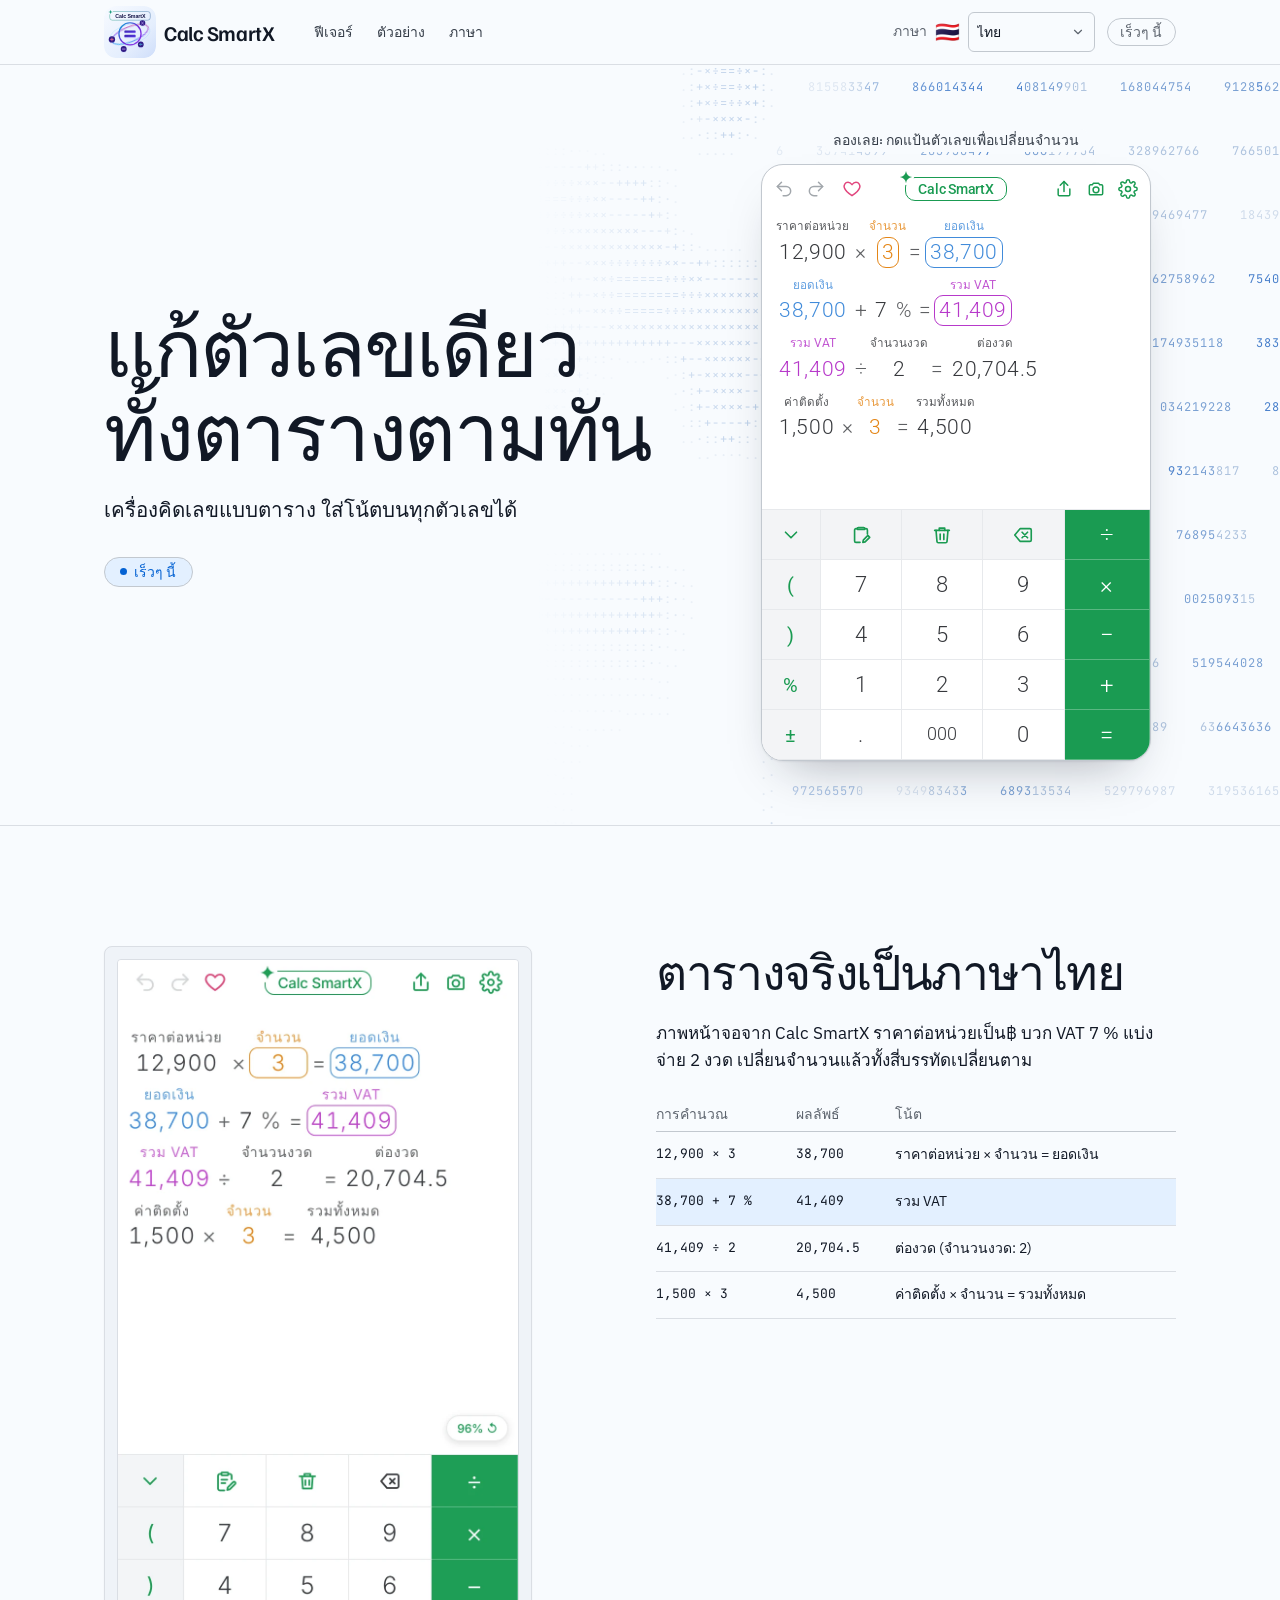
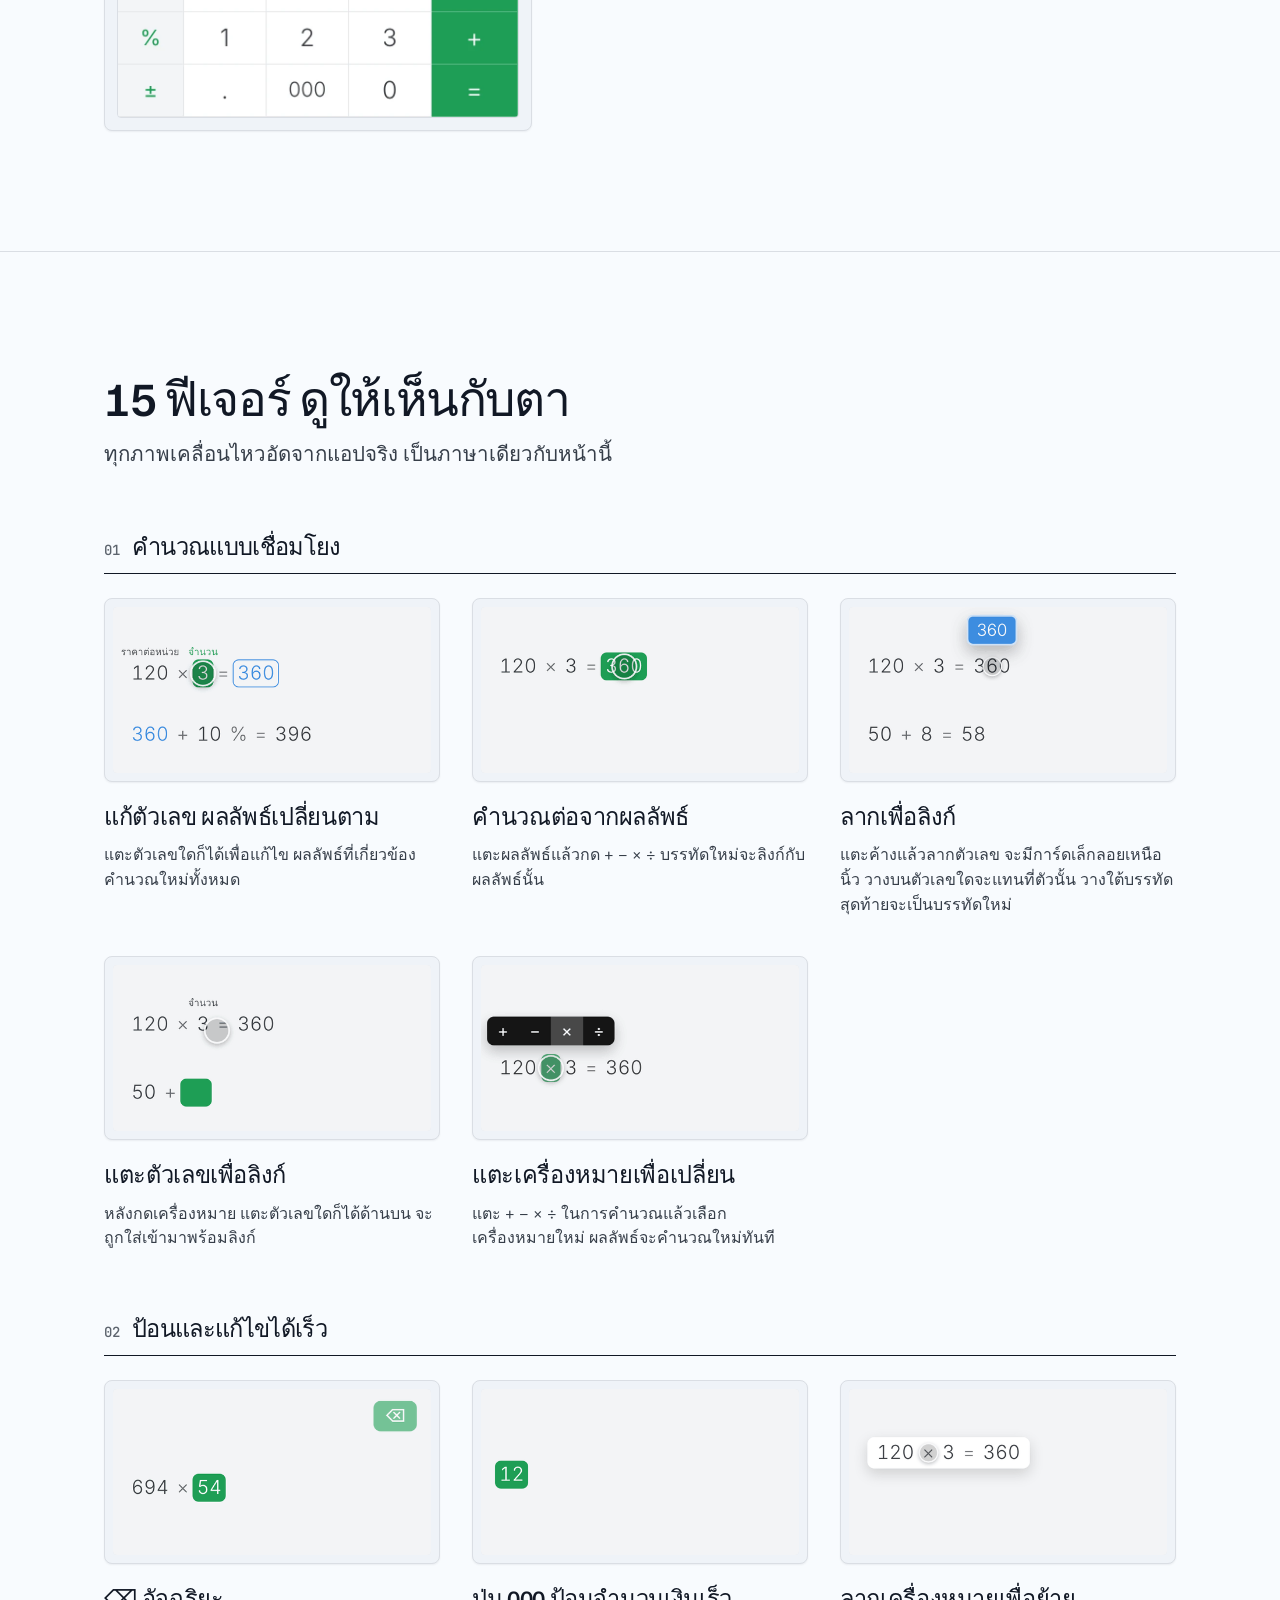
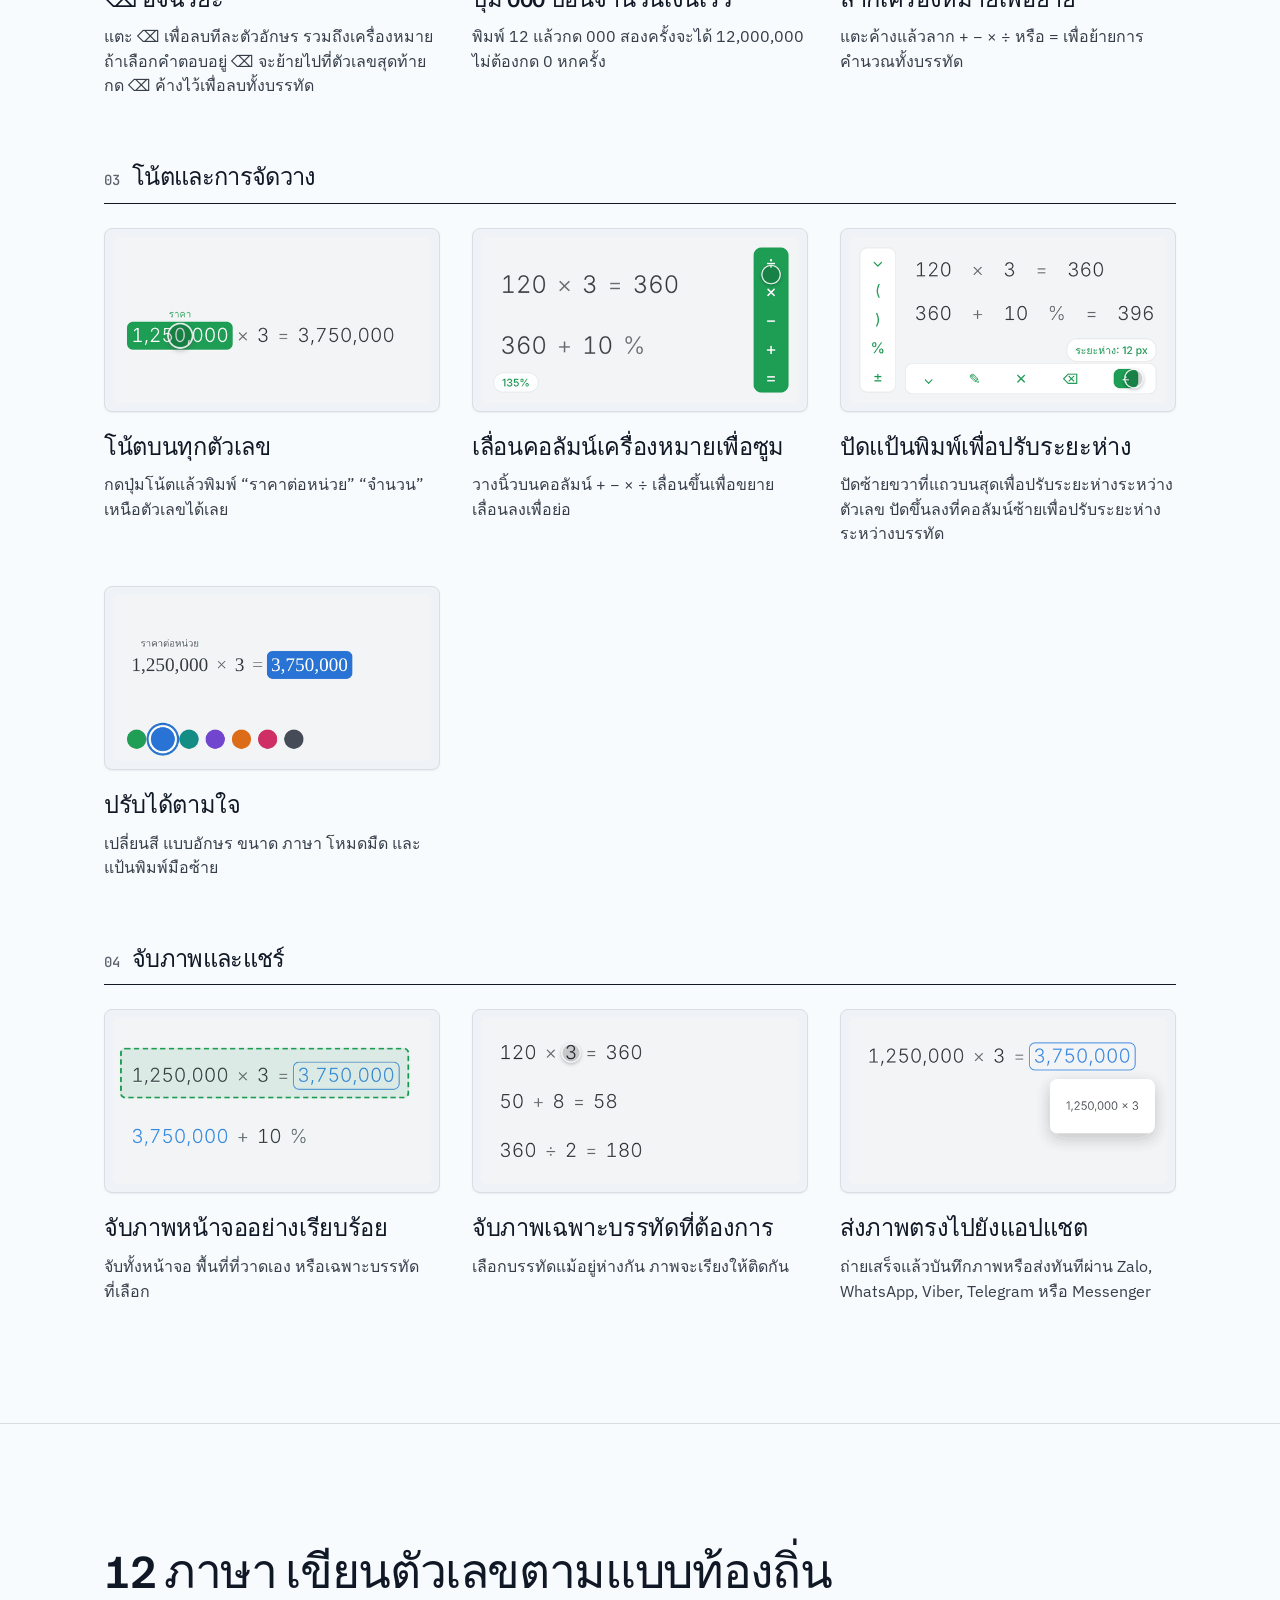
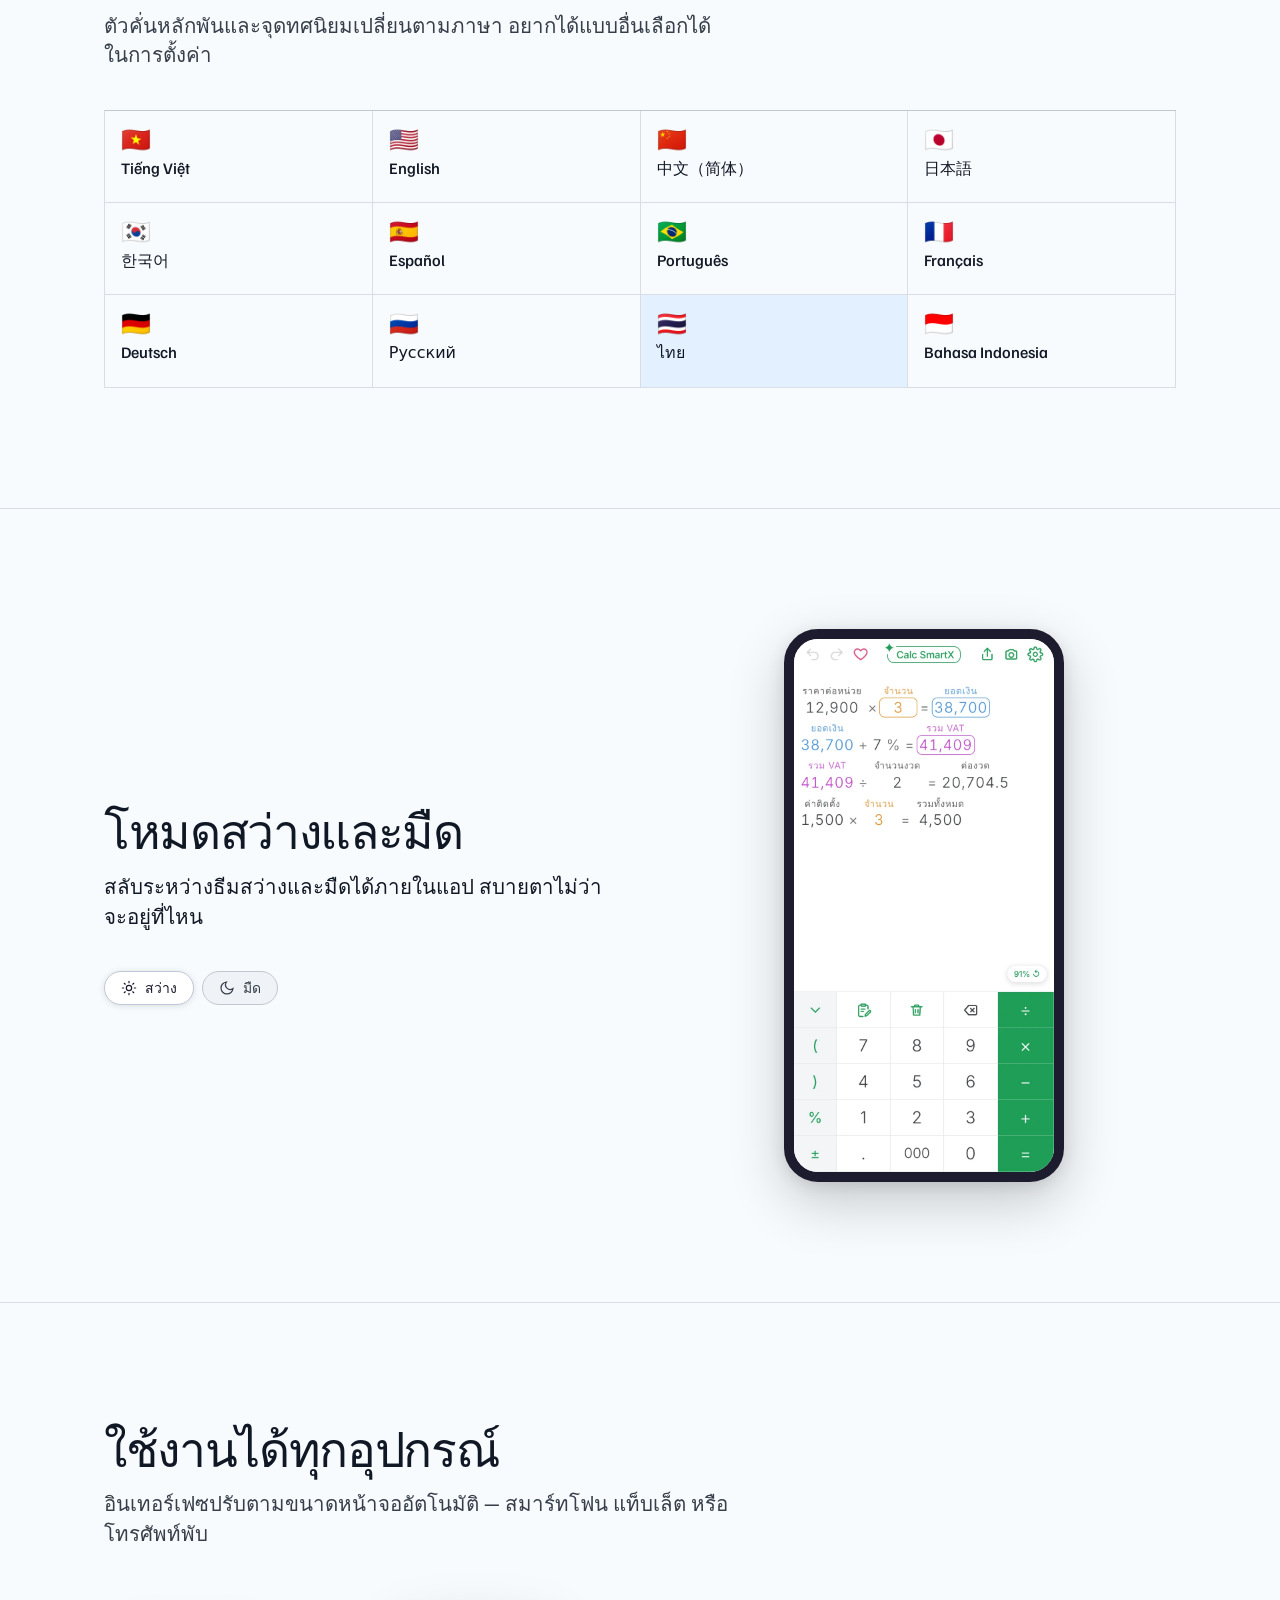
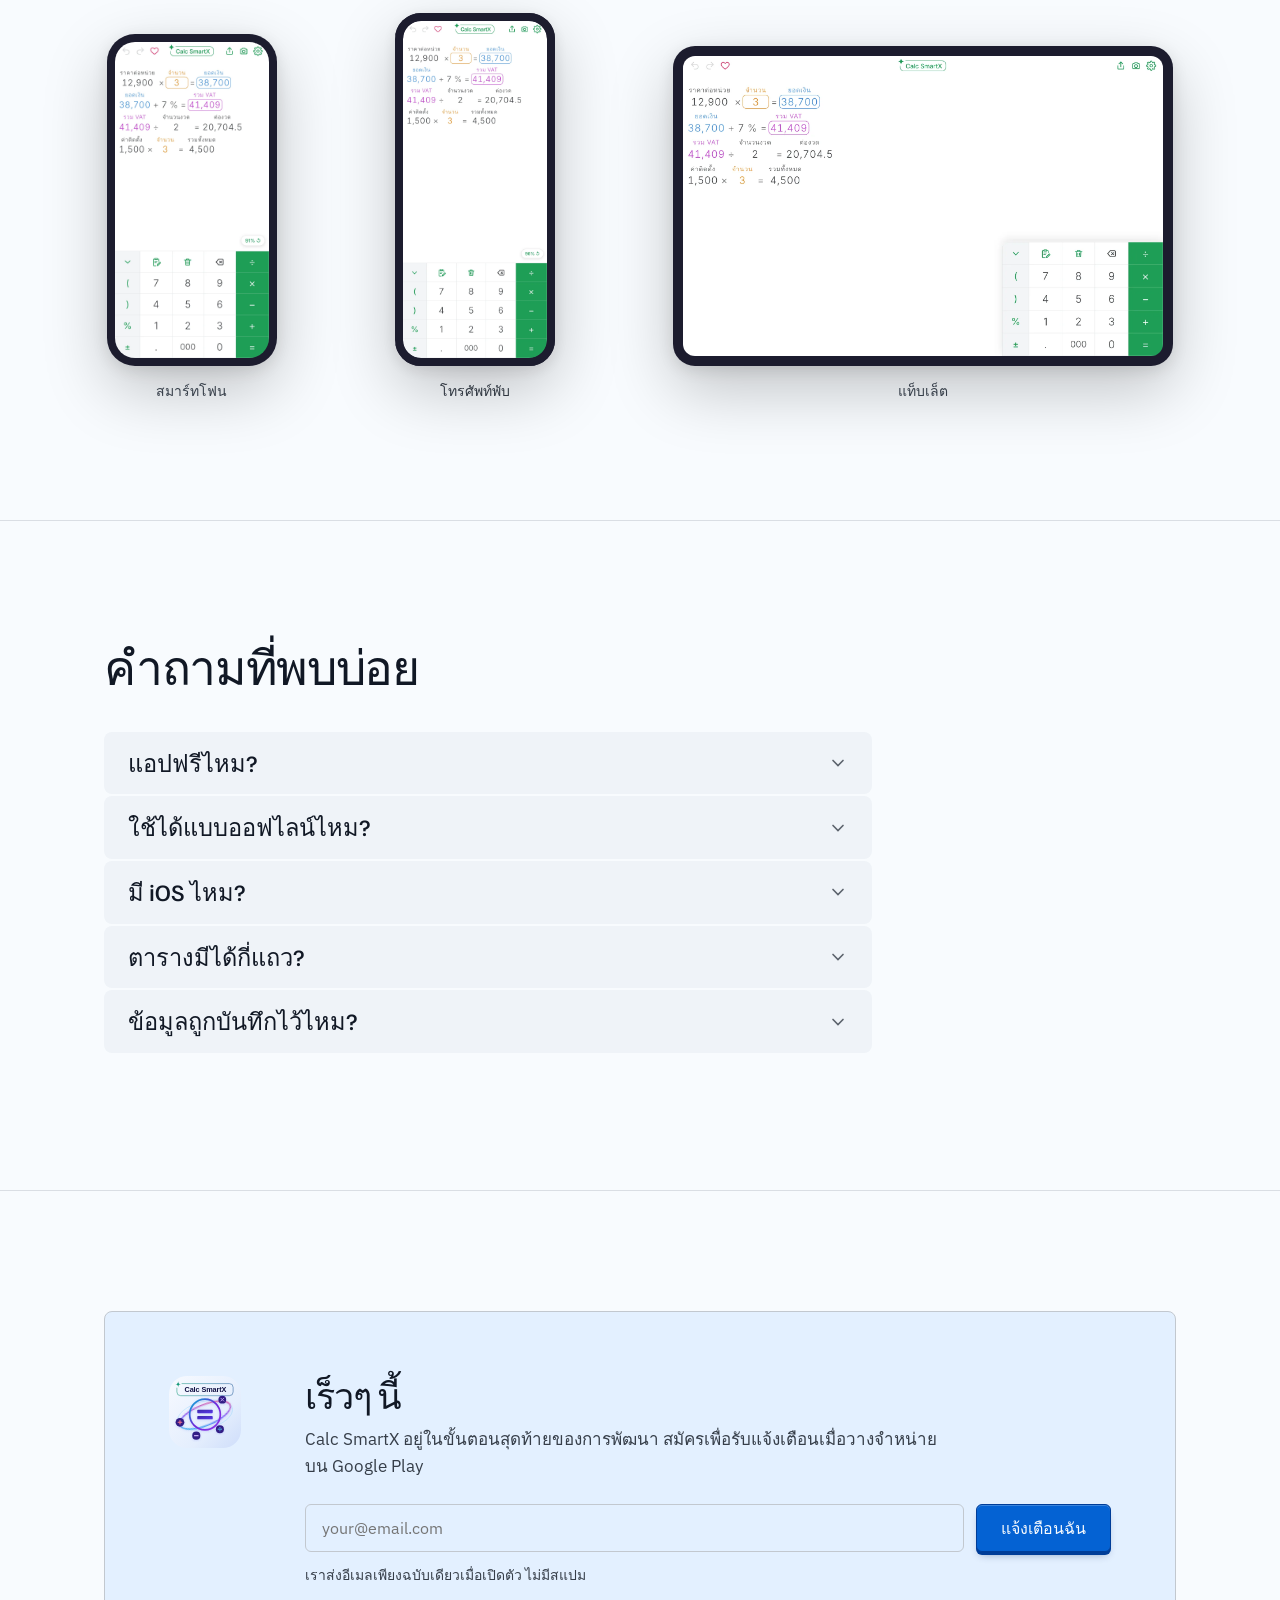
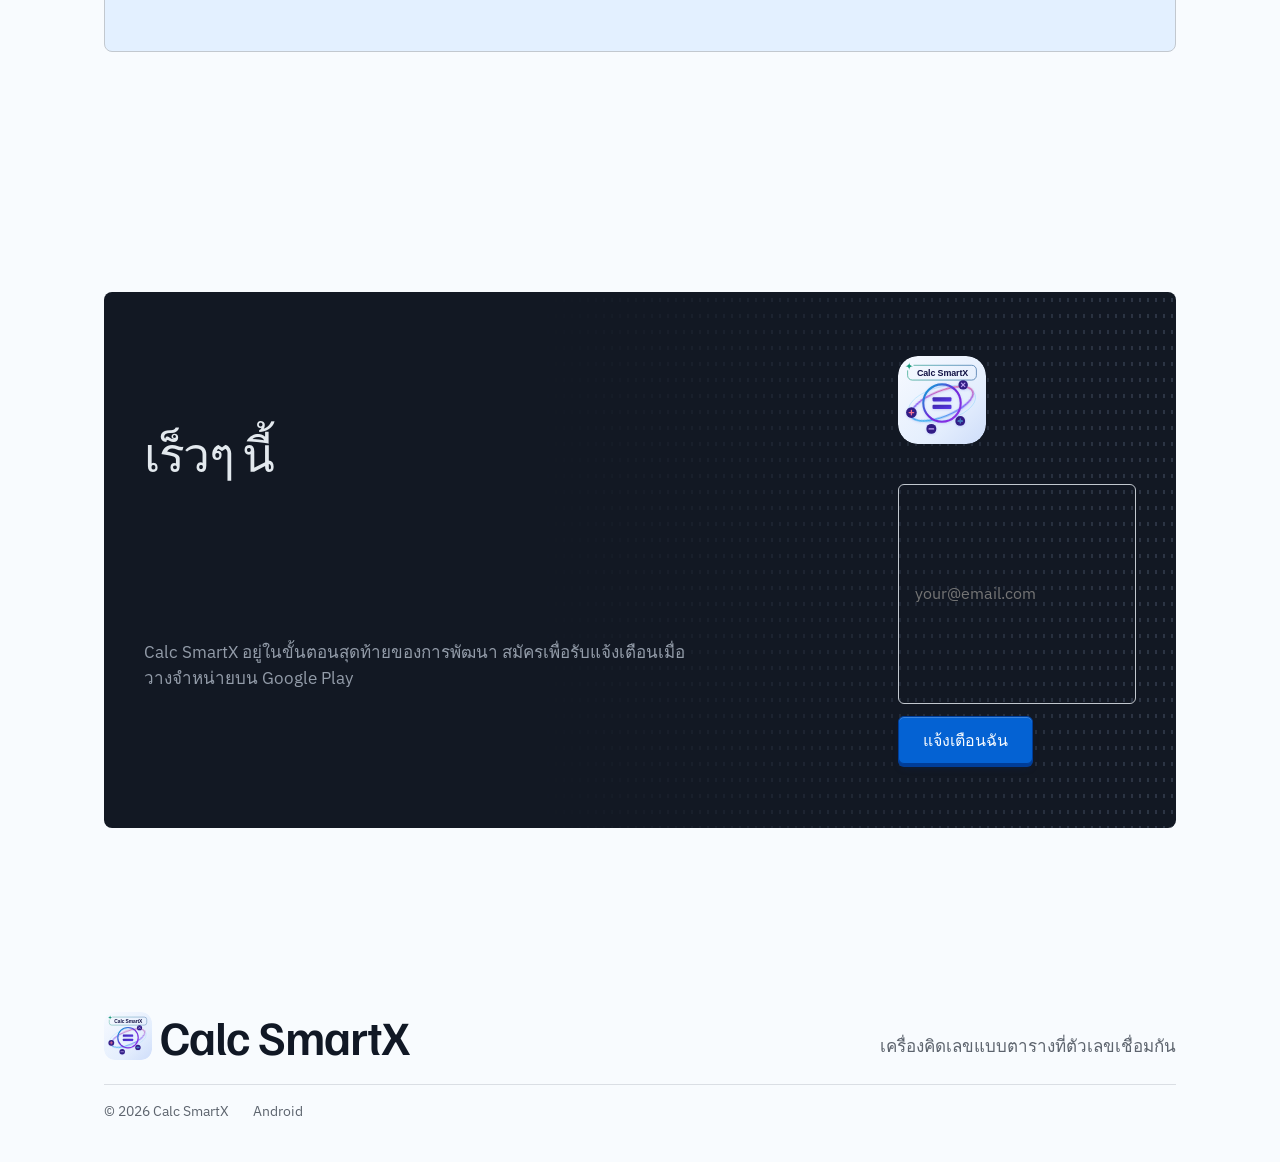
<file: th/index.html>
<!doctype html>
<html lang="th" class="no-js">
<head>
<meta charset="utf-8">
<meta name="viewport" content="width=device-width,initial-scale=1">
<title>Calc SmartX: เครื่องคิดเลขแบบตาราง แก้ตัวเลขเดียว ทั้งตารางคำนวณใหม่</title>
<meta name="description" content="Calc SmartX คือเครื่องคิดเลขแบบตาราง แก้ตัวเลขเดียว ผลลัพธ์ที่เกี่ยวข้องคำนวณใหม่ทั้งหมด ใส่โน้ตบนทุกตัวเลข จับภาพหน้าจอได้สวย รองรับ 12 ภาษา">
<link rel="canonical" href="https://nghiemtuan882.github.io/calc-smartx-web/th/">
<link rel="alternate" hreflang="vi" href="https://nghiemtuan882.github.io/calc-smartx-web/">
<link rel="alternate" hreflang="en" href="https://nghiemtuan882.github.io/calc-smartx-web/en/">
<link rel="alternate" hreflang="zh-Hans" href="https://nghiemtuan882.github.io/calc-smartx-web/zh/">
<link rel="alternate" hreflang="ja" href="https://nghiemtuan882.github.io/calc-smartx-web/ja/">
<link rel="alternate" hreflang="ko" href="https://nghiemtuan882.github.io/calc-smartx-web/ko/">
<link rel="alternate" hreflang="es" href="https://nghiemtuan882.github.io/calc-smartx-web/es/">
<link rel="alternate" hreflang="pt" href="https://nghiemtuan882.github.io/calc-smartx-web/pt/">
<link rel="alternate" hreflang="fr" href="https://nghiemtuan882.github.io/calc-smartx-web/fr/">
<link rel="alternate" hreflang="de" href="https://nghiemtuan882.github.io/calc-smartx-web/de/">
<link rel="alternate" hreflang="ru" href="https://nghiemtuan882.github.io/calc-smartx-web/ru/">
<link rel="alternate" hreflang="th" href="https://nghiemtuan882.github.io/calc-smartx-web/th/">
<link rel="alternate" hreflang="id" href="https://nghiemtuan882.github.io/calc-smartx-web/id/">
<link rel="alternate" hreflang="x-default" href="https://nghiemtuan882.github.io/calc-smartx-web/">
<meta property="og:type" content="website">
<meta property="og:title" content="Calc SmartX: เครื่องคิดเลขแบบตาราง แก้ตัวเลขเดียว ทั้งตารางคำนวณใหม่">
<meta property="og:description" content="Calc SmartX คือเครื่องคิดเลขแบบตาราง แก้ตัวเลขเดียว ผลลัพธ์ที่เกี่ยวข้องคำนวณใหม่ทั้งหมด ใส่โน้ตบนทุกตัวเลข จับภาพหน้าจอได้สวย รองรับ 12 ภาษา">
<meta property="og:url" content="https://nghiemtuan882.github.io/calc-smartx-web/th/">
<meta property="og:image" content="https://nghiemtuan882.github.io/calc-smartx-web/static/og.png">
<meta property="og:locale" content="th">
<meta name="twitter:card" content="summary_large_image">
<meta name="theme-color" content="#f7f9fc">
<link rel="icon" href="../static/logo.svg" type="image/svg+xml">
<link rel="apple-touch-icon" href="../static/apple-touch-icon.png">
<link rel="preconnect" href="https://fonts.googleapis.com">
<link rel="preconnect" href="https://fonts.gstatic.com" crossorigin>
<link href="https://fonts.googleapis.com/css2?family=Familjen+Grotesk:wght@400;500;600&family=Roboto:wght@300;400;500&family=IBM+Plex+Sans:wght@400;500&family=JetBrains+Mono:wght@400;500&display=swap" rel="stylesheet">
<link rel="stylesheet" href="../static/css/site.css">
<script type="application/ld+json">{"@context":"https://schema.org","@type":"MobileApplication","name":"Calc SmartX","operatingSystem":"Android","applicationCategory":"UtilitiesApplication","softwareVersion":"1.2","inLanguage":"th","description":"Calc SmartX คือเครื่องคิดเลขแบบตาราง แก้ตัวเลขเดียว ผลลัพธ์ที่เกี่ยวข้องคำนวณใหม่ทั้งหมด ใส่โน้ตบนทุกตัวเลข จับภาพหน้าจอได้สวย รองรับ 12 ภาษา","url":"https://nghiemtuan882.github.io/calc-smartx-web/th/","image":"https://nghiemtuan882.github.io/calc-smartx-web/static/logo-512.png"}</script>

</head>
<body>
<div id="splash" aria-hidden="true">
  <div class="splash__ring"><img src="../static/logo.svg" alt="Calc SmartX" width="72" height="72"></div>
  <div class="splash__name">Calc SmartX</div>
  <div class="splash__bar-wrap"><div class="splash__bar"></div></div>
</div>
<a class="skip" href="#main">ข้ามไปยังเนื้อหา</a>
<header class="nav">
  <div class="container nav__in">
    <a class="brand" href="../th/"><img src="../static/logo.svg" alt="" width="52" height="52">Calc SmartX</a>
    <nav class="nav__links" aria-label="Calc SmartX">
      <a href="#features">ฟีเจอร์</a>
      <a href="#example">ตัวอย่าง</a>
      <a href="#languages">ภาษา</a>
    </nav>
    <div class="nav__end">
      <label class="langsel"><span class="langsel__lbl">ภาษา</span><span class="langsel__flag" aria-hidden="true">🇹🇭</span><select id="langsel"><option value="vi" data-href="../">Tiếng Việt</option><option value="en" data-href="../en/">English</option><option value="zh" data-href="../zh/">中文（简体）</option><option value="ja" data-href="../ja/">日本語</option><option value="ko" data-href="../ko/">한국어</option><option value="es" data-href="../es/">Español</option><option value="pt" data-href="../pt/">Português</option><option value="fr" data-href="../fr/">Français</option><option value="de" data-href="../de/">Deutsch</option><option value="ru" data-href="../ru/">Русский</option><option value="th" data-href="../th/" selected>ไทย</option><option value="id" data-href="../id/">Bahasa Indonesia</option></select><svg viewBox="0 0 24 24" fill="none" stroke="currentColor" stroke-width="2" stroke-linecap="round" stroke-linejoin="round" aria-hidden="true"><path d="m6 9 6 6 6-6"/></svg></label>
      <span class="nav__soon">เร็วๆ นี้</span>
    </div>
  </div>
</header>

<main id="main">
  <section class="hero" aria-labelledby="h1">
    <canvas class="field" aria-hidden="true"></canvas>
    <div class="container hero__in">
      <div class="hero__text">
        <h1 id="h1">แก้ตัวเลขเดียว ทั้งตารางตามทัน</h1>
        <p class="lead">เครื่องคิดเลขแบบตาราง ใส่โน้ตบนทุกตัวเลขได้</p>
        <div class="hero__acts"><span class="hero__soon-badge">เร็วๆ นี้</span></div>
      </div>
      <div class="hero__sheet">
        <p class="try" id="try">ลองเลย: กดแป้นตัวเลขเพื่อเปลี่ยนจำนวน</p>
        <div class="phone" id="sheet" data-ex="{&quot;price&quot;:12900,&quot;qty&quot;:3,&quot;vat&quot;:7,&quot;parts&quot;:2,&quot;fee&quot;:1500,&quot;cur&quot;:&quot;฿&quot;,&quot;sep&quot;:&quot;comma&quot;}" role="group" aria-labelledby="try">
          <div class="ph__top" aria-hidden="true">
            <span class="ph__ic"><svg viewBox="0 0 24 24" fill="none" stroke="currentColor" stroke-width="1.8" stroke-linecap="round" stroke-linejoin="round" aria-hidden="true"><path d="M9 14 4 9l5-5"/><path d="M4 9h10.5a5.5 5.5 0 0 1 0 11H11"/></svg><svg viewBox="0 0 24 24" fill="none" stroke="currentColor" stroke-width="1.8" stroke-linecap="round" stroke-linejoin="round" aria-hidden="true"><path d="m15 14 5-5-5-5"/><path d="M20 9H9.5a5.5 5.5 0 0 0 0 11H13"/></svg><svg viewBox="0 0 24 24" fill="none" stroke="currentColor" stroke-width="1.8" stroke-linecap="round" stroke-linejoin="round" aria-hidden="true" class="heart"><path d="M12 20s-7.5-4.6-9.2-9.4C1.7 7.4 3.8 4 7.2 4c2 0 3.5 1.1 4.8 2.8C13.3 5.1 14.8 4 16.8 4c3.4 0 5.5 3.4 4.4 6.6C19.5 15.4 12 20 12 20z"/></svg></span>
            <span class="ph__brand"><svg class="spark" viewBox="0 0 24 24" aria-hidden="true"><path d="M12 1.5C12.7 7.3 16.7 11.3 22.5 12C16.7 12.7 12.7 16.7 12 22.5C11.3 16.7 7.3 12.7 1.5 12C7.3 11.3 11.3 7.3 12 1.5Z" fill="currentColor"/></svg>Calc SmartX</span>
            <span class="ph__ic"><svg viewBox="0 0 24 24" fill="none" stroke="currentColor" stroke-width="1.8" stroke-linecap="round" stroke-linejoin="round" aria-hidden="true"><path d="M12 3v12"/><path d="m7.5 7.5 4.5-4.5 4.5 4.5"/><path d="M5 12v6.5A1.5 1.5 0 0 0 6.5 20h11a1.5 1.5 0 0 0 1.5-1.5V12"/></svg><svg viewBox="0 0 24 24" fill="none" stroke="currentColor" stroke-width="1.8" stroke-linecap="round" stroke-linejoin="round" aria-hidden="true"><path d="M4 8.5A1.5 1.5 0 0 1 5.5 7h2l1.5-2h6l1.5 2h2A1.5 1.5 0 0 1 20 8.5v9a1.5 1.5 0 0 1-1.5 1.5h-13A1.5 1.5 0 0 1 4 17.5z"/><circle cx="12" cy="13" r="3.5"/></svg><svg viewBox="0 0 24 24" fill="none" stroke="currentColor" stroke-width="1.8" stroke-linecap="round" stroke-linejoin="round" aria-hidden="true"><circle cx="12" cy="12" r="3"/><path d="M19.4 15a1.7 1.7 0 0 0 .3 1.8l.1.1a2 2 0 1 1-2.8 2.8l-.1-.1a1.7 1.7 0 0 0-1.8-.3 1.7 1.7 0 0 0-1 1.5V21a2 2 0 1 1-4 0v-.1a1.7 1.7 0 0 0-1.1-1.5 1.7 1.7 0 0 0-1.8.3l-.1.1a2 2 0 1 1-2.8-2.8l.1-.1a1.7 1.7 0 0 0 .3-1.8 1.7 1.7 0 0 0-1.5-1H3a2 2 0 1 1 0-4h.1a1.7 1.7 0 0 0 1.5-1.1 1.7 1.7 0 0 0-.3-1.8l-.1-.1a2 2 0 1 1 2.8-2.8l.1.1a1.7 1.7 0 0 0 1.8.3H9a1.7 1.7 0 0 0 1-1.5V3a2 2 0 1 1 4 0v.1a1.7 1.7 0 0 0 1 1.5 1.7 1.7 0 0 0 1.8-.3l.1-.1a2 2 0 1 1 2.8 2.8l-.1.1a1.7 1.7 0 0 0-.3 1.8V9a1.7 1.7 0 0 0 1.5 1H21a2 2 0 1 1 0 4h-.1a1.7 1.7 0 0 0-1.5 1z"/></svg></span>
          </div>
          <div class="ph__sheet" aria-live="polite">
            <div class="ln"><span class="t"><small>ราคาต่อหน่วย</small><b>12,900</b></span><span class="t o"><b>×</b></span><span class="t c3 box"><small>จำนวน</small><b data-v="qty">3</b></span><span class="t o"><b>=</b></span><span class="t c1 box"><small>ยอดเงิน</small><b data-v="amount">38,700</b></span></div>
            <div class="ln"><span class="t c1"><small>ยอดเงิน</small><b data-v="amount">38,700</b></span><span class="t o"><b>+</b></span><span class="t"><b>7</b></span><span class="t o"><b>%</b></span><span class="t o"><b>=</b></span><span class="t c2 box"><small>รวม VAT</small><b data-v="vat">41,409</b></span></div>
            <div class="ln"><span class="t c2"><small>รวม VAT</small><b data-v="vat">41,409</b></span><span class="t o"><b>÷</b></span><span class="t"><small>จำนวนงวด</small><b>2</b></span><span class="t o"><b>=</b></span><span class="t"><small>ต่องวด</small><b data-v="each">20,704.5</b></span></div>
            <div class="ln"><span class="t"><small>ค่าติดตั้ง</small><b>1,500</b></span><span class="t o"><b>×</b></span><span class="t c3"><small>จำนวน</small><b data-v="qty">3</b></span><span class="t o"><b>=</b></span><span class="t"><small>รวมทั้งหมด</small><b data-v="total">4,500</b></span></div>
          </div>
          <div class="ph__pad"><button type="button" class="k tl" tabindex="-1" aria-hidden="true"><svg viewBox="0 0 24 24" fill="none" stroke="currentColor" stroke-width="1.8" stroke-linecap="round" stroke-linejoin="round" aria-hidden="true"><path d="m6 9 6 6 6-6"/></svg></button><button type="button" class="k tl" tabindex="-1" aria-hidden="true"><svg viewBox="0 0 24 24" fill="none" stroke="currentColor" stroke-width="1.8" stroke-linecap="round" stroke-linejoin="round" aria-hidden="true"><path d="M9 4h6a1 1 0 0 1 1 1v1H8V5a1 1 0 0 1 1-1z"/><path d="M16 5h1.5A1.5 1.5 0 0 1 19 6.5V11M8 5H6.5A1.5 1.5 0 0 0 5 6.5v12A1.5 1.5 0 0 0 6.5 20H11"/><path d="m14 20 .5-2.5 5-5 2 2-5 5z"/></svg></button><button type="button" class="k tl" data-k="clear"><svg viewBox="0 0 24 24" fill="none" stroke="currentColor" stroke-width="1.8" stroke-linecap="round" stroke-linejoin="round" aria-hidden="true"><path d="M4 7h16"/><path d="M10 11v6M14 11v6"/><path d="M5.5 7l1 12a1.5 1.5 0 0 0 1.5 1.4h8a1.5 1.5 0 0 0 1.5-1.4l1-12"/><path d="M9 7V4.5h6V7"/></svg></button><button type="button" class="k tl" data-k="bs"><svg viewBox="0 0 24 24" fill="none" stroke="currentColor" stroke-width="1.8" stroke-linecap="round" stroke-linejoin="round" aria-hidden="true"><path d="M9 5h10.5A1.5 1.5 0 0 1 21 6.5v11a1.5 1.5 0 0 1-1.5 1.5H9l-6-7z"/><path d="m11 9 6 6M17 9l-6 6"/></svg></button><button type="button" class="k op" tabindex="-1" aria-hidden="true">÷</button><button type="button" class="k tl" tabindex="-1" aria-hidden="true">(</button><button type="button" class="k " data-k="7">7</button><button type="button" class="k " data-k="8">8</button><button type="button" class="k " data-k="9">9</button><button type="button" class="k op" tabindex="-1" aria-hidden="true">×</button><button type="button" class="k tl" tabindex="-1" aria-hidden="true">)</button><button type="button" class="k " data-k="4">4</button><button type="button" class="k " data-k="5">5</button><button type="button" class="k " data-k="6">6</button><button type="button" class="k op" tabindex="-1" aria-hidden="true">−</button><button type="button" class="k tl" tabindex="-1" aria-hidden="true">%</button><button type="button" class="k " data-k="1">1</button><button type="button" class="k " data-k="2">2</button><button type="button" class="k " data-k="3">3</button><button type="button" class="k op" tabindex="-1" aria-hidden="true">+</button><button type="button" class="k tl" tabindex="-1" aria-hidden="true">±</button><button type="button" class="k " tabindex="-1" aria-hidden="true">.</button><button type="button" class="k k000" data-k="000">000</button><button type="button" class="k " data-k="0">0</button><button type="button" class="k op" tabindex="-1" aria-hidden="true">=</button></div>
        </div>
      </div>
    </div>
  </section>

  <section class="sec" id="example" aria-labelledby="h-ex">
    <div class="container ex">
      <figure class="ex__shot cut" style="margin:0"><img src="../static/shots/th.webp" width="824" height="1560" loading="lazy" decoding="async" alt="Calc SmartX แสดงตารางตัวอย่างภาษาไทย"></figure>
      <div class="ex__body">
        <h2 id="h-ex">ตารางจริงเป็นภาษาไทย</h2>
        <p>ภาพหน้าจอจาก Calc SmartX ราคาต่อหน่วยเป็น฿ บวก VAT 7 % แบ่งจ่าย 2 งวด เปลี่ยนจำนวนแล้วทั้งสี่บรรทัดเปลี่ยนตาม</p>
        <div class="ledger-wrap">
          <table class="ledger">
            <thead><tr><th scope="col">การคำนวณ</th><th scope="col">ผลลัพธ์</th><th scope="col">โน้ต</th></tr></thead>
            <tbody><tr><td class="m">12,900 × 3</td><td class="m">38,700</td><td>ราคาต่อหน่วย × จำนวน = ยอดเงิน</td></tr><tr class="hit"><td class="m">38,700 + 7 %</td><td class="m">41,409</td><td>รวม VAT</td></tr><tr><td class="m">41,409 ÷ 2</td><td class="m">20,704.5</td><td>ต่องวด (จำนวนงวด: 2)</td></tr><tr><td class="m">1,500 × 3</td><td class="m">4,500</td><td>ค่าติดตั้ง × จำนวน = รวมทั้งหมด</td></tr></tbody>
          </table>
        </div>
      </div>
    </div>
  </section>

  <section class="sec" id="features" aria-labelledby="h-feat">
    <div class="container">
      <div class="sec__head">
        <h2 id="h-feat">15 ฟีเจอร์ ดูให้เห็นกับตา</h2>
        <p class="lead">ทุกภาพเคลื่อนไหวอัดจากแอปจริง เป็นภาษาเดียวกับหน้านี้</p>
      </div>
      
      <div class="grp">
        <div class="grp__h"><span aria-hidden="true">01</span><h3>คำนวณแบบเชื่อมโยง</h3></div>
        <ul class="feats">
          <li class="feat">
            <div class="feat__clip cut"><img src="../static/gif/th-f1.gif" width="546" height="285" loading="lazy" decoding="async" alt="แก้ตัวเลข ผลลัพธ์เปลี่ยนตาม"></div>
            <h4>แก้ตัวเลข ผลลัพธ์เปลี่ยนตาม</h4>
            <p>แตะตัวเลขใดก็ได้เพื่อแก้ไข ผลลัพธ์ที่เกี่ยวข้องคำนวณใหม่ทั้งหมด</p>
          </li>
          <li class="feat">
            <div class="feat__clip cut"><img src="../static/gif/th-f2.gif" width="546" height="285" loading="lazy" decoding="async" alt="คำนวณต่อจากผลลัพธ์"></div>
            <h4>คำนวณต่อจากผลลัพธ์</h4>
            <p>แตะผลลัพธ์แล้วกด + − × ÷ บรรทัดใหม่จะลิงก์กับผลลัพธ์นั้น</p>
          </li>
          <li class="feat">
            <div class="feat__clip cut"><img src="../static/gif/th-f3.gif" width="546" height="285" loading="lazy" decoding="async" alt="ลากเพื่อลิงก์"></div>
            <h4>ลากเพื่อลิงก์</h4>
            <p>แตะค้างแล้วลากตัวเลข จะมีการ์ดเล็กลอยเหนือนิ้ว วางบนตัวเลขใดจะแทนที่ตัวนั้น วางใต้บรรทัดสุดท้ายจะเป็นบรรทัดใหม่</p>
          </li>
          <li class="feat">
            <div class="feat__clip cut"><img src="../static/gif/th-f7.gif" width="546" height="285" loading="lazy" decoding="async" alt="แตะตัวเลขเพื่อลิงก์"></div>
            <h4>แตะตัวเลขเพื่อลิงก์</h4>
            <p>หลังกดเครื่องหมาย แตะตัวเลขใดก็ได้ด้านบน จะถูกใส่เข้ามาพร้อมลิงก์</p>
          </li>
          <li class="feat">
            <div class="feat__clip cut"><img src="../static/gif/th-f11.gif" width="546" height="285" loading="lazy" decoding="async" alt="แตะเครื่องหมายเพื่อเปลี่ยน"></div>
            <h4>แตะเครื่องหมายเพื่อเปลี่ยน</h4>
            <p>แตะ + − × ÷ ในการคำนวณแล้วเลือกเครื่องหมายใหม่ ผลลัพธ์จะคำนวณใหม่ทันที</p>
          </li>
        </ul>
      </div>
      <div class="grp">
        <div class="grp__h"><span aria-hidden="true">02</span><h3>ป้อนและแก้ไขได้เร็ว</h3></div>
        <ul class="feats">
          <li class="feat">
            <div class="feat__clip cut"><img src="../static/gif/th-f12.gif" width="546" height="285" loading="lazy" decoding="async" alt="⌫ อัจฉริยะ"></div>
            <h4>⌫ อัจฉริยะ</h4>
            <p>แตะ ⌫ เพื่อลบทีละตัวอักษร รวมถึงเครื่องหมาย ถ้าเลือกคำตอบอยู่ ⌫ จะย้ายไปที่ตัวเลขสุดท้าย กด ⌫ ค้างไว้เพื่อลบทั้งบรรทัด</p>
          </li>
          <li class="feat">
            <div class="feat__clip cut"><img src="../static/gif/th-f13.gif" width="546" height="285" loading="lazy" decoding="async" alt="ปุ่ม 000 ป้อนจำนวนเงินเร็ว"></div>
            <h4>ปุ่ม 000 ป้อนจำนวนเงินเร็ว</h4>
            <p>พิมพ์ 12 แล้วกด 000 สองครั้งจะได้ 12,000,000 ไม่ต้องกด 0 หกครั้ง</p>
          </li>
          <li class="feat">
            <div class="feat__clip cut"><img src="../static/gif/th-f9.gif" width="546" height="285" loading="lazy" decoding="async" alt="ลากเครื่องหมายเพื่อย้าย"></div>
            <h4>ลากเครื่องหมายเพื่อย้าย</h4>
            <p>แตะค้างแล้วลาก + − × ÷ หรือ = เพื่อย้ายการคำนวณทั้งบรรทัด</p>
          </li>
        </ul>
      </div>
      <div class="grp">
        <div class="grp__h"><span aria-hidden="true">03</span><h3>โน้ตและการจัดวาง</h3></div>
        <ul class="feats">
          <li class="feat">
            <div class="feat__clip cut"><img src="../static/gif/th-f4.gif" width="546" height="285" loading="lazy" decoding="async" alt="โน้ตบนทุกตัวเลข"></div>
            <h4>โน้ตบนทุกตัวเลข</h4>
            <p>กดปุ่มโน้ตแล้วพิมพ์ “ราคาต่อหน่วย” “จำนวน” เหนือตัวเลขได้เลย</p>
          </li>
          <li class="feat">
            <div class="feat__clip cut"><img src="../static/gif/th-f10.gif" width="546" height="285" loading="lazy" decoding="async" alt="เลื่อนคอลัมน์เครื่องหมายเพื่อซูม"></div>
            <h4>เลื่อนคอลัมน์เครื่องหมายเพื่อซูม</h4>
            <p>วางนิ้วบนคอลัมน์ + − × ÷ เลื่อนขึ้นเพื่อขยาย เลื่อนลงเพื่อย่อ</p>
          </li>
          <li class="feat">
            <div class="feat__clip cut"><img src="../static/gif/th-f14.gif" width="546" height="285" loading="lazy" decoding="async" alt="ปัดแป้นพิมพ์เพื่อปรับระยะห่าง"></div>
            <h4>ปัดแป้นพิมพ์เพื่อปรับระยะห่าง</h4>
            <p>ปัดซ้ายขวาที่แถวบนสุดเพื่อปรับระยะห่างระหว่างตัวเลข ปัดขึ้นลงที่คอลัมน์ซ้ายเพื่อปรับระยะห่างระหว่างบรรทัด</p>
          </li>
          <li class="feat">
            <div class="feat__clip cut"><img src="../static/gif/th-f6.gif" width="546" height="285" loading="lazy" decoding="async" alt="ปรับได้ตามใจ"></div>
            <h4>ปรับได้ตามใจ</h4>
            <p>เปลี่ยนสี แบบอักษร ขนาด ภาษา โหมดมืด และแป้นพิมพ์มือซ้าย</p>
          </li>
        </ul>
      </div>
      <div class="grp">
        <div class="grp__h"><span aria-hidden="true">04</span><h3>จับภาพและแชร์</h3></div>
        <ul class="feats">
          <li class="feat">
            <div class="feat__clip cut"><img src="../static/gif/th-f5.gif" width="546" height="285" loading="lazy" decoding="async" alt="จับภาพหน้าจออย่างเรียบร้อย"></div>
            <h4>จับภาพหน้าจออย่างเรียบร้อย</h4>
            <p>จับทั้งหน้าจอ พื้นที่ที่วาดเอง หรือเฉพาะบรรทัดที่เลือก</p>
          </li>
          <li class="feat">
            <div class="feat__clip cut"><img src="../static/gif/th-f8.gif" width="546" height="285" loading="lazy" decoding="async" alt="จับภาพเฉพาะบรรทัดที่ต้องการ"></div>
            <h4>จับภาพเฉพาะบรรทัดที่ต้องการ</h4>
            <p>เลือกบรรทัดแม้อยู่ห่างกัน ภาพจะเรียงให้ติดกัน</p>
          </li>
          <li class="feat">
            <div class="feat__clip cut"><img src="../static/gif/th-f15.gif" width="546" height="285" loading="lazy" decoding="async" alt="ส่งภาพตรงไปยังแอปแชต"></div>
            <h4>ส่งภาพตรงไปยังแอปแชต</h4>
            <p>ถ่ายเสร็จแล้วบันทึกภาพหรือส่งทันทีผ่าน Zalo, WhatsApp, Viber, Telegram หรือ Messenger</p>
          </li>
        </ul>
      </div>
    </div>
  </section>

  <section class="sec" id="languages" aria-labelledby="h-lang">
    <div class="container">
      <div class="sec__head">
        <h2 id="h-lang">12 ภาษา เขียนตัวเลขตามแบบท้องถิ่น</h2>
        <p class="lead">ตัวคั่นหลักพันและจุดทศนิยมเปลี่ยนตามภาษา อยากได้แบบอื่นเลือกได้ในการตั้งค่า</p>
      </div>
      <ul class="langs"><li><a href="../" hreflang="vi" lang="vi" data-lang="vi"><span class="flag" aria-hidden="true">🇻🇳</span><strong>Tiếng Việt</strong></a></li><li><a href="../en/" hreflang="en" lang="en" data-lang="en"><span class="flag" aria-hidden="true">🇺🇸</span><strong>English</strong></a></li><li><a href="../zh/" hreflang="zh-Hans" lang="zh-Hans" data-lang="zh"><span class="flag" aria-hidden="true">🇨🇳</span><strong>中文（简体）</strong></a></li><li><a href="../ja/" hreflang="ja" lang="ja" data-lang="ja"><span class="flag" aria-hidden="true">🇯🇵</span><strong>日本語</strong></a></li><li><a href="../ko/" hreflang="ko" lang="ko" data-lang="ko"><span class="flag" aria-hidden="true">🇰🇷</span><strong>한국어</strong></a></li><li><a href="../es/" hreflang="es" lang="es" data-lang="es"><span class="flag" aria-hidden="true">🇪🇸</span><strong>Español</strong></a></li><li><a href="../pt/" hreflang="pt" lang="pt" data-lang="pt"><span class="flag" aria-hidden="true">🇧🇷</span><strong>Português</strong></a></li><li><a href="../fr/" hreflang="fr" lang="fr" data-lang="fr"><span class="flag" aria-hidden="true">🇫🇷</span><strong>Français</strong></a></li><li><a href="../de/" hreflang="de" lang="de" data-lang="de"><span class="flag" aria-hidden="true">🇩🇪</span><strong>Deutsch</strong></a></li><li><a href="../ru/" hreflang="ru" lang="ru" data-lang="ru"><span class="flag" aria-hidden="true">🇷🇺</span><strong>Русский</strong></a></li><li><a href="../th/" hreflang="th" lang="th" data-lang="th" aria-current="page"><span class="flag" aria-hidden="true">🇹🇭</span><strong>ไทย</strong></a></li><li><a href="../id/" hreflang="id" lang="id" data-lang="id"><span class="flag" aria-hidden="true">🇮🇩</span><strong>Bahasa Indonesia</strong></a></li></ul>
    </div>
  </section>

  <section class="sec theme-sec" id="themes" aria-labelledby="h-themes">
    <div class="container">
      <div class="theme-layout">
        <div class="theme-text">
          <h2 id="h-themes">โหมดสว่างและมืด</h2>
          <p class="lead">สลับระหว่างธีมสว่างและมืดได้ภายในแอป สบายตาไม่ว่าจะอยู่ที่ไหน</p>
          <div class="theme-toggle" role="group">
            <button class="theme-btn theme-btn--light is-active" data-theme="light">
              <svg viewBox="0 0 24 24" fill="none" stroke="currentColor" stroke-width="1.8" stroke-linecap="round" aria-hidden="true"><circle cx="12" cy="12" r="4"/><path d="M12 2v2M12 20v2M4.93 4.93l1.41 1.41M17.66 17.66l1.41 1.41M2 12h2M20 12h2M6.34 17.66l-1.41 1.41M19.07 4.93l-1.41 1.41"/></svg>
              สว่าง
            </button>
            <button class="theme-btn theme-btn--dark" data-theme="dark">
              <svg viewBox="0 0 24 24" fill="none" stroke="currentColor" stroke-width="1.8" stroke-linecap="round" aria-hidden="true"><path d="M21 12.79A9 9 0 1 1 11.21 3 7 7 0 0 0 21 12.79z"/></svg>
              มืด
            </button>
          </div>
        </div>
        <div class="theme-preview">
          <div class="theme-mockup" id="theme-mockup" data-active="light">
            <img class="tm-light" src="../static/shots/ui/th-light.webp" width="780" height="1600" loading="lazy" decoding="async" alt="สว่าง – Calc SmartX">
            <img class="tm-dark" src="../static/shots/ui/th-dark.webp" width="780" height="1600" loading="lazy" decoding="async" alt="มืด – Calc SmartX">
          </div>
        </div>
      </div>
    </div>
  </section>

  <section class="sec device-sec" id="devices" aria-labelledby="h-devices">
    <div class="container">
      <div class="sec__head">
        <h2 id="h-devices">ใช้งานได้ทุกอุปกรณ์</h2>
        <p class="lead">อินเทอร์เฟซปรับตามขนาดหน้าจออัตโนมัติ — สมาร์ทโฟน แท็บเล็ต หรือโทรศัพท์พับ</p>
      </div>
      <div class="devices">
        <figure class="dev dev-phone">
          <div class="dev-shell"><img class="dev-img" src="../static/shots/ui/th-light.webp" width="780" height="1600" loading="lazy" decoding="async" alt="สมาร์ทโฟน – Calc SmartX"></div>
          <figcaption>สมาร์ทโฟน</figcaption>
        </figure>
        <figure class="dev dev-fold">
          <button type="button" class="fold is-closed" id="fold" aria-label="โทรศัพท์พับ">
            <span class="fold__half fold__right"><img src="../static/shots/ui/th-fold-open.webp" width="1500" height="1664" loading="lazy" decoding="async" alt="โทรศัพท์พับ – Calc SmartX"></span>
            <span class="fold__flap">
              <span class="fold__face fold__front"><img src="../static/shots/ui/th-fold-open.webp" width="1500" height="1664" loading="lazy" decoding="async" alt=""></span>
              <span class="fold__face fold__back"><img src="../static/shots/ui/th-fold-cover.webp" width="824" height="1920" loading="lazy" decoding="async" alt=""></span>
            </span>
          </button>
          <figcaption>โทรศัพท์พับ</figcaption>
        </figure>
        <figure class="dev dev-tablet">
          <div class="dev-shell"><img class="dev-img" src="../static/shots/ui/th-tablet.webp" width="1707" height="1068" loading="lazy" decoding="async" alt="แท็บเล็ต – Calc SmartX"></div>
          <figcaption>แท็บเล็ต</figcaption>
        </figure>
      </div>
    </div>
  </section>

  <section class="sec faq-sec" id="faq" aria-labelledby="h-faq">
    <div class="container">
      <div class="sec__head">
        <h2 id="h-faq">คำถามที่พบบ่อย</h2>
      </div>
      <dl class="faq">
        <div class="faq__item">
          <dt><button class="faq__q" aria-expanded="false">แอปฟรีไหม?<svg viewBox="0 0 24 24" fill="none" stroke="currentColor" stroke-width="2" stroke-linecap="round" aria-hidden="true"><path d="m6 9 6 6 6-6"/></svg></button></dt>
          <dd class="faq__a" hidden>Calc SmartX ฟรีทั้งหมด ไม่มีโฆษณา ไม่มีการซื้อในแอป</dd>
        </div>
        <div class="faq__item">
          <dt><button class="faq__q" aria-expanded="false">ใช้ได้แบบออฟไลน์ไหม?<svg viewBox="0 0 24 24" fill="none" stroke="currentColor" stroke-width="2" stroke-linecap="round" aria-hidden="true"><path d="m6 9 6 6 6-6"/></svg></button></dt>
          <dd class="faq__a" hidden>ได้ การคำนวณทุกอย่างทำบนอุปกรณ์ของคุณ ไม่ต้องใช้อินเทอร์เน็ต</dd>
        </div>
        <div class="faq__item">
          <dt><button class="faq__q" aria-expanded="false">มี iOS ไหม?<svg viewBox="0 0 24 24" fill="none" stroke="currentColor" stroke-width="2" stroke-linecap="round" aria-hidden="true"><path d="m6 9 6 6 6-6"/></svg></button></dt>
          <dd class="faq__a" hidden>ตอนนี้ Calc SmartX มีบน Android เท่านั้น เวอร์ชัน iOS อยู่ในแผนพัฒนา</dd>
        </div>
        <div class="faq__item">
          <dt><button class="faq__q" aria-expanded="false">ตารางมีได้กี่แถว?<svg viewBox="0 0 24 24" fill="none" stroke="currentColor" stroke-width="2" stroke-linecap="round" aria-hidden="true"><path d="m6 9 6 6 6-6"/></svg></button></dt>
          <dd class="faq__a" hidden>ไม่จำกัดจำนวนแถว ตารางยาวได้ตามต้องการ</dd>
        </div>
        <div class="faq__item">
          <dt><button class="faq__q" aria-expanded="false">ข้อมูลถูกบันทึกไว้ไหม?<svg viewBox="0 0 24 24" fill="none" stroke="currentColor" stroke-width="2" stroke-linecap="round" aria-hidden="true"><path d="m6 9 6 6 6-6"/></svg></button></dt>
          <dd class="faq__a" hidden>ข้อมูลเก็บไว้ในอุปกรณ์ของคุณเท่านั้น ไม่มีการส่งไปยังเซิร์ฟเวอร์ใดๆ</dd>
        </div>
      </dl>
    </div>
  </section>

  <section class="soon-sec" id="soon" aria-labelledby="h-soon">
    <div class="container">
      <div class="soon__panel">
        <div class="soon__icon"><img src="../static/logo.svg" alt="" width="72" height="72"></div>
        <div class="soon__body">
          <h2 id="h-soon">เร็วๆ นี้</h2>
          <p>Calc SmartX อยู่ในขั้นตอนสุดท้ายของการพัฒนา สมัครเพื่อรับแจ้งเตือนเมื่อวางจำหน่ายบน Google Play</p>
          <form class="soon__form" action="https://formspree.io/f/xvgrzojn" method="POST" novalidate>
            <input type="email" name="email" required placeholder="your@email.com" autocomplete="email">
            <button type="submit" class="key key--primary">แจ้งเตือนฉัน</button>
          </form>
          <p class="soon__note">เราส่งอีเมลเพียงฉบับเดียวเมื่อเปิดตัว ไม่มีสแปม</p>
        </div>
      </div>
    </div>
  </section>

  <section class="dl" aria-labelledby="h-dl">
    <div class="container">
      <div class="dl__panel">
        <div class="gfield" aria-hidden="true"></div>
        <h2 id="h-dl">เร็วๆ นี้</h2>
        <p>Calc SmartX อยู่ในขั้นตอนสุดท้ายของการพัฒนา สมัครเพื่อรับแจ้งเตือนเมื่อวางจำหน่ายบน Google Play</p>
        <div class="dl__act"><img src="../static/logo.svg" alt="" width="88" height="88">
          <form class="soon__form soon__form--inline" action="https://formspree.io/f/xvgrzojn" method="POST" novalidate>
            <input type="email" name="email" required placeholder="your@email.com" autocomplete="email">
            <button type="submit" class="key key--primary">แจ้งเตือนฉัน</button>
          </form>
        </div>
      </div>
    </div>
  </section>
</main>

<footer class="foot">
  <div class="container">
    <div class="foot__mast">
      <a class="brand" href="../th/"><img src="../static/logo.svg" alt="" width="48" height="48">Calc SmartX</a>
      <p>เครื่องคิดเลขแบบตารางที่ตัวเลขเชื่อมกัน</p>
    </div>
    <div class="foot__row">
      <span>© 2026 Calc SmartX</span>
      <span>Android</span>
    </div>
  </div>
</footer>
<script src="../static/js/site.js" defer></script>
</body>
</html>
</file>
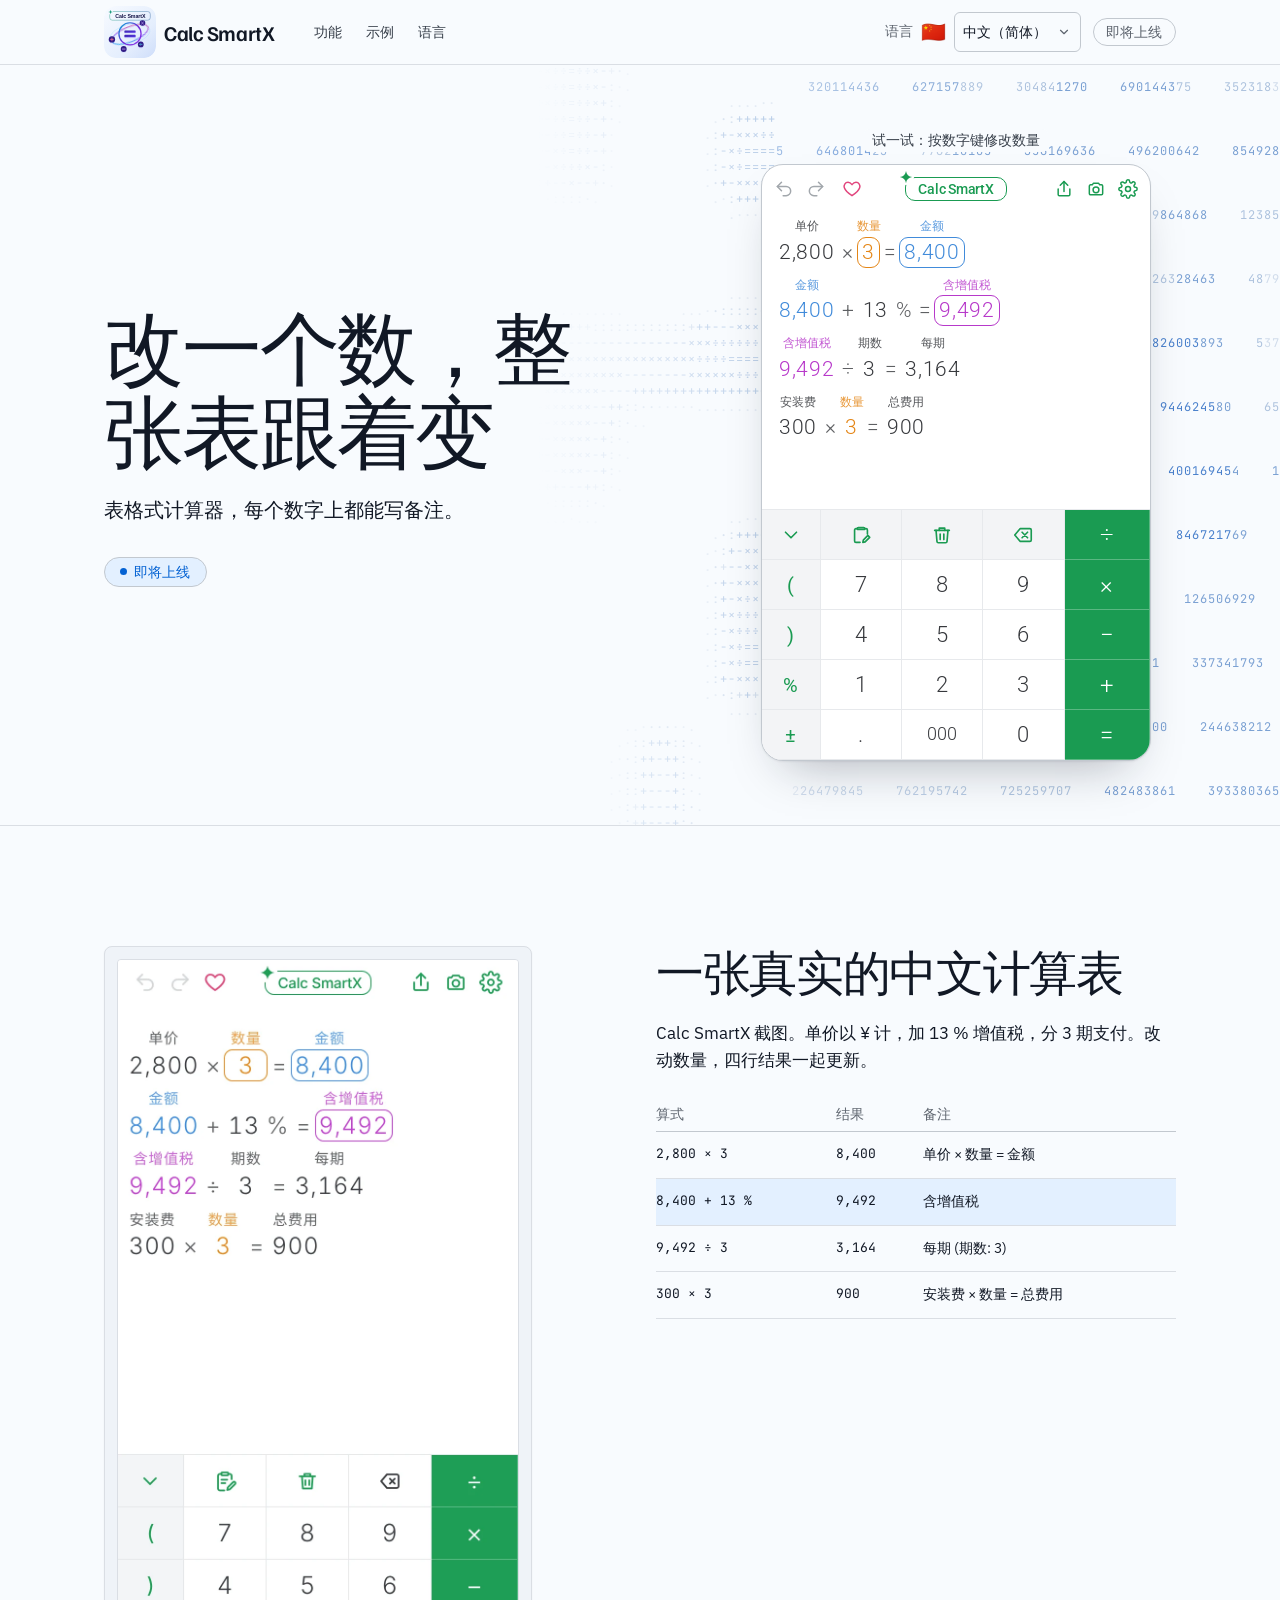
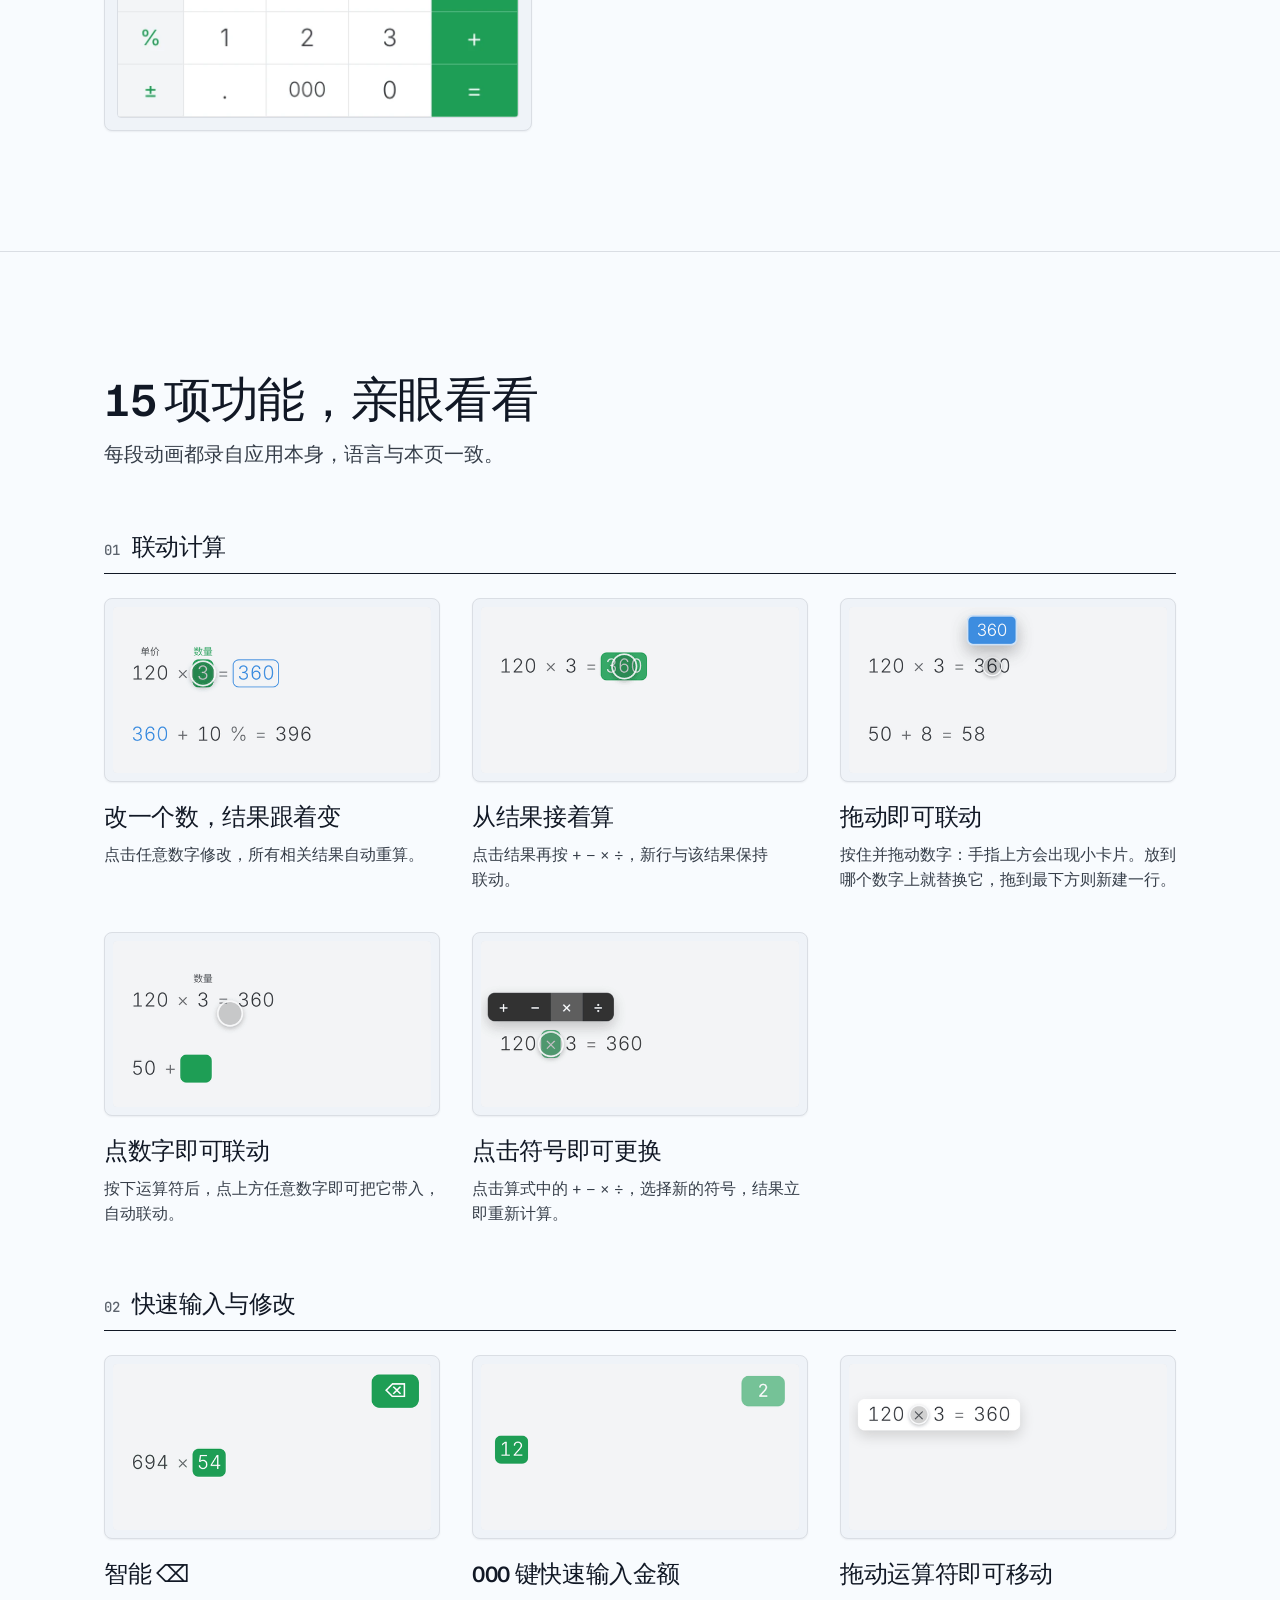
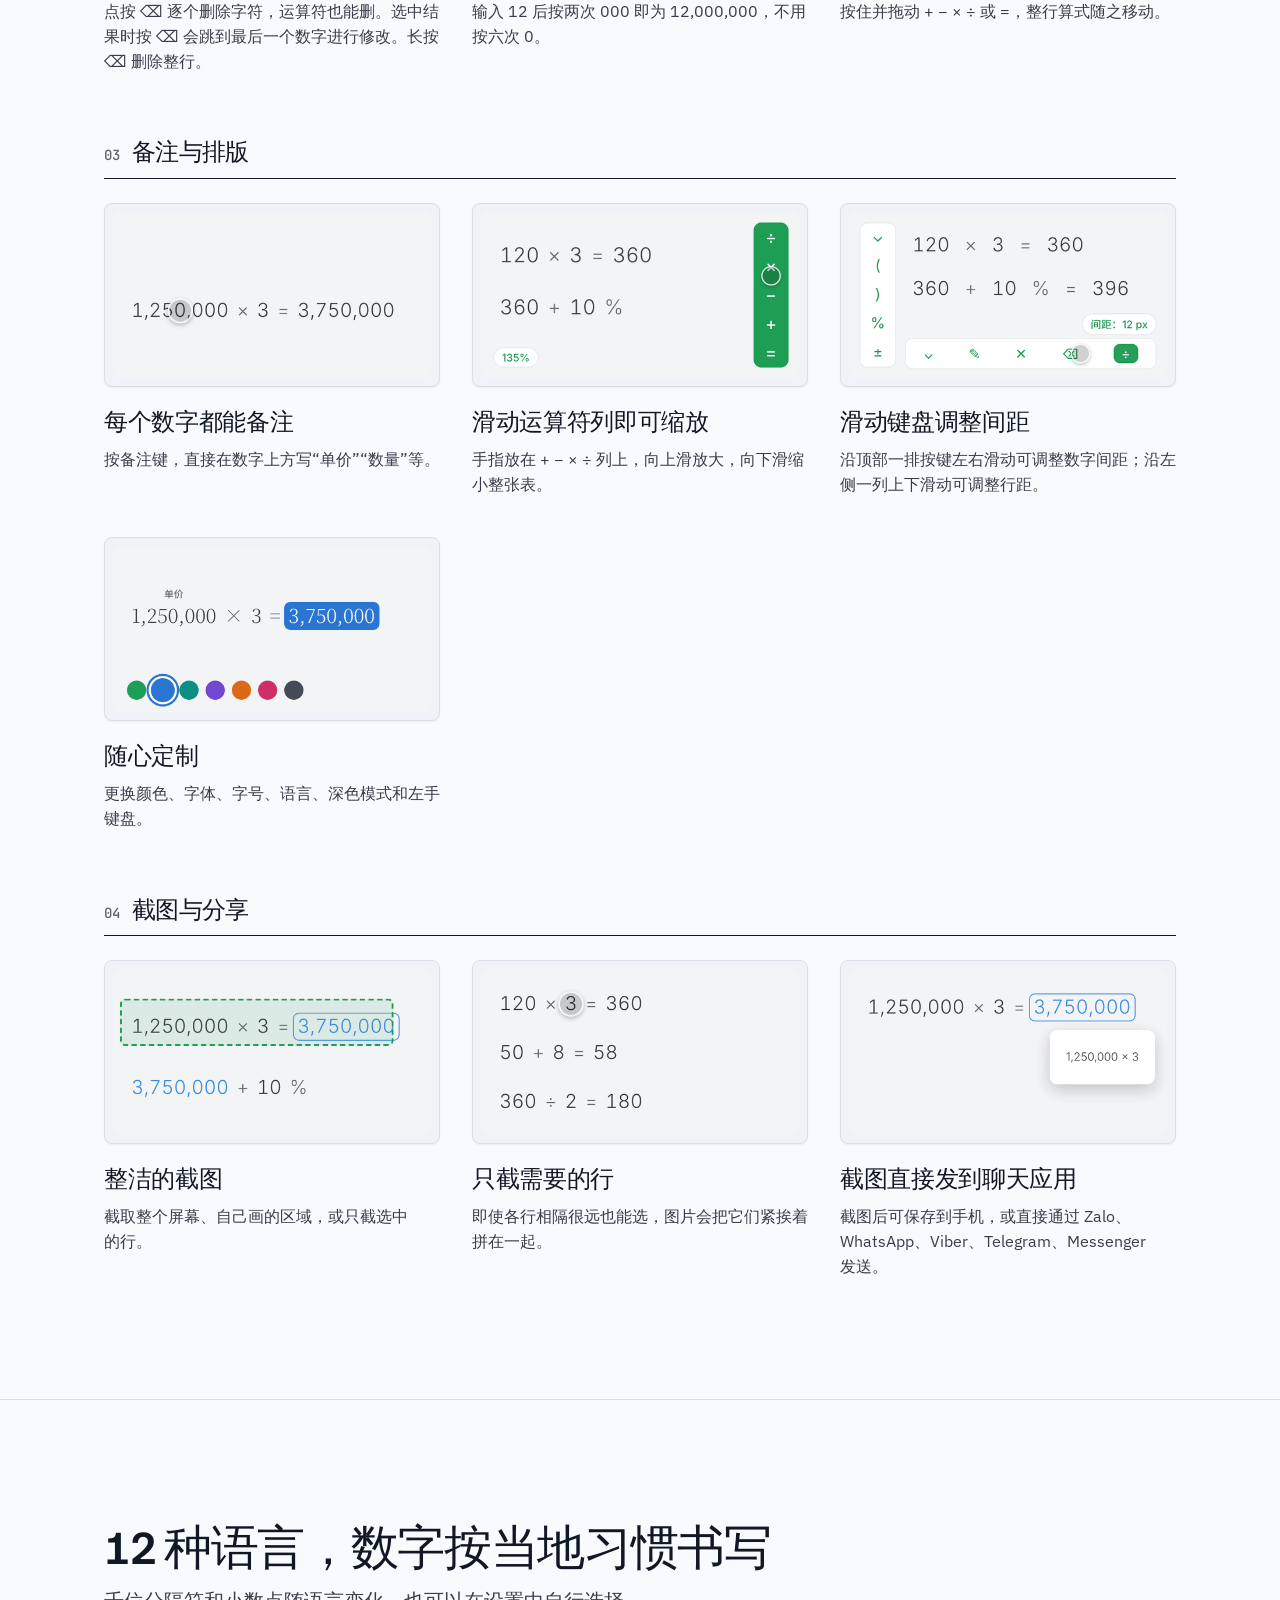
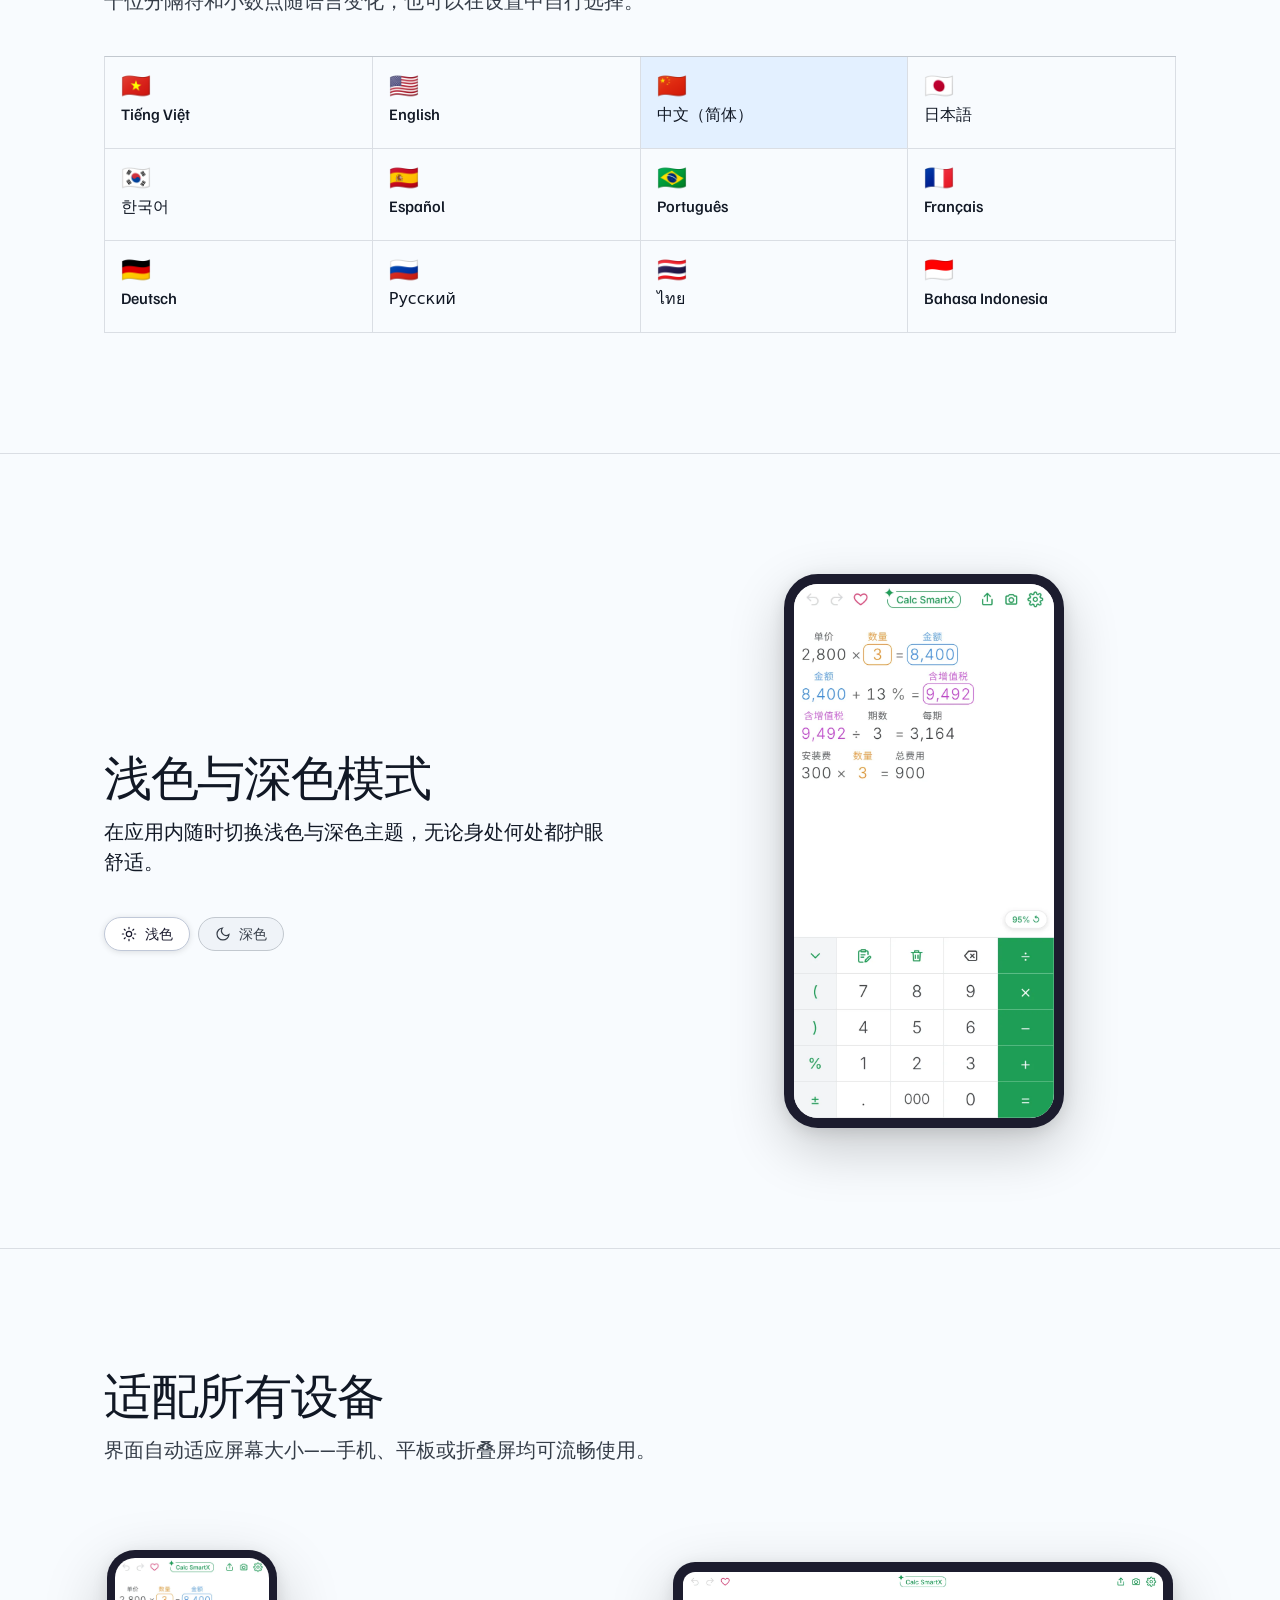
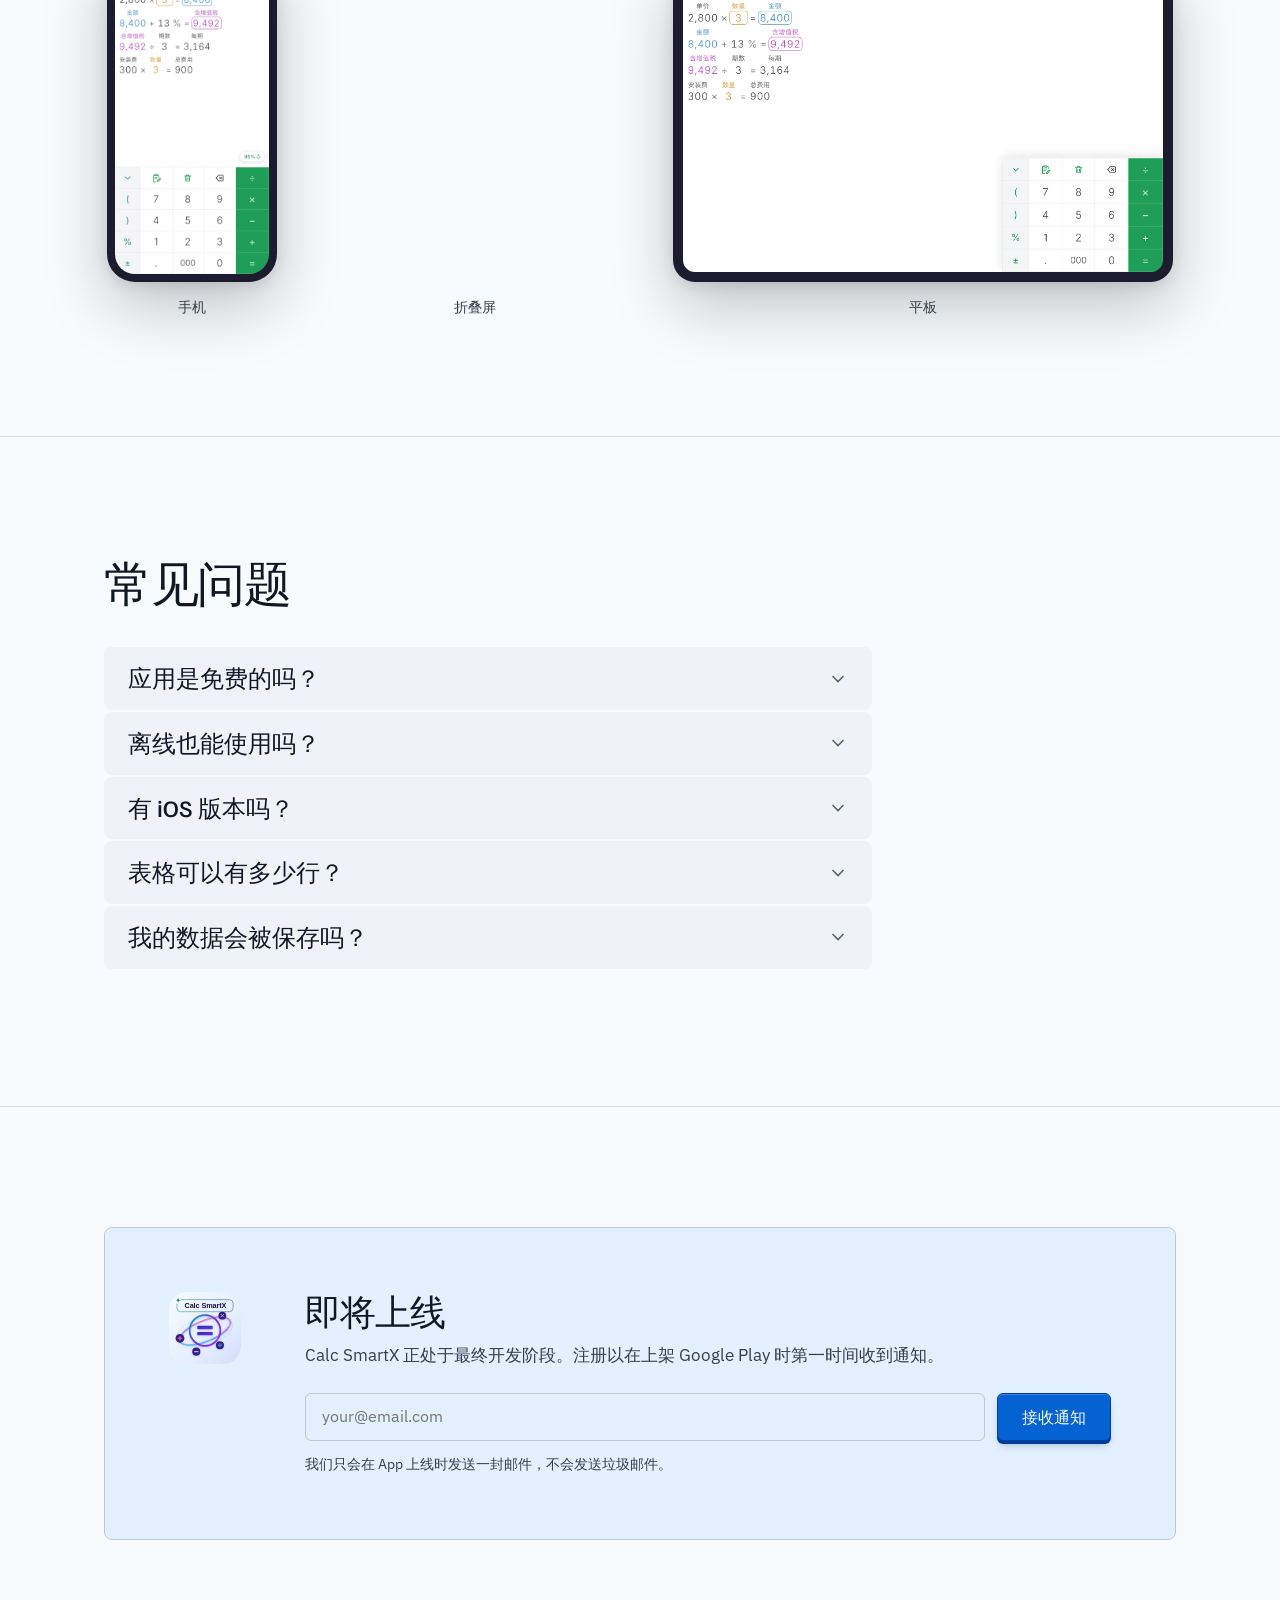
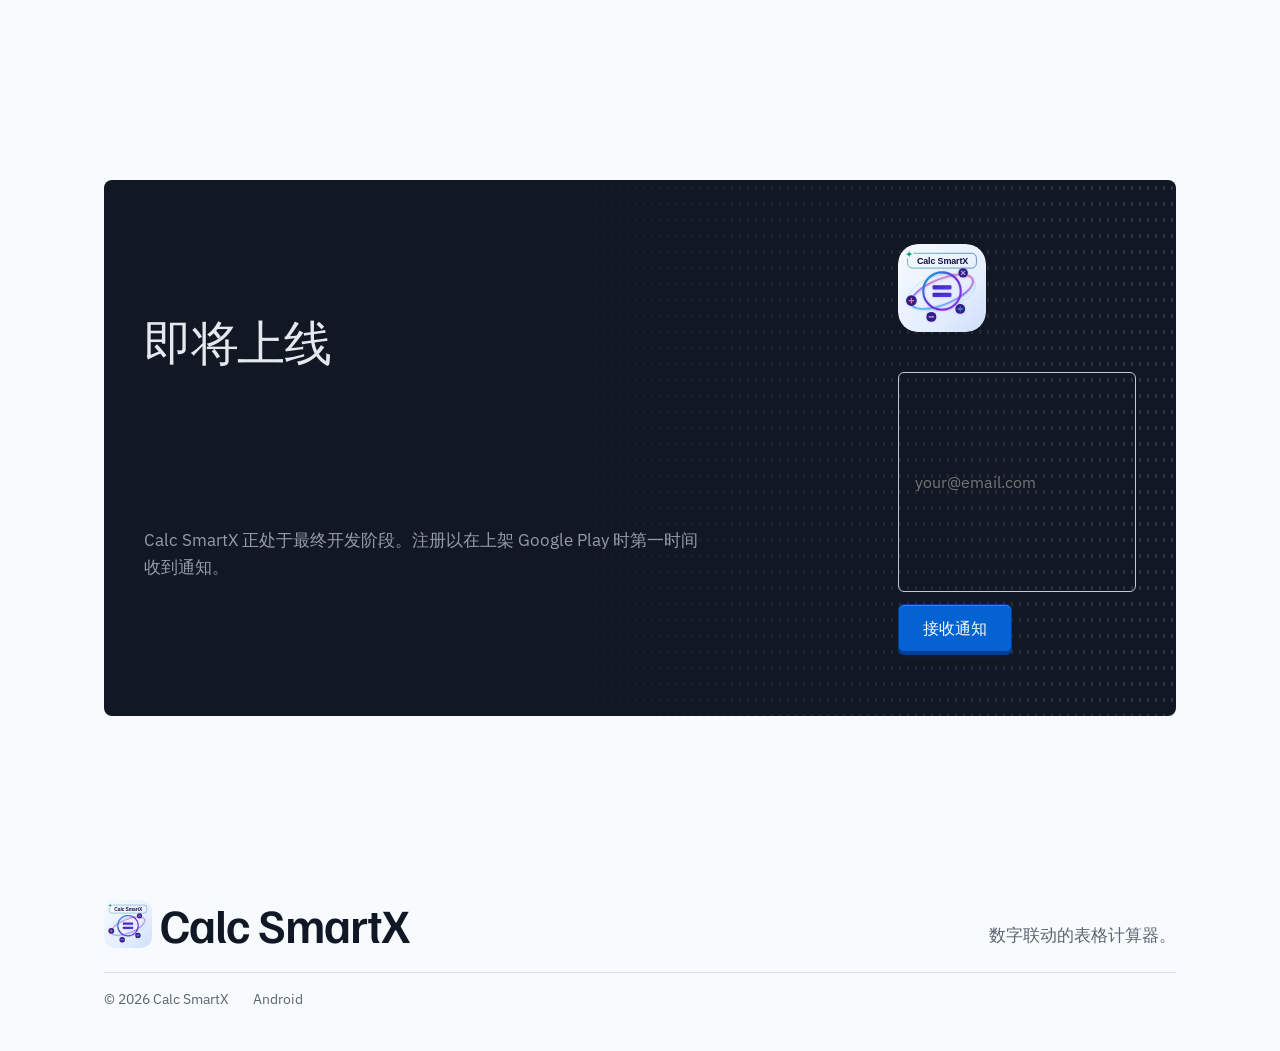
<file: zh/index.html>
<!doctype html>
<html lang="zh-Hans" class="no-js">
<head>
<meta charset="utf-8">
<meta name="viewport" content="width=device-width,initial-scale=1">
<title>Calc SmartX: 改一个数，整张表自动重算的表格计算器</title>
<meta name="description" content="Calc SmartX 是表格式计算器：修改任意数字，相关结果全部自动重算。每个数字都能加备注，截图整洁，支持 12 种语言。">
<link rel="canonical" href="https://nghiemtuan882.github.io/calc-smartx-web/zh/">
<link rel="alternate" hreflang="vi" href="https://nghiemtuan882.github.io/calc-smartx-web/">
<link rel="alternate" hreflang="en" href="https://nghiemtuan882.github.io/calc-smartx-web/en/">
<link rel="alternate" hreflang="zh-Hans" href="https://nghiemtuan882.github.io/calc-smartx-web/zh/">
<link rel="alternate" hreflang="ja" href="https://nghiemtuan882.github.io/calc-smartx-web/ja/">
<link rel="alternate" hreflang="ko" href="https://nghiemtuan882.github.io/calc-smartx-web/ko/">
<link rel="alternate" hreflang="es" href="https://nghiemtuan882.github.io/calc-smartx-web/es/">
<link rel="alternate" hreflang="pt" href="https://nghiemtuan882.github.io/calc-smartx-web/pt/">
<link rel="alternate" hreflang="fr" href="https://nghiemtuan882.github.io/calc-smartx-web/fr/">
<link rel="alternate" hreflang="de" href="https://nghiemtuan882.github.io/calc-smartx-web/de/">
<link rel="alternate" hreflang="ru" href="https://nghiemtuan882.github.io/calc-smartx-web/ru/">
<link rel="alternate" hreflang="th" href="https://nghiemtuan882.github.io/calc-smartx-web/th/">
<link rel="alternate" hreflang="id" href="https://nghiemtuan882.github.io/calc-smartx-web/id/">
<link rel="alternate" hreflang="x-default" href="https://nghiemtuan882.github.io/calc-smartx-web/">
<meta property="og:type" content="website">
<meta property="og:title" content="Calc SmartX: 改一个数，整张表自动重算的表格计算器">
<meta property="og:description" content="Calc SmartX 是表格式计算器：修改任意数字，相关结果全部自动重算。每个数字都能加备注，截图整洁，支持 12 种语言。">
<meta property="og:url" content="https://nghiemtuan882.github.io/calc-smartx-web/zh/">
<meta property="og:image" content="https://nghiemtuan882.github.io/calc-smartx-web/static/og.png">
<meta property="og:locale" content="zh_Hans">
<meta name="twitter:card" content="summary_large_image">
<meta name="theme-color" content="#f7f9fc">
<link rel="icon" href="../static/logo.svg" type="image/svg+xml">
<link rel="apple-touch-icon" href="../static/apple-touch-icon.png">
<link rel="preconnect" href="https://fonts.googleapis.com">
<link rel="preconnect" href="https://fonts.gstatic.com" crossorigin>
<link href="https://fonts.googleapis.com/css2?family=Familjen+Grotesk:wght@400;500;600&family=Roboto:wght@300;400;500&family=IBM+Plex+Sans:wght@400;500&family=JetBrains+Mono:wght@400;500&display=swap" rel="stylesheet">
<link rel="stylesheet" href="../static/css/site.css">
<script type="application/ld+json">{"@context":"https://schema.org","@type":"MobileApplication","name":"Calc SmartX","operatingSystem":"Android","applicationCategory":"UtilitiesApplication","softwareVersion":"1.2","inLanguage":"zh-Hans","description":"Calc SmartX 是表格式计算器：修改任意数字，相关结果全部自动重算。每个数字都能加备注，截图整洁，支持 12 种语言。","url":"https://nghiemtuan882.github.io/calc-smartx-web/zh/","image":"https://nghiemtuan882.github.io/calc-smartx-web/static/logo-512.png"}</script>

</head>
<body>
<div id="splash" aria-hidden="true">
  <div class="splash__ring"><img src="../static/logo.svg" alt="Calc SmartX" width="72" height="72"></div>
  <div class="splash__name">Calc SmartX</div>
  <div class="splash__bar-wrap"><div class="splash__bar"></div></div>
</div>
<a class="skip" href="#main">跳到正文</a>
<header class="nav">
  <div class="container nav__in">
    <a class="brand" href="../zh/"><img src="../static/logo.svg" alt="" width="52" height="52">Calc SmartX</a>
    <nav class="nav__links" aria-label="Calc SmartX">
      <a href="#features">功能</a>
      <a href="#example">示例</a>
      <a href="#languages">语言</a>
    </nav>
    <div class="nav__end">
      <label class="langsel"><span class="langsel__lbl">语言</span><span class="langsel__flag" aria-hidden="true">🇨🇳</span><select id="langsel"><option value="vi" data-href="../">Tiếng Việt</option><option value="en" data-href="../en/">English</option><option value="zh" data-href="../zh/" selected>中文（简体）</option><option value="ja" data-href="../ja/">日本語</option><option value="ko" data-href="../ko/">한국어</option><option value="es" data-href="../es/">Español</option><option value="pt" data-href="../pt/">Português</option><option value="fr" data-href="../fr/">Français</option><option value="de" data-href="../de/">Deutsch</option><option value="ru" data-href="../ru/">Русский</option><option value="th" data-href="../th/">ไทย</option><option value="id" data-href="../id/">Bahasa Indonesia</option></select><svg viewBox="0 0 24 24" fill="none" stroke="currentColor" stroke-width="2" stroke-linecap="round" stroke-linejoin="round" aria-hidden="true"><path d="m6 9 6 6 6-6"/></svg></label>
      <span class="nav__soon">即将上线</span>
    </div>
  </div>
</header>

<main id="main">
  <section class="hero" aria-labelledby="h1">
    <canvas class="field" aria-hidden="true"></canvas>
    <div class="container hero__in">
      <div class="hero__text">
        <h1 id="h1">改一个数，整张表跟着变</h1>
        <p class="lead">表格式计算器，每个数字上都能写备注。</p>
        <div class="hero__acts"><span class="hero__soon-badge">即将上线</span></div>
      </div>
      <div class="hero__sheet">
        <p class="try" id="try">试一试：按数字键修改数量</p>
        <div class="phone" id="sheet" data-ex="{&quot;price&quot;:2800,&quot;qty&quot;:3,&quot;vat&quot;:13,&quot;parts&quot;:3,&quot;fee&quot;:300,&quot;cur&quot;:&quot;¥&quot;,&quot;sep&quot;:&quot;comma&quot;}" role="group" aria-labelledby="try">
          <div class="ph__top" aria-hidden="true">
            <span class="ph__ic"><svg viewBox="0 0 24 24" fill="none" stroke="currentColor" stroke-width="1.8" stroke-linecap="round" stroke-linejoin="round" aria-hidden="true"><path d="M9 14 4 9l5-5"/><path d="M4 9h10.5a5.5 5.5 0 0 1 0 11H11"/></svg><svg viewBox="0 0 24 24" fill="none" stroke="currentColor" stroke-width="1.8" stroke-linecap="round" stroke-linejoin="round" aria-hidden="true"><path d="m15 14 5-5-5-5"/><path d="M20 9H9.5a5.5 5.5 0 0 0 0 11H13"/></svg><svg viewBox="0 0 24 24" fill="none" stroke="currentColor" stroke-width="1.8" stroke-linecap="round" stroke-linejoin="round" aria-hidden="true" class="heart"><path d="M12 20s-7.5-4.6-9.2-9.4C1.7 7.4 3.8 4 7.2 4c2 0 3.5 1.1 4.8 2.8C13.3 5.1 14.8 4 16.8 4c3.4 0 5.5 3.4 4.4 6.6C19.5 15.4 12 20 12 20z"/></svg></span>
            <span class="ph__brand"><svg class="spark" viewBox="0 0 24 24" aria-hidden="true"><path d="M12 1.5C12.7 7.3 16.7 11.3 22.5 12C16.7 12.7 12.7 16.7 12 22.5C11.3 16.7 7.3 12.7 1.5 12C7.3 11.3 11.3 7.3 12 1.5Z" fill="currentColor"/></svg>Calc SmartX</span>
            <span class="ph__ic"><svg viewBox="0 0 24 24" fill="none" stroke="currentColor" stroke-width="1.8" stroke-linecap="round" stroke-linejoin="round" aria-hidden="true"><path d="M12 3v12"/><path d="m7.5 7.5 4.5-4.5 4.5 4.5"/><path d="M5 12v6.5A1.5 1.5 0 0 0 6.5 20h11a1.5 1.5 0 0 0 1.5-1.5V12"/></svg><svg viewBox="0 0 24 24" fill="none" stroke="currentColor" stroke-width="1.8" stroke-linecap="round" stroke-linejoin="round" aria-hidden="true"><path d="M4 8.5A1.5 1.5 0 0 1 5.5 7h2l1.5-2h6l1.5 2h2A1.5 1.5 0 0 1 20 8.5v9a1.5 1.5 0 0 1-1.5 1.5h-13A1.5 1.5 0 0 1 4 17.5z"/><circle cx="12" cy="13" r="3.5"/></svg><svg viewBox="0 0 24 24" fill="none" stroke="currentColor" stroke-width="1.8" stroke-linecap="round" stroke-linejoin="round" aria-hidden="true"><circle cx="12" cy="12" r="3"/><path d="M19.4 15a1.7 1.7 0 0 0 .3 1.8l.1.1a2 2 0 1 1-2.8 2.8l-.1-.1a1.7 1.7 0 0 0-1.8-.3 1.7 1.7 0 0 0-1 1.5V21a2 2 0 1 1-4 0v-.1a1.7 1.7 0 0 0-1.1-1.5 1.7 1.7 0 0 0-1.8.3l-.1.1a2 2 0 1 1-2.8-2.8l.1-.1a1.7 1.7 0 0 0 .3-1.8 1.7 1.7 0 0 0-1.5-1H3a2 2 0 1 1 0-4h.1a1.7 1.7 0 0 0 1.5-1.1 1.7 1.7 0 0 0-.3-1.8l-.1-.1a2 2 0 1 1 2.8-2.8l.1.1a1.7 1.7 0 0 0 1.8.3H9a1.7 1.7 0 0 0 1-1.5V3a2 2 0 1 1 4 0v.1a1.7 1.7 0 0 0 1 1.5 1.7 1.7 0 0 0 1.8-.3l.1-.1a2 2 0 1 1 2.8 2.8l-.1.1a1.7 1.7 0 0 0-.3 1.8V9a1.7 1.7 0 0 0 1.5 1H21a2 2 0 1 1 0 4h-.1a1.7 1.7 0 0 0-1.5 1z"/></svg></span>
          </div>
          <div class="ph__sheet" aria-live="polite">
            <div class="ln"><span class="t"><small>单价</small><b>2,800</b></span><span class="t o"><b>×</b></span><span class="t c3 box"><small>数量</small><b data-v="qty">3</b></span><span class="t o"><b>=</b></span><span class="t c1 box"><small>金额</small><b data-v="amount">8,400</b></span></div>
            <div class="ln"><span class="t c1"><small>金额</small><b data-v="amount">8,400</b></span><span class="t o"><b>+</b></span><span class="t"><b>13</b></span><span class="t o"><b>%</b></span><span class="t o"><b>=</b></span><span class="t c2 box"><small>含增值税</small><b data-v="vat">9,492</b></span></div>
            <div class="ln"><span class="t c2"><small>含增值税</small><b data-v="vat">9,492</b></span><span class="t o"><b>÷</b></span><span class="t"><small>期数</small><b>3</b></span><span class="t o"><b>=</b></span><span class="t"><small>每期</small><b data-v="each">3,164</b></span></div>
            <div class="ln"><span class="t"><small>安装费</small><b>300</b></span><span class="t o"><b>×</b></span><span class="t c3"><small>数量</small><b data-v="qty">3</b></span><span class="t o"><b>=</b></span><span class="t"><small>总费用</small><b data-v="total">900</b></span></div>
          </div>
          <div class="ph__pad"><button type="button" class="k tl" tabindex="-1" aria-hidden="true"><svg viewBox="0 0 24 24" fill="none" stroke="currentColor" stroke-width="1.8" stroke-linecap="round" stroke-linejoin="round" aria-hidden="true"><path d="m6 9 6 6 6-6"/></svg></button><button type="button" class="k tl" tabindex="-1" aria-hidden="true"><svg viewBox="0 0 24 24" fill="none" stroke="currentColor" stroke-width="1.8" stroke-linecap="round" stroke-linejoin="round" aria-hidden="true"><path d="M9 4h6a1 1 0 0 1 1 1v1H8V5a1 1 0 0 1 1-1z"/><path d="M16 5h1.5A1.5 1.5 0 0 1 19 6.5V11M8 5H6.5A1.5 1.5 0 0 0 5 6.5v12A1.5 1.5 0 0 0 6.5 20H11"/><path d="m14 20 .5-2.5 5-5 2 2-5 5z"/></svg></button><button type="button" class="k tl" data-k="clear"><svg viewBox="0 0 24 24" fill="none" stroke="currentColor" stroke-width="1.8" stroke-linecap="round" stroke-linejoin="round" aria-hidden="true"><path d="M4 7h16"/><path d="M10 11v6M14 11v6"/><path d="M5.5 7l1 12a1.5 1.5 0 0 0 1.5 1.4h8a1.5 1.5 0 0 0 1.5-1.4l1-12"/><path d="M9 7V4.5h6V7"/></svg></button><button type="button" class="k tl" data-k="bs"><svg viewBox="0 0 24 24" fill="none" stroke="currentColor" stroke-width="1.8" stroke-linecap="round" stroke-linejoin="round" aria-hidden="true"><path d="M9 5h10.5A1.5 1.5 0 0 1 21 6.5v11a1.5 1.5 0 0 1-1.5 1.5H9l-6-7z"/><path d="m11 9 6 6M17 9l-6 6"/></svg></button><button type="button" class="k op" tabindex="-1" aria-hidden="true">÷</button><button type="button" class="k tl" tabindex="-1" aria-hidden="true">(</button><button type="button" class="k " data-k="7">7</button><button type="button" class="k " data-k="8">8</button><button type="button" class="k " data-k="9">9</button><button type="button" class="k op" tabindex="-1" aria-hidden="true">×</button><button type="button" class="k tl" tabindex="-1" aria-hidden="true">)</button><button type="button" class="k " data-k="4">4</button><button type="button" class="k " data-k="5">5</button><button type="button" class="k " data-k="6">6</button><button type="button" class="k op" tabindex="-1" aria-hidden="true">−</button><button type="button" class="k tl" tabindex="-1" aria-hidden="true">%</button><button type="button" class="k " data-k="1">1</button><button type="button" class="k " data-k="2">2</button><button type="button" class="k " data-k="3">3</button><button type="button" class="k op" tabindex="-1" aria-hidden="true">+</button><button type="button" class="k tl" tabindex="-1" aria-hidden="true">±</button><button type="button" class="k " tabindex="-1" aria-hidden="true">.</button><button type="button" class="k k000" data-k="000">000</button><button type="button" class="k " data-k="0">0</button><button type="button" class="k op" tabindex="-1" aria-hidden="true">=</button></div>
        </div>
      </div>
    </div>
  </section>

  <section class="sec" id="example" aria-labelledby="h-ex">
    <div class="container ex">
      <figure class="ex__shot cut" style="margin:0"><img src="../static/shots/zh.webp" width="824" height="1560" loading="lazy" decoding="async" alt="Calc SmartX 显示中文示例计算表"></figure>
      <div class="ex__body">
        <h2 id="h-ex">一张真实的中文计算表</h2>
        <p>Calc SmartX 截图。单价以 ¥ 计，加 13 % 增值税，分 3 期支付。改动数量，四行结果一起更新。</p>
        <div class="ledger-wrap">
          <table class="ledger">
            <thead><tr><th scope="col">算式</th><th scope="col">结果</th><th scope="col">备注</th></tr></thead>
            <tbody><tr><td class="m">2,800 × 3</td><td class="m">8,400</td><td>单价 × 数量 = 金额</td></tr><tr class="hit"><td class="m">8,400 + 13 %</td><td class="m">9,492</td><td>含增值税</td></tr><tr><td class="m">9,492 ÷ 3</td><td class="m">3,164</td><td>每期 (期数: 3)</td></tr><tr><td class="m">300 × 3</td><td class="m">900</td><td>安装费 × 数量 = 总费用</td></tr></tbody>
          </table>
        </div>
      </div>
    </div>
  </section>

  <section class="sec" id="features" aria-labelledby="h-feat">
    <div class="container">
      <div class="sec__head">
        <h2 id="h-feat">15 项功能，亲眼看看</h2>
        <p class="lead">每段动画都录自应用本身，语言与本页一致。</p>
      </div>
      
      <div class="grp">
        <div class="grp__h"><span aria-hidden="true">01</span><h3>联动计算</h3></div>
        <ul class="feats">
          <li class="feat">
            <div class="feat__clip cut"><img src="../static/gif/zh-f1.gif" width="546" height="285" loading="lazy" decoding="async" alt="改一个数，结果跟着变"></div>
            <h4>改一个数，结果跟着变</h4>
            <p>点击任意数字修改，所有相关结果自动重算。</p>
          </li>
          <li class="feat">
            <div class="feat__clip cut"><img src="../static/gif/zh-f2.gif" width="546" height="285" loading="lazy" decoding="async" alt="从结果接着算"></div>
            <h4>从结果接着算</h4>
            <p>点击结果再按 + − × ÷，新行与该结果保持联动。</p>
          </li>
          <li class="feat">
            <div class="feat__clip cut"><img src="../static/gif/zh-f3.gif" width="546" height="285" loading="lazy" decoding="async" alt="拖动即可联动"></div>
            <h4>拖动即可联动</h4>
            <p>按住并拖动数字：手指上方会出现小卡片。放到哪个数字上就替换它，拖到最下方则新建一行。</p>
          </li>
          <li class="feat">
            <div class="feat__clip cut"><img src="../static/gif/zh-f7.gif" width="546" height="285" loading="lazy" decoding="async" alt="点数字即可联动"></div>
            <h4>点数字即可联动</h4>
            <p>按下运算符后，点上方任意数字即可把它带入，自动联动。</p>
          </li>
          <li class="feat">
            <div class="feat__clip cut"><img src="../static/gif/zh-f11.gif" width="546" height="285" loading="lazy" decoding="async" alt="点击符号即可更换"></div>
            <h4>点击符号即可更换</h4>
            <p>点击算式中的 + − × ÷，选择新的符号，结果立即重新计算。</p>
          </li>
        </ul>
      </div>
      <div class="grp">
        <div class="grp__h"><span aria-hidden="true">02</span><h3>快速输入与修改</h3></div>
        <ul class="feats">
          <li class="feat">
            <div class="feat__clip cut"><img src="../static/gif/zh-f12.gif" width="546" height="285" loading="lazy" decoding="async" alt="智能 ⌫"></div>
            <h4>智能 ⌫</h4>
            <p>点按 ⌫ 逐个删除字符，运算符也能删。选中结果时按 ⌫ 会跳到最后一个数字进行修改。长按 ⌫ 删除整行。</p>
          </li>
          <li class="feat">
            <div class="feat__clip cut"><img src="../static/gif/zh-f13.gif" width="546" height="285" loading="lazy" decoding="async" alt="000 键快速输入金额"></div>
            <h4>000 键快速输入金额</h4>
            <p>输入 12 后按两次 000 即为 12,000,000，不用按六次 0。</p>
          </li>
          <li class="feat">
            <div class="feat__clip cut"><img src="../static/gif/zh-f9.gif" width="546" height="285" loading="lazy" decoding="async" alt="拖动运算符即可移动"></div>
            <h4>拖动运算符即可移动</h4>
            <p>按住并拖动 + − × ÷ 或 =，整行算式随之移动。</p>
          </li>
        </ul>
      </div>
      <div class="grp">
        <div class="grp__h"><span aria-hidden="true">03</span><h3>备注与排版</h3></div>
        <ul class="feats">
          <li class="feat">
            <div class="feat__clip cut"><img src="../static/gif/zh-f4.gif" width="546" height="285" loading="lazy" decoding="async" alt="每个数字都能备注"></div>
            <h4>每个数字都能备注</h4>
            <p>按备注键，直接在数字上方写“单价”“数量”等。</p>
          </li>
          <li class="feat">
            <div class="feat__clip cut"><img src="../static/gif/zh-f10.gif" width="546" height="285" loading="lazy" decoding="async" alt="滑动运算符列即可缩放"></div>
            <h4>滑动运算符列即可缩放</h4>
            <p>手指放在 + − × ÷ 列上，向上滑放大，向下滑缩小整张表。</p>
          </li>
          <li class="feat">
            <div class="feat__clip cut"><img src="../static/gif/zh-f14.gif" width="546" height="285" loading="lazy" decoding="async" alt="滑动键盘调整间距"></div>
            <h4>滑动键盘调整间距</h4>
            <p>沿顶部一排按键左右滑动可调整数字间距；沿左侧一列上下滑动可调整行距。</p>
          </li>
          <li class="feat">
            <div class="feat__clip cut"><img src="../static/gif/zh-f6.gif" width="546" height="285" loading="lazy" decoding="async" alt="随心定制"></div>
            <h4>随心定制</h4>
            <p>更换颜色、字体、字号、语言、深色模式和左手键盘。</p>
          </li>
        </ul>
      </div>
      <div class="grp">
        <div class="grp__h"><span aria-hidden="true">04</span><h3>截图与分享</h3></div>
        <ul class="feats">
          <li class="feat">
            <div class="feat__clip cut"><img src="../static/gif/zh-f5.gif" width="546" height="285" loading="lazy" decoding="async" alt="整洁的截图"></div>
            <h4>整洁的截图</h4>
            <p>截取整个屏幕、自己画的区域，或只截选中的行。</p>
          </li>
          <li class="feat">
            <div class="feat__clip cut"><img src="../static/gif/zh-f8.gif" width="546" height="285" loading="lazy" decoding="async" alt="只截需要的行"></div>
            <h4>只截需要的行</h4>
            <p>即使各行相隔很远也能选，图片会把它们紧挨着拼在一起。</p>
          </li>
          <li class="feat">
            <div class="feat__clip cut"><img src="../static/gif/zh-f15.gif" width="546" height="285" loading="lazy" decoding="async" alt="截图直接发到聊天应用"></div>
            <h4>截图直接发到聊天应用</h4>
            <p>截图后可保存到手机，或直接通过 Zalo、WhatsApp、Viber、Telegram、Messenger 发送。</p>
          </li>
        </ul>
      </div>
    </div>
  </section>

  <section class="sec" id="languages" aria-labelledby="h-lang">
    <div class="container">
      <div class="sec__head">
        <h2 id="h-lang">12 种语言，数字按当地习惯书写</h2>
        <p class="lead">千位分隔符和小数点随语言变化，也可以在设置中自行选择。</p>
      </div>
      <ul class="langs"><li><a href="../" hreflang="vi" lang="vi" data-lang="vi"><span class="flag" aria-hidden="true">🇻🇳</span><strong>Tiếng Việt</strong></a></li><li><a href="../en/" hreflang="en" lang="en" data-lang="en"><span class="flag" aria-hidden="true">🇺🇸</span><strong>English</strong></a></li><li><a href="../zh/" hreflang="zh-Hans" lang="zh-Hans" data-lang="zh" aria-current="page"><span class="flag" aria-hidden="true">🇨🇳</span><strong>中文（简体）</strong></a></li><li><a href="../ja/" hreflang="ja" lang="ja" data-lang="ja"><span class="flag" aria-hidden="true">🇯🇵</span><strong>日本語</strong></a></li><li><a href="../ko/" hreflang="ko" lang="ko" data-lang="ko"><span class="flag" aria-hidden="true">🇰🇷</span><strong>한국어</strong></a></li><li><a href="../es/" hreflang="es" lang="es" data-lang="es"><span class="flag" aria-hidden="true">🇪🇸</span><strong>Español</strong></a></li><li><a href="../pt/" hreflang="pt" lang="pt" data-lang="pt"><span class="flag" aria-hidden="true">🇧🇷</span><strong>Português</strong></a></li><li><a href="../fr/" hreflang="fr" lang="fr" data-lang="fr"><span class="flag" aria-hidden="true">🇫🇷</span><strong>Français</strong></a></li><li><a href="../de/" hreflang="de" lang="de" data-lang="de"><span class="flag" aria-hidden="true">🇩🇪</span><strong>Deutsch</strong></a></li><li><a href="../ru/" hreflang="ru" lang="ru" data-lang="ru"><span class="flag" aria-hidden="true">🇷🇺</span><strong>Русский</strong></a></li><li><a href="../th/" hreflang="th" lang="th" data-lang="th"><span class="flag" aria-hidden="true">🇹🇭</span><strong>ไทย</strong></a></li><li><a href="../id/" hreflang="id" lang="id" data-lang="id"><span class="flag" aria-hidden="true">🇮🇩</span><strong>Bahasa Indonesia</strong></a></li></ul>
    </div>
  </section>

  <section class="sec theme-sec" id="themes" aria-labelledby="h-themes">
    <div class="container">
      <div class="theme-layout">
        <div class="theme-text">
          <h2 id="h-themes">浅色与深色模式</h2>
          <p class="lead">在应用内随时切换浅色与深色主题，无论身处何处都护眼舒适。</p>
          <div class="theme-toggle" role="group">
            <button class="theme-btn theme-btn--light is-active" data-theme="light">
              <svg viewBox="0 0 24 24" fill="none" stroke="currentColor" stroke-width="1.8" stroke-linecap="round" aria-hidden="true"><circle cx="12" cy="12" r="4"/><path d="M12 2v2M12 20v2M4.93 4.93l1.41 1.41M17.66 17.66l1.41 1.41M2 12h2M20 12h2M6.34 17.66l-1.41 1.41M19.07 4.93l-1.41 1.41"/></svg>
              浅色
            </button>
            <button class="theme-btn theme-btn--dark" data-theme="dark">
              <svg viewBox="0 0 24 24" fill="none" stroke="currentColor" stroke-width="1.8" stroke-linecap="round" aria-hidden="true"><path d="M21 12.79A9 9 0 1 1 11.21 3 7 7 0 0 0 21 12.79z"/></svg>
              深色
            </button>
          </div>
        </div>
        <div class="theme-preview">
          <div class="theme-mockup" id="theme-mockup" data-active="light">
            <img class="tm-light" src="../static/shots/ui/zh-light.webp" width="780" height="1600" loading="lazy" decoding="async" alt="浅色 – Calc SmartX">
            <img class="tm-dark" src="../static/shots/ui/zh-dark.webp" width="780" height="1600" loading="lazy" decoding="async" alt="深色 – Calc SmartX">
          </div>
        </div>
      </div>
    </div>
  </section>

  <section class="sec device-sec" id="devices" aria-labelledby="h-devices">
    <div class="container">
      <div class="sec__head">
        <h2 id="h-devices">适配所有设备</h2>
        <p class="lead">界面自动适应屏幕大小——手机、平板或折叠屏均可流畅使用。</p>
      </div>
      <div class="devices">
        <figure class="dev dev-phone">
          <div class="dev-shell"><img class="dev-img" src="../static/shots/ui/zh-light.webp" width="780" height="1600" loading="lazy" decoding="async" alt="手机 – Calc SmartX"></div>
          <figcaption>手机</figcaption>
        </figure>
        <figure class="dev dev-fold">
          <button type="button" class="fold is-closed" id="fold" aria-label="折叠屏">
            <span class="fold__half fold__right"><img src="../static/shots/ui/zh-fold-open.webp" width="1500" height="1664" loading="lazy" decoding="async" alt="折叠屏 – Calc SmartX"></span>
            <span class="fold__flap">
              <span class="fold__face fold__front"><img src="../static/shots/ui/zh-fold-open.webp" width="1500" height="1664" loading="lazy" decoding="async" alt=""></span>
              <span class="fold__face fold__back"><img src="../static/shots/ui/zh-fold-cover.webp" width="824" height="1920" loading="lazy" decoding="async" alt=""></span>
            </span>
          </button>
          <figcaption>折叠屏</figcaption>
        </figure>
        <figure class="dev dev-tablet">
          <div class="dev-shell"><img class="dev-img" src="../static/shots/ui/zh-tablet.webp" width="1707" height="1068" loading="lazy" decoding="async" alt="平板 – Calc SmartX"></div>
          <figcaption>平板</figcaption>
        </figure>
      </div>
    </div>
  </section>

  <section class="sec faq-sec" id="faq" aria-labelledby="h-faq">
    <div class="container">
      <div class="sec__head">
        <h2 id="h-faq">常见问题</h2>
      </div>
      <dl class="faq">
        <div class="faq__item">
          <dt><button class="faq__q" aria-expanded="false">应用是免费的吗？<svg viewBox="0 0 24 24" fill="none" stroke="currentColor" stroke-width="2" stroke-linecap="round" aria-hidden="true"><path d="m6 9 6 6 6-6"/></svg></button></dt>
          <dd class="faq__a" hidden>Calc SmartX 完全免费，无广告，无内购。</dd>
        </div>
        <div class="faq__item">
          <dt><button class="faq__q" aria-expanded="false">离线也能使用吗？<svg viewBox="0 0 24 24" fill="none" stroke="currentColor" stroke-width="2" stroke-linecap="round" aria-hidden="true"><path d="m6 9 6 6 6-6"/></svg></button></dt>
          <dd class="faq__a" hidden>可以。所有计算都在设备本地完成，不需要网络连接。</dd>
        </div>
        <div class="faq__item">
          <dt><button class="faq__q" aria-expanded="false">有 iOS 版本吗？<svg viewBox="0 0 24 24" fill="none" stroke="currentColor" stroke-width="2" stroke-linecap="round" aria-hidden="true"><path d="m6 9 6 6 6-6"/></svg></button></dt>
          <dd class="faq__a" hidden>目前 Calc SmartX 仅支持 Android，iOS 版本正在规划中。</dd>
        </div>
        <div class="faq__item">
          <dt><button class="faq__q" aria-expanded="false">表格可以有多少行？<svg viewBox="0 0 24 24" fill="none" stroke="currentColor" stroke-width="2" stroke-linecap="round" aria-hidden="true"><path d="m6 9 6 6 6-6"/></svg></button></dt>
          <dd class="faq__a" hidden>行数不限，表格可以根据需要任意延伸。</dd>
        </div>
        <div class="faq__item">
          <dt><button class="faq__q" aria-expanded="false">我的数据会被保存吗？<svg viewBox="0 0 24 24" fill="none" stroke="currentColor" stroke-width="2" stroke-linecap="round" aria-hidden="true"><path d="m6 9 6 6 6-6"/></svg></button></dt>
          <dd class="faq__a" hidden>数据仅存储在您的设备本地，不会上传至任何服务器。</dd>
        </div>
      </dl>
    </div>
  </section>

  <section class="soon-sec" id="soon" aria-labelledby="h-soon">
    <div class="container">
      <div class="soon__panel">
        <div class="soon__icon"><img src="../static/logo.svg" alt="" width="72" height="72"></div>
        <div class="soon__body">
          <h2 id="h-soon">即将上线</h2>
          <p>Calc SmartX 正处于最终开发阶段。注册以在上架 Google Play 时第一时间收到通知。</p>
          <form class="soon__form" action="https://formspree.io/f/xvgrzojn" method="POST" novalidate>
            <input type="email" name="email" required placeholder="your@email.com" autocomplete="email">
            <button type="submit" class="key key--primary">接收通知</button>
          </form>
          <p class="soon__note">我们只会在 App 上线时发送一封邮件，不会发送垃圾邮件。</p>
        </div>
      </div>
    </div>
  </section>

  <section class="dl" aria-labelledby="h-dl">
    <div class="container">
      <div class="dl__panel">
        <div class="gfield" aria-hidden="true"></div>
        <h2 id="h-dl">即将上线</h2>
        <p>Calc SmartX 正处于最终开发阶段。注册以在上架 Google Play 时第一时间收到通知。</p>
        <div class="dl__act"><img src="../static/logo.svg" alt="" width="88" height="88">
          <form class="soon__form soon__form--inline" action="https://formspree.io/f/xvgrzojn" method="POST" novalidate>
            <input type="email" name="email" required placeholder="your@email.com" autocomplete="email">
            <button type="submit" class="key key--primary">接收通知</button>
          </form>
        </div>
      </div>
    </div>
  </section>
</main>

<footer class="foot">
  <div class="container">
    <div class="foot__mast">
      <a class="brand" href="../zh/"><img src="../static/logo.svg" alt="" width="48" height="48">Calc SmartX</a>
      <p>数字联动的表格计算器。</p>
    </div>
    <div class="foot__row">
      <span>© 2026 Calc SmartX</span>
      <span>Android</span>
    </div>
  </div>
</footer>
<script src="../static/js/site.js" defer></script>
</body>
</html>
</file>
<file: static/css/site.css>
/* Hallmark · shape: Workbench · genre: modern-minimal · theme: Cobalt (by request) · job: try · draw: manual
 * hero: Stage (head left, working sheet right) · nav: edge-aligned, wordmark + language + one key · footer: mast · imagery: the product (real screenshots and recorded clips) · signature: a live linked sheet in the visitor's language
 * axes: light/grotesk-sans/cool · posture: restrained · contrast: pass · fold: pass · v2.0.0 */
/* Hallmark · pre-emit critique: P2 H2 E2 S2 R2 V2 · weakest: feature section carries 15 descriptions, kept because the owner asked for full descriptions beside every clip */
/* waive 7b: --color-mask only feeds mask-image alpha, it is never painted */
/* waive 58: the feature section exceeds the per-screen word budget by request (full description per feature) */
@import url("./tokens.css");
@import url("./base.css");

:root {
  --container: 1200px;
  --nav-h: 64px;
  --color-mask: oklch(0% 0 0);
  --sheet-num: 1.375rem;
}

body { font-size: 1.0625rem; }
.container { max-width: var(--container); }

/* ---------- skip link ---------- */
.skip { position: absolute; left: var(--space-md); top: -100px; z-index: var(--z-modal); background: var(--color-ink); color: var(--color-paper); padding: var(--space-xs) var(--space-md); border-radius: var(--radius-input); }
.skip:focus-visible { top: var(--space-xs); }

/* ---------- keycaps ---------- */
.key { display: inline-flex; align-items: center; justify-content: center; gap: var(--space-xs); border: var(--rule-hair) solid var(--color-rule-2); border-radius: var(--radius-input); padding: 0 var(--space-lg); min-height: 48px; background: var(--color-key-face); color: var(--color-ink); font: 500 var(--text-md)/1 var(--font-display); text-decoration: none; cursor: pointer; box-shadow: var(--shadow-key); transition: transform var(--dur-micro) var(--ease-out), box-shadow var(--dur-micro) var(--ease-out); white-space: nowrap; }
.key:hover { transform: translateY(-1px); }
.key:active { transform: translateY(3px); box-shadow: var(--shadow-key-press); }
.key:focus-visible { outline: 2px solid var(--color-focus); outline-offset: 3px; }
.key:disabled { background: var(--color-paper-3); color: var(--color-muted); border-color: var(--color-rule); box-shadow: none; cursor: not-allowed; transform: none; }
.key--primary { background: var(--color-accent); border-color: var(--color-accent-edge); color: var(--color-accent-ink); box-shadow: var(--shadow-key-accent); }
.key--sm { min-height: 40px; padding: 0 var(--space-md); font-size: var(--text-sm); }
.key--sq { min-height: 40px; min-width: 40px; padding: 0; font-size: 1.25rem; }
.key svg { width: 18px; height: 18px; flex: none; }

.cut { border: var(--rule-hair) solid var(--color-rule); border-radius: var(--radius-card); background: var(--color-paper); box-shadow: var(--shadow-card); }
@supports (corner-shape: bevel) { .cut { border-radius: var(--cut-l) 4px var(--cut-l) 4px; corner-shape: bevel round bevel round; } }

/* ---------- nav ---------- */
.nav { position: sticky; top: 0; z-index: var(--z-sticky-nav); background: color-mix(in oklab, var(--color-paper) 92%, transparent); backdrop-filter: blur(8px); border-bottom: var(--rule-hair) solid var(--color-rule); }
.nav__in { display: flex; align-items: center; gap: var(--space-lg); min-height: var(--nav-h); }
.brand { display: inline-flex; align-items: center; gap: var(--space-xs); font: 600 1.3125rem/1 var(--font-display); letter-spacing: -0.02em; text-decoration: none; color: var(--color-ink); }
.brand img { width: 52px; height: 52px; border-radius: 12px; }
@media (max-width: 40rem) { .brand img { width: 44px; height: 44px; } .brand { font-size: 1.125rem; } }
.nav__links { display: flex; gap: var(--space-lg); margin-left: var(--space-md); }
.nav__links a { font: 500 var(--text-sm)/1 var(--font-display); color: var(--color-ink-2); text-decoration: none; padding: var(--space-xs) 0; }
.nav__links a:hover { color: var(--color-accent); }
.nav__links a:focus-visible { outline: 2px solid var(--color-focus); outline-offset: 2px; }
.nav__end { margin-left: auto; display: flex; align-items: center; gap: var(--space-sm); }
.langsel { position: relative; display: inline-flex; align-items: center; }
.langsel select { appearance: none; -webkit-appearance: none; min-height: 40px; padding: 0 calc(var(--space-xl) - var(--space-2xs)) 0 var(--space-sm); border: var(--rule-hair) solid var(--color-rule-2); border-radius: var(--radius-input); background: var(--color-paper); color: var(--color-ink); font: 500 var(--text-sm)/1 var(--font-display); cursor: pointer; }
.langsel select:hover { border-color: var(--color-muted); }
.langsel select:focus-visible { outline: 2px solid var(--color-focus); outline-offset: 2px; }
.langsel svg { position: absolute; right: 10px; width: 14px; height: 14px; pointer-events: none; color: var(--color-muted); }
@media (max-width: 60rem) { .nav__links { display: none; } }
.brand { white-space: nowrap; flex: none; }
@media (max-width: 40rem) { .langsel__lbl, .nav__soon { display: none; } .nav__in { gap: var(--space-sm); } }
@media (max-width: 40rem) { .nav__cta { display: none; } }

/* ---------- hero ---------- */
.hero { position: relative; isolation: isolate; border-bottom: var(--rule-hair) solid var(--color-rule); overflow: clip; }
.field { position: absolute; inset: 0; z-index: -1; width: 100%; height: 100%;
  background-image: radial-gradient(var(--color-glyph-1) 1px, transparent 1.2px); background-size: var(--cell-w) var(--cell-h);
  -webkit-mask-image: linear-gradient(90deg, transparent 0%, transparent 42%, var(--color-mask) 78%); mask-image: linear-gradient(90deg, transparent 0%, transparent 42%, var(--color-mask) 78%); }
.field.is-live { background-image: none; }
.hero__in { display: grid; grid-template-columns: minmax(0, 1fr) minmax(0, 440px); column-gap: var(--space-2xl); align-items: center; min-height: min(calc(100svh - var(--nav-h)), 760px); padding-block: var(--space-2xl); }
.hero__text { grid-column: 1; display: flex; flex-direction: column; gap: var(--space-lg); }
.hero__text h1 { font-size: var(--text-display); max-width: 13ch; }
.hero__acts { display: flex; flex-wrap: wrap; gap: var(--space-sm); margin-top: var(--space-xs); }
.hero__sheet { grid-column: 2; min-width: 0; }
@media (max-width: 60rem) and (min-width: 48rem) {
  .hero__in { grid-template-columns: minmax(0, 1fr) minmax(0, 360px); column-gap: var(--space-xl); min-height: 0; padding-block: var(--space-2xl); }
  .hero__text h1 { font-size: clamp(2.5rem, 5vw + 0.5rem, 3.5rem); }
  .phone .k { height: 46px; }
}
@media (max-width: 47.99rem) {
  .hero__in { grid-template-columns: minmax(0, 1fr); row-gap: var(--space-xl); min-height: 0; padding-block: var(--space-xl) var(--space-2xl); }
  .hero__text, .hero__sheet { grid-column: 1; }
  .field { -webkit-mask-image: linear-gradient(180deg, transparent 25%, var(--color-mask) 70%); mask-image: linear-gradient(180deg, transparent 25%, var(--color-mask) 70%); }
}

/* ---------- the live sheet: the app's own UI, colours taken from Calc SmartX ---------- */
.try { width: fit-content; max-width: 100%; margin: 0 auto var(--space-sm); padding: var(--space-3xs) var(--space-xs); background: var(--color-paper); border-radius: var(--radius-input); font: 500 var(--text-sm)/1.3 var(--font-display); color: var(--color-ink-2); text-align: center; }
.phone { --a-bg: oklch(100% 0 0); --a-fg: oklch(34.5% 0.008 258); --a-muted: oklch(72.5% 0.009 247); --a-hair: oklch(93.4% 0.004 258); --a-tool: oklch(96.7% 0.003 265);
  --a-green: oklch(60.7% 0.152 152); --a-on: oklch(100% 0 0); --a-c1: oklch(62.8% 0.14 252); --a-c2: oklch(58.6% 0.229 322); --a-c3: oklch(70.6% 0.157 62); --a-f: "Roboto", "Helvetica Neue", system-ui, sans-serif;
  container-type: inline-size; max-width: 390px; margin-inline: auto; background: var(--a-bg); color: var(--a-fg); border: var(--rule-hair) solid var(--color-rule-2); border-radius: 22px; overflow: hidden; box-shadow: 0 1px 2px oklch(21% 0.028 262 / 0.06), 0 24px 48px -24px oklch(21% 0.028 262 / 0.35); font-family: var(--a-f); }
.ph__top { display: grid; grid-template-columns: 1fr auto 1fr; align-items: center; padding: var(--space-sm) var(--space-sm) var(--space-xs); color: var(--a-green); }
.ph__ic { display: flex; gap: var(--space-sm); }
.ph__ic:last-child { justify-content: flex-end; }
.ph__ic svg { width: 20px; height: 20px; }
.ph__ic:first-child svg { color: var(--a-muted); }
.ph__ic svg.heart { color: #e2477e; margin-left: var(--space-2xs); }
.ph__brand { position: relative; display: inline-flex; align-items: center; font: 500 0.875rem/1 var(--a-f); letter-spacing: -0.015em; color: var(--a-green); border: 1.5px solid var(--a-green); border-radius: 10px; padding: var(--space-2xs) var(--space-sm) var(--space-2xs) var(--space-sm); }
.ph__brand .spark { position: absolute; left: -8px; top: -9px; width: 16px; height: 16px; background: var(--a-bg); border-radius: 50%; padding: 1px; }
.ph__sheet { position: relative; padding: var(--space-xs) var(--space-sm) var(--space-md); min-height: 300px; overflow-x: auto; }
@media (max-width: 47.99rem) { .ph__sheet { min-height: 260px; } }
.ln { display: flex; flex-wrap: nowrap; align-items: flex-end; padding-top: var(--space-2xs); margin-bottom: var(--space-xs); font: 300 clamp(0.9375rem, 5.4cqi, 1.375rem)/1 var(--a-f); font-variant-numeric: tabular-nums; }
.t { position: relative; display: inline-flex; flex-direction: column; align-items: center; flex: none; }
.t small { font: 400 clamp(0.625rem, 3cqi, 0.75rem)/1 var(--a-f); white-space: nowrap; opacity: 0.85; margin-bottom: var(--space-2xs); }
.t b { font-weight: 300; white-space: nowrap; letter-spacing: 0.03em; padding: var(--space-2xs) var(--space-2xs); border: 1.5px solid transparent; border-radius: 9px; transition: background-color var(--dur-long) var(--ease-out); }
.t.o b { opacity: 0.8; padding-inline: var(--space-3xs); }
.t.c1 { color: var(--a-c1); } .t.c2 { color: var(--a-c2); } .t.c3 { color: var(--a-c3); }
.t.box b { border-color: currentColor; }
.t.sel b { background: var(--a-green); border-color: var(--a-green); color: var(--a-on); }
.t.sel small { color: var(--a-green); opacity: 1; }
.t b.flash { background: color-mix(in oklab, currentColor 14%, transparent); }
.t.sel b.flash { background: var(--a-green); }
.ph__pad { display: grid; grid-template-columns: 0.72fr 1fr 1fr 1fr 1.05fr; border-top: var(--rule-hair) solid var(--a-hair); }
.k { height: 50px; border: 0; border-right: var(--rule-hair) solid var(--a-hair); border-bottom: var(--rule-hair) solid var(--a-hair); background: var(--a-bg); color: var(--a-fg); font: 300 1.4rem/1 var(--a-f); padding: 0; cursor: default; display: flex; align-items: center; justify-content: center; }
.k svg { width: 22px; height: 22px; }
.k[data-k] { cursor: pointer; }
.k[data-k]:hover { background: var(--a-tool); }
.k:active { filter: brightness(0.92); }
.k:focus-visible { outline: 2px solid var(--color-focus); outline-offset: -2px; position: relative; z-index: 1; }
.k.tl { background: var(--a-tool); color: var(--a-green); font-weight: 400; font-size: 1.25rem; }
.k.op { background: var(--a-green); color: var(--a-on); border-right-color: color-mix(in oklab, var(--a-on) 28%, transparent); border-bottom-color: color-mix(in oklab, var(--a-on) 28%, transparent); font-size: 1.5rem; }
.k.k000 { font-size: 1.15rem; }
.k.press { background: var(--a-hair); }
.k.op.press { filter: brightness(0.9); }

/* ---------- sections ---------- */
.sec { padding-block: var(--section-gap-s); border-bottom: var(--rule-hair) solid var(--color-rule); }
.sec__head { display: flex; flex-direction: column; gap: var(--space-md); margin-bottom: var(--space-xl); }
.sec__head p { color: var(--color-ink-2); }

/* example */
.ex { display: grid; grid-template-columns: repeat(12, minmax(0, 1fr)); column-gap: var(--gap-columns); align-items: start; }
.ex__shot { grid-column: 1 / span 5; padding: var(--space-sm); background: var(--color-paper-2); }
.ex__shot img { width: 100%; border-radius: 4px; border: var(--rule-hair) solid var(--color-rule); }
.ex__body { grid-column: 7 / span 6; display: flex; flex-direction: column; gap: var(--space-lg); }
.ledger { width: 100%; border-collapse: collapse; font-size: var(--text-sm); }
.ledger th { text-align: left; font: 500 var(--text-sm)/1.3 var(--font-display); color: var(--color-muted); padding: var(--space-xs) var(--space-sm) var(--space-xs) 0; border-bottom: var(--rule-hair) solid var(--color-rule-2); }
.ledger td { padding: var(--space-sm) var(--space-sm) var(--space-sm) 0; border-bottom: var(--rule-hair) solid var(--color-rule); vertical-align: top; }
.ledger td.m { font-family: var(--font-outlier); font-size: 0.8125rem; white-space: nowrap; font-variant-numeric: tabular-nums; }
.ledger tr.hit td { background: var(--color-accent-wash); }
.ledger-wrap { overflow-x: auto; }
@media (max-width: 60rem) { .ex { grid-template-columns: minmax(0, 1fr); row-gap: var(--space-xl); } .ex__shot, .ex__body { grid-column: 1; } .ex__shot { max-width: 400px; } }

/* features */
.grp { margin-top: var(--space-2xl); }
.grp:first-of-type { margin-top: 0; }
.grp__h { display: flex; align-items: baseline; gap: var(--space-sm); padding-bottom: var(--space-sm); border-bottom: var(--rule-hair) solid var(--color-ink); margin-bottom: var(--space-lg); }
.grp__h h3 { max-width: none; }
.grp__h span { font: 500 var(--text-sm)/1 var(--font-outlier); color: var(--color-muted); letter-spacing: 0; }
.feats { display: grid; grid-template-columns: repeat(3, minmax(0, 1fr)); gap: var(--space-xl) var(--gap-columns); list-style: none; margin: 0; padding: 0; }
.feat { display: flex; flex-direction: column; gap: var(--space-sm); min-width: 0; }
.feat__clip { padding: var(--space-xs); background: var(--color-paper-2); }
.feat__clip img { width: 100%; aspect-ratio: 364 / 190; border-radius: 4px; background: var(--color-paper-3); }
.feat h4 { margin: var(--space-xs) 0 0; font: 500 var(--text-title)/1.2 var(--font-display); letter-spacing: -0.015em; text-wrap: balance; overflow-wrap: break-word; }
.feat p { color: var(--color-ink-2); font-size: 1rem; line-height: 1.55; }
@media (max-width: 60rem) { .feats { grid-template-columns: repeat(2, minmax(0, 1fr)); } }
@media (max-width: 40rem) { .feats { grid-template-columns: minmax(0, 1fr); } }

/* languages */
.langs { display: grid; grid-template-columns: repeat(4, minmax(0, 1fr)); border-top: var(--rule-hair) solid var(--color-rule-2); border-left: var(--rule-hair) solid var(--color-rule); list-style: none; margin: 0; padding: 0; }
.langs li { border-right: var(--rule-hair) solid var(--color-rule); border-bottom: var(--rule-hair) solid var(--color-rule); }
.langs a { display: flex; flex-direction: column; gap: var(--space-xs); padding: var(--space-md) var(--space-md) var(--space-lg); text-decoration: none; height: 100%; transition: background-color var(--dur-short) var(--ease-out); }
.langs a:hover { background: var(--color-paper-2); }
.langs a:focus-visible { outline: 2px solid var(--color-focus); outline-offset: -2px; }
.langs a[aria-current] { background: var(--color-accent-wash); }
.langs strong { font: 500 var(--text-md)/1.2 var(--font-display); }
.langs .m { font: 400 var(--text-lg)/1.2 var(--font-display); font-variant-numeric: tabular-nums; }
.langs small { font-size: var(--text-xs); color: var(--color-muted); }
@media (max-width: 60rem) { .langs { grid-template-columns: repeat(3, minmax(0, 1fr)); } }
@media (max-width: 40rem) { .langs { grid-template-columns: repeat(2, minmax(0, 1fr)); } }

/* download band (the one graphite band) */
.dl { padding-block: var(--section-gap-s); }
.dl__panel { display: grid; grid-template-columns: repeat(12, minmax(0, 1fr)); column-gap: var(--gap-columns); align-items: center; padding: var(--space-2xl) var(--space-xl); background: var(--color-graphite); color: var(--color-graphite-ink); border-radius: var(--radius-card); position: relative; overflow: hidden; isolation: isolate; }
@supports (corner-shape: bevel) { .dl__panel { border-radius: var(--cut-l) 4px var(--cut-l) 4px; corner-shape: bevel round bevel round; } }
.dl__panel h2 { color: var(--color-graphite-ink); grid-column: 1 / span 7; }
.dl__panel p { grid-column: 1 / span 7; color: var(--color-graphite-muted); margin-top: var(--space-md); }
.dl__act { grid-column: 9 / span 4; grid-row: 1 / span 2; justify-self: end; display: flex; flex-direction: column; align-items: flex-end; gap: var(--space-sm); }
.dl__act img { width: 88px; height: 88px; border-radius: 20px; }
.dl__panel .gfield { position: absolute; inset: 0; z-index: -1; background-image: radial-gradient(var(--color-graphite-glyph-1) 1px, transparent 1.2px); background-size: var(--cell-w) var(--cell-h); -webkit-mask-image: linear-gradient(90deg, transparent 40%, var(--color-mask)); mask-image: linear-gradient(90deg, transparent 40%, var(--color-mask)); }
@media (max-width: 60rem) { .dl__panel { grid-template-columns: minmax(0, 1fr); row-gap: var(--space-lg); padding: var(--space-xl) var(--space-lg); } .dl__panel h2, .dl__panel p, .dl__act { grid-column: 1; grid-row: auto; justify-self: start; align-items: flex-start; } .dl__panel p { margin-top: 0; } }

/* footer */
.foot { padding-block: var(--space-2xl) var(--space-xl); }
.foot__mast { display: flex; flex-wrap: wrap; align-items: flex-end; justify-content: space-between; gap: var(--space-lg); padding-bottom: var(--space-lg); border-bottom: var(--rule-hair) solid var(--color-rule); }
.foot__mast .brand { font-size: clamp(1.75rem, 3vw + 1rem, 3rem); }
.foot__mast .brand img { width: 48px; height: 48px; border-radius: 11px; }
.foot__mast p { color: var(--color-muted); }
.foot__row { display: flex; flex-wrap: wrap; gap: var(--space-sm) var(--space-lg); padding-top: var(--space-md); font-size: var(--text-sm); color: var(--color-muted); }
.foot__row a { color: var(--color-ink-2); }
.foot__row a:hover { text-decoration-color: var(--color-accent); }
.foot__row a:focus-visible { outline: 2px solid var(--color-focus); outline-offset: 2px; }
@media (max-width: 40rem) {
  .k { height: 46px; }
}


/* ---- flag emoji in langsel ---- */
.langsel { display: flex; align-items: center; gap: var(--space-xs); }
.langsel__lbl { font-size: var(--text-sm); color: var(--color-muted); white-space: nowrap; }
.langsel__flag { font-size: 1.25rem; line-height: 1; }
.langsel select { padding-inline: var(--space-xs); }

/* ---- language card flags ---- */
.langs .flag { font-size: 1.5rem; line-height: 1; }
.langs a { gap: var(--space-xs); }

/* ---- globe ---- */
.globe-wrap { position: relative; width: 100%; margin-block: var(--space-2xl) var(--space-xl); display: flex; justify-content: center; }
.globe-canvas { display: block; cursor: grab; border-radius: var(--radius-card); box-shadow: 0 4px 32px rgba(37,99,235,0.08), 0 1px 4px rgba(0,0,0,0.06); background: transparent; touch-action: none; }
.globe-canvas:active { cursor: grabbing; }

/* ---- FAQ ---- */
.faq-sec { }
.faq { display: flex; flex-direction: column; gap: 2px; max-width: 48rem; }
.faq__item { background: var(--color-paper-2); border-radius: var(--radius-card); overflow: hidden; }
.faq__q { width: 100%; display: flex; align-items: center; justify-content: space-between; gap: var(--space-sm); padding: var(--space-md) var(--space-lg); background: none; border: none; cursor: pointer; font: 500 var(--text-title)/1.3 var(--font-display); color: var(--color-ink); text-align: left; }
.faq__q svg { flex-shrink: 0; width: 1.25rem; height: 1.25rem; color: var(--color-muted); transition: transform var(--dur-short) var(--ease-out); }
.faq__q[aria-expanded="true"] svg { transform: rotate(180deg); }
.faq__q:hover { background: var(--color-accent-wash); }
.faq__q:focus-visible { outline: 2px solid var(--color-focus); outline-offset: -2px; border-radius: var(--radius-card); }
.faq__a { padding: 0 var(--space-lg) var(--space-lg); color: var(--color-ink-2); line-height: 1.65; }
.faq__a[hidden] { display: none; }

/* ---- Coming soon ---- */
.soon-sec { padding-block: var(--section-gap-s); }
.soon__panel { display: flex; align-items: flex-start; gap: var(--space-2xl); padding: var(--space-2xl); background: var(--color-accent-wash); border: var(--rule-hair) solid var(--color-accent-line, var(--color-rule-2)); border-radius: var(--radius-card); }
.soon__icon img { width: 72px; height: 72px; border-radius: 18px; flex-shrink: 0; }
.soon__body { flex: 1 1 0; min-width: 0; }
.soon__body h2 { font-size: clamp(1.5rem, 2.5vw + 1rem, 2.25rem); }
.soon__body p { color: var(--color-ink-2); margin-top: var(--space-sm); line-height: 1.6; }
.soon__form { display: flex; gap: var(--space-sm); margin-top: var(--space-lg); flex-wrap: wrap; }
.soon__form input[type="email"] { flex: 1 1 220px; padding: 0.65em var(--space-md); border: var(--rule-hair) solid var(--color-rule-2); border-radius: 6px; font: inherit; font-size: 1rem; background: var(--color-bg); color: var(--color-ink); outline-offset: 2px; }
.soon__form input[type="email"]:focus { outline: 2px solid var(--color-focus); border-color: transparent; }
.soon__note { font-size: var(--text-sm); color: var(--color-muted); margin-top: var(--space-sm); }
@media (max-width: 48rem) { .soon__panel { flex-direction: column; gap: var(--space-lg); padding: var(--space-xl) var(--space-lg); } .soon__form { flex-direction: column; } .soon__form input[type="email"] { flex: none; width: 100%; } }

/* ======================================================
   THEME SECTION — light/dark preview
   ====================================================== */
.theme-layout { display: grid; grid-template-columns: 1fr 1fr; gap: var(--space-2xl); align-items: center; }
.theme-text h2 { margin-bottom: var(--space-md); }
.theme-toggle { display: flex; gap: var(--space-xs); margin-top: var(--space-xl); }
.theme-btn { display: flex; align-items: center; gap: var(--space-xs); padding: var(--space-xs) var(--space-md); border-radius: 999px; border: var(--rule-hair) solid var(--color-rule-2); background: var(--color-paper-2); font: 500 var(--text-sm)/1 var(--font-display); color: var(--color-ink-2); cursor: pointer; transition: all var(--dur-short) var(--ease-out); }
.theme-btn svg { width: 1rem; height: 1rem; }
.theme-btn:hover { background: var(--color-paper-3); }
.theme-btn.is-active { background: var(--color-graphite); color: var(--color-graphite-ink); border-color: transparent; }
.theme-btn--light.is-active { background: #fff; color: #1a1a2e; border-color: #c0c8d8; box-shadow: 0 1px 6px rgba(0,0,0,.12); }
.theme-btn--dark.is-active  { background: #0f172a; color: #e2e8f0; border-color: #334155; }

/* Phone frame for theme preview — real app screenshots (tools/shoot-ui.mjs) */
.theme-preview { display: flex; justify-content: center; }
.theme-mockup { position: relative; width: 260px; aspect-ratio: 390 / 800; box-sizing: content-box; border-radius: 34px; overflow: hidden; box-shadow: 0 20px 56px rgba(0,0,0,.2), 0 4px 16px rgba(0,0,0,.1); background: #fff; border: 10px solid #1c1c2e; }
.theme-mockup img { position: absolute; inset: 0; width: 100%; height: 100%; object-fit: cover; display: block; transition: opacity .4s ease, transform .4s ease; }
.theme-mockup[data-active="light"] .tm-dark { opacity: 0; transform: scale(.97); }
.theme-mockup[data-active="dark"] .tm-light { opacity: 0; transform: scale(.97); }
.theme-mockup[data-active="dark"] { background: #121212; }
@media (max-width: 56rem) { .theme-layout { grid-template-columns: 1fr; } .theme-preview { margin-top: var(--space-xl); } }

/* ======================================================
   DEVICE SECTION — phone / tablet / foldable
   ====================================================== */
/* all three devices side by side, bottoms aligned (wraps on narrow screens) */
.devices { display: flex; flex-wrap: wrap; justify-content: center; align-items: flex-end; gap: var(--space-xl) clamp(1.5rem, 3vw, 3rem); margin-top: var(--space-2xl); }
.dev { margin: 0; display: flex; flex-direction: column; align-items: center; gap: var(--space-md); }
.dev figcaption { font: 500 var(--text-sm)/1.3 var(--font-display); color: var(--color-ink-2); }
.dev-shell { background: #1c1c2e; border-radius: 28px; padding: 8px; box-shadow: 0 24px 64px rgba(0,0,0,.22), 0 4px 16px rgba(0,0,0,.1); }
.dev-img { display: block; width: 100%; height: auto; border-radius: 20px; }
.dev-phone .dev-shell { width: 170px; }
.dev-tablet .dev-shell { width: min(500px, 90vw); border-radius: 22px; padding: 10px; }
.dev-tablet .dev-img { border-radius: 12px; }

/* ---- Foldable (Galaxy Z Fold8 Ultra proportions): closed = cover screen, open = inner screen ---- */
.dev-fold { --fw: min(320px, 84vw); --fh: calc((var(--fw) - 16px) * 832 / 750 + 16px); perspective: 1600px; }
.fold { position: relative; display: block; width: var(--fw); height: var(--fh); padding: 0; border: 0; background: none; cursor: pointer; transform-style: preserve-3d; transition: transform .9s cubic-bezier(.3,.7,.2,1); }
.fold:focus-visible { outline: 2px solid var(--color-focus); outline-offset: 6px; border-radius: 26px; }
/* one shadow for the whole device (none between the halves) */
.fold::before { content: ''; position: absolute; top: 0; bottom: 0; left: 0; right: 0; border-radius: 26px; box-shadow: 0 24px 64px rgba(0,0,0,.22), 0 4px 16px rgba(0,0,0,.1); transition: left .9s cubic-bezier(.3,.7,.2,1); }
.fold.is-closed::before { left: 50%; }
.fold__half, .fold__flap { position: absolute; top: 0; width: 50%; height: 100%; display: block; }
.fold__right { left: 50%; overflow: hidden; background: #fff; border: 8px solid #1c1c2e; border-left-width: 0; border-radius: 0 26px 26px 0; box-sizing: border-box; transition: border-radius .3s; }
.fold.is-closed .fold__right { border-radius: 26px; }
.fold__flap { left: 0; transform-origin: 100% 50%; transform-style: preserve-3d; transition: transform .9s cubic-bezier(.3,.7,.2,1); }
.fold__face { position: absolute; inset: 0; display: block; overflow: hidden; backface-visibility: hidden; -webkit-backface-visibility: hidden; background: #fff; box-sizing: border-box; }
.fold__front { border: 8px solid #1c1c2e; border-right-width: 0; border-radius: 26px 0 0 26px; }
.fold__back { transform: rotateY(180deg); border: 8px solid #1c1c2e; border-radius: 26px; background: #1c1c2e; }
/* inner screen split across the two halves */
.fold__right img, .fold__front img { position: absolute; top: 0; height: 100%; width: auto; max-width: none; }
.fold__front img { left: 0; }
.fold__right img { right: 0; }
.fold__back img { width: 100%; height: 100%; object-fit: cover; object-position: top; display: block; border-radius: 18px; }
/* closed state: flap folded over the right half, device centred */
.fold.is-closed { transform: translateX(-25%); }
.fold.is-closed .fold__flap { transform: rotateY(180deg); }
@media (prefers-reduced-motion: reduce) { .fold, .fold__flap, .fold::before { transition: none; } }

@media (max-width: 40rem) { .dev-phone .dev-shell { width: 190px; } }

/* ---- Soon badge in nav ---- */
.nav__soon { font: 500 var(--text-sm)/1 var(--font-display); color: var(--color-muted); padding: 0.4em 0.9em; border: var(--rule-hair) solid var(--color-rule-2); border-radius: 999px; white-space: nowrap; }

/* ---- Soon badge in hero ---- */
.hero__soon-badge { display: inline-flex; align-items: center; gap: 0.5em; font: 500 var(--text-sm)/1 var(--font-display); color: var(--color-accent); background: var(--color-accent-wash); padding: 0.5em 1.1em; border-radius: 999px; border: var(--rule-hair) solid var(--color-accent-line, var(--color-rule-2)); }
.hero__soon-badge::before { content: ''; display: inline-block; width: 7px; height: 7px; border-radius: 50%; background: var(--color-accent); animation: pulse 1.8s ease-in-out infinite; }
@keyframes pulse { 0%,100% { opacity: 1; transform: scale(1); } 50% { opacity: 0.4; transform: scale(0.7); } }

/* ---- Soon form inline (inside dl band) ---- */
.soon__form--inline { flex-direction: column; align-items: flex-start; }
.dl__act { flex-direction: column; align-items: flex-start; gap: var(--space-md); }

/* ======================================================
   SPLASH SCREEN — app launch animation on first visit
   ====================================================== */
#splash {
  position: fixed; inset: 0; z-index: 9999;
  background: #fff;
  display: flex; align-items: center; justify-content: center;
  flex-direction: column; gap: 20px;
  transition: opacity 0.5s ease, visibility 0.5s ease;
}
#splash.splash--done { opacity: 0; visibility: hidden; pointer-events: none; }
.splash__ring {
  width: 96px; height: 96px; border-radius: 24px;
  background: #4CAF50;
  display: flex; align-items: center; justify-content: center;
  box-shadow: 0 8px 32px rgba(76,175,80,.4);
  animation: splash-pop 0.6s cubic-bezier(.34,1.56,.64,1) both;
}
.splash__ring img { width: 72px; height: 72px; border-radius: 18px; }
.splash__name {
  font: 700 1.6rem/1 var(--font-display); letter-spacing: -0.03em;
  color: #1a1a1a;
  opacity: 0; animation: splash-rise 0.5s 0.3s ease both;
}
.splash__bar-wrap {
  width: 140px; height: 3px; background: #e8e8e8; border-radius: 999px; overflow: hidden;
  opacity: 0; animation: splash-rise 0.4s 0.5s ease both;
}
.splash__bar {
  height: 100%; background: #4CAF50; border-radius: 999px;
  animation: splash-load 1.2s 0.6s cubic-bezier(.4,0,.2,1) forwards;
  width: 0;
}
@keyframes splash-pop {
  0% { transform: scale(0.5); opacity: 0; }
  100% { transform: scale(1); opacity: 1; }
}
@keyframes splash-rise {
  0% { opacity: 0; transform: translateY(8px); }
  100% { opacity: 1; transform: none; }
}
@keyframes splash-load {
  0% { width: 0; } 70% { width: 85%; } 100% { width: 100%; }
}
</file>
